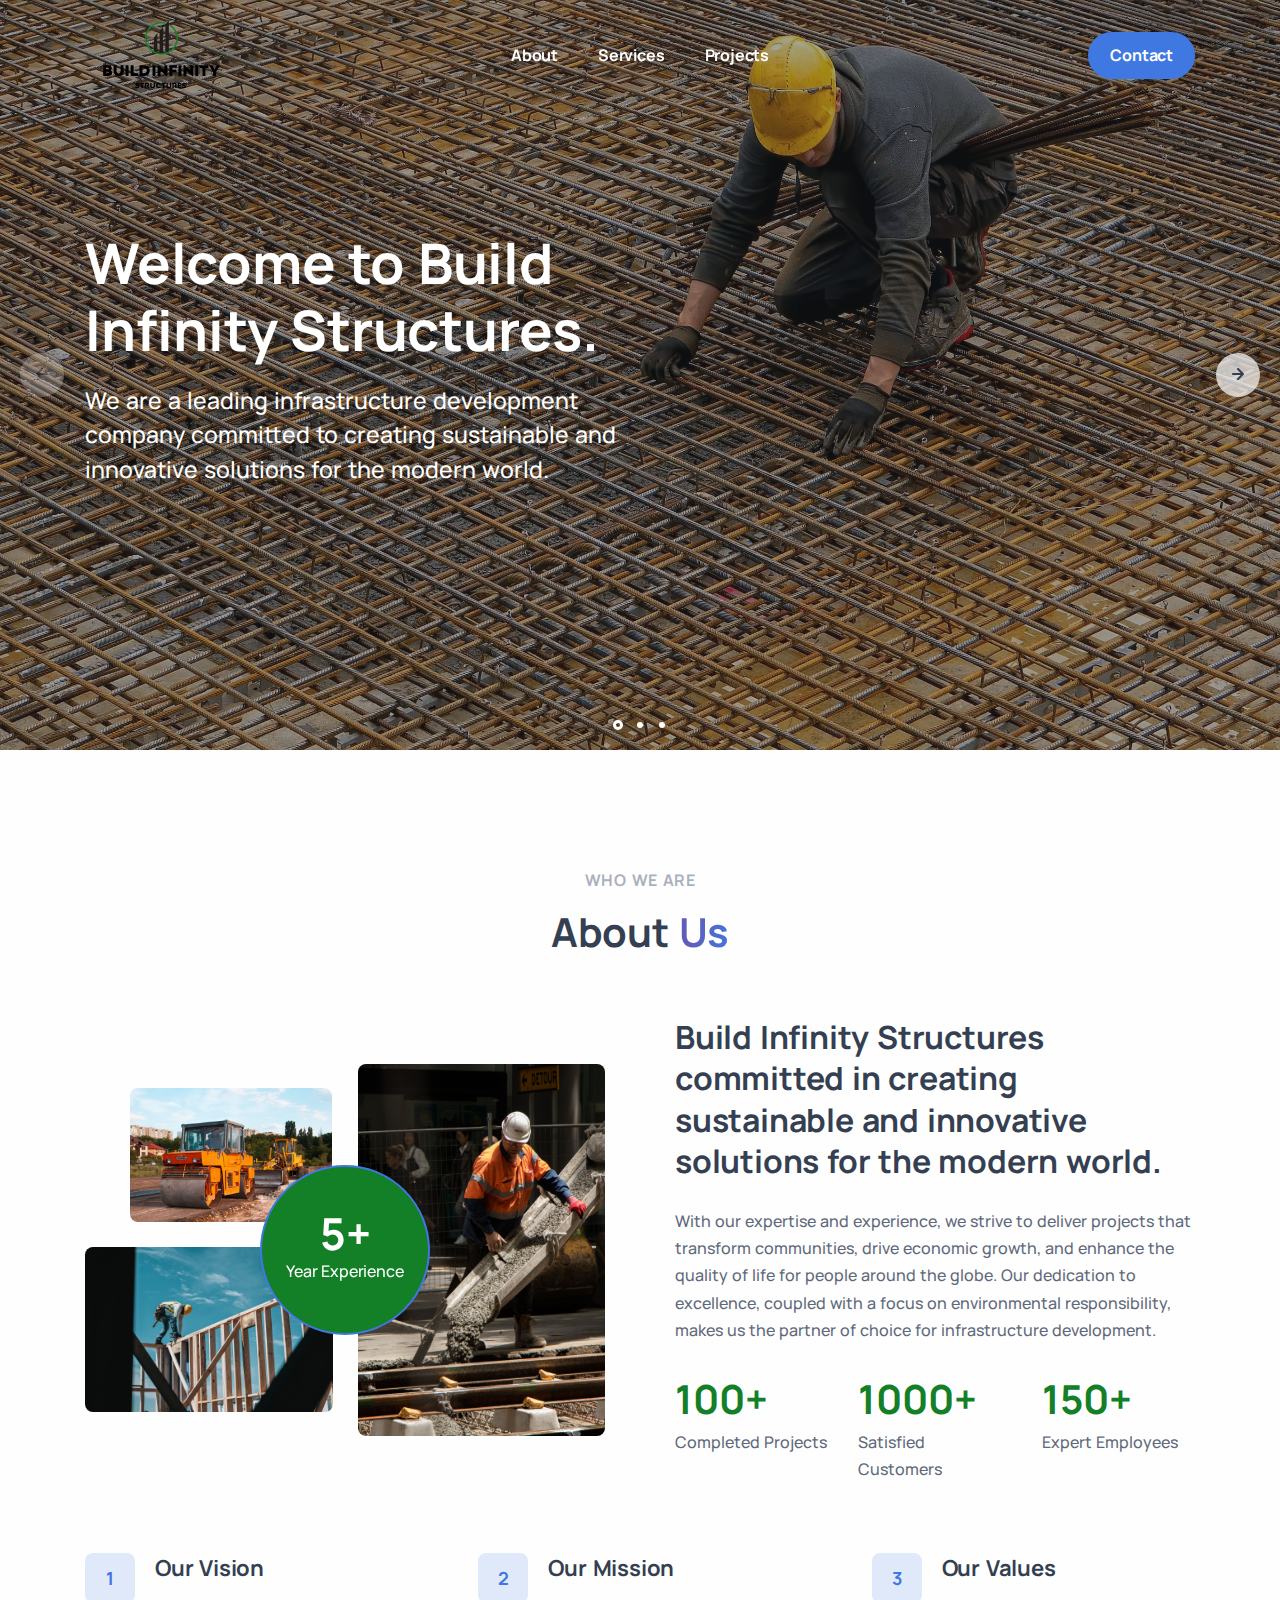
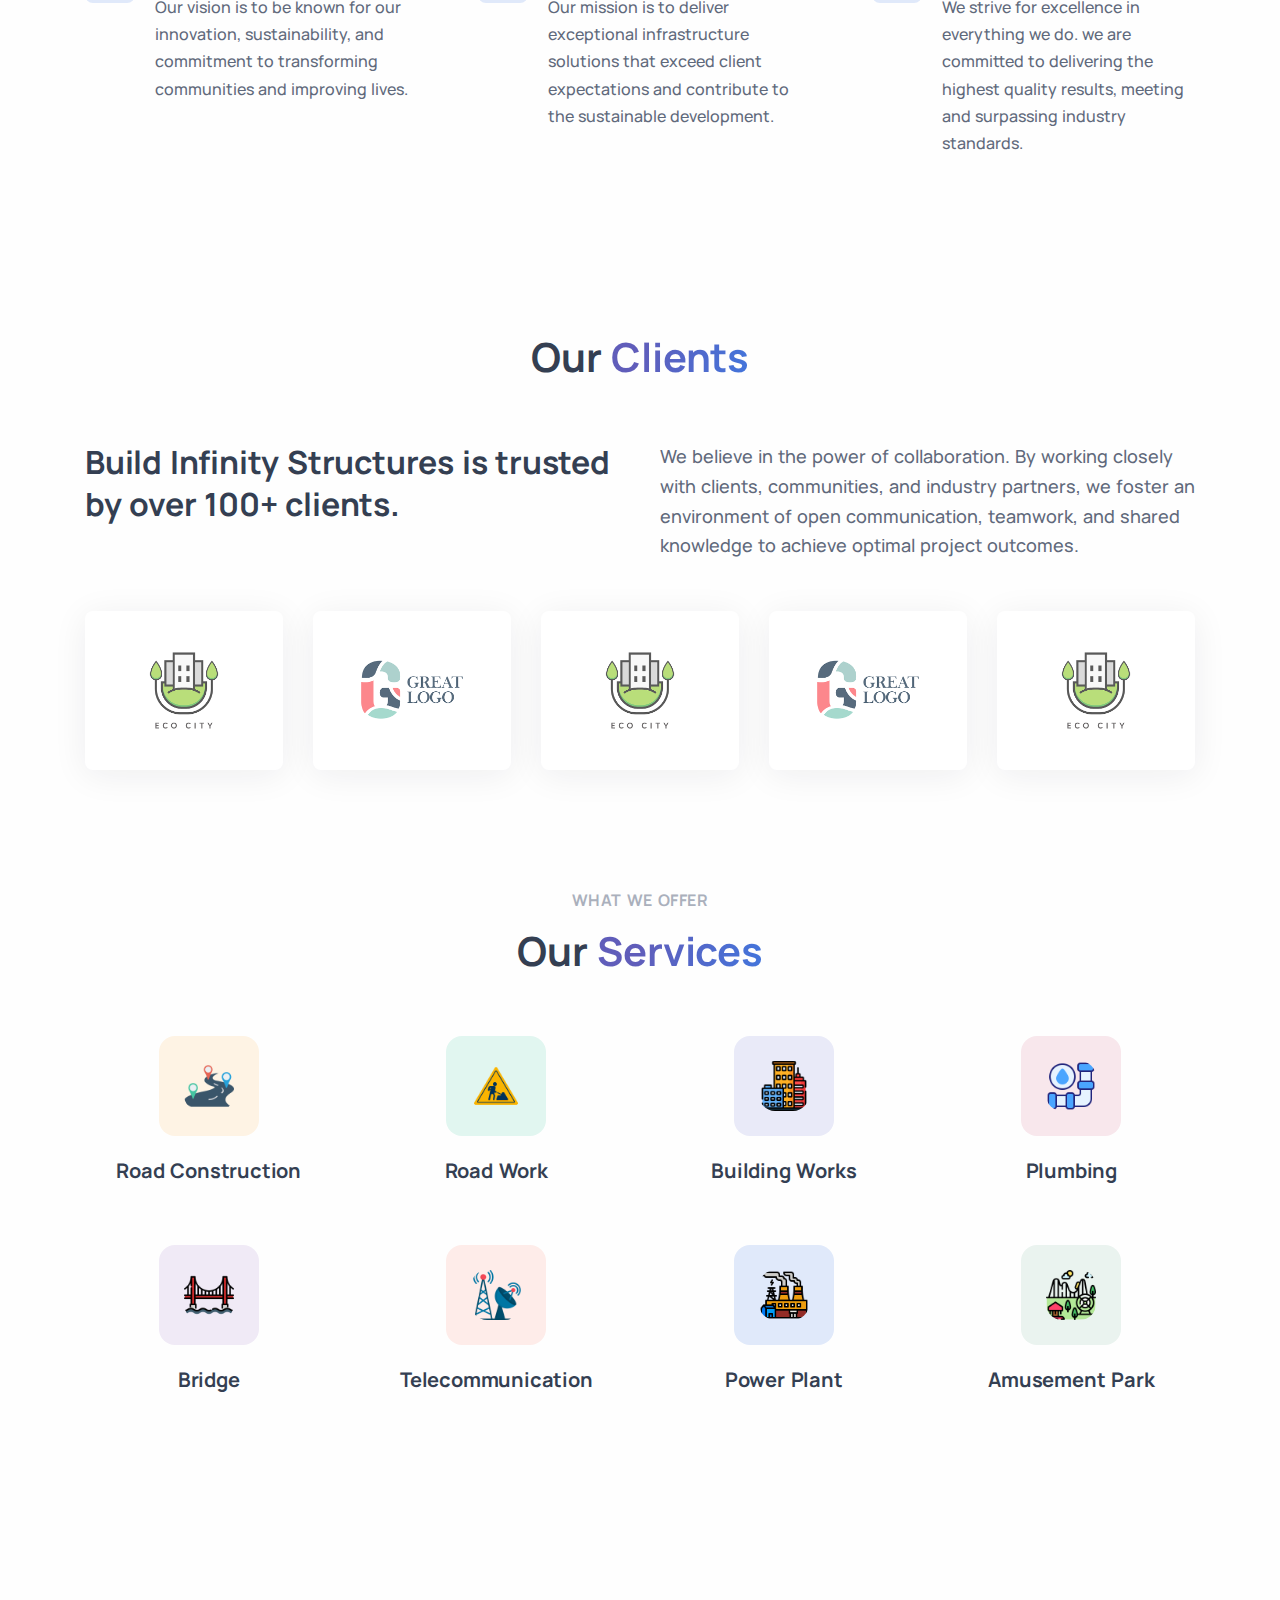
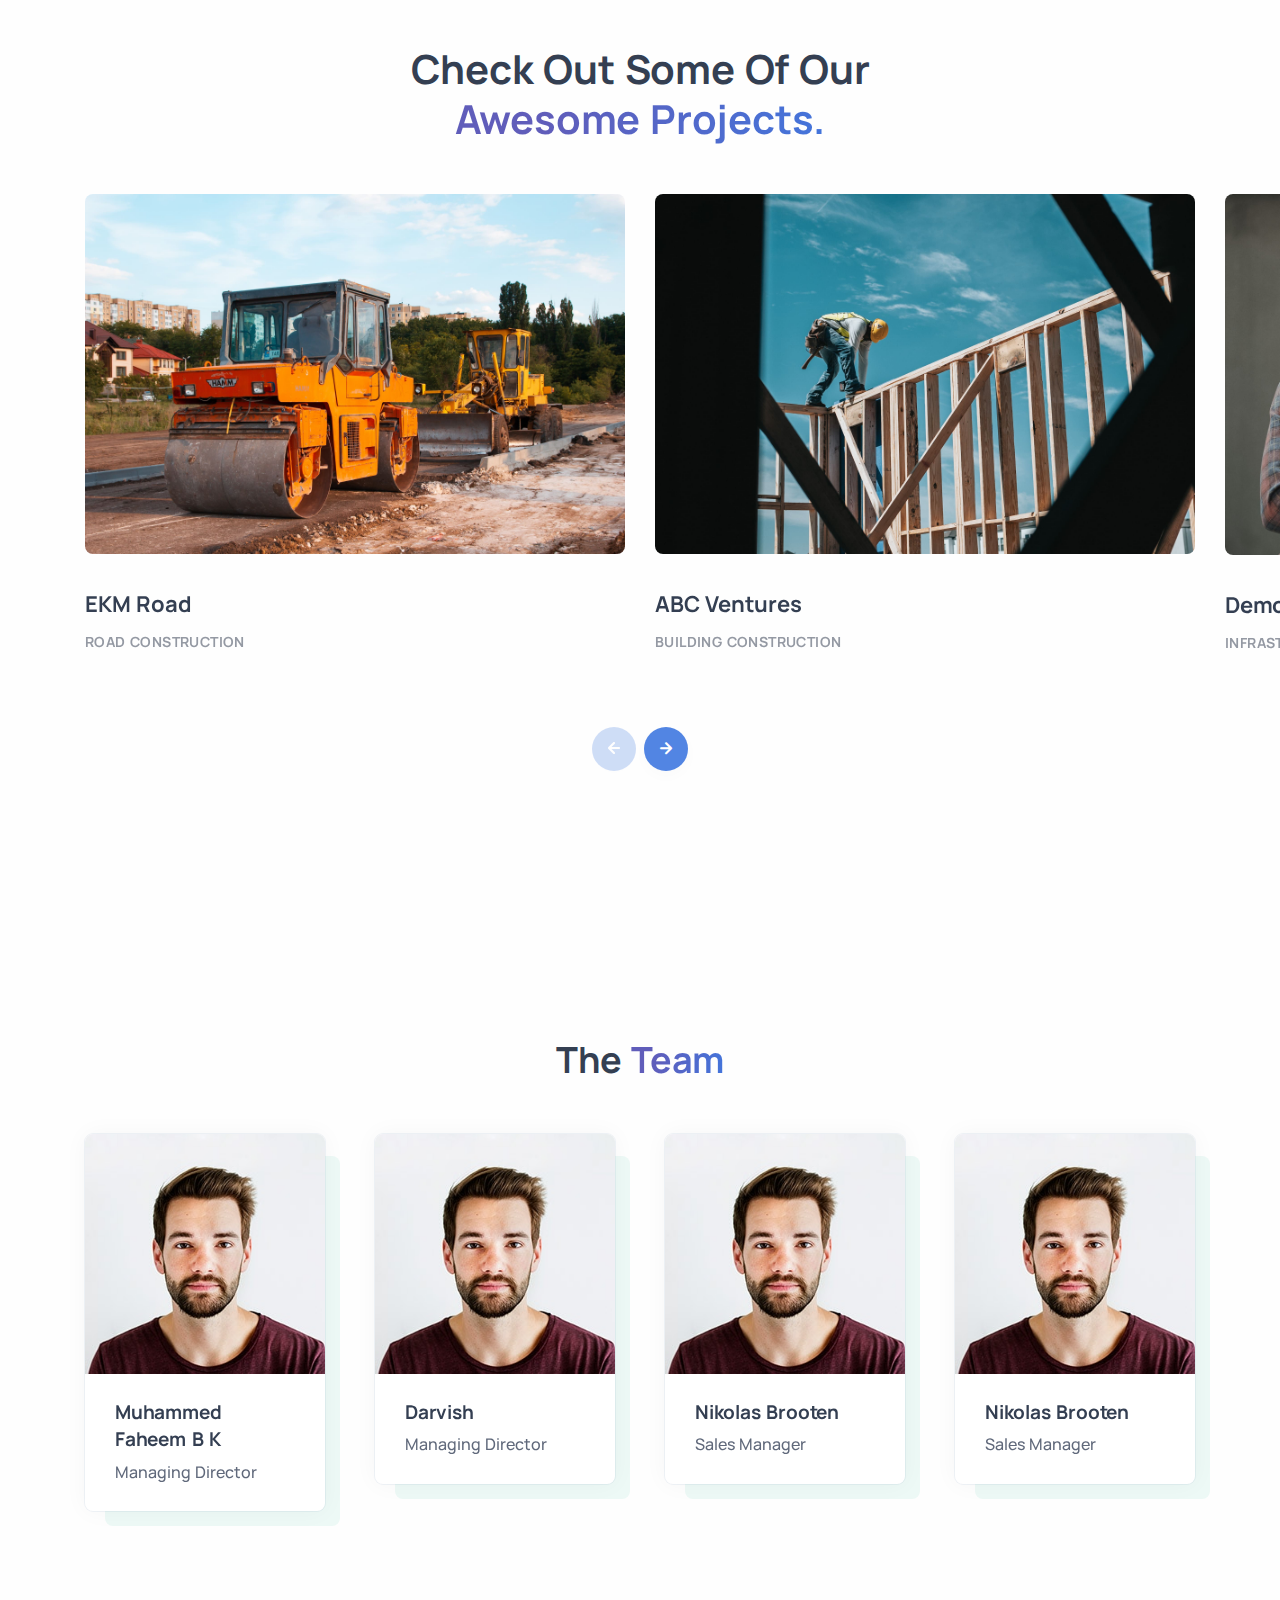
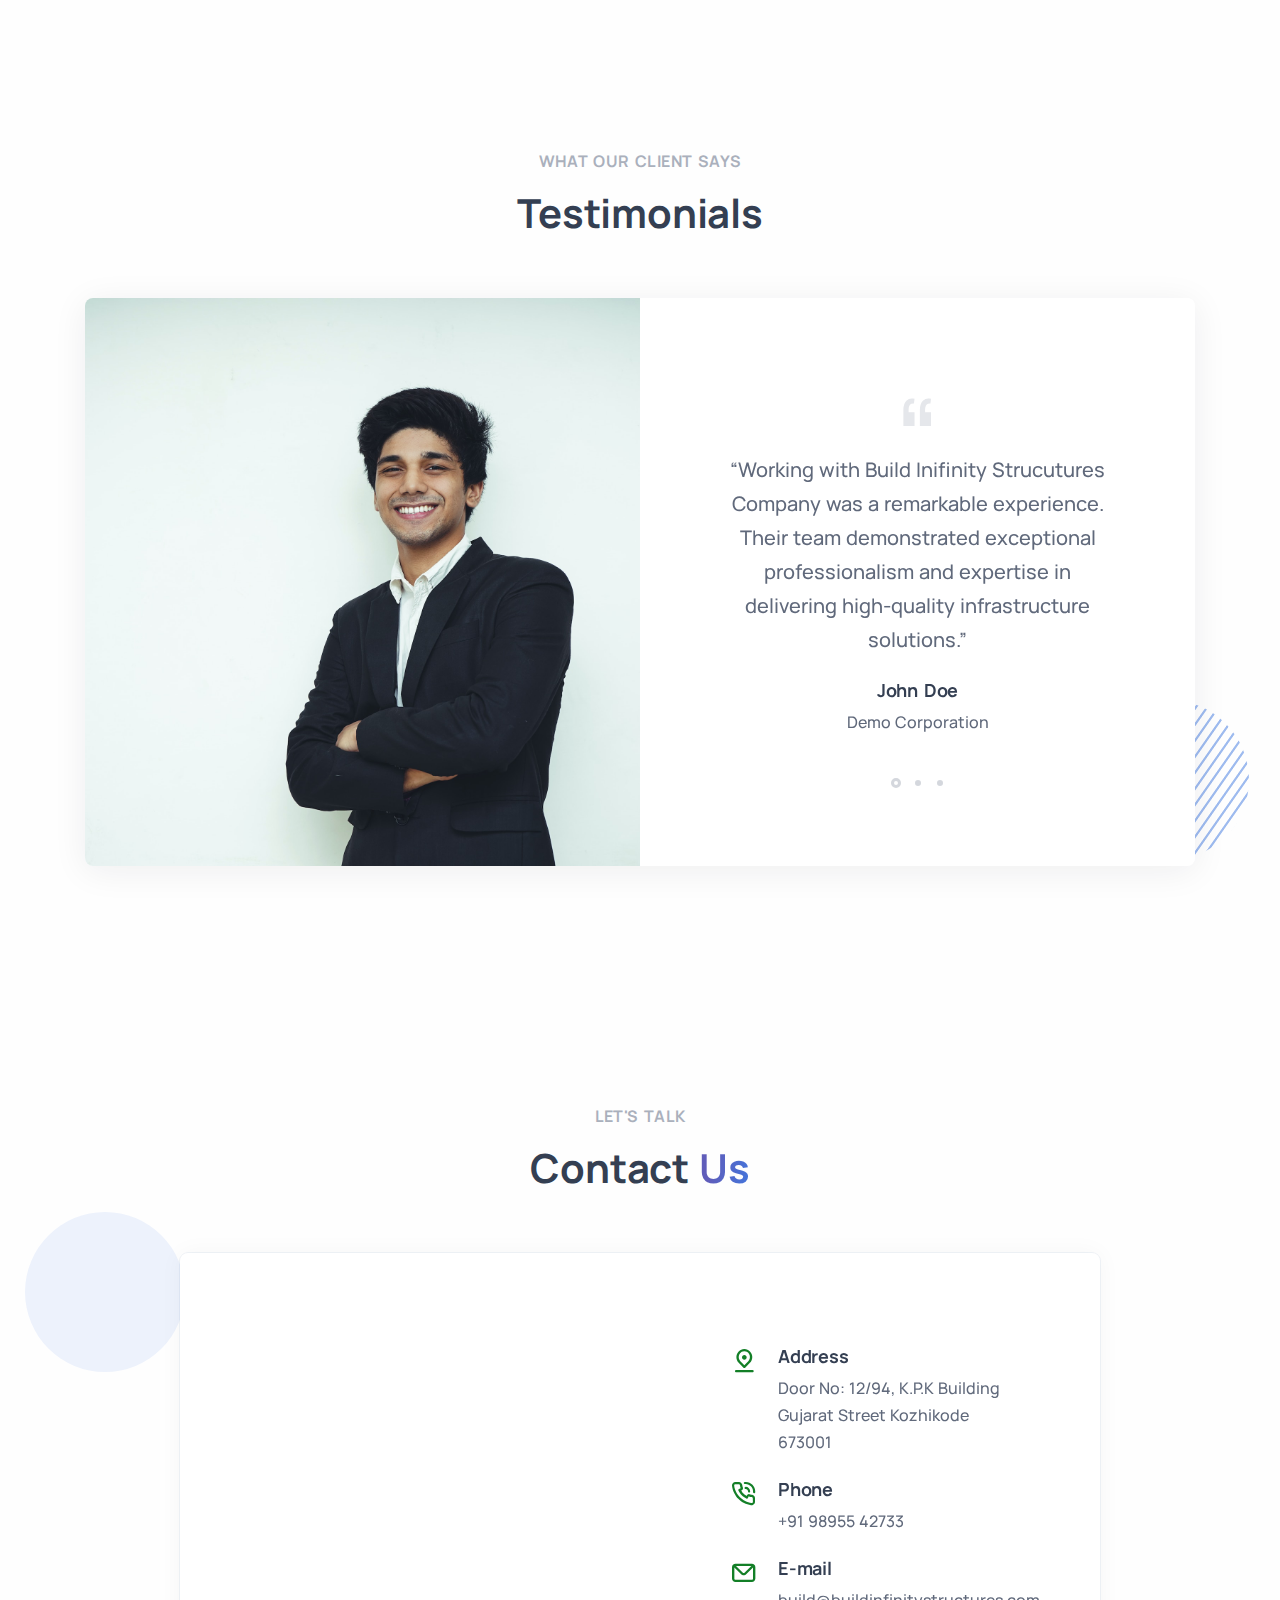
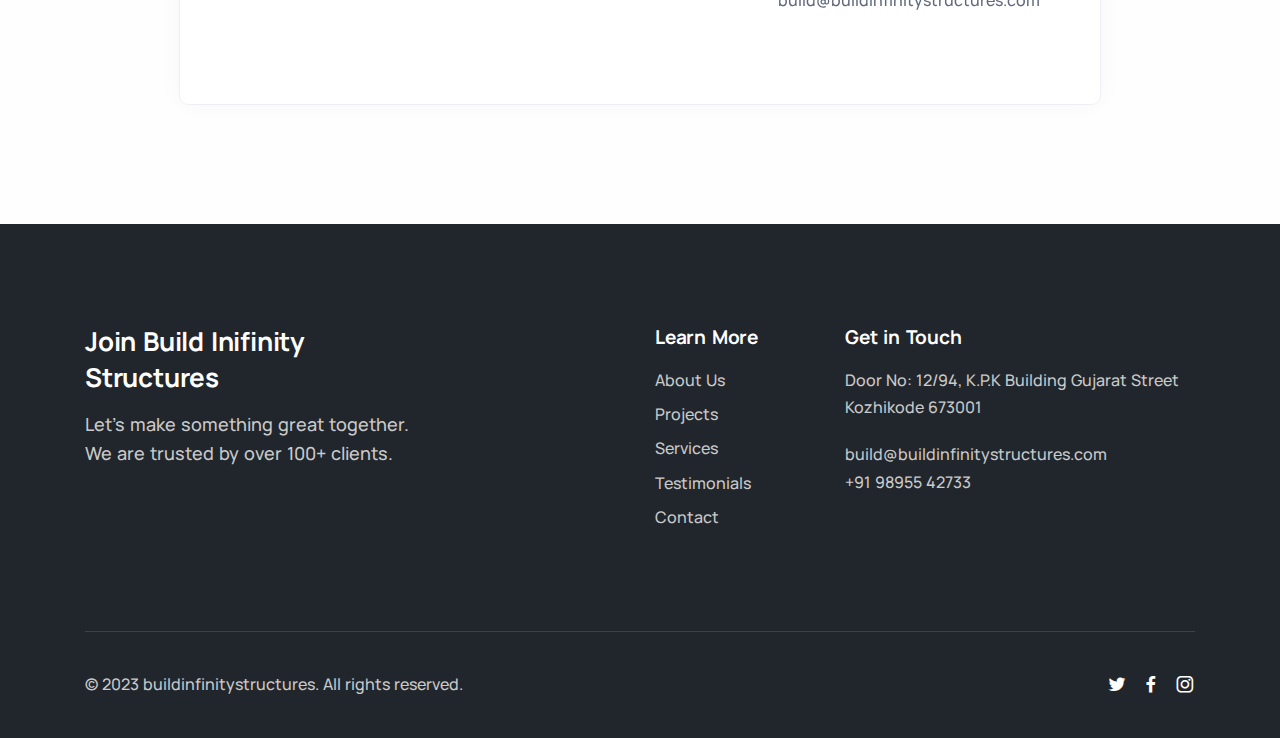
<file: index.html>
<!DOCTYPE html>
<html lang="en">
  <head>
    <meta charset="utf-8" />
    <meta name="viewport" content="width=device-width, initial-scale=1.0" />
    <meta
      name="description"
      content="Build Infinity Structures committed in creating sustainable and innovative solutions for the modern world."
    />
    <meta
      name="keywords"
      content="bootstrap 5, business, corporate, creative, gulp, marketing, minimal, modern, one page, responsive, saas, sass, seo, startup"
    />
    <meta name="author" content="elemis" />
    <title>Build Infinity Structures</title>
    <link rel="shortcut icon" href="./assets/img/favicon.png" />
    <link rel="stylesheet" href="./assets/css/plugins.css" />
    <link rel="stylesheet" href="./assets/css/style.css" />
  </head>

  <body>
    <div class="content-wrapper">
      <header class="wrapper bg-soft-primary">
        <nav
          class="navbar navbar-expand-lg center-nav transparent position-absolute navbar-dark caret-none"
        >
          <div class="container flex-lg-row flex-nowrap align-items-center">
            <div class="navbar-brand w-100">
              <a href="./index.html">
                <div class="buildin-nav-logo-wrapper">
                  <img
                    class="logo-dark"
                    src="./assets/img/build-inf-logo.svg"
                    alt=""
                  />
                </div>
                <div class="buildin-nav-logo-wrapper">
                  <img
                    class="logo-light"
                    src="./assets/img/build-inf-logo.svg"
                    alt=""
                  />
                </div>
              </a>
            </div>
            <div
              class="navbar-collapse offcanvas offcanvas-nav offcanvas-start"
            >
              <div class="offcanvas-header d-lg-none">
                <!-- <h3 class="text-white fs-30 mb-0">buildinfinitystructures</h3> -->
                <button
                  type="button"
                  class="btn-close btn-close-white"
                  data-bs-dismiss="offcanvas"
                  aria-label="Close"
                ></button>
              </div>
              <div class="offcanvas-body ms-lg-auto d-flex flex-column h-100">
                <ul class="navbar-nav">
                  <!-- <li class="nav-item dropdown">
                    <a
                      class="nav-link dropdown-toggle"
                      href="#"
                      data-bs-toggle="dropdown"
                      >Pages</a
                    >
                    <ul class="dropdown-menu">
                      <li class="dropdown dropdown-submenu dropend">
                        <a
                          class="dropdown-item dropdown-toggle"
                          href="#"
                          data-bs-toggle="dropdown"
                          >Services</a
                        >
                        <ul class="dropdown-menu">
                          <li class="nav-item">
                            <a class="dropdown-item" href="./services.html"
                              >Services I</a
                            >
                          </li>
                          <li class="nav-item">
                            <a class="dropdown-item" href="./services2.html"
                              >Services II</a
                            >
                          </li>
                        </ul>
                      </li>
                      <li class="dropdown dropdown-submenu dropend">
                        <a
                          class="dropdown-item dropdown-toggle"
                          href="#"
                          data-bs-toggle="dropdown"
                          >About</a
                        >
                        <ul class="dropdown-menu">
                          <li class="nav-item">
                            <a class="dropdown-item" href="./about.html"
                              >About I</a
                            >
                          </li>
                          <li class="nav-item">
                            <a class="dropdown-item" href="./about2.html"
                              >About II</a
                            >
                          </li>
                        </ul>
                      </li>
                      <li class="dropdown dropdown-submenu dropend">
                        <a
                          class="dropdown-item dropdown-toggle"
                          href="#"
                          data-bs-toggle="dropdown"
                          >Shop</a
                        >
                        <ul class="dropdown-menu">
                          <li class="nav-item">
                            <a class="dropdown-item" href="./shop.html"
                              >Shop I</a
                            >
                          </li>
                          <li class="nav-item">
                            <a class="dropdown-item" href="./shop2.html"
                              >Shop II</a
                            >
                          </li>
                          <li class="nav-item">
                            <a class="dropdown-item" href="./shop-product.html"
                              >Product Page</a
                            >
                          </li>
                          <li class="nav-item">
                            <a class="dropdown-item" href="./shop-cart.html"
                              >Shopping Cart</a
                            >
                          </li>
                          <li class="nav-item">
                            <a class="dropdown-item" href="./shop-checkout.html"
                              >Checkout</a
                            >
                          </li>
                        </ul>
                      </li>
                      <li class="dropdown dropdown-submenu dropend">
                        <a
                          class="dropdown-item dropdown-toggle"
                          href="#"
                          data-bs-toggle="dropdown"
                          >Contact</a
                        >
                        <ul class="dropdown-menu">
                          <li class="nav-item">
                            <a class="dropdown-item" href="./contact.html"
                              >Contact I</a
                            >
                          </li>
                          <li class="nav-item">
                            <a class="dropdown-item" href="./contact2.html"
                              >Contact II</a
                            >
                          </li>
                          <li class="nav-item">
                            <a class="dropdown-item" href="./contact3.html"
                              >Contact III</a
                            >
                          </li>
                        </ul>
                      </li>
                      <li class="dropdown dropdown-submenu dropend">
                        <a
                          class="dropdown-item dropdown-toggle"
                          href="#"
                          data-bs-toggle="dropdown"
                          >Career</a
                        >
                        <ul class="dropdown-menu">
                          <li class="nav-item">
                            <a class="dropdown-item" href="./career.html"
                              >Job Listing I</a
                            >
                          </li>
                          <li class="nav-item">
                            <a class="dropdown-item" href="./career2.html"
                              >Job Listing II</a
                            >
                          </li>
                          <li class="nav-item">
                            <a class="dropdown-item" href="./career-job.html"
                              >Job Description</a
                            >
                          </li>
                        </ul>
                      </li>
                      <li class="dropdown dropdown-submenu dropend">
                        <a
                          class="dropdown-item dropdown-toggle"
                          href="#"
                          data-bs-toggle="dropdown"
                          >Utility</a
                        >
                        <ul class="dropdown-menu">
                          <li class="nav-item">
                            <a class="dropdown-item" href="./404.html"
                              >404 Not Found</a
                            >
                          </li>
                          <li class="nav-item">
                            <a class="dropdown-item" href="./page-loader.html"
                              >Page Loader</a
                            >
                          </li>
                          <li class="nav-item">
                            <a class="dropdown-item" href="./signin.html"
                              >Sign In I</a
                            >
                          </li>
                          <li class="nav-item">
                            <a class="dropdown-item" href="./signin2.html"
                              >Sign In II</a
                            >
                          </li>
                          <li class="nav-item">
                            <a class="dropdown-item" href="./signup.html"
                              >Sign Up I</a
                            >
                          </li>
                          <li class="nav-item">
                            <a class="dropdown-item" href="./signup2.html"
                              >Sign Up II</a
                            >
                          </li>
                          <li class="nav-item">
                            <a class="dropdown-item" href="./terms.html"
                              >Terms</a
                            >
                          </li>
                        </ul>
                      </li>
                      <li class="nav-item">
                        <a class="dropdown-item" href="./pricing.html"
                          >Pricing</a
                        >
                      </li>
                      <li class="nav-item">
                        <a class="dropdown-item" href="./onepage.html"
                          >One Page</a
                        >
                      </li>
                    </ul>
                  </li> -->
                  <li class="nav-item">
                    <a class="nav-link" href="#about-us">About</a>
                  </li>
                  <li class="nav-item">
                    <a class="nav-link" href="#services">Services</a>
                  </li>
                  <li class="nav-item">
                    <a class="nav-link" href="#projects">Projects</a>
                  </li>
                  <!-- <li class="nav-item">
                    <a class="nav-link" href="#projects">Projects</a>
                  </li> -->
                  <!-- <li class="nav-item dropdown">
                    <a
                      class="nav-link dropdown-toggle"
                      href="#"
                      data-bs-toggle="dropdown"
                      >Projects</a
                    >
                  </li> -->
                </ul>
                <!-- /.navbar-nav -->
                <div class="offcanvas-footer d-lg-none">
                  <div>
                    <a
                      href="mailto:build@buildinfinitystructures.com"
                      class="link-inverse"
                      >build@buildinfinitystructures.com</a
                    >
                    <br />
                    +91 98955 42733 <br />
                    <nav class="nav social social-white mt-4">
                      <a href="#"><i class="uil uil-twitter"></i></a>
                      <a href="#"><i class="uil uil-facebook-f"></i></a>
                      <!-- <a href="#"><i class="uil uil-dribbble"></i></a> -->
                      <a href="#"><i class="uil uil-instagram"></i></a>
                      <!-- <a href="#"><i class="uil uil-youtube"></i></a> -->
                    </nav>
                    <!-- /.social -->
                  </div>
                </div>
                <!-- /.offcanvas-footer -->
              </div>
              <!-- /.offcanvas-body -->
            </div>
            <!-- /.navbar-collapse -->
            <div class="navbar-other w-100 d-flex ms-auto">
              <ul class="navbar-nav flex-row align-items-center ms-auto">
                <!-- <li class="nav-item">
                  <a
                    class="nav-link"
                    data-bs-toggle="offcanvas"
                    data-bs-target="#offcanvas-info"
                    ><i class="uil uil-info-circle"></i
                  ></a>
                </li> -->
                <li class="nav-item d-none d-md-block">
                  <a
                    href="#contact-us"
                    class="btn btn-sm btn-primary rounded-pill"
                    >Contact</a
                  >
                </li>
                <li class="nav-item d-lg-none">
                  <button class="hamburger offcanvas-nav-btn">
                    <span></span>
                  </button>
                </li>
              </ul>
            </div>
            <!-- /.navbar-other -->
          </div>
          <!-- /.container -->
        </nav>
        <!-- /.navbar -->
        <div
          class="offcanvas offcanvas-end text-inverse"
          id="offcanvas-info"
          data-bs-scroll="true"
        >
          <div class="offcanvas-header">
            <h3 class="text-white fs-30 mb-0">buildinfinitystructures</h3>
            <button
              type="button"
              class="btn-close btn-close-white"
              data-bs-dismiss="offcanvas"
              aria-label="Close"
            ></button>
          </div>
          <div class="offcanvas-body pb-6">
            <div class="widget mb-8">
              <p>
                buildinfinitystructures is a multipurpose HTML5 template with
                various layouts which will be a great solution for your
                business.
              </p>
            </div>
            <!-- /.widget -->
            <div class="widget mb-8">
              <h4 class="widget-title text-white mb-3">Contact Info</h4>
              <address>
                Moonshine St. 14/05 <br />
                Light City, London
              </address>
              <a href="mailto:first.last@email.com">info@email.com</a><br />
              00 (123) 456 78 90
            </div>
            <!-- /.widget -->
            <div class="widget mb-8">
              <h4 class="widget-title text-white mb-3">Learn More</h4>
              <ul class="list-unstyled">
                <li><a href="#">Our Story</a></li>
                <li><a href="#">Terms of Use</a></li>
                <li><a href="#">Privacy Policy</a></li>
                <li><a href="#">Contact Us</a></li>
              </ul>
            </div>
            <!-- /.widget -->
            <div class="widget">
              <h4 class="widget-title text-white mb-3">Follow Us</h4>
              <nav class="nav social social-white">
                <a href="#"><i class="uil uil-twitter"></i></a>
                <a href="#"><i class="uil uil-facebook-f"></i></a>
                <a href="#"><i class="uil uil-dribbble"></i></a>
                <a href="#"><i class="uil uil-instagram"></i></a>
                <a href="#"><i class="uil uil-youtube"></i></a>
              </nav>
              <!-- /.social -->
            </div>
            <!-- /.widget -->
          </div>
          <!-- /.offcanvas-body -->
        </div>
        <!-- /.offcanvas -->
      </header>
      <!-- /header -->
      <section class="wrapper bg-dark">
        <div
          class="swiper-container swiper-hero dots-over"
          data-margin="0"
          data-autoplay="true"
          data-autoplaytime="7000"
          data-nav="true"
          data-dots="true"
          data-items="1"
        >
          <div class="swiper">
            <div class="swiper-wrapper">
              <div
                class="swiper-slide bg-overlay bg-overlay-400 bg-dark bg-image"
                data-image-src="./assets/img/infra-img/infra-3.jpg"
              >
                <div class="container h-100">
                  <div class="row h-100">
                    <div
                      class="col-md-10 offset-md-1 col-lg-7 offset-lg-0 col-xl-6 col-xxl-5 text-center text-lg-start justify-content-center align-self-center align-items-start buildin-swiper-slider-text-wrapper"
                    >
                      <h2
                        class="display-1 fs-56 mb-4 text-white animate__animated animate__slideInDown animate__delay-1s"
                      >
                        Welcome to Build Infinity Structures.
                      </h2>
                      <p
                        class="lead fs-23 lh-sm mb-7 text-white animate__animated animate__slideInRight animate__delay-2s"
                      >
                        We are a leading infrastructure development company
                        committed to creating sustainable and innovative
                        solutions for the modern world.
                      </p>
                      <div
                        class="animate__animated animate__slideInUp animate__delay-3s"
                      >
                        <!-- <a
                          href="#"
                          class="btn btn-lg btn-outline-white rounded-pill"
                          >Read More</a
                        > -->
                      </div>
                    </div>
                    <!--/column -->
                  </div>
                  <!--/.row -->
                </div>
                <!--/.container -->
              </div>
              <!--/.swiper-slide -->
              <div
                class="swiper-slide bg-overlay bg-overlay-400 bg-dark bg-image"
                data-image-src="./assets/img/infra-img/infra-4.jpg"
              >
                <div class="container h-100">
                  <div class="row h-100">
                    <div
                      class="col-md-11 col-lg-8 col-xl-7 col-xxl-6 mx-auto text-center justify-content-center align-self-center buildin-swiper-slider-text-wrapper"
                    >
                      <h2
                        class="display-1 fs-56 mb-4 text-white animate__animated animate__slideInDown animate__delay-1s"
                      >
                        We are trusted by 100's of customers.
                      </h2>
                      <p
                        class="lead fs-23 lh-sm mb-7 text-white animate__animated animate__slideInRight animate__delay-2s"
                      >
                        We offer comprehensive project planning and design
                        services, ensuring that every aspect of your
                        infrastructure project is carefully considered and
                        optimized for success.
                      </p>
                      <div
                        class="animate__animated animate__slideInUp animate__delay-3s"
                      >
                        <a
                          href="./assets/media/movie.mp4"
                          class="btn btn-circle btn-white btn-play ripple mx-auto mb-5"
                          data-glightbox
                          ><i class="icn-caret-right"></i
                        ></a>
                      </div>
                    </div>
                    <!--/column -->
                  </div>
                  <!--/.row -->
                </div>
                <!--/.container -->
              </div>
              <!--/.swiper-slide -->
              <div
                class="swiper-slide bg-overlay bg-overlay-400 bg-dark bg-image"
                data-image-src="./assets/img/infra-img/infra-7.jpg"
              >
                <div class="container h-100">
                  <div class="row h-100">
                    <div
                      class="col-md-10 offset-md-1 col-lg-7 offset-lg-5 col-xl-6 offset-xl-6 col-xxl-5 offset-xxl-6 text-center text-lg-start justify-content-center align-self-center align-items-start buildin-swiper-slider-text-wrapper"
                    >
                      <h2
                        class="display-1 fs-56 mb-4 text-white animate__animated animate__slideInDown animate__delay-1s"
                      >
                        Known for Commitment to Quality
                      </h2>
                      <p
                        class="lead fs-23 lh-sm mb-7 text-white animate__animated animate__slideInRight animate__delay-2s"
                      >
                        We have an unwavering commitment to delivering
                        exceptional quality in every aspect of our work.
                      </p>
                      <div
                        class="animate__animated animate__slideInUp animate__delay-3s"
                      >
                        <a
                          href="#"
                          class="btn btn-lg btn-outline-white rounded-pill"
                          >Contact Us</a
                        >
                      </div>
                    </div>
                    <!--/column -->
                  </div>
                  <!--/.row -->
                </div>
                <!--/.container -->
              </div>
              <!--/.swiper-slide -->
            </div>
            <!--/.swiper-wrapper -->
          </div>
          <!-- /.swiper -->
        </div>
        <!-- /.swiper-container -->
      </section>

      <section id="about-us" class="wrapper bg-light">
        <div class="container pt-14 pt-md-16">
          <div class="row text-center">
            <div class="col-lg-10 col-xl-9 col-xxl-8 mx-auto position-relative">
              <h2 class="fs-16 text-uppercase text-muted mb-3">Who We Are</h2>
              <h3 class="display-3 mb-11 px-lg-5 px-xl-0 px-xxl-3">
                About
                <span class="text-gradient gradient-7">Us</span>
              </h3>
            </div>
            <!-- /column -->
          </div>
          <div class="row gx-lg-8 gx-xl-12 gy-12 align-items-center">
            <div class="col-lg-6 position-relative">
              <div
                class="btn btn-circle btn-primary pe-none position-absolute counter-wrapper flex-column d-none d-md-flex"
                style="
                  top: 50%;
                  left: 50%;
                  transform: translate(-50%, -50%);
                  width: 170px;
                  height: 170px;
                  background: #137f27;
                "
              >
                <h3 class="text-white mb-1 mt-n2">
                  <span class="counter counter-lg">5+</span>
                </h3>
                <p>Year Experience</p>
              </div>
              <div class="row gx-md-5 gy-5 align-items-center">
                <div class="col-md-6">
                  <div class="row gx-md-5 gy-5">
                    <div class="col-md-10 offset-md-2">
                      <figure class="rounded">
                        <img src="./assets/img/infra-img/infra-5.jpg" alt="" />
                      </figure>
                    </div>
                    <!--/column -->
                    <div class="col-md-12">
                      <figure class="rounded">
                        <img src="./assets/img/infra-img/infra-1.jpg" alt="" />
                      </figure>
                    </div>
                    <!--/column -->
                  </div>
                  <!--/.row -->
                </div>
                <!--/column -->
                <div class="col-md-6">
                  <figure class="rounded">
                    <img src="./assets/img/infra-img/infra-8.jpg" alt="" />
                  </figure>
                </div>
                <!--/column -->
              </div>
              <!--/.row -->
            </div>
            <!--/column -->
            <div class="col-lg-6">
              <!-- <img
                src="./assets/img/icons/lineal/handshake.svg"
                class="svg-inject icon-svg icon-svg-md mb-4"
                alt=""
              /> -->
              <h3 class="display-5 mb-5">
                Build Infinity Structures committed in creating sustainable and
                innovative solutions for the modern world.
              </h3>
              <p class="mb-7">
                With our expertise and experience, we strive to deliver projects
                that transform communities, drive economic growth, and enhance
                the quality of life for people around the globe. Our dedication
                to excellence, coupled with a focus on environmental
                responsibility, makes us the partner of choice for
                infrastructure development.
              </p>
              <div class="row counter-wrapper gy-6">
                <div class="col-md-4">
                  <h3 class="counter text-primary">100+</h3>
                  <p>Completed Projects</p>
                </div>
                <!--/column -->
                <div class="col-md-4">
                  <h3 class="counter text-primary">1000+</h3>
                  <p>Satisfied Customers</p>
                </div>
                <!--/column -->
                <div class="col-md-4">
                  <h3 class="counter text-primary">150+</h3>
                  <p>Expert Employees</p>
                </div>
                <!--/column -->
              </div>
              <!--/.row -->
            </div>
            <!--/column -->
          </div>
          <!--/.row -->
          <div
            class="row gx-lg-8 gx-xl-12 gy-6 mb-7 mb-md-9 buildin-vision-mission-wrapper"
          >
            <div class="col-lg-4">
              <div class="d-flex flex-row">
                <div>
                  <div
                    class="icon btn btn-block pe-none btn-soft-primary me-4 w-10 h-10"
                  >
                    <span class="number fs-18">1</span>
                  </div>
                </div>
                <div>
                  <h3>Our Vision</h3>
                  <p class="mb-2">
                    Our vision is to be known for our innovation,
                    sustainability, and commitment to transforming communities
                    and improving lives.
                  </p>
                </div>
              </div>
            </div>
            <!--/column -->
            <div class="col-lg-4">
              <div class="d-flex flex-row">
                <div>
                  <div
                    class="icon btn btn-block pe-none btn-soft-primary me-4 w-10 h-10"
                  >
                    <span class="number fs-18">2</span>
                  </div>
                </div>
                <div>
                  <h3>Our Mission</h3>
                  <p class="mb-2">
                    Our mission is to deliver exceptional infrastructure
                    solutions that exceed client expectations and contribute to
                    the sustainable development.
                  </p>
                </div>
              </div>
            </div>
            <!--/column -->
            <div class="col-lg-4">
              <div class="d-flex flex-row">
                <div>
                  <div
                    class="icon btn btn-block pe-none btn-soft-primary me-4 w-10 h-10"
                  >
                    <span class="number fs-18">3</span>
                  </div>
                </div>
                <div>
                  <h3>Our Values</h3>
                  <p class="mb-2">
                    We strive for excellence in everything we do. we are
                    committed to delivering the highest quality results, meeting
                    and surpassing industry standards.
                  </p>
                </div>
              </div>
            </div>
            <!--/column -->
          </div>
          <!--/.row -->
        </div>
        <!-- /.container -->
      </section>
      <!-- /section -->

      <!-- Our Clients -->
      <section id="clients" class="wrapper bg-light">
        <div class="container pt-14 pt-md-16">
          <div class="row d-flex justify-content-center align-items-center">
            <h3
              class="display-3 mb-11 px-lg-5 px-xl-0 px-xxl-3 d-flex justify-content-center"
            >
              Our
              <span class="text-gradient gradient-7">&nbsp;Clients</span>
            </h3>
          </div>
          <!-- <h2 class="fs-15 text-uppercase text-muted mb-3">Our Clients</h2> -->
          <div class="row gx-lg-8 mb-10 gy-5">
            <div class="col-lg-6">
              <h3 class="display-5 mb-0">
                Build Infinity Structures is trusted by over 100+ clients.
              </h3>
            </div>
            <!-- /column -->
            <div class="col-lg-6">
              <p class="lead mb-0">
                We believe in the power of collaboration. By working closely
                with clients, communities, and industry partners, we foster an
                environment of open communication, teamwork, and shared
                knowledge to achieve optimal project outcomes.
              </p>
            </div>
            <!-- /column -->
          </div>
          <!-- /.row -->
          <div
            class="row row-cols-2 row-cols-md-3 row-cols-xl-5 gx-lg-6 gy-6 justify-content-center"
          >
            <div class="col">
              <div class="card shadow-lg h-100 align-items-center">
                <div
                  class="card-body align-items-center d-flex px-3 py-6 p-md-8"
                >
                  <figure class="px-md-3 px-xl-0 px-xxl-3 mb-0">
                    <img src="./assets/img/brands/z3.png" alt="" />
                  </figure>
                </div>
                <!--/.card-body -->
              </div>
              <!--/.card -->
            </div>
            <!--/column -->
            <div class="col">
              <div class="card shadow-lg h-100 align-items-center">
                <div
                  class="card-body align-items-center d-flex px-3 py-6 p-md-8"
                >
                  <figure class="px-md-3 px-xl-0 px-xxl-3 mb-0">
                    <img src="./assets/img/brands/z4.png" alt="" />
                  </figure>
                </div>
                <!--/.card-body -->
              </div>
              <!--/.card -->
            </div>
            <!--/column -->
            <div class="col">
              <div class="card shadow-lg h-100 align-items-center">
                <div
                  class="card-body align-items-center d-flex px-3 py-6 p-md-8"
                >
                  <figure class="px-md-3 px-xl-0 px-xxl-3 mb-0">
                    <img src="./assets/img/brands/z3.png" alt="" />
                  </figure>
                </div>
                <!--/.card-body -->
              </div>
              <!--/.card -->
            </div>
            <!--/column -->
            <div class="col">
              <div class="card shadow-lg h-100 align-items-center">
                <div
                  class="card-body align-items-center d-flex px-3 py-6 p-md-8"
                >
                  <figure class="px-md-3 px-xl-0 px-xxl-3 mb-0">
                    <img src="./assets/img/brands/z4.png" alt="" />
                  </figure>
                </div>
                <!--/.card-body -->
              </div>
              <!--/.card -->
            </div>
            <!--/column -->
            <div class="col">
              <div class="card shadow-lg h-100 align-items-center">
                <div
                  class="card-body align-items-center d-flex px-3 py-6 p-md-8"
                >
                  <figure class="px-md-3 px-xl-0 px-xxl-3 mb-0">
                    <img src="./assets/img/brands/z3.png" alt="" />
                  </figure>
                </div>
                <!--/.card-body -->
              </div>
              <!--/.card -->
            </div>
            <!--/column -->
          </div>
          <!--/.row -->
        </div>
        <!-- /.container -->
      </section>
      <!-- /section -->
      <!-- /Our Clients -->

      <!-- Services -->

      <section id="services" class="wrapper">
        <div class="container py-14 py-md-16">
          <div class="row text-center">
            <div class="col-lg-10 col-xl-9 col-xxl-8 mx-auto position-relative">
              <h2 class="fs-16 text-uppercase text-muted mb-3">
                What We Offer
              </h2>
              <h3 class="display-3 mb-11 px-lg-5 px-xl-0 px-xxl-3">
                Our
                <span class="text-gradient gradient-7">Services</span>
              </h3>
            </div>
            <!-- /column -->
          </div>
          <!-- /.row -->
          <div class="row">
            <div class="col-xxl-11 mx-auto">
              <div class="row gx-md-8 gy-10 text-center">
                <div class="col-md-6 col-lg-3">
                  <div class="svg-bg svg-bg-lg bg-pale-yellow rounded-xl mb-4">
                    <img
                      src="./assets/img/infra-icon/road.png"
                      class="svg-inject icon-svg solid text-navy"
                      alt=""
                    />
                  </div>
                  <h4 class="fs-20">Road Construction</h4>
                </div>
                <!--/column -->
                <div class="col-md-6 col-lg-3">
                  <div class="svg-bg svg-bg-lg bg-pale-green rounded-xl mb-4">
                    <img
                      src="./assets/img/infra-icon/roadwork.png"
                      class="svg-inject icon-svg solid text-navy"
                      alt=""
                    />
                  </div>
                  <h4 class="fs-20">Road Work</h4>
                </div>
                <!--/column -->
                <div class="col-md-6 col-lg-3">
                  <div class="svg-bg svg-bg-lg bg-pale-purple rounded-xl mb-4">
                    <img
                      src="./assets/img/infra-icon/building.png"
                      class="svg-inject icon-svg solid text-navy"
                      alt=""
                    />
                  </div>
                  <h4 class="fs-20">Building Works</h4>
                </div>
                <!--/column -->
                <div class="col-md-6 col-lg-3">
                  <div class="svg-bg svg-bg-lg bg-pale-pink rounded-xl mb-4">
                    <img
                      src="./assets/img/infra-icon/water-pipe.png"
                      class="svg-inject icon-svg solid text-navy"
                      alt=""
                    />
                  </div>
                  <h4 class="fs-20">Plumbing</h4>
                </div>
                <!--/column -->
                <div class="col-md-6 col-lg-3">
                  <div class="svg-bg svg-bg-lg bg-pale-violet rounded-xl mb-4">
                    <img
                      src="./assets/img/infra-icon/golden-gate-bridge.png"
                      class="svg-inject icon-svg solid text-navy"
                      alt=""
                    />
                  </div>
                  <h4 class="fs-20">Bridge</h4>
                </div>
                <!--/column -->
                <div class="col-md-6 col-lg-3">
                  <div class="svg-bg svg-bg-lg bg-pale-orange rounded-xl mb-4">
                    <img
                      src="./assets/img/infra-icon/telecommunication.png"
                      class="svg-inject icon-svg solid text-navy"
                      alt=""
                    />
                  </div>
                  <h4 class="fs-20">Telecommunication</h4>
                </div>
                <!--/column -->
                <div class="col-md-6 col-lg-3">
                  <div class="svg-bg svg-bg-lg bg-pale-blue rounded-xl mb-4">
                    <img
                      src="./assets/img/infra-icon/power-plant.png"
                      class="svg-inject icon-svg solid text-navy"
                      alt=""
                    />
                  </div>
                  <h4 class="fs-20">Power Plant</h4>
                </div>
                <!--/column -->
                <div class="col-md-6 col-lg-3">
                  <div class="svg-bg svg-bg-lg bg-pale-leaf rounded-xl mb-4">
                    <img
                      src="./assets/img/infra-icon/amusement-park.png"
                      class="svg-inject icon-svg solid text-navy"
                      alt=""
                    />
                  </div>
                  <h4 class="fs-20">Amusement Park</h4>
                </div>
                <!--/column -->
              </div>
              <!--/.row -->
            </div>
            <!-- /column -->
          </div>
          <!-- /.row -->
        </div>
        <!-- /.container -->
      </section>
      <!-- /section -->
      <!-- /Services -->

      <!-- Our Works -->

      <section id="projects" class="wrapper bg-light">
        <div class="overflow-hidden">
          <div class="container py-14 py-md-16">
            <div class="row">
              <div class="col-lg-10 col-xl-9 col-xxl-8 mx-auto text-center">
                <!-- <h2 class="fs-16 text-uppercase text-primary mb-3">
                  Latest Projects
                </h2> -->
                <h3 class="display-3 mb-10">
                  Check Out Some Of Our
                  <span class="text-gradient gradient-7">
                    Awesome Projects.</span
                  >
                </h3>
              </div>
              <!-- /column -->
            </div>
            <!-- /.row -->
            <div
              class="swiper-container grid-view nav-bottom nav-color mb-14"
              data-margin="30"
              data-dots="false"
              data-nav="true"
              data-items-md="2"
              data-items-xs="1"
            >
              <div class="swiper overflow-visible">
                <div class="swiper-wrapper">
                  <div class="swiper-slide">
                    <figure class="rounded mb-7">
                      <!-- <a href=""> -->
                      <img src="./assets/img/infra-img/infra-5.jpg" alt="" />
                      <!-- </a> -->
                    </figure>
                    <div
                      class="project-details d-flex justify-content-center flex-column"
                    >
                      <div class="post-header">
                        <h2 class="post-title h3">
                          <!-- <a href="./single-project.html" class="link-dark"> -->
                          EKM Road
                          <!-- </a> -->
                        </h2>
                        <div class="post-category text-ash">
                          Road Construction
                        </div>
                      </div>
                    </div>
                  </div>
                  <div class="swiper-slide">
                    <figure class="rounded mb-7">
                      <!-- <a href="./single-project.html"> -->
                      <img src="./assets/img/infra-img/infra-1.jpg" alt="" />
                      <!-- </a> -->
                    </figure>
                    <div
                      class="project-details d-flex justify-content-center flex-column"
                    >
                      <div class="post-header">
                        <h2 class="post-title h3">
                          <!-- <a href="./single-project.html" class="link-dark"> -->
                          ABC Ventures
                          <!-- </a> -->
                        </h2>
                        <div class="post-category text-ash">
                          Building Construction
                        </div>
                      </div>
                    </div>
                  </div>
                  <div class="swiper-slide">
                    <figure class="rounded mb-7">
                      <!-- <a href=""> -->
                      <img src="./assets/img/infra-img/infra-2.jpg" alt="" />
                      <!-- </a> -->
                    </figure>
                    <div
                      class="project-details d-flex justify-content-center flex-column"
                    >
                      <div class="post-header">
                        <h2 class="post-title h3">
                          <!-- <a href="./single-project.html" class="link-dark"> -->
                          Demo Work 3
                          <!-- </a> -->
                        </h2>
                        <div class="post-category text-ash">
                          Infrastructure Development
                        </div>
                      </div>
                    </div>
                  </div>
                  <div class="swiper-slide">
                    <figure class="rounded mb-7">
                      <!-- <a href="./single-project.html"> -->
                      <img src="./assets/img/infra-img/infra-4.jpg" alt="" />
                      <!-- </a> -->
                    </figure>
                    <div
                      class="project-details d-flex justify-content-center flex-column"
                    >
                      <div class="post-header">
                        <h2 class="post-title h3">
                          <!-- <a href="./single-project.html" class="link-dark"> -->
                          Demo Work 4
                          <!-- </a> -->
                        </h2>
                        <div class="post-category text-ash">
                          Demo Construction
                        </div>
                      </div>
                    </div>
                  </div>
                  <div class="swiper-slide">
                    <figure class="rounded mb-7">
                      <!-- <a href=""> -->
                      <img src="./assets/img/infra-img/infra-5.jpg" alt="" />
                      <!-- </a> -->
                    </figure>
                    <div
                      class="project-details d-flex justify-content-center flex-column"
                    >
                      <div class="post-header">
                        <h2 class="post-title h3">
                          <!-- <a href="./single-project.html" class="link-dark"> -->
                          Demo Work 5
                          <!-- </a> -->
                        </h2>
                        <div class="post-category text-ash">
                          Demo Construction
                        </div>
                      </div>
                    </div>
                  </div>

                  <!-- <div class="swiper-slide">
                    <figure class="rounded mb-7">
                      <a href="./single-project.html"
                        ><img
                          src="./assets/img/photos/sp6.jpg"
                          srcset="./assets/img/photos/sp6@2x.jpg 2x"
                          alt=""
                      /></a>
                    </figure>
                    <div
                      class="project-details d-flex justify-content-center flex-column"
                    >
                      <div class="post-header">
                        <h2 class="post-title h3">
                          <a href="./single-project.html" class="link-dark"
                            >Fringilla Quam Vulputate</a
                          >
                        </h2>
                        <div class="post-category text-ash">Stationary</div>
                      </div>
                    </div>
                  </div> -->
                </div>
                <!--/.swiper-wrapper -->
              </div>
              <!-- /.swiper -->
            </div>
            <!-- /.swiper-container -->
          </div>
          <!-- /.container -->
        </div>
        <!-- /.overflow-hidden -->
      </section>
      <!-- /section -->

      <!-- Our Works -->

      <!-- Our Team -->
      <section id="teams" class="wrapper bg-light">
        <div class="container py-14 py-md-16">
          <div class="row mb-3">
            <div
              class="col-md-10 col-lg-12 col-xl-10 col-xxl-9 mx-auto text-center"
            >
              <!-- <h2 class="fs-15 text-uppercase text-muted mb-3">Our Team</h2> -->
              <h3 class="display-4 mb-7 px-lg-19 px-xl-18">
                The <span class="text-gradient gradient-7"> Team</span>
              </h3>
            </div>
            <!--/column -->
          </div>
          <!--/.row -->
          <div class="row grid-view gx-md-8 gx-xl-10 gy-8 gy-lg-0">
            <div class="col-md-6 col-lg-3">
              <div class="position-relative">
                <div
                  class="shape rounded bg-soft-green rellax d-md-block"
                  data-rellax-speed="0"
                  style="
                    bottom: -0.75rem;
                    right: -0.75rem;
                    width: 98%;
                    height: 98%;
                    z-index: 0;
                  "
                ></div>
                <div class="card">
                  <figure class="card-img-top">
                    <img
                      class="img-fluid"
                      src="./assets/img/avatars/t3.jpg"
                      alt=""
                    />
                  </figure>
                  <div class="card-body px-6 py-5">
                    <h4 class="mb-1">Muhammed Faheem B K</h4>
                    <p class="mb-0">Managing Director</p>
                  </div>
                  <!--/.card-body -->
                </div>
                <!-- /.card -->
              </div>
              <!-- /div -->
            </div>
            <div class="col-md-6 col-lg-3">
              <div class="position-relative">
                <div
                  class="shape rounded bg-soft-green rellax d-md-block"
                  data-rellax-speed="0"
                  style="
                    bottom: -0.75rem;
                    right: -0.75rem;
                    width: 98%;
                    height: 98%;
                    z-index: 0;
                  "
                ></div>
                <div class="card">
                  <figure class="card-img-top">
                    <img
                      class="img-fluid"
                      src="./assets/img/avatars/t3.jpg"
                      alt=""
                    />
                  </figure>
                  <div class="card-body px-6 py-5">
                    <h4 class="mb-1">Darvish</h4>
                    <p class="mb-0">Managing Director</p>
                  </div>
                  <!--/.card-body -->
                </div>
                <!-- /.card -->
              </div>
              <!-- /div -->
            </div>
            <div class="col-md-6 col-lg-3">
              <div class="position-relative">
                <div
                  class="shape rounded bg-soft-green rellax d-md-block"
                  data-rellax-speed="0"
                  style="
                    bottom: -0.75rem;
                    right: -0.75rem;
                    width: 98%;
                    height: 98%;
                    z-index: 0;
                  "
                ></div>
                <div class="card">
                  <figure class="card-img-top">
                    <img
                      class="img-fluid"
                      src="./assets/img/avatars/t3.jpg"
                      alt=""
                    />
                  </figure>
                  <div class="card-body px-6 py-5">
                    <h4 class="mb-1">Nikolas Brooten</h4>
                    <p class="mb-0">Sales Manager</p>
                  </div>
                  <!--/.card-body -->
                </div>
                <!-- /.card -->
              </div>
              <!-- /div -->
            </div>
            <!--/column -->
            <div class="col-md-6 col-lg-3">
              <div class="position-relative">
                <div
                  class="shape rounded bg-soft-green rellax d-md-block"
                  data-rellax-speed="0"
                  style="
                    bottom: -0.75rem;
                    right: -0.75rem;
                    width: 98%;
                    height: 98%;
                    z-index: 0;
                  "
                ></div>
                <div class="card">
                  <figure class="card-img-top">
                    <img
                      class="img-fluid"
                      src="./assets/img/avatars/t3.jpg"
                      alt=""
                    />
                  </figure>
                  <div class="card-body px-6 py-5">
                    <h4 class="mb-1">Nikolas Brooten</h4>
                    <p class="mb-0">Sales Manager</p>
                  </div>
                  <!--/.card-body -->
                </div>
                <!-- /.card -->
              </div>
              <!-- /div -->
            </div>
            <!--/column -->
          </div>
          <!--/.row -->
        </div>
        <!-- /.container -->
      </section>
      <!-- /section -->

      <!-- /Our Team -->

      <!-- Testimonials -->
      <section id="testimonials" class="wrapper bg-light">
        <div class="container py-14 py-md-16">
          <h2
            class="fs-16 text-uppercase text-muted mb-3 d-flex justify-content-center"
          >
            What Our Client Says
          </h2>
          <h3
            class="display-3 mb-11 px-lg-5 px-xl-0 px-xxl-3 d-flex justify-content-center"
          >
            Testimonials
            <!-- <span class="text-gradient gradient-7"></span> -->
          </h3>
          <div class="position-relative">
            <div
              class="shape rounded-circle bg-line primary rellax w-18 h-18"
              data-rellax-speed="1"
              style="top: -2rem; right: -2.7rem; z-index: 0"
            ></div>
            <div
              class="shape rounded-circle bg-soft-primary rellax w-18 h-18"
              data-rellax-speed="1"
              style="bottom: -1rem; left: -3rem; z-index: 0"
            ></div>
            <div class="card shadow-lg">
              <div class="row gx-0">
                <div
                  class="col-lg-6 image-wrapper bg-image bg-cover rounded-top rounded-lg-start"
                  data-image-src="./assets/img/infra-img/boy-hands-fold.jpg"
                ></div>
                <!--/column -->
                <div class="col-lg-6">
                  <div class="p-10 p-md-11 p-lg-13">
                    <div
                      class="swiper-container dots-closer mb-6"
                      data-margin="30"
                      data-dots="true"
                    >
                      <div class="swiper">
                        <div class="swiper-wrapper">
                          <div class="swiper-slide">
                            <blockquote class="icon icon-top fs-lg text-center">
                              <p>
                                “Working with Build Inifinity Strucutures
                                Company was a remarkable experience. Their team
                                demonstrated exceptional professionalism and
                                expertise in delivering high-quality
                                infrastructure solutions.”
                              </p>

                              <p></p>
                              <div
                                class="blockquote-details justify-content-center text-center"
                              >
                                <div class="info ps-0">
                                  <h5 class="mb-1">John Doe</h5>
                                  <p class="mb-0">Demo Corporation</p>
                                </div>
                              </div>
                            </blockquote>
                          </div>
                          <!--/.swiper-slide -->
                          <div class="swiper-slide">
                            <blockquote class="icon icon-top fs-lg text-center">
                              <p>
                                “Build Inifinity Strucutures proved to be a
                                reliable partner for our construction needs.
                                Their attention to detail, efficient project
                                management, and skilled workforce ensured that
                                our infrastructure project was executed
                                flawlessly.”
                              </p>
                              <div
                                class="blockquote-details justify-content-center text-center"
                              >
                                <div class="info ps-0">
                                  <h5 class="mb-1">Cory Zamora</h5>
                                  <p class="mb-0">LMN Technology</p>
                                </div>
                              </div>
                            </blockquote>
                          </div>
                          <!--/.swiper-slide -->
                          <div class="swiper-slide">
                            <blockquote class="icon icon-top fs-lg text-center">
                              <p>
                                “Choosing Build Inifinity Strucutures was the
                                best decision we made for our infrastructure
                                requirements. Their team demonstrated deep
                                industry knowledge and a customer-centric
                                approach.”
                              </p>
                              <div
                                class="blockquote-details justify-content-center text-center"
                              >
                                <div class="info ps-0">
                                  <h5 class="mb-1">Ahammed</h5>
                                  <p class="mb-0">Civil Strategist</p>
                                </div>
                              </div>
                            </blockquote>
                          </div>
                          <!--/.swiper-slide -->
                        </div>
                        <!--/.swiper-wrapper -->
                      </div>
                      <!-- /.swiper -->
                    </div>
                    <!-- /.swiper-container -->
                  </div>
                  <!--/div -->
                </div>
                <!--/column -->
              </div>
              <!--/.row -->
            </div>
            <!-- /.card -->
          </div>
          <!-- /div -->
        </div>
        <!-- /.container -->
      </section>
      <!-- /section -->
      <!-- /Testimonials -->

      <!-- Contact -->
      <section id="contact-us" class="wrapper bg-light">
        <div class="container py-14 py-md-16">
          <div class="row text-center">
            <div class="col-lg-10 col-xl-9 col-xxl-8 mx-auto position-relative">
              <h2 class="fs-16 text-uppercase text-muted mb-3">Let's Talk</h2>
              <h3 class="display-3 mb-11 px-lg-5 px-xl-0 px-xxl-3">
                Contact
                <span class="text-gradient gradient-7"> Us</span>
              </h3>
            </div>
            <!-- /column -->
          </div>
          <div class="row">
            <div class="col-xl-10 mx-auto">
              <div class="card">
                <div class="row gx-0">
                  <div class="col-lg-6 align-self-stretch">
                    <div class="map map-full rounded-top rounded-lg-start">
                      <iframe
                        src="https://www.google.com/maps/embed?pb=!1m18!1m12!1m3!1d1106.0578683288463!2d75.77278543413583!3d11.247767667280206!2m3!1f0!2f0!3f0!3m2!1i1024!2i768!4f13.1!3m3!1m2!1s0x3ba6593d43c04b01%3A0x25b958b1d69ec393!2sGujarati%20St%2C%20Kuttichira%2C%20Kozhikode%2C%20Kerala%20673001!5e0!3m2!1sen!2sin!4v1684211366192!5m2!1sen!2sin"
                        style="width: 100%; height: 100%; border: 0"
                        allowfullscreen
                      ></iframe>
                    </div>
                    <!-- /.map -->
                  </div>
                  <!--/column -->
                  <div class="col-lg-6">
                    <div class="p-10 p-md-11 p-lg-14">
                      <div class="d-flex flex-row">
                        <div>
                          <div class="icon text-primary fs-28 me-4 mt-n1">
                            <i class="uil uil-location-pin-alt"></i>
                          </div>
                        </div>
                        <div class="align-self-start justify-content-start">
                          <h5 class="mb-1">Address</h5>
                          <address>
                            Door No: 12/94, K.P.K Building Gujarat Street
                            Kozhikode 673001
                          </address>
                        </div>
                      </div>
                      <!--/div -->
                      <div class="d-flex flex-row">
                        <div>
                          <div class="icon text-primary fs-28 me-4 mt-n1">
                            <i class="uil uil-phone-volume"></i>
                          </div>
                        </div>
                        <div>
                          <h5 class="mb-1">Phone</h5>
                          <p>
                            +91 98955 42733
                            <!-- <br class="d-none d-md-block" />00 (987) 654 32 10 -->
                          </p>
                        </div>
                      </div>
                      <!--/div -->
                      <div class="d-flex flex-row">
                        <div>
                          <div class="icon text-primary fs-28 me-4 mt-n1">
                            <i class="uil uil-envelope"></i>
                          </div>
                        </div>
                        <div>
                          <h5 class="mb-1">E-mail</h5>
                          <!-- <p class="mb-0">
                            <a
                              href="mailto:buildinfinitystructures@email.com"
                              class="link-body"
                              >buildinfinitystructures@email.com</a
                            >
                          </p> -->
                          <p class="mb-0">
                            <a
                              href="mailto:build@buildinfinitystructures.com"
                              class="link-body"
                              >build@buildinfinitystructures.com</a
                            >
                          </p>
                        </div>
                      </div>
                      <!--/div -->
                    </div>
                    <!--/div -->
                  </div>
                  <!--/column -->
                </div>
                <!--/.row -->
              </div>
              <!-- /.card -->
            </div>
            <!-- /column -->
          </div>
          <!-- /.row -->
        </div>
        <!-- /.container -->
      </section>
      <!-- /section -->
      <!-- /Contact -->
    </div>
    <!-- /.content-wrapper -->
    <footer class="bg-dark text-inverse">
      <div class="container pt-13 pt-md-15 pb-7">
        <div class="row gy-6 gy-lg-0">
          <div class="col-lg-4">
            <div class="widget">
              <h3 class="h2 mb-3 text-white">
                Join Build Inifinity Structures
              </h3>
              <p class="lead mb-5">
                Let's make something great together. We are trusted by over 100+
                clients.
              </p>
              <!-- <a href="#" class="btn btn-white rounded-pill">Join Us</a> -->
            </div>
            <!-- /.widget -->
          </div>
          <!-- /column -->
          <!-- <div class="col-md-4 col-lg-2">
            <div class="widget">
              <h4 class="widget-title text-white mb-3">Need Help?</h4>
              <ul class="list-unstyled text-reset mb-0">
                <li><a href="#">Support</a></li>
                <li><a href="#">Get Started</a></li>
                <li><a href="#">Terms of Use</a></li>
                <li><a href="#">Privacy Policy</a></li>
              </ul>
            </div>
          </div> -->
          <!-- /column -->
          <div class="col-md-4 col-lg-2 offset-lg-2">
            <div class="widget">
              <h4 class="widget-title text-white mb-3">Learn More</h4>
              <ul class="list-unstyled mb-0">
                <li><a href="#about-us">About Us</a></li>
                <!-- <li><a href="#clients">Our Clients</a></li> -->
                <li><a href="#projects">Projects</a></li>
                <li><a href="#services">Services</a></li>
                <li><a href="#testimonials">Testimonials</a></li>
                <li><a href="#contact-us">Contact</a></li>
              </ul>
            </div>
            <!-- /.widget -->
          </div>
          <!-- /column -->
          <div class="col-md-4 col-lg-4">
            <div class="widget">
              <h4 class="widget-title text-white mb-3">Get in Touch</h4>
              <address>
                Door No: 12/94, K.P.K Building Gujarat Street Kozhikode 673001
              </address>
              <a href="mailto:build@buildinfinitystructures.com"
                >build@buildinfinitystructures.com</a
              ><br />
              +91 98955 42733
            </div>
            <!-- /.widget -->
          </div>
          <!-- /column -->
        </div>
        <!--/.row -->
        <hr class="mt-13 mt-md-15 mb-7" />
        <div class="d-md-flex align-items-center justify-content-between">
          <p class="mb-2 mb-lg-0">
            © 2023 buildinfinitystructures. All rights reserved.
          </p>
          <nav class="nav social social-white text-md-end">
            <a href="#"><i class="uil uil-twitter"></i></a>
            <a href="#"><i class="uil uil-facebook-f"></i></a>
            <!-- <a href="#"><i class="uil uil-dribbble"></i></a> -->
            <a href="#"><i class="uil uil-instagram"></i></a>
            <!-- <a href="#"><i class="uil uil-youtube"></i></a> -->
          </nav>
          <!-- /.social -->
        </div>
        <!-- /div -->
      </div>
      <!-- /.container -->
    </footer>
    <div class="progress-wrap">
      <svg
        class="progress-circle svg-content"
        width="100%"
        height="100%"
        viewBox="-1 -1 102 102"
      >
        <path d="M50,1 a49,49 0 0,1 0,98 a49,49 0 0,1 0,-98" />
      </svg>
    </div>
    <script src="./assets/js/plugins.js"></script>
    <script src="./assets/js/theme.js"></script>
  </body>
</html>
</file>
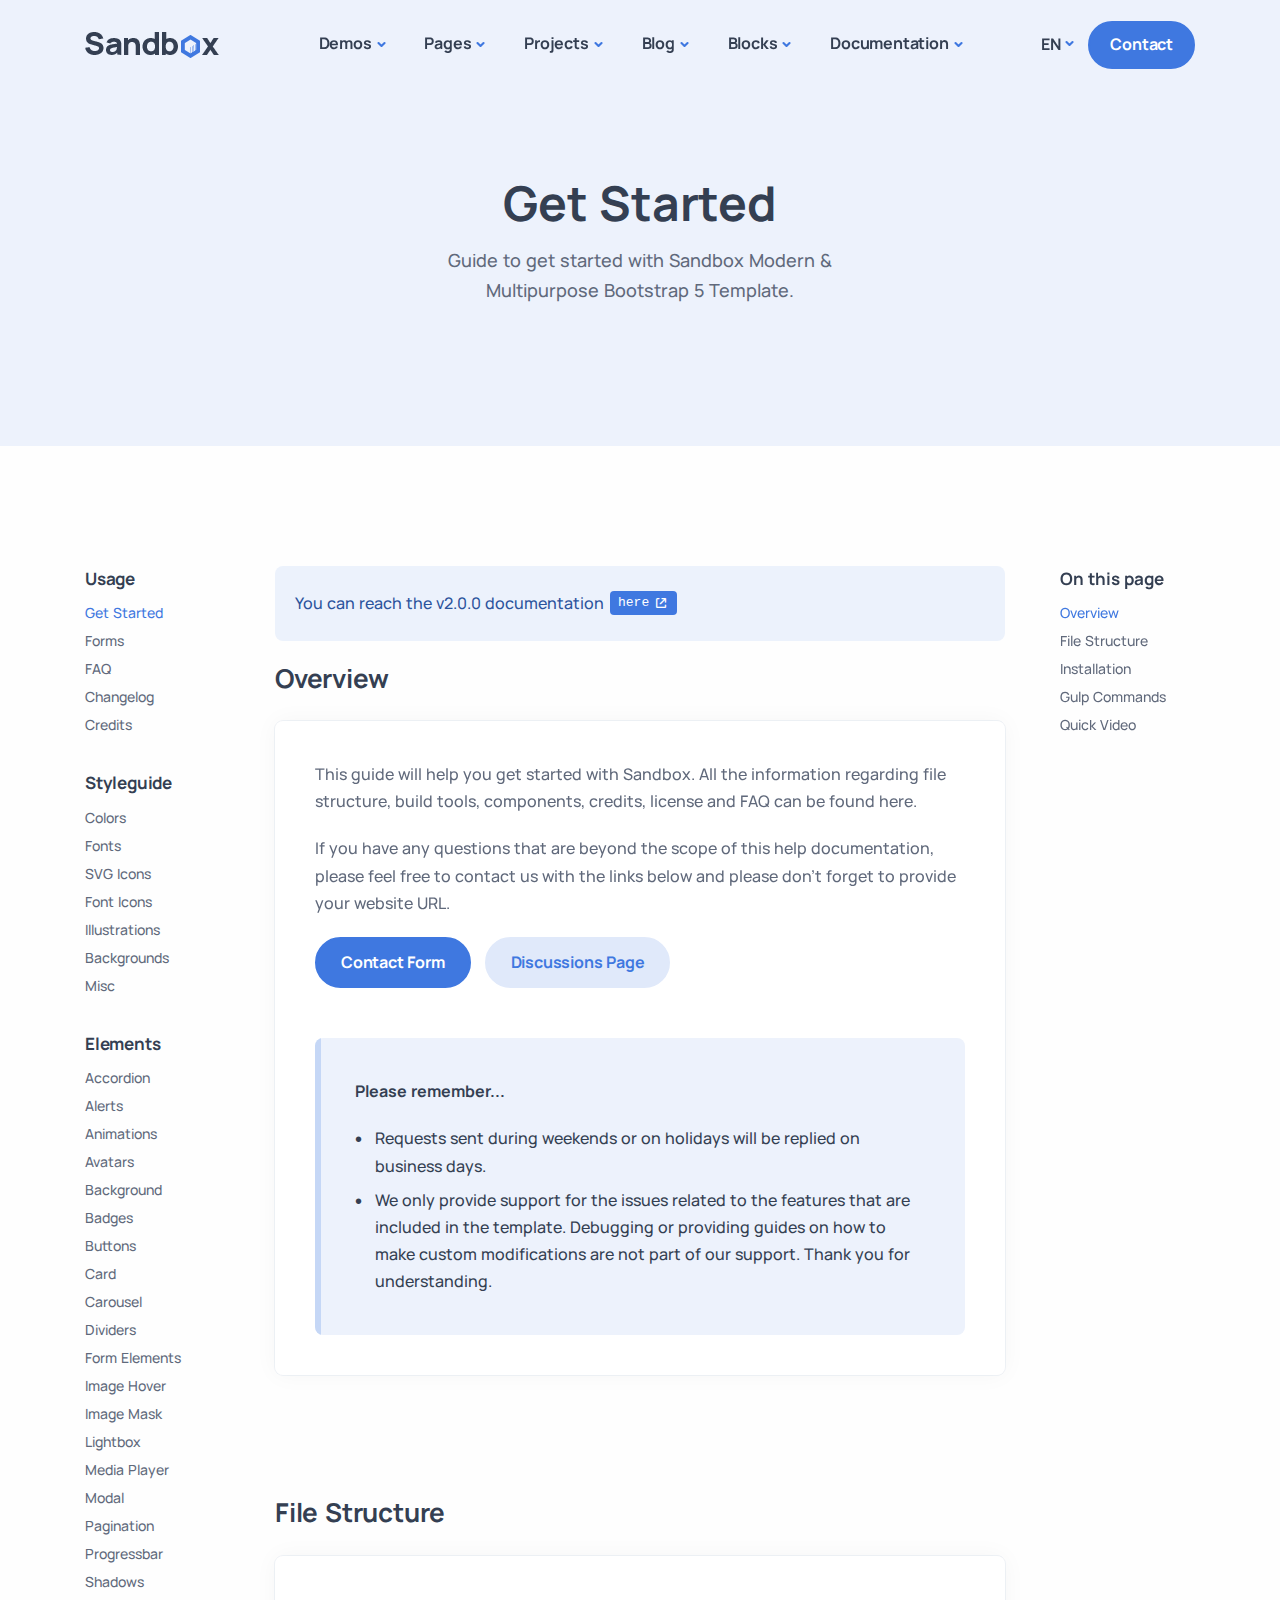
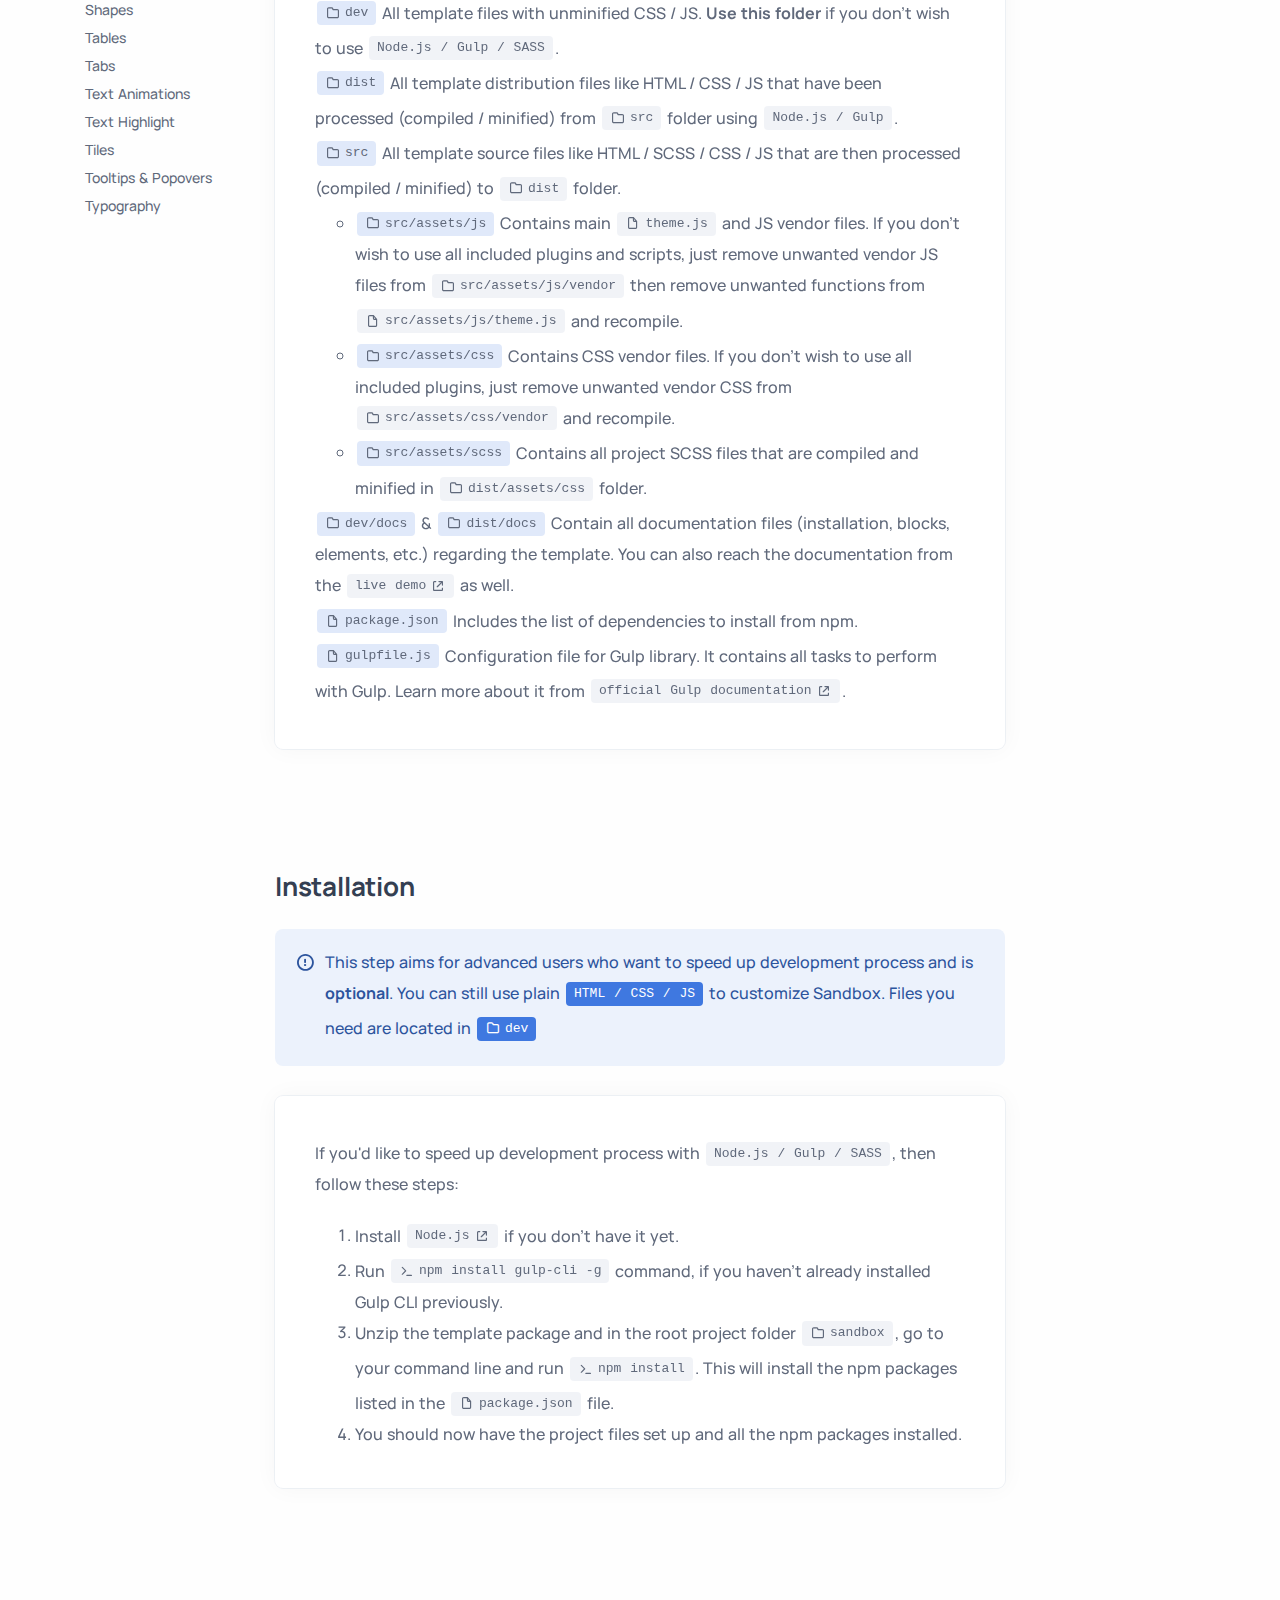
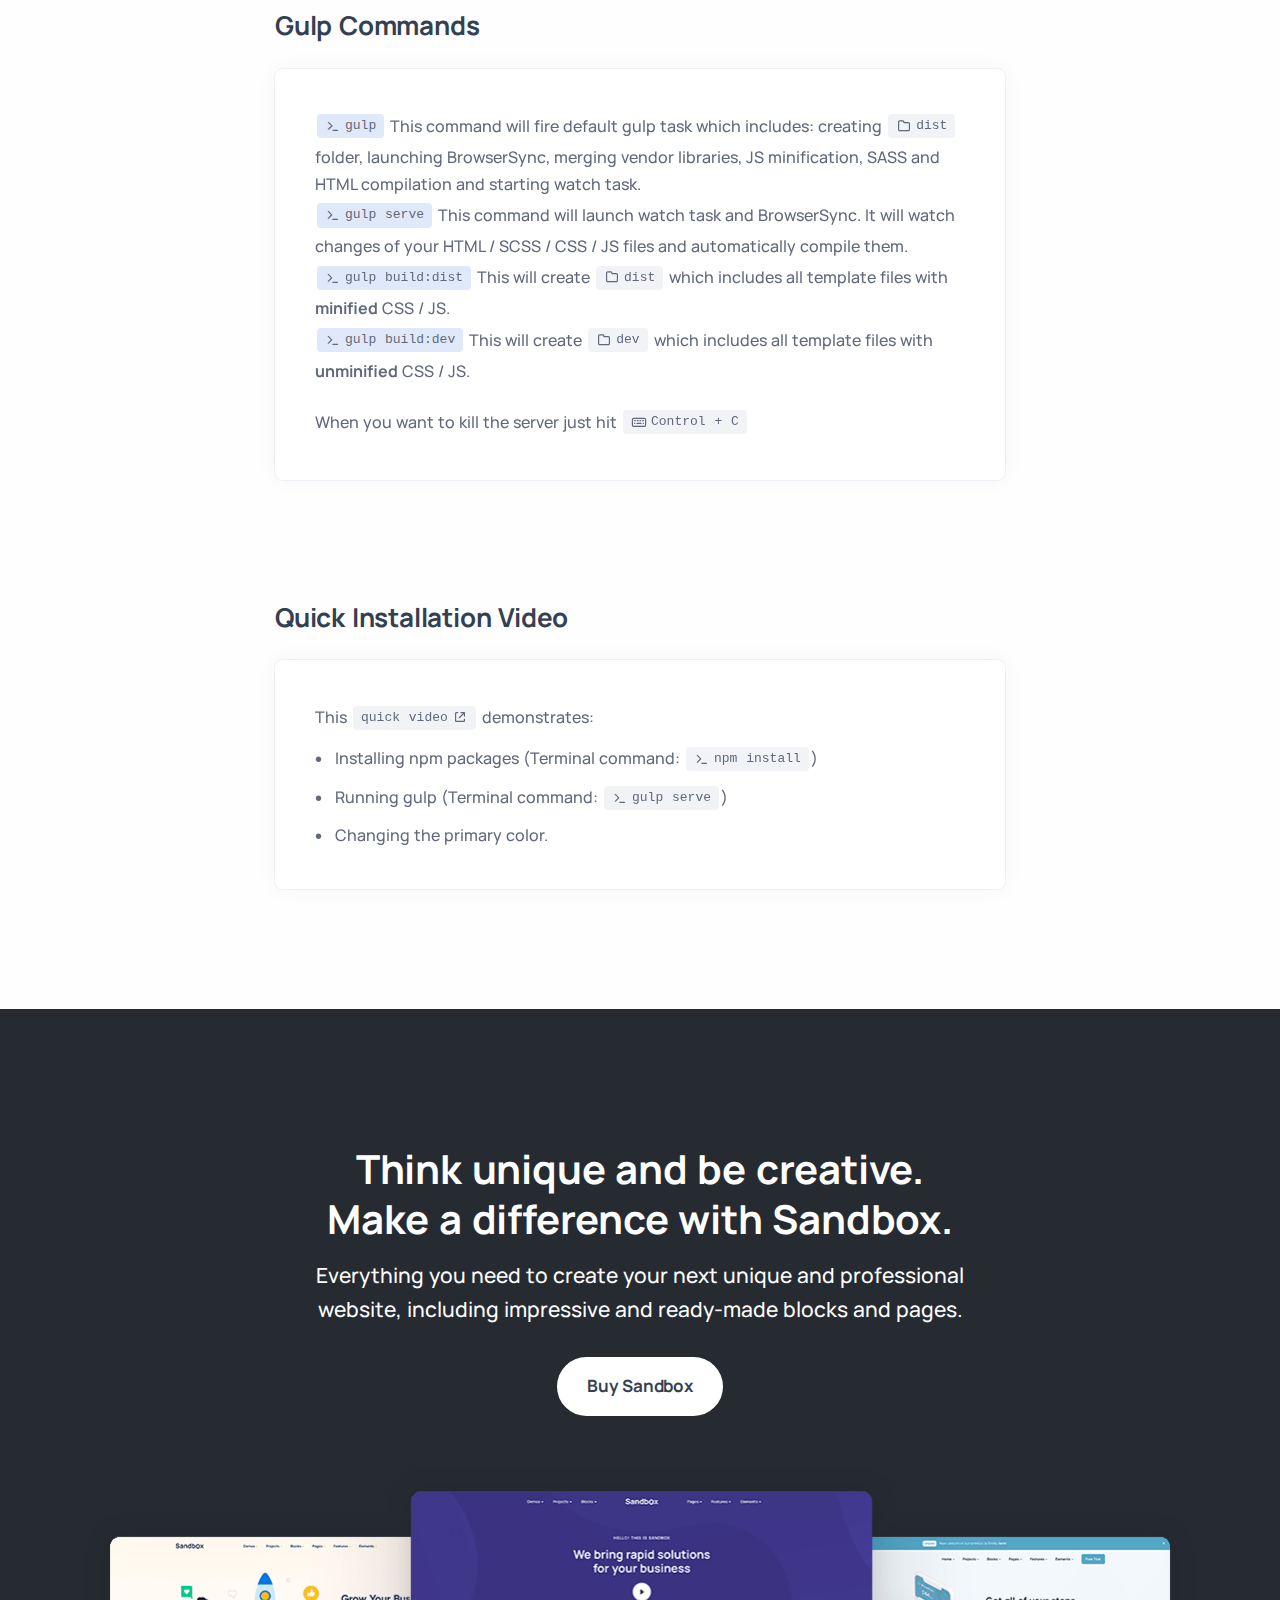
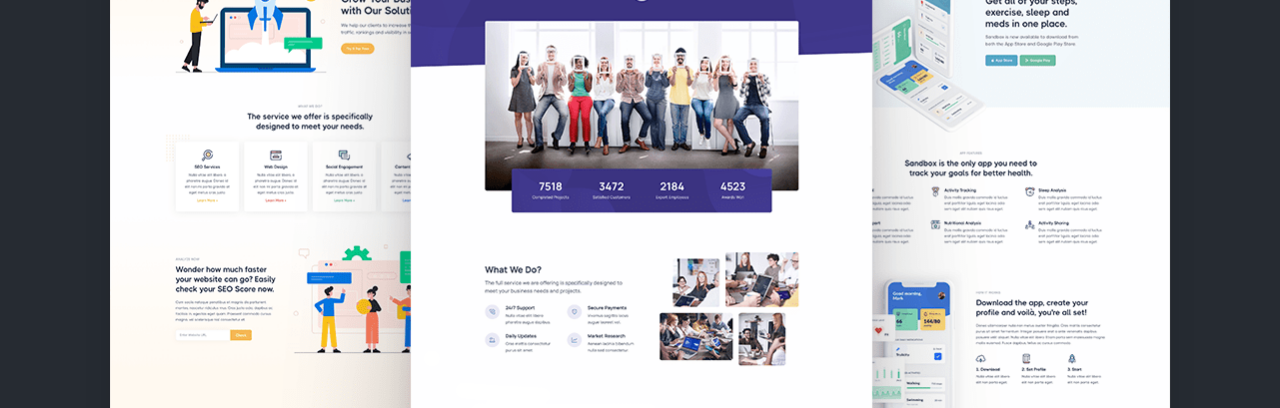
<file: docs/index.html>
<!DOCTYPE html>
<html lang="en">

<head>
  <meta charset="utf-8">
  <meta name="viewport" content="width=device-width, initial-scale=1.0">
  <meta name="description" content="An impressive and flawless site template that includes various UI elements and countless features, attractive ready-made blocks and rich pages, basically everything you need to create a unique and professional website.">
  <meta name="keywords" content="bootstrap 5, business, corporate, creative, gulp, marketing, minimal, modern, multipurpose, one page, responsive, saas, sass, seo, startup, html5 template, site template">
  <meta name="author" content="elemis">
  <title>Sandbox - Modern & Multipurpose Bootstrap 5 Template</title>
  <link rel="shortcut icon" href="../assets/img/favicon.png">
  <link rel="stylesheet" href="../assets/css/plugins.css">
  <link rel="stylesheet" href="../assets/css/style.css">
</head>

<body>
  <div class="content-wrapper">
    <header class="wrapper bg-soft-primary">
      <nav class="navbar navbar-expand-lg center-nav transparent navbar-light">
        <div class="container flex-lg-row flex-nowrap align-items-center">
          <div class="navbar-brand w-100">
            <a href="../index.html">
              <img src="../assets/img/logo.png" srcset="../assets/img/logo@2x.png 2x" alt="" />
            </a>
          </div>
          <div class="navbar-collapse offcanvas offcanvas-nav offcanvas-start">
            <div class="offcanvas-header d-lg-none">
              <h3 class="text-white fs-30 mb-0">Sandbox</h3>
              <button type="button" class="btn-close btn-close-white" data-bs-dismiss="offcanvas" aria-label="Close"></button>
            </div>
            <div class="offcanvas-body ms-lg-auto d-flex flex-column h-100">
              <ul class="navbar-nav">
                <li class="nav-item dropdown dropdown-mega">
                  <a class="nav-link dropdown-toggle" href="#" data-bs-toggle="dropdown">Demos</a>
                  <ul class="dropdown-menu mega-menu mega-menu-dark mega-menu-img">
                    <li class="mega-menu-content mega-menu-scroll">
                      <ul class="row row-cols-1 row-cols-lg-6 gx-0 gx-lg-4 gy-lg-2 list-unstyled">
                        <li class="col">
                          <a class="dropdown-item" href="../demo1.html">
                            <figure class="rounded lift d-none d-lg-block"><img src="../assets/img/demos/mi1.jpg" srcset="../assets/img/demos/mi1@2x.jpg 2x" alt=""></figure>
                            <span class="d-lg-none">Demo 1</span>
                          </a>
                        </li>
                        <li class="col">
                          <a class="dropdown-item" href="../demo2.html">
                            <figure class="rounded lift d-none d-lg-block"><img src="../assets/img/demos/mi2.jpg" srcset="../assets/img/demos/mi2@2x.jpg 2x" alt=""></figure>
                            <span class="d-lg-none">Demo 2</span>
                          </a>
                        </li>
                        <li class="col">
                          <a class="dropdown-item" href="../demo3.html">
                            <figure class="rounded lift d-none d-lg-block"><img src="../assets/img/demos/mi3.jpg" srcset="../assets/img/demos/mi3@2x.jpg 2x" alt=""></figure>
                            <span class="d-lg-none">Demo 3</span>
                          </a>
                        </li>
                        <li class="col">
                          <a class="dropdown-item" href="../demo4.html">
                            <figure class="rounded lift d-none d-lg-block"><img src="../assets/img/demos/mi4.jpg" srcset="../assets/img/demos/mi4@2x.jpg 2x" alt=""></figure>
                            <span class="d-lg-none">Demo 4</span>
                          </a>
                        </li>
                        <li class="col">
                          <a class="dropdown-item" href="../demo5.html">
                            <figure class="rounded lift d-none d-lg-block"><img src="../assets/img/demos/mi5.jpg" srcset="../assets/img/demos/mi5@2x.jpg 2x" alt=""></figure>
                            <span class="d-lg-none">Demo 5</span>
                          </a>
                        </li>
                        <li class="col">
                          <a class="dropdown-item" href="../demo6.html">
                            <figure class="rounded lift d-none d-lg-block"><img src="../assets/img/demos/mi6.jpg" srcset="../assets/img/demos/mi6@2x.jpg 2x" alt=""></figure>
                            <span class="d-lg-none">Demo 6</span>
                          </a>
                        </li>
                        <li class="col">
                          <a class="dropdown-item" href="../demo7.html">
                            <figure class="rounded lift d-none d-lg-block"><img src="../assets/img/demos/mi7.jpg" srcset="../assets/img/demos/mi7@2x.jpg 2x" alt=""></figure>
                            <span class="d-lg-none">Demo 7</span>
                          </a>
                        </li>
                        <li class="col">
                          <a class="dropdown-item" href="../demo8.html">
                            <figure class="rounded lift d-none d-lg-block"><img src="../assets/img/demos/mi8.jpg" srcset="../assets/img/demos/mi8@2x.jpg 2x" alt=""></figure>
                            <span class="d-lg-none">Demo 8</span>
                          </a>
                        </li>
                        <li class="col">
                          <a class="dropdown-item" href="../demo9.html">
                            <figure class="rounded lift d-none d-lg-block"><img src="../assets/img/demos/mi9.jpg" srcset="../assets/img/demos/mi9@2x.jpg 2x" alt=""></figure>
                            <span class="d-lg-none">Demo 9</span>
                          </a>
                        </li>
                        <li class="col">
                          <a class="dropdown-item" href="../demo10.html">
                            <figure class="rounded lift d-none d-lg-block"><img src="../assets/img/demos/mi10.jpg" srcset="../assets/img/demos/mi10@2x.jpg 2x" alt=""></figure>
                            <span class="d-lg-none">Demo 10</span>
                          </a>
                        </li>
                        <li class="col">
                          <a class="dropdown-item" href="../demo11.html">
                            <figure class="rounded lift d-none d-lg-block"><img src="../assets/img/demos/mi11.jpg" srcset="../assets/img/demos/mi11@2x.jpg 2x" alt=""></figure>
                            <span class="d-lg-none">Demo 11</span>
                          </a>
                        </li>
                        <li class="col">
                          <a class="dropdown-item" href="../demo12.html">
                            <figure class="rounded lift d-none d-lg-block"><img src="../assets/img/demos/mi12.jpg" srcset="../assets/img/demos/mi12@2x.jpg 2x" alt=""></figure>
                            <span class="d-lg-none">Demo 12</span>
                          </a>
                        </li>
                        <li class="col">
                          <a class="dropdown-item" href="../demo13.html">
                            <figure class="rounded lift d-none d-lg-block"><img src="../assets/img/demos/mi13.jpg" srcset="../assets/img/demos/mi13@2x.jpg 2x" alt=""></figure>
                            <span class="d-lg-none">Demo 13</span>
                          </a>
                        </li>
                        <li class="col">
                          <a class="dropdown-item" href="../demo14.html">
                            <figure class="rounded lift d-none d-lg-block"><img src="../assets/img/demos/mi14.jpg" srcset="../assets/img/demos/mi14@2x.jpg 2x" alt=""></figure>
                            <span class="d-lg-none">Demo 14</span>
                          </a>
                        </li>
                        <li class="col">
                          <a class="dropdown-item" href="../demo15.html">
                            <figure class="rounded lift d-none d-lg-block"><img src="../assets/img/demos/mi15.jpg" srcset="../assets/img/demos/mi15@2x.jpg 2x" alt=""></figure>
                            <span class="d-lg-none">Demo 15</span>
                          </a>
                        </li>
                        <li class="col">
                          <a class="dropdown-item" href="../demo16.html">
                            <figure class="rounded lift d-none d-lg-block"><img src="../assets/img/demos/mi16.jpg" srcset="../assets/img/demos/mi16@2x.jpg 2x" alt=""></figure>
                            <span class="d-lg-none">Demo 16</span>
                          </a>
                        </li>
                        <li class="col">
                          <a class="dropdown-item" href="../demo17.html">
                            <figure class="rounded lift d-none d-lg-block"><img src="../assets/img/demos/mi17.jpg" srcset="../assets/img/demos/mi17@2x.jpg 2x" alt=""></figure>
                            <span class="d-lg-none">Demo 17</span>
                          </a>
                        </li>
                        <li class="col">
                          <a class="dropdown-item" href="../demo18.html">
                            <figure class="rounded lift d-none d-lg-block"><img src="../assets/img/demos/mi18.jpg" srcset="../assets/img/demos/mi18@2x.jpg 2x" alt=""></figure>
                            <span class="d-lg-none">Demo 18</span>
                          </a>
                        </li>
                        <li class="col">
                          <a class="dropdown-item" href="../demo19.html">
                            <figure class="rounded lift d-none d-lg-block"><img src="../assets/img/demos/mi19.jpg" srcset="../assets/img/demos/mi19@2x.jpg 2x" alt=""></figure>
                            <span class="d-lg-none">Demo 19</span>
                          </a>
                        </li>
                        <li class="col">
                          <a class="dropdown-item" href="../demo20.html">
                            <figure class="rounded lift d-none d-lg-block"><img src="../assets/img/demos/mi20.jpg" srcset="../assets/img/demos/mi20@2x.jpg 2x" alt=""></figure>
                            <span class="d-lg-none">Demo 20</span>
                          </a>
                        </li>
                        <li class="col">
                          <a class="dropdown-item" href="../demo21.html">
                            <figure class="rounded lift d-none d-lg-block"><img src="../assets/img/demos/mi21.jpg" srcset="../assets/img/demos/mi21@2x.jpg 2x" alt=""></figure>
                            <span class="d-lg-none">Demo 21</span>
                          </a>
                        </li>
                        <li class="col">
                          <a class="dropdown-item" href="../demo22.html">
                            <figure class="rounded lift d-none d-lg-block"><img src="../assets/img/demos/mi22.jpg" srcset="../assets/img/demos/mi22@2x.jpg 2x" alt=""></figure>
                            <span class="d-lg-none">Demo 22</span>
                          </a>
                        </li>
                        <li class="col">
                          <a class="dropdown-item" href="../demo23.html">
                            <figure class="rounded lift d-none d-lg-block"><img src="../assets/img/demos/mi23.jpg" srcset="../assets/img/demos/mi23@2x.jpg 2x" alt=""></figure>
                            <span class="d-lg-none">Demo 23</span>
                          </a>
                        </li>
                        <li class="col">
                          <a class="dropdown-item" href="../demo24.html">
                            <figure class="rounded lift d-none d-lg-block"><img src="../assets/img/demos/mi24.jpg" srcset="../assets/img/demos/mi24@2x.jpg 2x" alt=""></figure>
                            <span class="d-lg-none">Demo 24</span>
                          </a>
                        </li>
                        <li class="col">
                          <a class="dropdown-item" href="../demo25.html">
                            <figure class="rounded lift d-none d-lg-block"><img src="../assets/img/demos/mi25.jpg" srcset="../assets/img/demos/mi25@2x.jpg 2x" alt=""></figure>
                            <span class="d-lg-none">Demo 25</span>
                          </a>
                        </li>
                        <li class="col">
                          <a class="dropdown-item" href="../demo26.html">
                            <figure class="rounded lift d-none d-lg-block"><img src="../assets/img/demos/mi26.jpg" srcset="../assets/img/demos/mi26@2x.jpg 2x" alt=""></figure>
                            <span class="d-lg-none">Demo 26</span>
                          </a>
                        </li>
                        <li class="col">
                          <a class="dropdown-item" href="../demo27.html">
                            <figure class="rounded lift d-none d-lg-block"><img src="../assets/img/demos/mi27.jpg" srcset="../assets/img/demos/mi27@2x.jpg 2x" alt=""></figure>
                            <span class="d-lg-none">Demo 27</span>
                          </a>
                        </li>
                        <li class="col">
                          <a class="dropdown-item" href="../demo28.html">
                            <figure class="rounded lift d-none d-lg-block"><img src="../assets/img/demos/mi28.jpg" srcset="../assets/img/demos/mi28@2x.jpg 2x" alt=""></figure>
                            <span class="d-lg-none">Demo 28</span>
                          </a>
                        </li>
                        <li class="col">
                          <a class="dropdown-item" href="../demo29.html">
                            <figure class="rounded lift d-none d-lg-block"><img src="../assets/img/demos/mi29.jpg" srcset="../assets/img/demos/mi29@2x.jpg 2x" alt=""></figure>
                            <span class="d-lg-none">Demo 29</span>
                          </a>
                        </li>
                        <li class="col">
                          <a class="dropdown-item" href="../demo30.html">
                            <figure class="rounded lift d-none d-lg-block"><img src="../assets/img/demos/mi30.jpg" srcset="../assets/img/demos/mi30@2x.jpg 2x" alt=""></figure>
                            <span class="d-lg-none">Demo 30</span>
                          </a>
                        </li>
                        <li class="col">
                          <a class="dropdown-item" href="../demo31.html">
                            <figure class="rounded lift d-none d-lg-block"><img src="../assets/img/demos/mi31.jpg" srcset="../assets/img/demos/mi31@2x.jpg 2x" alt=""></figure>
                            <span class="d-lg-none">Demo 31</span>
                          </a>
                        </li>
                        <li class="col">
                          <a class="dropdown-item" href="../demo32.html">
                            <figure class="rounded lift d-none d-lg-block"><img src="../assets/img/demos/mi32.jpg" srcset="../assets/img/demos/mi32@2x.jpg 2x" alt=""></figure>
                            <span class="d-lg-none">Demo 32</span>
                          </a>
                        </li>
                        <li class="col">
                          <a class="dropdown-item" href="../demo33.html">
                            <figure class="rounded lift d-none d-lg-block"><img src="../assets/img/demos/mi33.jpg" srcset="../assets/img/demos/mi33@2x.jpg 2x" alt=""></figure>
                            <span class="d-lg-none">Demo 33</span>
                          </a>
                        </li>
                        <li class="col">
                          <a class="dropdown-item" href="../demo34.html">
                            <figure class="rounded lift d-none d-lg-block"><img src="../assets/img/demos/mi34.jpg" srcset="../assets/img/demos/mi34@2x.jpg 2x" alt=""></figure>
                            <span class="d-lg-none">Demo 34</span>
                          </a>
                        </li>
                      </ul>
                      <!--/.row -->
                      <span class="d-none d-lg-flex"><i class="uil uil-direction"></i><strong>Scroll to view more</strong></span>
                    </li>
                    <!--/.mega-menu-content-->
                  </ul>
                  <!--/.dropdown-menu -->
                </li>
                <li class="nav-item dropdown">
                  <a class="nav-link dropdown-toggle" href="#" data-bs-toggle="dropdown">Pages</a>
                  <ul class="dropdown-menu">
                    <li class="dropdown dropdown-submenu dropend"><a class="dropdown-item dropdown-toggle" href="#" data-bs-toggle="dropdown">Services</a>
                      <ul class="dropdown-menu">
                        <li class="nav-item"><a class="dropdown-item" href="../services.html">Services I</a></li>
                        <li class="nav-item"><a class="dropdown-item" href="../services2.html">Services II</a></li>
                      </ul>
                    </li>
                    <li class="dropdown dropdown-submenu dropend"><a class="dropdown-item dropdown-toggle" href="#" data-bs-toggle="dropdown">About</a>
                      <ul class="dropdown-menu">
                        <li class="nav-item"><a class="dropdown-item" href="../about.html">About I</a></li>
                        <li class="nav-item"><a class="dropdown-item" href="../about2.html">About II</a></li>
                      </ul>
                    </li>
                    <li class="dropdown dropdown-submenu dropend"><a class="dropdown-item dropdown-toggle" href="#" data-bs-toggle="dropdown">Shop</a>
                      <ul class="dropdown-menu">
                        <li class="nav-item"><a class="dropdown-item" href="../shop.html">Shop I</a></li>
                        <li class="nav-item"><a class="dropdown-item" href="../shop2.html">Shop II</a></li>
                        <li class="nav-item"><a class="dropdown-item" href="../shop-product.html">Product Page</a></li>
                        <li class="nav-item"><a class="dropdown-item" href="../shop-cart.html">Shopping Cart</a></li>
                        <li class="nav-item"><a class="dropdown-item" href="../shop-checkout.html">Checkout</a></li>
                      </ul>
                    </li>
                    <li class="dropdown dropdown-submenu dropend"><a class="dropdown-item dropdown-toggle" href="#" data-bs-toggle="dropdown">Contact</a>
                      <ul class="dropdown-menu">
                        <li class="nav-item"><a class="dropdown-item" href="../contact.html">Contact I</a></li>
                        <li class="nav-item"><a class="dropdown-item" href="../contact2.html">Contact II</a></li>
                        <li class="nav-item"><a class="dropdown-item" href="../contact3.html">Contact III</a></li>
                      </ul>
                    </li>
                    <li class="dropdown dropdown-submenu dropend"><a class="dropdown-item dropdown-toggle" href="#" data-bs-toggle="dropdown">Career</a>
                      <ul class="dropdown-menu">
                        <li class="nav-item"><a class="dropdown-item" href="../career.html">Job Listing I</a></li>
                        <li class="nav-item"><a class="dropdown-item" href="../career2.html">Job Listing II</a></li>
                        <li class="nav-item"><a class="dropdown-item" href="../career-job.html">Job Description</a></li>
                      </ul>
                    </li>
                    <li class="dropdown dropdown-submenu dropend"><a class="dropdown-item dropdown-toggle" href="#" data-bs-toggle="dropdown">Utility</a>
                      <ul class="dropdown-menu">
                        <li class="nav-item"><a class="dropdown-item" href="../404.html">404 Not Found</a></li>
                        <li class="nav-item"><a class="dropdown-item" href="../page-loader.html">Page Loader</a></li>
                        <li class="nav-item"><a class="dropdown-item" href="../signin.html">Sign In I</a></li>
                        <li class="nav-item"><a class="dropdown-item" href="../signin2.html">Sign In II</a></li>
                        <li class="nav-item"><a class="dropdown-item" href="../signup.html">Sign Up I</a></li>
                        <li class="nav-item"><a class="dropdown-item" href="../signup2.html">Sign Up II</a></li>
                        <li class="nav-item"><a class="dropdown-item" href="../terms.html">Terms</a></li>
                      </ul>
                    </li>
                    <li class="nav-item"><a class="dropdown-item" href="../pricing.html">Pricing</a></li>
                    <li class="nav-item"><a class="dropdown-item" href="../onepage.html">One Page</a></li>
                  </ul>
                </li>
                <li class="nav-item dropdown">
                  <a class="nav-link dropdown-toggle" href="#" data-bs-toggle="dropdown">Projects</a>
                  <div class="dropdown-menu dropdown-lg">
                    <div class="dropdown-lg-content">
                      <div>
                        <h6 class="dropdown-header">Project Pages</h6>
                        <ul class="list-unstyled">
                          <li><a class="dropdown-item" href="../projects.html">Projects I</a></li>
                          <li><a class="dropdown-item" href="../projects2.html">Projects II</a></li>
                          <li><a class="dropdown-item" href="../projects3.html">Projects III</a></li>
                          <li><a class="dropdown-item" href="../projects4.html">Projects IV</a></li>
                        </ul>
                      </div>
                      <!-- /.column -->
                      <div>
                        <h6 class="dropdown-header">Single Projects</h6>
                        <ul class="list-unstyled">
                          <li><a class="dropdown-item" href="../single-project.html">Single Project I</a></li>
                          <li><a class="dropdown-item" href="../single-project2.html">Single Project II</a></li>
                          <li><a class="dropdown-item" href="../single-project3.html">Single Project III</a></li>
                          <li><a class="dropdown-item" href="../single-project4.html">Single Project IV</a></li>
                        </ul>
                      </div>
                      <!-- /.column -->
                    </div>
                    <!-- /auto-column -->
                  </div>
                </li>
                <li class="nav-item dropdown">
                  <a class="nav-link dropdown-toggle" href="#" data-bs-toggle="dropdown">Blog</a>
                  <ul class="dropdown-menu">
                    <li class="nav-item"><a class="dropdown-item" href="../blog.html">Blog without Sidebar</a></li>
                    <li class="nav-item"><a class="dropdown-item" href="../blog2.html">Blog with Sidebar</a></li>
                    <li class="nav-item"><a class="dropdown-item" href="../blog3.html">Blog with Left Sidebar</a></li>
                    <li class="dropdown dropdown-submenu dropend"><a class="dropdown-item dropdown-toggle" href="#" data-bs-toggle="dropdown">Blog Posts</a>
                      <ul class="dropdown-menu">
                        <li class="nav-item"><a class="dropdown-item" href="../blog-post.html">Post without Sidebar</a></li>
                        <li class="nav-item"><a class="dropdown-item" href="../blog-post2.html">Post with Sidebar</a></li>
                        <li class="nav-item"><a class="dropdown-item" href="../blog-post3.html">Post with Left Sidebar</a></li>
                      </ul>
                    </li>
                  </ul>
                </li>
                <li class="nav-item dropdown dropdown-mega">
                  <a class="nav-link dropdown-toggle" href="#" data-bs-toggle="dropdown">Blocks</a>
                  <ul class="dropdown-menu mega-menu mega-menu-dark mega-menu-img">
                    <li class="mega-menu-content">
                      <ul class="row row-cols-1 row-cols-lg-6 gx-0 gx-lg-6 gy-lg-4 list-unstyled">
                        <li class="col"><a class="dropdown-item" href="../docs/blocks/about.html">
                            <div class="rounded img-svg d-none d-lg-block p-4 mb-lg-2"><img class="rounded-0" src="../assets/img/demos/block1.svg" alt=""></div>
                            <span>About</span>
                          </a>
                        </li>
                        <li class="col"><a class="dropdown-item" href="../docs/blocks/blog.html">
                            <div class="rounded img-svg d-none d-lg-block p-4 mb-lg-2"><img class="rounded-0" src="../assets/img/demos/block2.svg" alt=""></div>
                            <span>Blog</span>
                          </a>
                        </li>
                        <li class="col"><a class="dropdown-item" href="../docs/blocks/call-to-action.html">
                            <div class="rounded img-svg d-none d-lg-block p-4 mb-lg-2"><img class="rounded-0" src="../assets/img/demos/block3.svg" alt=""></div>
                            <span>Call to Action</span>
                          </a>
                        </li>
                        <li class="col"><a class="dropdown-item" href="../docs/blocks/clients.html">
                            <div class="rounded img-svg d-none d-lg-block p-4 mb-lg-2"><img class="rounded-0" src="../assets/img/demos/block4.svg" alt=""></div>
                            <span>Clients</span>
                          </a>
                        </li>
                        <li class="col"><a class="dropdown-item" href="../docs/blocks/contact.html">
                            <div class="rounded img-svg d-none d-lg-block p-4 mb-lg-2"><img class="rounded-0" src="../assets/img/demos/block5.svg" alt=""></div>
                            <span>Contact</span>
                          </a>
                        </li>
                        <li class="col"><a class="dropdown-item" href="../docs/blocks/facts.html">
                            <div class="rounded img-svg d-none d-lg-block p-4 mb-lg-2"><img class="rounded-0" src="../assets/img/demos/block6.svg" alt=""></div>
                            <span>Facts</span>
                          </a>
                        </li>
                        <li class="col"><a class="dropdown-item" href="../docs/blocks/faq.html">
                            <div class="rounded img-svg d-none d-lg-block p-4 mb-lg-2"><img class="rounded-0" src="../assets/img/demos/block7.svg" alt=""></div>
                            <span>FAQ</span>
                          </a>
                        </li>
                        <li class="col"><a class="dropdown-item" href="../docs/blocks/features.html">
                            <div class="rounded img-svg d-none d-lg-block p-4 mb-lg-2"><img class="rounded-0" src="../assets/img/demos/block8.svg" alt=""></div>
                            <span>Features</span>
                          </a>
                        </li>
                        <li class="col"><a class="dropdown-item" href="../docs/blocks/footer.html">
                            <div class="rounded img-svg d-none d-lg-block p-4 mb-lg-2"><img class="rounded-0" src="../assets/img/demos/block9.svg" alt=""></div>
                            <span>Footer</span>
                          </a>
                        </li>
                        <li class="col"><a class="dropdown-item" href="../docs/blocks/hero.html">
                            <div class="rounded img-svg d-none d-lg-block p-4 mb-lg-2"><img class="rounded-0" src="../assets/img/demos/block10.svg" alt=""></div>
                            <span>Hero</span>
                          </a>
                        </li>
                        <li class="col"><a class="dropdown-item" href="../docs/blocks/misc.html">
                            <div class="rounded img-svg d-none d-lg-block p-4 mb-lg-2"><img class="rounded-0" src="../assets/img/demos/block17.svg" alt=""></div>
                            <span>Misc</span>
                          </a>
                        </li>
                        <li class="col"><a class="dropdown-item" href="../docs/blocks/navbar.html">
                            <div class="rounded img-svg d-none d-lg-block p-4 mb-lg-2"><img class="rounded-0" src="../assets/img/demos/block11.svg" alt=""></div>
                            <span>Navbar</span>
                          </a>
                        </li>
                        <li class="col"><a class="dropdown-item" href="../docs/blocks/portfolio.html">
                            <div class="rounded img-svg d-none d-lg-block p-4 mb-lg-2"><img class="rounded-0" src="../assets/img/demos/block12.svg" alt=""></div>
                            <span>Portfolio</span>
                          </a>
                        </li>
                        <li class="col"><a class="dropdown-item" href="../docs/blocks/pricing.html">
                            <div class="rounded img-svg d-none d-lg-block p-4 mb-lg-2"><img class="rounded-0" src="../assets/img/demos/block13.svg" alt=""></div>
                            <span>Pricing</span>
                          </a>
                        </li>
                        <li class="col"><a class="dropdown-item" href="../docs/blocks/process.html">
                            <div class="rounded img-svg d-none d-lg-block p-4 mb-lg-2"><img class="rounded-0" src="../assets/img/demos/block14.svg" alt=""></div>
                            <span>Process</span>
                          </a>
                        </li>
                        <li class="col"><a class="dropdown-item" href="../docs/blocks/team.html">
                            <div class="rounded img-svg d-none d-lg-block p-4 mb-lg-2"><img class="rounded-0" src="../assets/img/demos/block15.svg" alt=""></div>
                            <span>Team</span>
                          </a>
                        </li>
                        <li class="col"><a class="dropdown-item" href="../docs/blocks/testimonials.html">
                            <div class="rounded img-svg d-none d-lg-block p-4 mb-lg-2"><img class="rounded-0" src="../assets/img/demos/block16.svg" alt=""></div>
                            <span>Testimonials</span>
                          </a>
                        </li>
                      </ul>
                      <!--/.row -->
                    </li>
                    <!--/.mega-menu-content-->
                  </ul>
                  <!--/.dropdown-menu -->
                </li>
                <li class="nav-item dropdown dropdown-mega">
                  <a class="nav-link dropdown-toggle" href="#" data-bs-toggle="dropdown">Documentation</a>
                  <ul class="dropdown-menu mega-menu">
                    <li class="mega-menu-content">
                      <div class="row gx-0 gx-lg-3">
                        <div class="col-lg-4">
                          <h6 class="dropdown-header">Usage</h6>
                          <ul class="list-unstyled cc-2 pb-lg-1">
                            <li><a class="dropdown-item" href="../docs/index.html">Get Started</a></li>
                            <li><a class="dropdown-item" href="../docs/forms.html">Forms</a></li>
                            <li><a class="dropdown-item" href="../docs/faq.html">FAQ</a></li>
                            <li><a class="dropdown-item" href="../docs/changelog.html">Changelog</a></li>
                            <li><a class="dropdown-item" href="../docs/credits.html">Credits</a></li>
                          </ul>
                          <h6 class="dropdown-header mt-lg-6">Styleguide</h6>
                          <ul class="list-unstyled cc-2">
                            <li><a class="dropdown-item" href="../docs/styleguide/colors.html">Colors</a></li>
                            <li><a class="dropdown-item" href="../docs/styleguide/fonts.html">Fonts</a></li>
                            <li><a class="dropdown-item" href="../docs/styleguide/icons-svg.html">SVG Icons</a></li>
                            <li><a class="dropdown-item" href="../docs/styleguide/icons-font.html">Font Icons</a></li>
                            <li><a class="dropdown-item" href="../docs/styleguide/illustrations.html">Illustrations</a></li>
                            <li><a class="dropdown-item" href="../docs/styleguide/backgrounds.html">Backgrounds</a></li>
                            <li><a class="dropdown-item" href="../docs/styleguide/misc.html">Misc</a></li>
                          </ul>
                        </div>
                        <!--/column -->
                        <div class="col-lg-8">
                          <h6 class="dropdown-header">Elements</h6>
                          <ul class="list-unstyled cc-3">
                            <li><a class="dropdown-item" href="../docs/elements/accordion.html">Accordion</a></li>
                            <li><a class="dropdown-item" href="../docs/elements/alerts.html">Alerts</a></li>
                            <li><a class="dropdown-item" href="../docs/elements/animations.html">Animations</a></li>
                            <li><a class="dropdown-item" href="../docs/elements/avatars.html">Avatars</a></li>
                            <li><a class="dropdown-item" href="../docs/elements/background.html">Background</a></li>
                            <li><a class="dropdown-item" href="../docs/elements/badges.html">Badges</a></li>
                            <li><a class="dropdown-item" href="../docs/elements/buttons.html">Buttons</a></li>
                            <li><a class="dropdown-item" href="../docs/elements/card.html">Card</a></li>
                            <li><a class="dropdown-item" href="../docs/elements/carousel.html">Carousel</a></li>
                            <li><a class="dropdown-item" href="../docs/elements/dividers.html">Dividers</a></li>
                            <li><a class="dropdown-item" href="../docs/elements/form-elements.html">Form Elements</a></li>
                            <li><a class="dropdown-item" href="../docs/elements/image-hover.html">Image Hover</a></li>
                            <li><a class="dropdown-item" href="../docs/elements/image-mask.html">Image Mask</a></li>
                            <li><a class="dropdown-item" href="../docs/elements/lightbox.html">Lightbox</a></li>
                            <li><a class="dropdown-item" href="../docs/elements/player.html">Media Player</a></li>
                            <li><a class="dropdown-item" href="../docs/elements/modal.html">Modal</a></li>
                            <li><a class="dropdown-item" href="../docs/elements/pagination.html">Pagination</a></li>
                            <li><a class="dropdown-item" href="../docs/elements/progressbar.html">Progressbar</a></li>
                            <li><a class="dropdown-item" href="../docs/elements/shadows.html">Shadows</a></li>
                            <li><a class="dropdown-item" href="../docs/elements/shapes.html">Shapes</a></li>
                            <li><a class="dropdown-item" href="../docs/elements/tables.html">Tables</a></li>
                            <li><a class="dropdown-item" href="../docs/elements/tabs.html">Tabs</a></li>
                            <li><a class="dropdown-item" href="../docs/elements/text-animations.html">Text Animations</a></li>
                            <li><a class="dropdown-item" href="../docs/elements/text-highlight.html">Text Highlight</a></li>
                            <li><a class="dropdown-item" href="../docs/elements/tiles.html">Tiles</a></li>
                            <li><a class="dropdown-item" href="../docs/elements/tooltips-popovers.html">Tooltips & Popovers</a></li>
                            <li><a class="dropdown-item" href="../docs/elements/typography.html">Typography</a></li>
                          </ul>
                        </div>
                        <!--/column -->
                      </div>
                      <!--/.row -->
                    </li>
                    <!--/.mega-menu-content-->
                  </ul>
                  <!--/.dropdown-menu -->
                </li>
              </ul>
              <!-- /.navbar-nav -->
              <div class="offcanvas-footer d-lg-none">
                <div>
                  <a href="mailto:first.last@email.com" class="link-inverse">info@email.com</a>
                  <br /> 00 (123) 456 78 90 <br />
                  <nav class="nav social social-white mt-4">
                    <a href="#"><i class="uil uil-twitter"></i></a>
                    <a href="#"><i class="uil uil-facebook-f"></i></a>
                    <a href="#"><i class="uil uil-dribbble"></i></a>
                    <a href="#"><i class="uil uil-instagram"></i></a>
                    <a href="#"><i class="uil uil-youtube"></i></a>
                  </nav>
                  <!-- /.social -->
                </div>
              </div>
              <!-- /.offcanvas-footer -->
            </div>
            <!-- /.offcanvas-body -->
          </div>
          <!-- /.navbar-collapse -->
          <div class="navbar-other w-100 d-flex ms-auto">
            <ul class="navbar-nav flex-row align-items-center ms-auto">
              <li class="nav-item dropdown language-select text-uppercase">
                <a class="nav-link dropdown-item dropdown-toggle" href="#" role="button" data-bs-toggle="dropdown" aria-haspopup="true" aria-expanded="false">En</a>
                <ul class="dropdown-menu">
                  <li class="nav-item"><a class="dropdown-item" href="#">En</a></li>
                  <li class="nav-item"><a class="dropdown-item" href="#">De</a></li>
                  <li class="nav-item"><a class="dropdown-item" href="#">Es</a></li>
                </ul>
              </li>
              <li class="nav-item d-none d-md-block">
                <a href="../contact.html" class="btn btn-sm btn-primary rounded-pill">Contact</a>
              </li>
              <li class="nav-item d-lg-none">
                <button class="hamburger offcanvas-nav-btn"><span></span></button>
              </li>
            </ul>
            <!-- /.navbar-nav -->
          </div>
          <!-- /.navbar-other -->
        </div>
        <!-- /.container -->
      </nav>
      <!-- /.navbar -->
    </header>
    <!-- /header -->
    <section class="wrapper bg-soft-primary">
      <div class="container pt-10 pb-12 pt-md-14 pb-md-16 text-center">
        <div class="row">
          <div class="col-md-9 col-lg-7 col-xl-5 mx-auto">
            <h1 class="display-1 mb-3">Get Started</h1>
            <p class="lead px-xxl-11">Guide to get started with Sandbox Modern & Multipurpose Bootstrap 5 Template.</p>
          </div>
          <!-- /column -->
        </div>
        <!-- /.row -->
      </div>
      <!-- /.container -->
    </section>
    <!-- /section -->
    <div class="container">
      <div class="row">
        <aside class="col-xl-2 sidebar doc-sidebar mt-md-0 py-16 d-none d-xl-block">
          <div class="widget pb-3">
            <h6 class="widget-title fs-17 mb-2">Usage</h6>
            <nav id="collapse-usage">
              <ul class="list-unstyled fs-sm lh-sm text-reset">
                <li><a href="../docs/index.html" class="active">Get Started</a></li>
                <li><a href="../docs/forms.html">Forms</a></li>
                <li><a href="../docs/faq.html">FAQ</a></li>
                <li><a href="../docs/changelog.html">Changelog</a></li>
                <li><a href="../docs/credits.html">Credits</a></li>
              </ul>
            </nav>
            <!-- /nav -->
          </div>
          <!-- /.widget -->
          <div class="widget pb-3">
            <h6 class="widget-title fs-17 mb-2">Styleguide</h6>
            <nav id="collapse-style">
              <ul class="list-unstyled fs-sm lh-sm text-reset">
                <li><a href="../docs/styleguide/colors.html">Colors</a></li>
                <li><a href="../docs/styleguide/fonts.html">Fonts</a></li>
                <li><a href="../docs/styleguide/icons-svg.html">SVG Icons</a></li>
                <li><a href="../docs/styleguide/icons-font.html">Font Icons</a></li>
                <li><a href="../docs/styleguide/illustrations.html">Illustrations</a></li>
                <li><a href="../docs/styleguide/backgrounds.html">Backgrounds</a></li>
                <li><a href="../docs/styleguide/misc.html">Misc</a></li>
              </ul>
            </nav>
            <!-- /nav -->
          </div>
          <!-- /.widget -->
          <div class="widget pb-3">
            <h6 class="widget-title fs-17 mb-2">Elements</h6>
            <nav id="collapse-elements">
              <ul class="list-unstyled fs-sm lh-sm text-reset">
                <li><a href="../docs/elements/accordion.html">Accordion</a></li>
                <li><a href="../docs/elements/alerts.html">Alerts</a></li>
                <li><a href="../docs/elements/animations.html">Animations</a></li>
                <li><a href="../docs/elements/avatars.html">Avatars</a></li>
                <li><a href="../docs/elements/background.html">Background</a></li>
                <li><a href="../docs/elements/badges.html">Badges</a></li>
                <li><a href="../docs/elements/buttons.html">Buttons</a></li>
                <li><a href="../docs/elements/card.html">Card</a></li>
                <li><a href="../docs/elements/carousel.html">Carousel</a></li>
                <li><a href="../docs/elements/dividers.html">Dividers</a></li>
                <li><a href="../docs/elements/form-elements.html">Form Elements</a></li>
                <li><a href="../docs/elements/image-hover.html">Image Hover</a></li>
                <li><a href="../docs/elements/image-mask.html">Image Mask</a></li>
                <li><a href="../docs/elements/lightbox.html">Lightbox</a></li>
                <li><a href="../docs/elements/player.html">Media Player</a></li>
                <li><a href="../docs/elements/modal.html">Modal</a></li>
                <li><a href="../docs/elements/pagination.html">Pagination</a></li>
                <li><a href="../docs/elements/progressbar.html">Progressbar</a></li>
                <li><a href="../docs/elements/shadows.html">Shadows</a></li>
                <li><a href="../docs/elements/shapes.html">Shapes</a></li>
                <li><a href="../docs/elements/tables.html">Tables</a></li>
                <li><a href="../docs/elements/tabs.html">Tabs</a></li>
                <li><a href="../docs/elements/text-animations.html">Text Animations</a></li>
                <li><a href="../docs/elements/text-highlight.html">Text Highlight</a></li>
                <li><a href="../docs/elements/tiles.html">Tiles</a></li>
                <li><a href="../docs/elements/tooltips-popovers.html">Tooltips & Popovers</a></li>
                <li><a href="../docs/elements/typography.html">Typography</a></li>
              </ul>
            </nav>
            <!-- /nav -->
          </div>
          <!-- /.widget -->
        </aside>
        <!-- /column -->
        <aside class="col-xl-2 order-xl-3 sidebar sticky-sidebar mt-md-0 py-16 d-none d-xl-block">
          <div class="widget">
            <h6 class="widget-title fs-17 mb-2 ps-xl-5">On this page</h6>
            <nav class="ps-xl-5" id="sidebar-nav">
              <ul class="list-unstyled fs-sm lh-sm text-reset">
                <li><a class="nav-link scroll active" href="#snippet-1">Overview</a></li>
                <li><a class="nav-link scroll" href="#snippet-2">File Structure</a></li>
                <li><a class="nav-link scroll" href="#snippet-3">Installation</a></li>
                <li><a class="nav-link scroll" href="#snippet-4">Gulp Commands</a></li>
                <li><a class="nav-link scroll" href="#snippet-5">Quick Video</a></li>
              </ul>
            </nav>
            <!-- /nav -->
          </div>
          <!-- /.widget -->
        </aside>
        <!-- /column -->
        <div class="col-xl-8 order-xl-2">
          <section id="snippet-1" class="wrapper pt-16">
            <div class="alert alert-blue" role="alert">You can reach the v2.0.0 documentation <a href="https://sandbox.elemisthemes.com/sandbox200/docs/index.html" class="external bg-primary text-white" target="_blank">here</a></div>
            <h2 class="mb-5">Overview</h2>
            <div class="card">
              <div class="card-body">
                <p>This guide will help you get started with Sandbox. All the information regarding file structure, build tools, components, credits, license and FAQ can be found here.</p>
                <p>If you have any questions that are beyond the scope of this help documentation, please feel free to contact us with the links below and please don't forget to provide your website URL.</p>
                <a href="https://1.envato.market/VKeok" class="btn btn-primary rounded-pill me-2" target="_blank">Contact Form</a>
                <a href="https://1.envato.market/ZdVOOX" class="btn btn-soft-primary rounded-pill" target="_blank">Discussions Page</a>
                <div class="card bg-soft-blue shadow-lg card-border-start border-soft-blue text-navy mt-10">
                  <div class="card-body">
                    <p><strong>Please remember...</strong></p>
                    <ul class="unordered-list mb-0">
                      <li>Requests sent during weekends or on holidays will be replied on business days.</li>
                      <li>We only provide support for the issues related to the features that are included in the template. Debugging or providing guides on how to make custom modifications are not part of our support. Thank you for understanding.</li>
                    </ul>
                  </div>
                  <!--/.card-body -->
                </div>
                <!--/.card -->
              </div>
              <!--/.card-body -->
            </div>
            <!--/.card -->
          </section>
          <section id="snippet-2" class="wrapper pt-16">
            <h2 class="mb-5">File Structure</h2>
            <div class="card">
              <div class="card-body">
                <ul class="list-unstyled mb-0">
                  <li><code class="folder bg-pale-primary">dev</code> All template files with unminified CSS / JS. <strong>Use this folder</strong> if you don't wish to use <mark class="doc">Node.js / Gulp / SASS</mark>.</li>
                  <li><code class="folder bg-pale-primary">dist</code> All template distribution files like HTML / CSS / JS that have been processed (compiled / minified) from <code class="folder">src</code> folder using <mark class="doc">Node.js / Gulp</mark>.</li>
                  <li><code class="folder bg-pale-primary">src</code> All template source files like HTML / SCSS / CSS / JS that are then processed (compiled / minified) to <code class="folder">dist</code> folder. <ul>
                      <li><code class="folder bg-pale-primary">src/assets/js</code> Contains main <code class="file">theme.js</code> and JS vendor files. If you don't wish to use all included plugins and scripts, just remove unwanted vendor JS files from <code class="folder">src/assets/js/vendor</code> then remove unwanted functions from <code class="file">src/assets/js/theme.js</code> and recompile.</li>
                      <li><code class="folder bg-pale-primary">src/assets/css</code> Contains CSS vendor files. If you don't wish to use all included plugins, just remove unwanted vendor CSS from <code class="folder">src/assets/css/vendor</code> and recompile.</li>
                      <li><code class="folder bg-pale-primary">src/assets/scss</code> Contains all project SCSS files that are compiled and minified in <code class="folder">dist/assets/css</code> folder.</li>
                    </ul>
                  </li>
                  <li><code class="folder bg-pale-primary">dev/docs</code> & <code class="folder bg-pale-primary">dist/docs</code> Contain all documentation files (installation, blocks, elements, etc.) regarding the template. You can also reach the documentation from the <a href="https://sandbox.elemisthemes.com/docs/index.html" class="external" target="_blank">live demo</a> as well.</li>
                  <li><code class="file bg-pale-primary">package.json</code> Includes the list of dependencies to install from npm.</li>
                  <li><code class="file bg-pale-primary">gulpfile.js</code> Configuration file for Gulp library. It contains all tasks to perform with Gulp. Learn more about it from <a href="https://github.com/gulpjs/gulp/blob/v4.0.0/docs/API.md" class="external" target="_blank">official Gulp documentation</a>.</li>
                </ul>
              </div>
              <!--/.card-body -->
            </div>
            <!--/.card -->
          </section>
          <section id="snippet-3" class="wrapper pt-16">
            <h2 class="mb-5">Installation</h2>
            <div class="alert alert-blue alert-icon mb-6" role="alert"><i class="uil uil-exclamation-circle"></i> This step aims for advanced users who want to speed up development process and is <strong>optional</strong>. You can still use plain <mark class="doc bg-primary text-white">HTML / CSS / JS</mark> to customize Sandbox. Files you need are located in <code class="folder bg-primary text-white">dev</code></div>
            <div class="card">
              <div class="card-body">
                <p>If you'd like to speed up development process with <mark class="doc">Node.js / Gulp / SASS</mark>, then follow these steps:</p>
                <ol class="mb-0">
                  <li>Install <a href="https://nodejs.org/en/" class="external" target="_blank">Node.js</a> if you don’t have it yet.</li>
                  <li>Run <kbd class="terminal">npm install gulp-cli -g</kbd> command, if you haven't already installed Gulp CLI previously.</li>
                  <li>Unzip the template package and in the root project folder <code class="folder">sandbox</code>, go to your command line and run <kbd class="terminal">npm install</kbd>. This will install the npm packages listed in the <code class="file">package.json</code> file.</li>
                  <li>You should now have the project files set up and all the npm packages installed.</li>
                </ol>
              </div>
              <!--/.card-body -->
            </div>
            <!--/.card -->
          </section>
          <section id="snippet-4" class="wrapper pt-16">
            <h2 class="mb-5">Gulp Commands</h2>
            <div class="card">
              <div class="card-body">
                <ul class="list-unstyled">
                  <li><kbd class="terminal bg-pale-primary">gulp</kbd> This command will fire default gulp task which includes: creating <code class="folder">dist</code> folder, launching BrowserSync, merging vendor libraries, JS minification, SASS and HTML compilation and starting watch task.</li>
                  <li><kbd class="terminal bg-pale-primary">gulp serve</kbd> This command will launch watch task and BrowserSync. It will watch changes of your HTML / SCSS / CSS / JS files and automatically compile them.</li>
                  <li><kbd class="terminal bg-pale-primary">gulp build:dist</kbd> This will create <code class="folder">dist</code> which includes all template files with <strong>minified</strong> CSS / JS.</li>
                  <li><kbd class="terminal bg-pale-primary">gulp build:dev</kbd> This will create <code class="folder">dev</code> which includes all template files with <strong>unminified</strong> CSS / JS.</li>
                </ul>
                <p class="mb-0">When you want to kill the server just hit <kbd class="kbd">Control + C</kbd></p>
              </div>
              <!--/.card-body -->
            </div>
            <!--/.card -->
          </section>
          <section id="snippet-5" class="wrapper py-16">
            <h2 class="mb-5">Quick Installation Video</h2>
            <div class="card">
              <div class="card-body">
                <p class="mb-2">This <a href="https://www.youtube.com/watch?v=kQow-YDksXA" class="external" target="_blank">quick video</a> demonstrates:</p>
                <ul class="unordered-list mb-0">
                  <li>Installing npm packages (Terminal command: <kbd class="terminal mt-n1">npm install</kbd>)</li>
                  <li>Running gulp (Terminal command: <kbd class="terminal mt-n1">gulp serve</kbd>)</li>
                  <li>Changing the primary color.</li>
                </ul>
              </div>
              <!--/.card-body -->
            </div>
            <!--/.card -->
          </section>
        </div>
        <!-- /column -->
      </div>
      <!-- /.row -->
    </div>
    <!-- /.container -->
  </div>
  <!-- /.content-wrapper -->
  <section class="wrapper bg-dark text-white">
    <div class="container pt-14 pt-md-16 text-center">
      <div class="row">
        <div class="col-md-10 col-lg-9 col-xl-8 col-xxl-7 mx-auto">
          <h2 class="display-3 text-white mt-3 mb-3 px-lg-8">Think unique and be creative. Make a difference with Sandbox.</h2>
          <p class="lead fs-lg mb-6">Everything you need to create your next unique and professional website, including impressive and ready-made blocks and pages.</p>
          <a href="https://1.envato.market/NKGrx2" target="_blank" class="btn btn-lg btn-white rounded-pill mb-10">Buy Sandbox</a>
        </div>
        <!-- /column -->
      </div>
      <!-- /.row -->
      <img class="img-fluid" src="../assets/img/demos/f1.png" srcset="../assets/img/demos/f1@2x.png 2x" alt="" />
    </div>
    <!-- /.container -->
  </section>
  <!-- /section -->
  <div class="progress-wrap">
    <svg class="progress-circle svg-content" width="100%" height="100%" viewBox="-1 -1 102 102">
      <path d="M50,1 a49,49 0 0,1 0,98 a49,49 0 0,1 0,-98" />
    </svg>
  </div>
  <script src="../assets/js/plugins.js"></script>
  <script src="../assets/js/theme.js"></script>
</body>

</html>
</file>
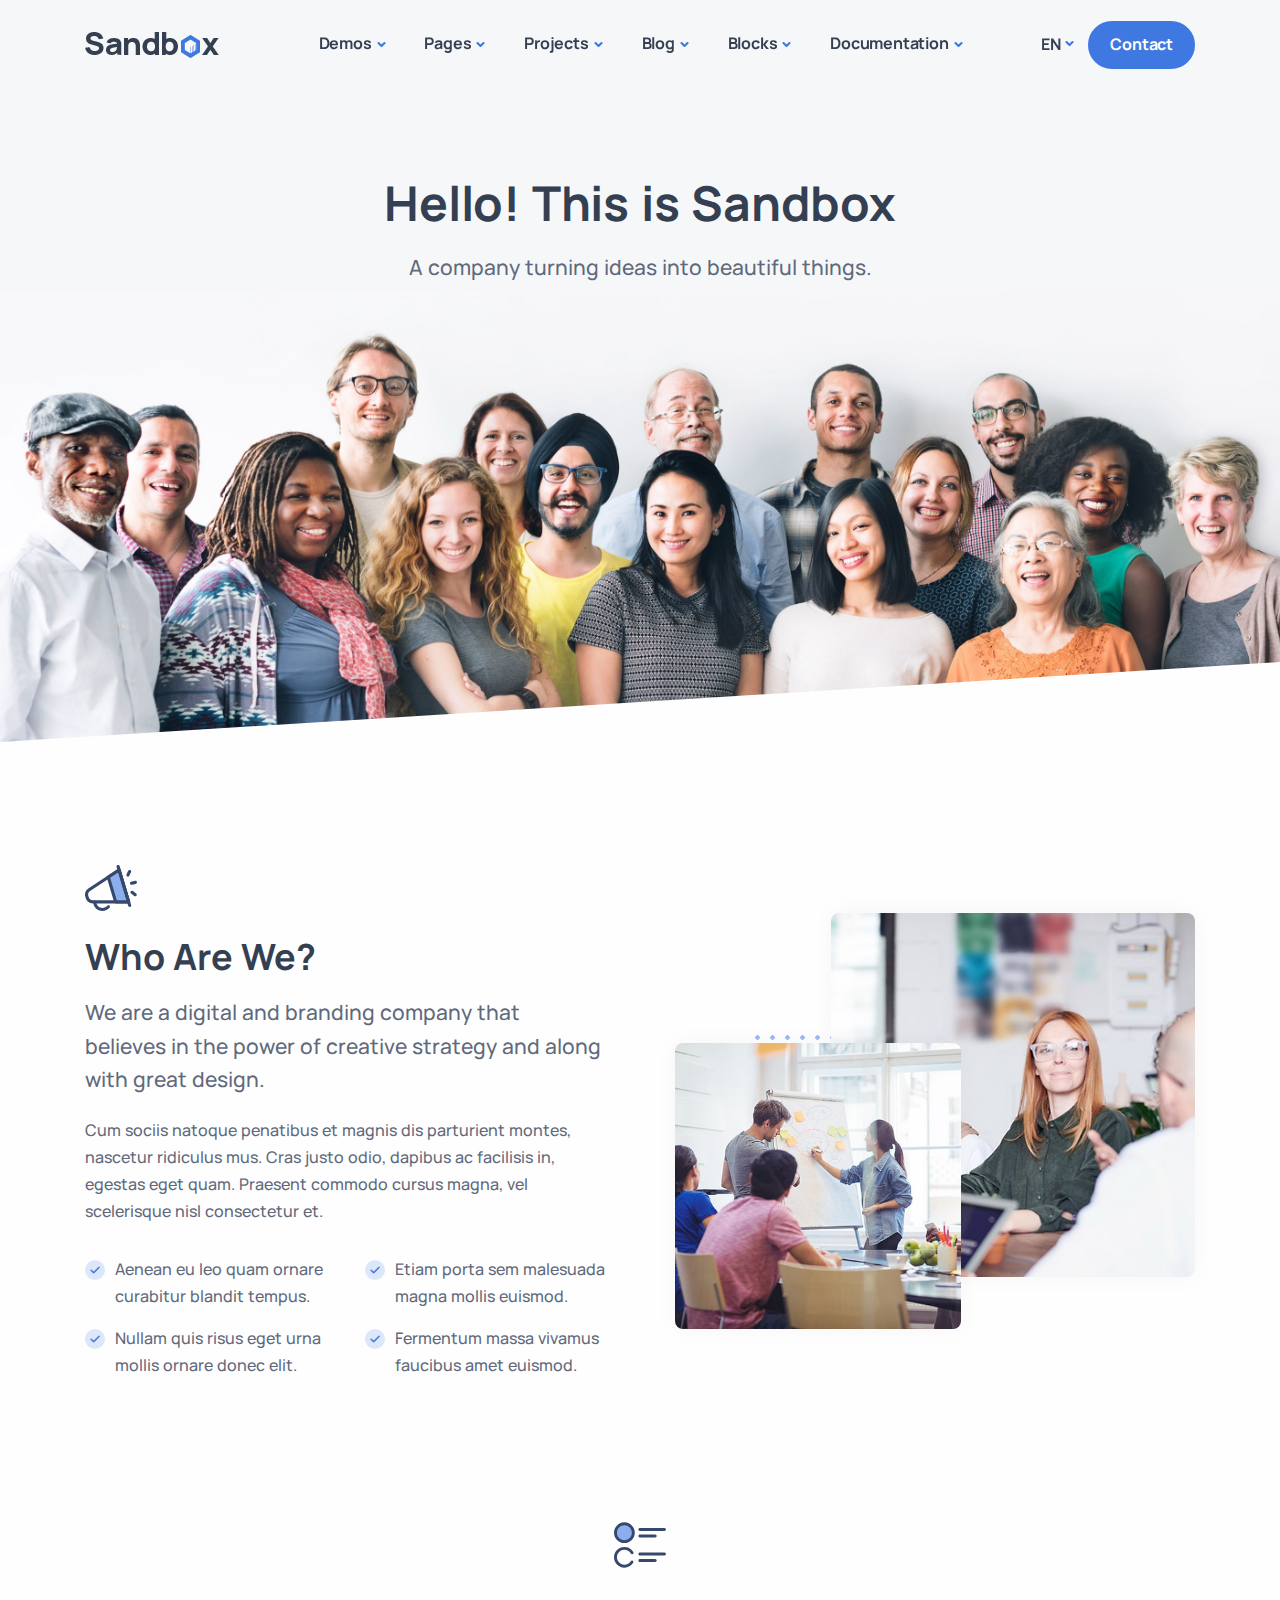
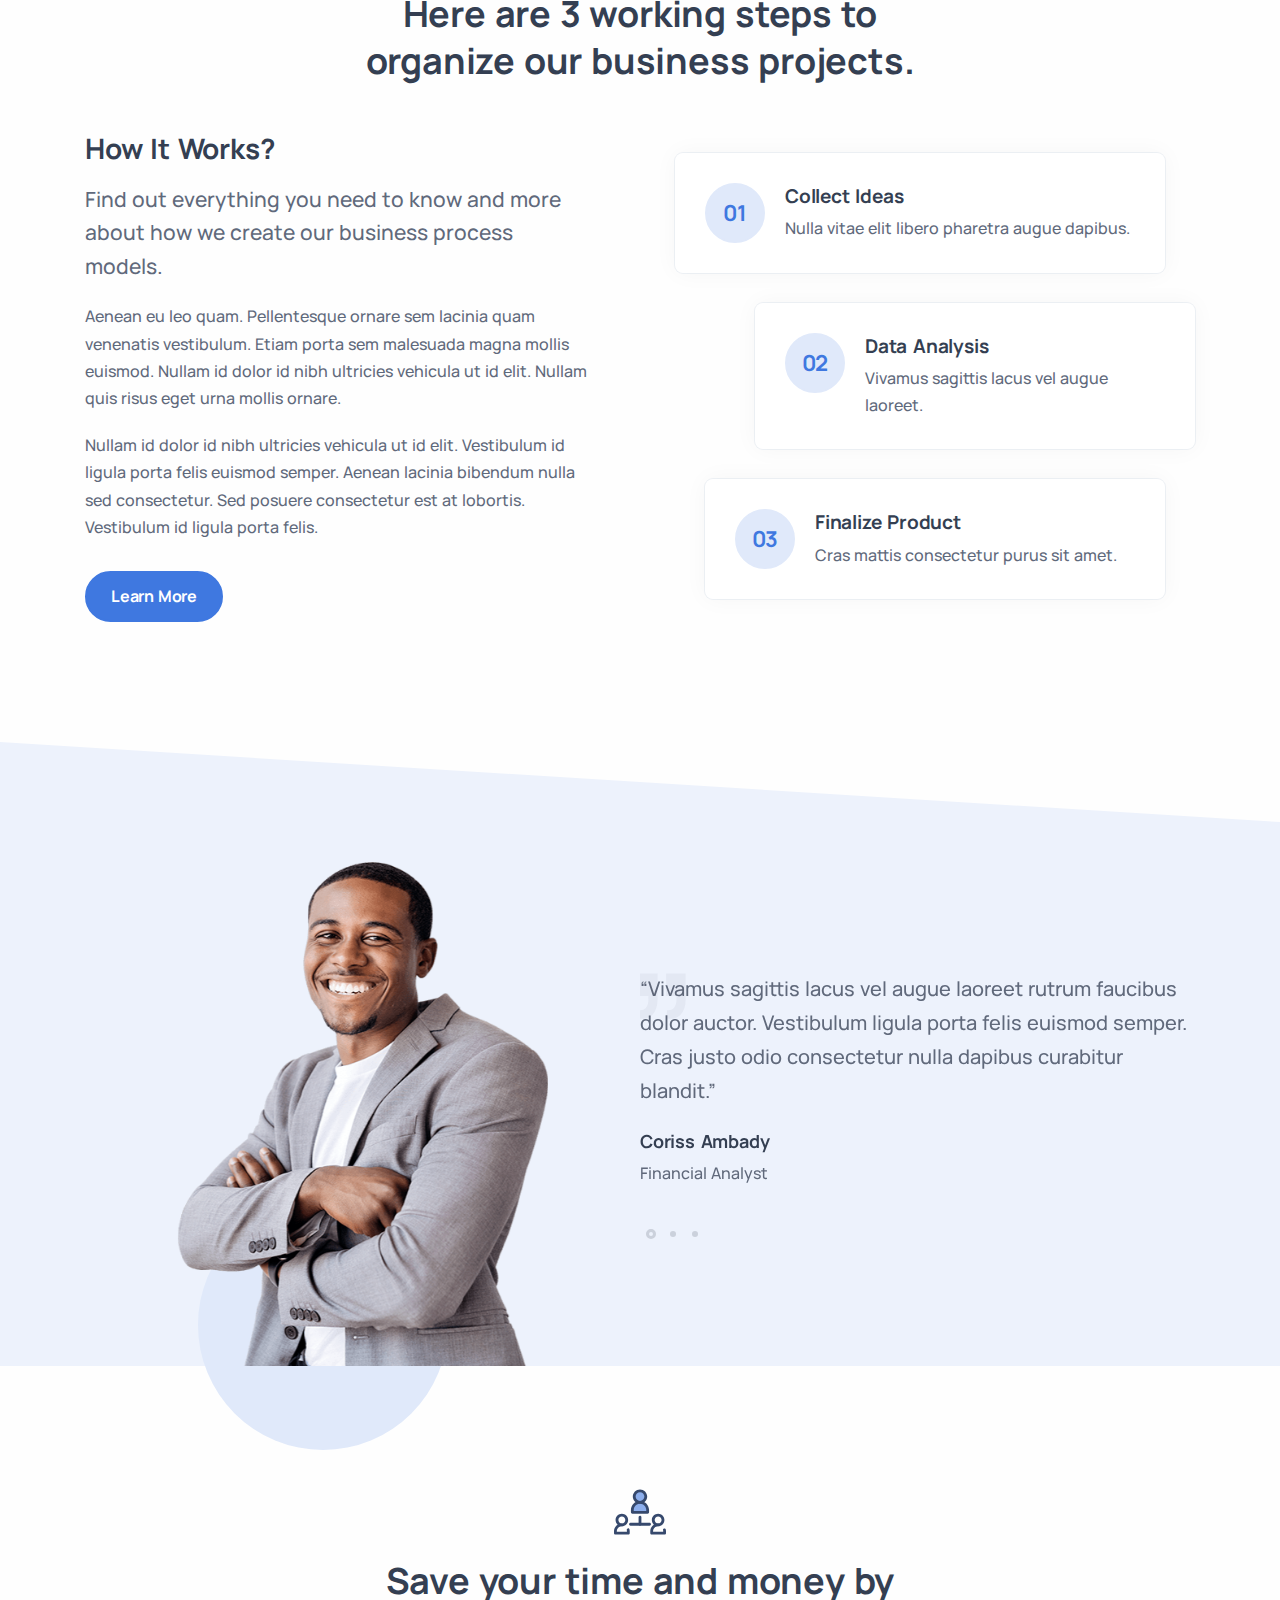
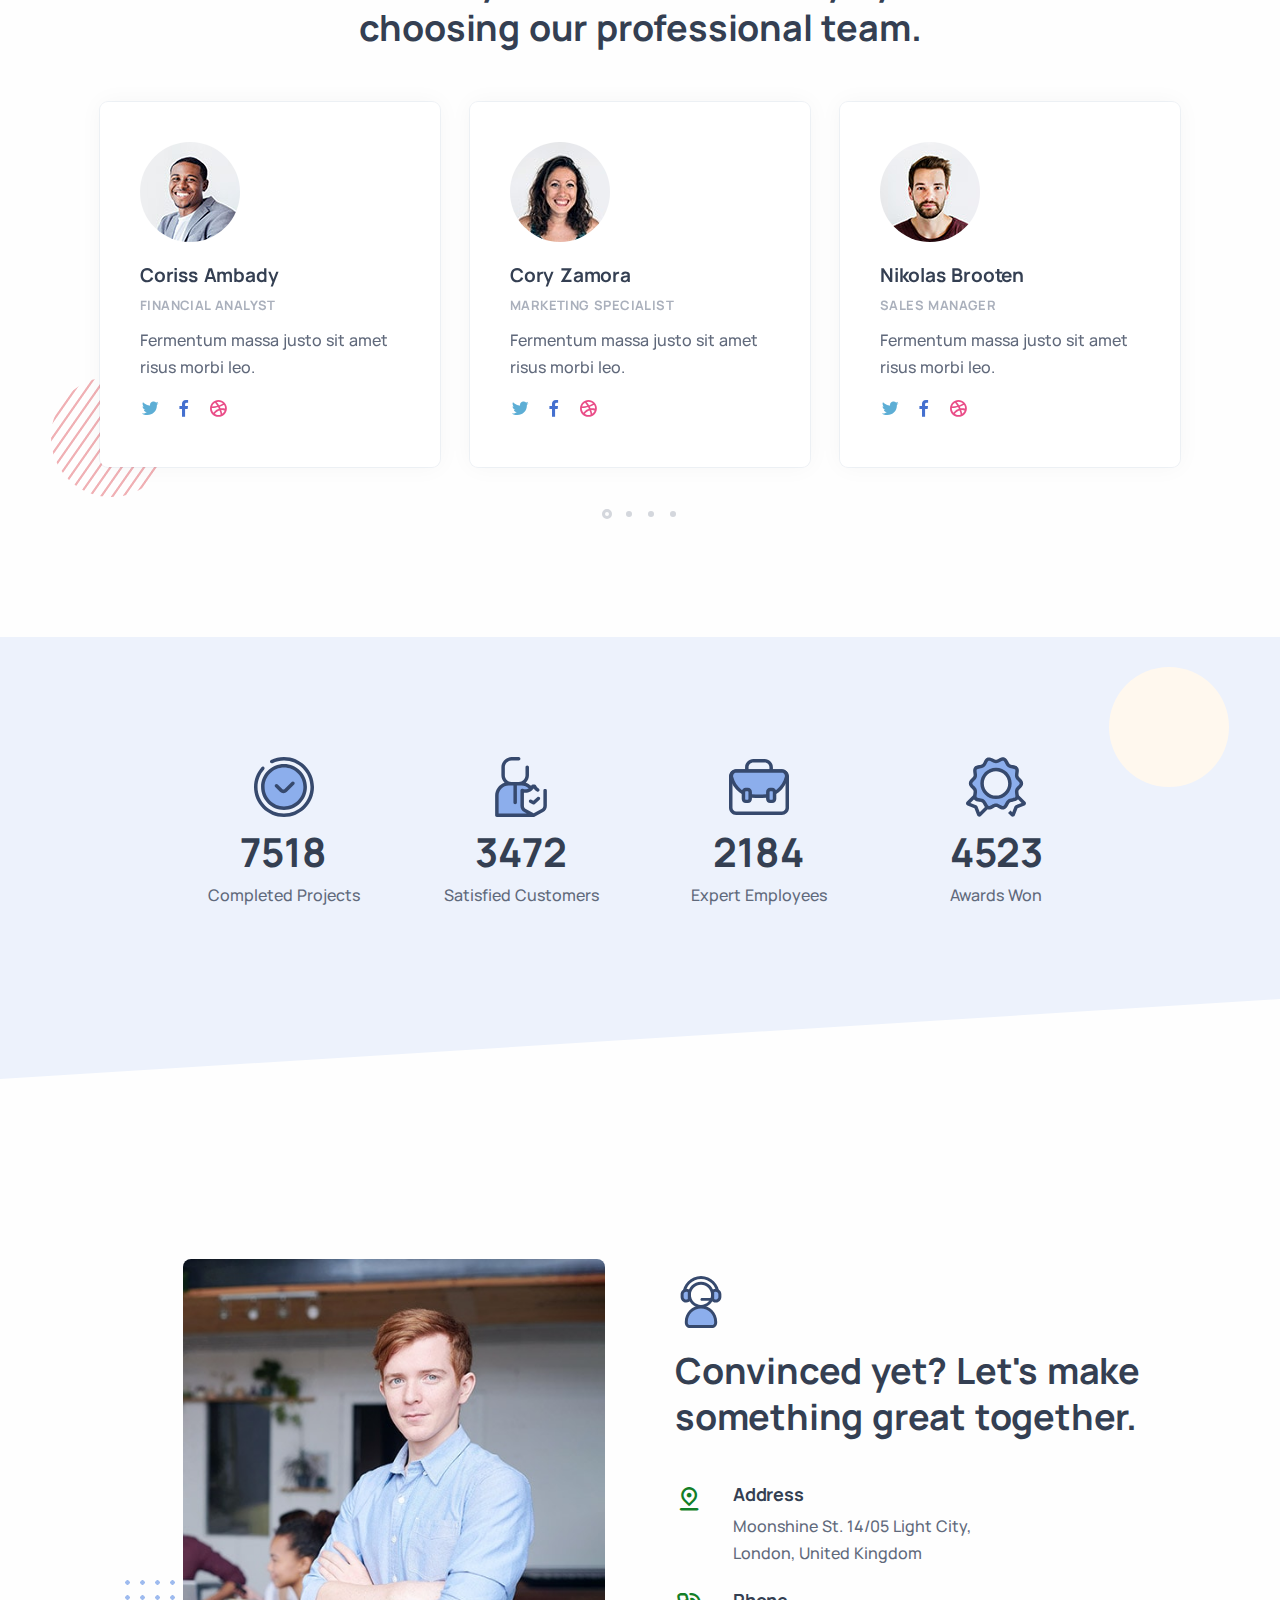
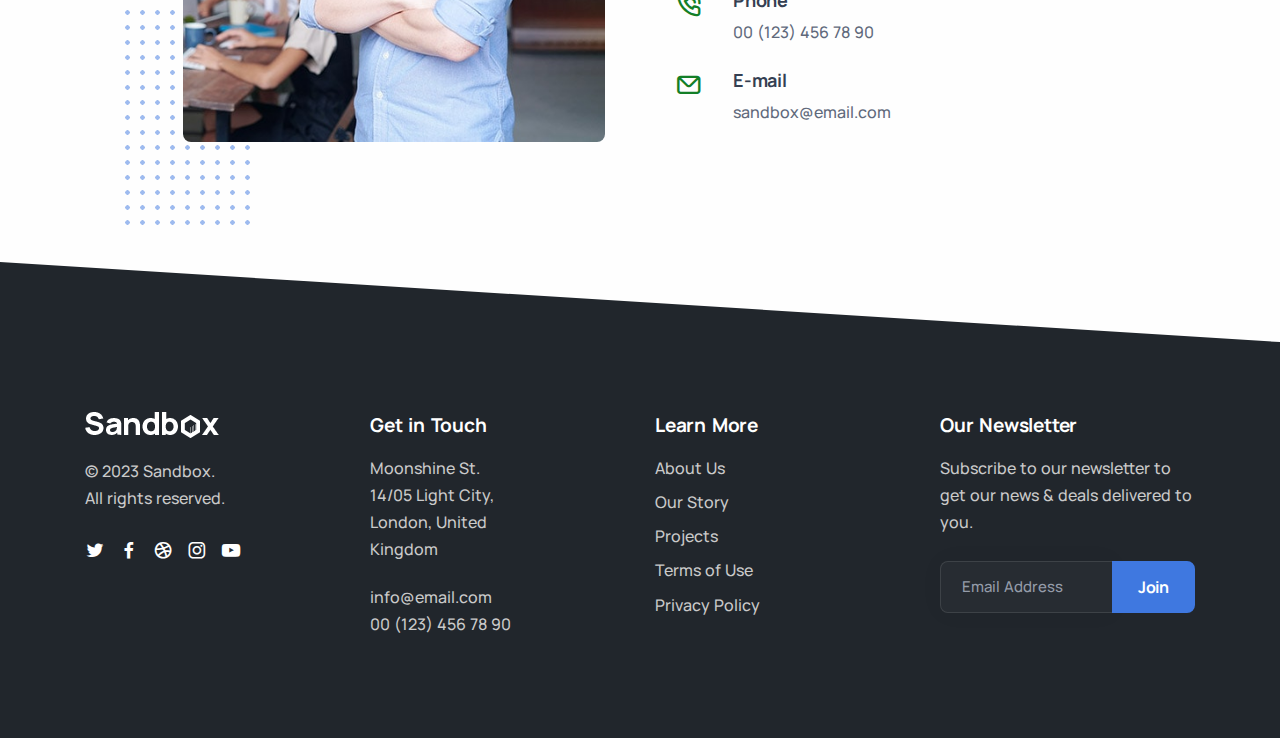
<file: about.html>
<!DOCTYPE html>
<html lang="en">

<head>
  <meta charset="utf-8">
  <meta name="viewport" content="width=device-width, initial-scale=1.0">
  <meta name="description" content="An impressive and flawless site template that includes various UI elements and countless features, attractive ready-made blocks and rich pages, basically everything you need to create a unique and professional website.">
  <meta name="keywords" content="bootstrap 5, business, corporate, creative, gulp, marketing, minimal, modern, multipurpose, one page, responsive, saas, sass, seo, startup, html5 template, site template">
  <meta name="author" content="elemis">
  <title>Sandbox - Modern & Multipurpose Bootstrap 5 Template</title>
  <link rel="shortcut icon" href="./assets/img/favicon.png">
  <link rel="stylesheet" href="./assets/css/plugins.css">
  <link rel="stylesheet" href="./assets/css/style.css">
</head>

<body>
  <div class="content-wrapper">
    <header class="wrapper bg-gray">
      <nav class="navbar navbar-expand-lg center-nav transparent navbar-light">
        <div class="container flex-lg-row flex-nowrap align-items-center">
          <div class="navbar-brand w-100">
            <a href="./index.html">
              <img src="./assets/img/logo.png" srcset="./assets/img/logo@2x.png 2x" alt="" />
            </a>
          </div>
          <div class="navbar-collapse offcanvas offcanvas-nav offcanvas-start">
            <div class="offcanvas-header d-lg-none">
              <h3 class="text-white fs-30 mb-0">Sandbox</h3>
              <button type="button" class="btn-close btn-close-white" data-bs-dismiss="offcanvas" aria-label="Close"></button>
            </div>
            <div class="offcanvas-body ms-lg-auto d-flex flex-column h-100">
              <ul class="navbar-nav">
                <li class="nav-item dropdown dropdown-mega">
                  <a class="nav-link dropdown-toggle" href="#" data-bs-toggle="dropdown">Demos</a>
                  <ul class="dropdown-menu mega-menu mega-menu-dark mega-menu-img">
                    <li class="mega-menu-content mega-menu-scroll">
                      <ul class="row row-cols-1 row-cols-lg-6 gx-0 gx-lg-4 gy-lg-2 list-unstyled">
                        <li class="col">
                          <a class="dropdown-item" href="./demo1.html">
                            <figure class="rounded lift d-none d-lg-block"><img src="./assets/img/demos/mi1.jpg" srcset="./assets/img/demos/mi1@2x.jpg 2x" alt=""></figure>
                            <span class="d-lg-none">Demo 1</span>
                          </a>
                        </li>
                        <li class="col">
                          <a class="dropdown-item" href="./demo2.html">
                            <figure class="rounded lift d-none d-lg-block"><img src="./assets/img/demos/mi2.jpg" srcset="./assets/img/demos/mi2@2x.jpg 2x" alt=""></figure>
                            <span class="d-lg-none">Demo 2</span>
                          </a>
                        </li>
                        <li class="col">
                          <a class="dropdown-item" href="./demo3.html">
                            <figure class="rounded lift d-none d-lg-block"><img src="./assets/img/demos/mi3.jpg" srcset="./assets/img/demos/mi3@2x.jpg 2x" alt=""></figure>
                            <span class="d-lg-none">Demo 3</span>
                          </a>
                        </li>
                        <li class="col">
                          <a class="dropdown-item" href="./demo4.html">
                            <figure class="rounded lift d-none d-lg-block"><img src="./assets/img/demos/mi4.jpg" srcset="./assets/img/demos/mi4@2x.jpg 2x" alt=""></figure>
                            <span class="d-lg-none">Demo 4</span>
                          </a>
                        </li>
                        <li class="col">
                          <a class="dropdown-item" href="./demo5.html">
                            <figure class="rounded lift d-none d-lg-block"><img src="./assets/img/demos/mi5.jpg" srcset="./assets/img/demos/mi5@2x.jpg 2x" alt=""></figure>
                            <span class="d-lg-none">Demo 5</span>
                          </a>
                        </li>
                        <li class="col">
                          <a class="dropdown-item" href="./demo6.html">
                            <figure class="rounded lift d-none d-lg-block"><img src="./assets/img/demos/mi6.jpg" srcset="./assets/img/demos/mi6@2x.jpg 2x" alt=""></figure>
                            <span class="d-lg-none">Demo 6</span>
                          </a>
                        </li>
                        <li class="col">
                          <a class="dropdown-item" href="./demo7.html">
                            <figure class="rounded lift d-none d-lg-block"><img src="./assets/img/demos/mi7.jpg" srcset="./assets/img/demos/mi7@2x.jpg 2x" alt=""></figure>
                            <span class="d-lg-none">Demo 7</span>
                          </a>
                        </li>
                        <li class="col">
                          <a class="dropdown-item" href="./demo8.html">
                            <figure class="rounded lift d-none d-lg-block"><img src="./assets/img/demos/mi8.jpg" srcset="./assets/img/demos/mi8@2x.jpg 2x" alt=""></figure>
                            <span class="d-lg-none">Demo 8</span>
                          </a>
                        </li>
                        <li class="col">
                          <a class="dropdown-item" href="./demo9.html">
                            <figure class="rounded lift d-none d-lg-block"><img src="./assets/img/demos/mi9.jpg" srcset="./assets/img/demos/mi9@2x.jpg 2x" alt=""></figure>
                            <span class="d-lg-none">Demo 9</span>
                          </a>
                        </li>
                        <li class="col">
                          <a class="dropdown-item" href="./demo10.html">
                            <figure class="rounded lift d-none d-lg-block"><img src="./assets/img/demos/mi10.jpg" srcset="./assets/img/demos/mi10@2x.jpg 2x" alt=""></figure>
                            <span class="d-lg-none">Demo 10</span>
                          </a>
                        </li>
                        <li class="col">
                          <a class="dropdown-item" href="./demo11.html">
                            <figure class="rounded lift d-none d-lg-block"><img src="./assets/img/demos/mi11.jpg" srcset="./assets/img/demos/mi11@2x.jpg 2x" alt=""></figure>
                            <span class="d-lg-none">Demo 11</span>
                          </a>
                        </li>
                        <li class="col">
                          <a class="dropdown-item" href="./demo12.html">
                            <figure class="rounded lift d-none d-lg-block"><img src="./assets/img/demos/mi12.jpg" srcset="./assets/img/demos/mi12@2x.jpg 2x" alt=""></figure>
                            <span class="d-lg-none">Demo 12</span>
                          </a>
                        </li>
                        <li class="col">
                          <a class="dropdown-item" href="./demo13.html">
                            <figure class="rounded lift d-none d-lg-block"><img src="./assets/img/demos/mi13.jpg" srcset="./assets/img/demos/mi13@2x.jpg 2x" alt=""></figure>
                            <span class="d-lg-none">Demo 13</span>
                          </a>
                        </li>
                        <li class="col">
                          <a class="dropdown-item" href="./demo14.html">
                            <figure class="rounded lift d-none d-lg-block"><img src="./assets/img/demos/mi14.jpg" srcset="./assets/img/demos/mi14@2x.jpg 2x" alt=""></figure>
                            <span class="d-lg-none">Demo 14</span>
                          </a>
                        </li>
                        <li class="col">
                          <a class="dropdown-item" href="./demo15.html">
                            <figure class="rounded lift d-none d-lg-block"><img src="./assets/img/demos/mi15.jpg" srcset="./assets/img/demos/mi15@2x.jpg 2x" alt=""></figure>
                            <span class="d-lg-none">Demo 15</span>
                          </a>
                        </li>
                        <li class="col">
                          <a class="dropdown-item" href="./demo16.html">
                            <figure class="rounded lift d-none d-lg-block"><img src="./assets/img/demos/mi16.jpg" srcset="./assets/img/demos/mi16@2x.jpg 2x" alt=""></figure>
                            <span class="d-lg-none">Demo 16</span>
                          </a>
                        </li>
                        <li class="col">
                          <a class="dropdown-item" href="./demo17.html">
                            <figure class="rounded lift d-none d-lg-block"><img src="./assets/img/demos/mi17.jpg" srcset="./assets/img/demos/mi17@2x.jpg 2x" alt=""></figure>
                            <span class="d-lg-none">Demo 17</span>
                          </a>
                        </li>
                        <li class="col">
                          <a class="dropdown-item" href="./demo18.html">
                            <figure class="rounded lift d-none d-lg-block"><img src="./assets/img/demos/mi18.jpg" srcset="./assets/img/demos/mi18@2x.jpg 2x" alt=""></figure>
                            <span class="d-lg-none">Demo 18</span>
                          </a>
                        </li>
                        <li class="col">
                          <a class="dropdown-item" href="./demo19.html">
                            <figure class="rounded lift d-none d-lg-block"><img src="./assets/img/demos/mi19.jpg" srcset="./assets/img/demos/mi19@2x.jpg 2x" alt=""></figure>
                            <span class="d-lg-none">Demo 19</span>
                          </a>
                        </li>
                        <li class="col">
                          <a class="dropdown-item" href="./demo20.html">
                            <figure class="rounded lift d-none d-lg-block"><img src="./assets/img/demos/mi20.jpg" srcset="./assets/img/demos/mi20@2x.jpg 2x" alt=""></figure>
                            <span class="d-lg-none">Demo 20</span>
                          </a>
                        </li>
                        <li class="col">
                          <a class="dropdown-item" href="./demo21.html">
                            <figure class="rounded lift d-none d-lg-block"><img src="./assets/img/demos/mi21.jpg" srcset="./assets/img/demos/mi21@2x.jpg 2x" alt=""></figure>
                            <span class="d-lg-none">Demo 21</span>
                          </a>
                        </li>
                        <li class="col">
                          <a class="dropdown-item" href="./demo22.html">
                            <figure class="rounded lift d-none d-lg-block"><img src="./assets/img/demos/mi22.jpg" srcset="./assets/img/demos/mi22@2x.jpg 2x" alt=""></figure>
                            <span class="d-lg-none">Demo 22</span>
                          </a>
                        </li>
                        <li class="col">
                          <a class="dropdown-item" href="./demo23.html">
                            <figure class="rounded lift d-none d-lg-block"><img src="./assets/img/demos/mi23.jpg" srcset="./assets/img/demos/mi23@2x.jpg 2x" alt=""></figure>
                            <span class="d-lg-none">Demo 23</span>
                          </a>
                        </li>
                        <li class="col">
                          <a class="dropdown-item" href="./demo24.html">
                            <figure class="rounded lift d-none d-lg-block"><img src="./assets/img/demos/mi24.jpg" srcset="./assets/img/demos/mi24@2x.jpg 2x" alt=""></figure>
                            <span class="d-lg-none">Demo 24</span>
                          </a>
                        </li>
                        <li class="col">
                          <a class="dropdown-item" href="./demo25.html">
                            <figure class="rounded lift d-none d-lg-block"><img src="./assets/img/demos/mi25.jpg" srcset="./assets/img/demos/mi25@2x.jpg 2x" alt=""></figure>
                            <span class="d-lg-none">Demo 25</span>
                          </a>
                        </li>
                        <li class="col">
                          <a class="dropdown-item" href="./demo26.html">
                            <figure class="rounded lift d-none d-lg-block"><img src="./assets/img/demos/mi26.jpg" srcset="./assets/img/demos/mi26@2x.jpg 2x" alt=""></figure>
                            <span class="d-lg-none">Demo 26</span>
                          </a>
                        </li>
                        <li class="col">
                          <a class="dropdown-item" href="./demo27.html">
                            <figure class="rounded lift d-none d-lg-block"><img src="./assets/img/demos/mi27.jpg" srcset="./assets/img/demos/mi27@2x.jpg 2x" alt=""></figure>
                            <span class="d-lg-none">Demo 27</span>
                          </a>
                        </li>
                        <li class="col">
                          <a class="dropdown-item" href="./demo28.html">
                            <figure class="rounded lift d-none d-lg-block"><img src="./assets/img/demos/mi28.jpg" srcset="./assets/img/demos/mi28@2x.jpg 2x" alt=""></figure>
                            <span class="d-lg-none">Demo 28</span>
                          </a>
                        </li>
                        <li class="col">
                          <a class="dropdown-item" href="./demo29.html">
                            <figure class="rounded lift d-none d-lg-block"><img src="./assets/img/demos/mi29.jpg" srcset="./assets/img/demos/mi29@2x.jpg 2x" alt=""></figure>
                            <span class="d-lg-none">Demo 29</span>
                          </a>
                        </li>
                        <li class="col">
                          <a class="dropdown-item" href="./demo30.html">
                            <figure class="rounded lift d-none d-lg-block"><img src="./assets/img/demos/mi30.jpg" srcset="./assets/img/demos/mi30@2x.jpg 2x" alt=""></figure>
                            <span class="d-lg-none">Demo 30</span>
                          </a>
                        </li>
                        <li class="col">
                          <a class="dropdown-item" href="./demo31.html">
                            <figure class="rounded lift d-none d-lg-block"><img src="./assets/img/demos/mi31.jpg" srcset="./assets/img/demos/mi31@2x.jpg 2x" alt=""></figure>
                            <span class="d-lg-none">Demo 31</span>
                          </a>
                        </li>
                        <li class="col">
                          <a class="dropdown-item" href="./demo32.html">
                            <figure class="rounded lift d-none d-lg-block"><img src="./assets/img/demos/mi32.jpg" srcset="./assets/img/demos/mi32@2x.jpg 2x" alt=""></figure>
                            <span class="d-lg-none">Demo 32</span>
                          </a>
                        </li>
                        <li class="col">
                          <a class="dropdown-item" href="./demo33.html">
                            <figure class="rounded lift d-none d-lg-block"><img src="./assets/img/demos/mi33.jpg" srcset="./assets/img/demos/mi33@2x.jpg 2x" alt=""></figure>
                            <span class="d-lg-none">Demo 33</span>
                          </a>
                        </li>
                        <li class="col">
                          <a class="dropdown-item" href="./demo34.html">
                            <figure class="rounded lift d-none d-lg-block"><img src="./assets/img/demos/mi34.jpg" srcset="./assets/img/demos/mi34@2x.jpg 2x" alt=""></figure>
                            <span class="d-lg-none">Demo 34</span>
                          </a>
                        </li>
                      </ul>
                      <!--/.row -->
                      <span class="d-none d-lg-flex"><i class="uil uil-direction"></i><strong>Scroll to view more</strong></span>
                    </li>
                    <!--/.mega-menu-content-->
                  </ul>
                  <!--/.dropdown-menu -->
                </li>
                <li class="nav-item dropdown">
                  <a class="nav-link dropdown-toggle" href="#" data-bs-toggle="dropdown">Pages</a>
                  <ul class="dropdown-menu">
                    <li class="dropdown dropdown-submenu dropend"><a class="dropdown-item dropdown-toggle" href="#" data-bs-toggle="dropdown">Services</a>
                      <ul class="dropdown-menu">
                        <li class="nav-item"><a class="dropdown-item" href="./services.html">Services I</a></li>
                        <li class="nav-item"><a class="dropdown-item" href="./services2.html">Services II</a></li>
                      </ul>
                    </li>
                    <li class="dropdown dropdown-submenu dropend"><a class="dropdown-item dropdown-toggle" href="#" data-bs-toggle="dropdown">About</a>
                      <ul class="dropdown-menu">
                        <li class="nav-item"><a class="dropdown-item" href="./about.html">About I</a></li>
                        <li class="nav-item"><a class="dropdown-item" href="./about2.html">About II</a></li>
                      </ul>
                    </li>
                    <li class="dropdown dropdown-submenu dropend"><a class="dropdown-item dropdown-toggle" href="#" data-bs-toggle="dropdown">Shop</a>
                      <ul class="dropdown-menu">
                        <li class="nav-item"><a class="dropdown-item" href="./shop.html">Shop I</a></li>
                        <li class="nav-item"><a class="dropdown-item" href="./shop2.html">Shop II</a></li>
                        <li class="nav-item"><a class="dropdown-item" href="./shop-product.html">Product Page</a></li>
                        <li class="nav-item"><a class="dropdown-item" href="./shop-cart.html">Shopping Cart</a></li>
                        <li class="nav-item"><a class="dropdown-item" href="./shop-checkout.html">Checkout</a></li>
                      </ul>
                    </li>
                    <li class="dropdown dropdown-submenu dropend"><a class="dropdown-item dropdown-toggle" href="#" data-bs-toggle="dropdown">Contact</a>
                      <ul class="dropdown-menu">
                        <li class="nav-item"><a class="dropdown-item" href="./contact.html">Contact I</a></li>
                        <li class="nav-item"><a class="dropdown-item" href="./contact2.html">Contact II</a></li>
                        <li class="nav-item"><a class="dropdown-item" href="./contact3.html">Contact III</a></li>
                      </ul>
                    </li>
                    <li class="dropdown dropdown-submenu dropend"><a class="dropdown-item dropdown-toggle" href="#" data-bs-toggle="dropdown">Career</a>
                      <ul class="dropdown-menu">
                        <li class="nav-item"><a class="dropdown-item" href="./career.html">Job Listing I</a></li>
                        <li class="nav-item"><a class="dropdown-item" href="./career2.html">Job Listing II</a></li>
                        <li class="nav-item"><a class="dropdown-item" href="./career-job.html">Job Description</a></li>
                      </ul>
                    </li>
                    <li class="dropdown dropdown-submenu dropend"><a class="dropdown-item dropdown-toggle" href="#" data-bs-toggle="dropdown">Utility</a>
                      <ul class="dropdown-menu">
                        <li class="nav-item"><a class="dropdown-item" href="./404.html">404 Not Found</a></li>
                        <li class="nav-item"><a class="dropdown-item" href="./page-loader.html">Page Loader</a></li>
                        <li class="nav-item"><a class="dropdown-item" href="./signin.html">Sign In I</a></li>
                        <li class="nav-item"><a class="dropdown-item" href="./signin2.html">Sign In II</a></li>
                        <li class="nav-item"><a class="dropdown-item" href="./signup.html">Sign Up I</a></li>
                        <li class="nav-item"><a class="dropdown-item" href="./signup2.html">Sign Up II</a></li>
                        <li class="nav-item"><a class="dropdown-item" href="./terms.html">Terms</a></li>
                      </ul>
                    </li>
                    <li class="nav-item"><a class="dropdown-item" href="./pricing.html">Pricing</a></li>
                    <li class="nav-item"><a class="dropdown-item" href="./onepage.html">One Page</a></li>
                  </ul>
                </li>
                <li class="nav-item dropdown">
                  <a class="nav-link dropdown-toggle" href="#" data-bs-toggle="dropdown">Projects</a>
                  <div class="dropdown-menu dropdown-lg">
                    <div class="dropdown-lg-content">
                      <div>
                        <h6 class="dropdown-header">Project Pages</h6>
                        <ul class="list-unstyled">
                          <li><a class="dropdown-item" href="./projects.html">Projects I</a></li>
                          <li><a class="dropdown-item" href="./projects2.html">Projects II</a></li>
                          <li><a class="dropdown-item" href="./projects3.html">Projects III</a></li>
                          <li><a class="dropdown-item" href="./projects4.html">Projects IV</a></li>
                        </ul>
                      </div>
                      <!-- /.column -->
                      <div>
                        <h6 class="dropdown-header">Single Projects</h6>
                        <ul class="list-unstyled">
                          <li><a class="dropdown-item" href="./single-project.html">Single Project I</a></li>
                          <li><a class="dropdown-item" href="./single-project2.html">Single Project II</a></li>
                          <li><a class="dropdown-item" href="./single-project3.html">Single Project III</a></li>
                          <li><a class="dropdown-item" href="./single-project4.html">Single Project IV</a></li>
                        </ul>
                      </div>
                      <!-- /.column -->
                    </div>
                    <!-- /auto-column -->
                  </div>
                </li>
                <li class="nav-item dropdown">
                  <a class="nav-link dropdown-toggle" href="#" data-bs-toggle="dropdown">Blog</a>
                  <ul class="dropdown-menu">
                    <li class="nav-item"><a class="dropdown-item" href="./blog.html">Blog without Sidebar</a></li>
                    <li class="nav-item"><a class="dropdown-item" href="./blog2.html">Blog with Sidebar</a></li>
                    <li class="nav-item"><a class="dropdown-item" href="./blog3.html">Blog with Left Sidebar</a></li>
                    <li class="dropdown dropdown-submenu dropend"><a class="dropdown-item dropdown-toggle" href="#" data-bs-toggle="dropdown">Blog Posts</a>
                      <ul class="dropdown-menu">
                        <li class="nav-item"><a class="dropdown-item" href="./blog-post.html">Post without Sidebar</a></li>
                        <li class="nav-item"><a class="dropdown-item" href="./blog-post2.html">Post with Sidebar</a></li>
                        <li class="nav-item"><a class="dropdown-item" href="./blog-post3.html">Post with Left Sidebar</a></li>
                      </ul>
                    </li>
                  </ul>
                </li>
                <li class="nav-item dropdown dropdown-mega">
                  <a class="nav-link dropdown-toggle" href="#" data-bs-toggle="dropdown">Blocks</a>
                  <ul class="dropdown-menu mega-menu mega-menu-dark mega-menu-img">
                    <li class="mega-menu-content">
                      <ul class="row row-cols-1 row-cols-lg-6 gx-0 gx-lg-6 gy-lg-4 list-unstyled">
                        <li class="col"><a class="dropdown-item" href="./docs/blocks/about.html">
                            <div class="rounded img-svg d-none d-lg-block p-4 mb-lg-2"><img class="rounded-0" src="./assets/img/demos/block1.svg" alt=""></div>
                            <span>About</span>
                          </a>
                        </li>
                        <li class="col"><a class="dropdown-item" href="./docs/blocks/blog.html">
                            <div class="rounded img-svg d-none d-lg-block p-4 mb-lg-2"><img class="rounded-0" src="./assets/img/demos/block2.svg" alt=""></div>
                            <span>Blog</span>
                          </a>
                        </li>
                        <li class="col"><a class="dropdown-item" href="./docs/blocks/call-to-action.html">
                            <div class="rounded img-svg d-none d-lg-block p-4 mb-lg-2"><img class="rounded-0" src="./assets/img/demos/block3.svg" alt=""></div>
                            <span>Call to Action</span>
                          </a>
                        </li>
                        <li class="col"><a class="dropdown-item" href="./docs/blocks/clients.html">
                            <div class="rounded img-svg d-none d-lg-block p-4 mb-lg-2"><img class="rounded-0" src="./assets/img/demos/block4.svg" alt=""></div>
                            <span>Clients</span>
                          </a>
                        </li>
                        <li class="col"><a class="dropdown-item" href="./docs/blocks/contact.html">
                            <div class="rounded img-svg d-none d-lg-block p-4 mb-lg-2"><img class="rounded-0" src="./assets/img/demos/block5.svg" alt=""></div>
                            <span>Contact</span>
                          </a>
                        </li>
                        <li class="col"><a class="dropdown-item" href="./docs/blocks/facts.html">
                            <div class="rounded img-svg d-none d-lg-block p-4 mb-lg-2"><img class="rounded-0" src="./assets/img/demos/block6.svg" alt=""></div>
                            <span>Facts</span>
                          </a>
                        </li>
                        <li class="col"><a class="dropdown-item" href="./docs/blocks/faq.html">
                            <div class="rounded img-svg d-none d-lg-block p-4 mb-lg-2"><img class="rounded-0" src="./assets/img/demos/block7.svg" alt=""></div>
                            <span>FAQ</span>
                          </a>
                        </li>
                        <li class="col"><a class="dropdown-item" href="./docs/blocks/features.html">
                            <div class="rounded img-svg d-none d-lg-block p-4 mb-lg-2"><img class="rounded-0" src="./assets/img/demos/block8.svg" alt=""></div>
                            <span>Features</span>
                          </a>
                        </li>
                        <li class="col"><a class="dropdown-item" href="./docs/blocks/footer.html">
                            <div class="rounded img-svg d-none d-lg-block p-4 mb-lg-2"><img class="rounded-0" src="./assets/img/demos/block9.svg" alt=""></div>
                            <span>Footer</span>
                          </a>
                        </li>
                        <li class="col"><a class="dropdown-item" href="./docs/blocks/hero.html">
                            <div class="rounded img-svg d-none d-lg-block p-4 mb-lg-2"><img class="rounded-0" src="./assets/img/demos/block10.svg" alt=""></div>
                            <span>Hero</span>
                          </a>
                        </li>
                        <li class="col"><a class="dropdown-item" href="./docs/blocks/misc.html">
                            <div class="rounded img-svg d-none d-lg-block p-4 mb-lg-2"><img class="rounded-0" src="./assets/img/demos/block17.svg" alt=""></div>
                            <span>Misc</span>
                          </a>
                        </li>
                        <li class="col"><a class="dropdown-item" href="./docs/blocks/navbar.html">
                            <div class="rounded img-svg d-none d-lg-block p-4 mb-lg-2"><img class="rounded-0" src="./assets/img/demos/block11.svg" alt=""></div>
                            <span>Navbar</span>
                          </a>
                        </li>
                        <li class="col"><a class="dropdown-item" href="./docs/blocks/portfolio.html">
                            <div class="rounded img-svg d-none d-lg-block p-4 mb-lg-2"><img class="rounded-0" src="./assets/img/demos/block12.svg" alt=""></div>
                            <span>Portfolio</span>
                          </a>
                        </li>
                        <li class="col"><a class="dropdown-item" href="./docs/blocks/pricing.html">
                            <div class="rounded img-svg d-none d-lg-block p-4 mb-lg-2"><img class="rounded-0" src="./assets/img/demos/block13.svg" alt=""></div>
                            <span>Pricing</span>
                          </a>
                        </li>
                        <li class="col"><a class="dropdown-item" href="./docs/blocks/process.html">
                            <div class="rounded img-svg d-none d-lg-block p-4 mb-lg-2"><img class="rounded-0" src="./assets/img/demos/block14.svg" alt=""></div>
                            <span>Process</span>
                          </a>
                        </li>
                        <li class="col"><a class="dropdown-item" href="./docs/blocks/team.html">
                            <div class="rounded img-svg d-none d-lg-block p-4 mb-lg-2"><img class="rounded-0" src="./assets/img/demos/block15.svg" alt=""></div>
                            <span>Team</span>
                          </a>
                        </li>
                        <li class="col"><a class="dropdown-item" href="./docs/blocks/testimonials.html">
                            <div class="rounded img-svg d-none d-lg-block p-4 mb-lg-2"><img class="rounded-0" src="./assets/img/demos/block16.svg" alt=""></div>
                            <span>Testimonials</span>
                          </a>
                        </li>
                      </ul>
                      <!--/.row -->
                    </li>
                    <!--/.mega-menu-content-->
                  </ul>
                  <!--/.dropdown-menu -->
                </li>
                <li class="nav-item dropdown dropdown-mega">
                  <a class="nav-link dropdown-toggle" href="#" data-bs-toggle="dropdown">Documentation</a>
                  <ul class="dropdown-menu mega-menu">
                    <li class="mega-menu-content">
                      <div class="row gx-0 gx-lg-3">
                        <div class="col-lg-4">
                          <h6 class="dropdown-header">Usage</h6>
                          <ul class="list-unstyled cc-2 pb-lg-1">
                            <li><a class="dropdown-item" href="./docs/index.html">Get Started</a></li>
                            <li><a class="dropdown-item" href="./docs/forms.html">Forms</a></li>
                            <li><a class="dropdown-item" href="./docs/faq.html">FAQ</a></li>
                            <li><a class="dropdown-item" href="./docs/changelog.html">Changelog</a></li>
                            <li><a class="dropdown-item" href="./docs/credits.html">Credits</a></li>
                          </ul>
                          <h6 class="dropdown-header mt-lg-6">Styleguide</h6>
                          <ul class="list-unstyled cc-2">
                            <li><a class="dropdown-item" href="./docs/styleguide/colors.html">Colors</a></li>
                            <li><a class="dropdown-item" href="./docs/styleguide/fonts.html">Fonts</a></li>
                            <li><a class="dropdown-item" href="./docs/styleguide/icons-svg.html">SVG Icons</a></li>
                            <li><a class="dropdown-item" href="./docs/styleguide/icons-font.html">Font Icons</a></li>
                            <li><a class="dropdown-item" href="./docs/styleguide/illustrations.html">Illustrations</a></li>
                            <li><a class="dropdown-item" href="./docs/styleguide/backgrounds.html">Backgrounds</a></li>
                            <li><a class="dropdown-item" href="./docs/styleguide/misc.html">Misc</a></li>
                          </ul>
                        </div>
                        <!--/column -->
                        <div class="col-lg-8">
                          <h6 class="dropdown-header">Elements</h6>
                          <ul class="list-unstyled cc-3">
                            <li><a class="dropdown-item" href="./docs/elements/accordion.html">Accordion</a></li>
                            <li><a class="dropdown-item" href="./docs/elements/alerts.html">Alerts</a></li>
                            <li><a class="dropdown-item" href="./docs/elements/animations.html">Animations</a></li>
                            <li><a class="dropdown-item" href="./docs/elements/avatars.html">Avatars</a></li>
                            <li><a class="dropdown-item" href="./docs/elements/background.html">Background</a></li>
                            <li><a class="dropdown-item" href="./docs/elements/badges.html">Badges</a></li>
                            <li><a class="dropdown-item" href="./docs/elements/buttons.html">Buttons</a></li>
                            <li><a class="dropdown-item" href="./docs/elements/card.html">Card</a></li>
                            <li><a class="dropdown-item" href="./docs/elements/carousel.html">Carousel</a></li>
                            <li><a class="dropdown-item" href="./docs/elements/dividers.html">Dividers</a></li>
                            <li><a class="dropdown-item" href="./docs/elements/form-elements.html">Form Elements</a></li>
                            <li><a class="dropdown-item" href="./docs/elements/image-hover.html">Image Hover</a></li>
                            <li><a class="dropdown-item" href="./docs/elements/image-mask.html">Image Mask</a></li>
                            <li><a class="dropdown-item" href="./docs/elements/lightbox.html">Lightbox</a></li>
                            <li><a class="dropdown-item" href="./docs/elements/player.html">Media Player</a></li>
                            <li><a class="dropdown-item" href="./docs/elements/modal.html">Modal</a></li>
                            <li><a class="dropdown-item" href="./docs/elements/pagination.html">Pagination</a></li>
                            <li><a class="dropdown-item" href="./docs/elements/progressbar.html">Progressbar</a></li>
                            <li><a class="dropdown-item" href="./docs/elements/shadows.html">Shadows</a></li>
                            <li><a class="dropdown-item" href="./docs/elements/shapes.html">Shapes</a></li>
                            <li><a class="dropdown-item" href="./docs/elements/tables.html">Tables</a></li>
                            <li><a class="dropdown-item" href="./docs/elements/tabs.html">Tabs</a></li>
                            <li><a class="dropdown-item" href="./docs/elements/text-animations.html">Text Animations</a></li>
                            <li><a class="dropdown-item" href="./docs/elements/text-highlight.html">Text Highlight</a></li>
                            <li><a class="dropdown-item" href="./docs/elements/tiles.html">Tiles</a></li>
                            <li><a class="dropdown-item" href="./docs/elements/tooltips-popovers.html">Tooltips & Popovers</a></li>
                            <li><a class="dropdown-item" href="./docs/elements/typography.html">Typography</a></li>
                          </ul>
                        </div>
                        <!--/column -->
                      </div>
                      <!--/.row -->
                    </li>
                    <!--/.mega-menu-content-->
                  </ul>
                  <!--/.dropdown-menu -->
                </li>
              </ul>
              <!-- /.navbar-nav -->
              <div class="offcanvas-footer d-lg-none">
                <div>
                  <a href="mailto:first.last@email.com" class="link-inverse">info@email.com</a>
                  <br /> 00 (123) 456 78 90 <br />
                  <nav class="nav social social-white mt-4">
                    <a href="#"><i class="uil uil-twitter"></i></a>
                    <a href="#"><i class="uil uil-facebook-f"></i></a>
                    <a href="#"><i class="uil uil-dribbble"></i></a>
                    <a href="#"><i class="uil uil-instagram"></i></a>
                    <a href="#"><i class="uil uil-youtube"></i></a>
                  </nav>
                  <!-- /.social -->
                </div>
              </div>
              <!-- /.offcanvas-footer -->
            </div>
            <!-- /.offcanvas-body -->
          </div>
          <!-- /.navbar-collapse -->
          <div class="navbar-other w-100 d-flex ms-auto">
            <ul class="navbar-nav flex-row align-items-center ms-auto">
              <li class="nav-item dropdown language-select text-uppercase">
                <a class="nav-link dropdown-item dropdown-toggle" href="#" role="button" data-bs-toggle="dropdown" aria-haspopup="true" aria-expanded="false">En</a>
                <ul class="dropdown-menu">
                  <li class="nav-item"><a class="dropdown-item" href="#">En</a></li>
                  <li class="nav-item"><a class="dropdown-item" href="#">De</a></li>
                  <li class="nav-item"><a class="dropdown-item" href="#">Es</a></li>
                </ul>
              </li>
              <li class="nav-item d-none d-md-block">
                <a href="./contact.html" class="btn btn-sm btn-primary rounded-pill">Contact</a>
              </li>
              <li class="nav-item d-lg-none">
                <button class="hamburger offcanvas-nav-btn"><span></span></button>
              </li>
            </ul>
            <!-- /.navbar-nav -->
          </div>
          <!-- /.navbar-other -->
        </div>
        <!-- /.container -->
      </nav>
      <!-- /.navbar -->
    </header>
    <!-- /header -->
    <section class="wrapper bg-gray">
      <div class="container pt-10 pt-md-14 text-center">
        <div class="row">
          <div class="col-xl-6 mx-auto">
            <h1 class="display-1 mb-4">Hello! This is Sandbox</h1>
            <p class="lead fs-lg mb-0">A company turning ideas into beautiful things.</p>
          </div>
          <!-- /column -->
        </div>
        <!-- /.row -->
      </div>
      <!-- /.container -->
      <figure class="position-absoute" style="bottom: 0; left: 0; z-index: 2;"><img src="./assets/img/photos/bg12.jpg" alt="" /></figure>
    </section>
    <!-- /section -->
    <section class="wrapper bg-light angled upper-end lower-end">
      <div class="container py-14 py-md-16">
        <div class="row gx-lg-8 gx-xl-12 gy-10 mb-14 mb-md-17 align-items-center">
          <div class="col-lg-6 position-relative order-lg-2">
            <div class="shape bg-dot primary rellax w-16 h-20" data-rellax-speed="1" style="top: 3rem; left: 5.5rem"></div>
            <div class="overlap-grid overlap-grid-2">
              <div class="item">
                <figure class="rounded shadow"><img src="./assets/img/photos/about2.jpg" srcset="./assets/img/photos/about2@2x.jpg 2x" alt=""></figure>
              </div>
              <div class="item">
                <figure class="rounded shadow"><img src="./assets/img/photos/about3.jpg" srcset="./assets/img/photos/about3@2x.jpg 2x" alt=""></figure>
              </div>
            </div>
          </div>
          <!--/column -->
          <div class="col-lg-6">
            <img src="./assets/img/icons/lineal/megaphone.svg" class="svg-inject icon-svg icon-svg-md mb-4" alt="" />
            <h2 class="display-4 mb-3">Who Are We?</h2>
            <p class="lead fs-lg">We are a digital and branding company that believes in the power of creative strategy and along with great design.</p>
            <p class="mb-6">Cum sociis natoque penatibus et magnis dis parturient montes, nascetur ridiculus mus. Cras justo odio, dapibus ac facilisis in, egestas eget quam. Praesent commodo cursus magna, vel scelerisque nisl consectetur et.</p>
            <div class="row gy-3 gx-xl-8">
              <div class="col-xl-6">
                <ul class="icon-list bullet-bg bullet-soft-primary mb-0">
                  <li><span><i class="uil uil-check"></i></span><span>Aenean eu leo quam ornare curabitur blandit tempus.</span></li>
                  <li class="mt-3"><span><i class="uil uil-check"></i></span><span>Nullam quis risus eget urna mollis ornare donec elit.</span></li>
                </ul>
              </div>
              <!--/column -->
              <div class="col-xl-6">
                <ul class="icon-list bullet-bg bullet-soft-primary mb-0">
                  <li><span><i class="uil uil-check"></i></span><span>Etiam porta sem malesuada magna mollis euismod.</span></li>
                  <li class="mt-3"><span><i class="uil uil-check"></i></span><span>Fermentum massa vivamus faucibus amet euismod.</span></li>
                </ul>
              </div>
              <!--/column -->
            </div>
            <!--/.row -->
          </div>
          <!--/column -->
        </div>
        <!--/.row -->
        <div class="row mb-5">
          <div class="col-md-10 col-xl-8 col-xxl-7 mx-auto text-center">
            <img src="./assets/img/icons/lineal/list.svg" class="svg-inject icon-svg icon-svg-md mb-4" alt="" />
            <h2 class="display-4 mb-4 px-lg-14">Here are 3 working steps to organize our business projects.</h2>
          </div>
          <!-- /column -->
        </div>
        <!-- /.row -->
        <div class="row gx-lg-8 gx-xl-12 gy-10 align-items-center">
          <div class="col-lg-6 order-lg-2">
            <div class="card me-lg-6">
              <div class="card-body p-6">
                <div class="d-flex flex-row">
                  <div>
                    <span class="icon btn btn-circle btn-lg btn-soft-primary pe-none me-4"><span class="number">01</span></span>
                  </div>
                  <div>
                    <h4 class="mb-1">Collect Ideas</h4>
                    <p class="mb-0">Nulla vitae elit libero pharetra augue dapibus.</p>
                  </div>
                </div>
              </div>
              <!--/.card-body -->
            </div>
            <!--/.card -->
            <div class="card ms-lg-13 mt-6">
              <div class="card-body p-6">
                <div class="d-flex flex-row">
                  <div>
                    <span class="icon btn btn-circle btn-lg btn-soft-primary pe-none me-4"><span class="number">02</span></span>
                  </div>
                  <div>
                    <h4 class="mb-1">Data Analysis</h4>
                    <p class="mb-0">Vivamus sagittis lacus vel augue laoreet.</p>
                  </div>
                </div>
              </div>
              <!--/.card-body -->
            </div>
            <!--/.card -->
            <div class="card mx-lg-6 mt-6">
              <div class="card-body p-6">
                <div class="d-flex flex-row">
                  <div>
                    <span class="icon btn btn-circle btn-lg btn-soft-primary pe-none me-4"><span class="number">03</span></span>
                  </div>
                  <div>
                    <h4 class="mb-1">Finalize Product</h4>
                    <p class="mb-0">Cras mattis consectetur purus sit amet.</p>
                  </div>
                </div>
              </div>
              <!--/.card-body -->
            </div>
            <!--/.card -->
          </div>
          <!--/column -->
          <div class="col-lg-6">
            <h2 class="display-6 mb-3">How It Works?</h2>
            <p class="lead fs-lg pe-lg-5">Find out everything you need to know and more about how we create our business process models.</p>
            <p>Aenean eu leo quam. Pellentesque ornare sem lacinia quam venenatis vestibulum. Etiam porta sem malesuada magna mollis euismod. Nullam id dolor id nibh ultricies vehicula ut id elit. Nullam quis risus eget urna mollis ornare.</p>
            <p class="mb-6">Nullam id dolor id nibh ultricies vehicula ut id elit. Vestibulum id ligula porta felis euismod semper. Aenean lacinia bibendum nulla sed consectetur. Sed posuere consectetur est at lobortis. Vestibulum id ligula porta felis.</p>
            <a href="#" class="btn btn-primary rounded-pill mb-0">Learn More</a>
          </div>
          <!--/column -->
        </div>
        <!--/.row -->
      </div>
      <!-- /.container -->
    </section>
    <!-- /section -->
    <section class="wrapper bg-soft-primary">
      <div class="container pt-16 pb-14 pb-md-0">
        <div class="row gx-lg-8 gx-xl-0 align-items-center">
          <div class="col-md-5 col-lg-5 col-xl-4 offset-xl-1 d-none d-md-flex position-relative align-self-end">
            <div class="shape rounded-circle bg-pale-primary rellax w-21 h-21 d-md-none d-lg-block" data-rellax-speed="1" style="top: 7rem; left: 1rem"></div>
            <figure><img src="./assets/img/photos/co1.png" srcset="./assets/img/photos/co1@2x.png 2x" alt=""></figure>
          </div>
          <!--/column -->
          <div class="col-md-7 col-lg-6 col-xl-6 col-xxl-5 offset-xl-1">
            <div class="swiper-container dots-start dots-closer mt-md-10 mb-md-15" data-margin="30" data-dots="true">
              <div class="swiper">
                <div class="swiper-wrapper">
                  <div class="swiper-slide">
                    <blockquote class="icon fs-lg">
                      <p>“Vivamus sagittis lacus vel augue laoreet rutrum faucibus dolor auctor. Vestibulum ligula porta felis euismod semper. Cras justo odio consectetur nulla dapibus curabitur blandit.”</p>
                      <div class="blockquote-details">
                        <div class="info ps-0">
                          <h5 class="mb-1">Coriss Ambady</h5>
                          <p class="mb-0">Financial Analyst</p>
                        </div>
                      </div>
                    </blockquote>
                  </div>
                  <!--/.swiper-slide -->
                  <div class="swiper-slide">
                    <blockquote class="icon fs-lg">
                      <p>“Vivamus sagittis lacus vel augue laoreet rutrum faucibus dolor auctor. Vestibulum ligula porta felis euismod semper. Cras justo odio consectetur adipiscing dapibus curabitur blandit.”</p>
                      <div class="blockquote-details">
                        <div class="info ps-0">
                          <h5 class="mb-1">Cory Zamora</h5>
                          <p class="mb-0">Marketing Specialist</p>
                        </div>
                      </div>
                    </blockquote>
                  </div>
                  <!--/.swiper-slide -->
                  <div class="swiper-slide">
                    <blockquote class="icon fs-lg">
                      <p>“Vivamus sagittis lacus vel augue laoreet rutrum faucibus dolor auctor. Vestibulum ligula porta felis euismod semper. Cras justo odio consectetur adipiscing dapibus curabitur blandit.”</p>
                      <div class="blockquote-details">
                        <div class="info ps-0">
                          <h5 class="mb-1">Nikolas Brooten</h5>
                          <p class="mb-0">Sales Manager</p>
                        </div>
                      </div>
                    </blockquote>
                  </div>
                  <!--/.swiper-slide -->
                </div>
                <!--/.swiper-wrapper -->
              </div>
              <!-- /.swiper -->
            </div>
            <!-- /.swiper-container -->
          </div>
          <!--/column -->
        </div>
        <!--/.row -->
      </div>
      <!-- /.container -->
    </section>
    <!-- /section -->
    <section class="wrapper bg-light">
      <div class="container py-14 py-md-16">
        <div class="row mb-3">
          <div class="col-md-10 col-xl-9 col-xxl-7 mx-auto text-center">
            <img src="./assets/img/icons/lineal/team.svg" class="svg-inject icon-svg icon-svg-md mb-4" alt="" />
            <h2 class="display-4 mb-3 px-lg-14">Save your time and money by choosing our professional team.</h2>
          </div>
          <!--/column -->
        </div>
        <!--/.row -->
        <div class="position-relative">
          <div class="shape rounded-circle bg-soft-yellow rellax w-16 h-16" data-rellax-speed="1" style="bottom: 0.5rem; right: -1.7rem;"></div>
          <div class="shape rounded-circle bg-line red rellax w-16 h-16" data-rellax-speed="1" style="top: 0.5rem; left: -1.7rem;"></div>
          <div class="swiper-container dots-closer mb-6" data-margin="0" data-dots="true" data-items-xxl="4" data-items-xl="3" data-items-lg="3" data-items-md="2" data-items-xs="1">
            <div class="swiper">
              <div class="swiper-wrapper">
                <div class="swiper-slide">
                  <div class="item-inner">
                    <div class="card">
                      <div class="card-body">
                        <img class="rounded-circle w-15 mb-4" src="./assets/img/avatars/te1.jpg" srcset="./assets/img/avatars/te1@2x.jpg 2x" alt="" />
                        <h4 class="mb-1">Coriss Ambady</h4>
                        <div class="meta mb-2">Financial Analyst</div>
                        <p class="mb-2">Fermentum massa justo sit amet risus morbi leo.</p>
                        <nav class="nav social mb-0">
                          <a href="#"><i class="uil uil-twitter"></i></a>
                          <a href="#"><i class="uil uil-facebook-f"></i></a>
                          <a href="#"><i class="uil uil-dribbble"></i></a>
                        </nav>
                        <!-- /.social -->
                      </div>
                      <!--/.card-body -->
                    </div>
                    <!-- /.card -->
                  </div>
                  <!-- /.item-inner -->
                </div>
                <!--/.swiper-slide -->
                <div class="swiper-slide">
                  <div class="item-inner">
                    <div class="card">
                      <div class="card-body">
                        <img class="rounded-circle w-15 mb-4" src="./assets/img/avatars/te2.jpg" srcset="./assets/img/avatars/te2@2x.jpg 2x" alt="" />
                        <h4 class="mb-1">Cory Zamora</h4>
                        <div class="meta mb-2">Marketing Specialist</div>
                        <p class="mb-2">Fermentum massa justo sit amet risus morbi leo.</p>
                        <nav class="nav social mb-0">
                          <a href="#"><i class="uil uil-twitter"></i></a>
                          <a href="#"><i class="uil uil-facebook-f"></i></a>
                          <a href="#"><i class="uil uil-dribbble"></i></a>
                        </nav>
                        <!-- /.social -->
                      </div>
                      <!--/.card-body -->
                    </div>
                    <!-- /.card -->
                  </div>
                  <!-- /.item-inner -->
                </div>
                <!--/.swiper-slide -->
                <div class="swiper-slide">
                  <div class="item-inner">
                    <div class="card">
                      <div class="card-body">
                        <img class="rounded-circle w-15 mb-4" src="./assets/img/avatars/te3.jpg" srcset="./assets/img/avatars/te3@2x.jpg 2x" alt="" />
                        <h4 class="mb-1">Nikolas Brooten</h4>
                        <div class="meta mb-2">Sales Manager</div>
                        <p class="mb-2">Fermentum massa justo sit amet risus morbi leo.</p>
                        <nav class="nav social mb-0">
                          <a href="#"><i class="uil uil-twitter"></i></a>
                          <a href="#"><i class="uil uil-facebook-f"></i></a>
                          <a href="#"><i class="uil uil-dribbble"></i></a>
                        </nav>
                        <!-- /.social -->
                      </div>
                      <!--/.card-body -->
                    </div>
                    <!-- /.card -->
                  </div>
                  <!-- /.item-inner -->
                </div>
                <!--/.swiper-slide -->
                <div class="swiper-slide">
                  <div class="item-inner">
                    <div class="card">
                      <div class="card-body">
                        <img class="rounded-circle w-15 mb-4" src="./assets/img/avatars/te4.jpg" srcset="./assets/img/avatars/te4@2x.jpg 2x" alt="" />
                        <h4 class="mb-1">Jackie Sanders</h4>
                        <div class="meta mb-2">Investment Planner</div>
                        <p class="mb-2">Fermentum massa justo sit amet risus morbi leo.</p>
                        <nav class="nav social mb-0">
                          <a href="#"><i class="uil uil-twitter"></i></a>
                          <a href="#"><i class="uil uil-facebook-f"></i></a>
                          <a href="#"><i class="uil uil-dribbble"></i></a>
                        </nav>
                        <!-- /.social -->
                      </div>
                      <!--/.card-body -->
                    </div>
                    <!-- /.card -->
                  </div>
                  <!-- /.item-inner -->
                </div>
                <!--/.swiper-slide -->
                <div class="swiper-slide">
                  <div class="item-inner">
                    <div class="card">
                      <div class="card-body">
                        <img class="rounded-circle w-15 mb-4" src="./assets/img/avatars/te5.jpg" srcset="./assets/img/avatars/te5@2x.jpg 2x" alt="" />
                        <h4 class="mb-1">Laura Widerski</h4>
                        <div class="meta mb-2">Sales Specialist</div>
                        <p class="mb-2">Fermentum massa justo sit amet risus morbi leo.</p>
                        <nav class="nav social mb-0">
                          <a href="#"><i class="uil uil-twitter"></i></a>
                          <a href="#"><i class="uil uil-facebook-f"></i></a>
                          <a href="#"><i class="uil uil-dribbble"></i></a>
                        </nav>
                        <!-- /.social -->
                      </div>
                      <!--/.card-body -->
                    </div>
                    <!-- /.card -->
                  </div>
                  <!-- /.item-inner -->
                </div>
                <!--/.swiper-slide -->
                <div class="swiper-slide">
                  <div class="item-inner">
                    <div class="card">
                      <div class="card-body">
                        <img class="rounded-circle w-15 mb-4" src="./assets/img/avatars/te6.jpg" srcset="./assets/img/avatars/te6@2x.jpg 2x" alt="" />
                        <h4 class="mb-1">Tina Geller</h4>
                        <div class="meta mb-2">Financial Analyst</div>
                        <p class="mb-2">Fermentum massa justo sit amet risus morbi leo.</p>
                        <nav class="nav social mb-0">
                          <a href="#"><i class="uil uil-twitter"></i></a>
                          <a href="#"><i class="uil uil-facebook-f"></i></a>
                          <a href="#"><i class="uil uil-dribbble"></i></a>
                        </nav>
                        <!-- /.social -->
                      </div>
                      <!--/.card-body -->
                    </div>
                    <!-- /.card -->
                  </div>
                  <!-- /.item-inner -->
                </div>
                <!--/.swiper-slide -->
              </div>
              <!--/.swiper-wrapper -->
            </div>
            <!-- /.swiper -->
          </div>
          <!-- /.swiper-container -->
        </div>
        <!-- /.position-relative -->
      </div>
      <!-- /.container -->
    </section>
    <!-- /section -->
    <section class="wrapper bg-soft-primary">
      <div class="container py-14 py-md-16">
        <div class="row mb-10">
          <div class="col-xl-10 mx-auto">
            <div class="row align-items-center counter-wrapper gy-6 text-center">
              <div class="col-md-3">
                <img src="./assets/img/icons/lineal/check.svg" class="svg-inject icon-svg icon-svg-lg text-primary mb-3" alt="" />
                <h3 class="counter">7518</h3>
                <p>Completed Projects</p>
              </div>
              <!--/column -->
              <div class="col-md-3">
                <img src="./assets/img/icons/lineal/user.svg" class="svg-inject icon-svg icon-svg-lg text-primary mb-3" alt="" />
                <h3 class="counter">3472</h3>
                <p>Satisfied Customers</p>
              </div>
              <!--/column -->
              <div class="col-md-3">
                <img src="./assets/img/icons/lineal/briefcase-2.svg" class="svg-inject icon-svg icon-svg-lg text-primary mb-3" alt="" />
                <h3 class="counter">2184</h3>
                <p>Expert Employees</p>
              </div>
              <!--/column -->
              <div class="col-md-3">
                <img src="./assets/img/icons/lineal/award-2.svg" class="svg-inject icon-svg icon-svg-lg text-primary mb-3" alt="" />
                <h3 class="counter">4523</h3>
                <p>Awards Won</p>
              </div>
              <!--/column -->
            </div>
            <!--/.row -->
          </div>
          <!-- /column -->
        </div>
        <!-- /.row -->
      </div>
      <!-- /.container -->
    </section>
    <!-- /section -->
    <section class="wrapper bg-light angled upper-end lower-end">
      <div class="container pt-18 pb-14 pt-md-19 pb-md-16">
        <div class="row gx-md-8 gx-xl-12 gy-10 align-items-center">
          <div class="col-md-8 col-lg-6 offset-lg-0 col-xl-5 offset-xl-1 position-relative">
            <div class="shape bg-dot primary rellax w-17 h-21" data-rellax-speed="1" style="top: -2rem; left: -1.4rem;"></div>
            <figure class="rounded"><img src="./assets/img/photos/about4.jpg" srcset="./assets/img/photos/about4@2x.jpg 2x" alt=""></figure>
          </div>
          <!--/column -->
          <div class="col-lg-6">
            <img src="./assets/img/icons/lineal/telemarketer.svg" class="svg-inject icon-svg icon-svg-md mb-4" alt="" />
            <h2 class="display-4 mb-8">Convinced yet? Let's make something great together.</h2>
            <div class="d-flex flex-row">
              <div>
                <div class="icon text-primary fs-28 me-6 mt-n1"> <i class="uil uil-location-pin-alt"></i> </div>
              </div>
              <div>
                <h5 class="mb-1">Address</h5>
                <address>Moonshine St. 14/05 Light City, <br class="d-none d-md-block" />London, United Kingdom</address>
              </div>
            </div>
            <div class="d-flex flex-row">
              <div>
                <div class="icon text-primary fs-28 me-6 mt-n1"> <i class="uil uil-phone-volume"></i> </div>
              </div>
              <div>
                <h5 class="mb-1">Phone</h5>
                <p>00 (123) 456 78 90</p>
              </div>
            </div>
            <div class="d-flex flex-row">
              <div>
                <div class="icon text-primary fs-28 me-6 mt-n1"> <i class="uil uil-envelope"></i> </div>
              </div>
              <div>
                <h5 class="mb-1">E-mail</h5>
                <p class="mb-0"><a href="mailto:sandbox@email.com" class="link-body">sandbox@email.com</a></p>
              </div>
            </div>
          </div>
          <!--/column -->
        </div>
        <!--/.row -->
      </div>
      <!-- /.container -->
    </section>
    <!-- /section -->
  </div>
  <!-- /.content-wrapper -->
  <footer class="bg-dark text-inverse">
    <div class="container py-13 py-md-15">
      <div class="mt-10"></div>
      <div class="row gy-6 gy-lg-0">
        <div class="col-md-4 col-lg-3">
          <div class="widget">
            <img class="mb-4" src="./assets/img/logo-light.png" srcset="./assets/img/logo-light@2x.png 2x" alt="" />
            <p class="mb-4">© 2023 Sandbox. <br class="d-none d-lg-block" />All rights reserved.</p>
            <nav class="nav social social-white">
              <a href="#"><i class="uil uil-twitter"></i></a>
              <a href="#"><i class="uil uil-facebook-f"></i></a>
              <a href="#"><i class="uil uil-dribbble"></i></a>
              <a href="#"><i class="uil uil-instagram"></i></a>
              <a href="#"><i class="uil uil-youtube"></i></a>
            </nav>
            <!-- /.social -->
          </div>
          <!-- /.widget -->
        </div>
        <!-- /column -->
        <div class="col-md-4 col-lg-3">
          <div class="widget">
            <h4 class="widget-title text-white mb-3">Get in Touch</h4>
            <address class="pe-xl-15 pe-xxl-17">Moonshine St. 14/05 Light City, London, United Kingdom</address>
            <a href="mailto:#">info@email.com</a><br /> 00 (123) 456 78 90
          </div>
          <!-- /.widget -->
        </div>
        <!-- /column -->
        <div class="col-md-4 col-lg-3">
          <div class="widget">
            <h4 class="widget-title text-white mb-3">Learn More</h4>
            <ul class="list-unstyled  mb-0">
              <li><a href="#">About Us</a></li>
              <li><a href="#">Our Story</a></li>
              <li><a href="#">Projects</a></li>
              <li><a href="#">Terms of Use</a></li>
              <li><a href="#">Privacy Policy</a></li>
            </ul>
          </div>
          <!-- /.widget -->
        </div>
        <!-- /column -->
        <div class="col-md-12 col-lg-3">
          <div class="widget">
            <h4 class="widget-title text-white mb-3">Our Newsletter</h4>
            <p class="mb-5">Subscribe to our newsletter to get our news & deals delivered to you.</p>
            <div class="newsletter-wrapper">
              <!-- Begin Mailchimp Signup Form -->
              <div id="mc_embed_signup2">
                <form action="https://elemisfreebies.us20.list-manage.com/subscribe/post?u=aa4947f70a475ce162057838d&amp;id=b49ef47a9a" method="post" id="mc-embedded-subscribe-form2" name="mc-embedded-subscribe-form" class="validate dark-fields" target="_blank" novalidate>
                  <div id="mc_embed_signup_scroll2">
                    <div class="mc-field-group input-group form-floating">
                      <input type="email" value="" name="EMAIL" class="required email form-control" placeholder="Email Address" id="mce-EMAIL2">
                      <label for="mce-EMAIL2">Email Address</label>
                      <input type="submit" value="Join" name="subscribe" id="mc-embedded-subscribe2" class="btn btn-primary ">
                    </div>
                    <div id="mce-responses2" class="clear">
                      <div class="response" id="mce-error-response2" style="display:none"></div>
                      <div class="response" id="mce-success-response2" style="display:none"></div>
                    </div> <!-- real people should not fill this in and expect good things - do not remove this or risk form bot signups-->
                    <div style="position: absolute; left: -5000px;" aria-hidden="true"><input type="text" name="b_ddc180777a163e0f9f66ee014_4b1bcfa0bc" tabindex="-1" value=""></div>
                    <div class="clear"></div>
                  </div>
                </form>
              </div>
              <!--End mc_embed_signup-->
            </div>
            <!-- /.newsletter-wrapper -->
          </div>
          <!-- /.widget -->
        </div>
        <!-- /column -->
      </div>
      <!--/.row -->
    </div>
    <!-- /.container -->
  </footer>
  <div class="progress-wrap">
    <svg class="progress-circle svg-content" width="100%" height="100%" viewBox="-1 -1 102 102">
      <path d="M50,1 a49,49 0 0,1 0,98 a49,49 0 0,1 0,-98" />
    </svg>
  </div>
  <script src="./assets/js/plugins.js"></script>
  <script src="./assets/js/theme.js"></script>
</body>

</html>
</file>
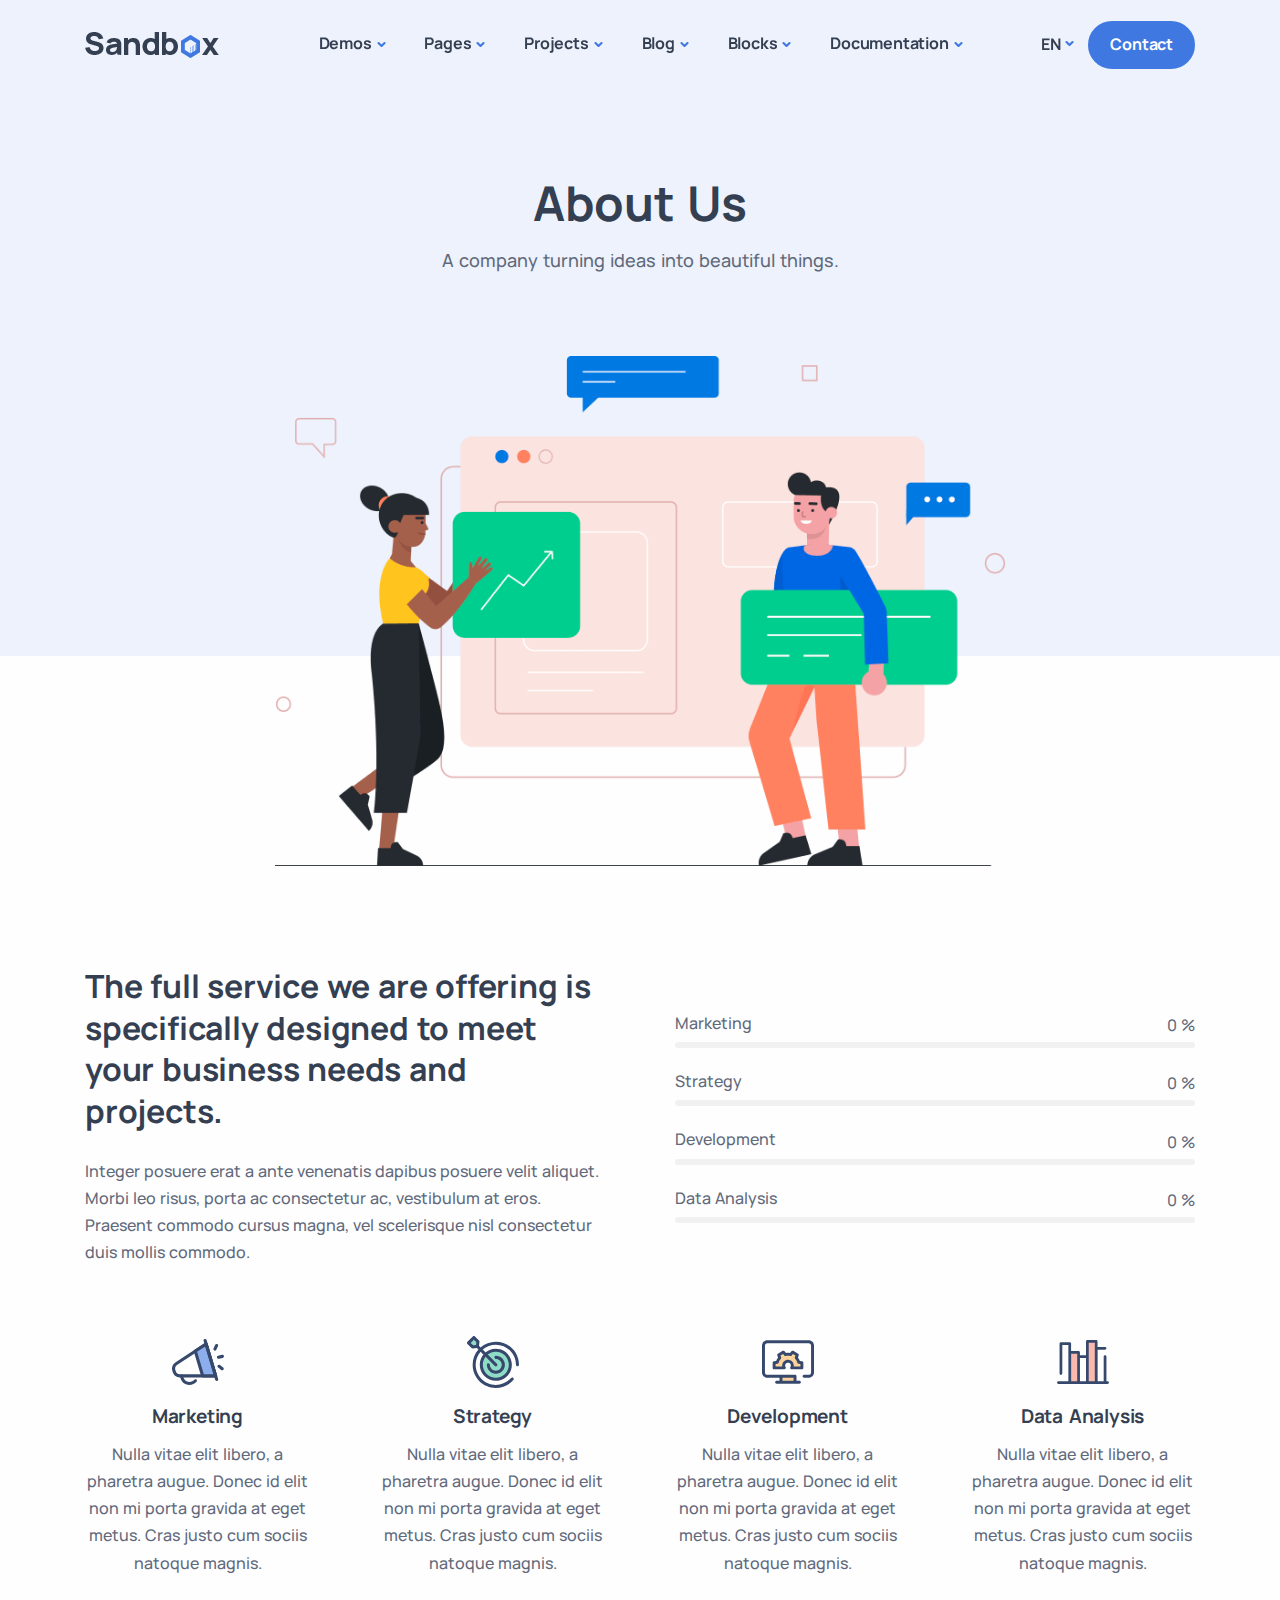
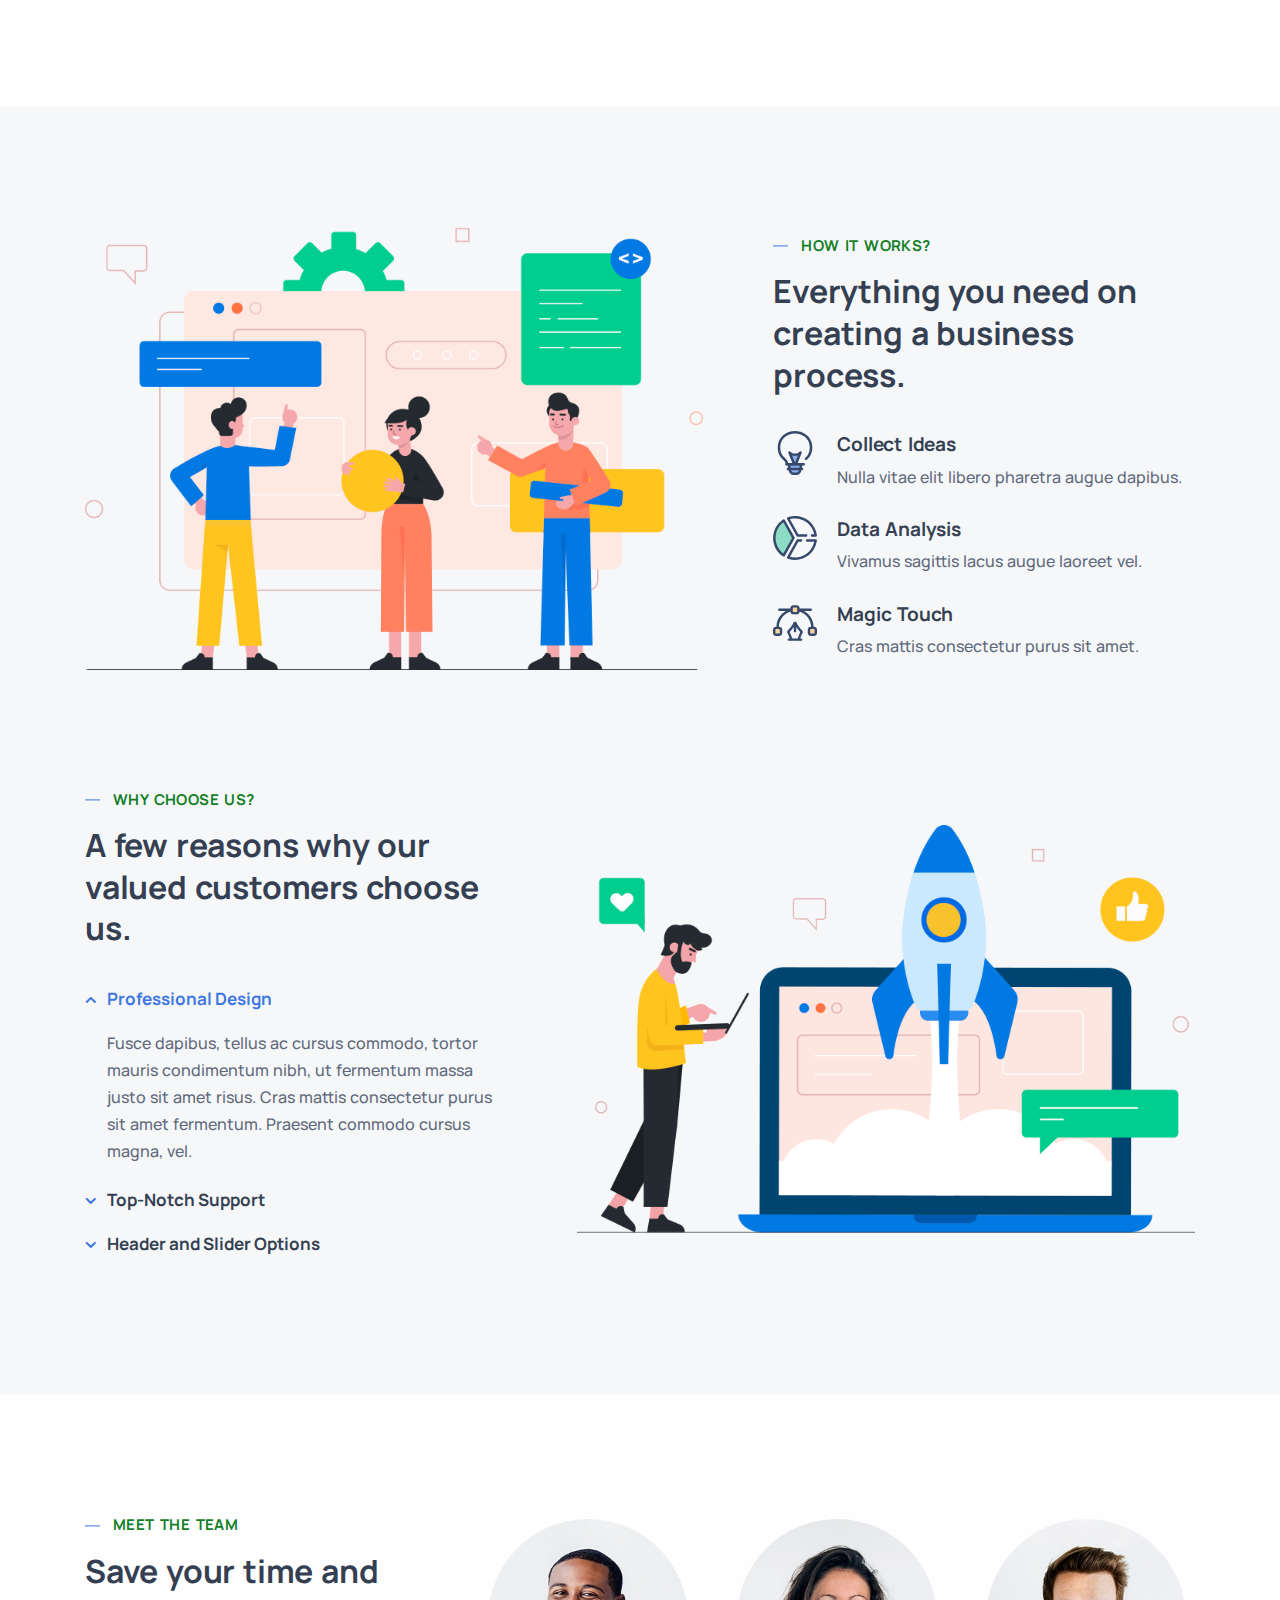
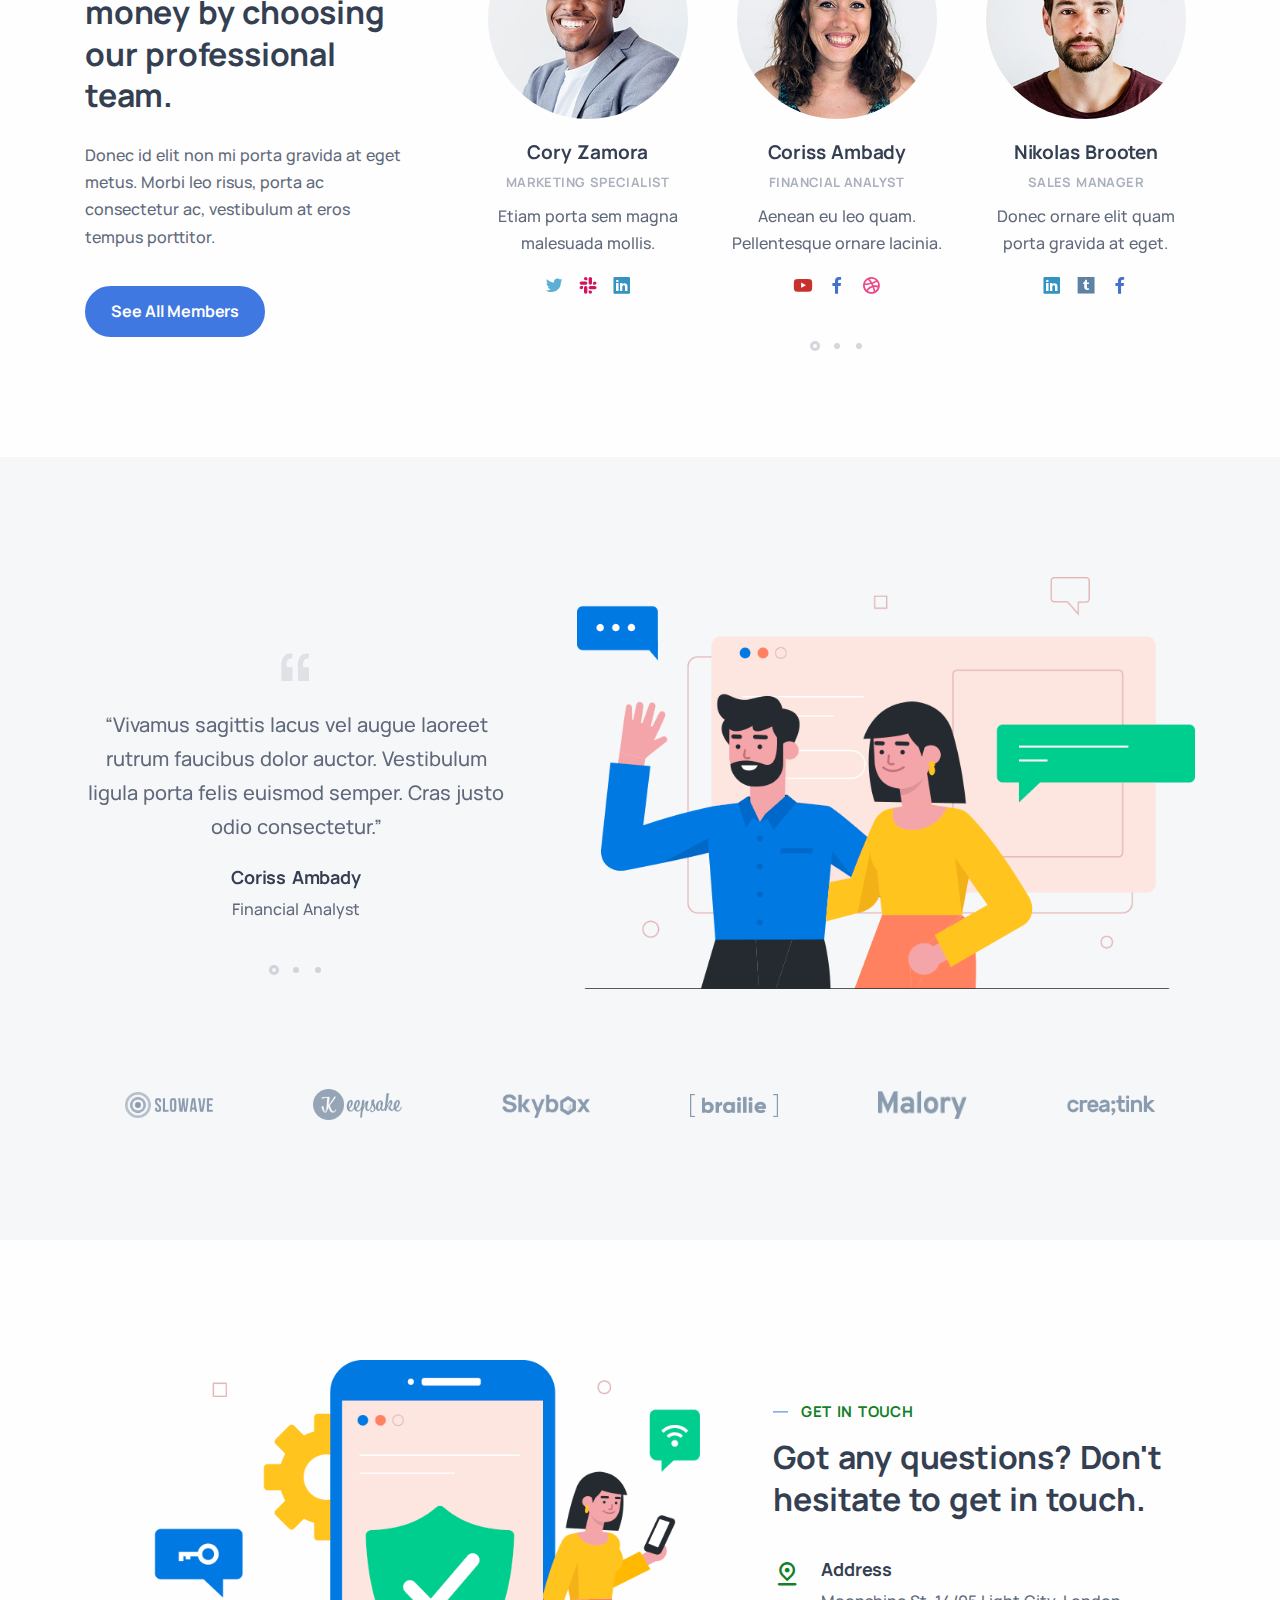
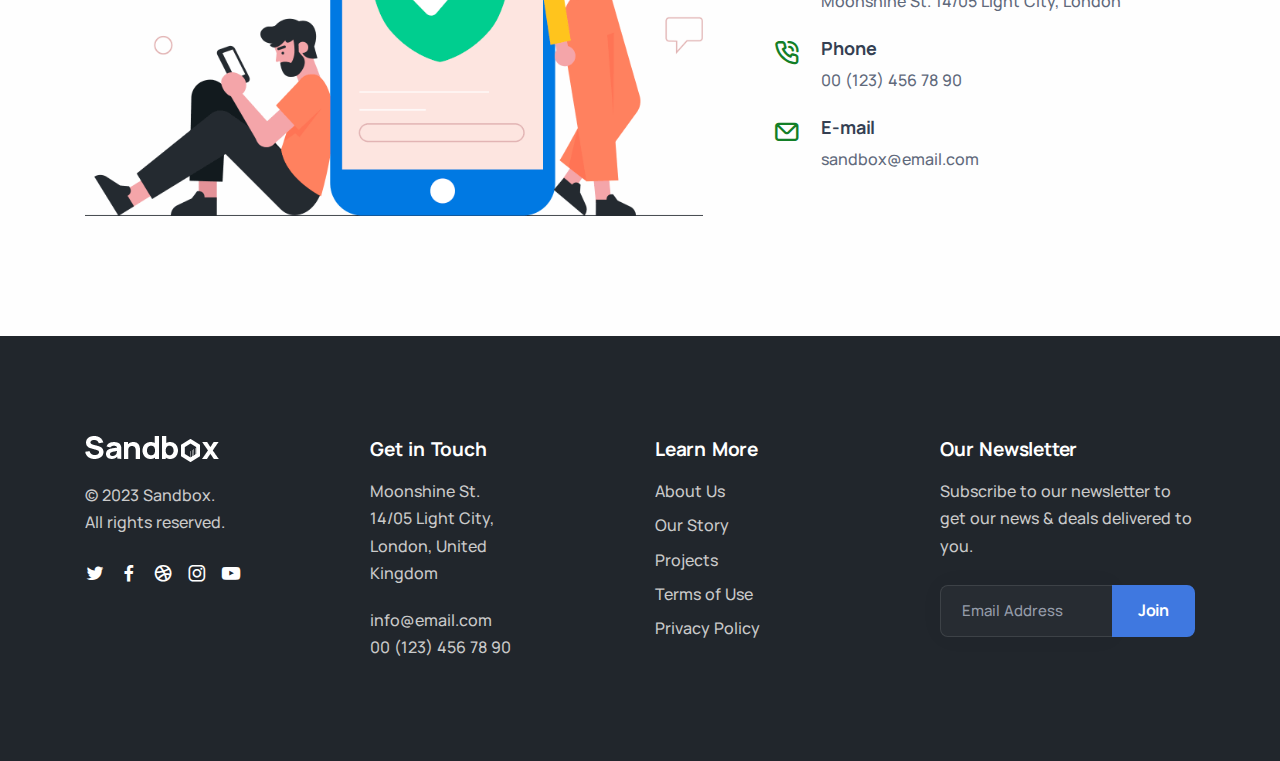
<file: about2.html>
<!DOCTYPE html>
<html lang="en">

<head>
  <meta charset="utf-8">
  <meta name="viewport" content="width=device-width, initial-scale=1.0">
  <meta name="description" content="An impressive and flawless site template that includes various UI elements and countless features, attractive ready-made blocks and rich pages, basically everything you need to create a unique and professional website.">
  <meta name="keywords" content="bootstrap 5, business, corporate, creative, gulp, marketing, minimal, modern, multipurpose, one page, responsive, saas, sass, seo, startup, html5 template, site template">
  <meta name="author" content="elemis">
  <title>Sandbox - Modern & Multipurpose Bootstrap 5 Template</title>
  <link rel="shortcut icon" href="./assets/img/favicon.png">
  <link rel="stylesheet" href="./assets/css/plugins.css">
  <link rel="stylesheet" href="./assets/css/style.css">
</head>

<body>
  <div class="content-wrapper">
    <header class="wrapper bg-soft-primary">
      <nav class="navbar navbar-expand-lg center-nav transparent navbar-light">
        <div class="container flex-lg-row flex-nowrap align-items-center">
          <div class="navbar-brand w-100">
            <a href="./index.html">
              <img src="./assets/img/logo.png" srcset="./assets/img/logo@2x.png 2x" alt="" />
            </a>
          </div>
          <div class="navbar-collapse offcanvas offcanvas-nav offcanvas-start">
            <div class="offcanvas-header d-lg-none">
              <h3 class="text-white fs-30 mb-0">Sandbox</h3>
              <button type="button" class="btn-close btn-close-white" data-bs-dismiss="offcanvas" aria-label="Close"></button>
            </div>
            <div class="offcanvas-body ms-lg-auto d-flex flex-column h-100">
              <ul class="navbar-nav">
                <li class="nav-item dropdown dropdown-mega">
                  <a class="nav-link dropdown-toggle" href="#" data-bs-toggle="dropdown">Demos</a>
                  <ul class="dropdown-menu mega-menu mega-menu-dark mega-menu-img">
                    <li class="mega-menu-content mega-menu-scroll">
                      <ul class="row row-cols-1 row-cols-lg-6 gx-0 gx-lg-4 gy-lg-2 list-unstyled">
                        <li class="col">
                          <a class="dropdown-item" href="./demo1.html">
                            <figure class="rounded lift d-none d-lg-block"><img src="./assets/img/demos/mi1.jpg" srcset="./assets/img/demos/mi1@2x.jpg 2x" alt=""></figure>
                            <span class="d-lg-none">Demo 1</span>
                          </a>
                        </li>
                        <li class="col">
                          <a class="dropdown-item" href="./demo2.html">
                            <figure class="rounded lift d-none d-lg-block"><img src="./assets/img/demos/mi2.jpg" srcset="./assets/img/demos/mi2@2x.jpg 2x" alt=""></figure>
                            <span class="d-lg-none">Demo 2</span>
                          </a>
                        </li>
                        <li class="col">
                          <a class="dropdown-item" href="./demo3.html">
                            <figure class="rounded lift d-none d-lg-block"><img src="./assets/img/demos/mi3.jpg" srcset="./assets/img/demos/mi3@2x.jpg 2x" alt=""></figure>
                            <span class="d-lg-none">Demo 3</span>
                          </a>
                        </li>
                        <li class="col">
                          <a class="dropdown-item" href="./demo4.html">
                            <figure class="rounded lift d-none d-lg-block"><img src="./assets/img/demos/mi4.jpg" srcset="./assets/img/demos/mi4@2x.jpg 2x" alt=""></figure>
                            <span class="d-lg-none">Demo 4</span>
                          </a>
                        </li>
                        <li class="col">
                          <a class="dropdown-item" href="./demo5.html">
                            <figure class="rounded lift d-none d-lg-block"><img src="./assets/img/demos/mi5.jpg" srcset="./assets/img/demos/mi5@2x.jpg 2x" alt=""></figure>
                            <span class="d-lg-none">Demo 5</span>
                          </a>
                        </li>
                        <li class="col">
                          <a class="dropdown-item" href="./demo6.html">
                            <figure class="rounded lift d-none d-lg-block"><img src="./assets/img/demos/mi6.jpg" srcset="./assets/img/demos/mi6@2x.jpg 2x" alt=""></figure>
                            <span class="d-lg-none">Demo 6</span>
                          </a>
                        </li>
                        <li class="col">
                          <a class="dropdown-item" href="./demo7.html">
                            <figure class="rounded lift d-none d-lg-block"><img src="./assets/img/demos/mi7.jpg" srcset="./assets/img/demos/mi7@2x.jpg 2x" alt=""></figure>
                            <span class="d-lg-none">Demo 7</span>
                          </a>
                        </li>
                        <li class="col">
                          <a class="dropdown-item" href="./demo8.html">
                            <figure class="rounded lift d-none d-lg-block"><img src="./assets/img/demos/mi8.jpg" srcset="./assets/img/demos/mi8@2x.jpg 2x" alt=""></figure>
                            <span class="d-lg-none">Demo 8</span>
                          </a>
                        </li>
                        <li class="col">
                          <a class="dropdown-item" href="./demo9.html">
                            <figure class="rounded lift d-none d-lg-block"><img src="./assets/img/demos/mi9.jpg" srcset="./assets/img/demos/mi9@2x.jpg 2x" alt=""></figure>
                            <span class="d-lg-none">Demo 9</span>
                          </a>
                        </li>
                        <li class="col">
                          <a class="dropdown-item" href="./demo10.html">
                            <figure class="rounded lift d-none d-lg-block"><img src="./assets/img/demos/mi10.jpg" srcset="./assets/img/demos/mi10@2x.jpg 2x" alt=""></figure>
                            <span class="d-lg-none">Demo 10</span>
                          </a>
                        </li>
                        <li class="col">
                          <a class="dropdown-item" href="./demo11.html">
                            <figure class="rounded lift d-none d-lg-block"><img src="./assets/img/demos/mi11.jpg" srcset="./assets/img/demos/mi11@2x.jpg 2x" alt=""></figure>
                            <span class="d-lg-none">Demo 11</span>
                          </a>
                        </li>
                        <li class="col">
                          <a class="dropdown-item" href="./demo12.html">
                            <figure class="rounded lift d-none d-lg-block"><img src="./assets/img/demos/mi12.jpg" srcset="./assets/img/demos/mi12@2x.jpg 2x" alt=""></figure>
                            <span class="d-lg-none">Demo 12</span>
                          </a>
                        </li>
                        <li class="col">
                          <a class="dropdown-item" href="./demo13.html">
                            <figure class="rounded lift d-none d-lg-block"><img src="./assets/img/demos/mi13.jpg" srcset="./assets/img/demos/mi13@2x.jpg 2x" alt=""></figure>
                            <span class="d-lg-none">Demo 13</span>
                          </a>
                        </li>
                        <li class="col">
                          <a class="dropdown-item" href="./demo14.html">
                            <figure class="rounded lift d-none d-lg-block"><img src="./assets/img/demos/mi14.jpg" srcset="./assets/img/demos/mi14@2x.jpg 2x" alt=""></figure>
                            <span class="d-lg-none">Demo 14</span>
                          </a>
                        </li>
                        <li class="col">
                          <a class="dropdown-item" href="./demo15.html">
                            <figure class="rounded lift d-none d-lg-block"><img src="./assets/img/demos/mi15.jpg" srcset="./assets/img/demos/mi15@2x.jpg 2x" alt=""></figure>
                            <span class="d-lg-none">Demo 15</span>
                          </a>
                        </li>
                        <li class="col">
                          <a class="dropdown-item" href="./demo16.html">
                            <figure class="rounded lift d-none d-lg-block"><img src="./assets/img/demos/mi16.jpg" srcset="./assets/img/demos/mi16@2x.jpg 2x" alt=""></figure>
                            <span class="d-lg-none">Demo 16</span>
                          </a>
                        </li>
                        <li class="col">
                          <a class="dropdown-item" href="./demo17.html">
                            <figure class="rounded lift d-none d-lg-block"><img src="./assets/img/demos/mi17.jpg" srcset="./assets/img/demos/mi17@2x.jpg 2x" alt=""></figure>
                            <span class="d-lg-none">Demo 17</span>
                          </a>
                        </li>
                        <li class="col">
                          <a class="dropdown-item" href="./demo18.html">
                            <figure class="rounded lift d-none d-lg-block"><img src="./assets/img/demos/mi18.jpg" srcset="./assets/img/demos/mi18@2x.jpg 2x" alt=""></figure>
                            <span class="d-lg-none">Demo 18</span>
                          </a>
                        </li>
                        <li class="col">
                          <a class="dropdown-item" href="./demo19.html">
                            <figure class="rounded lift d-none d-lg-block"><img src="./assets/img/demos/mi19.jpg" srcset="./assets/img/demos/mi19@2x.jpg 2x" alt=""></figure>
                            <span class="d-lg-none">Demo 19</span>
                          </a>
                        </li>
                        <li class="col">
                          <a class="dropdown-item" href="./demo20.html">
                            <figure class="rounded lift d-none d-lg-block"><img src="./assets/img/demos/mi20.jpg" srcset="./assets/img/demos/mi20@2x.jpg 2x" alt=""></figure>
                            <span class="d-lg-none">Demo 20</span>
                          </a>
                        </li>
                        <li class="col">
                          <a class="dropdown-item" href="./demo21.html">
                            <figure class="rounded lift d-none d-lg-block"><img src="./assets/img/demos/mi21.jpg" srcset="./assets/img/demos/mi21@2x.jpg 2x" alt=""></figure>
                            <span class="d-lg-none">Demo 21</span>
                          </a>
                        </li>
                        <li class="col">
                          <a class="dropdown-item" href="./demo22.html">
                            <figure class="rounded lift d-none d-lg-block"><img src="./assets/img/demos/mi22.jpg" srcset="./assets/img/demos/mi22@2x.jpg 2x" alt=""></figure>
                            <span class="d-lg-none">Demo 22</span>
                          </a>
                        </li>
                        <li class="col">
                          <a class="dropdown-item" href="./demo23.html">
                            <figure class="rounded lift d-none d-lg-block"><img src="./assets/img/demos/mi23.jpg" srcset="./assets/img/demos/mi23@2x.jpg 2x" alt=""></figure>
                            <span class="d-lg-none">Demo 23</span>
                          </a>
                        </li>
                        <li class="col">
                          <a class="dropdown-item" href="./demo24.html">
                            <figure class="rounded lift d-none d-lg-block"><img src="./assets/img/demos/mi24.jpg" srcset="./assets/img/demos/mi24@2x.jpg 2x" alt=""></figure>
                            <span class="d-lg-none">Demo 24</span>
                          </a>
                        </li>
                        <li class="col">
                          <a class="dropdown-item" href="./demo25.html">
                            <figure class="rounded lift d-none d-lg-block"><img src="./assets/img/demos/mi25.jpg" srcset="./assets/img/demos/mi25@2x.jpg 2x" alt=""></figure>
                            <span class="d-lg-none">Demo 25</span>
                          </a>
                        </li>
                        <li class="col">
                          <a class="dropdown-item" href="./demo26.html">
                            <figure class="rounded lift d-none d-lg-block"><img src="./assets/img/demos/mi26.jpg" srcset="./assets/img/demos/mi26@2x.jpg 2x" alt=""></figure>
                            <span class="d-lg-none">Demo 26</span>
                          </a>
                        </li>
                        <li class="col">
                          <a class="dropdown-item" href="./demo27.html">
                            <figure class="rounded lift d-none d-lg-block"><img src="./assets/img/demos/mi27.jpg" srcset="./assets/img/demos/mi27@2x.jpg 2x" alt=""></figure>
                            <span class="d-lg-none">Demo 27</span>
                          </a>
                        </li>
                        <li class="col">
                          <a class="dropdown-item" href="./demo28.html">
                            <figure class="rounded lift d-none d-lg-block"><img src="./assets/img/demos/mi28.jpg" srcset="./assets/img/demos/mi28@2x.jpg 2x" alt=""></figure>
                            <span class="d-lg-none">Demo 28</span>
                          </a>
                        </li>
                        <li class="col">
                          <a class="dropdown-item" href="./demo29.html">
                            <figure class="rounded lift d-none d-lg-block"><img src="./assets/img/demos/mi29.jpg" srcset="./assets/img/demos/mi29@2x.jpg 2x" alt=""></figure>
                            <span class="d-lg-none">Demo 29</span>
                          </a>
                        </li>
                        <li class="col">
                          <a class="dropdown-item" href="./demo30.html">
                            <figure class="rounded lift d-none d-lg-block"><img src="./assets/img/demos/mi30.jpg" srcset="./assets/img/demos/mi30@2x.jpg 2x" alt=""></figure>
                            <span class="d-lg-none">Demo 30</span>
                          </a>
                        </li>
                        <li class="col">
                          <a class="dropdown-item" href="./demo31.html">
                            <figure class="rounded lift d-none d-lg-block"><img src="./assets/img/demos/mi31.jpg" srcset="./assets/img/demos/mi31@2x.jpg 2x" alt=""></figure>
                            <span class="d-lg-none">Demo 31</span>
                          </a>
                        </li>
                        <li class="col">
                          <a class="dropdown-item" href="./demo32.html">
                            <figure class="rounded lift d-none d-lg-block"><img src="./assets/img/demos/mi32.jpg" srcset="./assets/img/demos/mi32@2x.jpg 2x" alt=""></figure>
                            <span class="d-lg-none">Demo 32</span>
                          </a>
                        </li>
                        <li class="col">
                          <a class="dropdown-item" href="./demo33.html">
                            <figure class="rounded lift d-none d-lg-block"><img src="./assets/img/demos/mi33.jpg" srcset="./assets/img/demos/mi33@2x.jpg 2x" alt=""></figure>
                            <span class="d-lg-none">Demo 33</span>
                          </a>
                        </li>
                        <li class="col">
                          <a class="dropdown-item" href="./demo34.html">
                            <figure class="rounded lift d-none d-lg-block"><img src="./assets/img/demos/mi34.jpg" srcset="./assets/img/demos/mi34@2x.jpg 2x" alt=""></figure>
                            <span class="d-lg-none">Demo 34</span>
                          </a>
                        </li>
                      </ul>
                      <!--/.row -->
                      <span class="d-none d-lg-flex"><i class="uil uil-direction"></i><strong>Scroll to view more</strong></span>
                    </li>
                    <!--/.mega-menu-content-->
                  </ul>
                  <!--/.dropdown-menu -->
                </li>
                <li class="nav-item dropdown">
                  <a class="nav-link dropdown-toggle" href="#" data-bs-toggle="dropdown">Pages</a>
                  <ul class="dropdown-menu">
                    <li class="dropdown dropdown-submenu dropend"><a class="dropdown-item dropdown-toggle" href="#" data-bs-toggle="dropdown">Services</a>
                      <ul class="dropdown-menu">
                        <li class="nav-item"><a class="dropdown-item" href="./services.html">Services I</a></li>
                        <li class="nav-item"><a class="dropdown-item" href="./services2.html">Services II</a></li>
                      </ul>
                    </li>
                    <li class="dropdown dropdown-submenu dropend"><a class="dropdown-item dropdown-toggle" href="#" data-bs-toggle="dropdown">About</a>
                      <ul class="dropdown-menu">
                        <li class="nav-item"><a class="dropdown-item" href="./about.html">About I</a></li>
                        <li class="nav-item"><a class="dropdown-item" href="./about2.html">About II</a></li>
                      </ul>
                    </li>
                    <li class="dropdown dropdown-submenu dropend"><a class="dropdown-item dropdown-toggle" href="#" data-bs-toggle="dropdown">Shop</a>
                      <ul class="dropdown-menu">
                        <li class="nav-item"><a class="dropdown-item" href="./shop.html">Shop I</a></li>
                        <li class="nav-item"><a class="dropdown-item" href="./shop2.html">Shop II</a></li>
                        <li class="nav-item"><a class="dropdown-item" href="./shop-product.html">Product Page</a></li>
                        <li class="nav-item"><a class="dropdown-item" href="./shop-cart.html">Shopping Cart</a></li>
                        <li class="nav-item"><a class="dropdown-item" href="./shop-checkout.html">Checkout</a></li>
                      </ul>
                    </li>
                    <li class="dropdown dropdown-submenu dropend"><a class="dropdown-item dropdown-toggle" href="#" data-bs-toggle="dropdown">Contact</a>
                      <ul class="dropdown-menu">
                        <li class="nav-item"><a class="dropdown-item" href="./contact.html">Contact I</a></li>
                        <li class="nav-item"><a class="dropdown-item" href="./contact2.html">Contact II</a></li>
                        <li class="nav-item"><a class="dropdown-item" href="./contact3.html">Contact III</a></li>
                      </ul>
                    </li>
                    <li class="dropdown dropdown-submenu dropend"><a class="dropdown-item dropdown-toggle" href="#" data-bs-toggle="dropdown">Career</a>
                      <ul class="dropdown-menu">
                        <li class="nav-item"><a class="dropdown-item" href="./career.html">Job Listing I</a></li>
                        <li class="nav-item"><a class="dropdown-item" href="./career2.html">Job Listing II</a></li>
                        <li class="nav-item"><a class="dropdown-item" href="./career-job.html">Job Description</a></li>
                      </ul>
                    </li>
                    <li class="dropdown dropdown-submenu dropend"><a class="dropdown-item dropdown-toggle" href="#" data-bs-toggle="dropdown">Utility</a>
                      <ul class="dropdown-menu">
                        <li class="nav-item"><a class="dropdown-item" href="./404.html">404 Not Found</a></li>
                        <li class="nav-item"><a class="dropdown-item" href="./page-loader.html">Page Loader</a></li>
                        <li class="nav-item"><a class="dropdown-item" href="./signin.html">Sign In I</a></li>
                        <li class="nav-item"><a class="dropdown-item" href="./signin2.html">Sign In II</a></li>
                        <li class="nav-item"><a class="dropdown-item" href="./signup.html">Sign Up I</a></li>
                        <li class="nav-item"><a class="dropdown-item" href="./signup2.html">Sign Up II</a></li>
                        <li class="nav-item"><a class="dropdown-item" href="./terms.html">Terms</a></li>
                      </ul>
                    </li>
                    <li class="nav-item"><a class="dropdown-item" href="./pricing.html">Pricing</a></li>
                    <li class="nav-item"><a class="dropdown-item" href="./onepage.html">One Page</a></li>
                  </ul>
                </li>
                <li class="nav-item dropdown">
                  <a class="nav-link dropdown-toggle" href="#" data-bs-toggle="dropdown">Projects</a>
                  <div class="dropdown-menu dropdown-lg">
                    <div class="dropdown-lg-content">
                      <div>
                        <h6 class="dropdown-header">Project Pages</h6>
                        <ul class="list-unstyled">
                          <li><a class="dropdown-item" href="./projects.html">Projects I</a></li>
                          <li><a class="dropdown-item" href="./projects2.html">Projects II</a></li>
                          <li><a class="dropdown-item" href="./projects3.html">Projects III</a></li>
                          <li><a class="dropdown-item" href="./projects4.html">Projects IV</a></li>
                        </ul>
                      </div>
                      <!-- /.column -->
                      <div>
                        <h6 class="dropdown-header">Single Projects</h6>
                        <ul class="list-unstyled">
                          <li><a class="dropdown-item" href="./single-project.html">Single Project I</a></li>
                          <li><a class="dropdown-item" href="./single-project2.html">Single Project II</a></li>
                          <li><a class="dropdown-item" href="./single-project3.html">Single Project III</a></li>
                          <li><a class="dropdown-item" href="./single-project4.html">Single Project IV</a></li>
                        </ul>
                      </div>
                      <!-- /.column -->
                    </div>
                    <!-- /auto-column -->
                  </div>
                </li>
                <li class="nav-item dropdown">
                  <a class="nav-link dropdown-toggle" href="#" data-bs-toggle="dropdown">Blog</a>
                  <ul class="dropdown-menu">
                    <li class="nav-item"><a class="dropdown-item" href="./blog.html">Blog without Sidebar</a></li>
                    <li class="nav-item"><a class="dropdown-item" href="./blog2.html">Blog with Sidebar</a></li>
                    <li class="nav-item"><a class="dropdown-item" href="./blog3.html">Blog with Left Sidebar</a></li>
                    <li class="dropdown dropdown-submenu dropend"><a class="dropdown-item dropdown-toggle" href="#" data-bs-toggle="dropdown">Blog Posts</a>
                      <ul class="dropdown-menu">
                        <li class="nav-item"><a class="dropdown-item" href="./blog-post.html">Post without Sidebar</a></li>
                        <li class="nav-item"><a class="dropdown-item" href="./blog-post2.html">Post with Sidebar</a></li>
                        <li class="nav-item"><a class="dropdown-item" href="./blog-post3.html">Post with Left Sidebar</a></li>
                      </ul>
                    </li>
                  </ul>
                </li>
                <li class="nav-item dropdown dropdown-mega">
                  <a class="nav-link dropdown-toggle" href="#" data-bs-toggle="dropdown">Blocks</a>
                  <ul class="dropdown-menu mega-menu mega-menu-dark mega-menu-img">
                    <li class="mega-menu-content">
                      <ul class="row row-cols-1 row-cols-lg-6 gx-0 gx-lg-6 gy-lg-4 list-unstyled">
                        <li class="col"><a class="dropdown-item" href="./docs/blocks/about.html">
                            <div class="rounded img-svg d-none d-lg-block p-4 mb-lg-2"><img class="rounded-0" src="./assets/img/demos/block1.svg" alt=""></div>
                            <span>About</span>
                          </a>
                        </li>
                        <li class="col"><a class="dropdown-item" href="./docs/blocks/blog.html">
                            <div class="rounded img-svg d-none d-lg-block p-4 mb-lg-2"><img class="rounded-0" src="./assets/img/demos/block2.svg" alt=""></div>
                            <span>Blog</span>
                          </a>
                        </li>
                        <li class="col"><a class="dropdown-item" href="./docs/blocks/call-to-action.html">
                            <div class="rounded img-svg d-none d-lg-block p-4 mb-lg-2"><img class="rounded-0" src="./assets/img/demos/block3.svg" alt=""></div>
                            <span>Call to Action</span>
                          </a>
                        </li>
                        <li class="col"><a class="dropdown-item" href="./docs/blocks/clients.html">
                            <div class="rounded img-svg d-none d-lg-block p-4 mb-lg-2"><img class="rounded-0" src="./assets/img/demos/block4.svg" alt=""></div>
                            <span>Clients</span>
                          </a>
                        </li>
                        <li class="col"><a class="dropdown-item" href="./docs/blocks/contact.html">
                            <div class="rounded img-svg d-none d-lg-block p-4 mb-lg-2"><img class="rounded-0" src="./assets/img/demos/block5.svg" alt=""></div>
                            <span>Contact</span>
                          </a>
                        </li>
                        <li class="col"><a class="dropdown-item" href="./docs/blocks/facts.html">
                            <div class="rounded img-svg d-none d-lg-block p-4 mb-lg-2"><img class="rounded-0" src="./assets/img/demos/block6.svg" alt=""></div>
                            <span>Facts</span>
                          </a>
                        </li>
                        <li class="col"><a class="dropdown-item" href="./docs/blocks/faq.html">
                            <div class="rounded img-svg d-none d-lg-block p-4 mb-lg-2"><img class="rounded-0" src="./assets/img/demos/block7.svg" alt=""></div>
                            <span>FAQ</span>
                          </a>
                        </li>
                        <li class="col"><a class="dropdown-item" href="./docs/blocks/features.html">
                            <div class="rounded img-svg d-none d-lg-block p-4 mb-lg-2"><img class="rounded-0" src="./assets/img/demos/block8.svg" alt=""></div>
                            <span>Features</span>
                          </a>
                        </li>
                        <li class="col"><a class="dropdown-item" href="./docs/blocks/footer.html">
                            <div class="rounded img-svg d-none d-lg-block p-4 mb-lg-2"><img class="rounded-0" src="./assets/img/demos/block9.svg" alt=""></div>
                            <span>Footer</span>
                          </a>
                        </li>
                        <li class="col"><a class="dropdown-item" href="./docs/blocks/hero.html">
                            <div class="rounded img-svg d-none d-lg-block p-4 mb-lg-2"><img class="rounded-0" src="./assets/img/demos/block10.svg" alt=""></div>
                            <span>Hero</span>
                          </a>
                        </li>
                        <li class="col"><a class="dropdown-item" href="./docs/blocks/misc.html">
                            <div class="rounded img-svg d-none d-lg-block p-4 mb-lg-2"><img class="rounded-0" src="./assets/img/demos/block17.svg" alt=""></div>
                            <span>Misc</span>
                          </a>
                        </li>
                        <li class="col"><a class="dropdown-item" href="./docs/blocks/navbar.html">
                            <div class="rounded img-svg d-none d-lg-block p-4 mb-lg-2"><img class="rounded-0" src="./assets/img/demos/block11.svg" alt=""></div>
                            <span>Navbar</span>
                          </a>
                        </li>
                        <li class="col"><a class="dropdown-item" href="./docs/blocks/portfolio.html">
                            <div class="rounded img-svg d-none d-lg-block p-4 mb-lg-2"><img class="rounded-0" src="./assets/img/demos/block12.svg" alt=""></div>
                            <span>Portfolio</span>
                          </a>
                        </li>
                        <li class="col"><a class="dropdown-item" href="./docs/blocks/pricing.html">
                            <div class="rounded img-svg d-none d-lg-block p-4 mb-lg-2"><img class="rounded-0" src="./assets/img/demos/block13.svg" alt=""></div>
                            <span>Pricing</span>
                          </a>
                        </li>
                        <li class="col"><a class="dropdown-item" href="./docs/blocks/process.html">
                            <div class="rounded img-svg d-none d-lg-block p-4 mb-lg-2"><img class="rounded-0" src="./assets/img/demos/block14.svg" alt=""></div>
                            <span>Process</span>
                          </a>
                        </li>
                        <li class="col"><a class="dropdown-item" href="./docs/blocks/team.html">
                            <div class="rounded img-svg d-none d-lg-block p-4 mb-lg-2"><img class="rounded-0" src="./assets/img/demos/block15.svg" alt=""></div>
                            <span>Team</span>
                          </a>
                        </li>
                        <li class="col"><a class="dropdown-item" href="./docs/blocks/testimonials.html">
                            <div class="rounded img-svg d-none d-lg-block p-4 mb-lg-2"><img class="rounded-0" src="./assets/img/demos/block16.svg" alt=""></div>
                            <span>Testimonials</span>
                          </a>
                        </li>
                      </ul>
                      <!--/.row -->
                    </li>
                    <!--/.mega-menu-content-->
                  </ul>
                  <!--/.dropdown-menu -->
                </li>
                <li class="nav-item dropdown dropdown-mega">
                  <a class="nav-link dropdown-toggle" href="#" data-bs-toggle="dropdown">Documentation</a>
                  <ul class="dropdown-menu mega-menu">
                    <li class="mega-menu-content">
                      <div class="row gx-0 gx-lg-3">
                        <div class="col-lg-4">
                          <h6 class="dropdown-header">Usage</h6>
                          <ul class="list-unstyled cc-2 pb-lg-1">
                            <li><a class="dropdown-item" href="./docs/index.html">Get Started</a></li>
                            <li><a class="dropdown-item" href="./docs/forms.html">Forms</a></li>
                            <li><a class="dropdown-item" href="./docs/faq.html">FAQ</a></li>
                            <li><a class="dropdown-item" href="./docs/changelog.html">Changelog</a></li>
                            <li><a class="dropdown-item" href="./docs/credits.html">Credits</a></li>
                          </ul>
                          <h6 class="dropdown-header mt-lg-6">Styleguide</h6>
                          <ul class="list-unstyled cc-2">
                            <li><a class="dropdown-item" href="./docs/styleguide/colors.html">Colors</a></li>
                            <li><a class="dropdown-item" href="./docs/styleguide/fonts.html">Fonts</a></li>
                            <li><a class="dropdown-item" href="./docs/styleguide/icons-svg.html">SVG Icons</a></li>
                            <li><a class="dropdown-item" href="./docs/styleguide/icons-font.html">Font Icons</a></li>
                            <li><a class="dropdown-item" href="./docs/styleguide/illustrations.html">Illustrations</a></li>
                            <li><a class="dropdown-item" href="./docs/styleguide/backgrounds.html">Backgrounds</a></li>
                            <li><a class="dropdown-item" href="./docs/styleguide/misc.html">Misc</a></li>
                          </ul>
                        </div>
                        <!--/column -->
                        <div class="col-lg-8">
                          <h6 class="dropdown-header">Elements</h6>
                          <ul class="list-unstyled cc-3">
                            <li><a class="dropdown-item" href="./docs/elements/accordion.html">Accordion</a></li>
                            <li><a class="dropdown-item" href="./docs/elements/alerts.html">Alerts</a></li>
                            <li><a class="dropdown-item" href="./docs/elements/animations.html">Animations</a></li>
                            <li><a class="dropdown-item" href="./docs/elements/avatars.html">Avatars</a></li>
                            <li><a class="dropdown-item" href="./docs/elements/background.html">Background</a></li>
                            <li><a class="dropdown-item" href="./docs/elements/badges.html">Badges</a></li>
                            <li><a class="dropdown-item" href="./docs/elements/buttons.html">Buttons</a></li>
                            <li><a class="dropdown-item" href="./docs/elements/card.html">Card</a></li>
                            <li><a class="dropdown-item" href="./docs/elements/carousel.html">Carousel</a></li>
                            <li><a class="dropdown-item" href="./docs/elements/dividers.html">Dividers</a></li>
                            <li><a class="dropdown-item" href="./docs/elements/form-elements.html">Form Elements</a></li>
                            <li><a class="dropdown-item" href="./docs/elements/image-hover.html">Image Hover</a></li>
                            <li><a class="dropdown-item" href="./docs/elements/image-mask.html">Image Mask</a></li>
                            <li><a class="dropdown-item" href="./docs/elements/lightbox.html">Lightbox</a></li>
                            <li><a class="dropdown-item" href="./docs/elements/player.html">Media Player</a></li>
                            <li><a class="dropdown-item" href="./docs/elements/modal.html">Modal</a></li>
                            <li><a class="dropdown-item" href="./docs/elements/pagination.html">Pagination</a></li>
                            <li><a class="dropdown-item" href="./docs/elements/progressbar.html">Progressbar</a></li>
                            <li><a class="dropdown-item" href="./docs/elements/shadows.html">Shadows</a></li>
                            <li><a class="dropdown-item" href="./docs/elements/shapes.html">Shapes</a></li>
                            <li><a class="dropdown-item" href="./docs/elements/tables.html">Tables</a></li>
                            <li><a class="dropdown-item" href="./docs/elements/tabs.html">Tabs</a></li>
                            <li><a class="dropdown-item" href="./docs/elements/text-animations.html">Text Animations</a></li>
                            <li><a class="dropdown-item" href="./docs/elements/text-highlight.html">Text Highlight</a></li>
                            <li><a class="dropdown-item" href="./docs/elements/tiles.html">Tiles</a></li>
                            <li><a class="dropdown-item" href="./docs/elements/tooltips-popovers.html">Tooltips & Popovers</a></li>
                            <li><a class="dropdown-item" href="./docs/elements/typography.html">Typography</a></li>
                          </ul>
                        </div>
                        <!--/column -->
                      </div>
                      <!--/.row -->
                    </li>
                    <!--/.mega-menu-content-->
                  </ul>
                  <!--/.dropdown-menu -->
                </li>
              </ul>
              <!-- /.navbar-nav -->
              <div class="offcanvas-footer d-lg-none">
                <div>
                  <a href="mailto:first.last@email.com" class="link-inverse">info@email.com</a>
                  <br /> 00 (123) 456 78 90 <br />
                  <nav class="nav social social-white mt-4">
                    <a href="#"><i class="uil uil-twitter"></i></a>
                    <a href="#"><i class="uil uil-facebook-f"></i></a>
                    <a href="#"><i class="uil uil-dribbble"></i></a>
                    <a href="#"><i class="uil uil-instagram"></i></a>
                    <a href="#"><i class="uil uil-youtube"></i></a>
                  </nav>
                  <!-- /.social -->
                </div>
              </div>
              <!-- /.offcanvas-footer -->
            </div>
            <!-- /.offcanvas-body -->
          </div>
          <!-- /.navbar-collapse -->
          <div class="navbar-other w-100 d-flex ms-auto">
            <ul class="navbar-nav flex-row align-items-center ms-auto">
              <li class="nav-item dropdown language-select text-uppercase">
                <a class="nav-link dropdown-item dropdown-toggle" href="#" role="button" data-bs-toggle="dropdown" aria-haspopup="true" aria-expanded="false">En</a>
                <ul class="dropdown-menu">
                  <li class="nav-item"><a class="dropdown-item" href="#">En</a></li>
                  <li class="nav-item"><a class="dropdown-item" href="#">De</a></li>
                  <li class="nav-item"><a class="dropdown-item" href="#">Es</a></li>
                </ul>
              </li>
              <li class="nav-item d-none d-md-block">
                <a href="./contact.html" class="btn btn-sm btn-primary rounded-pill">Contact</a>
              </li>
              <li class="nav-item d-lg-none">
                <button class="hamburger offcanvas-nav-btn"><span></span></button>
              </li>
            </ul>
            <!-- /.navbar-nav -->
          </div>
          <!-- /.navbar-other -->
        </div>
        <!-- /.container -->
      </nav>
      <!-- /.navbar -->
    </header>
    <!-- /header -->
    <section class="wrapper bg-soft-primary">
      <div class="container pt-10 pb-20 pt-md-14 pb-md-23 text-center">
        <div class="row">
          <div class="col-xl-5 mx-auto mb-6">
            <h1 class="display-1 mb-3">About Us</h1>
            <p class="lead mb-0">A company turning ideas into beautiful things.</p>
          </div>
          <!-- /column -->
        </div>
        <!-- /.row -->
      </div>
      <!-- /.container -->
    </section>
    <!-- /section -->
    <section class="wrapper bg-light">
      <div class="container pb-14 pb-md-16">
        <div class="row text-center mb-12 mb-md-15">
          <div class="col-md-10 offset-md-1 col-lg-8 offset-lg-2 mt-n18 mt-md-n22">
            <figure><img class="w-auto" src="./assets/img/illustrations/i8.png" srcset="./assets/img/illustrations/i8@2x.png 2x" alt="" /></figure>
          </div>
          <!-- /column -->
        </div>
        <!-- /.row -->
        <div class="row gx-lg-8 gx-xl-12 gy-6 mb-10 align-items-center">
          <div class="col-lg-6 order-lg-2">
            <ul class="progress-list">
              <li>
                <p>Marketing</p>
                <div class="progressbar line blue" data-value="100"></div>
              </li>
              <li>
                <p>Strategy</p>
                <div class="progressbar line green" data-value="80"></div>
              </li>
              <li>
                <p>Development</p>
                <div class="progressbar line yellow" data-value="85"></div>
              </li>
              <li>
                <p>Data Analysis</p>
                <div class="progressbar line orange" data-value="90"></div>
              </li>
            </ul>
            <!-- /.progress-list -->
          </div>
          <!--/column -->
          <div class="col-lg-6">
            <h3 class="display-5 mb-5">The full service we are offering is specifically designed to meet your business needs and projects.</h3>
            <p>Integer posuere erat a ante venenatis dapibus posuere velit aliquet. Morbi leo risus, porta ac consectetur ac, vestibulum at eros. Praesent commodo cursus magna, vel scelerisque nisl consectetur duis mollis commodo.</p>
          </div>
          <!--/column -->
        </div>
        <!--/.row -->
        <div class="row gx-lg-8 gx-xl-12 gy-6 gy-md-0 text-center">
          <div class="col-md-6 col-lg-3">
            <img src="./assets/img/icons/lineal/megaphone.svg" class="svg-inject icon-svg icon-svg-md text-blue mb-3" alt="" />
            <h4>Marketing</h4>
            <p class="mb-2">Nulla vitae elit libero, a pharetra augue. Donec id elit non mi porta gravida at eget metus. Cras justo cum sociis natoque magnis.</p>
          </div>
          <!--/column -->
          <div class="col-md-6 col-lg-3">
            <img src="./assets/img/icons/lineal/target.svg" class="svg-inject icon-svg icon-svg-md text-green mb-3" alt="" />
            <h4>Strategy</h4>
            <p class="mb-2">Nulla vitae elit libero, a pharetra augue. Donec id elit non mi porta gravida at eget metus. Cras justo cum sociis natoque magnis.</p>
          </div>
          <!--/column -->
          <div class="col-md-6 col-lg-3">
            <img src="./assets/img/icons/lineal/settings-3.svg" class="svg-inject icon-svg icon-svg-md text-yellow mb-3" alt="" />
            <h4>Development</h4>
            <p class="mb-2">Nulla vitae elit libero, a pharetra augue. Donec id elit non mi porta gravida at eget metus. Cras justo cum sociis natoque magnis.</p>
          </div>
          <!--/column -->
          <div class="col-md-6 col-lg-3">
            <img src="./assets/img/icons/lineal/bar-chart.svg" class="svg-inject icon-svg icon-svg-md text-orange mb-3" alt="" />
            <h4>Data Analysis</h4>
            <p class="mb-2">Nulla vitae elit libero, a pharetra augue. Donec id elit non mi porta gravida at eget metus. Cras justo cum sociis natoque magnis.</p>
          </div>
          <!--/column -->
        </div>
        <!--/.row -->
      </div>
      <!-- /.container -->
    </section>
    <!-- /section -->
    <section class="wrapper bg-gray">
      <div class="container py-14 py-md-16">
        <div class="row gx-lg-8 gx-xl-12 gy-10 mb-14 mb-md-16 align-items-center">
          <div class="col-lg-7">
            <figure><img class="w-auto" src="./assets/img/illustrations/i3.png" srcset="./assets/img/illustrations/i3@2x.png 2x" alt="" /></figure>
          </div>
          <!--/column -->
          <div class="col-lg-5">
            <h2 class="fs-15 text-uppercase text-line text-primary mb-3">How It Works?</h2>
            <h3 class="display-5 mb-7 pe-xxl-5">Everything you need on creating a business process.</h3>
            <div class="d-flex flex-row mb-4">
              <div>
                <img src="./assets/img/icons/lineal/light-bulb.svg" class="svg-inject icon-svg icon-svg-sm text-blue me-4" alt="" />
              </div>
              <div>
                <h4 class="mb-1">Collect Ideas</h4>
                <p class="mb-1">Nulla vitae elit libero pharetra augue dapibus.</p>
              </div>
            </div>
            <div class="d-flex flex-row mb-4">
              <div>
                <img src="./assets/img/icons/lineal/pie-chart-2.svg" class="svg-inject icon-svg icon-svg-sm text-green me-4" alt="" />
              </div>
              <div>
                <h4 class="mb-1">Data Analysis</h4>
                <p class="mb-1">Vivamus sagittis lacus augue laoreet vel.</p>
              </div>
            </div>
            <div class="d-flex flex-row">
              <div>
                <img src="./assets/img/icons/lineal/design.svg" class="svg-inject icon-svg icon-svg-sm text-yellow me-4" alt="" />
              </div>
              <div>
                <h4 class="mb-1">Magic Touch</h4>
                <p class="mb-0">Cras mattis consectetur purus sit amet.</p>
              </div>
            </div>
          </div>
          <!--/column -->
        </div>
        <!--/.row -->
        <div class="row gx-lg-8 gx-xl-12 gy-10 align-items-center">
          <div class="col-lg-7 order-lg-2">
            <figure><img class="w-auto" src="./assets/img/illustrations/i2.png" srcset="./assets/img/illustrations/i2@2x.png 2x" alt="" /></figure>
          </div>
          <!--/column -->
          <div class="col-lg-5">
            <h2 class="fs-15 text-uppercase text-line text-primary mb-3">Why Choose Us?</h2>
            <h3 class="display-5 mb-7">A few reasons why our valued customers choose us.</h3>
            <div class="accordion accordion-wrapper" id="accordionExample">
              <div class="card plain accordion-item">
                <div class="card-header" id="headingOne">
                  <button class="accordion-button" data-bs-toggle="collapse" data-bs-target="#collapseOne" aria-expanded="true" aria-controls="collapseOne"> Professional Design </button>
                </div>
                <!--/.card-header -->
                <div id="collapseOne" class="accordion-collapse collapse show" aria-labelledby="headingOne" data-bs-parent="#accordionExample">
                  <div class="card-body">
                    <p>Fusce dapibus, tellus ac cursus commodo, tortor mauris condimentum nibh, ut fermentum massa justo sit amet risus. Cras mattis consectetur purus sit amet fermentum. Praesent commodo cursus magna, vel.</p>
                  </div>
                  <!--/.card-body -->
                </div>
                <!--/.accordion-collapse -->
              </div>
              <!--/.accordion-item -->
              <div class="card plain accordion-item">
                <div class="card-header" id="headingTwo">
                  <button class="collapsed" data-bs-toggle="collapse" data-bs-target="#collapseTwo" aria-expanded="false" aria-controls="collapseTwo"> Top-Notch Support </button>
                </div>
                <!--/.card-header -->
                <div id="collapseTwo" class="accordion-collapse collapse" aria-labelledby="headingTwo" data-bs-parent="#accordionExample">
                  <div class="card-body">
                    <p>Fusce dapibus, tellus ac cursus commodo, tortor mauris condimentum nibh, ut fermentum massa justo sit amet risus. Cras mattis consectetur purus sit amet fermentum. Praesent commodo cursus magna, vel.</p>
                  </div>
                  <!--/.card-body -->
                </div>
                <!--/.accordion-collapse -->
              </div>
              <!--/.accordion-item -->
              <div class="card plain accordion-item">
                <div class="card-header" id="headingThree">
                  <button class="collapsed" data-bs-toggle="collapse" data-bs-target="#collapseThree" aria-expanded="false" aria-controls="collapseThree"> Header and Slider Options </button>
                </div>
                <!--/.card-header -->
                <div id="collapseThree" class="accordion-collapse collapse" aria-labelledby="headingThree" data-bs-parent="#accordionExample">
                  <div class="card-body">
                    <p>Fusce dapibus, tellus ac cursus commodo, tortor mauris condimentum nibh, ut fermentum massa justo sit amet risus. Cras mattis consectetur purus sit amet fermentum. Praesent commodo cursus magna, vel.</p>
                  </div>
                  <!--/.card-body -->
                </div>
                <!--/.accordion-collapse -->
              </div>
              <!--/.accordion-item -->
            </div>
            <!--/.accordion -->
          </div>
          <!--/column -->
        </div>
        <!--/.row -->
      </div>
      <!-- /.container -->
    </section>
    <!-- /section -->
    <section class="wrapper bg-light">
      <div class="container py-14 py-md-16">
        <div class="row gx-lg-8 gx-xl-12 gy-10 align-items-center">
          <div class="col-lg-4">
            <h2 class="fs-15 text-uppercase text-line text-primary text-center mb-3">Meet the Team</h2>
            <h3 class="display-5 mb-5">Save your time and money by choosing our professional team.</h3>
            <p>Donec id elit non mi porta gravida at eget metus. Morbi leo risus, porta ac consectetur ac, vestibulum at eros tempus porttitor.</p>
            <a href="#" class="btn btn-primary rounded-pill mt-3">See All Members</a>
          </div>
          <!--/column -->
          <div class="col-lg-8">
            <div class="swiper-container text-center mb-6" data-margin="30" data-dots="true" data-items-xl="3" data-items-md="2" data-items-xs="1">
              <div class="swiper">
                <div class="swiper-wrapper">
                  <div class="swiper-slide">
                    <img class="rounded-circle w-20 mx-auto mb-4" src="./assets/img/avatars/t1.jpg" srcset="./assets/img/avatars/t1@2x.jpg 2x" alt="" />
                    <h4 class="mb-1">Cory Zamora</h4>
                    <div class="meta mb-2">Marketing Specialist</div>
                    <p class="mb-2">Etiam porta sem magna malesuada mollis.</p>
                    <nav class="nav social justify-content-center text-center mb-0">
                      <a href="#"><i class="uil uil-twitter"></i></a>
                      <a href="#"><i class="uil uil-slack"></i></a>
                      <a href="#"><i class="uil uil-linkedin"></i></a>
                    </nav>
                    <!-- /.social -->
                  </div>
                  <!--/.swiper-slide -->
                  <div class="swiper-slide">
                    <img class="rounded-circle w-20 mx-auto mb-4" src="./assets/img/avatars/t2.jpg" srcset="./assets/img/avatars/t2@2x.jpg 2x" alt="" />
                    <h4 class="mb-1">Coriss Ambady</h4>
                    <div class="meta mb-2">Financial Analyst</div>
                    <p class="mb-2">Aenean eu leo quam. Pellentesque ornare lacinia.</p>
                    <nav class="nav social justify-content-center text-center mb-0">
                      <a href="#"><i class="uil uil-youtube"></i></a>
                      <a href="#"><i class="uil uil-facebook-f"></i></a>
                      <a href="#"><i class="uil uil-dribbble"></i></a>
                    </nav>
                    <!-- /.social -->
                  </div>
                  <!--/.swiper-slide -->
                  <div class="swiper-slide">
                    <img class="rounded-circle w-20 mx-auto mb-4" src="./assets/img/avatars/t3.jpg" srcset="./assets/img/avatars/t3@2x.jpg 2x" alt="" />
                    <h4 class="mb-1">Nikolas Brooten</h4>
                    <div class="meta mb-2">Sales Manager</div>
                    <p class="mb-2">Donec ornare elit quam porta gravida at eget.</p>
                    <nav class="nav social justify-content-center text-center mb-0">
                      <a href="#"><i class="uil uil-linkedin"></i></a>
                      <a href="#"><i class="uil uil-tumblr-square"></i></a>
                      <a href="#"><i class="uil uil-facebook-f"></i></a>
                    </nav>
                    <!-- /.social -->
                  </div>
                  <!--/.swiper-slide -->
                  <div class="swiper-slide">
                    <img class="rounded-circle w-20 mx-auto mb-4" src="./assets/img/avatars/t4.jpg" srcset="./assets/img/avatars/t4@2x.jpg 2x" alt="" />
                    <h4 class="mb-1">Jackie Sanders</h4>
                    <div class="meta mb-2">Investment Planner</div>
                    <p class="mb-2">Nullam risus eget urna mollis ornare vel eu leo.</p>
                    <nav class="nav social justify-content-center text-center mb-0">
                      <a href="#"><i class="uil uil-twitter"></i></a>
                      <a href="#"><i class="uil uil-facebook-f"></i></a>
                      <a href="#"><i class="uil uil-dribbble"></i></a>
                    </nav>
                    <!-- /.social -->
                  </div>
                  <!--/.swiper-slide -->
                  <div class="swiper-slide">
                    <img class="rounded-circle w-20 mx-auto mb-4" src="./assets/img/avatars/t5.jpg" srcset="./assets/img/avatars/t5@2x.jpg 2x" alt="" />
                    <h4 class="mb-1">Tina Geller</h4>
                    <div class="meta mb-2">Assistant Buyer</div>
                    <p class="mb-2">Vivamus sagittis lacus vel augue laoreet rutrum.</p>
                    <nav class="nav social justify-content-center text-center mb-0">
                      <a href="#"><i class="uil uil-facebook-f"></i></a>
                      <a href="#"><i class="uil uil-slack"></i></a>
                      <a href="#"><i class="uil uil-dribbble"></i></a>
                    </nav>
                    <!-- /.social -->
                  </div>
                  <!--/.swiper-slide -->
                </div>
                <!--/.swiper-wrapper -->
              </div>
              <!-- /.swiper -->
            </div>
            <!-- /.swiper-container -->
          </div>
          <!--/column -->
        </div>
        <!--/.row -->
      </div>
      <!-- /.container -->
    </section>
    <!-- /section -->
    <section class="wrapper bg-gray">
      <div class="container py-14 py-md-16">
        <div class="row gx-lg-8 gx-xl-12 gy-6 mb-15 align-items-center">
          <div class="col-lg-7 order-lg-2">
            <figure><img class="w-auto" src="./assets/img/illustrations/i4.png" srcset="./assets/img/illustrations/i4@2x.png 2x" alt="" /></figure>
          </div>
          <!--/column -->
          <div class="col-lg-5 mt-lg-12">
            <div class="swiper-container dots-closer mb-6" data-margin="30" data-dots="true">
              <div class="swiper">
                <div class="swiper-wrapper">
                  <div class="swiper-slide">
                    <blockquote class="icon icon-top fs-lg text-center">
                      <p>“Vivamus sagittis lacus vel augue laoreet rutrum faucibus dolor auctor. Vestibulum ligula porta felis euismod semper. Cras justo odio consectetur.”</p>
                      <div class="blockquote-details justify-content-center text-center">
                        <div class="info ps-0">
                          <h5 class="mb-1">Coriss Ambady</h5>
                          <p class="mb-0">Financial Analyst</p>
                        </div>
                      </div>
                    </blockquote>
                  </div>
                  <!--/.swiper-slide -->
                  <div class="swiper-slide">
                    <blockquote class="icon icon-top fs-lg text-center">
                      <p>“Vivamus sagittis lacus vel augue laoreet rutrum faucibus dolor auctor. Vestibulum ligula porta felis euismod semper. Cras justo odio consectetur.”</p>
                      <div class="blockquote-details justify-content-center text-center">
                        <div class="info ps-0">
                          <h5 class="mb-1">Cory Zamora</h5>
                          <p class="mb-0">Marketing Specialist</p>
                        </div>
                      </div>
                    </blockquote>
                  </div>
                  <!--/.swiper-slide -->
                  <div class="swiper-slide">
                    <blockquote class="icon icon-top fs-lg text-center">
                      <p>“Vivamus sagittis lacus vel augue laoreet rutrum faucibus dolor auctor. Vestibulum ligula porta felis euismod semper. Cras justo odio consectetur.”</p>
                      <div class="blockquote-details justify-content-center text-center">
                        <div class="info ps-0">
                          <h5 class="mb-1">Nikolas Brooten</h5>
                          <p class="mb-0">Sales Manager</p>
                        </div>
                      </div>
                    </blockquote>
                  </div>
                  <!--/.swiper-slide -->
                </div>
                <!--/.swiper-wrapper -->
              </div>
              <!-- /.swiper -->
            </div>
            <!-- /.swiper-container -->
          </div>
          <!--/column -->
        </div>
        <!--/.row -->
        <div class="px-lg-5">
          <div class="row gx-0 gx-md-8 gx-xl-12 gy-8 align-items-center">
            <div class="col-4 col-md-2">
              <figure class="px-5 px-md-0 px-lg-2 px-xl-3 px-xxl-4"><img src="./assets/img/brands/c1.png" alt="" /></figure>
            </div>
            <!--/column -->
            <div class="col-4 col-md-2">
              <figure class="px-5 px-md-0 px-lg-2 px-xl-3 px-xxl-4"><img src="./assets/img/brands/c2.png" alt="" /></figure>
            </div>
            <!--/column -->
            <div class="col-4 col-md-2">
              <figure class="px-5 px-md-0 px-lg-2 px-xl-3 px-xxl-4"><img src="./assets/img/brands/c3.png" alt="" /></figure>
            </div>
            <!--/column -->
            <div class="col-4 col-md-2">
              <figure class="px-5 px-md-0 px-lg-2 px-xl-3 px-xxl-4"><img src="./assets/img/brands/c4.png" alt="" /></figure>
            </div>
            <!--/column -->
            <div class="col-4 col-md-2">
              <figure class="px-5 px-md-0 px-lg-2 px-xl-3 px-xxl-4"><img src="./assets/img/brands/c5.png" alt="" /></figure>
            </div>
            <!--/column -->
            <div class="col-4 col-md-2">
              <figure class="px-5 px-md-0 px-lg-2 px-xl-3 px-xxl-4"><img src="./assets/img/brands/c6.png" alt="" /></figure>
            </div>
            <!--/column -->
          </div>
          <!--/.row -->
        </div>
        <!-- /div -->
      </div>
      <!-- /.container -->
    </section>
    <!-- /section -->
    <section class="wrapper bg-light">
      <div class="container py-14 py-md-16">
        <div class="row gx-lg-8 gx-xl-12 gy-10 align-items-center">
          <div class="col-lg-7">
            <figure><img class="w-auto" src="./assets/img/illustrations/i5.png" srcset="./assets/img/illustrations/i5@2x.png 2x" alt="" /></figure>
          </div>
          <!--/column -->
          <div class="col-lg-5">
            <h2 class="fs-15 text-uppercase text-line text-primary text-center mb-3">Get In Touch</h2>
            <h3 class="display-5 mb-7">Got any questions? Don't hesitate to get in touch.</h3>
            <div class="d-flex flex-row">
              <div>
                <div class="icon text-primary fs-28 me-4 mt-n1"> <i class="uil uil-location-pin-alt"></i> </div>
              </div>
              <div>
                <h5 class="mb-1">Address</h5>
                <address>Moonshine St. 14/05 Light City, London</address>
              </div>
            </div>
            <div class="d-flex flex-row">
              <div>
                <div class="icon text-primary fs-28 me-4 mt-n1"> <i class="uil uil-phone-volume"></i> </div>
              </div>
              <div>
                <h5 class="mb-1">Phone</h5>
                <p>00 (123) 456 78 90</p>
              </div>
            </div>
            <div class="d-flex flex-row">
              <div>
                <div class="icon text-primary fs-28 me-4 mt-n1"> <i class="uil uil-envelope"></i> </div>
              </div>
              <div>
                <h5 class="mb-1">E-mail</h5>
                <p class="mb-0"><a href="mailto:sandbox@email.com" class="link-body">sandbox@email.com</a></p>
              </div>
            </div>
          </div>
          <!--/column -->
        </div>
        <!--/.row -->
      </div>
      <!-- /.container -->
    </section>
    <!-- /section -->
  </div>
  <!-- /.content-wrapper -->
  <footer class="bg-dark text-inverse">
    <div class="container py-13 py-md-15">
      <div class="row gy-6 gy-lg-0">
        <div class="col-md-4 col-lg-3">
          <div class="widget">
            <img class="mb-4" src="./assets/img/logo-light.png" srcset="./assets/img/logo-light@2x.png 2x" alt="" />
            <p class="mb-4">© 2023 Sandbox. <br class="d-none d-lg-block" />All rights reserved.</p>
            <nav class="nav social social-white">
              <a href="#"><i class="uil uil-twitter"></i></a>
              <a href="#"><i class="uil uil-facebook-f"></i></a>
              <a href="#"><i class="uil uil-dribbble"></i></a>
              <a href="#"><i class="uil uil-instagram"></i></a>
              <a href="#"><i class="uil uil-youtube"></i></a>
            </nav>
            <!-- /.social -->
          </div>
          <!-- /.widget -->
        </div>
        <!-- /column -->
        <div class="col-md-4 col-lg-3">
          <div class="widget">
            <h4 class="widget-title text-white mb-3">Get in Touch</h4>
            <address class="pe-xl-15 pe-xxl-17">Moonshine St. 14/05 Light City, London, United Kingdom</address>
            <a href="mailto:#">info@email.com</a><br /> 00 (123) 456 78 90
          </div>
          <!-- /.widget -->
        </div>
        <!-- /column -->
        <div class="col-md-4 col-lg-3">
          <div class="widget">
            <h4 class="widget-title text-white mb-3">Learn More</h4>
            <ul class="list-unstyled  mb-0">
              <li><a href="#">About Us</a></li>
              <li><a href="#">Our Story</a></li>
              <li><a href="#">Projects</a></li>
              <li><a href="#">Terms of Use</a></li>
              <li><a href="#">Privacy Policy</a></li>
            </ul>
          </div>
          <!-- /.widget -->
        </div>
        <!-- /column -->
        <div class="col-md-12 col-lg-3">
          <div class="widget">
            <h4 class="widget-title text-white mb-3">Our Newsletter</h4>
            <p class="mb-5">Subscribe to our newsletter to get our news & deals delivered to you.</p>
            <div class="newsletter-wrapper">
              <!-- Begin Mailchimp Signup Form -->
              <div id="mc_embed_signup2">
                <form action="https://elemisfreebies.us20.list-manage.com/subscribe/post?u=aa4947f70a475ce162057838d&amp;id=b49ef47a9a" method="post" id="mc-embedded-subscribe-form2" name="mc-embedded-subscribe-form" class="validate dark-fields" target="_blank" novalidate>
                  <div id="mc_embed_signup_scroll2">
                    <div class="mc-field-group input-group form-floating">
                      <input type="email" value="" name="EMAIL" class="required email form-control" placeholder="Email Address" id="mce-EMAIL2">
                      <label for="mce-EMAIL2">Email Address</label>
                      <input type="submit" value="Join" name="subscribe" id="mc-embedded-subscribe2" class="btn btn-primary ">
                    </div>
                    <div id="mce-responses2" class="clear">
                      <div class="response" id="mce-error-response2" style="display:none"></div>
                      <div class="response" id="mce-success-response2" style="display:none"></div>
                    </div> <!-- real people should not fill this in and expect good things - do not remove this or risk form bot signups-->
                    <div style="position: absolute; left: -5000px;" aria-hidden="true"><input type="text" name="b_ddc180777a163e0f9f66ee014_4b1bcfa0bc" tabindex="-1" value=""></div>
                    <div class="clear"></div>
                  </div>
                </form>
              </div>
              <!--End mc_embed_signup-->
            </div>
            <!-- /.newsletter-wrapper -->
          </div>
          <!-- /.widget -->
        </div>
        <!-- /column -->
      </div>
      <!--/.row -->
    </div>
    <!-- /.container -->
  </footer>
  <div class="progress-wrap">
    <svg class="progress-circle svg-content" width="100%" height="100%" viewBox="-1 -1 102 102">
      <path d="M50,1 a49,49 0 0,1 0,98 a49,49 0 0,1 0,-98" />
    </svg>
  </div>
  <script src="./assets/js/plugins.js"></script>
  <script src="./assets/js/theme.js"></script>
</body>

</html>
</file>
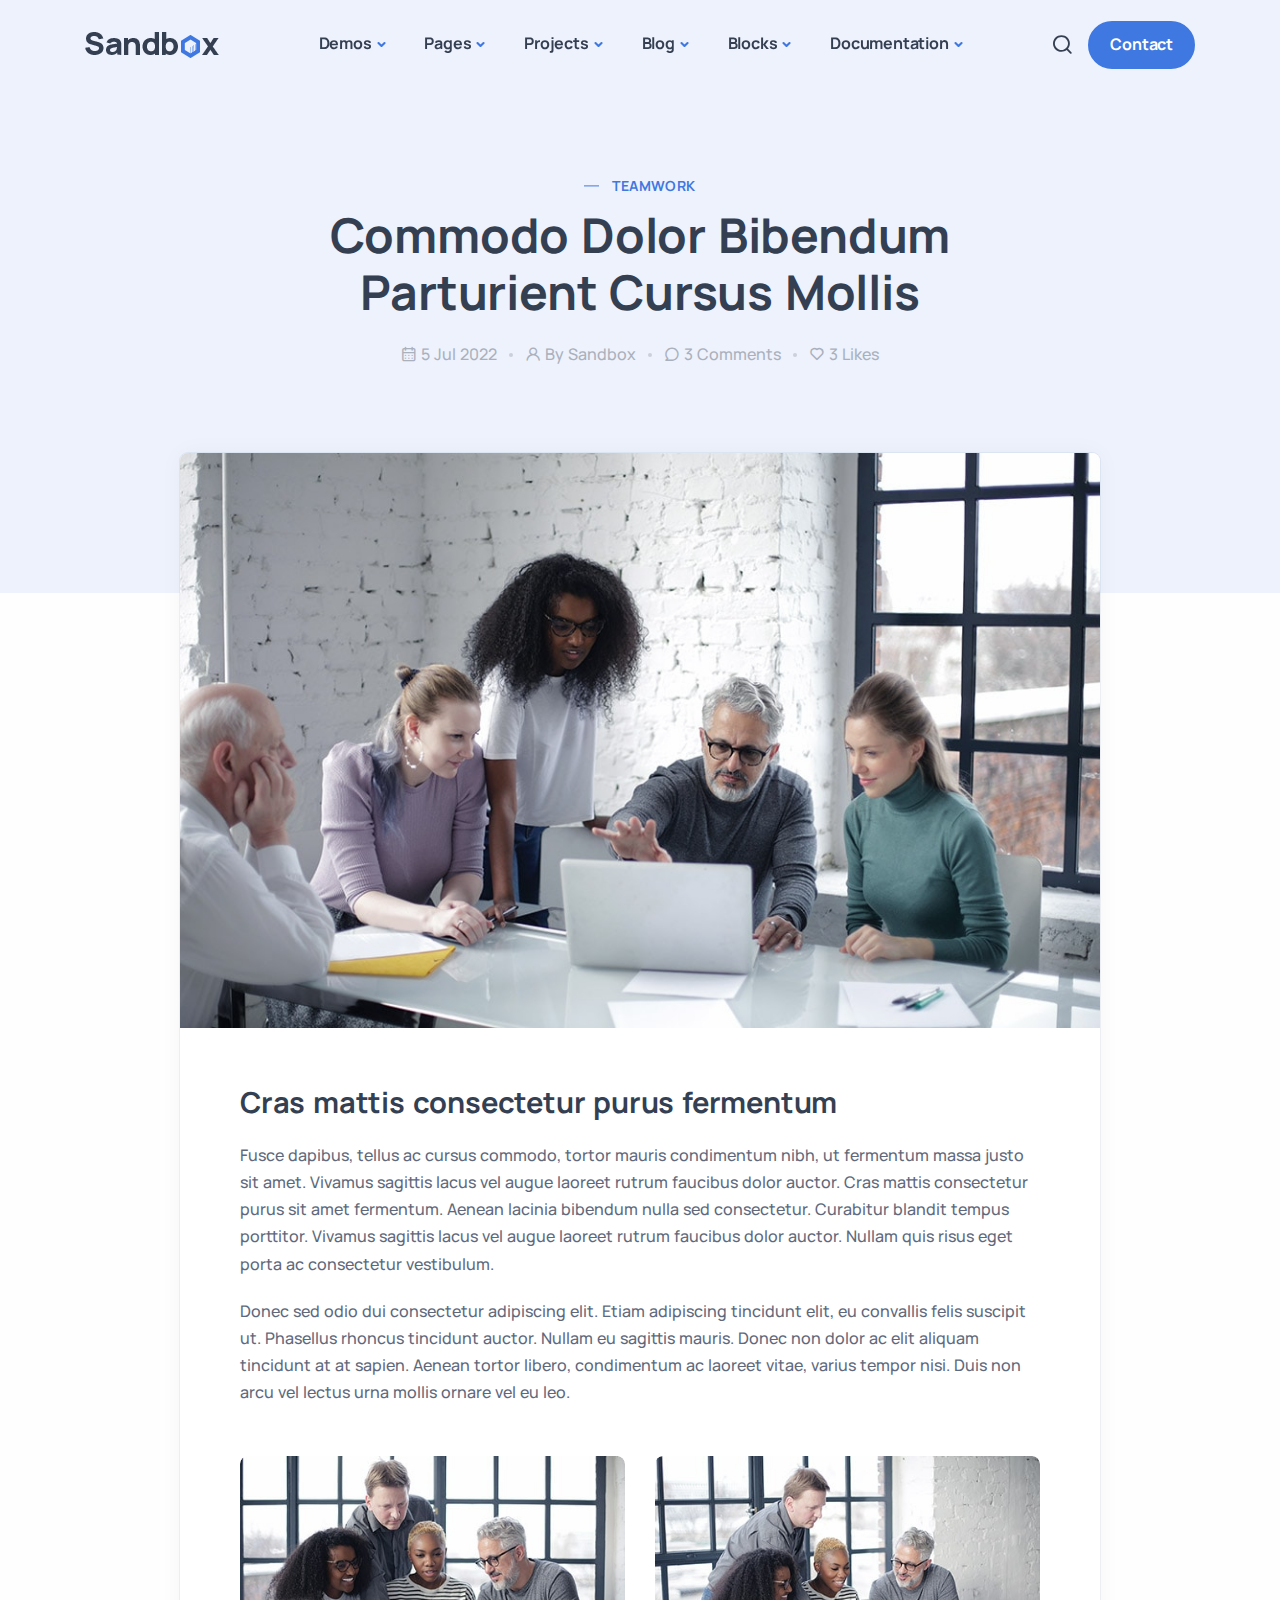
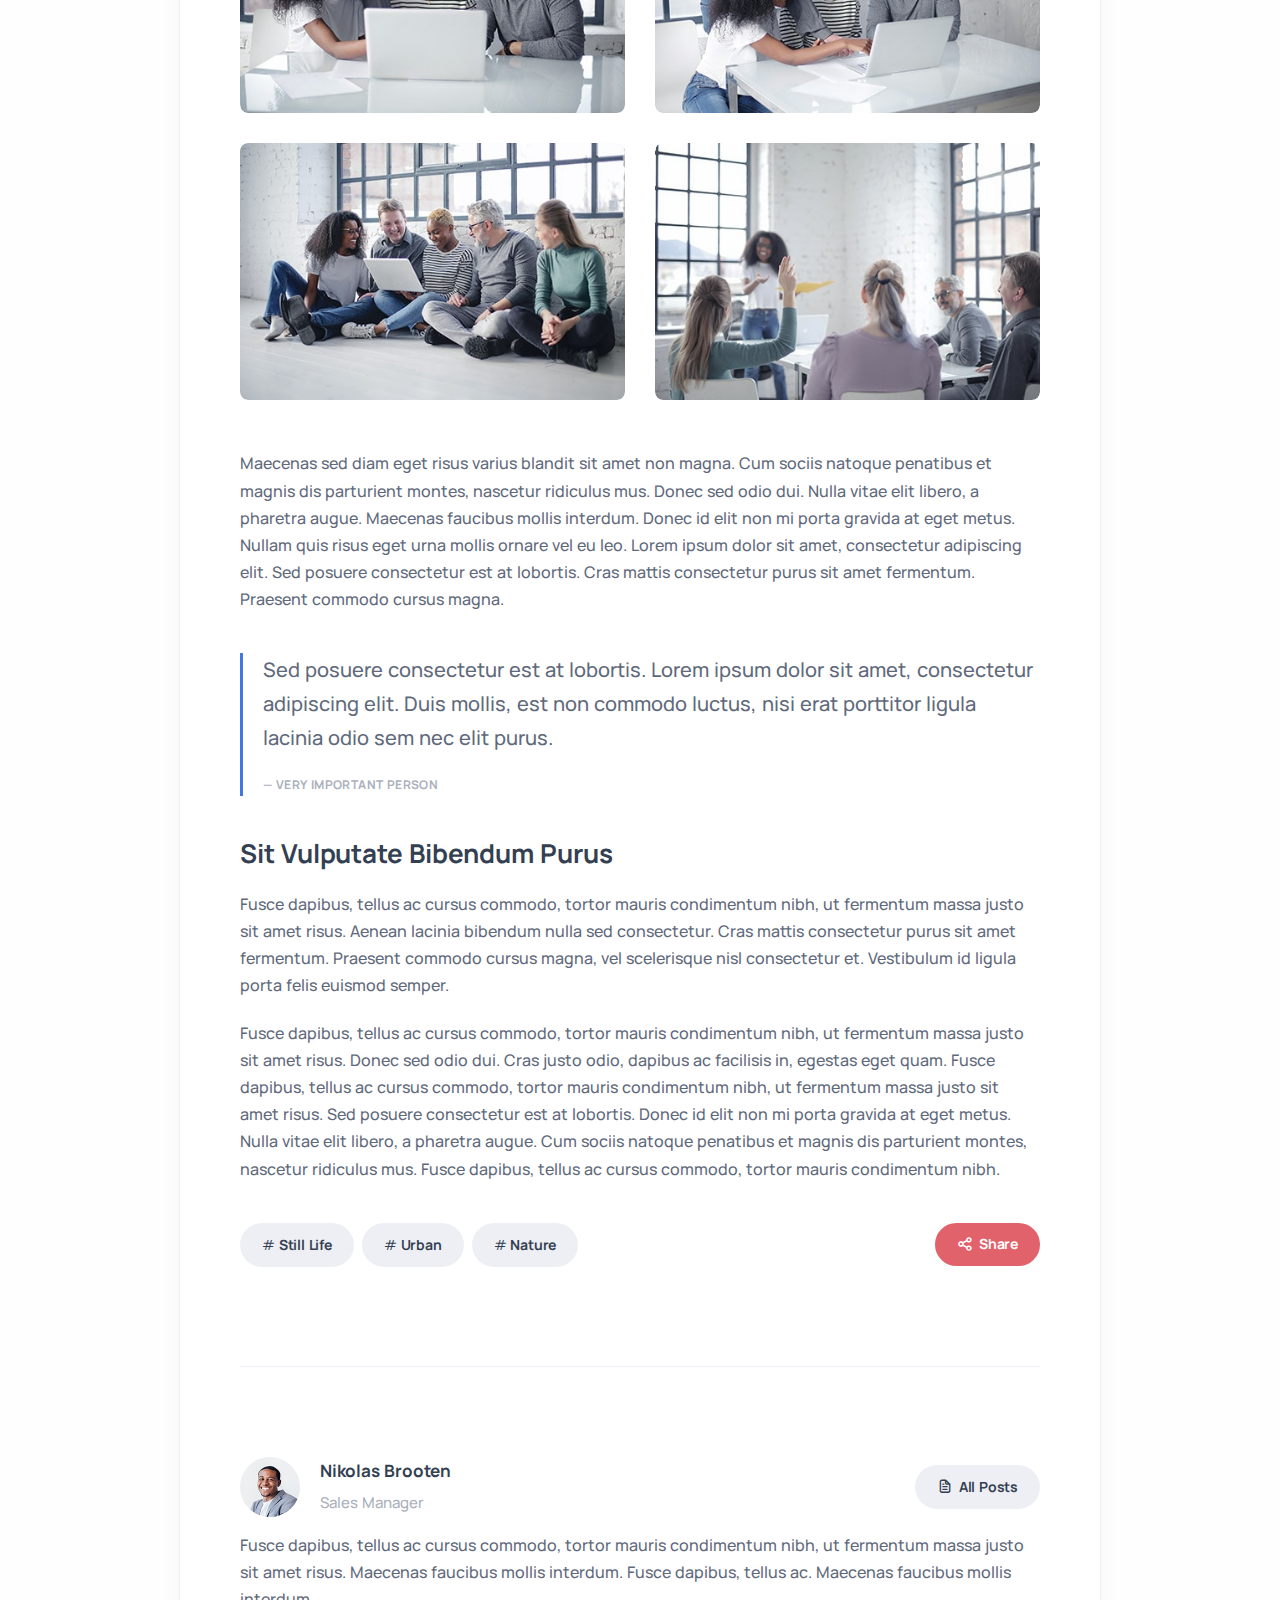
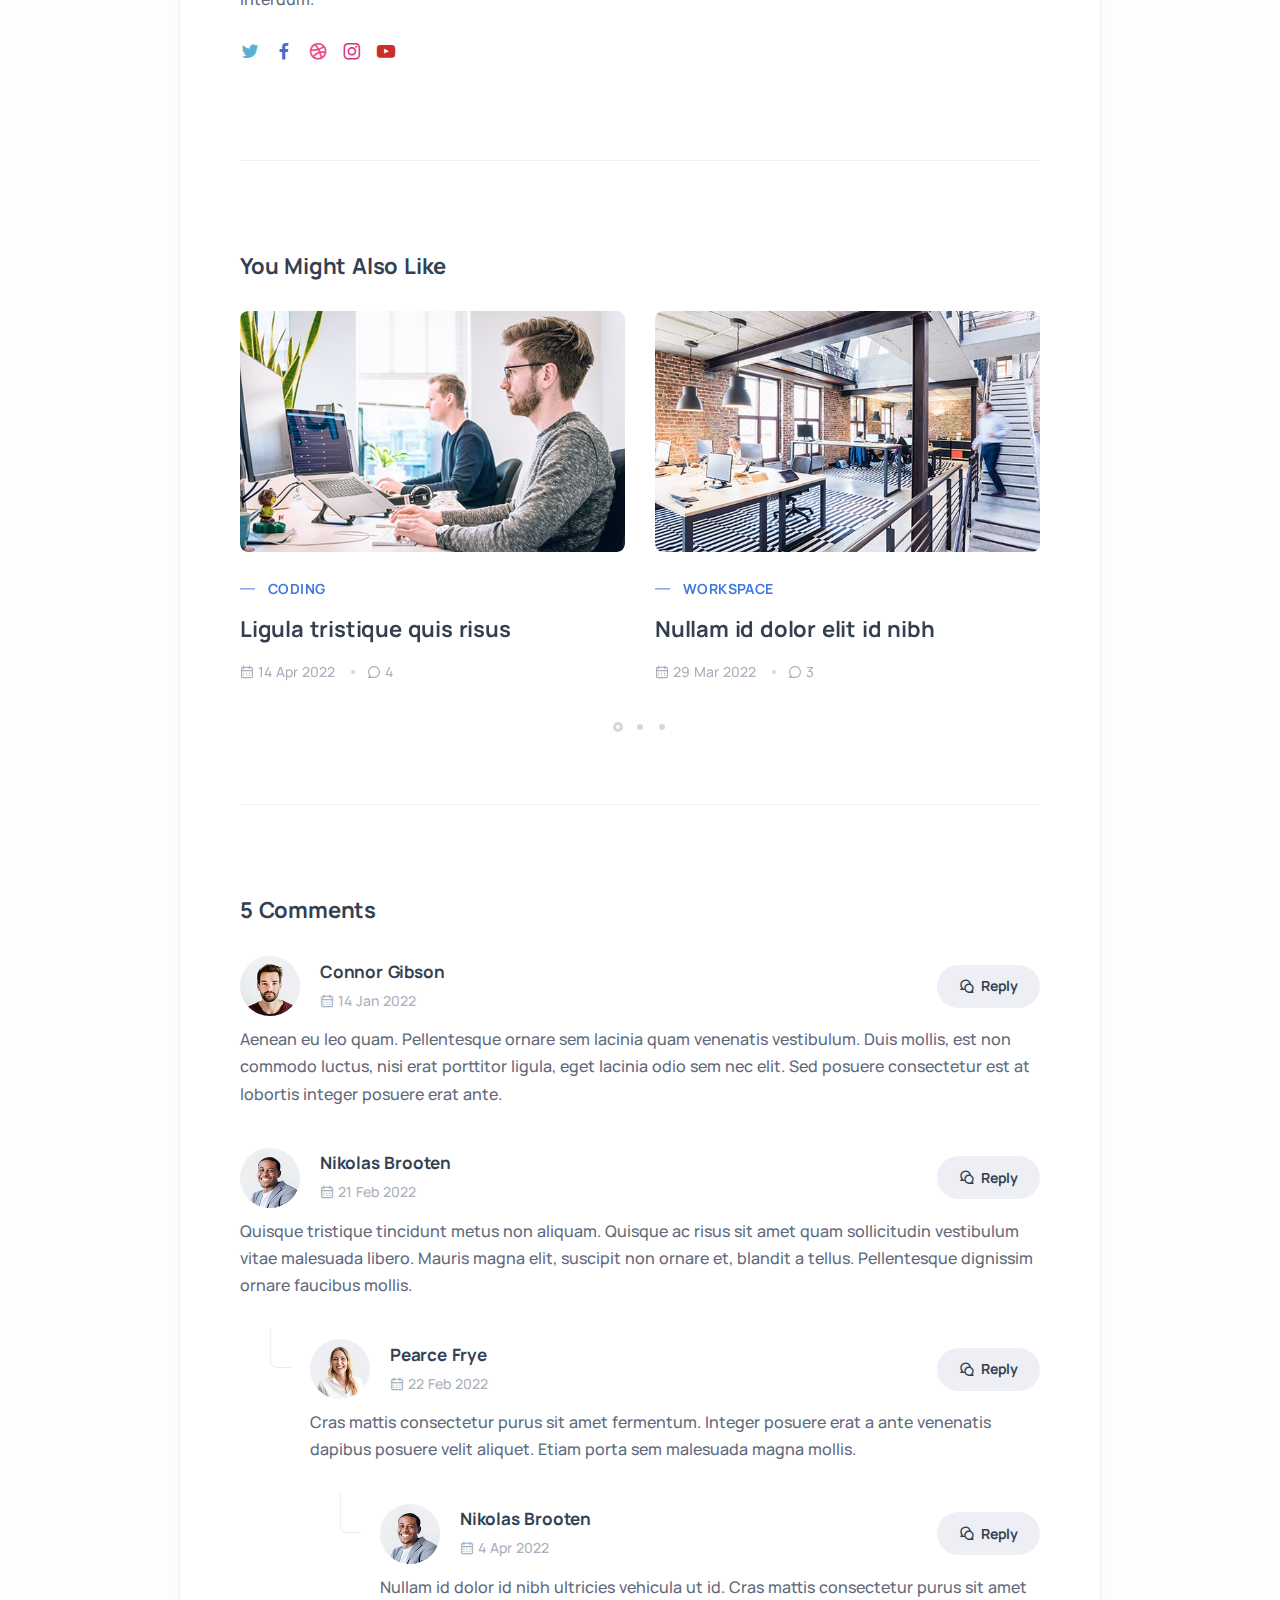
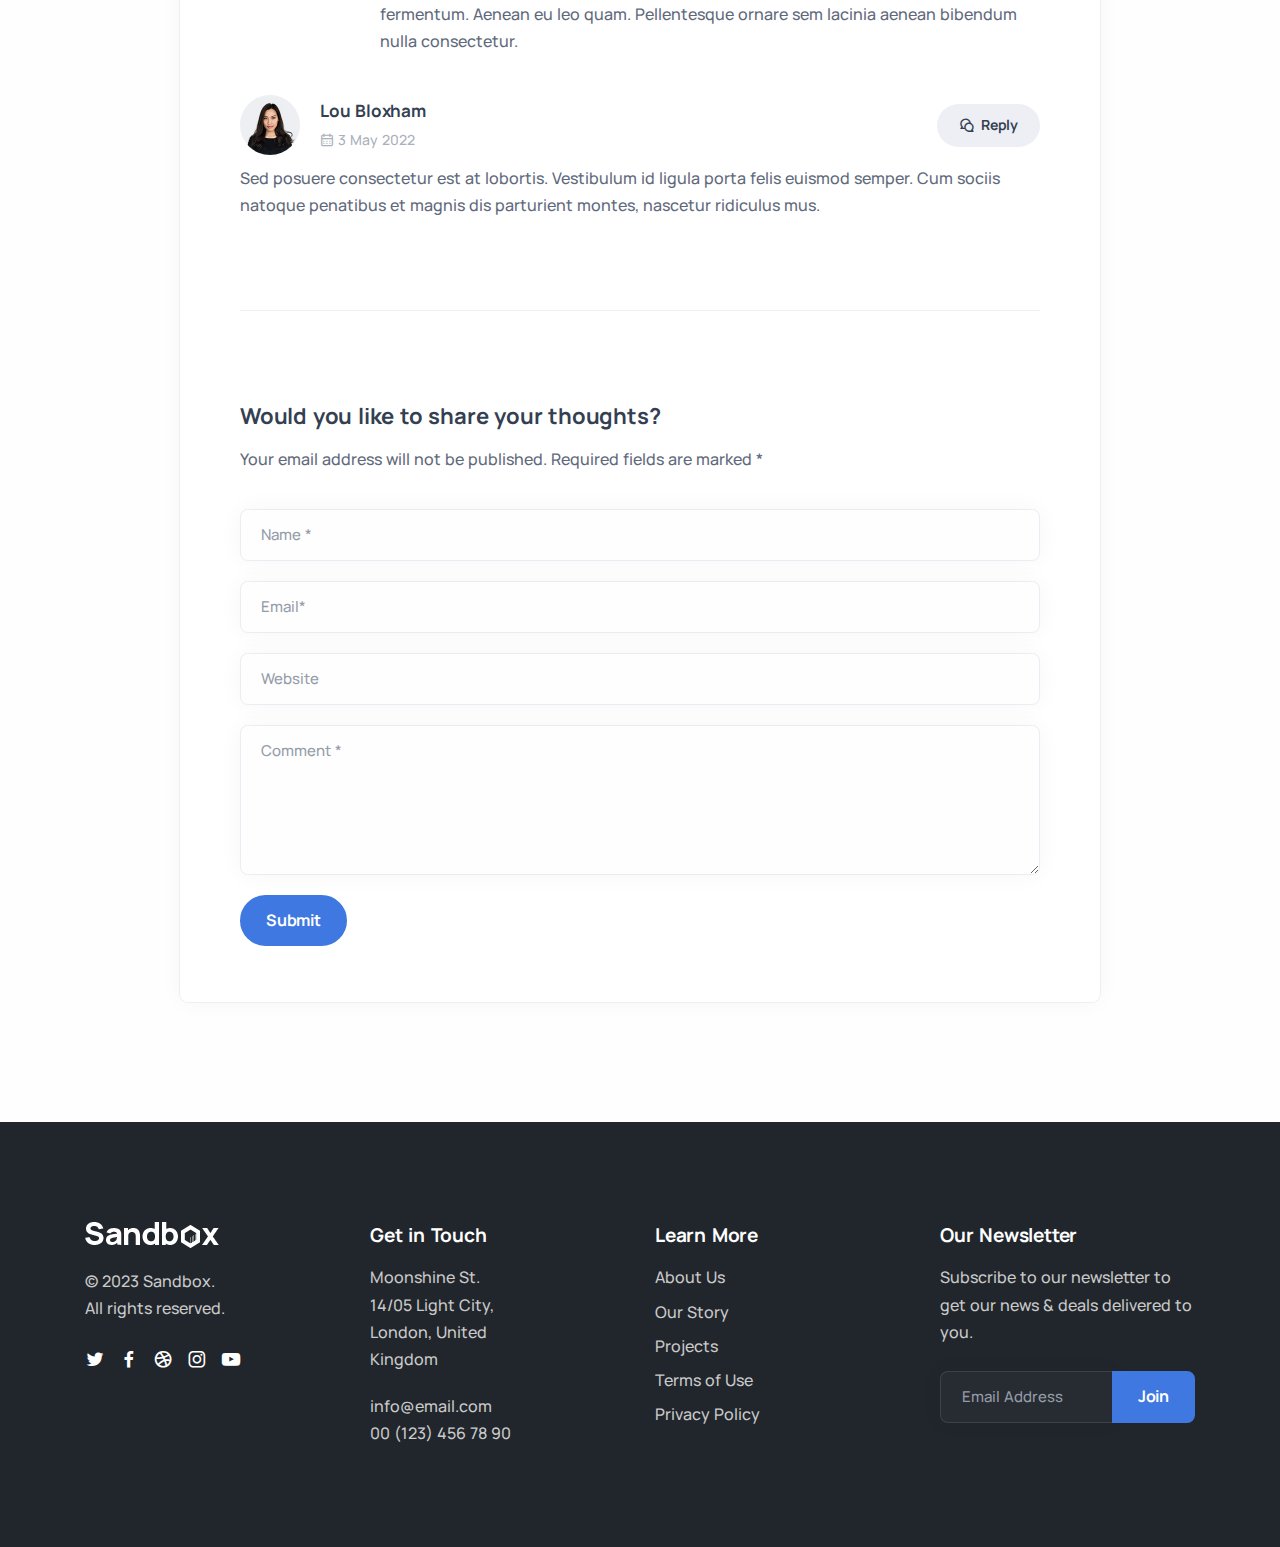
<file: blog-post.html>
<!DOCTYPE html>
<html lang="en">

<head>
  <meta charset="utf-8">
  <meta name="viewport" content="width=device-width, initial-scale=1.0">
  <meta name="description" content="An impressive and flawless site template that includes various UI elements and countless features, attractive ready-made blocks and rich pages, basically everything you need to create a unique and professional website.">
  <meta name="keywords" content="bootstrap 5, business, corporate, creative, gulp, marketing, minimal, modern, multipurpose, one page, responsive, saas, sass, seo, startup, html5 template, site template">
  <meta name="author" content="elemis">
  <title>Sandbox - Modern & Multipurpose Bootstrap 5 Template</title>
  <link rel="shortcut icon" href="./assets/img/favicon.png">
  <link rel="stylesheet" href="./assets/css/plugins.css">
  <link rel="stylesheet" href="./assets/css/style.css">
</head>

<body>
  <div class="content-wrapper">
    <header class="wrapper bg-soft-primary">
      <nav class="navbar navbar-expand-lg center-nav transparent navbar-light">
        <div class="container flex-lg-row flex-nowrap align-items-center">
          <div class="navbar-brand w-100">
            <a href="./index.html">
              <img src="./assets/img/logo.png" srcset="./assets/img/logo@2x.png 2x" alt="" />
            </a>
          </div>
          <div class="navbar-collapse offcanvas offcanvas-nav offcanvas-start">
            <div class="offcanvas-header d-lg-none">
              <h3 class="text-white fs-30 mb-0">Sandbox</h3>
              <button type="button" class="btn-close btn-close-white" data-bs-dismiss="offcanvas" aria-label="Close"></button>
            </div>
            <div class="offcanvas-body ms-lg-auto d-flex flex-column h-100">
              <ul class="navbar-nav">
                <li class="nav-item dropdown dropdown-mega">
                  <a class="nav-link dropdown-toggle" href="#" data-bs-toggle="dropdown">Demos</a>
                  <ul class="dropdown-menu mega-menu mega-menu-dark mega-menu-img">
                    <li class="mega-menu-content mega-menu-scroll">
                      <ul class="row row-cols-1 row-cols-lg-6 gx-0 gx-lg-4 gy-lg-2 list-unstyled">
                        <li class="col">
                          <a class="dropdown-item" href="./demo1.html">
                            <figure class="rounded lift d-none d-lg-block"><img src="./assets/img/demos/mi1.jpg" srcset="./assets/img/demos/mi1@2x.jpg 2x" alt=""></figure>
                            <span class="d-lg-none">Demo 1</span>
                          </a>
                        </li>
                        <li class="col">
                          <a class="dropdown-item" href="./demo2.html">
                            <figure class="rounded lift d-none d-lg-block"><img src="./assets/img/demos/mi2.jpg" srcset="./assets/img/demos/mi2@2x.jpg 2x" alt=""></figure>
                            <span class="d-lg-none">Demo 2</span>
                          </a>
                        </li>
                        <li class="col">
                          <a class="dropdown-item" href="./demo3.html">
                            <figure class="rounded lift d-none d-lg-block"><img src="./assets/img/demos/mi3.jpg" srcset="./assets/img/demos/mi3@2x.jpg 2x" alt=""></figure>
                            <span class="d-lg-none">Demo 3</span>
                          </a>
                        </li>
                        <li class="col">
                          <a class="dropdown-item" href="./demo4.html">
                            <figure class="rounded lift d-none d-lg-block"><img src="./assets/img/demos/mi4.jpg" srcset="./assets/img/demos/mi4@2x.jpg 2x" alt=""></figure>
                            <span class="d-lg-none">Demo 4</span>
                          </a>
                        </li>
                        <li class="col">
                          <a class="dropdown-item" href="./demo5.html">
                            <figure class="rounded lift d-none d-lg-block"><img src="./assets/img/demos/mi5.jpg" srcset="./assets/img/demos/mi5@2x.jpg 2x" alt=""></figure>
                            <span class="d-lg-none">Demo 5</span>
                          </a>
                        </li>
                        <li class="col">
                          <a class="dropdown-item" href="./demo6.html">
                            <figure class="rounded lift d-none d-lg-block"><img src="./assets/img/demos/mi6.jpg" srcset="./assets/img/demos/mi6@2x.jpg 2x" alt=""></figure>
                            <span class="d-lg-none">Demo 6</span>
                          </a>
                        </li>
                        <li class="col">
                          <a class="dropdown-item" href="./demo7.html">
                            <figure class="rounded lift d-none d-lg-block"><img src="./assets/img/demos/mi7.jpg" srcset="./assets/img/demos/mi7@2x.jpg 2x" alt=""></figure>
                            <span class="d-lg-none">Demo 7</span>
                          </a>
                        </li>
                        <li class="col">
                          <a class="dropdown-item" href="./demo8.html">
                            <figure class="rounded lift d-none d-lg-block"><img src="./assets/img/demos/mi8.jpg" srcset="./assets/img/demos/mi8@2x.jpg 2x" alt=""></figure>
                            <span class="d-lg-none">Demo 8</span>
                          </a>
                        </li>
                        <li class="col">
                          <a class="dropdown-item" href="./demo9.html">
                            <figure class="rounded lift d-none d-lg-block"><img src="./assets/img/demos/mi9.jpg" srcset="./assets/img/demos/mi9@2x.jpg 2x" alt=""></figure>
                            <span class="d-lg-none">Demo 9</span>
                          </a>
                        </li>
                        <li class="col">
                          <a class="dropdown-item" href="./demo10.html">
                            <figure class="rounded lift d-none d-lg-block"><img src="./assets/img/demos/mi10.jpg" srcset="./assets/img/demos/mi10@2x.jpg 2x" alt=""></figure>
                            <span class="d-lg-none">Demo 10</span>
                          </a>
                        </li>
                        <li class="col">
                          <a class="dropdown-item" href="./demo11.html">
                            <figure class="rounded lift d-none d-lg-block"><img src="./assets/img/demos/mi11.jpg" srcset="./assets/img/demos/mi11@2x.jpg 2x" alt=""></figure>
                            <span class="d-lg-none">Demo 11</span>
                          </a>
                        </li>
                        <li class="col">
                          <a class="dropdown-item" href="./demo12.html">
                            <figure class="rounded lift d-none d-lg-block"><img src="./assets/img/demos/mi12.jpg" srcset="./assets/img/demos/mi12@2x.jpg 2x" alt=""></figure>
                            <span class="d-lg-none">Demo 12</span>
                          </a>
                        </li>
                        <li class="col">
                          <a class="dropdown-item" href="./demo13.html">
                            <figure class="rounded lift d-none d-lg-block"><img src="./assets/img/demos/mi13.jpg" srcset="./assets/img/demos/mi13@2x.jpg 2x" alt=""></figure>
                            <span class="d-lg-none">Demo 13</span>
                          </a>
                        </li>
                        <li class="col">
                          <a class="dropdown-item" href="./demo14.html">
                            <figure class="rounded lift d-none d-lg-block"><img src="./assets/img/demos/mi14.jpg" srcset="./assets/img/demos/mi14@2x.jpg 2x" alt=""></figure>
                            <span class="d-lg-none">Demo 14</span>
                          </a>
                        </li>
                        <li class="col">
                          <a class="dropdown-item" href="./demo15.html">
                            <figure class="rounded lift d-none d-lg-block"><img src="./assets/img/demos/mi15.jpg" srcset="./assets/img/demos/mi15@2x.jpg 2x" alt=""></figure>
                            <span class="d-lg-none">Demo 15</span>
                          </a>
                        </li>
                        <li class="col">
                          <a class="dropdown-item" href="./demo16.html">
                            <figure class="rounded lift d-none d-lg-block"><img src="./assets/img/demos/mi16.jpg" srcset="./assets/img/demos/mi16@2x.jpg 2x" alt=""></figure>
                            <span class="d-lg-none">Demo 16</span>
                          </a>
                        </li>
                        <li class="col">
                          <a class="dropdown-item" href="./demo17.html">
                            <figure class="rounded lift d-none d-lg-block"><img src="./assets/img/demos/mi17.jpg" srcset="./assets/img/demos/mi17@2x.jpg 2x" alt=""></figure>
                            <span class="d-lg-none">Demo 17</span>
                          </a>
                        </li>
                        <li class="col">
                          <a class="dropdown-item" href="./demo18.html">
                            <figure class="rounded lift d-none d-lg-block"><img src="./assets/img/demos/mi18.jpg" srcset="./assets/img/demos/mi18@2x.jpg 2x" alt=""></figure>
                            <span class="d-lg-none">Demo 18</span>
                          </a>
                        </li>
                        <li class="col">
                          <a class="dropdown-item" href="./demo19.html">
                            <figure class="rounded lift d-none d-lg-block"><img src="./assets/img/demos/mi19.jpg" srcset="./assets/img/demos/mi19@2x.jpg 2x" alt=""></figure>
                            <span class="d-lg-none">Demo 19</span>
                          </a>
                        </li>
                        <li class="col">
                          <a class="dropdown-item" href="./demo20.html">
                            <figure class="rounded lift d-none d-lg-block"><img src="./assets/img/demos/mi20.jpg" srcset="./assets/img/demos/mi20@2x.jpg 2x" alt=""></figure>
                            <span class="d-lg-none">Demo 20</span>
                          </a>
                        </li>
                        <li class="col">
                          <a class="dropdown-item" href="./demo21.html">
                            <figure class="rounded lift d-none d-lg-block"><img src="./assets/img/demos/mi21.jpg" srcset="./assets/img/demos/mi21@2x.jpg 2x" alt=""></figure>
                            <span class="d-lg-none">Demo 21</span>
                          </a>
                        </li>
                        <li class="col">
                          <a class="dropdown-item" href="./demo22.html">
                            <figure class="rounded lift d-none d-lg-block"><img src="./assets/img/demos/mi22.jpg" srcset="./assets/img/demos/mi22@2x.jpg 2x" alt=""></figure>
                            <span class="d-lg-none">Demo 22</span>
                          </a>
                        </li>
                        <li class="col">
                          <a class="dropdown-item" href="./demo23.html">
                            <figure class="rounded lift d-none d-lg-block"><img src="./assets/img/demos/mi23.jpg" srcset="./assets/img/demos/mi23@2x.jpg 2x" alt=""></figure>
                            <span class="d-lg-none">Demo 23</span>
                          </a>
                        </li>
                        <li class="col">
                          <a class="dropdown-item" href="./demo24.html">
                            <figure class="rounded lift d-none d-lg-block"><img src="./assets/img/demos/mi24.jpg" srcset="./assets/img/demos/mi24@2x.jpg 2x" alt=""></figure>
                            <span class="d-lg-none">Demo 24</span>
                          </a>
                        </li>
                        <li class="col">
                          <a class="dropdown-item" href="./demo25.html">
                            <figure class="rounded lift d-none d-lg-block"><img src="./assets/img/demos/mi25.jpg" srcset="./assets/img/demos/mi25@2x.jpg 2x" alt=""></figure>
                            <span class="d-lg-none">Demo 25</span>
                          </a>
                        </li>
                        <li class="col">
                          <a class="dropdown-item" href="./demo26.html">
                            <figure class="rounded lift d-none d-lg-block"><img src="./assets/img/demos/mi26.jpg" srcset="./assets/img/demos/mi26@2x.jpg 2x" alt=""></figure>
                            <span class="d-lg-none">Demo 26</span>
                          </a>
                        </li>
                        <li class="col">
                          <a class="dropdown-item" href="./demo27.html">
                            <figure class="rounded lift d-none d-lg-block"><img src="./assets/img/demos/mi27.jpg" srcset="./assets/img/demos/mi27@2x.jpg 2x" alt=""></figure>
                            <span class="d-lg-none">Demo 27</span>
                          </a>
                        </li>
                        <li class="col">
                          <a class="dropdown-item" href="./demo28.html">
                            <figure class="rounded lift d-none d-lg-block"><img src="./assets/img/demos/mi28.jpg" srcset="./assets/img/demos/mi28@2x.jpg 2x" alt=""></figure>
                            <span class="d-lg-none">Demo 28</span>
                          </a>
                        </li>
                        <li class="col">
                          <a class="dropdown-item" href="./demo29.html">
                            <figure class="rounded lift d-none d-lg-block"><img src="./assets/img/demos/mi29.jpg" srcset="./assets/img/demos/mi29@2x.jpg 2x" alt=""></figure>
                            <span class="d-lg-none">Demo 29</span>
                          </a>
                        </li>
                        <li class="col">
                          <a class="dropdown-item" href="./demo30.html">
                            <figure class="rounded lift d-none d-lg-block"><img src="./assets/img/demos/mi30.jpg" srcset="./assets/img/demos/mi30@2x.jpg 2x" alt=""></figure>
                            <span class="d-lg-none">Demo 30</span>
                          </a>
                        </li>
                        <li class="col">
                          <a class="dropdown-item" href="./demo31.html">
                            <figure class="rounded lift d-none d-lg-block"><img src="./assets/img/demos/mi31.jpg" srcset="./assets/img/demos/mi31@2x.jpg 2x" alt=""></figure>
                            <span class="d-lg-none">Demo 31</span>
                          </a>
                        </li>
                        <li class="col">
                          <a class="dropdown-item" href="./demo32.html">
                            <figure class="rounded lift d-none d-lg-block"><img src="./assets/img/demos/mi32.jpg" srcset="./assets/img/demos/mi32@2x.jpg 2x" alt=""></figure>
                            <span class="d-lg-none">Demo 32</span>
                          </a>
                        </li>
                        <li class="col">
                          <a class="dropdown-item" href="./demo33.html">
                            <figure class="rounded lift d-none d-lg-block"><img src="./assets/img/demos/mi33.jpg" srcset="./assets/img/demos/mi33@2x.jpg 2x" alt=""></figure>
                            <span class="d-lg-none">Demo 33</span>
                          </a>
                        </li>
                        <li class="col">
                          <a class="dropdown-item" href="./demo34.html">
                            <figure class="rounded lift d-none d-lg-block"><img src="./assets/img/demos/mi34.jpg" srcset="./assets/img/demos/mi34@2x.jpg 2x" alt=""></figure>
                            <span class="d-lg-none">Demo 34</span>
                          </a>
                        </li>
                      </ul>
                      <!--/.row -->
                      <span class="d-none d-lg-flex"><i class="uil uil-direction"></i><strong>Scroll to view more</strong></span>
                    </li>
                    <!--/.mega-menu-content-->
                  </ul>
                  <!--/.dropdown-menu -->
                </li>
                <li class="nav-item dropdown">
                  <a class="nav-link dropdown-toggle" href="#" data-bs-toggle="dropdown">Pages</a>
                  <ul class="dropdown-menu">
                    <li class="dropdown dropdown-submenu dropend"><a class="dropdown-item dropdown-toggle" href="#" data-bs-toggle="dropdown">Services</a>
                      <ul class="dropdown-menu">
                        <li class="nav-item"><a class="dropdown-item" href="./services.html">Services I</a></li>
                        <li class="nav-item"><a class="dropdown-item" href="./services2.html">Services II</a></li>
                      </ul>
                    </li>
                    <li class="dropdown dropdown-submenu dropend"><a class="dropdown-item dropdown-toggle" href="#" data-bs-toggle="dropdown">About</a>
                      <ul class="dropdown-menu">
                        <li class="nav-item"><a class="dropdown-item" href="./about.html">About I</a></li>
                        <li class="nav-item"><a class="dropdown-item" href="./about2.html">About II</a></li>
                      </ul>
                    </li>
                    <li class="dropdown dropdown-submenu dropend"><a class="dropdown-item dropdown-toggle" href="#" data-bs-toggle="dropdown">Shop</a>
                      <ul class="dropdown-menu">
                        <li class="nav-item"><a class="dropdown-item" href="./shop.html">Shop I</a></li>
                        <li class="nav-item"><a class="dropdown-item" href="./shop2.html">Shop II</a></li>
                        <li class="nav-item"><a class="dropdown-item" href="./shop-product.html">Product Page</a></li>
                        <li class="nav-item"><a class="dropdown-item" href="./shop-cart.html">Shopping Cart</a></li>
                        <li class="nav-item"><a class="dropdown-item" href="./shop-checkout.html">Checkout</a></li>
                      </ul>
                    </li>
                    <li class="dropdown dropdown-submenu dropend"><a class="dropdown-item dropdown-toggle" href="#" data-bs-toggle="dropdown">Contact</a>
                      <ul class="dropdown-menu">
                        <li class="nav-item"><a class="dropdown-item" href="./contact.html">Contact I</a></li>
                        <li class="nav-item"><a class="dropdown-item" href="./contact2.html">Contact II</a></li>
                        <li class="nav-item"><a class="dropdown-item" href="./contact3.html">Contact III</a></li>
                      </ul>
                    </li>
                    <li class="dropdown dropdown-submenu dropend"><a class="dropdown-item dropdown-toggle" href="#" data-bs-toggle="dropdown">Career</a>
                      <ul class="dropdown-menu">
                        <li class="nav-item"><a class="dropdown-item" href="./career.html">Job Listing I</a></li>
                        <li class="nav-item"><a class="dropdown-item" href="./career2.html">Job Listing II</a></li>
                        <li class="nav-item"><a class="dropdown-item" href="./career-job.html">Job Description</a></li>
                      </ul>
                    </li>
                    <li class="dropdown dropdown-submenu dropend"><a class="dropdown-item dropdown-toggle" href="#" data-bs-toggle="dropdown">Utility</a>
                      <ul class="dropdown-menu">
                        <li class="nav-item"><a class="dropdown-item" href="./404.html">404 Not Found</a></li>
                        <li class="nav-item"><a class="dropdown-item" href="./page-loader.html">Page Loader</a></li>
                        <li class="nav-item"><a class="dropdown-item" href="./signin.html">Sign In I</a></li>
                        <li class="nav-item"><a class="dropdown-item" href="./signin2.html">Sign In II</a></li>
                        <li class="nav-item"><a class="dropdown-item" href="./signup.html">Sign Up I</a></li>
                        <li class="nav-item"><a class="dropdown-item" href="./signup2.html">Sign Up II</a></li>
                        <li class="nav-item"><a class="dropdown-item" href="./terms.html">Terms</a></li>
                      </ul>
                    </li>
                    <li class="nav-item"><a class="dropdown-item" href="./pricing.html">Pricing</a></li>
                    <li class="nav-item"><a class="dropdown-item" href="./onepage.html">One Page</a></li>
                  </ul>
                </li>
                <li class="nav-item dropdown">
                  <a class="nav-link dropdown-toggle" href="#" data-bs-toggle="dropdown">Projects</a>
                  <div class="dropdown-menu dropdown-lg">
                    <div class="dropdown-lg-content">
                      <div>
                        <h6 class="dropdown-header">Project Pages</h6>
                        <ul class="list-unstyled">
                          <li><a class="dropdown-item" href="./projects.html">Projects I</a></li>
                          <li><a class="dropdown-item" href="./projects2.html">Projects II</a></li>
                          <li><a class="dropdown-item" href="./projects3.html">Projects III</a></li>
                          <li><a class="dropdown-item" href="./projects4.html">Projects IV</a></li>
                        </ul>
                      </div>
                      <!-- /.column -->
                      <div>
                        <h6 class="dropdown-header">Single Projects</h6>
                        <ul class="list-unstyled">
                          <li><a class="dropdown-item" href="./single-project.html">Single Project I</a></li>
                          <li><a class="dropdown-item" href="./single-project2.html">Single Project II</a></li>
                          <li><a class="dropdown-item" href="./single-project3.html">Single Project III</a></li>
                          <li><a class="dropdown-item" href="./single-project4.html">Single Project IV</a></li>
                        </ul>
                      </div>
                      <!-- /.column -->
                    </div>
                    <!-- /auto-column -->
                  </div>
                </li>
                <li class="nav-item dropdown">
                  <a class="nav-link dropdown-toggle" href="#" data-bs-toggle="dropdown">Blog</a>
                  <ul class="dropdown-menu">
                    <li class="nav-item"><a class="dropdown-item" href="./blog.html">Blog without Sidebar</a></li>
                    <li class="nav-item"><a class="dropdown-item" href="./blog2.html">Blog with Sidebar</a></li>
                    <li class="nav-item"><a class="dropdown-item" href="./blog3.html">Blog with Left Sidebar</a></li>
                    <li class="dropdown dropdown-submenu dropend"><a class="dropdown-item dropdown-toggle" href="#" data-bs-toggle="dropdown">Blog Posts</a>
                      <ul class="dropdown-menu">
                        <li class="nav-item"><a class="dropdown-item" href="./blog-post.html">Post without Sidebar</a></li>
                        <li class="nav-item"><a class="dropdown-item" href="./blog-post2.html">Post with Sidebar</a></li>
                        <li class="nav-item"><a class="dropdown-item" href="./blog-post3.html">Post with Left Sidebar</a></li>
                      </ul>
                    </li>
                  </ul>
                </li>
                <li class="nav-item dropdown dropdown-mega">
                  <a class="nav-link dropdown-toggle" href="#" data-bs-toggle="dropdown">Blocks</a>
                  <ul class="dropdown-menu mega-menu mega-menu-dark mega-menu-img">
                    <li class="mega-menu-content">
                      <ul class="row row-cols-1 row-cols-lg-6 gx-0 gx-lg-6 gy-lg-4 list-unstyled">
                        <li class="col"><a class="dropdown-item" href="./docs/blocks/about.html">
                            <div class="rounded img-svg d-none d-lg-block p-4 mb-lg-2"><img class="rounded-0" src="./assets/img/demos/block1.svg" alt=""></div>
                            <span>About</span>
                          </a>
                        </li>
                        <li class="col"><a class="dropdown-item" href="./docs/blocks/blog.html">
                            <div class="rounded img-svg d-none d-lg-block p-4 mb-lg-2"><img class="rounded-0" src="./assets/img/demos/block2.svg" alt=""></div>
                            <span>Blog</span>
                          </a>
                        </li>
                        <li class="col"><a class="dropdown-item" href="./docs/blocks/call-to-action.html">
                            <div class="rounded img-svg d-none d-lg-block p-4 mb-lg-2"><img class="rounded-0" src="./assets/img/demos/block3.svg" alt=""></div>
                            <span>Call to Action</span>
                          </a>
                        </li>
                        <li class="col"><a class="dropdown-item" href="./docs/blocks/clients.html">
                            <div class="rounded img-svg d-none d-lg-block p-4 mb-lg-2"><img class="rounded-0" src="./assets/img/demos/block4.svg" alt=""></div>
                            <span>Clients</span>
                          </a>
                        </li>
                        <li class="col"><a class="dropdown-item" href="./docs/blocks/contact.html">
                            <div class="rounded img-svg d-none d-lg-block p-4 mb-lg-2"><img class="rounded-0" src="./assets/img/demos/block5.svg" alt=""></div>
                            <span>Contact</span>
                          </a>
                        </li>
                        <li class="col"><a class="dropdown-item" href="./docs/blocks/facts.html">
                            <div class="rounded img-svg d-none d-lg-block p-4 mb-lg-2"><img class="rounded-0" src="./assets/img/demos/block6.svg" alt=""></div>
                            <span>Facts</span>
                          </a>
                        </li>
                        <li class="col"><a class="dropdown-item" href="./docs/blocks/faq.html">
                            <div class="rounded img-svg d-none d-lg-block p-4 mb-lg-2"><img class="rounded-0" src="./assets/img/demos/block7.svg" alt=""></div>
                            <span>FAQ</span>
                          </a>
                        </li>
                        <li class="col"><a class="dropdown-item" href="./docs/blocks/features.html">
                            <div class="rounded img-svg d-none d-lg-block p-4 mb-lg-2"><img class="rounded-0" src="./assets/img/demos/block8.svg" alt=""></div>
                            <span>Features</span>
                          </a>
                        </li>
                        <li class="col"><a class="dropdown-item" href="./docs/blocks/footer.html">
                            <div class="rounded img-svg d-none d-lg-block p-4 mb-lg-2"><img class="rounded-0" src="./assets/img/demos/block9.svg" alt=""></div>
                            <span>Footer</span>
                          </a>
                        </li>
                        <li class="col"><a class="dropdown-item" href="./docs/blocks/hero.html">
                            <div class="rounded img-svg d-none d-lg-block p-4 mb-lg-2"><img class="rounded-0" src="./assets/img/demos/block10.svg" alt=""></div>
                            <span>Hero</span>
                          </a>
                        </li>
                        <li class="col"><a class="dropdown-item" href="./docs/blocks/misc.html">
                            <div class="rounded img-svg d-none d-lg-block p-4 mb-lg-2"><img class="rounded-0" src="./assets/img/demos/block17.svg" alt=""></div>
                            <span>Misc</span>
                          </a>
                        </li>
                        <li class="col"><a class="dropdown-item" href="./docs/blocks/navbar.html">
                            <div class="rounded img-svg d-none d-lg-block p-4 mb-lg-2"><img class="rounded-0" src="./assets/img/demos/block11.svg" alt=""></div>
                            <span>Navbar</span>
                          </a>
                        </li>
                        <li class="col"><a class="dropdown-item" href="./docs/blocks/portfolio.html">
                            <div class="rounded img-svg d-none d-lg-block p-4 mb-lg-2"><img class="rounded-0" src="./assets/img/demos/block12.svg" alt=""></div>
                            <span>Portfolio</span>
                          </a>
                        </li>
                        <li class="col"><a class="dropdown-item" href="./docs/blocks/pricing.html">
                            <div class="rounded img-svg d-none d-lg-block p-4 mb-lg-2"><img class="rounded-0" src="./assets/img/demos/block13.svg" alt=""></div>
                            <span>Pricing</span>
                          </a>
                        </li>
                        <li class="col"><a class="dropdown-item" href="./docs/blocks/process.html">
                            <div class="rounded img-svg d-none d-lg-block p-4 mb-lg-2"><img class="rounded-0" src="./assets/img/demos/block14.svg" alt=""></div>
                            <span>Process</span>
                          </a>
                        </li>
                        <li class="col"><a class="dropdown-item" href="./docs/blocks/team.html">
                            <div class="rounded img-svg d-none d-lg-block p-4 mb-lg-2"><img class="rounded-0" src="./assets/img/demos/block15.svg" alt=""></div>
                            <span>Team</span>
                          </a>
                        </li>
                        <li class="col"><a class="dropdown-item" href="./docs/blocks/testimonials.html">
                            <div class="rounded img-svg d-none d-lg-block p-4 mb-lg-2"><img class="rounded-0" src="./assets/img/demos/block16.svg" alt=""></div>
                            <span>Testimonials</span>
                          </a>
                        </li>
                      </ul>
                      <!--/.row -->
                    </li>
                    <!--/.mega-menu-content-->
                  </ul>
                  <!--/.dropdown-menu -->
                </li>
                <li class="nav-item dropdown dropdown-mega">
                  <a class="nav-link dropdown-toggle" href="#" data-bs-toggle="dropdown">Documentation</a>
                  <ul class="dropdown-menu mega-menu">
                    <li class="mega-menu-content">
                      <div class="row gx-0 gx-lg-3">
                        <div class="col-lg-4">
                          <h6 class="dropdown-header">Usage</h6>
                          <ul class="list-unstyled cc-2 pb-lg-1">
                            <li><a class="dropdown-item" href="./docs/index.html">Get Started</a></li>
                            <li><a class="dropdown-item" href="./docs/forms.html">Forms</a></li>
                            <li><a class="dropdown-item" href="./docs/faq.html">FAQ</a></li>
                            <li><a class="dropdown-item" href="./docs/changelog.html">Changelog</a></li>
                            <li><a class="dropdown-item" href="./docs/credits.html">Credits</a></li>
                          </ul>
                          <h6 class="dropdown-header mt-lg-6">Styleguide</h6>
                          <ul class="list-unstyled cc-2">
                            <li><a class="dropdown-item" href="./docs/styleguide/colors.html">Colors</a></li>
                            <li><a class="dropdown-item" href="./docs/styleguide/fonts.html">Fonts</a></li>
                            <li><a class="dropdown-item" href="./docs/styleguide/icons-svg.html">SVG Icons</a></li>
                            <li><a class="dropdown-item" href="./docs/styleguide/icons-font.html">Font Icons</a></li>
                            <li><a class="dropdown-item" href="./docs/styleguide/illustrations.html">Illustrations</a></li>
                            <li><a class="dropdown-item" href="./docs/styleguide/backgrounds.html">Backgrounds</a></li>
                            <li><a class="dropdown-item" href="./docs/styleguide/misc.html">Misc</a></li>
                          </ul>
                        </div>
                        <!--/column -->
                        <div class="col-lg-8">
                          <h6 class="dropdown-header">Elements</h6>
                          <ul class="list-unstyled cc-3">
                            <li><a class="dropdown-item" href="./docs/elements/accordion.html">Accordion</a></li>
                            <li><a class="dropdown-item" href="./docs/elements/alerts.html">Alerts</a></li>
                            <li><a class="dropdown-item" href="./docs/elements/animations.html">Animations</a></li>
                            <li><a class="dropdown-item" href="./docs/elements/avatars.html">Avatars</a></li>
                            <li><a class="dropdown-item" href="./docs/elements/background.html">Background</a></li>
                            <li><a class="dropdown-item" href="./docs/elements/badges.html">Badges</a></li>
                            <li><a class="dropdown-item" href="./docs/elements/buttons.html">Buttons</a></li>
                            <li><a class="dropdown-item" href="./docs/elements/card.html">Card</a></li>
                            <li><a class="dropdown-item" href="./docs/elements/carousel.html">Carousel</a></li>
                            <li><a class="dropdown-item" href="./docs/elements/dividers.html">Dividers</a></li>
                            <li><a class="dropdown-item" href="./docs/elements/form-elements.html">Form Elements</a></li>
                            <li><a class="dropdown-item" href="./docs/elements/image-hover.html">Image Hover</a></li>
                            <li><a class="dropdown-item" href="./docs/elements/image-mask.html">Image Mask</a></li>
                            <li><a class="dropdown-item" href="./docs/elements/lightbox.html">Lightbox</a></li>
                            <li><a class="dropdown-item" href="./docs/elements/player.html">Media Player</a></li>
                            <li><a class="dropdown-item" href="./docs/elements/modal.html">Modal</a></li>
                            <li><a class="dropdown-item" href="./docs/elements/pagination.html">Pagination</a></li>
                            <li><a class="dropdown-item" href="./docs/elements/progressbar.html">Progressbar</a></li>
                            <li><a class="dropdown-item" href="./docs/elements/shadows.html">Shadows</a></li>
                            <li><a class="dropdown-item" href="./docs/elements/shapes.html">Shapes</a></li>
                            <li><a class="dropdown-item" href="./docs/elements/tables.html">Tables</a></li>
                            <li><a class="dropdown-item" href="./docs/elements/tabs.html">Tabs</a></li>
                            <li><a class="dropdown-item" href="./docs/elements/text-animations.html">Text Animations</a></li>
                            <li><a class="dropdown-item" href="./docs/elements/text-highlight.html">Text Highlight</a></li>
                            <li><a class="dropdown-item" href="./docs/elements/tiles.html">Tiles</a></li>
                            <li><a class="dropdown-item" href="./docs/elements/tooltips-popovers.html">Tooltips & Popovers</a></li>
                            <li><a class="dropdown-item" href="./docs/elements/typography.html">Typography</a></li>
                          </ul>
                        </div>
                        <!--/column -->
                      </div>
                      <!--/.row -->
                    </li>
                    <!--/.mega-menu-content-->
                  </ul>
                  <!--/.dropdown-menu -->
                </li>
              </ul>
              <!-- /.navbar-nav -->
              <div class="offcanvas-footer d-lg-none">
                <div>
                  <a href="mailto:first.last@email.com" class="link-inverse">info@email.com</a>
                  <br /> 00 (123) 456 78 90 <br />
                  <nav class="nav social social-white mt-4">
                    <a href="#"><i class="uil uil-twitter"></i></a>
                    <a href="#"><i class="uil uil-facebook-f"></i></a>
                    <a href="#"><i class="uil uil-dribbble"></i></a>
                    <a href="#"><i class="uil uil-instagram"></i></a>
                    <a href="#"><i class="uil uil-youtube"></i></a>
                  </nav>
                  <!-- /.social -->
                </div>
              </div>
              <!-- /.offcanvas-footer -->
            </div>
            <!-- /.offcanvas-body -->
          </div>
          <!-- /.navbar-collapse -->
          <div class="navbar-other w-100 d-flex ms-auto">
            <ul class="navbar-nav flex-row align-items-center ms-auto">
              <li class="nav-item"><a class="nav-link" data-bs-toggle="offcanvas" data-bs-target="#offcanvas-search"><i class="uil uil-search"></i></a></li>
              <li class="nav-item d-none d-md-block">
                <a href="./contact.html" class="btn btn-sm btn-primary rounded-pill">Contact</a>
              </li>
              <li class="nav-item d-lg-none">
                <button class="hamburger offcanvas-nav-btn"><span></span></button>
              </li>
            </ul>
            <!-- /.navbar-nav -->
          </div>
          <!-- /.navbar-other -->
        </div>
        <!-- /.container -->
      </nav>
      <!-- /.navbar -->
      <div class="offcanvas offcanvas-top bg-light" id="offcanvas-search" data-bs-scroll="true">
        <div class="container d-flex flex-row py-6">
          <form class="search-form w-100">
            <input id="search-form" type="text" class="form-control" placeholder="Type keyword and hit enter">
          </form>
          <!-- /.search-form -->
          <button type="button" class="btn-close" data-bs-dismiss="offcanvas" aria-label="Close"></button>
        </div>
        <!-- /.container -->
      </div>
      <!-- /.offcanvas -->
    </header>
    <!-- /header -->
    <section class="wrapper bg-soft-primary">
      <div class="container pt-10 pb-19 pt-md-14 pb-md-20 text-center">
        <div class="row">
          <div class="col-md-10 col-xl-8 mx-auto">
            <div class="post-header">
              <div class="post-category text-line">
                <a href="#" class="hover" rel="category">Teamwork</a>
              </div>
              <!-- /.post-category -->
              <h1 class="display-1 mb-4">Commodo Dolor Bibendum Parturient Cursus Mollis</h1>
              <ul class="post-meta mb-5">
                <li class="post-date"><i class="uil uil-calendar-alt"></i><span>5 Jul 2022</span></li>
                <li class="post-author"><a href="#"><i class="uil uil-user"></i><span>By Sandbox</span></a></li>
                <li class="post-comments"><a href="#"><i class="uil uil-comment"></i>3<span> Comments</span></a></li>
                <li class="post-likes"><a href="#"><i class="uil uil-heart-alt"></i>3<span> Likes</span></a></li>
              </ul>
              <!-- /.post-meta -->
            </div>
            <!-- /.post-header -->
          </div>
          <!-- /column -->
        </div>
        <!-- /.row -->
      </div>
      <!-- /.container -->
    </section>
    <!-- /section -->
    <section class="wrapper bg-light">
      <div class="container pb-14 pb-md-16">
        <div class="row">
          <div class="col-lg-10 mx-auto">
            <div class="blog single mt-n17">
              <div class="card">
                <figure class="card-img-top"><img src="./assets/img/photos/b1.jpg" alt="" /></figure>
                <div class="card-body">
                  <div class="classic-view">
                    <article class="post">
                      <div class="post-content mb-5">
                        <h2 class="h1 mb-4">Cras mattis consectetur purus fermentum</h2>
                        <p>Fusce dapibus, tellus ac cursus commodo, tortor mauris condimentum nibh, ut fermentum massa justo sit amet. Vivamus sagittis lacus vel augue laoreet rutrum faucibus dolor auctor. Cras mattis consectetur purus sit amet fermentum. Aenean lacinia bibendum nulla sed consectetur. Curabitur blandit tempus porttitor. Vivamus sagittis lacus vel augue laoreet rutrum faucibus dolor auctor. Nullam quis risus eget porta ac consectetur vestibulum.</p>
                        <p>Donec sed odio dui consectetur adipiscing elit. Etiam adipiscing tincidunt elit, eu convallis felis suscipit ut. Phasellus rhoncus tincidunt auctor. Nullam eu sagittis mauris. Donec non dolor ac elit aliquam tincidunt at at sapien. Aenean tortor libero, condimentum ac laoreet vitae, varius tempor nisi. Duis non arcu vel lectus urna mollis ornare vel eu leo.</p>
                        <div class="row g-6 mt-3 mb-10">
                          <div class="col-md-6">
                            <figure class="hover-scale rounded cursor-dark"><a href="./assets/img/photos/b8-full.jpg" data-glightbox="title: Heading; description: Purus Vulputate Sem Tellus Quam" data-gallery="post"> <img src="./assets/img/photos/b8.jpg" alt="" /></a></figure>
                          </div>
                          <!--/column -->
                          <div class="col-md-6">
                            <figure class="hover-scale rounded cursor-dark"><a href="./assets/img/photos/b9-full.jpg" data-glightbox data-gallery="post"> <img src="./assets/img/photos/b9.jpg" alt="" /></a></figure>
                          </div>
                          <!--/column -->
                          <div class="col-md-6">
                            <figure class="hover-scale rounded cursor-dark"><a href="./assets/img/photos/b10-full.jpg" data-glightbox data-gallery="post"> <img src="./assets/img/photos/b10.jpg" alt="" /></a></figure>
                          </div>
                          <!--/column -->
                          <div class="col-md-6">
                            <figure class="hover-scale rounded cursor-dark"><a href="./assets/img/photos/b11-full.jpg" data-glightbox data-gallery="post"> <img src="./assets/img/photos/b11.jpg" alt="" /></a></figure>
                          </div>
                          <!--/column -->
                        </div>
                        <!-- /.row -->
                        <p>Maecenas sed diam eget risus varius blandit sit amet non magna. Cum sociis natoque penatibus et magnis dis parturient montes, nascetur ridiculus mus. Donec sed odio dui. Nulla vitae elit libero, a pharetra augue. Maecenas faucibus mollis interdum. Donec id elit non mi porta gravida at eget metus. Nullam quis risus eget urna mollis ornare vel eu leo. Lorem ipsum dolor sit amet, consectetur adipiscing elit. Sed posuere consectetur est at lobortis. Cras mattis consectetur purus sit amet fermentum. Praesent commodo cursus magna.</p>
                        <blockquote class="fs-lg my-8">
                          <p>Sed posuere consectetur est at lobortis. Lorem ipsum dolor sit amet, consectetur adipiscing elit. Duis mollis, est non commodo luctus, nisi erat porttitor ligula lacinia odio sem nec elit purus.</p>
                          <footer class="blockquote-footer">Very important person</footer>
                        </blockquote>
                        <h3 class="h2 mb-4">Sit Vulputate Bibendum Purus</h3>
                        <p>Fusce dapibus, tellus ac cursus commodo, tortor mauris condimentum nibh, ut fermentum massa justo sit amet risus. Aenean lacinia bibendum nulla sed consectetur. Cras mattis consectetur purus sit amet fermentum. Praesent commodo cursus magna, vel scelerisque nisl consectetur et. Vestibulum id ligula porta felis euismod semper.</p>
                        <p>Fusce dapibus, tellus ac cursus commodo, tortor mauris condimentum nibh, ut fermentum massa justo sit amet risus. Donec sed odio dui. Cras justo odio, dapibus ac facilisis in, egestas eget quam. Fusce dapibus, tellus ac cursus commodo, tortor mauris condimentum nibh, ut fermentum massa justo sit amet risus. Sed posuere consectetur est at lobortis. Donec id elit non mi porta gravida at eget metus. Nulla vitae elit libero, a pharetra augue. Cum sociis natoque penatibus et magnis dis parturient montes, nascetur ridiculus mus. Fusce dapibus, tellus ac cursus commodo, tortor mauris condimentum nibh.</p>
                      </div>
                      <!-- /.post-content -->
                      <div class="post-footer d-md-flex flex-md-row justify-content-md-between align-items-center mt-8">
                        <div>
                          <ul class="list-unstyled tag-list mb-0">
                            <li><a href="#" class="btn btn-soft-ash btn-sm rounded-pill mb-0">Still Life</a></li>
                            <li><a href="#" class="btn btn-soft-ash btn-sm rounded-pill mb-0">Urban</a></li>
                            <li><a href="#" class="btn btn-soft-ash btn-sm rounded-pill mb-0">Nature</a></li>
                          </ul>
                        </div>
                        <div class="mb-0 mb-md-2">
                          <div class="dropdown share-dropdown btn-group">
                            <button class="btn btn-sm btn-red rounded-pill btn-icon btn-icon-start dropdown-toggle mb-0 me-0" data-bs-toggle="dropdown" aria-haspopup="true" aria-expanded="false">
                              <i class="uil uil-share-alt"></i> Share </button>
                            <div class="dropdown-menu">
                              <a class="dropdown-item" href="#"><i class="uil uil-twitter"></i>Twitter</a>
                              <a class="dropdown-item" href="#"><i class="uil uil-facebook-f"></i>Facebook</a>
                              <a class="dropdown-item" href="#"><i class="uil uil-linkedin"></i>Linkedin</a>
                            </div>
                            <!--/.dropdown-menu -->
                          </div>
                          <!--/.share-dropdown -->
                        </div>
                      </div>
                      <!-- /.post-footer -->
                    </article>
                    <!-- /.post -->
                  </div>
                  <!-- /.classic-view -->
                  <hr />
                  <div class="author-info d-md-flex align-items-center mb-3">
                    <div class="d-flex align-items-center">
                      <figure class="user-avatar"><img class="rounded-circle" alt="" src="./assets/img/avatars/u5.jpg" /></figure>
                      <div>
                        <h6><a href="#" class="link-dark">Nikolas Brooten</a></h6>
                        <span class="post-meta fs-15">Sales Manager</span>
                      </div>
                    </div>
                    <div class="mt-3 mt-md-0 ms-auto">
                      <a href="#" class="btn btn-sm btn-soft-ash rounded-pill btn-icon btn-icon-start mb-0"><i class="uil uil-file-alt"></i> All Posts</a>
                    </div>
                  </div>
                  <!-- /.author-info -->
                  <p>Fusce dapibus, tellus ac cursus commodo, tortor mauris condimentum nibh, ut fermentum massa justo sit amet risus. Maecenas faucibus mollis interdum. Fusce dapibus, tellus ac. Maecenas faucibus mollis interdum.</p>
                  <nav class="nav social">
                    <a href="#"><i class="uil uil-twitter"></i></a>
                    <a href="#"><i class="uil uil-facebook-f"></i></a>
                    <a href="#"><i class="uil uil-dribbble"></i></a>
                    <a href="#"><i class="uil uil-instagram"></i></a>
                    <a href="#"><i class="uil uil-youtube"></i></a>
                  </nav>
                  <!-- /.social -->
                  <hr />
                  <h3 class="mb-6">You Might Also Like</h3>
                  <div class="swiper-container blog grid-view mb-16" data-margin="30" data-dots="true" data-items-md="2" data-items-xs="1">
                    <div class="swiper">
                      <div class="swiper-wrapper">
                        <div class="swiper-slide">
                          <article>
                            <figure class="overlay overlay-1 hover-scale rounded mb-5"><a href="#"> <img src="./assets/img/photos/b4.jpg" alt="" /></a>
                              <figcaption>
                                <h5 class="from-top mb-0">Read More</h5>
                              </figcaption>
                            </figure>
                            <div class="post-header">
                              <div class="post-category text-line">
                                <a href="#" class="hover" rel="category">Coding</a>
                              </div>
                              <!-- /.post-category -->
                              <h2 class="post-title h3 mt-1 mb-3"><a class="link-dark" href="./blog-post.html">Ligula tristique quis risus</a></h2>
                            </div>
                            <!-- /.post-header -->
                            <div class="post-footer">
                              <ul class="post-meta mb-0">
                                <li class="post-date"><i class="uil uil-calendar-alt"></i><span>14 Apr 2022</span></li>
                                <li class="post-comments"><a href="#"><i class="uil uil-comment"></i>4</a></li>
                              </ul>
                              <!-- /.post-meta -->
                            </div>
                            <!-- /.post-footer -->
                          </article>
                          <!-- /article -->
                        </div>
                        <!--/.swiper-slide -->
                        <div class="swiper-slide">
                          <article>
                            <figure class="overlay overlay-1 hover-scale rounded mb-5"><a href="#"> <img src="./assets/img/photos/b5.jpg" alt="" /></a>
                              <figcaption>
                                <h5 class="from-top mb-0">Read More</h5>
                              </figcaption>
                            </figure>
                            <div class="post-header">
                              <div class="post-category text-line">
                                <a href="#" class="hover" rel="category">Workspace</a>
                              </div>
                              <!-- /.post-category -->
                              <h2 class="post-title h3 mt-1 mb-3"><a class="link-dark" href="./blog-post.html">Nullam id dolor elit id nibh</a></h2>
                            </div>
                            <!-- /.post-header -->
                            <div class="post-footer">
                              <ul class="post-meta mb-0">
                                <li class="post-date"><i class="uil uil-calendar-alt"></i><span>29 Mar 2022</span></li>
                                <li class="post-comments"><a href="#"><i class="uil uil-comment"></i>3</a></li>
                              </ul>
                              <!-- /.post-meta -->
                            </div>
                            <!-- /.post-footer -->
                          </article>
                          <!-- /article -->
                        </div>
                        <!--/.swiper-slide -->
                        <div class="swiper-slide">
                          <article>
                            <figure class="overlay overlay-1 hover-scale rounded mb-5"><a href="#"> <img src="./assets/img/photos/b6.jpg" alt="" /></a>
                              <figcaption>
                                <h5 class="from-top mb-0">Read More</h5>
                              </figcaption>
                            </figure>
                            <div class="post-header">
                              <div class="post-category text-line">
                                <a href="#" class="hover" rel="category">Meeting</a>
                              </div>
                              <!-- /.post-category -->
                              <h2 class="post-title h3 mt-1 mb-3"><a class="link-dark" href="./blog-post.html">Ultricies fusce porta elit</a></h2>
                            </div>
                            <!-- /.post-header -->
                            <div class="post-footer">
                              <ul class="post-meta mb-0">
                                <li class="post-date"><i class="uil uil-calendar-alt"></i><span>26 Feb 2022</span></li>
                                <li class="post-comments"><a href="#"><i class="uil uil-comment"></i>6</a></li>
                              </ul>
                              <!-- /.post-meta -->
                            </div>
                            <!-- /.post-footer -->
                          </article>
                          <!-- /article -->
                        </div>
                        <!--/.swiper-slide -->
                        <div class="swiper-slide">
                          <article>
                            <figure class="overlay overlay-1 hover-scale rounded mb-5"><a href="#"> <img src="./assets/img/photos/b7.jpg" alt="" /></a>
                              <figcaption>
                                <h5 class="from-top mb-0">Read More</h5>
                              </figcaption>
                            </figure>
                            <div class="post-header">
                              <div class="post-category text-line">
                                <a href="#" class="hover" rel="category">Business Tips</a>
                              </div>
                              <!-- /.post-category -->
                              <h2 class="post-title h3 mt-1 mb-3"><a class="link-dark" href="./blog-post.html">Morbi leo risus porta eget</a></h2>
                            </div>
                            <div class="post-footer">
                              <ul class="post-meta mb-0">
                                <li class="post-date"><i class="uil uil-calendar-alt"></i><span>7 Jan 2022</span></li>
                                <li class="post-comments"><a href="#"><i class="uil uil-comment"></i>2</a></li>
                              </ul>
                              <!-- /.post-meta -->
                            </div>
                            <!-- /.post-footer -->
                          </article>
                          <!-- /article -->
                        </div>
                        <!--/.swiper-slide -->
                      </div>
                      <!--/.swiper-wrapper -->
                    </div>
                    <!-- /.swiper -->
                  </div>
                  <!-- /.swiper-container -->
                  <hr />
                  <div id="comments">
                    <h3 class="mb-6">5 Comments</h3>
                    <ol id="singlecomments" class="commentlist">
                      <li class="comment">
                        <div class="comment-header d-md-flex align-items-center">
                          <div class="d-flex align-items-center">
                            <figure class="user-avatar"><img class="rounded-circle" alt="" src="./assets/img/avatars/u1.jpg" /></figure>
                            <div>
                              <h6 class="comment-author"><a href="#" class="link-dark">Connor Gibson</a></h6>
                              <ul class="post-meta">
                                <li><i class="uil uil-calendar-alt"></i>14 Jan 2022</li>
                              </ul>
                              <!-- /.post-meta -->
                            </div>
                            <!-- /div -->
                          </div>
                          <!-- /div -->
                          <div class="mt-3 mt-md-0 ms-auto">
                            <a href="#" class="btn btn-soft-ash btn-sm rounded-pill btn-icon btn-icon-start mb-0"><i class="uil uil-comments"></i> Reply</a>
                          </div>
                          <!-- /div -->
                        </div>
                        <!-- /.comment-header -->
                        <p>Aenean eu leo quam. Pellentesque ornare sem lacinia quam venenatis vestibulum. Duis mollis, est non commodo luctus, nisi erat porttitor ligula, eget lacinia odio sem nec elit. Sed posuere consectetur est at lobortis integer posuere erat ante.</p>
                      </li>
                      <li class="comment">
                        <div class="comment-header d-md-flex align-items-center">
                          <div class="d-flex align-items-center">
                            <figure class="user-avatar"><img class="rounded-circle" alt="" src="./assets/img/avatars/u2.jpg" /></figure>
                            <div>
                              <h6 class="comment-author"><a href="#" class="link-dark">Nikolas Brooten</a></h6>
                              <ul class="post-meta">
                                <li><i class="uil uil-calendar-alt"></i>21 Feb 2022</li>
                              </ul>
                              <!-- /.post-meta -->
                            </div>
                            <!-- /div -->
                          </div>
                          <!-- /div -->
                          <div class="mt-3 mt-md-0 ms-auto">
                            <a href="#" class="btn btn-soft-ash btn-sm rounded-pill btn-icon btn-icon-start mb-0"><i class="uil uil-comments"></i> Reply</a>
                          </div>
                          <!-- /div -->
                        </div>
                        <!-- /.comment-header -->
                        <p>Quisque tristique tincidunt metus non aliquam. Quisque ac risus sit amet quam sollicitudin vestibulum vitae malesuada libero. Mauris magna elit, suscipit non ornare et, blandit a tellus. Pellentesque dignissim ornare faucibus mollis.</p>
                        <ul class="children">
                          <li class="comment">
                            <div class="comment-header d-md-flex align-items-center">
                              <div class="d-flex align-items-center">
                                <figure class="user-avatar"><img class="rounded-circle" alt="" src="./assets/img/avatars/u3.jpg" /></figure>
                                <div>
                                  <h6 class="comment-author"><a href="#" class="link-dark">Pearce Frye</a></h6>
                                  <ul class="post-meta">
                                    <li><i class="uil uil-calendar-alt"></i>22 Feb 2022</li>
                                  </ul>
                                  <!-- /.post-meta -->
                                </div>
                                <!-- /div -->
                              </div>
                              <!-- /div -->
                              <div class="mt-3 mt-md-0 ms-auto">
                                <a href="#" class="btn btn-soft-ash btn-sm rounded-pill btn-icon btn-icon-start mb-0"><i class="uil uil-comments"></i> Reply</a>
                              </div>
                              <!-- /div -->
                            </div>
                            <!-- /.comment-header -->
                            <p>Cras mattis consectetur purus sit amet fermentum. Integer posuere erat a ante venenatis dapibus posuere velit aliquet. Etiam porta sem malesuada magna mollis.</p>
                            <ul class="children">
                              <li class="comment">
                                <div class="comment-header d-md-flex align-items-center">
                                  <div class="d-flex align-items-center">
                                    <figure class="user-avatar"><img class="rounded-circle" alt="" src="./assets/img/avatars/u2.jpg" /></figure>
                                    <div>
                                      <h6 class="comment-author"><a href="#" class="link-dark">Nikolas Brooten</a></h6>
                                      <ul class="post-meta">
                                        <li><i class="uil uil-calendar-alt"></i>4 Apr 2022</li>
                                      </ul>
                                      <!-- /.post-meta -->
                                    </div>
                                    <!-- /div -->
                                  </div>
                                  <!-- /div -->
                                  <div class="mt-3 mt-md-0 ms-auto">
                                    <a href="#" class="btn btn-soft-ash btn-sm rounded-pill btn-icon btn-icon-start mb-0"><i class="uil uil-comments"></i> Reply</a>
                                  </div>
                                  <!-- /div -->
                                </div>
                                <!-- /.comment-header -->
                                <p>Nullam id dolor id nibh ultricies vehicula ut id. Cras mattis consectetur purus sit amet fermentum. Aenean eu leo quam. Pellentesque ornare sem lacinia aenean bibendum nulla consectetur.</p>
                              </li>
                            </ul>
                          </li>
                        </ul>
                      </li>
                      <li class="comment">
                        <div class="comment-header d-md-flex align-items-center">
                          <div class="d-flex align-items-center">
                            <figure class="user-avatar"><img class="rounded-circle" alt="" src="./assets/img/avatars/u4.jpg" /></figure>
                            <div>
                              <h6 class="comment-author"><a href="#" class="link-dark">Lou Bloxham</a></h6>
                              <ul class="post-meta">
                                <li><i class="uil uil-calendar-alt"></i>3 May 2022</li>
                              </ul>
                              <!-- /.post-meta -->
                            </div>
                            <!-- /div -->
                          </div>
                          <!-- /div -->
                          <div class="mt-3 mt-md-0 ms-auto">
                            <a href="#" class="btn btn-soft-ash btn-sm rounded-pill btn-icon btn-icon-start mb-0"><i class="uil uil-comments"></i> Reply</a>
                          </div>
                          <!-- /div -->
                        </div>
                        <!-- /.comment-header -->
                        <p>Sed posuere consectetur est at lobortis. Vestibulum id ligula porta felis euismod semper. Cum sociis natoque penatibus et magnis dis parturient montes, nascetur ridiculus mus.</p>
                      </li>
                    </ol>
                  </div>
                  <!-- /#comments -->
                  <hr />
                  <h3 class="mb-3">Would you like to share your thoughts?</h3>
                  <p class="mb-7">Your email address will not be published. Required fields are marked *</p>
                  <form class="comment-form">
                    <div class="form-floating mb-4">
                      <input type="text" class="form-control" placeholder="Name*" id="c-name">
                      <label for="c-name">Name *</label>
                    </div>
                    <div class="form-floating mb-4">
                      <input type="email" class="form-control" placeholder="Email*" id="c-email">
                      <label for="c-email">Email*</label>
                    </div>
                    <div class="form-floating mb-4">
                      <input type="text" class="form-control" placeholder="Website" id="c-web">
                      <label for="c-web">Website</label>
                    </div>
                    <div class="form-floating mb-4">
                      <textarea name="textarea" class="form-control" placeholder="Comment" style="height: 150px"></textarea>
                      <label>Comment *</label>
                    </div>
                    <button type="submit" class="btn btn-primary rounded-pill mb-0">Submit</button>
                  </form>
                  <!-- /.comment-form -->
                </div>
                <!-- /.card-body -->
              </div>
              <!-- /.card -->
            </div>
            <!-- /.blog -->
          </div>
          <!-- /column -->
        </div>
        <!-- /.row -->
      </div>
      <!-- /.container -->
    </section>
    <!-- /section -->
  </div>
  <!-- /.content-wrapper -->
  <footer class="bg-dark text-inverse">
    <div class="container py-13 py-md-15">
      <div class="row gy-6 gy-lg-0">
        <div class="col-md-4 col-lg-3">
          <div class="widget">
            <img class="mb-4" src="./assets/img/logo-light.png" srcset="./assets/img/logo-light@2x.png 2x" alt="" />
            <p class="mb-4">© 2023 Sandbox. <br class="d-none d-lg-block" />All rights reserved.</p>
            <nav class="nav social social-white">
              <a href="#"><i class="uil uil-twitter"></i></a>
              <a href="#"><i class="uil uil-facebook-f"></i></a>
              <a href="#"><i class="uil uil-dribbble"></i></a>
              <a href="#"><i class="uil uil-instagram"></i></a>
              <a href="#"><i class="uil uil-youtube"></i></a>
            </nav>
            <!-- /.social -->
          </div>
          <!-- /.widget -->
        </div>
        <!-- /column -->
        <div class="col-md-4 col-lg-3">
          <div class="widget">
            <h4 class="widget-title text-white mb-3">Get in Touch</h4>
            <address class="pe-xl-15 pe-xxl-17">Moonshine St. 14/05 Light City, London, United Kingdom</address>
            <a href="mailto:#">info@email.com</a><br /> 00 (123) 456 78 90
          </div>
          <!-- /.widget -->
        </div>
        <!-- /column -->
        <div class="col-md-4 col-lg-3">
          <div class="widget">
            <h4 class="widget-title text-white mb-3">Learn More</h4>
            <ul class="list-unstyled  mb-0">
              <li><a href="#">About Us</a></li>
              <li><a href="#">Our Story</a></li>
              <li><a href="#">Projects</a></li>
              <li><a href="#">Terms of Use</a></li>
              <li><a href="#">Privacy Policy</a></li>
            </ul>
          </div>
          <!-- /.widget -->
        </div>
        <!-- /column -->
        <div class="col-md-12 col-lg-3">
          <div class="widget">
            <h4 class="widget-title text-white mb-3">Our Newsletter</h4>
            <p class="mb-5">Subscribe to our newsletter to get our news & deals delivered to you.</p>
            <div class="newsletter-wrapper">
              <!-- Begin Mailchimp Signup Form -->
              <div id="mc_embed_signup2">
                <form action="https://elemisfreebies.us20.list-manage.com/subscribe/post?u=aa4947f70a475ce162057838d&amp;id=b49ef47a9a" method="post" id="mc-embedded-subscribe-form2" name="mc-embedded-subscribe-form" class="validate dark-fields" target="_blank" novalidate>
                  <div id="mc_embed_signup_scroll2">
                    <div class="mc-field-group input-group form-floating">
                      <input type="email" value="" name="EMAIL" class="required email form-control" placeholder="Email Address" id="mce-EMAIL2">
                      <label for="mce-EMAIL2">Email Address</label>
                      <input type="submit" value="Join" name="subscribe" id="mc-embedded-subscribe2" class="btn btn-primary ">
                    </div>
                    <div id="mce-responses2" class="clear">
                      <div class="response" id="mce-error-response2" style="display:none"></div>
                      <div class="response" id="mce-success-response2" style="display:none"></div>
                    </div> <!-- real people should not fill this in and expect good things - do not remove this or risk form bot signups-->
                    <div style="position: absolute; left: -5000px;" aria-hidden="true"><input type="text" name="b_ddc180777a163e0f9f66ee014_4b1bcfa0bc" tabindex="-1" value=""></div>
                    <div class="clear"></div>
                  </div>
                </form>
              </div>
              <!--End mc_embed_signup-->
            </div>
            <!-- /.newsletter-wrapper -->
          </div>
          <!-- /.widget -->
        </div>
        <!-- /column -->
      </div>
      <!--/.row -->
    </div>
    <!-- /.container -->
  </footer>
  <div class="progress-wrap">
    <svg class="progress-circle svg-content" width="100%" height="100%" viewBox="-1 -1 102 102">
      <path d="M50,1 a49,49 0 0,1 0,98 a49,49 0 0,1 0,-98" />
    </svg>
  </div>
  <script src="./assets/js/plugins.js"></script>
  <script src="./assets/js/theme.js"></script>
</body>

</html>
</file>
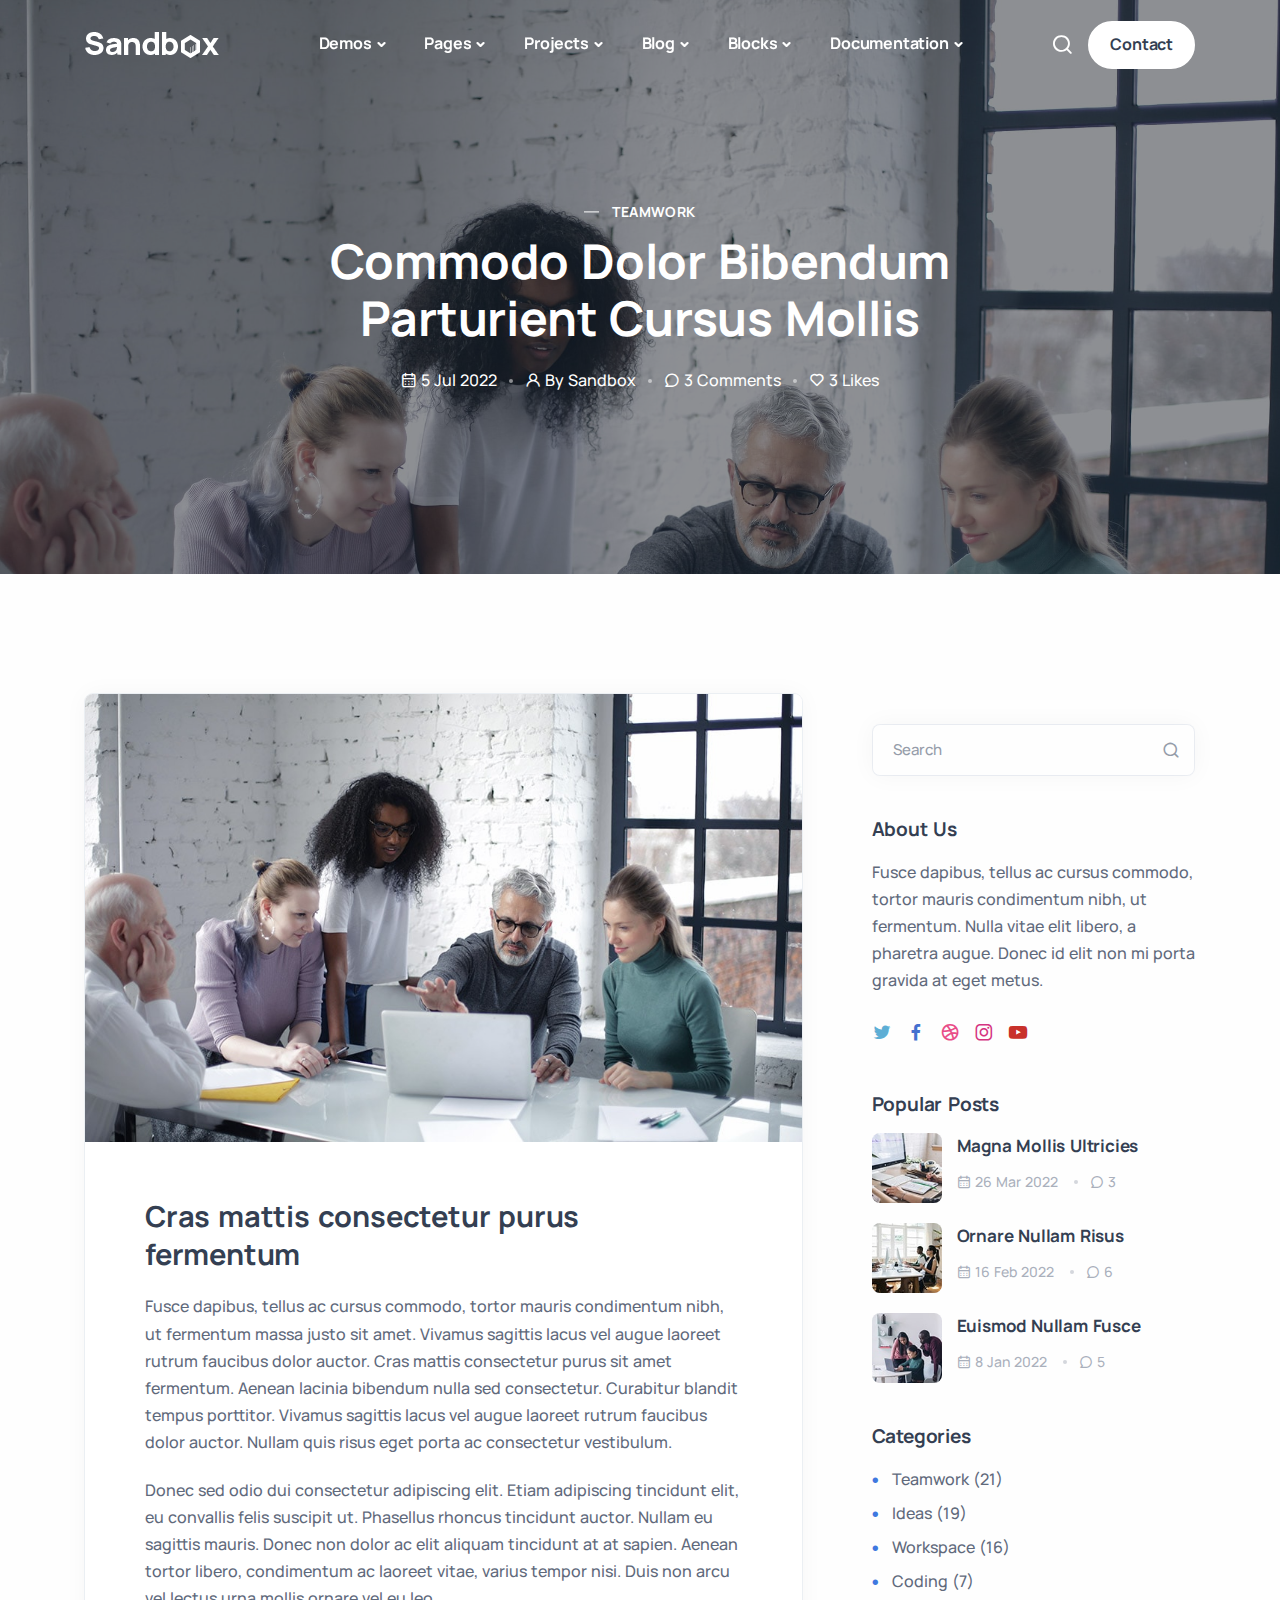
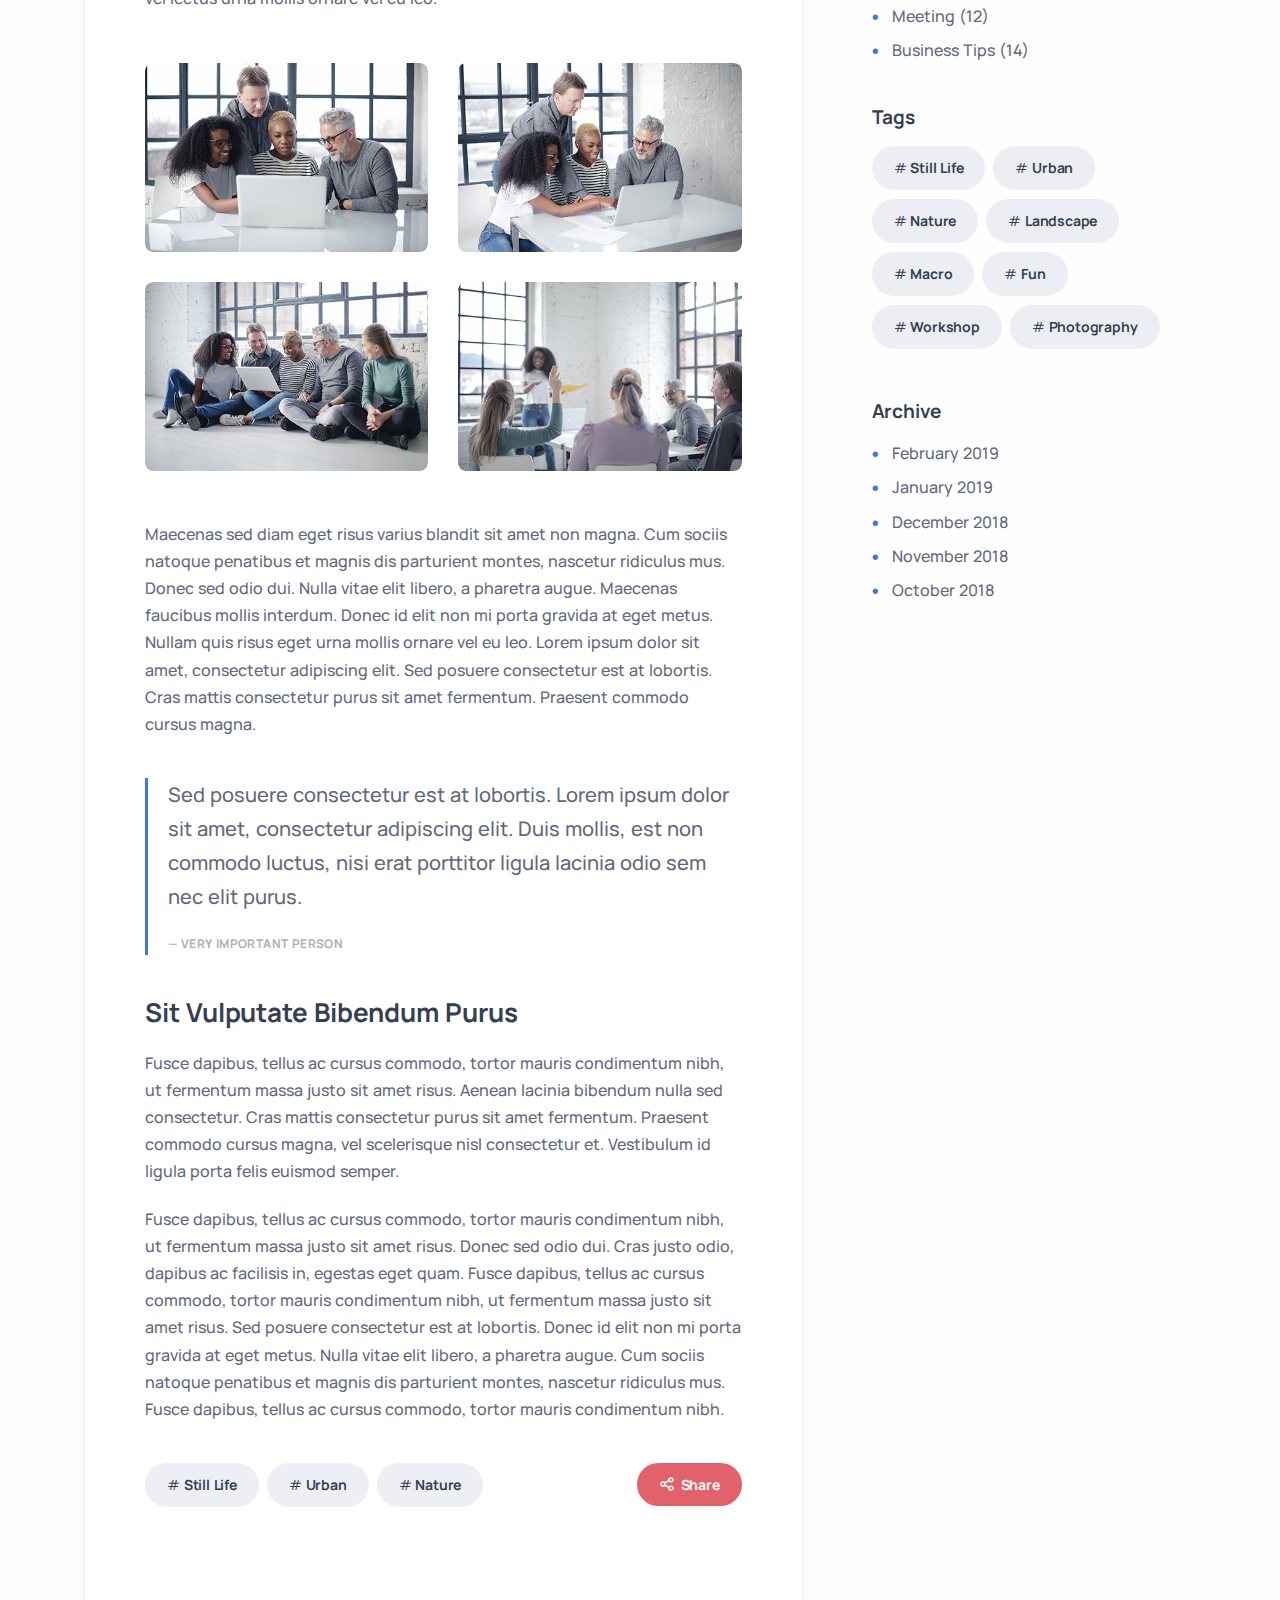
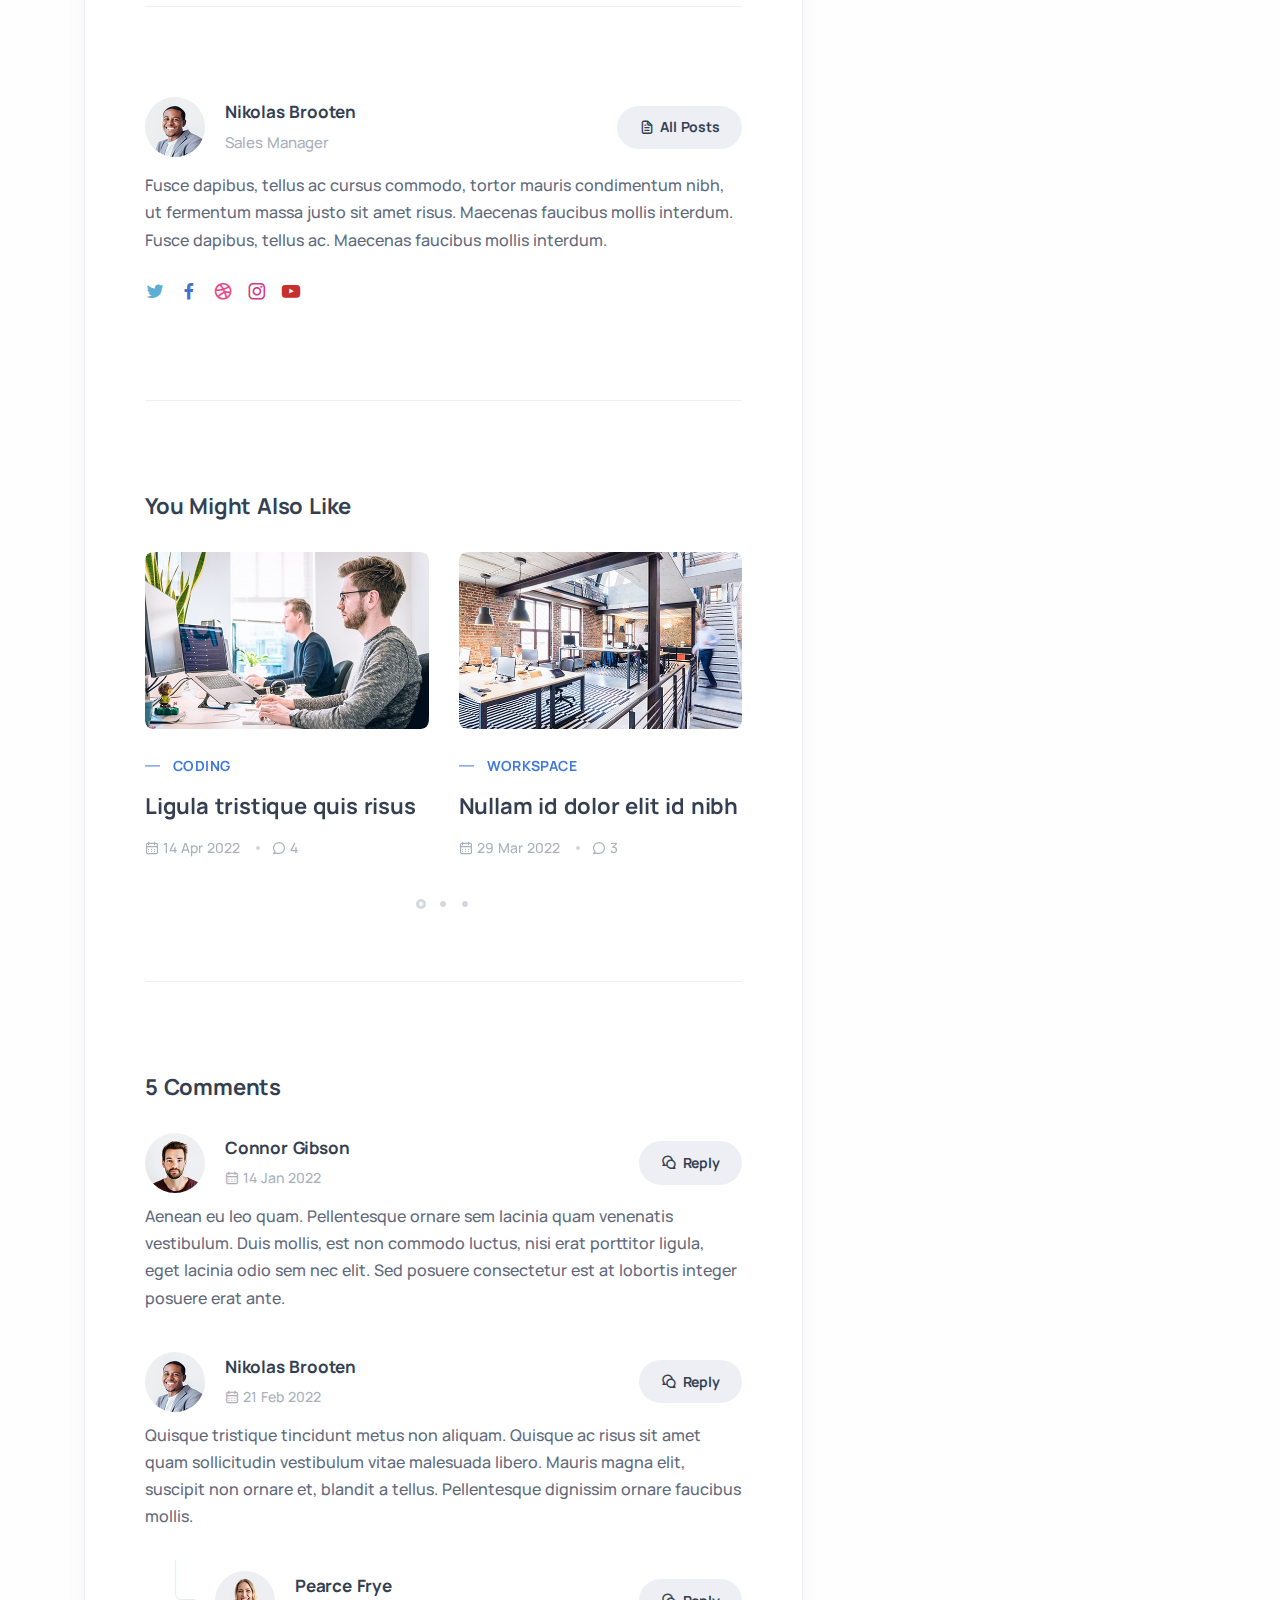
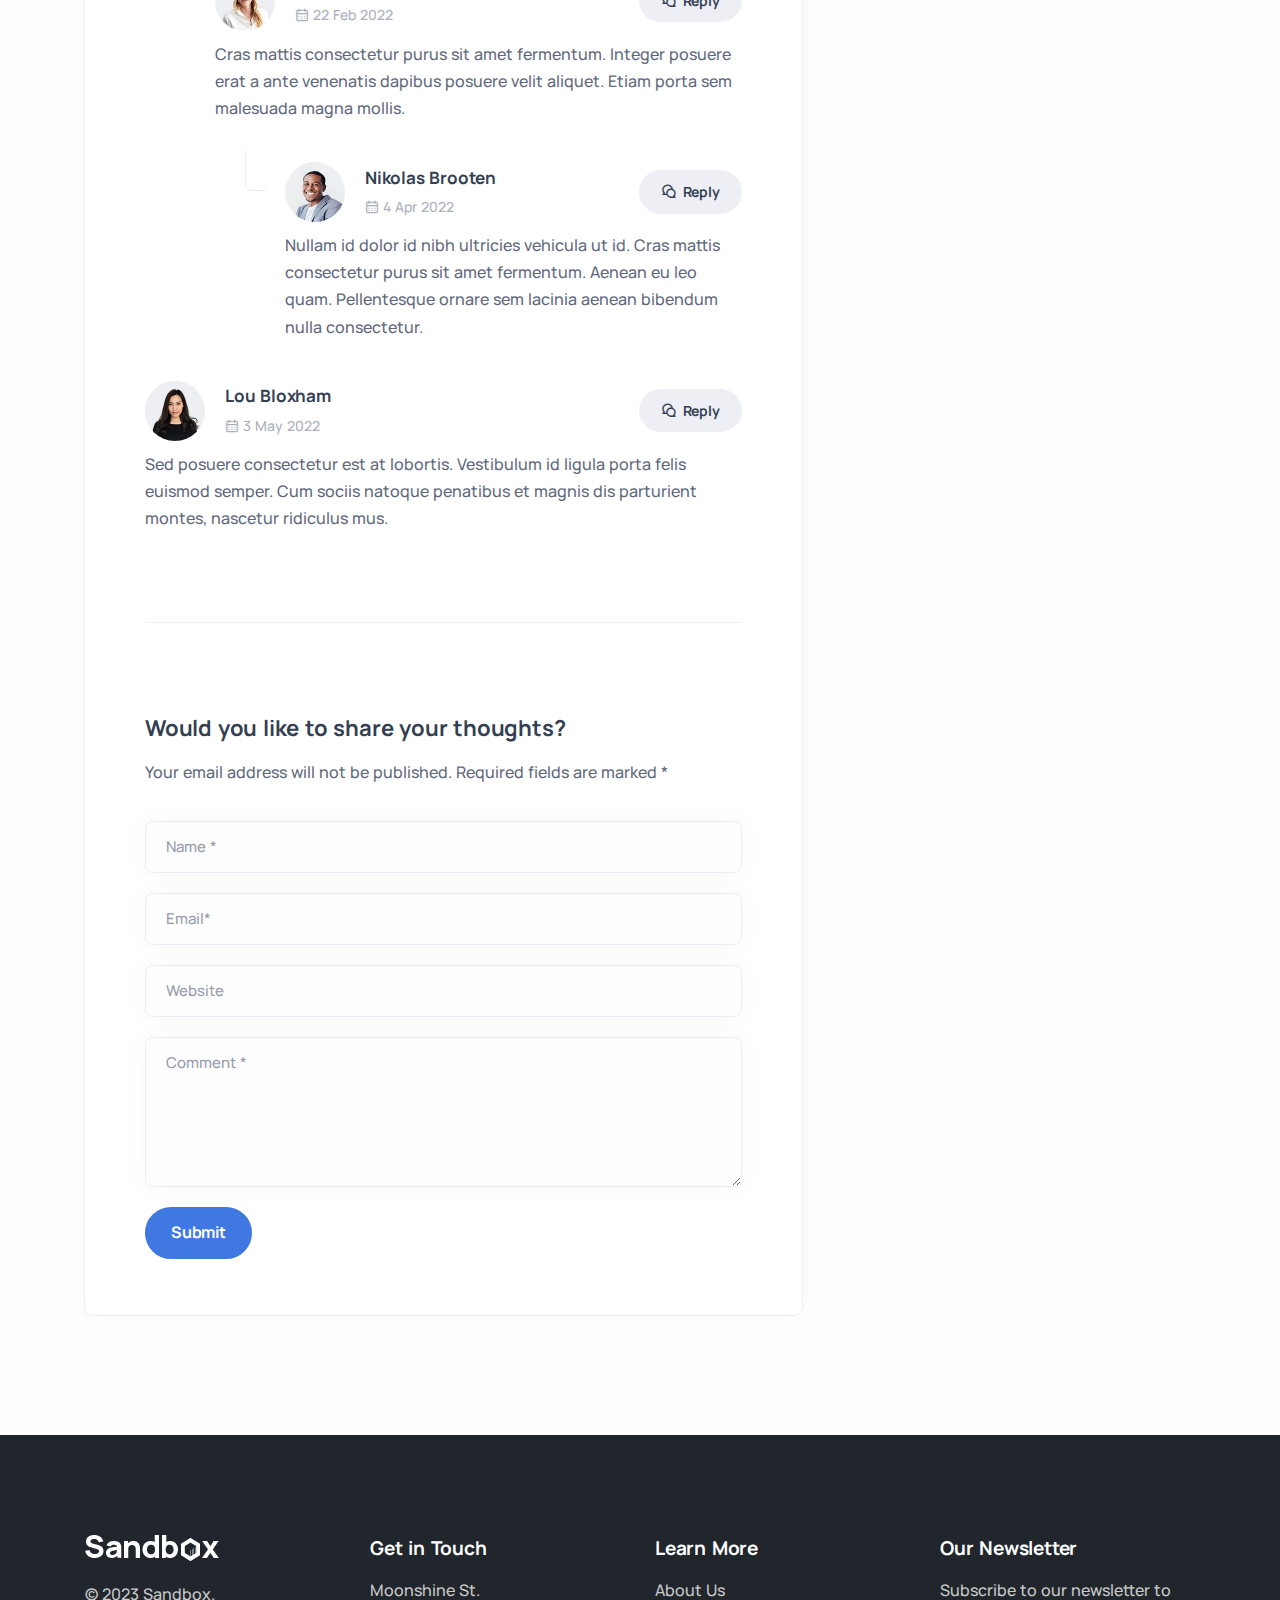
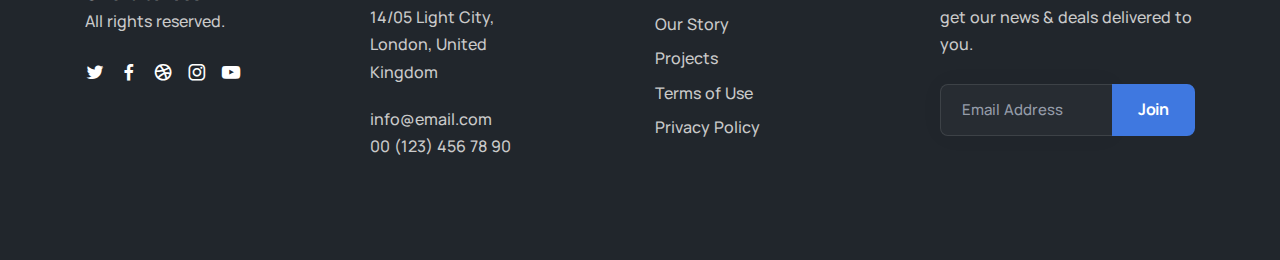
<file: blog-post2.html>
<!DOCTYPE html>
<html lang="en">

<head>
  <meta charset="utf-8">
  <meta name="viewport" content="width=device-width, initial-scale=1.0">
  <meta name="description" content="An impressive and flawless site template that includes various UI elements and countless features, attractive ready-made blocks and rich pages, basically everything you need to create a unique and professional website.">
  <meta name="keywords" content="bootstrap 5, business, corporate, creative, gulp, marketing, minimal, modern, multipurpose, one page, responsive, saas, sass, seo, startup, html5 template, site template">
  <meta name="author" content="elemis">
  <title>Sandbox - Modern & Multipurpose Bootstrap 5 Template</title>
  <link rel="shortcut icon" href="./assets/img/favicon.png">
  <link rel="stylesheet" href="./assets/css/plugins.css">
  <link rel="stylesheet" href="./assets/css/style.css">
</head>

<body>
  <div class="content-wrapper">
    <header class="wrapper bg-soft-primary">
      <nav class="navbar navbar-expand-lg center-nav transparent position-absolute navbar-dark">
        <div class="container flex-lg-row flex-nowrap align-items-center">
          <div class="navbar-brand w-100">
            <a href="./index.html">
              <img class="logo-dark" src="./assets/img/logo.png" srcset="./assets/img/logo@2x.png 2x" alt="" />
              <img class="logo-light" src="./assets/img/logo-light.png" srcset="./assets/img/logo-light@2x.png 2x" alt="" />
            </a>
          </div>
          <div class="navbar-collapse offcanvas offcanvas-nav offcanvas-start">
            <div class="offcanvas-header d-lg-none">
              <h3 class="text-white fs-30 mb-0">Sandbox</h3>
              <button type="button" class="btn-close btn-close-white" data-bs-dismiss="offcanvas" aria-label="Close"></button>
            </div>
            <div class="offcanvas-body ms-lg-auto d-flex flex-column h-100">
              <ul class="navbar-nav">
                <li class="nav-item dropdown dropdown-mega">
                  <a class="nav-link dropdown-toggle" href="#" data-bs-toggle="dropdown">Demos</a>
                  <ul class="dropdown-menu mega-menu mega-menu-dark mega-menu-img">
                    <li class="mega-menu-content mega-menu-scroll">
                      <ul class="row row-cols-1 row-cols-lg-6 gx-0 gx-lg-4 gy-lg-2 list-unstyled">
                        <li class="col">
                          <a class="dropdown-item" href="./demo1.html">
                            <figure class="rounded lift d-none d-lg-block"><img src="./assets/img/demos/mi1.jpg" srcset="./assets/img/demos/mi1@2x.jpg 2x" alt=""></figure>
                            <span class="d-lg-none">Demo 1</span>
                          </a>
                        </li>
                        <li class="col">
                          <a class="dropdown-item" href="./demo2.html">
                            <figure class="rounded lift d-none d-lg-block"><img src="./assets/img/demos/mi2.jpg" srcset="./assets/img/demos/mi2@2x.jpg 2x" alt=""></figure>
                            <span class="d-lg-none">Demo 2</span>
                          </a>
                        </li>
                        <li class="col">
                          <a class="dropdown-item" href="./demo3.html">
                            <figure class="rounded lift d-none d-lg-block"><img src="./assets/img/demos/mi3.jpg" srcset="./assets/img/demos/mi3@2x.jpg 2x" alt=""></figure>
                            <span class="d-lg-none">Demo 3</span>
                          </a>
                        </li>
                        <li class="col">
                          <a class="dropdown-item" href="./demo4.html">
                            <figure class="rounded lift d-none d-lg-block"><img src="./assets/img/demos/mi4.jpg" srcset="./assets/img/demos/mi4@2x.jpg 2x" alt=""></figure>
                            <span class="d-lg-none">Demo 4</span>
                          </a>
                        </li>
                        <li class="col">
                          <a class="dropdown-item" href="./demo5.html">
                            <figure class="rounded lift d-none d-lg-block"><img src="./assets/img/demos/mi5.jpg" srcset="./assets/img/demos/mi5@2x.jpg 2x" alt=""></figure>
                            <span class="d-lg-none">Demo 5</span>
                          </a>
                        </li>
                        <li class="col">
                          <a class="dropdown-item" href="./demo6.html">
                            <figure class="rounded lift d-none d-lg-block"><img src="./assets/img/demos/mi6.jpg" srcset="./assets/img/demos/mi6@2x.jpg 2x" alt=""></figure>
                            <span class="d-lg-none">Demo 6</span>
                          </a>
                        </li>
                        <li class="col">
                          <a class="dropdown-item" href="./demo7.html">
                            <figure class="rounded lift d-none d-lg-block"><img src="./assets/img/demos/mi7.jpg" srcset="./assets/img/demos/mi7@2x.jpg 2x" alt=""></figure>
                            <span class="d-lg-none">Demo 7</span>
                          </a>
                        </li>
                        <li class="col">
                          <a class="dropdown-item" href="./demo8.html">
                            <figure class="rounded lift d-none d-lg-block"><img src="./assets/img/demos/mi8.jpg" srcset="./assets/img/demos/mi8@2x.jpg 2x" alt=""></figure>
                            <span class="d-lg-none">Demo 8</span>
                          </a>
                        </li>
                        <li class="col">
                          <a class="dropdown-item" href="./demo9.html">
                            <figure class="rounded lift d-none d-lg-block"><img src="./assets/img/demos/mi9.jpg" srcset="./assets/img/demos/mi9@2x.jpg 2x" alt=""></figure>
                            <span class="d-lg-none">Demo 9</span>
                          </a>
                        </li>
                        <li class="col">
                          <a class="dropdown-item" href="./demo10.html">
                            <figure class="rounded lift d-none d-lg-block"><img src="./assets/img/demos/mi10.jpg" srcset="./assets/img/demos/mi10@2x.jpg 2x" alt=""></figure>
                            <span class="d-lg-none">Demo 10</span>
                          </a>
                        </li>
                        <li class="col">
                          <a class="dropdown-item" href="./demo11.html">
                            <figure class="rounded lift d-none d-lg-block"><img src="./assets/img/demos/mi11.jpg" srcset="./assets/img/demos/mi11@2x.jpg 2x" alt=""></figure>
                            <span class="d-lg-none">Demo 11</span>
                          </a>
                        </li>
                        <li class="col">
                          <a class="dropdown-item" href="./demo12.html">
                            <figure class="rounded lift d-none d-lg-block"><img src="./assets/img/demos/mi12.jpg" srcset="./assets/img/demos/mi12@2x.jpg 2x" alt=""></figure>
                            <span class="d-lg-none">Demo 12</span>
                          </a>
                        </li>
                        <li class="col">
                          <a class="dropdown-item" href="./demo13.html">
                            <figure class="rounded lift d-none d-lg-block"><img src="./assets/img/demos/mi13.jpg" srcset="./assets/img/demos/mi13@2x.jpg 2x" alt=""></figure>
                            <span class="d-lg-none">Demo 13</span>
                          </a>
                        </li>
                        <li class="col">
                          <a class="dropdown-item" href="./demo14.html">
                            <figure class="rounded lift d-none d-lg-block"><img src="./assets/img/demos/mi14.jpg" srcset="./assets/img/demos/mi14@2x.jpg 2x" alt=""></figure>
                            <span class="d-lg-none">Demo 14</span>
                          </a>
                        </li>
                        <li class="col">
                          <a class="dropdown-item" href="./demo15.html">
                            <figure class="rounded lift d-none d-lg-block"><img src="./assets/img/demos/mi15.jpg" srcset="./assets/img/demos/mi15@2x.jpg 2x" alt=""></figure>
                            <span class="d-lg-none">Demo 15</span>
                          </a>
                        </li>
                        <li class="col">
                          <a class="dropdown-item" href="./demo16.html">
                            <figure class="rounded lift d-none d-lg-block"><img src="./assets/img/demos/mi16.jpg" srcset="./assets/img/demos/mi16@2x.jpg 2x" alt=""></figure>
                            <span class="d-lg-none">Demo 16</span>
                          </a>
                        </li>
                        <li class="col">
                          <a class="dropdown-item" href="./demo17.html">
                            <figure class="rounded lift d-none d-lg-block"><img src="./assets/img/demos/mi17.jpg" srcset="./assets/img/demos/mi17@2x.jpg 2x" alt=""></figure>
                            <span class="d-lg-none">Demo 17</span>
                          </a>
                        </li>
                        <li class="col">
                          <a class="dropdown-item" href="./demo18.html">
                            <figure class="rounded lift d-none d-lg-block"><img src="./assets/img/demos/mi18.jpg" srcset="./assets/img/demos/mi18@2x.jpg 2x" alt=""></figure>
                            <span class="d-lg-none">Demo 18</span>
                          </a>
                        </li>
                        <li class="col">
                          <a class="dropdown-item" href="./demo19.html">
                            <figure class="rounded lift d-none d-lg-block"><img src="./assets/img/demos/mi19.jpg" srcset="./assets/img/demos/mi19@2x.jpg 2x" alt=""></figure>
                            <span class="d-lg-none">Demo 19</span>
                          </a>
                        </li>
                        <li class="col">
                          <a class="dropdown-item" href="./demo20.html">
                            <figure class="rounded lift d-none d-lg-block"><img src="./assets/img/demos/mi20.jpg" srcset="./assets/img/demos/mi20@2x.jpg 2x" alt=""></figure>
                            <span class="d-lg-none">Demo 20</span>
                          </a>
                        </li>
                        <li class="col">
                          <a class="dropdown-item" href="./demo21.html">
                            <figure class="rounded lift d-none d-lg-block"><img src="./assets/img/demos/mi21.jpg" srcset="./assets/img/demos/mi21@2x.jpg 2x" alt=""></figure>
                            <span class="d-lg-none">Demo 21</span>
                          </a>
                        </li>
                        <li class="col">
                          <a class="dropdown-item" href="./demo22.html">
                            <figure class="rounded lift d-none d-lg-block"><img src="./assets/img/demos/mi22.jpg" srcset="./assets/img/demos/mi22@2x.jpg 2x" alt=""></figure>
                            <span class="d-lg-none">Demo 22</span>
                          </a>
                        </li>
                        <li class="col">
                          <a class="dropdown-item" href="./demo23.html">
                            <figure class="rounded lift d-none d-lg-block"><img src="./assets/img/demos/mi23.jpg" srcset="./assets/img/demos/mi23@2x.jpg 2x" alt=""></figure>
                            <span class="d-lg-none">Demo 23</span>
                          </a>
                        </li>
                        <li class="col">
                          <a class="dropdown-item" href="./demo24.html">
                            <figure class="rounded lift d-none d-lg-block"><img src="./assets/img/demos/mi24.jpg" srcset="./assets/img/demos/mi24@2x.jpg 2x" alt=""></figure>
                            <span class="d-lg-none">Demo 24</span>
                          </a>
                        </li>
                        <li class="col">
                          <a class="dropdown-item" href="./demo25.html">
                            <figure class="rounded lift d-none d-lg-block"><img src="./assets/img/demos/mi25.jpg" srcset="./assets/img/demos/mi25@2x.jpg 2x" alt=""></figure>
                            <span class="d-lg-none">Demo 25</span>
                          </a>
                        </li>
                        <li class="col">
                          <a class="dropdown-item" href="./demo26.html">
                            <figure class="rounded lift d-none d-lg-block"><img src="./assets/img/demos/mi26.jpg" srcset="./assets/img/demos/mi26@2x.jpg 2x" alt=""></figure>
                            <span class="d-lg-none">Demo 26</span>
                          </a>
                        </li>
                        <li class="col">
                          <a class="dropdown-item" href="./demo27.html">
                            <figure class="rounded lift d-none d-lg-block"><img src="./assets/img/demos/mi27.jpg" srcset="./assets/img/demos/mi27@2x.jpg 2x" alt=""></figure>
                            <span class="d-lg-none">Demo 27</span>
                          </a>
                        </li>
                        <li class="col">
                          <a class="dropdown-item" href="./demo28.html">
                            <figure class="rounded lift d-none d-lg-block"><img src="./assets/img/demos/mi28.jpg" srcset="./assets/img/demos/mi28@2x.jpg 2x" alt=""></figure>
                            <span class="d-lg-none">Demo 28</span>
                          </a>
                        </li>
                        <li class="col">
                          <a class="dropdown-item" href="./demo29.html">
                            <figure class="rounded lift d-none d-lg-block"><img src="./assets/img/demos/mi29.jpg" srcset="./assets/img/demos/mi29@2x.jpg 2x" alt=""></figure>
                            <span class="d-lg-none">Demo 29</span>
                          </a>
                        </li>
                        <li class="col">
                          <a class="dropdown-item" href="./demo30.html">
                            <figure class="rounded lift d-none d-lg-block"><img src="./assets/img/demos/mi30.jpg" srcset="./assets/img/demos/mi30@2x.jpg 2x" alt=""></figure>
                            <span class="d-lg-none">Demo 30</span>
                          </a>
                        </li>
                        <li class="col">
                          <a class="dropdown-item" href="./demo31.html">
                            <figure class="rounded lift d-none d-lg-block"><img src="./assets/img/demos/mi31.jpg" srcset="./assets/img/demos/mi31@2x.jpg 2x" alt=""></figure>
                            <span class="d-lg-none">Demo 31</span>
                          </a>
                        </li>
                        <li class="col">
                          <a class="dropdown-item" href="./demo32.html">
                            <figure class="rounded lift d-none d-lg-block"><img src="./assets/img/demos/mi32.jpg" srcset="./assets/img/demos/mi32@2x.jpg 2x" alt=""></figure>
                            <span class="d-lg-none">Demo 32</span>
                          </a>
                        </li>
                        <li class="col">
                          <a class="dropdown-item" href="./demo33.html">
                            <figure class="rounded lift d-none d-lg-block"><img src="./assets/img/demos/mi33.jpg" srcset="./assets/img/demos/mi33@2x.jpg 2x" alt=""></figure>
                            <span class="d-lg-none">Demo 33</span>
                          </a>
                        </li>
                        <li class="col">
                          <a class="dropdown-item" href="./demo34.html">
                            <figure class="rounded lift d-none d-lg-block"><img src="./assets/img/demos/mi34.jpg" srcset="./assets/img/demos/mi34@2x.jpg 2x" alt=""></figure>
                            <span class="d-lg-none">Demo 34</span>
                          </a>
                        </li>
                      </ul>
                      <!--/.row -->
                      <span class="d-none d-lg-flex"><i class="uil uil-direction"></i><strong>Scroll to view more</strong></span>
                    </li>
                    <!--/.mega-menu-content-->
                  </ul>
                  <!--/.dropdown-menu -->
                </li>
                <li class="nav-item dropdown">
                  <a class="nav-link dropdown-toggle" href="#" data-bs-toggle="dropdown">Pages</a>
                  <ul class="dropdown-menu">
                    <li class="dropdown dropdown-submenu dropend"><a class="dropdown-item dropdown-toggle" href="#" data-bs-toggle="dropdown">Services</a>
                      <ul class="dropdown-menu">
                        <li class="nav-item"><a class="dropdown-item" href="./services.html">Services I</a></li>
                        <li class="nav-item"><a class="dropdown-item" href="./services2.html">Services II</a></li>
                      </ul>
                    </li>
                    <li class="dropdown dropdown-submenu dropend"><a class="dropdown-item dropdown-toggle" href="#" data-bs-toggle="dropdown">About</a>
                      <ul class="dropdown-menu">
                        <li class="nav-item"><a class="dropdown-item" href="./about.html">About I</a></li>
                        <li class="nav-item"><a class="dropdown-item" href="./about2.html">About II</a></li>
                      </ul>
                    </li>
                    <li class="dropdown dropdown-submenu dropend"><a class="dropdown-item dropdown-toggle" href="#" data-bs-toggle="dropdown">Shop</a>
                      <ul class="dropdown-menu">
                        <li class="nav-item"><a class="dropdown-item" href="./shop.html">Shop I</a></li>
                        <li class="nav-item"><a class="dropdown-item" href="./shop2.html">Shop II</a></li>
                        <li class="nav-item"><a class="dropdown-item" href="./shop-product.html">Product Page</a></li>
                        <li class="nav-item"><a class="dropdown-item" href="./shop-cart.html">Shopping Cart</a></li>
                        <li class="nav-item"><a class="dropdown-item" href="./shop-checkout.html">Checkout</a></li>
                      </ul>
                    </li>
                    <li class="dropdown dropdown-submenu dropend"><a class="dropdown-item dropdown-toggle" href="#" data-bs-toggle="dropdown">Contact</a>
                      <ul class="dropdown-menu">
                        <li class="nav-item"><a class="dropdown-item" href="./contact.html">Contact I</a></li>
                        <li class="nav-item"><a class="dropdown-item" href="./contact2.html">Contact II</a></li>
                        <li class="nav-item"><a class="dropdown-item" href="./contact3.html">Contact III</a></li>
                      </ul>
                    </li>
                    <li class="dropdown dropdown-submenu dropend"><a class="dropdown-item dropdown-toggle" href="#" data-bs-toggle="dropdown">Career</a>
                      <ul class="dropdown-menu">
                        <li class="nav-item"><a class="dropdown-item" href="./career.html">Job Listing I</a></li>
                        <li class="nav-item"><a class="dropdown-item" href="./career2.html">Job Listing II</a></li>
                        <li class="nav-item"><a class="dropdown-item" href="./career-job.html">Job Description</a></li>
                      </ul>
                    </li>
                    <li class="dropdown dropdown-submenu dropend"><a class="dropdown-item dropdown-toggle" href="#" data-bs-toggle="dropdown">Utility</a>
                      <ul class="dropdown-menu">
                        <li class="nav-item"><a class="dropdown-item" href="./404.html">404 Not Found</a></li>
                        <li class="nav-item"><a class="dropdown-item" href="./page-loader.html">Page Loader</a></li>
                        <li class="nav-item"><a class="dropdown-item" href="./signin.html">Sign In I</a></li>
                        <li class="nav-item"><a class="dropdown-item" href="./signin2.html">Sign In II</a></li>
                        <li class="nav-item"><a class="dropdown-item" href="./signup.html">Sign Up I</a></li>
                        <li class="nav-item"><a class="dropdown-item" href="./signup2.html">Sign Up II</a></li>
                        <li class="nav-item"><a class="dropdown-item" href="./terms.html">Terms</a></li>
                      </ul>
                    </li>
                    <li class="nav-item"><a class="dropdown-item" href="./pricing.html">Pricing</a></li>
                    <li class="nav-item"><a class="dropdown-item" href="./onepage.html">One Page</a></li>
                  </ul>
                </li>
                <li class="nav-item dropdown">
                  <a class="nav-link dropdown-toggle" href="#" data-bs-toggle="dropdown">Projects</a>
                  <div class="dropdown-menu dropdown-lg">
                    <div class="dropdown-lg-content">
                      <div>
                        <h6 class="dropdown-header">Project Pages</h6>
                        <ul class="list-unstyled">
                          <li><a class="dropdown-item" href="./projects.html">Projects I</a></li>
                          <li><a class="dropdown-item" href="./projects2.html">Projects II</a></li>
                          <li><a class="dropdown-item" href="./projects3.html">Projects III</a></li>
                          <li><a class="dropdown-item" href="./projects4.html">Projects IV</a></li>
                        </ul>
                      </div>
                      <!-- /.column -->
                      <div>
                        <h6 class="dropdown-header">Single Projects</h6>
                        <ul class="list-unstyled">
                          <li><a class="dropdown-item" href="./single-project.html">Single Project I</a></li>
                          <li><a class="dropdown-item" href="./single-project2.html">Single Project II</a></li>
                          <li><a class="dropdown-item" href="./single-project3.html">Single Project III</a></li>
                          <li><a class="dropdown-item" href="./single-project4.html">Single Project IV</a></li>
                        </ul>
                      </div>
                      <!-- /.column -->
                    </div>
                    <!-- /auto-column -->
                  </div>
                </li>
                <li class="nav-item dropdown">
                  <a class="nav-link dropdown-toggle" href="#" data-bs-toggle="dropdown">Blog</a>
                  <ul class="dropdown-menu">
                    <li class="nav-item"><a class="dropdown-item" href="./blog.html">Blog without Sidebar</a></li>
                    <li class="nav-item"><a class="dropdown-item" href="./blog2.html">Blog with Sidebar</a></li>
                    <li class="nav-item"><a class="dropdown-item" href="./blog3.html">Blog with Left Sidebar</a></li>
                    <li class="dropdown dropdown-submenu dropend"><a class="dropdown-item dropdown-toggle" href="#" data-bs-toggle="dropdown">Blog Posts</a>
                      <ul class="dropdown-menu">
                        <li class="nav-item"><a class="dropdown-item" href="./blog-post.html">Post without Sidebar</a></li>
                        <li class="nav-item"><a class="dropdown-item" href="./blog-post2.html">Post with Sidebar</a></li>
                        <li class="nav-item"><a class="dropdown-item" href="./blog-post3.html">Post with Left Sidebar</a></li>
                      </ul>
                    </li>
                  </ul>
                </li>
                <li class="nav-item dropdown dropdown-mega">
                  <a class="nav-link dropdown-toggle" href="#" data-bs-toggle="dropdown">Blocks</a>
                  <ul class="dropdown-menu mega-menu mega-menu-dark mega-menu-img">
                    <li class="mega-menu-content">
                      <ul class="row row-cols-1 row-cols-lg-6 gx-0 gx-lg-6 gy-lg-4 list-unstyled">
                        <li class="col"><a class="dropdown-item" href="./docs/blocks/about.html">
                            <div class="rounded img-svg d-none d-lg-block p-4 mb-lg-2"><img class="rounded-0" src="./assets/img/demos/block1.svg" alt=""></div>
                            <span>About</span>
                          </a>
                        </li>
                        <li class="col"><a class="dropdown-item" href="./docs/blocks/blog.html">
                            <div class="rounded img-svg d-none d-lg-block p-4 mb-lg-2"><img class="rounded-0" src="./assets/img/demos/block2.svg" alt=""></div>
                            <span>Blog</span>
                          </a>
                        </li>
                        <li class="col"><a class="dropdown-item" href="./docs/blocks/call-to-action.html">
                            <div class="rounded img-svg d-none d-lg-block p-4 mb-lg-2"><img class="rounded-0" src="./assets/img/demos/block3.svg" alt=""></div>
                            <span>Call to Action</span>
                          </a>
                        </li>
                        <li class="col"><a class="dropdown-item" href="./docs/blocks/clients.html">
                            <div class="rounded img-svg d-none d-lg-block p-4 mb-lg-2"><img class="rounded-0" src="./assets/img/demos/block4.svg" alt=""></div>
                            <span>Clients</span>
                          </a>
                        </li>
                        <li class="col"><a class="dropdown-item" href="./docs/blocks/contact.html">
                            <div class="rounded img-svg d-none d-lg-block p-4 mb-lg-2"><img class="rounded-0" src="./assets/img/demos/block5.svg" alt=""></div>
                            <span>Contact</span>
                          </a>
                        </li>
                        <li class="col"><a class="dropdown-item" href="./docs/blocks/facts.html">
                            <div class="rounded img-svg d-none d-lg-block p-4 mb-lg-2"><img class="rounded-0" src="./assets/img/demos/block6.svg" alt=""></div>
                            <span>Facts</span>
                          </a>
                        </li>
                        <li class="col"><a class="dropdown-item" href="./docs/blocks/faq.html">
                            <div class="rounded img-svg d-none d-lg-block p-4 mb-lg-2"><img class="rounded-0" src="./assets/img/demos/block7.svg" alt=""></div>
                            <span>FAQ</span>
                          </a>
                        </li>
                        <li class="col"><a class="dropdown-item" href="./docs/blocks/features.html">
                            <div class="rounded img-svg d-none d-lg-block p-4 mb-lg-2"><img class="rounded-0" src="./assets/img/demos/block8.svg" alt=""></div>
                            <span>Features</span>
                          </a>
                        </li>
                        <li class="col"><a class="dropdown-item" href="./docs/blocks/footer.html">
                            <div class="rounded img-svg d-none d-lg-block p-4 mb-lg-2"><img class="rounded-0" src="./assets/img/demos/block9.svg" alt=""></div>
                            <span>Footer</span>
                          </a>
                        </li>
                        <li class="col"><a class="dropdown-item" href="./docs/blocks/hero.html">
                            <div class="rounded img-svg d-none d-lg-block p-4 mb-lg-2"><img class="rounded-0" src="./assets/img/demos/block10.svg" alt=""></div>
                            <span>Hero</span>
                          </a>
                        </li>
                        <li class="col"><a class="dropdown-item" href="./docs/blocks/misc.html">
                            <div class="rounded img-svg d-none d-lg-block p-4 mb-lg-2"><img class="rounded-0" src="./assets/img/demos/block17.svg" alt=""></div>
                            <span>Misc</span>
                          </a>
                        </li>
                        <li class="col"><a class="dropdown-item" href="./docs/blocks/navbar.html">
                            <div class="rounded img-svg d-none d-lg-block p-4 mb-lg-2"><img class="rounded-0" src="./assets/img/demos/block11.svg" alt=""></div>
                            <span>Navbar</span>
                          </a>
                        </li>
                        <li class="col"><a class="dropdown-item" href="./docs/blocks/portfolio.html">
                            <div class="rounded img-svg d-none d-lg-block p-4 mb-lg-2"><img class="rounded-0" src="./assets/img/demos/block12.svg" alt=""></div>
                            <span>Portfolio</span>
                          </a>
                        </li>
                        <li class="col"><a class="dropdown-item" href="./docs/blocks/pricing.html">
                            <div class="rounded img-svg d-none d-lg-block p-4 mb-lg-2"><img class="rounded-0" src="./assets/img/demos/block13.svg" alt=""></div>
                            <span>Pricing</span>
                          </a>
                        </li>
                        <li class="col"><a class="dropdown-item" href="./docs/blocks/process.html">
                            <div class="rounded img-svg d-none d-lg-block p-4 mb-lg-2"><img class="rounded-0" src="./assets/img/demos/block14.svg" alt=""></div>
                            <span>Process</span>
                          </a>
                        </li>
                        <li class="col"><a class="dropdown-item" href="./docs/blocks/team.html">
                            <div class="rounded img-svg d-none d-lg-block p-4 mb-lg-2"><img class="rounded-0" src="./assets/img/demos/block15.svg" alt=""></div>
                            <span>Team</span>
                          </a>
                        </li>
                        <li class="col"><a class="dropdown-item" href="./docs/blocks/testimonials.html">
                            <div class="rounded img-svg d-none d-lg-block p-4 mb-lg-2"><img class="rounded-0" src="./assets/img/demos/block16.svg" alt=""></div>
                            <span>Testimonials</span>
                          </a>
                        </li>
                      </ul>
                      <!--/.row -->
                    </li>
                    <!--/.mega-menu-content-->
                  </ul>
                  <!--/.dropdown-menu -->
                </li>
                <li class="nav-item dropdown dropdown-mega">
                  <a class="nav-link dropdown-toggle" href="#" data-bs-toggle="dropdown">Documentation</a>
                  <ul class="dropdown-menu mega-menu">
                    <li class="mega-menu-content">
                      <div class="row gx-0 gx-lg-3">
                        <div class="col-lg-4">
                          <h6 class="dropdown-header">Usage</h6>
                          <ul class="list-unstyled cc-2 pb-lg-1">
                            <li><a class="dropdown-item" href="./docs/index.html">Get Started</a></li>
                            <li><a class="dropdown-item" href="./docs/forms.html">Forms</a></li>
                            <li><a class="dropdown-item" href="./docs/faq.html">FAQ</a></li>
                            <li><a class="dropdown-item" href="./docs/changelog.html">Changelog</a></li>
                            <li><a class="dropdown-item" href="./docs/credits.html">Credits</a></li>
                          </ul>
                          <h6 class="dropdown-header mt-lg-6">Styleguide</h6>
                          <ul class="list-unstyled cc-2">
                            <li><a class="dropdown-item" href="./docs/styleguide/colors.html">Colors</a></li>
                            <li><a class="dropdown-item" href="./docs/styleguide/fonts.html">Fonts</a></li>
                            <li><a class="dropdown-item" href="./docs/styleguide/icons-svg.html">SVG Icons</a></li>
                            <li><a class="dropdown-item" href="./docs/styleguide/icons-font.html">Font Icons</a></li>
                            <li><a class="dropdown-item" href="./docs/styleguide/illustrations.html">Illustrations</a></li>
                            <li><a class="dropdown-item" href="./docs/styleguide/backgrounds.html">Backgrounds</a></li>
                            <li><a class="dropdown-item" href="./docs/styleguide/misc.html">Misc</a></li>
                          </ul>
                        </div>
                        <!--/column -->
                        <div class="col-lg-8">
                          <h6 class="dropdown-header">Elements</h6>
                          <ul class="list-unstyled cc-3">
                            <li><a class="dropdown-item" href="./docs/elements/accordion.html">Accordion</a></li>
                            <li><a class="dropdown-item" href="./docs/elements/alerts.html">Alerts</a></li>
                            <li><a class="dropdown-item" href="./docs/elements/animations.html">Animations</a></li>
                            <li><a class="dropdown-item" href="./docs/elements/avatars.html">Avatars</a></li>
                            <li><a class="dropdown-item" href="./docs/elements/background.html">Background</a></li>
                            <li><a class="dropdown-item" href="./docs/elements/badges.html">Badges</a></li>
                            <li><a class="dropdown-item" href="./docs/elements/buttons.html">Buttons</a></li>
                            <li><a class="dropdown-item" href="./docs/elements/card.html">Card</a></li>
                            <li><a class="dropdown-item" href="./docs/elements/carousel.html">Carousel</a></li>
                            <li><a class="dropdown-item" href="./docs/elements/dividers.html">Dividers</a></li>
                            <li><a class="dropdown-item" href="./docs/elements/form-elements.html">Form Elements</a></li>
                            <li><a class="dropdown-item" href="./docs/elements/image-hover.html">Image Hover</a></li>
                            <li><a class="dropdown-item" href="./docs/elements/image-mask.html">Image Mask</a></li>
                            <li><a class="dropdown-item" href="./docs/elements/lightbox.html">Lightbox</a></li>
                            <li><a class="dropdown-item" href="./docs/elements/player.html">Media Player</a></li>
                            <li><a class="dropdown-item" href="./docs/elements/modal.html">Modal</a></li>
                            <li><a class="dropdown-item" href="./docs/elements/pagination.html">Pagination</a></li>
                            <li><a class="dropdown-item" href="./docs/elements/progressbar.html">Progressbar</a></li>
                            <li><a class="dropdown-item" href="./docs/elements/shadows.html">Shadows</a></li>
                            <li><a class="dropdown-item" href="./docs/elements/shapes.html">Shapes</a></li>
                            <li><a class="dropdown-item" href="./docs/elements/tables.html">Tables</a></li>
                            <li><a class="dropdown-item" href="./docs/elements/tabs.html">Tabs</a></li>
                            <li><a class="dropdown-item" href="./docs/elements/text-animations.html">Text Animations</a></li>
                            <li><a class="dropdown-item" href="./docs/elements/text-highlight.html">Text Highlight</a></li>
                            <li><a class="dropdown-item" href="./docs/elements/tiles.html">Tiles</a></li>
                            <li><a class="dropdown-item" href="./docs/elements/tooltips-popovers.html">Tooltips & Popovers</a></li>
                            <li><a class="dropdown-item" href="./docs/elements/typography.html">Typography</a></li>
                          </ul>
                        </div>
                        <!--/column -->
                      </div>
                      <!--/.row -->
                    </li>
                    <!--/.mega-menu-content-->
                  </ul>
                  <!--/.dropdown-menu -->
                </li>
              </ul>
              <!-- /.navbar-nav -->
              <div class="offcanvas-footer d-lg-none">
                <div>
                  <a href="mailto:first.last@email.com" class="link-inverse">info@email.com</a>
                  <br /> 00 (123) 456 78 90 <br />
                  <nav class="nav social social-white mt-4">
                    <a href="#"><i class="uil uil-twitter"></i></a>
                    <a href="#"><i class="uil uil-facebook-f"></i></a>
                    <a href="#"><i class="uil uil-dribbble"></i></a>
                    <a href="#"><i class="uil uil-instagram"></i></a>
                    <a href="#"><i class="uil uil-youtube"></i></a>
                  </nav>
                  <!-- /.social -->
                </div>
              </div>
              <!-- /.offcanvas-footer -->
            </div>
            <!-- /.offcanvas-body -->
          </div>
          <!-- /.navbar-collapse -->
          <div class="navbar-other w-100 d-flex ms-auto">
            <ul class="navbar-nav flex-row align-items-center ms-auto">
              <li class="nav-item"><a class="nav-link" data-bs-toggle="offcanvas" data-bs-target="#offcanvas-search"><i class="uil uil-search"></i></a></li>
              <li class="nav-item d-none d-md-block">
                <a href="./contact.html" class="btn btn-sm btn-white rounded-pill">Contact</a>
              </li>
              <li class="nav-item d-lg-none">
                <button class="hamburger offcanvas-nav-btn"><span></span></button>
              </li>
            </ul>
            <!-- /.navbar-nav -->
          </div>
          <!-- /.navbar-other -->
        </div>
        <!-- /.container -->
      </nav>
      <!-- /.navbar -->
      <div class="offcanvas offcanvas-top bg-light" id="offcanvas-search" data-bs-scroll="true">
        <div class="container d-flex flex-row py-6">
          <form class="search-form w-100">
            <input id="search-form" type="text" class="form-control" placeholder="Type keyword and hit enter">
          </form>
          <!-- /.search-form -->
          <button type="button" class="btn-close" data-bs-dismiss="offcanvas" aria-label="Close"></button>
        </div>
        <!-- /.container -->
      </div>
      <!-- /.offcanvas -->
    </header>
    <!-- /header -->
    <section class="wrapper image-wrapper bg-image bg-overlay text-white" data-image-src="./assets/img/photos/bg5.jpg">
      <div class="container pt-18 pb-15 pt-md-20 pb-md-19 text-center">
        <div class="row">
          <div class="col-md-10 col-xl-8 mx-auto">
            <div class="post-header">
              <div class="post-category text-line text-white">
                <a href="#" class="text-reset" rel="category">Teamwork</a>
              </div>
              <!-- /.post-category -->
              <h1 class="display-1 mb-4 text-white">Commodo Dolor Bibendum Parturient Cursus Mollis</h1>
              <ul class="post-meta text-white">
                <li class="post-date"><i class="uil uil-calendar-alt"></i><span>5 Jul 2022</span></li>
                <li class="post-author"><i class="uil uil-user"></i><a href="#" class="text-reset"><span>By Sandbox</span></a></li>
                <li class="post-comments"><i class="uil uil-comment"></i><a href="#" class="text-reset">3<span> Comments</span></a></li>
                <li class="post-likes"><i class="uil uil-heart-alt"></i><a href="#" class="text-reset">3<span> Likes</span></a></li>
              </ul>
              <!-- /.post-meta -->
            </div>
            <!-- /.post-header -->
          </div>
          <!-- /column -->
        </div>
        <!-- /.row -->
      </div>
      <!-- /.container -->
    </section>
    <!-- /section -->
    <section class="wrapper bg-light">
      <div class="container py-14 py-md-16">
        <div class="row gx-lg-8 gx-xl-12">
          <div class="col-lg-8">
            <div class="blog single">
              <div class="card">
                <figure class="card-img-top"><img src="./assets/img/photos/b1.jpg" alt="" /></figure>
                <div class="card-body">
                  <div class="classic-view">
                    <article class="post">
                      <div class="post-content mb-5">
                        <h2 class="h1 mb-4">Cras mattis consectetur purus fermentum</h2>
                        <p>Fusce dapibus, tellus ac cursus commodo, tortor mauris condimentum nibh, ut fermentum massa justo sit amet. Vivamus sagittis lacus vel augue laoreet rutrum faucibus dolor auctor. Cras mattis consectetur purus sit amet fermentum. Aenean lacinia bibendum nulla sed consectetur. Curabitur blandit tempus porttitor. Vivamus sagittis lacus vel augue laoreet rutrum faucibus dolor auctor. Nullam quis risus eget porta ac consectetur vestibulum.</p>
                        <p>Donec sed odio dui consectetur adipiscing elit. Etiam adipiscing tincidunt elit, eu convallis felis suscipit ut. Phasellus rhoncus tincidunt auctor. Nullam eu sagittis mauris. Donec non dolor ac elit aliquam tincidunt at at sapien. Aenean tortor libero, condimentum ac laoreet vitae, varius tempor nisi. Duis non arcu vel lectus urna mollis ornare vel eu leo.</p>
                        <div class="row g-6 mt-3 mb-10">
                          <div class="col-md-6">
                            <figure class="hover-scale rounded cursor-dark"><a href="./assets/img/photos/b8-full.jpg" data-glightbox="title: Heading; description: Purus Vulputate Sem Tellus Quam" data-gallery="post"> <img src="./assets/img/photos/b8.jpg" alt="" /></a></figure>
                          </div>
                          <!--/column -->
                          <div class="col-md-6">
                            <figure class="hover-scale rounded cursor-dark"><a href="./assets/img/photos/b9-full.jpg" data-glightbox data-gallery="post"> <img src="./assets/img/photos/b9.jpg" alt="" /></a></figure>
                          </div>
                          <!--/column -->
                          <div class="col-md-6">
                            <figure class="hover-scale rounded cursor-dark"><a href="./assets/img/photos/b10-full.jpg" data-glightbox data-gallery="post"> <img src="./assets/img/photos/b10.jpg" alt="" /></a></figure>
                          </div>
                          <!--/column -->
                          <div class="col-md-6">
                            <figure class="hover-scale rounded cursor-dark"><a href="./assets/img/photos/b11-full.jpg" data-glightbox data-gallery="post"> <img src="./assets/img/photos/b11.jpg" alt="" /></a></figure>
                          </div>
                          <!--/column -->
                        </div>
                        <!-- /.row -->
                        <p>Maecenas sed diam eget risus varius blandit sit amet non magna. Cum sociis natoque penatibus et magnis dis parturient montes, nascetur ridiculus mus. Donec sed odio dui. Nulla vitae elit libero, a pharetra augue. Maecenas faucibus mollis interdum. Donec id elit non mi porta gravida at eget metus. Nullam quis risus eget urna mollis ornare vel eu leo. Lorem ipsum dolor sit amet, consectetur adipiscing elit. Sed posuere consectetur est at lobortis. Cras mattis consectetur purus sit amet fermentum. Praesent commodo cursus magna.</p>
                        <blockquote class="fs-lg my-8">
                          <p>Sed posuere consectetur est at lobortis. Lorem ipsum dolor sit amet, consectetur adipiscing elit. Duis mollis, est non commodo luctus, nisi erat porttitor ligula lacinia odio sem nec elit purus.</p>
                          <footer class="blockquote-footer">Very important person</footer>
                        </blockquote>
                        <h3 class="h2 mb-4">Sit Vulputate Bibendum Purus</h3>
                        <p>Fusce dapibus, tellus ac cursus commodo, tortor mauris condimentum nibh, ut fermentum massa justo sit amet risus. Aenean lacinia bibendum nulla sed consectetur. Cras mattis consectetur purus sit amet fermentum. Praesent commodo cursus magna, vel scelerisque nisl consectetur et. Vestibulum id ligula porta felis euismod semper.</p>
                        <p>Fusce dapibus, tellus ac cursus commodo, tortor mauris condimentum nibh, ut fermentum massa justo sit amet risus. Donec sed odio dui. Cras justo odio, dapibus ac facilisis in, egestas eget quam. Fusce dapibus, tellus ac cursus commodo, tortor mauris condimentum nibh, ut fermentum massa justo sit amet risus. Sed posuere consectetur est at lobortis. Donec id elit non mi porta gravida at eget metus. Nulla vitae elit libero, a pharetra augue. Cum sociis natoque penatibus et magnis dis parturient montes, nascetur ridiculus mus. Fusce dapibus, tellus ac cursus commodo, tortor mauris condimentum nibh.</p>
                      </div>
                      <!-- /.post-content -->
                      <div class="post-footer d-md-flex flex-md-row justify-content-md-between align-items-center mt-8">
                        <div>
                          <ul class="list-unstyled tag-list mb-0">
                            <li><a href="#" class="btn btn-soft-ash btn-sm rounded-pill mb-0">Still Life</a></li>
                            <li><a href="#" class="btn btn-soft-ash btn-sm rounded-pill mb-0">Urban</a></li>
                            <li><a href="#" class="btn btn-soft-ash btn-sm rounded-pill mb-0">Nature</a></li>
                          </ul>
                        </div>
                        <div class="mb-0 mb-md-2">
                          <div class="dropdown share-dropdown btn-group">
                            <button class="btn btn-sm btn-red rounded-pill btn-icon btn-icon-start dropdown-toggle mb-0 me-0" data-bs-toggle="dropdown" aria-haspopup="true" aria-expanded="false">
                              <i class="uil uil-share-alt"></i> Share </button>
                            <div class="dropdown-menu">
                              <a class="dropdown-item" href="#"><i class="uil uil-twitter"></i>Twitter</a>
                              <a class="dropdown-item" href="#"><i class="uil uil-facebook-f"></i>Facebook</a>
                              <a class="dropdown-item" href="#"><i class="uil uil-linkedin"></i>Linkedin</a>
                            </div>
                            <!--/.dropdown-menu -->
                          </div>
                          <!--/.share-dropdown -->
                        </div>
                      </div>
                      <!-- /.post-footer -->
                    </article>
                    <!-- /.post -->
                  </div>
                  <!-- /.classic-view -->
                  <hr />
                  <div class="author-info d-md-flex align-items-center mb-3">
                    <div class="d-flex align-items-center">
                      <figure class="user-avatar"><img class="rounded-circle" alt="" src="./assets/img/avatars/u5.jpg" /></figure>
                      <div>
                        <h6><a href="#" class="link-dark">Nikolas Brooten</a></h6>
                        <span class="post-meta fs-15">Sales Manager</span>
                      </div>
                    </div>
                    <div class="mt-3 mt-md-0 ms-auto">
                      <a href="#" class="btn btn-sm btn-soft-ash rounded-pill btn-icon btn-icon-start mb-0"><i class="uil uil-file-alt"></i> All Posts</a>
                    </div>
                  </div>
                  <!-- /.author-info -->
                  <p>Fusce dapibus, tellus ac cursus commodo, tortor mauris condimentum nibh, ut fermentum massa justo sit amet risus. Maecenas faucibus mollis interdum. Fusce dapibus, tellus ac. Maecenas faucibus mollis interdum.</p>
                  <nav class="nav social">
                    <a href="#"><i class="uil uil-twitter"></i></a>
                    <a href="#"><i class="uil uil-facebook-f"></i></a>
                    <a href="#"><i class="uil uil-dribbble"></i></a>
                    <a href="#"><i class="uil uil-instagram"></i></a>
                    <a href="#"><i class="uil uil-youtube"></i></a>
                  </nav>
                  <!-- /.social -->
                  <hr />
                  <h3 class="mb-6">You Might Also Like</h3>
                  <div class="swiper-container blog grid-view mb-16" data-margin="30" data-dots="true" data-items-md="2" data-items-xs="1">
                    <div class="swiper">
                      <div class="swiper-wrapper">
                        <div class="swiper-slide">
                          <article>
                            <figure class="overlay overlay-1 hover-scale rounded mb-5"><a href="#"> <img src="./assets/img/photos/b4.jpg" alt="" /></a>
                              <figcaption>
                                <h5 class="from-top mb-0">Read More</h5>
                              </figcaption>
                            </figure>
                            <div class="post-header">
                              <div class="post-category text-line">
                                <a href="#" class="hover" rel="category">Coding</a>
                              </div>
                              <!-- /.post-category -->
                              <h2 class="post-title h3 mt-1 mb-3"><a class="link-dark" href="./blog-post.html">Ligula tristique quis risus</a></h2>
                            </div>
                            <!-- /.post-header -->
                            <div class="post-footer">
                              <ul class="post-meta mb-0">
                                <li class="post-date"><i class="uil uil-calendar-alt"></i><span>14 Apr 2022</span></li>
                                <li class="post-comments"><a href="#"><i class="uil uil-comment"></i>4</a></li>
                              </ul>
                              <!-- /.post-meta -->
                            </div>
                            <!-- /.post-footer -->
                          </article>
                          <!-- /article -->
                        </div>
                        <!--/.swiper-slide -->
                        <div class="swiper-slide">
                          <article>
                            <figure class="overlay overlay-1 hover-scale rounded mb-5"><a href="#"> <img src="./assets/img/photos/b5.jpg" alt="" /></a>
                              <figcaption>
                                <h5 class="from-top mb-0">Read More</h5>
                              </figcaption>
                            </figure>
                            <div class="post-header">
                              <div class="post-category text-line">
                                <a href="#" class="hover" rel="category">Workspace</a>
                              </div>
                              <!-- /.post-category -->
                              <h2 class="post-title h3 mt-1 mb-3"><a class="link-dark" href="./blog-post.html">Nullam id dolor elit id nibh</a></h2>
                            </div>
                            <!-- /.post-header -->
                            <div class="post-footer">
                              <ul class="post-meta mb-0">
                                <li class="post-date"><i class="uil uil-calendar-alt"></i><span>29 Mar 2022</span></li>
                                <li class="post-comments"><a href="#"><i class="uil uil-comment"></i>3</a></li>
                              </ul>
                              <!-- /.post-meta -->
                            </div>
                            <!-- /.post-footer -->
                          </article>
                          <!-- /article -->
                        </div>
                        <!--/.swiper-slide -->
                        <div class="swiper-slide">
                          <article>
                            <figure class="overlay overlay-1 hover-scale rounded mb-5"><a href="#"> <img src="./assets/img/photos/b6.jpg" alt="" /></a>
                              <figcaption>
                                <h5 class="from-top mb-0">Read More</h5>
                              </figcaption>
                            </figure>
                            <div class="post-header">
                              <div class="post-category text-line">
                                <a href="#" class="hover" rel="category">Meeting</a>
                              </div>
                              <!-- /.post-category -->
                              <h2 class="post-title h3 mt-1 mb-3"><a class="link-dark" href="./blog-post.html">Ultricies fusce porta elit</a></h2>
                            </div>
                            <!-- /.post-header -->
                            <div class="post-footer">
                              <ul class="post-meta mb-0">
                                <li class="post-date"><i class="uil uil-calendar-alt"></i><span>26 Feb 2022</span></li>
                                <li class="post-comments"><a href="#"><i class="uil uil-comment"></i>6</a></li>
                              </ul>
                              <!-- /.post-meta -->
                            </div>
                            <!-- /.post-footer -->
                          </article>
                          <!-- /article -->
                        </div>
                        <!--/.swiper-slide -->
                        <div class="swiper-slide">
                          <article>
                            <figure class="overlay overlay-1 hover-scale rounded mb-5"><a href="#"> <img src="./assets/img/photos/b7.jpg" alt="" /></a>
                              <figcaption>
                                <h5 class="from-top mb-0">Read More</h5>
                              </figcaption>
                            </figure>
                            <div class="post-header">
                              <div class="post-category text-line">
                                <a href="#" class="hover" rel="category">Business Tips</a>
                              </div>
                              <!-- /.post-category -->
                              <h2 class="post-title h3 mt-1 mb-3"><a class="link-dark" href="./blog-post.html">Morbi leo risus porta eget</a></h2>
                            </div>
                            <div class="post-footer">
                              <ul class="post-meta mb-0">
                                <li class="post-date"><i class="uil uil-calendar-alt"></i><span>7 Jan 2022</span></li>
                                <li class="post-comments"><a href="#"><i class="uil uil-comment"></i>2</a></li>
                              </ul>
                              <!-- /.post-meta -->
                            </div>
                            <!-- /.post-footer -->
                          </article>
                          <!-- /article -->
                        </div>
                        <!--/.swiper-slide -->
                      </div>
                      <!--/.swiper-wrapper -->
                    </div>
                    <!-- /.swiper -->
                  </div>
                  <!-- /.swiper-container -->
                  <hr />
                  <div id="comments">
                    <h3 class="mb-6">5 Comments</h3>
                    <ol id="singlecomments" class="commentlist">
                      <li class="comment">
                        <div class="comment-header d-md-flex align-items-center">
                          <div class="d-flex align-items-center">
                            <figure class="user-avatar"><img class="rounded-circle" alt="" src="./assets/img/avatars/u1.jpg" /></figure>
                            <div>
                              <h6 class="comment-author"><a href="#" class="link-dark">Connor Gibson</a></h6>
                              <ul class="post-meta">
                                <li><i class="uil uil-calendar-alt"></i>14 Jan 2022</li>
                              </ul>
                              <!-- /.post-meta -->
                            </div>
                            <!-- /div -->
                          </div>
                          <!-- /div -->
                          <div class="mt-3 mt-md-0 ms-auto">
                            <a href="#" class="btn btn-soft-ash btn-sm rounded-pill btn-icon btn-icon-start mb-0"><i class="uil uil-comments"></i> Reply</a>
                          </div>
                          <!-- /div -->
                        </div>
                        <!-- /.comment-header -->
                        <p>Aenean eu leo quam. Pellentesque ornare sem lacinia quam venenatis vestibulum. Duis mollis, est non commodo luctus, nisi erat porttitor ligula, eget lacinia odio sem nec elit. Sed posuere consectetur est at lobortis integer posuere erat ante.</p>
                      </li>
                      <li class="comment">
                        <div class="comment-header d-md-flex align-items-center">
                          <div class="d-flex align-items-center">
                            <figure class="user-avatar"><img class="rounded-circle" alt="" src="./assets/img/avatars/u2.jpg" /></figure>
                            <div>
                              <h6 class="comment-author"><a href="#" class="link-dark">Nikolas Brooten</a></h6>
                              <ul class="post-meta">
                                <li><i class="uil uil-calendar-alt"></i>21 Feb 2022</li>
                              </ul>
                              <!-- /.post-meta -->
                            </div>
                            <!-- /div -->
                          </div>
                          <!-- /div -->
                          <div class="mt-3 mt-md-0 ms-auto">
                            <a href="#" class="btn btn-soft-ash btn-sm rounded-pill btn-icon btn-icon-start mb-0"><i class="uil uil-comments"></i> Reply</a>
                          </div>
                          <!-- /div -->
                        </div>
                        <!-- /.comment-header -->
                        <p>Quisque tristique tincidunt metus non aliquam. Quisque ac risus sit amet quam sollicitudin vestibulum vitae malesuada libero. Mauris magna elit, suscipit non ornare et, blandit a tellus. Pellentesque dignissim ornare faucibus mollis.</p>
                        <ul class="children">
                          <li class="comment">
                            <div class="comment-header d-md-flex align-items-center">
                              <div class="d-flex align-items-center">
                                <figure class="user-avatar"><img class="rounded-circle" alt="" src="./assets/img/avatars/u3.jpg" /></figure>
                                <div>
                                  <h6 class="comment-author"><a href="#" class="link-dark">Pearce Frye</a></h6>
                                  <ul class="post-meta">
                                    <li><i class="uil uil-calendar-alt"></i>22 Feb 2022</li>
                                  </ul>
                                  <!-- /.post-meta -->
                                </div>
                                <!-- /div -->
                              </div>
                              <!-- /div -->
                              <div class="mt-3 mt-md-0 ms-auto">
                                <a href="#" class="btn btn-soft-ash btn-sm rounded-pill btn-icon btn-icon-start mb-0"><i class="uil uil-comments"></i> Reply</a>
                              </div>
                              <!-- /div -->
                            </div>
                            <!-- /.comment-header -->
                            <p>Cras mattis consectetur purus sit amet fermentum. Integer posuere erat a ante venenatis dapibus posuere velit aliquet. Etiam porta sem malesuada magna mollis.</p>
                            <ul class="children">
                              <li class="comment">
                                <div class="comment-header d-md-flex align-items-center">
                                  <div class="d-flex align-items-center">
                                    <figure class="user-avatar"><img class="rounded-circle" alt="" src="./assets/img/avatars/u2.jpg" /></figure>
                                    <div>
                                      <h6 class="comment-author"><a href="#" class="link-dark">Nikolas Brooten</a></h6>
                                      <ul class="post-meta">
                                        <li><i class="uil uil-calendar-alt"></i>4 Apr 2022</li>
                                      </ul>
                                      <!-- /.post-meta -->
                                    </div>
                                    <!-- /div -->
                                  </div>
                                  <!-- /div -->
                                  <div class="mt-3 mt-md-0 ms-auto">
                                    <a href="#" class="btn btn-soft-ash btn-sm rounded-pill btn-icon btn-icon-start mb-0"><i class="uil uil-comments"></i> Reply</a>
                                  </div>
                                  <!-- /div -->
                                </div>
                                <!-- /.comment-header -->
                                <p>Nullam id dolor id nibh ultricies vehicula ut id. Cras mattis consectetur purus sit amet fermentum. Aenean eu leo quam. Pellentesque ornare sem lacinia aenean bibendum nulla consectetur.</p>
                              </li>
                            </ul>
                          </li>
                        </ul>
                      </li>
                      <li class="comment">
                        <div class="comment-header d-md-flex align-items-center">
                          <div class="d-flex align-items-center">
                            <figure class="user-avatar"><img class="rounded-circle" alt="" src="./assets/img/avatars/u4.jpg" /></figure>
                            <div>
                              <h6 class="comment-author"><a href="#" class="link-dark">Lou Bloxham</a></h6>
                              <ul class="post-meta">
                                <li><i class="uil uil-calendar-alt"></i>3 May 2022</li>
                              </ul>
                              <!-- /.post-meta -->
                            </div>
                            <!-- /div -->
                          </div>
                          <!-- /div -->
                          <div class="mt-3 mt-md-0 ms-auto">
                            <a href="#" class="btn btn-soft-ash btn-sm rounded-pill btn-icon btn-icon-start mb-0"><i class="uil uil-comments"></i> Reply</a>
                          </div>
                          <!-- /div -->
                        </div>
                        <!-- /.comment-header -->
                        <p>Sed posuere consectetur est at lobortis. Vestibulum id ligula porta felis euismod semper. Cum sociis natoque penatibus et magnis dis parturient montes, nascetur ridiculus mus.</p>
                      </li>
                    </ol>
                  </div>
                  <!-- /#comments -->
                  <hr />
                  <h3 class="mb-3">Would you like to share your thoughts?</h3>
                  <p class="mb-7">Your email address will not be published. Required fields are marked *</p>
                  <form class="comment-form">
                    <div class="form-floating mb-4">
                      <input type="text" class="form-control" placeholder="Name*" id="c-name">
                      <label for="c-name">Name *</label>
                    </div>
                    <div class="form-floating mb-4">
                      <input type="email" class="form-control" placeholder="Email*" id="c-email">
                      <label for="c-email">Email*</label>
                    </div>
                    <div class="form-floating mb-4">
                      <input type="text" class="form-control" placeholder="Website" id="c-web">
                      <label for="c-web">Website</label>
                    </div>
                    <div class="form-floating mb-4">
                      <textarea name="textarea" class="form-control" placeholder="Comment" style="height: 150px"></textarea>
                      <label>Comment *</label>
                    </div>
                    <button type="submit" class="btn btn-primary rounded-pill mb-0">Submit</button>
                  </form>
                  <!-- /.comment-form -->
                </div>
                <!-- /.card-body -->
              </div>
              <!-- /.card -->
            </div>
            <!-- /.blog -->
          </div>
          <!-- /column -->
          <aside class="col-lg-4 sidebar mt-11 mt-lg-6">
            <div class="widget">
              <form class="search-form">
                <div class="form-floating mb-0">
                  <input id="search-form" type="text" class="form-control" placeholder="Search">
                  <label for="search-form">Search</label>
                </div>
              </form>
              <!-- /.search-form -->
            </div>
            <!-- /.widget -->
            <div class="widget">
              <h4 class="widget-title mb-3">About Us</h4>
              <p>Fusce dapibus, tellus ac cursus commodo, tortor mauris condimentum nibh, ut fermentum. Nulla vitae elit libero, a pharetra augue. Donec id elit non mi porta gravida at eget metus.</p>
              <nav class="nav social">
                <a href="#"><i class="uil uil-twitter"></i></a>
                <a href="#"><i class="uil uil-facebook-f"></i></a>
                <a href="#"><i class="uil uil-dribbble"></i></a>
                <a href="#"><i class="uil uil-instagram"></i></a>
                <a href="#"><i class="uil uil-youtube"></i></a>
              </nav>
              <!-- /.social -->
            </div>
            <!-- /.widget -->
            <div class="widget">
              <h4 class="widget-title mb-3">Popular Posts</h4>
              <ul class="image-list">
                <li>
                  <figure class="rounded"><a href="./blog-post.html"><img src="./assets/img/photos/a1.jpg" alt="" /></a></figure>
                  <div class="post-content">
                    <h6 class="mb-2"> <a class="link-dark" href="./blog-post.html">Magna Mollis Ultricies</a> </h6>
                    <ul class="post-meta">
                      <li class="post-date"><i class="uil uil-calendar-alt"></i><span>26 Mar 2022</span></li>
                      <li class="post-comments"><a href="#"><i class="uil uil-comment"></i>3</a></li>
                    </ul>
                    <!-- /.post-meta -->
                  </div>
                </li>
                <li>
                  <figure class="rounded"> <a href="./blog-post.html"><img src="./assets/img/photos/a2.jpg" alt="" /></a></figure>
                  <div class="post-content">
                    <h6 class="mb-2"> <a class="link-dark" href="./blog-post.html">Ornare Nullam Risus</a> </h6>
                    <ul class="post-meta">
                      <li class="post-date"><i class="uil uil-calendar-alt"></i><span>16 Feb 2022</span></li>
                      <li class="post-comments"><a href="#"><i class="uil uil-comment"></i>6</a></li>
                    </ul>
                    <!-- /.post-meta -->
                  </div>
                </li>
                <li>
                  <figure class="rounded"><a href="./blog-post.html"><img src="./assets/img/photos/a3.jpg" alt="" /></a></figure>
                  <div class="post-content">
                    <h6 class="mb-2"> <a class="link-dark" href="./blog-post.html">Euismod Nullam Fusce</a> </h6>
                    <ul class="post-meta">
                      <li class="post-date"><i class="uil uil-calendar-alt"></i><span>8 Jan 2022</span></li>
                      <li class="post-comments"><a href="#"><i class="uil uil-comment"></i>5</a></li>
                    </ul>
                    <!-- /.post-meta -->
                  </div>
                </li>
              </ul>
              <!-- /.image-list -->
            </div>
            <!-- /.widget -->
            <div class="widget">
              <h4 class="widget-title mb-3">Categories</h4>
              <ul class="unordered-list bullet-primary text-reset">
                <li><a href="#">Teamwork (21)</a></li>
                <li><a href="#">Ideas (19)</a></li>
                <li><a href="#">Workspace (16)</a></li>
                <li><a href="#">Coding (7)</a></li>
                <li><a href="#">Meeting (12)</a></li>
                <li><a href="#">Business Tips (14)</a></li>
              </ul>
            </div>
            <!-- /.widget -->
            <div class="widget">
              <h4 class="widget-title mb-3">Tags</h4>
              <ul class="list-unstyled tag-list">
                <li><a href="#" class="btn btn-soft-ash btn-sm rounded-pill">Still Life</a></li>
                <li><a href="#" class="btn btn-soft-ash btn-sm rounded-pill">Urban</a></li>
                <li><a href="#" class="btn btn-soft-ash btn-sm rounded-pill">Nature</a></li>
                <li><a href="#" class="btn btn-soft-ash btn-sm rounded-pill">Landscape</a></li>
                <li><a href="#" class="btn btn-soft-ash btn-sm rounded-pill">Macro</a></li>
                <li><a href="#" class="btn btn-soft-ash btn-sm rounded-pill">Fun</a></li>
                <li><a href="#" class="btn btn-soft-ash btn-sm rounded-pill">Workshop</a></li>
                <li><a href="#" class="btn btn-soft-ash btn-sm rounded-pill">Photography</a></li>
              </ul>
            </div>
            <!-- /.widget -->
            <div class="widget">
              <h4 class="widget-title mb-3">Archive</h4>
              <ul class="unordered-list bullet-primary text-reset">
                <li><a href="#">February 2019</a></li>
                <li><a href="#">January 2019</a></li>
                <li><a href="#">December 2018</a></li>
                <li><a href="#">November 2018</a></li>
                <li><a href="#">October 2018</a></li>
              </ul>
            </div>
            <!-- /.widget -->
          </aside>
          <!-- /column .sidebar -->
        </div>
        <!-- /.row -->
      </div>
      <!-- /.container -->
    </section>
    <!-- /section -->
  </div>
  <!-- /.content-wrapper -->
  <footer class="bg-dark text-inverse">
    <div class="container py-13 py-md-15">
      <div class="row gy-6 gy-lg-0">
        <div class="col-md-4 col-lg-3">
          <div class="widget">
            <img class="mb-4" src="./assets/img/logo-light.png" srcset="./assets/img/logo-light@2x.png 2x" alt="" />
            <p class="mb-4">© 2023 Sandbox. <br class="d-none d-lg-block" />All rights reserved.</p>
            <nav class="nav social social-white">
              <a href="#"><i class="uil uil-twitter"></i></a>
              <a href="#"><i class="uil uil-facebook-f"></i></a>
              <a href="#"><i class="uil uil-dribbble"></i></a>
              <a href="#"><i class="uil uil-instagram"></i></a>
              <a href="#"><i class="uil uil-youtube"></i></a>
            </nav>
            <!-- /.social -->
          </div>
          <!-- /.widget -->
        </div>
        <!-- /column -->
        <div class="col-md-4 col-lg-3">
          <div class="widget">
            <h4 class="widget-title text-white mb-3">Get in Touch</h4>
            <address class="pe-xl-15 pe-xxl-17">Moonshine St. 14/05 Light City, London, United Kingdom</address>
            <a href="mailto:#">info@email.com</a><br /> 00 (123) 456 78 90
          </div>
          <!-- /.widget -->
        </div>
        <!-- /column -->
        <div class="col-md-4 col-lg-3">
          <div class="widget">
            <h4 class="widget-title text-white mb-3">Learn More</h4>
            <ul class="list-unstyled  mb-0">
              <li><a href="#">About Us</a></li>
              <li><a href="#">Our Story</a></li>
              <li><a href="#">Projects</a></li>
              <li><a href="#">Terms of Use</a></li>
              <li><a href="#">Privacy Policy</a></li>
            </ul>
          </div>
          <!-- /.widget -->
        </div>
        <!-- /column -->
        <div class="col-md-12 col-lg-3">
          <div class="widget">
            <h4 class="widget-title text-white mb-3">Our Newsletter</h4>
            <p class="mb-5">Subscribe to our newsletter to get our news & deals delivered to you.</p>
            <div class="newsletter-wrapper">
              <!-- Begin Mailchimp Signup Form -->
              <div id="mc_embed_signup2">
                <form action="https://elemisfreebies.us20.list-manage.com/subscribe/post?u=aa4947f70a475ce162057838d&amp;id=b49ef47a9a" method="post" id="mc-embedded-subscribe-form2" name="mc-embedded-subscribe-form" class="validate dark-fields" target="_blank" novalidate>
                  <div id="mc_embed_signup_scroll2">
                    <div class="mc-field-group input-group form-floating">
                      <input type="email" value="" name="EMAIL" class="required email form-control" placeholder="Email Address" id="mce-EMAIL2">
                      <label for="mce-EMAIL2">Email Address</label>
                      <input type="submit" value="Join" name="subscribe" id="mc-embedded-subscribe2" class="btn btn-primary ">
                    </div>
                    <div id="mce-responses2" class="clear">
                      <div class="response" id="mce-error-response2" style="display:none"></div>
                      <div class="response" id="mce-success-response2" style="display:none"></div>
                    </div> <!-- real people should not fill this in and expect good things - do not remove this or risk form bot signups-->
                    <div style="position: absolute; left: -5000px;" aria-hidden="true"><input type="text" name="b_ddc180777a163e0f9f66ee014_4b1bcfa0bc" tabindex="-1" value=""></div>
                    <div class="clear"></div>
                  </div>
                </form>
              </div>
              <!--End mc_embed_signup-->
            </div>
            <!-- /.newsletter-wrapper -->
          </div>
          <!-- /.widget -->
        </div>
        <!-- /column -->
      </div>
      <!--/.row -->
    </div>
    <!-- /.container -->
  </footer>
  <div class="progress-wrap">
    <svg class="progress-circle svg-content" width="100%" height="100%" viewBox="-1 -1 102 102">
      <path d="M50,1 a49,49 0 0,1 0,98 a49,49 0 0,1 0,-98" />
    </svg>
  </div>
  <script src="./assets/js/plugins.js"></script>
  <script src="./assets/js/theme.js"></script>
</body>

</html>
</file>
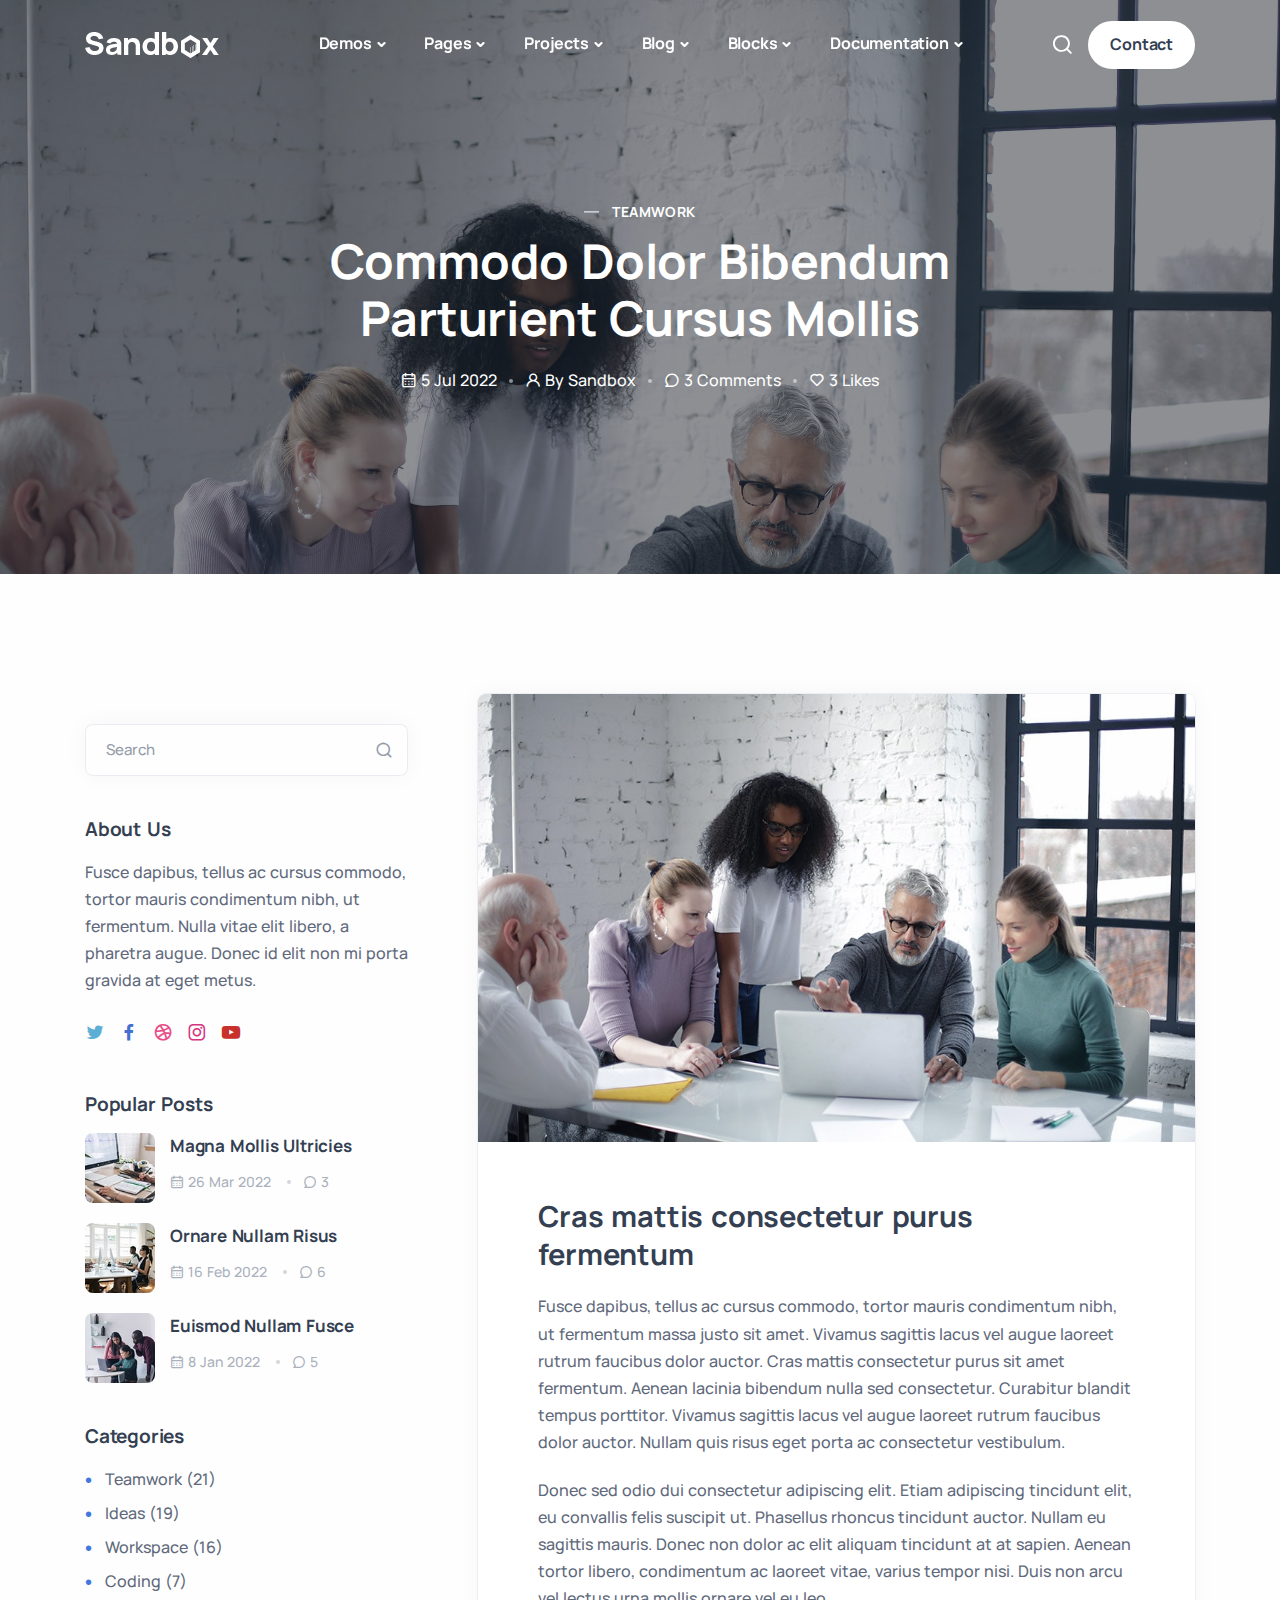
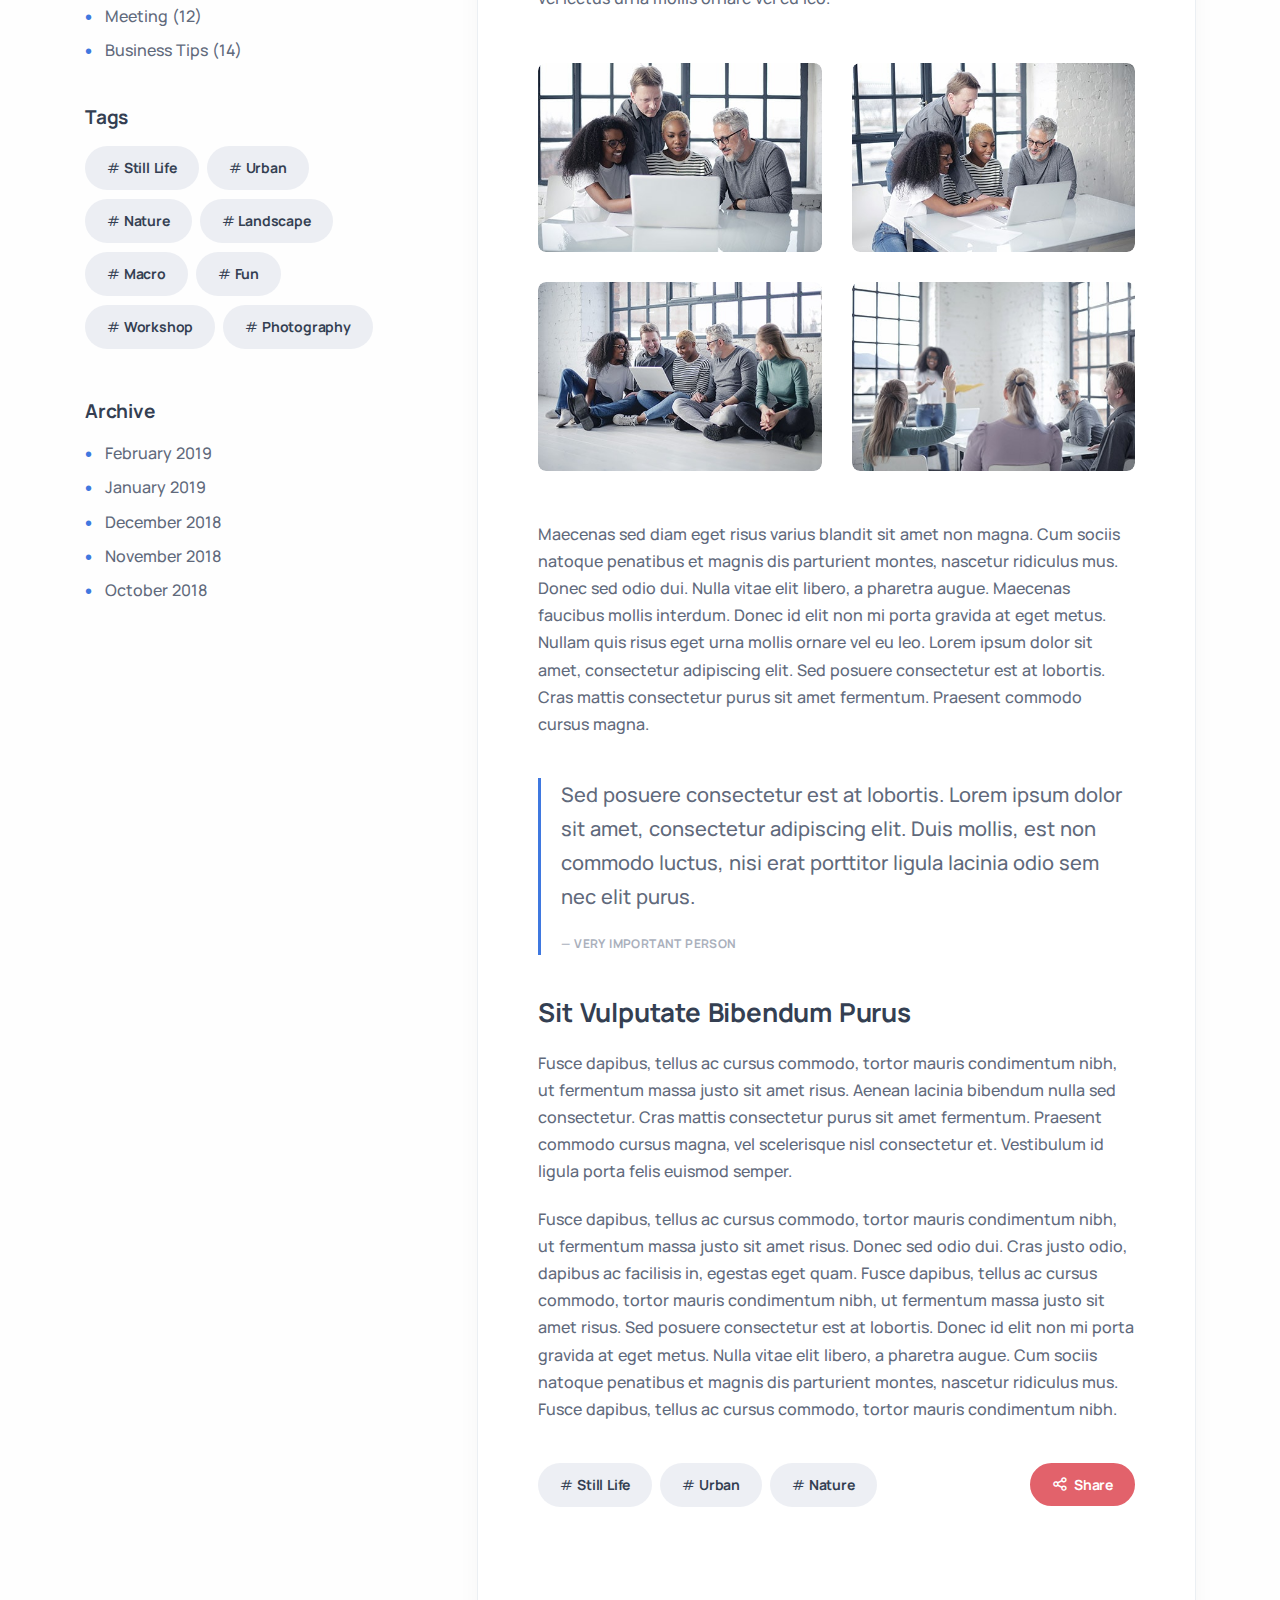
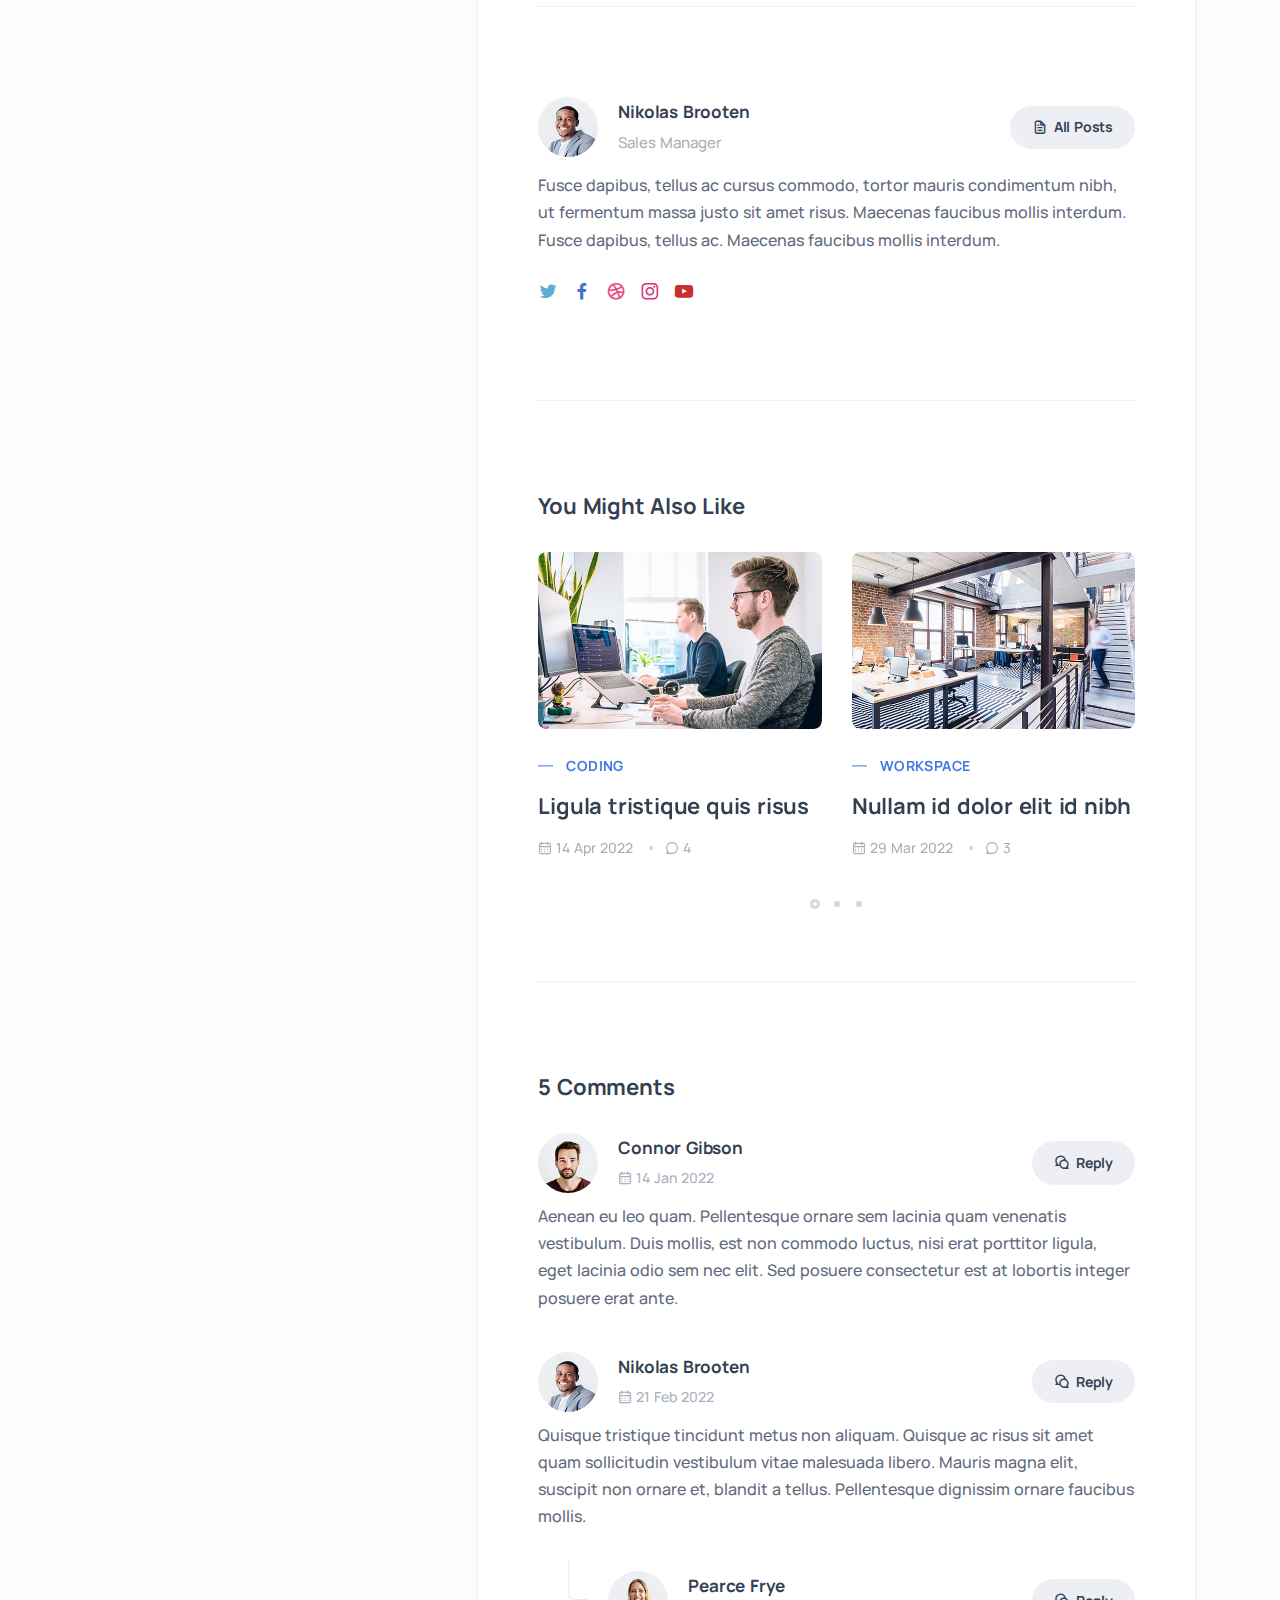
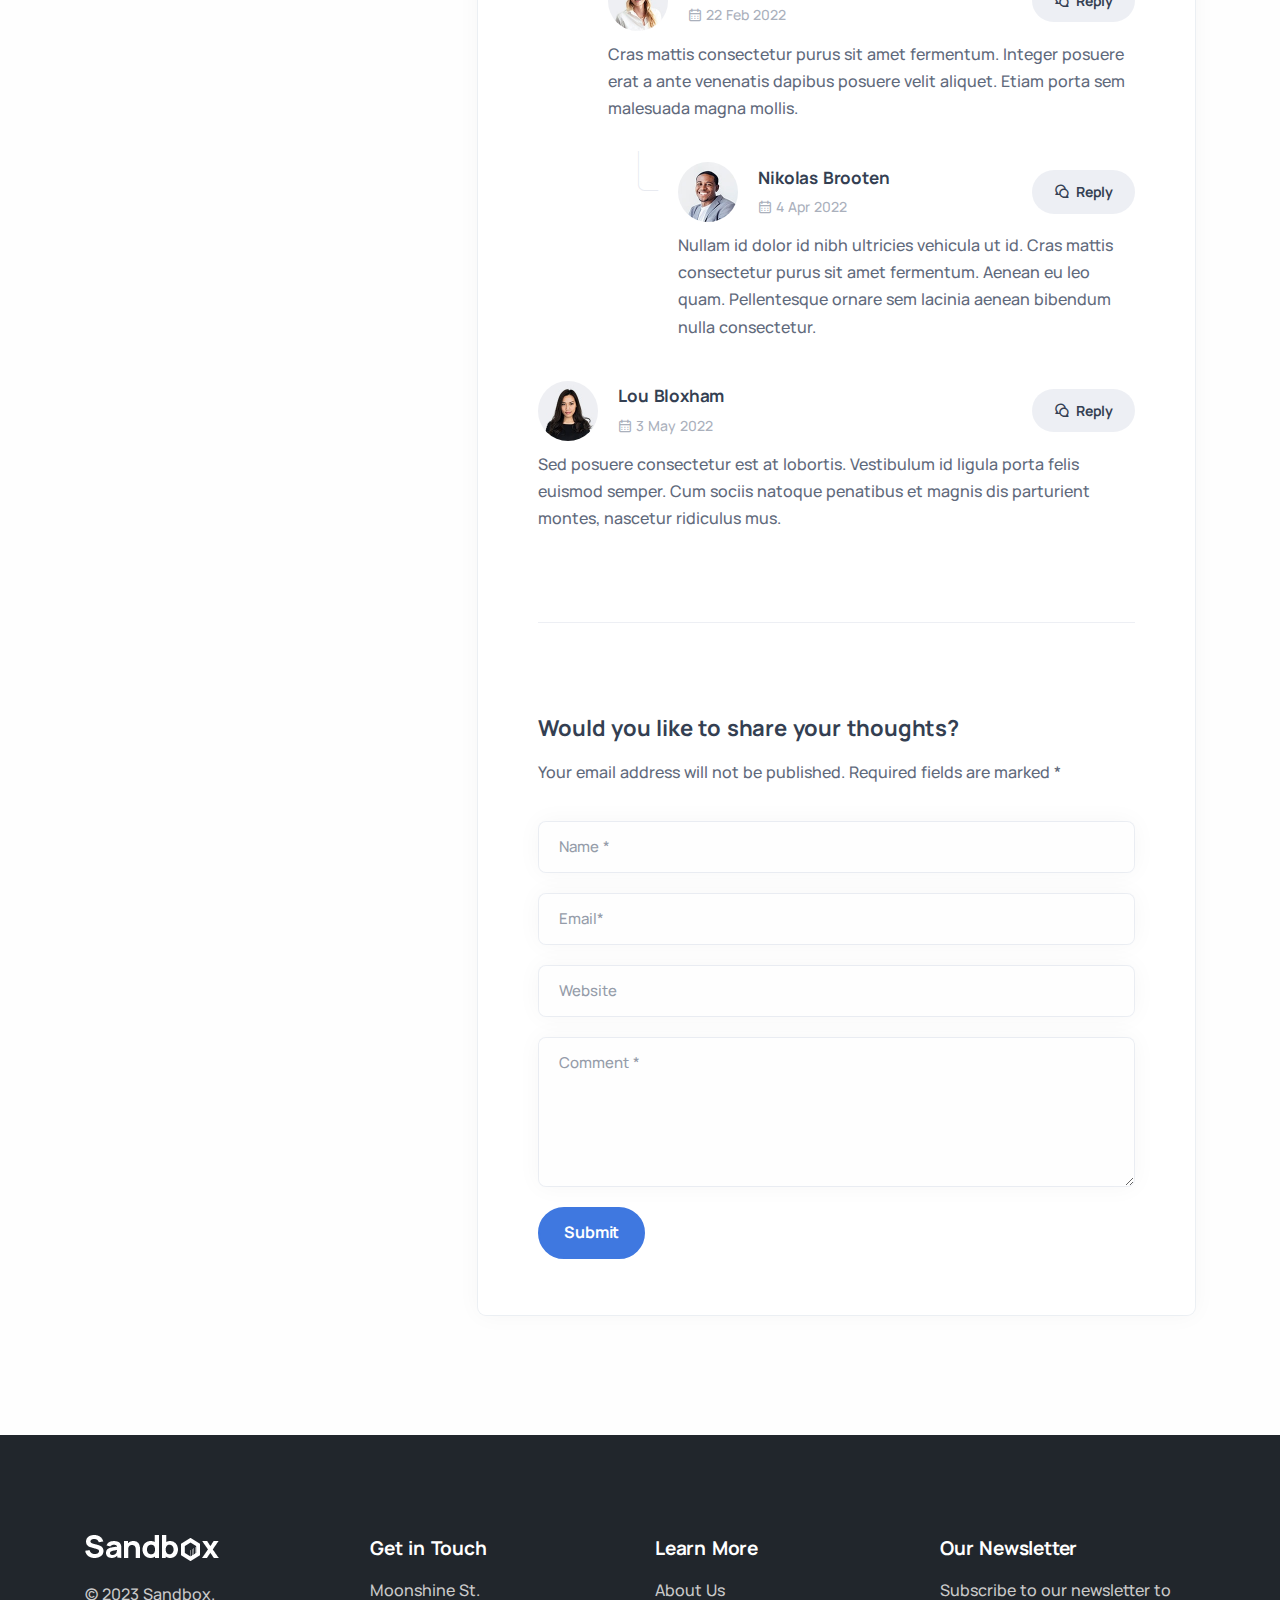
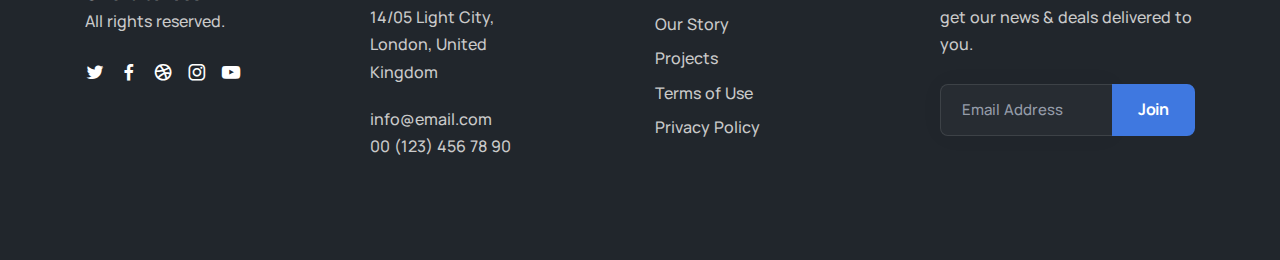
<file: blog-post3.html>
<!DOCTYPE html>
<html lang="en">

<head>
  <meta charset="utf-8">
  <meta name="viewport" content="width=device-width, initial-scale=1.0">
  <meta name="description" content="An impressive and flawless site template that includes various UI elements and countless features, attractive ready-made blocks and rich pages, basically everything you need to create a unique and professional website.">
  <meta name="keywords" content="bootstrap 5, business, corporate, creative, gulp, marketing, minimal, modern, multipurpose, one page, responsive, saas, sass, seo, startup, html5 template, site template">
  <meta name="author" content="elemis">
  <title>Sandbox - Modern & Multipurpose Bootstrap 5 Template</title>
  <link rel="shortcut icon" href="./assets/img/favicon.png">
  <link rel="stylesheet" href="./assets/css/plugins.css">
  <link rel="stylesheet" href="./assets/css/style.css">
</head>

<body>
  <div class="content-wrapper">
    <header class="wrapper bg-soft-primary">
      <nav class="navbar navbar-expand-lg center-nav transparent position-absolute navbar-dark">
        <div class="container flex-lg-row flex-nowrap align-items-center">
          <div class="navbar-brand w-100">
            <a href="./index.html">
              <img class="logo-dark" src="./assets/img/logo.png" srcset="./assets/img/logo@2x.png 2x" alt="" />
              <img class="logo-light" src="./assets/img/logo-light.png" srcset="./assets/img/logo-light@2x.png 2x" alt="" />
            </a>
          </div>
          <div class="navbar-collapse offcanvas offcanvas-nav offcanvas-start">
            <div class="offcanvas-header d-lg-none">
              <h3 class="text-white fs-30 mb-0">Sandbox</h3>
              <button type="button" class="btn-close btn-close-white" data-bs-dismiss="offcanvas" aria-label="Close"></button>
            </div>
            <div class="offcanvas-body ms-lg-auto d-flex flex-column h-100">
              <ul class="navbar-nav">
                <li class="nav-item dropdown dropdown-mega">
                  <a class="nav-link dropdown-toggle" href="#" data-bs-toggle="dropdown">Demos</a>
                  <ul class="dropdown-menu mega-menu mega-menu-dark mega-menu-img">
                    <li class="mega-menu-content mega-menu-scroll">
                      <ul class="row row-cols-1 row-cols-lg-6 gx-0 gx-lg-4 gy-lg-2 list-unstyled">
                        <li class="col">
                          <a class="dropdown-item" href="./demo1.html">
                            <figure class="rounded lift d-none d-lg-block"><img src="./assets/img/demos/mi1.jpg" srcset="./assets/img/demos/mi1@2x.jpg 2x" alt=""></figure>
                            <span class="d-lg-none">Demo 1</span>
                          </a>
                        </li>
                        <li class="col">
                          <a class="dropdown-item" href="./demo2.html">
                            <figure class="rounded lift d-none d-lg-block"><img src="./assets/img/demos/mi2.jpg" srcset="./assets/img/demos/mi2@2x.jpg 2x" alt=""></figure>
                            <span class="d-lg-none">Demo 2</span>
                          </a>
                        </li>
                        <li class="col">
                          <a class="dropdown-item" href="./demo3.html">
                            <figure class="rounded lift d-none d-lg-block"><img src="./assets/img/demos/mi3.jpg" srcset="./assets/img/demos/mi3@2x.jpg 2x" alt=""></figure>
                            <span class="d-lg-none">Demo 3</span>
                          </a>
                        </li>
                        <li class="col">
                          <a class="dropdown-item" href="./demo4.html">
                            <figure class="rounded lift d-none d-lg-block"><img src="./assets/img/demos/mi4.jpg" srcset="./assets/img/demos/mi4@2x.jpg 2x" alt=""></figure>
                            <span class="d-lg-none">Demo 4</span>
                          </a>
                        </li>
                        <li class="col">
                          <a class="dropdown-item" href="./demo5.html">
                            <figure class="rounded lift d-none d-lg-block"><img src="./assets/img/demos/mi5.jpg" srcset="./assets/img/demos/mi5@2x.jpg 2x" alt=""></figure>
                            <span class="d-lg-none">Demo 5</span>
                          </a>
                        </li>
                        <li class="col">
                          <a class="dropdown-item" href="./demo6.html">
                            <figure class="rounded lift d-none d-lg-block"><img src="./assets/img/demos/mi6.jpg" srcset="./assets/img/demos/mi6@2x.jpg 2x" alt=""></figure>
                            <span class="d-lg-none">Demo 6</span>
                          </a>
                        </li>
                        <li class="col">
                          <a class="dropdown-item" href="./demo7.html">
                            <figure class="rounded lift d-none d-lg-block"><img src="./assets/img/demos/mi7.jpg" srcset="./assets/img/demos/mi7@2x.jpg 2x" alt=""></figure>
                            <span class="d-lg-none">Demo 7</span>
                          </a>
                        </li>
                        <li class="col">
                          <a class="dropdown-item" href="./demo8.html">
                            <figure class="rounded lift d-none d-lg-block"><img src="./assets/img/demos/mi8.jpg" srcset="./assets/img/demos/mi8@2x.jpg 2x" alt=""></figure>
                            <span class="d-lg-none">Demo 8</span>
                          </a>
                        </li>
                        <li class="col">
                          <a class="dropdown-item" href="./demo9.html">
                            <figure class="rounded lift d-none d-lg-block"><img src="./assets/img/demos/mi9.jpg" srcset="./assets/img/demos/mi9@2x.jpg 2x" alt=""></figure>
                            <span class="d-lg-none">Demo 9</span>
                          </a>
                        </li>
                        <li class="col">
                          <a class="dropdown-item" href="./demo10.html">
                            <figure class="rounded lift d-none d-lg-block"><img src="./assets/img/demos/mi10.jpg" srcset="./assets/img/demos/mi10@2x.jpg 2x" alt=""></figure>
                            <span class="d-lg-none">Demo 10</span>
                          </a>
                        </li>
                        <li class="col">
                          <a class="dropdown-item" href="./demo11.html">
                            <figure class="rounded lift d-none d-lg-block"><img src="./assets/img/demos/mi11.jpg" srcset="./assets/img/demos/mi11@2x.jpg 2x" alt=""></figure>
                            <span class="d-lg-none">Demo 11</span>
                          </a>
                        </li>
                        <li class="col">
                          <a class="dropdown-item" href="./demo12.html">
                            <figure class="rounded lift d-none d-lg-block"><img src="./assets/img/demos/mi12.jpg" srcset="./assets/img/demos/mi12@2x.jpg 2x" alt=""></figure>
                            <span class="d-lg-none">Demo 12</span>
                          </a>
                        </li>
                        <li class="col">
                          <a class="dropdown-item" href="./demo13.html">
                            <figure class="rounded lift d-none d-lg-block"><img src="./assets/img/demos/mi13.jpg" srcset="./assets/img/demos/mi13@2x.jpg 2x" alt=""></figure>
                            <span class="d-lg-none">Demo 13</span>
                          </a>
                        </li>
                        <li class="col">
                          <a class="dropdown-item" href="./demo14.html">
                            <figure class="rounded lift d-none d-lg-block"><img src="./assets/img/demos/mi14.jpg" srcset="./assets/img/demos/mi14@2x.jpg 2x" alt=""></figure>
                            <span class="d-lg-none">Demo 14</span>
                          </a>
                        </li>
                        <li class="col">
                          <a class="dropdown-item" href="./demo15.html">
                            <figure class="rounded lift d-none d-lg-block"><img src="./assets/img/demos/mi15.jpg" srcset="./assets/img/demos/mi15@2x.jpg 2x" alt=""></figure>
                            <span class="d-lg-none">Demo 15</span>
                          </a>
                        </li>
                        <li class="col">
                          <a class="dropdown-item" href="./demo16.html">
                            <figure class="rounded lift d-none d-lg-block"><img src="./assets/img/demos/mi16.jpg" srcset="./assets/img/demos/mi16@2x.jpg 2x" alt=""></figure>
                            <span class="d-lg-none">Demo 16</span>
                          </a>
                        </li>
                        <li class="col">
                          <a class="dropdown-item" href="./demo17.html">
                            <figure class="rounded lift d-none d-lg-block"><img src="./assets/img/demos/mi17.jpg" srcset="./assets/img/demos/mi17@2x.jpg 2x" alt=""></figure>
                            <span class="d-lg-none">Demo 17</span>
                          </a>
                        </li>
                        <li class="col">
                          <a class="dropdown-item" href="./demo18.html">
                            <figure class="rounded lift d-none d-lg-block"><img src="./assets/img/demos/mi18.jpg" srcset="./assets/img/demos/mi18@2x.jpg 2x" alt=""></figure>
                            <span class="d-lg-none">Demo 18</span>
                          </a>
                        </li>
                        <li class="col">
                          <a class="dropdown-item" href="./demo19.html">
                            <figure class="rounded lift d-none d-lg-block"><img src="./assets/img/demos/mi19.jpg" srcset="./assets/img/demos/mi19@2x.jpg 2x" alt=""></figure>
                            <span class="d-lg-none">Demo 19</span>
                          </a>
                        </li>
                        <li class="col">
                          <a class="dropdown-item" href="./demo20.html">
                            <figure class="rounded lift d-none d-lg-block"><img src="./assets/img/demos/mi20.jpg" srcset="./assets/img/demos/mi20@2x.jpg 2x" alt=""></figure>
                            <span class="d-lg-none">Demo 20</span>
                          </a>
                        </li>
                        <li class="col">
                          <a class="dropdown-item" href="./demo21.html">
                            <figure class="rounded lift d-none d-lg-block"><img src="./assets/img/demos/mi21.jpg" srcset="./assets/img/demos/mi21@2x.jpg 2x" alt=""></figure>
                            <span class="d-lg-none">Demo 21</span>
                          </a>
                        </li>
                        <li class="col">
                          <a class="dropdown-item" href="./demo22.html">
                            <figure class="rounded lift d-none d-lg-block"><img src="./assets/img/demos/mi22.jpg" srcset="./assets/img/demos/mi22@2x.jpg 2x" alt=""></figure>
                            <span class="d-lg-none">Demo 22</span>
                          </a>
                        </li>
                        <li class="col">
                          <a class="dropdown-item" href="./demo23.html">
                            <figure class="rounded lift d-none d-lg-block"><img src="./assets/img/demos/mi23.jpg" srcset="./assets/img/demos/mi23@2x.jpg 2x" alt=""></figure>
                            <span class="d-lg-none">Demo 23</span>
                          </a>
                        </li>
                        <li class="col">
                          <a class="dropdown-item" href="./demo24.html">
                            <figure class="rounded lift d-none d-lg-block"><img src="./assets/img/demos/mi24.jpg" srcset="./assets/img/demos/mi24@2x.jpg 2x" alt=""></figure>
                            <span class="d-lg-none">Demo 24</span>
                          </a>
                        </li>
                        <li class="col">
                          <a class="dropdown-item" href="./demo25.html">
                            <figure class="rounded lift d-none d-lg-block"><img src="./assets/img/demos/mi25.jpg" srcset="./assets/img/demos/mi25@2x.jpg 2x" alt=""></figure>
                            <span class="d-lg-none">Demo 25</span>
                          </a>
                        </li>
                        <li class="col">
                          <a class="dropdown-item" href="./demo26.html">
                            <figure class="rounded lift d-none d-lg-block"><img src="./assets/img/demos/mi26.jpg" srcset="./assets/img/demos/mi26@2x.jpg 2x" alt=""></figure>
                            <span class="d-lg-none">Demo 26</span>
                          </a>
                        </li>
                        <li class="col">
                          <a class="dropdown-item" href="./demo27.html">
                            <figure class="rounded lift d-none d-lg-block"><img src="./assets/img/demos/mi27.jpg" srcset="./assets/img/demos/mi27@2x.jpg 2x" alt=""></figure>
                            <span class="d-lg-none">Demo 27</span>
                          </a>
                        </li>
                        <li class="col">
                          <a class="dropdown-item" href="./demo28.html">
                            <figure class="rounded lift d-none d-lg-block"><img src="./assets/img/demos/mi28.jpg" srcset="./assets/img/demos/mi28@2x.jpg 2x" alt=""></figure>
                            <span class="d-lg-none">Demo 28</span>
                          </a>
                        </li>
                        <li class="col">
                          <a class="dropdown-item" href="./demo29.html">
                            <figure class="rounded lift d-none d-lg-block"><img src="./assets/img/demos/mi29.jpg" srcset="./assets/img/demos/mi29@2x.jpg 2x" alt=""></figure>
                            <span class="d-lg-none">Demo 29</span>
                          </a>
                        </li>
                        <li class="col">
                          <a class="dropdown-item" href="./demo30.html">
                            <figure class="rounded lift d-none d-lg-block"><img src="./assets/img/demos/mi30.jpg" srcset="./assets/img/demos/mi30@2x.jpg 2x" alt=""></figure>
                            <span class="d-lg-none">Demo 30</span>
                          </a>
                        </li>
                        <li class="col">
                          <a class="dropdown-item" href="./demo31.html">
                            <figure class="rounded lift d-none d-lg-block"><img src="./assets/img/demos/mi31.jpg" srcset="./assets/img/demos/mi31@2x.jpg 2x" alt=""></figure>
                            <span class="d-lg-none">Demo 31</span>
                          </a>
                        </li>
                        <li class="col">
                          <a class="dropdown-item" href="./demo32.html">
                            <figure class="rounded lift d-none d-lg-block"><img src="./assets/img/demos/mi32.jpg" srcset="./assets/img/demos/mi32@2x.jpg 2x" alt=""></figure>
                            <span class="d-lg-none">Demo 32</span>
                          </a>
                        </li>
                        <li class="col">
                          <a class="dropdown-item" href="./demo33.html">
                            <figure class="rounded lift d-none d-lg-block"><img src="./assets/img/demos/mi33.jpg" srcset="./assets/img/demos/mi33@2x.jpg 2x" alt=""></figure>
                            <span class="d-lg-none">Demo 33</span>
                          </a>
                        </li>
                        <li class="col">
                          <a class="dropdown-item" href="./demo34.html">
                            <figure class="rounded lift d-none d-lg-block"><img src="./assets/img/demos/mi34.jpg" srcset="./assets/img/demos/mi34@2x.jpg 2x" alt=""></figure>
                            <span class="d-lg-none">Demo 34</span>
                          </a>
                        </li>
                      </ul>
                      <!--/.row -->
                      <span class="d-none d-lg-flex"><i class="uil uil-direction"></i><strong>Scroll to view more</strong></span>
                    </li>
                    <!--/.mega-menu-content-->
                  </ul>
                  <!--/.dropdown-menu -->
                </li>
                <li class="nav-item dropdown">
                  <a class="nav-link dropdown-toggle" href="#" data-bs-toggle="dropdown">Pages</a>
                  <ul class="dropdown-menu">
                    <li class="dropdown dropdown-submenu dropend"><a class="dropdown-item dropdown-toggle" href="#" data-bs-toggle="dropdown">Services</a>
                      <ul class="dropdown-menu">
                        <li class="nav-item"><a class="dropdown-item" href="./services.html">Services I</a></li>
                        <li class="nav-item"><a class="dropdown-item" href="./services2.html">Services II</a></li>
                      </ul>
                    </li>
                    <li class="dropdown dropdown-submenu dropend"><a class="dropdown-item dropdown-toggle" href="#" data-bs-toggle="dropdown">About</a>
                      <ul class="dropdown-menu">
                        <li class="nav-item"><a class="dropdown-item" href="./about.html">About I</a></li>
                        <li class="nav-item"><a class="dropdown-item" href="./about2.html">About II</a></li>
                      </ul>
                    </li>
                    <li class="dropdown dropdown-submenu dropend"><a class="dropdown-item dropdown-toggle" href="#" data-bs-toggle="dropdown">Shop</a>
                      <ul class="dropdown-menu">
                        <li class="nav-item"><a class="dropdown-item" href="./shop.html">Shop I</a></li>
                        <li class="nav-item"><a class="dropdown-item" href="./shop2.html">Shop II</a></li>
                        <li class="nav-item"><a class="dropdown-item" href="./shop-product.html">Product Page</a></li>
                        <li class="nav-item"><a class="dropdown-item" href="./shop-cart.html">Shopping Cart</a></li>
                        <li class="nav-item"><a class="dropdown-item" href="./shop-checkout.html">Checkout</a></li>
                      </ul>
                    </li>
                    <li class="dropdown dropdown-submenu dropend"><a class="dropdown-item dropdown-toggle" href="#" data-bs-toggle="dropdown">Contact</a>
                      <ul class="dropdown-menu">
                        <li class="nav-item"><a class="dropdown-item" href="./contact.html">Contact I</a></li>
                        <li class="nav-item"><a class="dropdown-item" href="./contact2.html">Contact II</a></li>
                        <li class="nav-item"><a class="dropdown-item" href="./contact3.html">Contact III</a></li>
                      </ul>
                    </li>
                    <li class="dropdown dropdown-submenu dropend"><a class="dropdown-item dropdown-toggle" href="#" data-bs-toggle="dropdown">Career</a>
                      <ul class="dropdown-menu">
                        <li class="nav-item"><a class="dropdown-item" href="./career.html">Job Listing I</a></li>
                        <li class="nav-item"><a class="dropdown-item" href="./career2.html">Job Listing II</a></li>
                        <li class="nav-item"><a class="dropdown-item" href="./career-job.html">Job Description</a></li>
                      </ul>
                    </li>
                    <li class="dropdown dropdown-submenu dropend"><a class="dropdown-item dropdown-toggle" href="#" data-bs-toggle="dropdown">Utility</a>
                      <ul class="dropdown-menu">
                        <li class="nav-item"><a class="dropdown-item" href="./404.html">404 Not Found</a></li>
                        <li class="nav-item"><a class="dropdown-item" href="./page-loader.html">Page Loader</a></li>
                        <li class="nav-item"><a class="dropdown-item" href="./signin.html">Sign In I</a></li>
                        <li class="nav-item"><a class="dropdown-item" href="./signin2.html">Sign In II</a></li>
                        <li class="nav-item"><a class="dropdown-item" href="./signup.html">Sign Up I</a></li>
                        <li class="nav-item"><a class="dropdown-item" href="./signup2.html">Sign Up II</a></li>
                        <li class="nav-item"><a class="dropdown-item" href="./terms.html">Terms</a></li>
                      </ul>
                    </li>
                    <li class="nav-item"><a class="dropdown-item" href="./pricing.html">Pricing</a></li>
                    <li class="nav-item"><a class="dropdown-item" href="./onepage.html">One Page</a></li>
                  </ul>
                </li>
                <li class="nav-item dropdown">
                  <a class="nav-link dropdown-toggle" href="#" data-bs-toggle="dropdown">Projects</a>
                  <div class="dropdown-menu dropdown-lg">
                    <div class="dropdown-lg-content">
                      <div>
                        <h6 class="dropdown-header">Project Pages</h6>
                        <ul class="list-unstyled">
                          <li><a class="dropdown-item" href="./projects.html">Projects I</a></li>
                          <li><a class="dropdown-item" href="./projects2.html">Projects II</a></li>
                          <li><a class="dropdown-item" href="./projects3.html">Projects III</a></li>
                          <li><a class="dropdown-item" href="./projects4.html">Projects IV</a></li>
                        </ul>
                      </div>
                      <!-- /.column -->
                      <div>
                        <h6 class="dropdown-header">Single Projects</h6>
                        <ul class="list-unstyled">
                          <li><a class="dropdown-item" href="./single-project.html">Single Project I</a></li>
                          <li><a class="dropdown-item" href="./single-project2.html">Single Project II</a></li>
                          <li><a class="dropdown-item" href="./single-project3.html">Single Project III</a></li>
                          <li><a class="dropdown-item" href="./single-project4.html">Single Project IV</a></li>
                        </ul>
                      </div>
                      <!-- /.column -->
                    </div>
                    <!-- /auto-column -->
                  </div>
                </li>
                <li class="nav-item dropdown">
                  <a class="nav-link dropdown-toggle" href="#" data-bs-toggle="dropdown">Blog</a>
                  <ul class="dropdown-menu">
                    <li class="nav-item"><a class="dropdown-item" href="./blog.html">Blog without Sidebar</a></li>
                    <li class="nav-item"><a class="dropdown-item" href="./blog2.html">Blog with Sidebar</a></li>
                    <li class="nav-item"><a class="dropdown-item" href="./blog3.html">Blog with Left Sidebar</a></li>
                    <li class="dropdown dropdown-submenu dropend"><a class="dropdown-item dropdown-toggle" href="#" data-bs-toggle="dropdown">Blog Posts</a>
                      <ul class="dropdown-menu">
                        <li class="nav-item"><a class="dropdown-item" href="./blog-post.html">Post without Sidebar</a></li>
                        <li class="nav-item"><a class="dropdown-item" href="./blog-post2.html">Post with Sidebar</a></li>
                        <li class="nav-item"><a class="dropdown-item" href="./blog-post3.html">Post with Left Sidebar</a></li>
                      </ul>
                    </li>
                  </ul>
                </li>
                <li class="nav-item dropdown dropdown-mega">
                  <a class="nav-link dropdown-toggle" href="#" data-bs-toggle="dropdown">Blocks</a>
                  <ul class="dropdown-menu mega-menu mega-menu-dark mega-menu-img">
                    <li class="mega-menu-content">
                      <ul class="row row-cols-1 row-cols-lg-6 gx-0 gx-lg-6 gy-lg-4 list-unstyled">
                        <li class="col"><a class="dropdown-item" href="./docs/blocks/about.html">
                            <div class="rounded img-svg d-none d-lg-block p-4 mb-lg-2"><img class="rounded-0" src="./assets/img/demos/block1.svg" alt=""></div>
                            <span>About</span>
                          </a>
                        </li>
                        <li class="col"><a class="dropdown-item" href="./docs/blocks/blog.html">
                            <div class="rounded img-svg d-none d-lg-block p-4 mb-lg-2"><img class="rounded-0" src="./assets/img/demos/block2.svg" alt=""></div>
                            <span>Blog</span>
                          </a>
                        </li>
                        <li class="col"><a class="dropdown-item" href="./docs/blocks/call-to-action.html">
                            <div class="rounded img-svg d-none d-lg-block p-4 mb-lg-2"><img class="rounded-0" src="./assets/img/demos/block3.svg" alt=""></div>
                            <span>Call to Action</span>
                          </a>
                        </li>
                        <li class="col"><a class="dropdown-item" href="./docs/blocks/clients.html">
                            <div class="rounded img-svg d-none d-lg-block p-4 mb-lg-2"><img class="rounded-0" src="./assets/img/demos/block4.svg" alt=""></div>
                            <span>Clients</span>
                          </a>
                        </li>
                        <li class="col"><a class="dropdown-item" href="./docs/blocks/contact.html">
                            <div class="rounded img-svg d-none d-lg-block p-4 mb-lg-2"><img class="rounded-0" src="./assets/img/demos/block5.svg" alt=""></div>
                            <span>Contact</span>
                          </a>
                        </li>
                        <li class="col"><a class="dropdown-item" href="./docs/blocks/facts.html">
                            <div class="rounded img-svg d-none d-lg-block p-4 mb-lg-2"><img class="rounded-0" src="./assets/img/demos/block6.svg" alt=""></div>
                            <span>Facts</span>
                          </a>
                        </li>
                        <li class="col"><a class="dropdown-item" href="./docs/blocks/faq.html">
                            <div class="rounded img-svg d-none d-lg-block p-4 mb-lg-2"><img class="rounded-0" src="./assets/img/demos/block7.svg" alt=""></div>
                            <span>FAQ</span>
                          </a>
                        </li>
                        <li class="col"><a class="dropdown-item" href="./docs/blocks/features.html">
                            <div class="rounded img-svg d-none d-lg-block p-4 mb-lg-2"><img class="rounded-0" src="./assets/img/demos/block8.svg" alt=""></div>
                            <span>Features</span>
                          </a>
                        </li>
                        <li class="col"><a class="dropdown-item" href="./docs/blocks/footer.html">
                            <div class="rounded img-svg d-none d-lg-block p-4 mb-lg-2"><img class="rounded-0" src="./assets/img/demos/block9.svg" alt=""></div>
                            <span>Footer</span>
                          </a>
                        </li>
                        <li class="col"><a class="dropdown-item" href="./docs/blocks/hero.html">
                            <div class="rounded img-svg d-none d-lg-block p-4 mb-lg-2"><img class="rounded-0" src="./assets/img/demos/block10.svg" alt=""></div>
                            <span>Hero</span>
                          </a>
                        </li>
                        <li class="col"><a class="dropdown-item" href="./docs/blocks/misc.html">
                            <div class="rounded img-svg d-none d-lg-block p-4 mb-lg-2"><img class="rounded-0" src="./assets/img/demos/block17.svg" alt=""></div>
                            <span>Misc</span>
                          </a>
                        </li>
                        <li class="col"><a class="dropdown-item" href="./docs/blocks/navbar.html">
                            <div class="rounded img-svg d-none d-lg-block p-4 mb-lg-2"><img class="rounded-0" src="./assets/img/demos/block11.svg" alt=""></div>
                            <span>Navbar</span>
                          </a>
                        </li>
                        <li class="col"><a class="dropdown-item" href="./docs/blocks/portfolio.html">
                            <div class="rounded img-svg d-none d-lg-block p-4 mb-lg-2"><img class="rounded-0" src="./assets/img/demos/block12.svg" alt=""></div>
                            <span>Portfolio</span>
                          </a>
                        </li>
                        <li class="col"><a class="dropdown-item" href="./docs/blocks/pricing.html">
                            <div class="rounded img-svg d-none d-lg-block p-4 mb-lg-2"><img class="rounded-0" src="./assets/img/demos/block13.svg" alt=""></div>
                            <span>Pricing</span>
                          </a>
                        </li>
                        <li class="col"><a class="dropdown-item" href="./docs/blocks/process.html">
                            <div class="rounded img-svg d-none d-lg-block p-4 mb-lg-2"><img class="rounded-0" src="./assets/img/demos/block14.svg" alt=""></div>
                            <span>Process</span>
                          </a>
                        </li>
                        <li class="col"><a class="dropdown-item" href="./docs/blocks/team.html">
                            <div class="rounded img-svg d-none d-lg-block p-4 mb-lg-2"><img class="rounded-0" src="./assets/img/demos/block15.svg" alt=""></div>
                            <span>Team</span>
                          </a>
                        </li>
                        <li class="col"><a class="dropdown-item" href="./docs/blocks/testimonials.html">
                            <div class="rounded img-svg d-none d-lg-block p-4 mb-lg-2"><img class="rounded-0" src="./assets/img/demos/block16.svg" alt=""></div>
                            <span>Testimonials</span>
                          </a>
                        </li>
                      </ul>
                      <!--/.row -->
                    </li>
                    <!--/.mega-menu-content-->
                  </ul>
                  <!--/.dropdown-menu -->
                </li>
                <li class="nav-item dropdown dropdown-mega">
                  <a class="nav-link dropdown-toggle" href="#" data-bs-toggle="dropdown">Documentation</a>
                  <ul class="dropdown-menu mega-menu">
                    <li class="mega-menu-content">
                      <div class="row gx-0 gx-lg-3">
                        <div class="col-lg-4">
                          <h6 class="dropdown-header">Usage</h6>
                          <ul class="list-unstyled cc-2 pb-lg-1">
                            <li><a class="dropdown-item" href="./docs/index.html">Get Started</a></li>
                            <li><a class="dropdown-item" href="./docs/forms.html">Forms</a></li>
                            <li><a class="dropdown-item" href="./docs/faq.html">FAQ</a></li>
                            <li><a class="dropdown-item" href="./docs/changelog.html">Changelog</a></li>
                            <li><a class="dropdown-item" href="./docs/credits.html">Credits</a></li>
                          </ul>
                          <h6 class="dropdown-header mt-lg-6">Styleguide</h6>
                          <ul class="list-unstyled cc-2">
                            <li><a class="dropdown-item" href="./docs/styleguide/colors.html">Colors</a></li>
                            <li><a class="dropdown-item" href="./docs/styleguide/fonts.html">Fonts</a></li>
                            <li><a class="dropdown-item" href="./docs/styleguide/icons-svg.html">SVG Icons</a></li>
                            <li><a class="dropdown-item" href="./docs/styleguide/icons-font.html">Font Icons</a></li>
                            <li><a class="dropdown-item" href="./docs/styleguide/illustrations.html">Illustrations</a></li>
                            <li><a class="dropdown-item" href="./docs/styleguide/backgrounds.html">Backgrounds</a></li>
                            <li><a class="dropdown-item" href="./docs/styleguide/misc.html">Misc</a></li>
                          </ul>
                        </div>
                        <!--/column -->
                        <div class="col-lg-8">
                          <h6 class="dropdown-header">Elements</h6>
                          <ul class="list-unstyled cc-3">
                            <li><a class="dropdown-item" href="./docs/elements/accordion.html">Accordion</a></li>
                            <li><a class="dropdown-item" href="./docs/elements/alerts.html">Alerts</a></li>
                            <li><a class="dropdown-item" href="./docs/elements/animations.html">Animations</a></li>
                            <li><a class="dropdown-item" href="./docs/elements/avatars.html">Avatars</a></li>
                            <li><a class="dropdown-item" href="./docs/elements/background.html">Background</a></li>
                            <li><a class="dropdown-item" href="./docs/elements/badges.html">Badges</a></li>
                            <li><a class="dropdown-item" href="./docs/elements/buttons.html">Buttons</a></li>
                            <li><a class="dropdown-item" href="./docs/elements/card.html">Card</a></li>
                            <li><a class="dropdown-item" href="./docs/elements/carousel.html">Carousel</a></li>
                            <li><a class="dropdown-item" href="./docs/elements/dividers.html">Dividers</a></li>
                            <li><a class="dropdown-item" href="./docs/elements/form-elements.html">Form Elements</a></li>
                            <li><a class="dropdown-item" href="./docs/elements/image-hover.html">Image Hover</a></li>
                            <li><a class="dropdown-item" href="./docs/elements/image-mask.html">Image Mask</a></li>
                            <li><a class="dropdown-item" href="./docs/elements/lightbox.html">Lightbox</a></li>
                            <li><a class="dropdown-item" href="./docs/elements/player.html">Media Player</a></li>
                            <li><a class="dropdown-item" href="./docs/elements/modal.html">Modal</a></li>
                            <li><a class="dropdown-item" href="./docs/elements/pagination.html">Pagination</a></li>
                            <li><a class="dropdown-item" href="./docs/elements/progressbar.html">Progressbar</a></li>
                            <li><a class="dropdown-item" href="./docs/elements/shadows.html">Shadows</a></li>
                            <li><a class="dropdown-item" href="./docs/elements/shapes.html">Shapes</a></li>
                            <li><a class="dropdown-item" href="./docs/elements/tables.html">Tables</a></li>
                            <li><a class="dropdown-item" href="./docs/elements/tabs.html">Tabs</a></li>
                            <li><a class="dropdown-item" href="./docs/elements/text-animations.html">Text Animations</a></li>
                            <li><a class="dropdown-item" href="./docs/elements/text-highlight.html">Text Highlight</a></li>
                            <li><a class="dropdown-item" href="./docs/elements/tiles.html">Tiles</a></li>
                            <li><a class="dropdown-item" href="./docs/elements/tooltips-popovers.html">Tooltips & Popovers</a></li>
                            <li><a class="dropdown-item" href="./docs/elements/typography.html">Typography</a></li>
                          </ul>
                        </div>
                        <!--/column -->
                      </div>
                      <!--/.row -->
                    </li>
                    <!--/.mega-menu-content-->
                  </ul>
                  <!--/.dropdown-menu -->
                </li>
              </ul>
              <!-- /.navbar-nav -->
              <div class="offcanvas-footer d-lg-none">
                <div>
                  <a href="mailto:first.last@email.com" class="link-inverse">info@email.com</a>
                  <br /> 00 (123) 456 78 90 <br />
                  <nav class="nav social social-white mt-4">
                    <a href="#"><i class="uil uil-twitter"></i></a>
                    <a href="#"><i class="uil uil-facebook-f"></i></a>
                    <a href="#"><i class="uil uil-dribbble"></i></a>
                    <a href="#"><i class="uil uil-instagram"></i></a>
                    <a href="#"><i class="uil uil-youtube"></i></a>
                  </nav>
                  <!-- /.social -->
                </div>
              </div>
              <!-- /.offcanvas-footer -->
            </div>
            <!-- /.offcanvas-body -->
          </div>
          <!-- /.navbar-collapse -->
          <div class="navbar-other w-100 d-flex ms-auto">
            <ul class="navbar-nav flex-row align-items-center ms-auto">
              <li class="nav-item"><a class="nav-link" data-bs-toggle="offcanvas" data-bs-target="#offcanvas-search"><i class="uil uil-search"></i></a></li>
              <li class="nav-item d-none d-md-block">
                <a href="./contact.html" class="btn btn-sm btn-white rounded-pill">Contact</a>
              </li>
              <li class="nav-item d-lg-none">
                <button class="hamburger offcanvas-nav-btn"><span></span></button>
              </li>
            </ul>
            <!-- /.navbar-nav -->
          </div>
          <!-- /.navbar-other -->
        </div>
        <!-- /.container -->
      </nav>
      <!-- /.navbar -->
      <div class="offcanvas offcanvas-top bg-light" id="offcanvas-search" data-bs-scroll="true">
        <div class="container d-flex flex-row py-6">
          <form class="search-form w-100">
            <input id="search-form" type="text" class="form-control" placeholder="Type keyword and hit enter">
          </form>
          <!-- /.search-form -->
          <button type="button" class="btn-close" data-bs-dismiss="offcanvas" aria-label="Close"></button>
        </div>
        <!-- /.container -->
      </div>
      <!-- /.offcanvas -->
    </header>
    <!-- /header -->
    <section class="wrapper image-wrapper bg-image bg-overlay text-white" data-image-src="./assets/img/photos/bg5.jpg">
      <div class="container pt-18 pb-15 pt-md-20 pb-md-19 text-center">
        <div class="row">
          <div class="col-md-10 col-xl-8 mx-auto">
            <div class="post-header">
              <div class="post-category text-line text-white">
                <a href="#" class="text-reset" rel="category">Teamwork</a>
              </div>
              <!-- /.post-category -->
              <h1 class="display-1 mb-4 text-white">Commodo Dolor Bibendum Parturient Cursus Mollis</h1>
              <ul class="post-meta text-white">
                <li class="post-date"><i class="uil uil-calendar-alt"></i><span>5 Jul 2022</span></li>
                <li class="post-author"><i class="uil uil-user"></i><a href="#" class="text-reset"><span>By Sandbox</span></a></li>
                <li class="post-comments"><i class="uil uil-comment"></i><a href="#" class="text-reset">3<span> Comments</span></a></li>
                <li class="post-likes"><i class="uil uil-heart-alt"></i><a href="#" class="text-reset">3<span> Likes</span></a></li>
              </ul>
              <!-- /.post-meta -->
            </div>
            <!-- /.post-header -->
          </div>
          <!-- /column -->
        </div>
        <!-- /.row -->
      </div>
      <!-- /.container -->
    </section>
    <!-- /section -->
    <section class="wrapper bg-light">
      <div class="container py-14 py-md-16">
        <div class="row gx-lg-8 gx-xl-12">
          <div class="col-lg-8 order-lg-2">
            <div class="blog single">
              <div class="card">
                <figure class="card-img-top"><img src="./assets/img/photos/b1.jpg" alt="" /></figure>
                <div class="card-body">
                  <div class="classic-view">
                    <article class="post">
                      <div class="post-content mb-5">
                        <h2 class="h1 mb-4">Cras mattis consectetur purus fermentum</h2>
                        <p>Fusce dapibus, tellus ac cursus commodo, tortor mauris condimentum nibh, ut fermentum massa justo sit amet. Vivamus sagittis lacus vel augue laoreet rutrum faucibus dolor auctor. Cras mattis consectetur purus sit amet fermentum. Aenean lacinia bibendum nulla sed consectetur. Curabitur blandit tempus porttitor. Vivamus sagittis lacus vel augue laoreet rutrum faucibus dolor auctor. Nullam quis risus eget porta ac consectetur vestibulum.</p>
                        <p>Donec sed odio dui consectetur adipiscing elit. Etiam adipiscing tincidunt elit, eu convallis felis suscipit ut. Phasellus rhoncus tincidunt auctor. Nullam eu sagittis mauris. Donec non dolor ac elit aliquam tincidunt at at sapien. Aenean tortor libero, condimentum ac laoreet vitae, varius tempor nisi. Duis non arcu vel lectus urna mollis ornare vel eu leo.</p>
                        <div class="row g-6 mt-3 mb-10">
                          <div class="col-md-6">
                            <figure class="hover-scale rounded cursor-dark"><a href="./assets/img/photos/b8-full.jpg" data-glightbox="title: Heading; description: Purus Vulputate Sem Tellus Quam" data-gallery="post"> <img src="./assets/img/photos/b8.jpg" alt="" /></a></figure>
                          </div>
                          <!--/column -->
                          <div class="col-md-6">
                            <figure class="hover-scale rounded cursor-dark"><a href="./assets/img/photos/b9-full.jpg" data-glightbox data-gallery="post"> <img src="./assets/img/photos/b9.jpg" alt="" /></a></figure>
                          </div>
                          <!--/column -->
                          <div class="col-md-6">
                            <figure class="hover-scale rounded cursor-dark"><a href="./assets/img/photos/b10-full.jpg" data-glightbox data-gallery="post"> <img src="./assets/img/photos/b10.jpg" alt="" /></a></figure>
                          </div>
                          <!--/column -->
                          <div class="col-md-6">
                            <figure class="hover-scale rounded cursor-dark"><a href="./assets/img/photos/b11-full.jpg" data-glightbox data-gallery="post"> <img src="./assets/img/photos/b11.jpg" alt="" /></a></figure>
                          </div>
                          <!--/column -->
                        </div>
                        <!-- /.row -->
                        <p>Maecenas sed diam eget risus varius blandit sit amet non magna. Cum sociis natoque penatibus et magnis dis parturient montes, nascetur ridiculus mus. Donec sed odio dui. Nulla vitae elit libero, a pharetra augue. Maecenas faucibus mollis interdum. Donec id elit non mi porta gravida at eget metus. Nullam quis risus eget urna mollis ornare vel eu leo. Lorem ipsum dolor sit amet, consectetur adipiscing elit. Sed posuere consectetur est at lobortis. Cras mattis consectetur purus sit amet fermentum. Praesent commodo cursus magna.</p>
                        <blockquote class="fs-lg my-8">
                          <p>Sed posuere consectetur est at lobortis. Lorem ipsum dolor sit amet, consectetur adipiscing elit. Duis mollis, est non commodo luctus, nisi erat porttitor ligula lacinia odio sem nec elit purus.</p>
                          <footer class="blockquote-footer">Very important person</footer>
                        </blockquote>
                        <h3 class="h2 mb-4">Sit Vulputate Bibendum Purus</h3>
                        <p>Fusce dapibus, tellus ac cursus commodo, tortor mauris condimentum nibh, ut fermentum massa justo sit amet risus. Aenean lacinia bibendum nulla sed consectetur. Cras mattis consectetur purus sit amet fermentum. Praesent commodo cursus magna, vel scelerisque nisl consectetur et. Vestibulum id ligula porta felis euismod semper.</p>
                        <p>Fusce dapibus, tellus ac cursus commodo, tortor mauris condimentum nibh, ut fermentum massa justo sit amet risus. Donec sed odio dui. Cras justo odio, dapibus ac facilisis in, egestas eget quam. Fusce dapibus, tellus ac cursus commodo, tortor mauris condimentum nibh, ut fermentum massa justo sit amet risus. Sed posuere consectetur est at lobortis. Donec id elit non mi porta gravida at eget metus. Nulla vitae elit libero, a pharetra augue. Cum sociis natoque penatibus et magnis dis parturient montes, nascetur ridiculus mus. Fusce dapibus, tellus ac cursus commodo, tortor mauris condimentum nibh.</p>
                      </div>
                      <!-- /.post-content -->
                      <div class="post-footer d-md-flex flex-md-row justify-content-md-between align-items-center mt-8">
                        <div>
                          <ul class="list-unstyled tag-list mb-0">
                            <li><a href="#" class="btn btn-soft-ash btn-sm rounded-pill mb-0">Still Life</a></li>
                            <li><a href="#" class="btn btn-soft-ash btn-sm rounded-pill mb-0">Urban</a></li>
                            <li><a href="#" class="btn btn-soft-ash btn-sm rounded-pill mb-0">Nature</a></li>
                          </ul>
                        </div>
                        <div class="mb-0 mb-md-2">
                          <div class="dropdown share-dropdown btn-group">
                            <button class="btn btn-sm btn-red rounded-pill btn-icon btn-icon-start dropdown-toggle mb-0 me-0" data-bs-toggle="dropdown" aria-haspopup="true" aria-expanded="false">
                              <i class="uil uil-share-alt"></i> Share </button>
                            <div class="dropdown-menu">
                              <a class="dropdown-item" href="#"><i class="uil uil-twitter"></i>Twitter</a>
                              <a class="dropdown-item" href="#"><i class="uil uil-facebook-f"></i>Facebook</a>
                              <a class="dropdown-item" href="#"><i class="uil uil-linkedin"></i>Linkedin</a>
                            </div>
                            <!--/.dropdown-menu -->
                          </div>
                          <!--/.share-dropdown -->
                        </div>
                      </div>
                      <!-- /.post-footer -->
                    </article>
                    <!-- /.post -->
                  </div>
                  <!-- /.classic-view -->
                  <hr />
                  <div class="author-info d-md-flex align-items-center mb-3">
                    <div class="d-flex align-items-center">
                      <figure class="user-avatar"><img class="rounded-circle" alt="" src="./assets/img/avatars/u5.jpg" /></figure>
                      <div>
                        <h6><a href="#" class="link-dark">Nikolas Brooten</a></h6>
                        <span class="post-meta fs-15">Sales Manager</span>
                      </div>
                    </div>
                    <div class="mt-3 mt-md-0 ms-auto">
                      <a href="#" class="btn btn-sm btn-soft-ash rounded-pill btn-icon btn-icon-start mb-0"><i class="uil uil-file-alt"></i> All Posts</a>
                    </div>
                  </div>
                  <!-- /.author-info -->
                  <p>Fusce dapibus, tellus ac cursus commodo, tortor mauris condimentum nibh, ut fermentum massa justo sit amet risus. Maecenas faucibus mollis interdum. Fusce dapibus, tellus ac. Maecenas faucibus mollis interdum.</p>
                  <nav class="nav social">
                    <a href="#"><i class="uil uil-twitter"></i></a>
                    <a href="#"><i class="uil uil-facebook-f"></i></a>
                    <a href="#"><i class="uil uil-dribbble"></i></a>
                    <a href="#"><i class="uil uil-instagram"></i></a>
                    <a href="#"><i class="uil uil-youtube"></i></a>
                  </nav>
                  <!-- /.social -->
                  <hr />
                  <h3 class="mb-6">You Might Also Like</h3>
                  <div class="swiper-container blog grid-view mb-16" data-margin="30" data-dots="true" data-items-md="2" data-items-xs="1">
                    <div class="swiper">
                      <div class="swiper-wrapper">
                        <div class="swiper-slide">
                          <article>
                            <figure class="overlay overlay-1 hover-scale rounded mb-5"><a href="#"> <img src="./assets/img/photos/b4.jpg" alt="" /></a>
                              <figcaption>
                                <h5 class="from-top mb-0">Read More</h5>
                              </figcaption>
                            </figure>
                            <div class="post-header">
                              <div class="post-category text-line">
                                <a href="#" class="hover" rel="category">Coding</a>
                              </div>
                              <!-- /.post-category -->
                              <h2 class="post-title h3 mt-1 mb-3"><a class="link-dark" href="./blog-post.html">Ligula tristique quis risus</a></h2>
                            </div>
                            <!-- /.post-header -->
                            <div class="post-footer">
                              <ul class="post-meta mb-0">
                                <li class="post-date"><i class="uil uil-calendar-alt"></i><span>14 Apr 2022</span></li>
                                <li class="post-comments"><a href="#"><i class="uil uil-comment"></i>4</a></li>
                              </ul>
                              <!-- /.post-meta -->
                            </div>
                            <!-- /.post-footer -->
                          </article>
                          <!-- /article -->
                        </div>
                        <!--/.swiper-slide -->
                        <div class="swiper-slide">
                          <article>
                            <figure class="overlay overlay-1 hover-scale rounded mb-5"><a href="#"> <img src="./assets/img/photos/b5.jpg" alt="" /></a>
                              <figcaption>
                                <h5 class="from-top mb-0">Read More</h5>
                              </figcaption>
                            </figure>
                            <div class="post-header">
                              <div class="post-category text-line">
                                <a href="#" class="hover" rel="category">Workspace</a>
                              </div>
                              <!-- /.post-category -->
                              <h2 class="post-title h3 mt-1 mb-3"><a class="link-dark" href="./blog-post.html">Nullam id dolor elit id nibh</a></h2>
                            </div>
                            <!-- /.post-header -->
                            <div class="post-footer">
                              <ul class="post-meta mb-0">
                                <li class="post-date"><i class="uil uil-calendar-alt"></i><span>29 Mar 2022</span></li>
                                <li class="post-comments"><a href="#"><i class="uil uil-comment"></i>3</a></li>
                              </ul>
                              <!-- /.post-meta -->
                            </div>
                            <!-- /.post-footer -->
                          </article>
                          <!-- /article -->
                        </div>
                        <!--/.swiper-slide -->
                        <div class="swiper-slide">
                          <article>
                            <figure class="overlay overlay-1 hover-scale rounded mb-5"><a href="#"> <img src="./assets/img/photos/b6.jpg" alt="" /></a>
                              <figcaption>
                                <h5 class="from-top mb-0">Read More</h5>
                              </figcaption>
                            </figure>
                            <div class="post-header">
                              <div class="post-category text-line">
                                <a href="#" class="hover" rel="category">Meeting</a>
                              </div>
                              <!-- /.post-category -->
                              <h2 class="post-title h3 mt-1 mb-3"><a class="link-dark" href="./blog-post.html">Ultricies fusce porta elit</a></h2>
                            </div>
                            <!-- /.post-header -->
                            <div class="post-footer">
                              <ul class="post-meta mb-0">
                                <li class="post-date"><i class="uil uil-calendar-alt"></i><span>26 Feb 2022</span></li>
                                <li class="post-comments"><a href="#"><i class="uil uil-comment"></i>6</a></li>
                              </ul>
                              <!-- /.post-meta -->
                            </div>
                            <!-- /.post-footer -->
                          </article>
                          <!-- /article -->
                        </div>
                        <!--/.swiper-slide -->
                        <div class="swiper-slide">
                          <article>
                            <figure class="overlay overlay-1 hover-scale rounded mb-5"><a href="#"> <img src="./assets/img/photos/b7.jpg" alt="" /></a>
                              <figcaption>
                                <h5 class="from-top mb-0">Read More</h5>
                              </figcaption>
                            </figure>
                            <div class="post-header">
                              <div class="post-category text-line">
                                <a href="#" class="hover" rel="category">Business Tips</a>
                              </div>
                              <!-- /.post-category -->
                              <h2 class="post-title h3 mt-1 mb-3"><a class="link-dark" href="./blog-post.html">Morbi leo risus porta eget</a></h2>
                            </div>
                            <div class="post-footer">
                              <ul class="post-meta mb-0">
                                <li class="post-date"><i class="uil uil-calendar-alt"></i><span>7 Jan 2022</span></li>
                                <li class="post-comments"><a href="#"><i class="uil uil-comment"></i>2</a></li>
                              </ul>
                              <!-- /.post-meta -->
                            </div>
                            <!-- /.post-footer -->
                          </article>
                          <!-- /article -->
                        </div>
                        <!--/.swiper-slide -->
                      </div>
                      <!--/.swiper-wrapper -->
                    </div>
                    <!-- /.swiper -->
                  </div>
                  <!-- /.swiper-container -->
                  <hr />
                  <div id="comments">
                    <h3 class="mb-6">5 Comments</h3>
                    <ol id="singlecomments" class="commentlist">
                      <li class="comment">
                        <div class="comment-header d-md-flex align-items-center">
                          <div class="d-flex align-items-center">
                            <figure class="user-avatar"><img class="rounded-circle" alt="" src="./assets/img/avatars/u1.jpg" /></figure>
                            <div>
                              <h6 class="comment-author"><a href="#" class="link-dark">Connor Gibson</a></h6>
                              <ul class="post-meta">
                                <li><i class="uil uil-calendar-alt"></i>14 Jan 2022</li>
                              </ul>
                              <!-- /.post-meta -->
                            </div>
                            <!-- /div -->
                          </div>
                          <!-- /div -->
                          <div class="mt-3 mt-md-0 ms-auto">
                            <a href="#" class="btn btn-soft-ash btn-sm rounded-pill btn-icon btn-icon-start mb-0"><i class="uil uil-comments"></i> Reply</a>
                          </div>
                          <!-- /div -->
                        </div>
                        <!-- /.comment-header -->
                        <p>Aenean eu leo quam. Pellentesque ornare sem lacinia quam venenatis vestibulum. Duis mollis, est non commodo luctus, nisi erat porttitor ligula, eget lacinia odio sem nec elit. Sed posuere consectetur est at lobortis integer posuere erat ante.</p>
                      </li>
                      <li class="comment">
                        <div class="comment-header d-md-flex align-items-center">
                          <div class="d-flex align-items-center">
                            <figure class="user-avatar"><img class="rounded-circle" alt="" src="./assets/img/avatars/u2.jpg" /></figure>
                            <div>
                              <h6 class="comment-author"><a href="#" class="link-dark">Nikolas Brooten</a></h6>
                              <ul class="post-meta">
                                <li><i class="uil uil-calendar-alt"></i>21 Feb 2022</li>
                              </ul>
                              <!-- /.post-meta -->
                            </div>
                            <!-- /div -->
                          </div>
                          <!-- /div -->
                          <div class="mt-3 mt-md-0 ms-auto">
                            <a href="#" class="btn btn-soft-ash btn-sm rounded-pill btn-icon btn-icon-start mb-0"><i class="uil uil-comments"></i> Reply</a>
                          </div>
                          <!-- /div -->
                        </div>
                        <!-- /.comment-header -->
                        <p>Quisque tristique tincidunt metus non aliquam. Quisque ac risus sit amet quam sollicitudin vestibulum vitae malesuada libero. Mauris magna elit, suscipit non ornare et, blandit a tellus. Pellentesque dignissim ornare faucibus mollis.</p>
                        <ul class="children">
                          <li class="comment">
                            <div class="comment-header d-md-flex align-items-center">
                              <div class="d-flex align-items-center">
                                <figure class="user-avatar"><img class="rounded-circle" alt="" src="./assets/img/avatars/u3.jpg" /></figure>
                                <div>
                                  <h6 class="comment-author"><a href="#" class="link-dark">Pearce Frye</a></h6>
                                  <ul class="post-meta">
                                    <li><i class="uil uil-calendar-alt"></i>22 Feb 2022</li>
                                  </ul>
                                  <!-- /.post-meta -->
                                </div>
                                <!-- /div -->
                              </div>
                              <!-- /div -->
                              <div class="mt-3 mt-md-0 ms-auto">
                                <a href="#" class="btn btn-soft-ash btn-sm rounded-pill btn-icon btn-icon-start mb-0"><i class="uil uil-comments"></i> Reply</a>
                              </div>
                              <!-- /div -->
                            </div>
                            <!-- /.comment-header -->
                            <p>Cras mattis consectetur purus sit amet fermentum. Integer posuere erat a ante venenatis dapibus posuere velit aliquet. Etiam porta sem malesuada magna mollis.</p>
                            <ul class="children">
                              <li class="comment">
                                <div class="comment-header d-md-flex align-items-center">
                                  <div class="d-flex align-items-center">
                                    <figure class="user-avatar"><img class="rounded-circle" alt="" src="./assets/img/avatars/u2.jpg" /></figure>
                                    <div>
                                      <h6 class="comment-author"><a href="#" class="link-dark">Nikolas Brooten</a></h6>
                                      <ul class="post-meta">
                                        <li><i class="uil uil-calendar-alt"></i>4 Apr 2022</li>
                                      </ul>
                                      <!-- /.post-meta -->
                                    </div>
                                    <!-- /div -->
                                  </div>
                                  <!-- /div -->
                                  <div class="mt-3 mt-md-0 ms-auto">
                                    <a href="#" class="btn btn-soft-ash btn-sm rounded-pill btn-icon btn-icon-start mb-0"><i class="uil uil-comments"></i> Reply</a>
                                  </div>
                                  <!-- /div -->
                                </div>
                                <!-- /.comment-header -->
                                <p>Nullam id dolor id nibh ultricies vehicula ut id. Cras mattis consectetur purus sit amet fermentum. Aenean eu leo quam. Pellentesque ornare sem lacinia aenean bibendum nulla consectetur.</p>
                              </li>
                            </ul>
                          </li>
                        </ul>
                      </li>
                      <li class="comment">
                        <div class="comment-header d-md-flex align-items-center">
                          <div class="d-flex align-items-center">
                            <figure class="user-avatar"><img class="rounded-circle" alt="" src="./assets/img/avatars/u4.jpg" /></figure>
                            <div>
                              <h6 class="comment-author"><a href="#" class="link-dark">Lou Bloxham</a></h6>
                              <ul class="post-meta">
                                <li><i class="uil uil-calendar-alt"></i>3 May 2022</li>
                              </ul>
                              <!-- /.post-meta -->
                            </div>
                            <!-- /div -->
                          </div>
                          <!-- /div -->
                          <div class="mt-3 mt-md-0 ms-auto">
                            <a href="#" class="btn btn-soft-ash btn-sm rounded-pill btn-icon btn-icon-start mb-0"><i class="uil uil-comments"></i> Reply</a>
                          </div>
                          <!-- /div -->
                        </div>
                        <!-- /.comment-header -->
                        <p>Sed posuere consectetur est at lobortis. Vestibulum id ligula porta felis euismod semper. Cum sociis natoque penatibus et magnis dis parturient montes, nascetur ridiculus mus.</p>
                      </li>
                    </ol>
                  </div>
                  <!-- /#comments -->
                  <hr />
                  <h3 class="mb-3">Would you like to share your thoughts?</h3>
                  <p class="mb-7">Your email address will not be published. Required fields are marked *</p>
                  <form class="comment-form">
                    <div class="form-floating mb-4">
                      <input type="text" class="form-control" placeholder="Name*" id="c-name">
                      <label for="c-name">Name *</label>
                    </div>
                    <div class="form-floating mb-4">
                      <input type="email" class="form-control" placeholder="Email*" id="c-email">
                      <label for="c-email">Email*</label>
                    </div>
                    <div class="form-floating mb-4">
                      <input type="text" class="form-control" placeholder="Website" id="c-web">
                      <label for="c-web">Website</label>
                    </div>
                    <div class="form-floating mb-4">
                      <textarea name="textarea" class="form-control" placeholder="Comment" style="height: 150px"></textarea>
                      <label>Comment *</label>
                    </div>
                    <button type="submit" class="btn btn-primary rounded-pill mb-0">Submit</button>
                  </form>
                  <!-- /.comment-form -->
                </div>
                <!-- /.card-body -->
              </div>
              <!-- /.card -->
            </div>
            <!-- /.blog -->
          </div>
          <!-- /column -->
          <aside class="col-lg-4 sidebar mt-11 mt-lg-6">
            <div class="widget">
              <form class="search-form">
                <div class="form-floating mb-0">
                  <input id="search-form" type="text" class="form-control" placeholder="Search">
                  <label for="search-form">Search</label>
                </div>
              </form>
              <!-- /.search-form -->
            </div>
            <!-- /.widget -->
            <div class="widget">
              <h4 class="widget-title mb-3">About Us</h4>
              <p>Fusce dapibus, tellus ac cursus commodo, tortor mauris condimentum nibh, ut fermentum. Nulla vitae elit libero, a pharetra augue. Donec id elit non mi porta gravida at eget metus.</p>
              <nav class="nav social">
                <a href="#"><i class="uil uil-twitter"></i></a>
                <a href="#"><i class="uil uil-facebook-f"></i></a>
                <a href="#"><i class="uil uil-dribbble"></i></a>
                <a href="#"><i class="uil uil-instagram"></i></a>
                <a href="#"><i class="uil uil-youtube"></i></a>
              </nav>
              <!-- /.social -->
            </div>
            <!-- /.widget -->
            <div class="widget">
              <h4 class="widget-title mb-3">Popular Posts</h4>
              <ul class="image-list">
                <li>
                  <figure class="rounded"><a href="./blog-post.html"><img src="./assets/img/photos/a1.jpg" alt="" /></a></figure>
                  <div class="post-content">
                    <h6 class="mb-2"> <a class="link-dark" href="./blog-post.html">Magna Mollis Ultricies</a> </h6>
                    <ul class="post-meta">
                      <li class="post-date"><i class="uil uil-calendar-alt"></i><span>26 Mar 2022</span></li>
                      <li class="post-comments"><a href="#"><i class="uil uil-comment"></i>3</a></li>
                    </ul>
                    <!-- /.post-meta -->
                  </div>
                </li>
                <li>
                  <figure class="rounded"> <a href="./blog-post.html"><img src="./assets/img/photos/a2.jpg" alt="" /></a></figure>
                  <div class="post-content">
                    <h6 class="mb-2"> <a class="link-dark" href="./blog-post.html">Ornare Nullam Risus</a> </h6>
                    <ul class="post-meta">
                      <li class="post-date"><i class="uil uil-calendar-alt"></i><span>16 Feb 2022</span></li>
                      <li class="post-comments"><a href="#"><i class="uil uil-comment"></i>6</a></li>
                    </ul>
                    <!-- /.post-meta -->
                  </div>
                </li>
                <li>
                  <figure class="rounded"><a href="./blog-post.html"><img src="./assets/img/photos/a3.jpg" alt="" /></a></figure>
                  <div class="post-content">
                    <h6 class="mb-2"> <a class="link-dark" href="./blog-post.html">Euismod Nullam Fusce</a> </h6>
                    <ul class="post-meta">
                      <li class="post-date"><i class="uil uil-calendar-alt"></i><span>8 Jan 2022</span></li>
                      <li class="post-comments"><a href="#"><i class="uil uil-comment"></i>5</a></li>
                    </ul>
                    <!-- /.post-meta -->
                  </div>
                </li>
              </ul>
              <!-- /.image-list -->
            </div>
            <!-- /.widget -->
            <div class="widget">
              <h4 class="widget-title mb-3">Categories</h4>
              <ul class="unordered-list bullet-primary text-reset">
                <li><a href="#">Teamwork (21)</a></li>
                <li><a href="#">Ideas (19)</a></li>
                <li><a href="#">Workspace (16)</a></li>
                <li><a href="#">Coding (7)</a></li>
                <li><a href="#">Meeting (12)</a></li>
                <li><a href="#">Business Tips (14)</a></li>
              </ul>
            </div>
            <!-- /.widget -->
            <div class="widget">
              <h4 class="widget-title mb-3">Tags</h4>
              <ul class="list-unstyled tag-list">
                <li><a href="#" class="btn btn-soft-ash btn-sm rounded-pill">Still Life</a></li>
                <li><a href="#" class="btn btn-soft-ash btn-sm rounded-pill">Urban</a></li>
                <li><a href="#" class="btn btn-soft-ash btn-sm rounded-pill">Nature</a></li>
                <li><a href="#" class="btn btn-soft-ash btn-sm rounded-pill">Landscape</a></li>
                <li><a href="#" class="btn btn-soft-ash btn-sm rounded-pill">Macro</a></li>
                <li><a href="#" class="btn btn-soft-ash btn-sm rounded-pill">Fun</a></li>
                <li><a href="#" class="btn btn-soft-ash btn-sm rounded-pill">Workshop</a></li>
                <li><a href="#" class="btn btn-soft-ash btn-sm rounded-pill">Photography</a></li>
              </ul>
            </div>
            <!-- /.widget -->
            <div class="widget">
              <h4 class="widget-title mb-3">Archive</h4>
              <ul class="unordered-list bullet-primary text-reset">
                <li><a href="#">February 2019</a></li>
                <li><a href="#">January 2019</a></li>
                <li><a href="#">December 2018</a></li>
                <li><a href="#">November 2018</a></li>
                <li><a href="#">October 2018</a></li>
              </ul>
            </div>
            <!-- /.widget -->
          </aside>
          <!-- /column .sidebar -->
        </div>
        <!-- /.row -->
      </div>
      <!-- /.container -->
    </section>
    <!-- /section -->
  </div>
  <!-- /.content-wrapper -->
  <footer class="bg-dark text-inverse">
    <div class="container py-13 py-md-15">
      <div class="row gy-6 gy-lg-0">
        <div class="col-md-4 col-lg-3">
          <div class="widget">
            <img class="mb-4" src="./assets/img/logo-light.png" srcset="./assets/img/logo-light@2x.png 2x" alt="" />
            <p class="mb-4">© 2023 Sandbox. <br class="d-none d-lg-block" />All rights reserved.</p>
            <nav class="nav social social-white">
              <a href="#"><i class="uil uil-twitter"></i></a>
              <a href="#"><i class="uil uil-facebook-f"></i></a>
              <a href="#"><i class="uil uil-dribbble"></i></a>
              <a href="#"><i class="uil uil-instagram"></i></a>
              <a href="#"><i class="uil uil-youtube"></i></a>
            </nav>
            <!-- /.social -->
          </div>
          <!-- /.widget -->
        </div>
        <!-- /column -->
        <div class="col-md-4 col-lg-3">
          <div class="widget">
            <h4 class="widget-title text-white mb-3">Get in Touch</h4>
            <address class="pe-xl-15 pe-xxl-17">Moonshine St. 14/05 Light City, London, United Kingdom</address>
            <a href="mailto:#">info@email.com</a><br /> 00 (123) 456 78 90
          </div>
          <!-- /.widget -->
        </div>
        <!-- /column -->
        <div class="col-md-4 col-lg-3">
          <div class="widget">
            <h4 class="widget-title text-white mb-3">Learn More</h4>
            <ul class="list-unstyled  mb-0">
              <li><a href="#">About Us</a></li>
              <li><a href="#">Our Story</a></li>
              <li><a href="#">Projects</a></li>
              <li><a href="#">Terms of Use</a></li>
              <li><a href="#">Privacy Policy</a></li>
            </ul>
          </div>
          <!-- /.widget -->
        </div>
        <!-- /column -->
        <div class="col-md-12 col-lg-3">
          <div class="widget">
            <h4 class="widget-title text-white mb-3">Our Newsletter</h4>
            <p class="mb-5">Subscribe to our newsletter to get our news & deals delivered to you.</p>
            <div class="newsletter-wrapper">
              <!-- Begin Mailchimp Signup Form -->
              <div id="mc_embed_signup2">
                <form action="https://elemisfreebies.us20.list-manage.com/subscribe/post?u=aa4947f70a475ce162057838d&amp;id=b49ef47a9a" method="post" id="mc-embedded-subscribe-form2" name="mc-embedded-subscribe-form" class="validate dark-fields" target="_blank" novalidate>
                  <div id="mc_embed_signup_scroll2">
                    <div class="mc-field-group input-group form-floating">
                      <input type="email" value="" name="EMAIL" class="required email form-control" placeholder="Email Address" id="mce-EMAIL2">
                      <label for="mce-EMAIL2">Email Address</label>
                      <input type="submit" value="Join" name="subscribe" id="mc-embedded-subscribe2" class="btn btn-primary ">
                    </div>
                    <div id="mce-responses2" class="clear">
                      <div class="response" id="mce-error-response2" style="display:none"></div>
                      <div class="response" id="mce-success-response2" style="display:none"></div>
                    </div> <!-- real people should not fill this in and expect good things - do not remove this or risk form bot signups-->
                    <div style="position: absolute; left: -5000px;" aria-hidden="true"><input type="text" name="b_ddc180777a163e0f9f66ee014_4b1bcfa0bc" tabindex="-1" value=""></div>
                    <div class="clear"></div>
                  </div>
                </form>
              </div>
              <!--End mc_embed_signup-->
            </div>
            <!-- /.newsletter-wrapper -->
          </div>
          <!-- /.widget -->
        </div>
        <!-- /column -->
      </div>
      <!--/.row -->
    </div>
    <!-- /.container -->
  </footer>
  <div class="progress-wrap">
    <svg class="progress-circle svg-content" width="100%" height="100%" viewBox="-1 -1 102 102">
      <path d="M50,1 a49,49 0 0,1 0,98 a49,49 0 0,1 0,-98" />
    </svg>
  </div>
  <script src="./assets/js/plugins.js"></script>
  <script src="./assets/js/theme.js"></script>
</body>

</html>
</file>
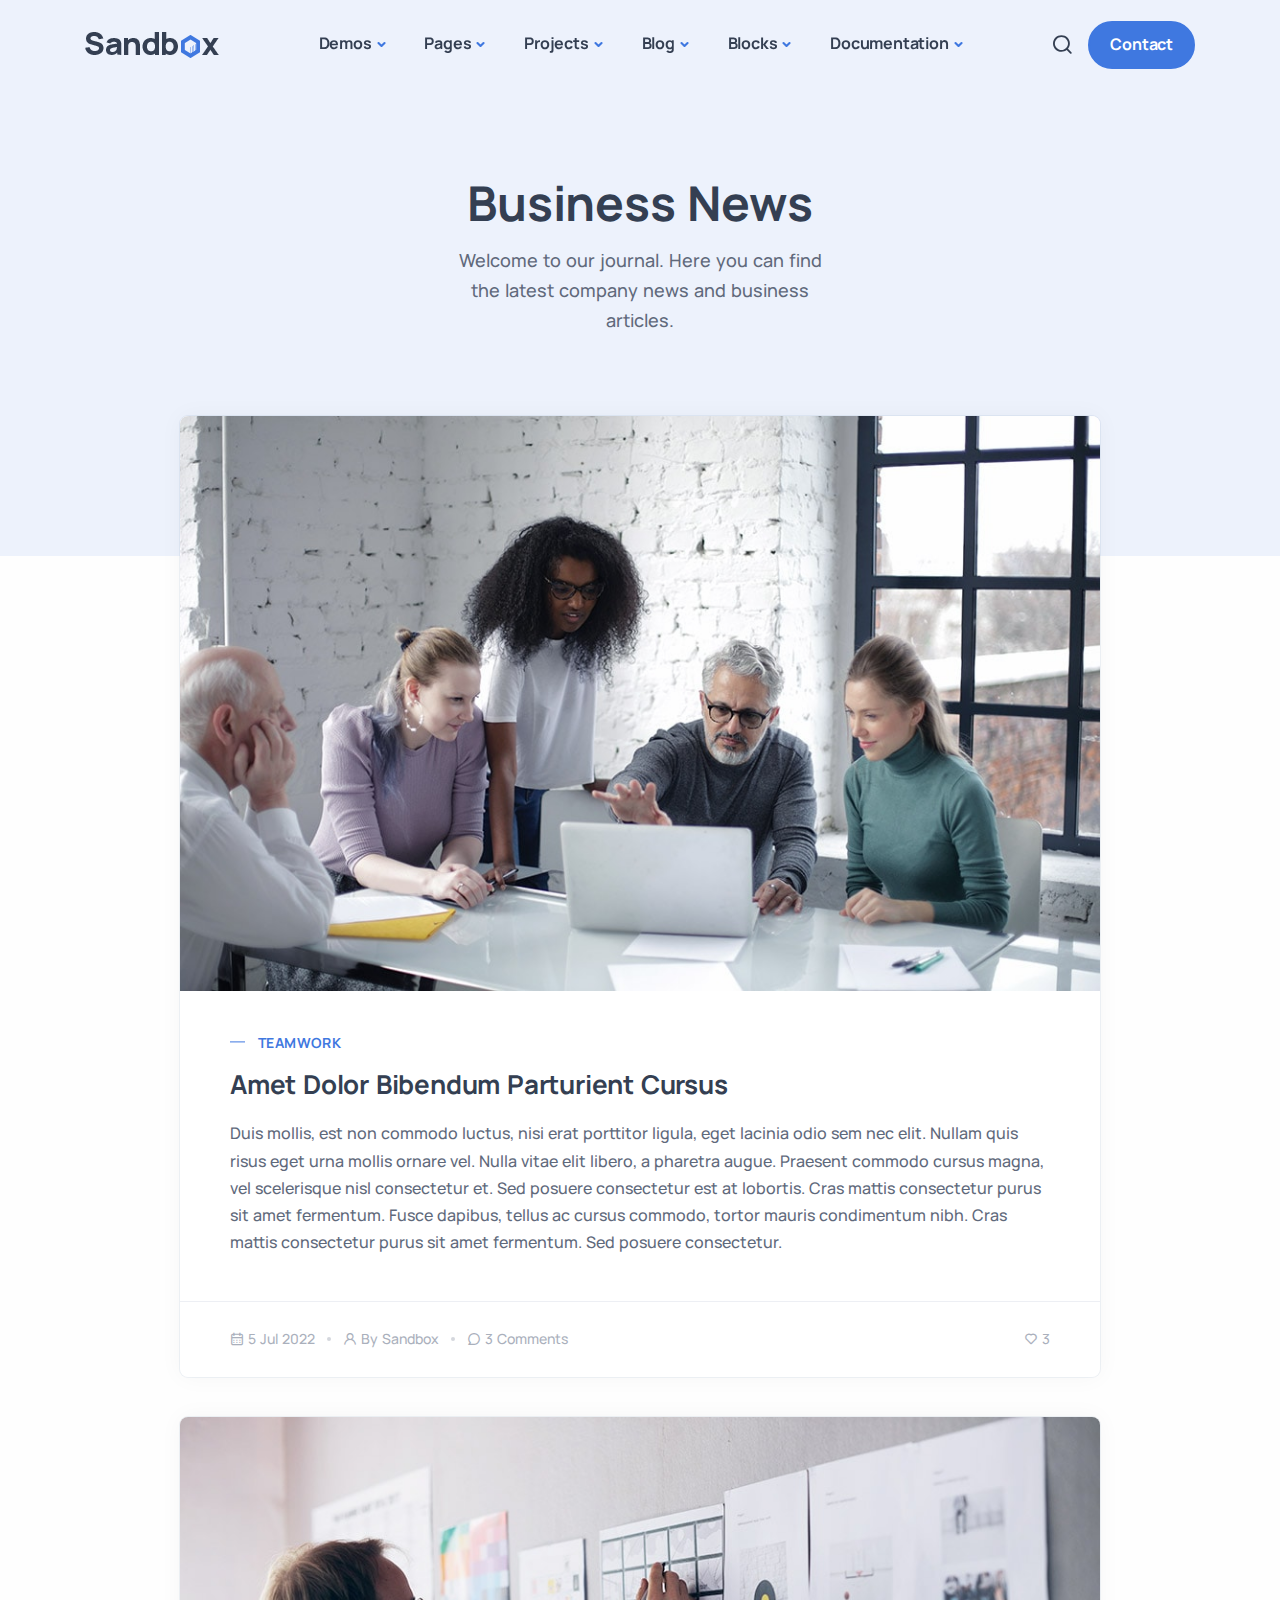
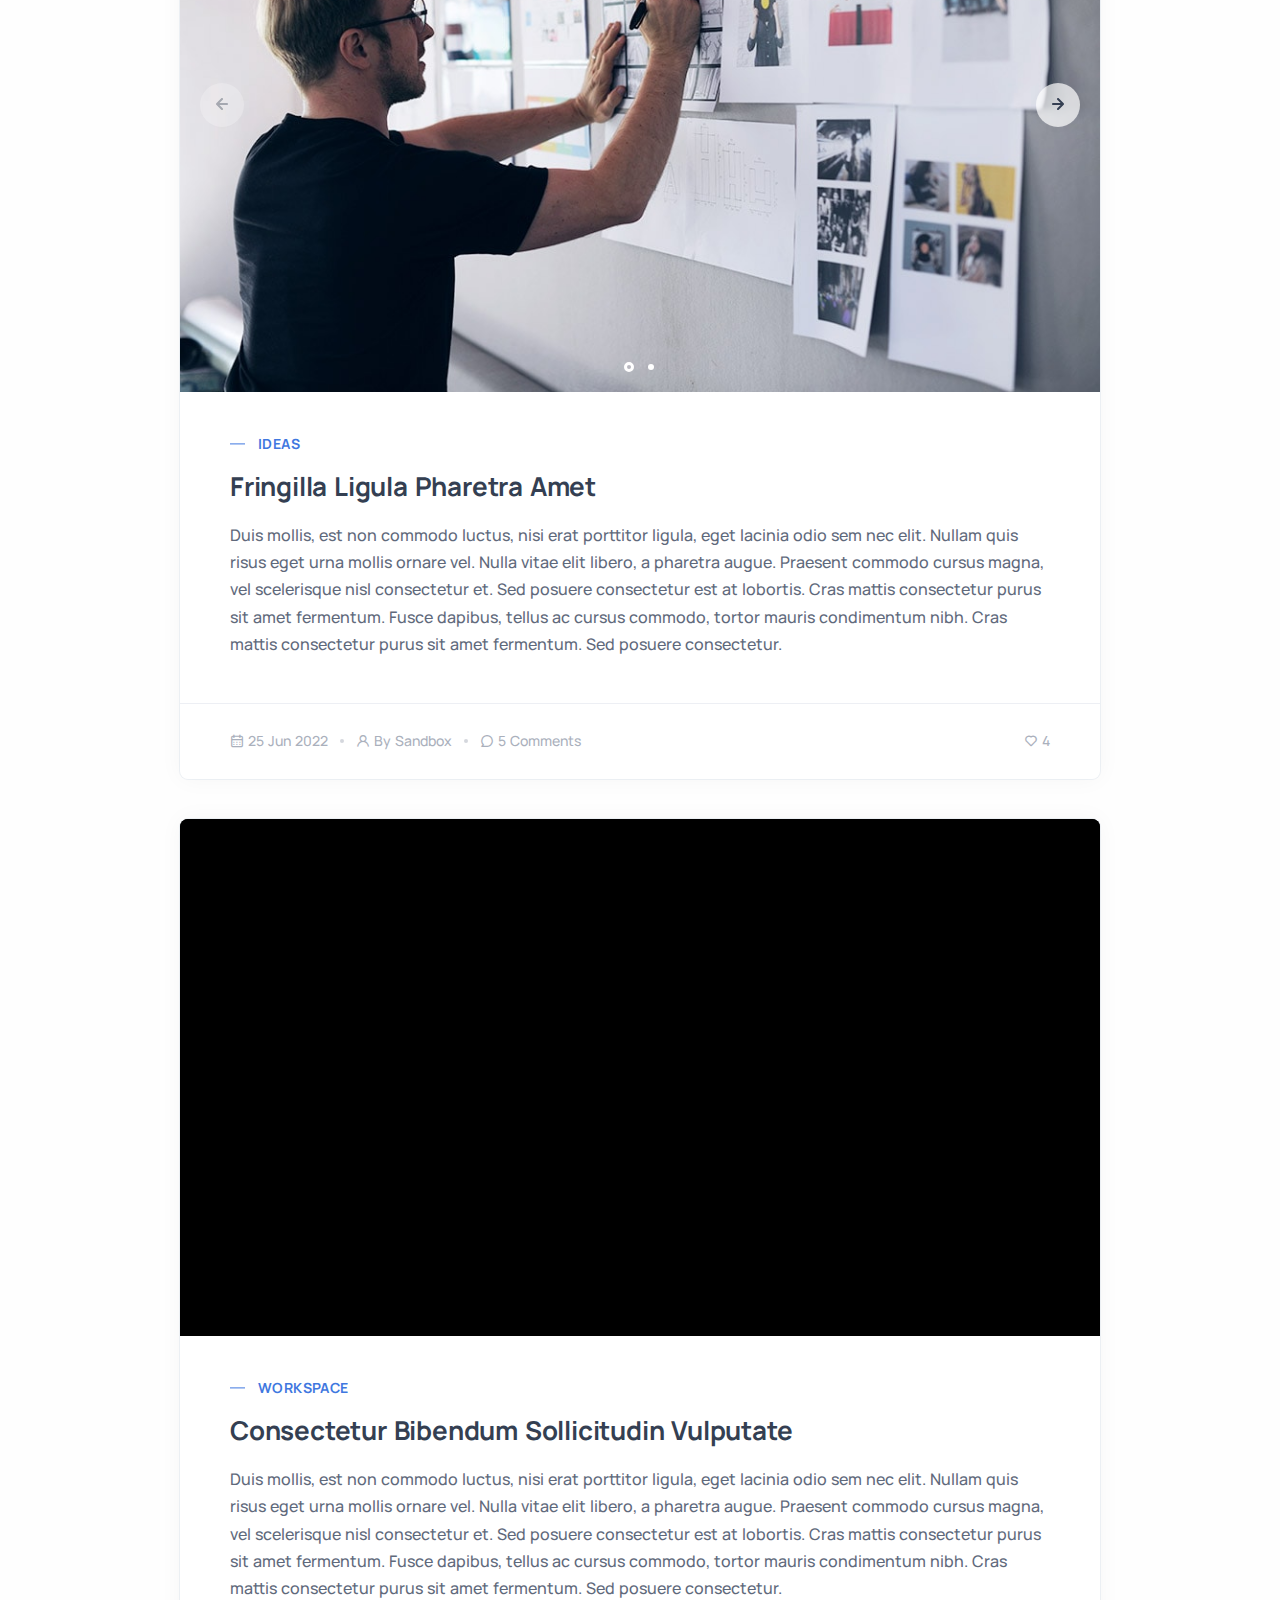
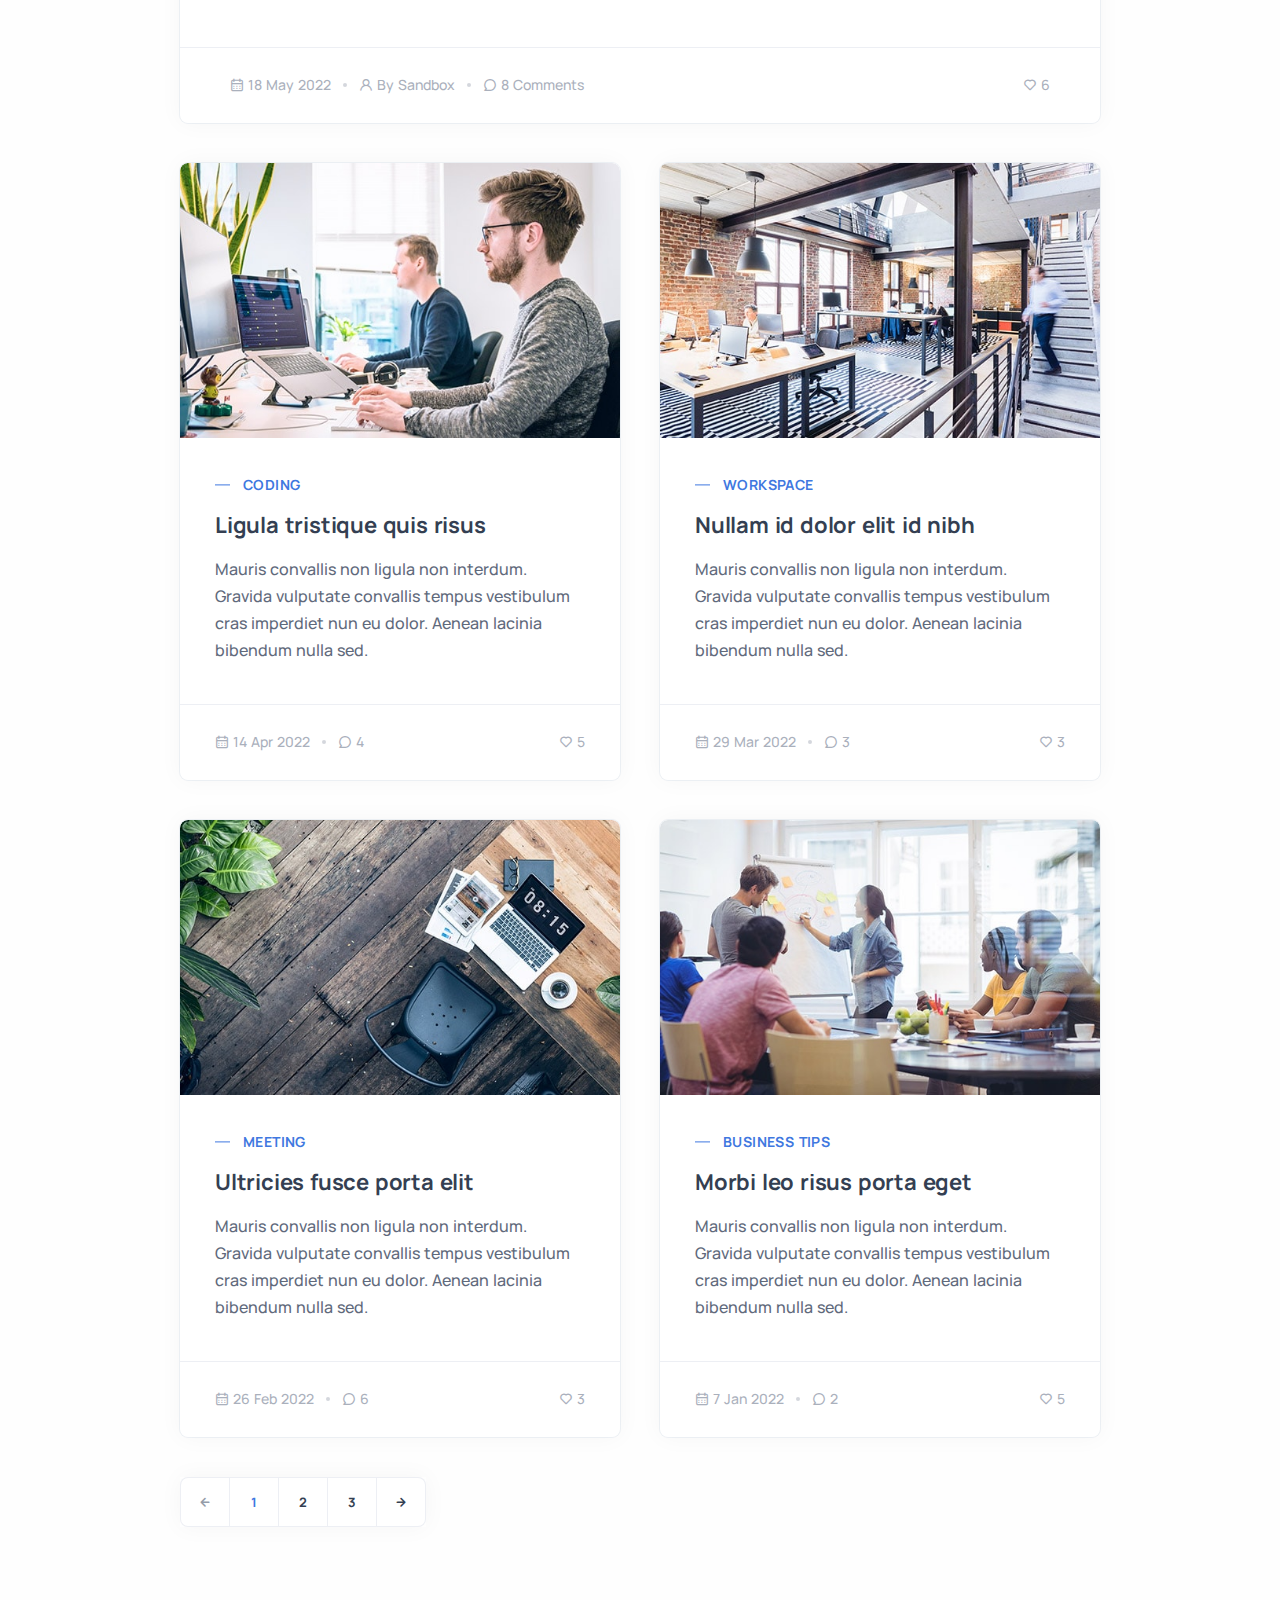
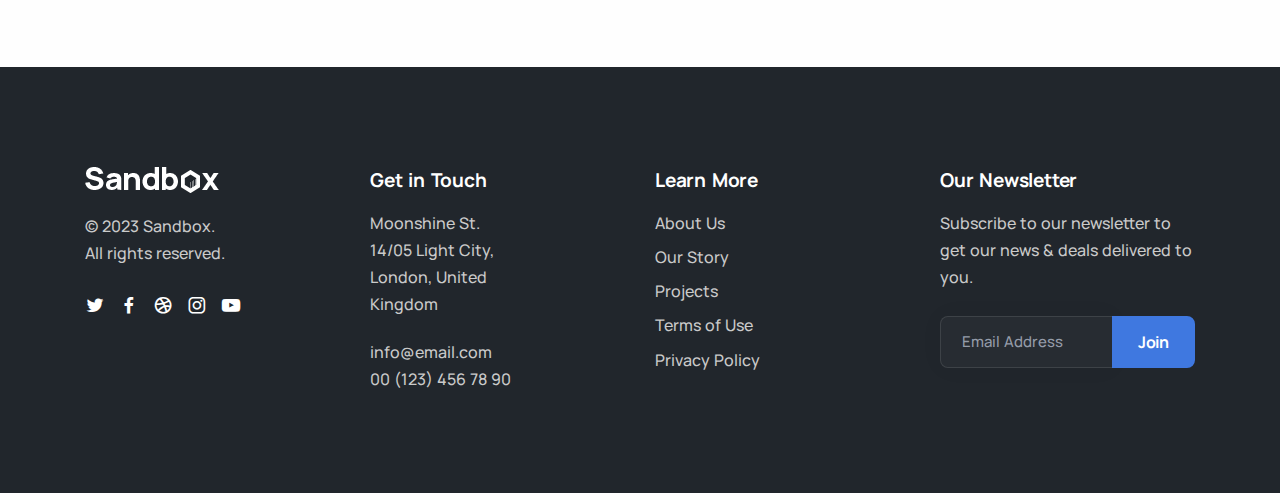
<file: blog.html>
<!DOCTYPE html>
<html lang="en">

<head>
  <meta charset="utf-8">
  <meta name="viewport" content="width=device-width, initial-scale=1.0">
  <meta name="description" content="An impressive and flawless site template that includes various UI elements and countless features, attractive ready-made blocks and rich pages, basically everything you need to create a unique and professional website.">
  <meta name="keywords" content="bootstrap 5, business, corporate, creative, gulp, marketing, minimal, modern, multipurpose, one page, responsive, saas, sass, seo, startup, html5 template, site template">
  <meta name="author" content="elemis">
  <title>Sandbox - Modern & Multipurpose Bootstrap 5 Template</title>
  <link rel="shortcut icon" href="./assets/img/favicon.png">
  <link rel="stylesheet" href="./assets/css/plugins.css">
  <link rel="stylesheet" href="./assets/css/style.css">
</head>

<body>
  <div class="content-wrapper">
    <header class="wrapper bg-soft-primary">
      <nav class="navbar navbar-expand-lg center-nav transparent navbar-light">
        <div class="container flex-lg-row flex-nowrap align-items-center">
          <div class="navbar-brand w-100">
            <a href="./index.html">
              <img src="./assets/img/logo.png" srcset="./assets/img/logo@2x.png 2x" alt="" />
            </a>
          </div>
          <div class="navbar-collapse offcanvas offcanvas-nav offcanvas-start">
            <div class="offcanvas-header d-lg-none">
              <h3 class="text-white fs-30 mb-0">Sandbox</h3>
              <button type="button" class="btn-close btn-close-white" data-bs-dismiss="offcanvas" aria-label="Close"></button>
            </div>
            <div class="offcanvas-body ms-lg-auto d-flex flex-column h-100">
              <ul class="navbar-nav">
                <li class="nav-item dropdown dropdown-mega">
                  <a class="nav-link dropdown-toggle" href="#" data-bs-toggle="dropdown">Demos</a>
                  <ul class="dropdown-menu mega-menu mega-menu-dark mega-menu-img">
                    <li class="mega-menu-content mega-menu-scroll">
                      <ul class="row row-cols-1 row-cols-lg-6 gx-0 gx-lg-4 gy-lg-2 list-unstyled">
                        <li class="col">
                          <a class="dropdown-item" href="./demo1.html">
                            <figure class="rounded lift d-none d-lg-block"><img src="./assets/img/demos/mi1.jpg" srcset="./assets/img/demos/mi1@2x.jpg 2x" alt=""></figure>
                            <span class="d-lg-none">Demo 1</span>
                          </a>
                        </li>
                        <li class="col">
                          <a class="dropdown-item" href="./demo2.html">
                            <figure class="rounded lift d-none d-lg-block"><img src="./assets/img/demos/mi2.jpg" srcset="./assets/img/demos/mi2@2x.jpg 2x" alt=""></figure>
                            <span class="d-lg-none">Demo 2</span>
                          </a>
                        </li>
                        <li class="col">
                          <a class="dropdown-item" href="./demo3.html">
                            <figure class="rounded lift d-none d-lg-block"><img src="./assets/img/demos/mi3.jpg" srcset="./assets/img/demos/mi3@2x.jpg 2x" alt=""></figure>
                            <span class="d-lg-none">Demo 3</span>
                          </a>
                        </li>
                        <li class="col">
                          <a class="dropdown-item" href="./demo4.html">
                            <figure class="rounded lift d-none d-lg-block"><img src="./assets/img/demos/mi4.jpg" srcset="./assets/img/demos/mi4@2x.jpg 2x" alt=""></figure>
                            <span class="d-lg-none">Demo 4</span>
                          </a>
                        </li>
                        <li class="col">
                          <a class="dropdown-item" href="./demo5.html">
                            <figure class="rounded lift d-none d-lg-block"><img src="./assets/img/demos/mi5.jpg" srcset="./assets/img/demos/mi5@2x.jpg 2x" alt=""></figure>
                            <span class="d-lg-none">Demo 5</span>
                          </a>
                        </li>
                        <li class="col">
                          <a class="dropdown-item" href="./demo6.html">
                            <figure class="rounded lift d-none d-lg-block"><img src="./assets/img/demos/mi6.jpg" srcset="./assets/img/demos/mi6@2x.jpg 2x" alt=""></figure>
                            <span class="d-lg-none">Demo 6</span>
                          </a>
                        </li>
                        <li class="col">
                          <a class="dropdown-item" href="./demo7.html">
                            <figure class="rounded lift d-none d-lg-block"><img src="./assets/img/demos/mi7.jpg" srcset="./assets/img/demos/mi7@2x.jpg 2x" alt=""></figure>
                            <span class="d-lg-none">Demo 7</span>
                          </a>
                        </li>
                        <li class="col">
                          <a class="dropdown-item" href="./demo8.html">
                            <figure class="rounded lift d-none d-lg-block"><img src="./assets/img/demos/mi8.jpg" srcset="./assets/img/demos/mi8@2x.jpg 2x" alt=""></figure>
                            <span class="d-lg-none">Demo 8</span>
                          </a>
                        </li>
                        <li class="col">
                          <a class="dropdown-item" href="./demo9.html">
                            <figure class="rounded lift d-none d-lg-block"><img src="./assets/img/demos/mi9.jpg" srcset="./assets/img/demos/mi9@2x.jpg 2x" alt=""></figure>
                            <span class="d-lg-none">Demo 9</span>
                          </a>
                        </li>
                        <li class="col">
                          <a class="dropdown-item" href="./demo10.html">
                            <figure class="rounded lift d-none d-lg-block"><img src="./assets/img/demos/mi10.jpg" srcset="./assets/img/demos/mi10@2x.jpg 2x" alt=""></figure>
                            <span class="d-lg-none">Demo 10</span>
                          </a>
                        </li>
                        <li class="col">
                          <a class="dropdown-item" href="./demo11.html">
                            <figure class="rounded lift d-none d-lg-block"><img src="./assets/img/demos/mi11.jpg" srcset="./assets/img/demos/mi11@2x.jpg 2x" alt=""></figure>
                            <span class="d-lg-none">Demo 11</span>
                          </a>
                        </li>
                        <li class="col">
                          <a class="dropdown-item" href="./demo12.html">
                            <figure class="rounded lift d-none d-lg-block"><img src="./assets/img/demos/mi12.jpg" srcset="./assets/img/demos/mi12@2x.jpg 2x" alt=""></figure>
                            <span class="d-lg-none">Demo 12</span>
                          </a>
                        </li>
                        <li class="col">
                          <a class="dropdown-item" href="./demo13.html">
                            <figure class="rounded lift d-none d-lg-block"><img src="./assets/img/demos/mi13.jpg" srcset="./assets/img/demos/mi13@2x.jpg 2x" alt=""></figure>
                            <span class="d-lg-none">Demo 13</span>
                          </a>
                        </li>
                        <li class="col">
                          <a class="dropdown-item" href="./demo14.html">
                            <figure class="rounded lift d-none d-lg-block"><img src="./assets/img/demos/mi14.jpg" srcset="./assets/img/demos/mi14@2x.jpg 2x" alt=""></figure>
                            <span class="d-lg-none">Demo 14</span>
                          </a>
                        </li>
                        <li class="col">
                          <a class="dropdown-item" href="./demo15.html">
                            <figure class="rounded lift d-none d-lg-block"><img src="./assets/img/demos/mi15.jpg" srcset="./assets/img/demos/mi15@2x.jpg 2x" alt=""></figure>
                            <span class="d-lg-none">Demo 15</span>
                          </a>
                        </li>
                        <li class="col">
                          <a class="dropdown-item" href="./demo16.html">
                            <figure class="rounded lift d-none d-lg-block"><img src="./assets/img/demos/mi16.jpg" srcset="./assets/img/demos/mi16@2x.jpg 2x" alt=""></figure>
                            <span class="d-lg-none">Demo 16</span>
                          </a>
                        </li>
                        <li class="col">
                          <a class="dropdown-item" href="./demo17.html">
                            <figure class="rounded lift d-none d-lg-block"><img src="./assets/img/demos/mi17.jpg" srcset="./assets/img/demos/mi17@2x.jpg 2x" alt=""></figure>
                            <span class="d-lg-none">Demo 17</span>
                          </a>
                        </li>
                        <li class="col">
                          <a class="dropdown-item" href="./demo18.html">
                            <figure class="rounded lift d-none d-lg-block"><img src="./assets/img/demos/mi18.jpg" srcset="./assets/img/demos/mi18@2x.jpg 2x" alt=""></figure>
                            <span class="d-lg-none">Demo 18</span>
                          </a>
                        </li>
                        <li class="col">
                          <a class="dropdown-item" href="./demo19.html">
                            <figure class="rounded lift d-none d-lg-block"><img src="./assets/img/demos/mi19.jpg" srcset="./assets/img/demos/mi19@2x.jpg 2x" alt=""></figure>
                            <span class="d-lg-none">Demo 19</span>
                          </a>
                        </li>
                        <li class="col">
                          <a class="dropdown-item" href="./demo20.html">
                            <figure class="rounded lift d-none d-lg-block"><img src="./assets/img/demos/mi20.jpg" srcset="./assets/img/demos/mi20@2x.jpg 2x" alt=""></figure>
                            <span class="d-lg-none">Demo 20</span>
                          </a>
                        </li>
                        <li class="col">
                          <a class="dropdown-item" href="./demo21.html">
                            <figure class="rounded lift d-none d-lg-block"><img src="./assets/img/demos/mi21.jpg" srcset="./assets/img/demos/mi21@2x.jpg 2x" alt=""></figure>
                            <span class="d-lg-none">Demo 21</span>
                          </a>
                        </li>
                        <li class="col">
                          <a class="dropdown-item" href="./demo22.html">
                            <figure class="rounded lift d-none d-lg-block"><img src="./assets/img/demos/mi22.jpg" srcset="./assets/img/demos/mi22@2x.jpg 2x" alt=""></figure>
                            <span class="d-lg-none">Demo 22</span>
                          </a>
                        </li>
                        <li class="col">
                          <a class="dropdown-item" href="./demo23.html">
                            <figure class="rounded lift d-none d-lg-block"><img src="./assets/img/demos/mi23.jpg" srcset="./assets/img/demos/mi23@2x.jpg 2x" alt=""></figure>
                            <span class="d-lg-none">Demo 23</span>
                          </a>
                        </li>
                        <li class="col">
                          <a class="dropdown-item" href="./demo24.html">
                            <figure class="rounded lift d-none d-lg-block"><img src="./assets/img/demos/mi24.jpg" srcset="./assets/img/demos/mi24@2x.jpg 2x" alt=""></figure>
                            <span class="d-lg-none">Demo 24</span>
                          </a>
                        </li>
                        <li class="col">
                          <a class="dropdown-item" href="./demo25.html">
                            <figure class="rounded lift d-none d-lg-block"><img src="./assets/img/demos/mi25.jpg" srcset="./assets/img/demos/mi25@2x.jpg 2x" alt=""></figure>
                            <span class="d-lg-none">Demo 25</span>
                          </a>
                        </li>
                        <li class="col">
                          <a class="dropdown-item" href="./demo26.html">
                            <figure class="rounded lift d-none d-lg-block"><img src="./assets/img/demos/mi26.jpg" srcset="./assets/img/demos/mi26@2x.jpg 2x" alt=""></figure>
                            <span class="d-lg-none">Demo 26</span>
                          </a>
                        </li>
                        <li class="col">
                          <a class="dropdown-item" href="./demo27.html">
                            <figure class="rounded lift d-none d-lg-block"><img src="./assets/img/demos/mi27.jpg" srcset="./assets/img/demos/mi27@2x.jpg 2x" alt=""></figure>
                            <span class="d-lg-none">Demo 27</span>
                          </a>
                        </li>
                        <li class="col">
                          <a class="dropdown-item" href="./demo28.html">
                            <figure class="rounded lift d-none d-lg-block"><img src="./assets/img/demos/mi28.jpg" srcset="./assets/img/demos/mi28@2x.jpg 2x" alt=""></figure>
                            <span class="d-lg-none">Demo 28</span>
                          </a>
                        </li>
                        <li class="col">
                          <a class="dropdown-item" href="./demo29.html">
                            <figure class="rounded lift d-none d-lg-block"><img src="./assets/img/demos/mi29.jpg" srcset="./assets/img/demos/mi29@2x.jpg 2x" alt=""></figure>
                            <span class="d-lg-none">Demo 29</span>
                          </a>
                        </li>
                        <li class="col">
                          <a class="dropdown-item" href="./demo30.html">
                            <figure class="rounded lift d-none d-lg-block"><img src="./assets/img/demos/mi30.jpg" srcset="./assets/img/demos/mi30@2x.jpg 2x" alt=""></figure>
                            <span class="d-lg-none">Demo 30</span>
                          </a>
                        </li>
                        <li class="col">
                          <a class="dropdown-item" href="./demo31.html">
                            <figure class="rounded lift d-none d-lg-block"><img src="./assets/img/demos/mi31.jpg" srcset="./assets/img/demos/mi31@2x.jpg 2x" alt=""></figure>
                            <span class="d-lg-none">Demo 31</span>
                          </a>
                        </li>
                        <li class="col">
                          <a class="dropdown-item" href="./demo32.html">
                            <figure class="rounded lift d-none d-lg-block"><img src="./assets/img/demos/mi32.jpg" srcset="./assets/img/demos/mi32@2x.jpg 2x" alt=""></figure>
                            <span class="d-lg-none">Demo 32</span>
                          </a>
                        </li>
                        <li class="col">
                          <a class="dropdown-item" href="./demo33.html">
                            <figure class="rounded lift d-none d-lg-block"><img src="./assets/img/demos/mi33.jpg" srcset="./assets/img/demos/mi33@2x.jpg 2x" alt=""></figure>
                            <span class="d-lg-none">Demo 33</span>
                          </a>
                        </li>
                        <li class="col">
                          <a class="dropdown-item" href="./demo34.html">
                            <figure class="rounded lift d-none d-lg-block"><img src="./assets/img/demos/mi34.jpg" srcset="./assets/img/demos/mi34@2x.jpg 2x" alt=""></figure>
                            <span class="d-lg-none">Demo 34</span>
                          </a>
                        </li>
                      </ul>
                      <!--/.row -->
                      <span class="d-none d-lg-flex"><i class="uil uil-direction"></i><strong>Scroll to view more</strong></span>
                    </li>
                    <!--/.mega-menu-content-->
                  </ul>
                  <!--/.dropdown-menu -->
                </li>
                <li class="nav-item dropdown">
                  <a class="nav-link dropdown-toggle" href="#" data-bs-toggle="dropdown">Pages</a>
                  <ul class="dropdown-menu">
                    <li class="dropdown dropdown-submenu dropend"><a class="dropdown-item dropdown-toggle" href="#" data-bs-toggle="dropdown">Services</a>
                      <ul class="dropdown-menu">
                        <li class="nav-item"><a class="dropdown-item" href="./services.html">Services I</a></li>
                        <li class="nav-item"><a class="dropdown-item" href="./services2.html">Services II</a></li>
                      </ul>
                    </li>
                    <li class="dropdown dropdown-submenu dropend"><a class="dropdown-item dropdown-toggle" href="#" data-bs-toggle="dropdown">About</a>
                      <ul class="dropdown-menu">
                        <li class="nav-item"><a class="dropdown-item" href="./about.html">About I</a></li>
                        <li class="nav-item"><a class="dropdown-item" href="./about2.html">About II</a></li>
                      </ul>
                    </li>
                    <li class="dropdown dropdown-submenu dropend"><a class="dropdown-item dropdown-toggle" href="#" data-bs-toggle="dropdown">Shop</a>
                      <ul class="dropdown-menu">
                        <li class="nav-item"><a class="dropdown-item" href="./shop.html">Shop I</a></li>
                        <li class="nav-item"><a class="dropdown-item" href="./shop2.html">Shop II</a></li>
                        <li class="nav-item"><a class="dropdown-item" href="./shop-product.html">Product Page</a></li>
                        <li class="nav-item"><a class="dropdown-item" href="./shop-cart.html">Shopping Cart</a></li>
                        <li class="nav-item"><a class="dropdown-item" href="./shop-checkout.html">Checkout</a></li>
                      </ul>
                    </li>
                    <li class="dropdown dropdown-submenu dropend"><a class="dropdown-item dropdown-toggle" href="#" data-bs-toggle="dropdown">Contact</a>
                      <ul class="dropdown-menu">
                        <li class="nav-item"><a class="dropdown-item" href="./contact.html">Contact I</a></li>
                        <li class="nav-item"><a class="dropdown-item" href="./contact2.html">Contact II</a></li>
                        <li class="nav-item"><a class="dropdown-item" href="./contact3.html">Contact III</a></li>
                      </ul>
                    </li>
                    <li class="dropdown dropdown-submenu dropend"><a class="dropdown-item dropdown-toggle" href="#" data-bs-toggle="dropdown">Career</a>
                      <ul class="dropdown-menu">
                        <li class="nav-item"><a class="dropdown-item" href="./career.html">Job Listing I</a></li>
                        <li class="nav-item"><a class="dropdown-item" href="./career2.html">Job Listing II</a></li>
                        <li class="nav-item"><a class="dropdown-item" href="./career-job.html">Job Description</a></li>
                      </ul>
                    </li>
                    <li class="dropdown dropdown-submenu dropend"><a class="dropdown-item dropdown-toggle" href="#" data-bs-toggle="dropdown">Utility</a>
                      <ul class="dropdown-menu">
                        <li class="nav-item"><a class="dropdown-item" href="./404.html">404 Not Found</a></li>
                        <li class="nav-item"><a class="dropdown-item" href="./page-loader.html">Page Loader</a></li>
                        <li class="nav-item"><a class="dropdown-item" href="./signin.html">Sign In I</a></li>
                        <li class="nav-item"><a class="dropdown-item" href="./signin2.html">Sign In II</a></li>
                        <li class="nav-item"><a class="dropdown-item" href="./signup.html">Sign Up I</a></li>
                        <li class="nav-item"><a class="dropdown-item" href="./signup2.html">Sign Up II</a></li>
                        <li class="nav-item"><a class="dropdown-item" href="./terms.html">Terms</a></li>
                      </ul>
                    </li>
                    <li class="nav-item"><a class="dropdown-item" href="./pricing.html">Pricing</a></li>
                    <li class="nav-item"><a class="dropdown-item" href="./onepage.html">One Page</a></li>
                  </ul>
                </li>
                <li class="nav-item dropdown">
                  <a class="nav-link dropdown-toggle" href="#" data-bs-toggle="dropdown">Projects</a>
                  <div class="dropdown-menu dropdown-lg">
                    <div class="dropdown-lg-content">
                      <div>
                        <h6 class="dropdown-header">Project Pages</h6>
                        <ul class="list-unstyled">
                          <li><a class="dropdown-item" href="./projects.html">Projects I</a></li>
                          <li><a class="dropdown-item" href="./projects2.html">Projects II</a></li>
                          <li><a class="dropdown-item" href="./projects3.html">Projects III</a></li>
                          <li><a class="dropdown-item" href="./projects4.html">Projects IV</a></li>
                        </ul>
                      </div>
                      <!-- /.column -->
                      <div>
                        <h6 class="dropdown-header">Single Projects</h6>
                        <ul class="list-unstyled">
                          <li><a class="dropdown-item" href="./single-project.html">Single Project I</a></li>
                          <li><a class="dropdown-item" href="./single-project2.html">Single Project II</a></li>
                          <li><a class="dropdown-item" href="./single-project3.html">Single Project III</a></li>
                          <li><a class="dropdown-item" href="./single-project4.html">Single Project IV</a></li>
                        </ul>
                      </div>
                      <!-- /.column -->
                    </div>
                    <!-- /auto-column -->
                  </div>
                </li>
                <li class="nav-item dropdown">
                  <a class="nav-link dropdown-toggle" href="#" data-bs-toggle="dropdown">Blog</a>
                  <ul class="dropdown-menu">
                    <li class="nav-item"><a class="dropdown-item" href="./blog.html">Blog without Sidebar</a></li>
                    <li class="nav-item"><a class="dropdown-item" href="./blog2.html">Blog with Sidebar</a></li>
                    <li class="nav-item"><a class="dropdown-item" href="./blog3.html">Blog with Left Sidebar</a></li>
                    <li class="dropdown dropdown-submenu dropend"><a class="dropdown-item dropdown-toggle" href="#" data-bs-toggle="dropdown">Blog Posts</a>
                      <ul class="dropdown-menu">
                        <li class="nav-item"><a class="dropdown-item" href="./blog-post.html">Post without Sidebar</a></li>
                        <li class="nav-item"><a class="dropdown-item" href="./blog-post2.html">Post with Sidebar</a></li>
                        <li class="nav-item"><a class="dropdown-item" href="./blog-post3.html">Post with Left Sidebar</a></li>
                      </ul>
                    </li>
                  </ul>
                </li>
                <li class="nav-item dropdown dropdown-mega">
                  <a class="nav-link dropdown-toggle" href="#" data-bs-toggle="dropdown">Blocks</a>
                  <ul class="dropdown-menu mega-menu mega-menu-dark mega-menu-img">
                    <li class="mega-menu-content">
                      <ul class="row row-cols-1 row-cols-lg-6 gx-0 gx-lg-6 gy-lg-4 list-unstyled">
                        <li class="col"><a class="dropdown-item" href="./docs/blocks/about.html">
                            <div class="rounded img-svg d-none d-lg-block p-4 mb-lg-2"><img class="rounded-0" src="./assets/img/demos/block1.svg" alt=""></div>
                            <span>About</span>
                          </a>
                        </li>
                        <li class="col"><a class="dropdown-item" href="./docs/blocks/blog.html">
                            <div class="rounded img-svg d-none d-lg-block p-4 mb-lg-2"><img class="rounded-0" src="./assets/img/demos/block2.svg" alt=""></div>
                            <span>Blog</span>
                          </a>
                        </li>
                        <li class="col"><a class="dropdown-item" href="./docs/blocks/call-to-action.html">
                            <div class="rounded img-svg d-none d-lg-block p-4 mb-lg-2"><img class="rounded-0" src="./assets/img/demos/block3.svg" alt=""></div>
                            <span>Call to Action</span>
                          </a>
                        </li>
                        <li class="col"><a class="dropdown-item" href="./docs/blocks/clients.html">
                            <div class="rounded img-svg d-none d-lg-block p-4 mb-lg-2"><img class="rounded-0" src="./assets/img/demos/block4.svg" alt=""></div>
                            <span>Clients</span>
                          </a>
                        </li>
                        <li class="col"><a class="dropdown-item" href="./docs/blocks/contact.html">
                            <div class="rounded img-svg d-none d-lg-block p-4 mb-lg-2"><img class="rounded-0" src="./assets/img/demos/block5.svg" alt=""></div>
                            <span>Contact</span>
                          </a>
                        </li>
                        <li class="col"><a class="dropdown-item" href="./docs/blocks/facts.html">
                            <div class="rounded img-svg d-none d-lg-block p-4 mb-lg-2"><img class="rounded-0" src="./assets/img/demos/block6.svg" alt=""></div>
                            <span>Facts</span>
                          </a>
                        </li>
                        <li class="col"><a class="dropdown-item" href="./docs/blocks/faq.html">
                            <div class="rounded img-svg d-none d-lg-block p-4 mb-lg-2"><img class="rounded-0" src="./assets/img/demos/block7.svg" alt=""></div>
                            <span>FAQ</span>
                          </a>
                        </li>
                        <li class="col"><a class="dropdown-item" href="./docs/blocks/features.html">
                            <div class="rounded img-svg d-none d-lg-block p-4 mb-lg-2"><img class="rounded-0" src="./assets/img/demos/block8.svg" alt=""></div>
                            <span>Features</span>
                          </a>
                        </li>
                        <li class="col"><a class="dropdown-item" href="./docs/blocks/footer.html">
                            <div class="rounded img-svg d-none d-lg-block p-4 mb-lg-2"><img class="rounded-0" src="./assets/img/demos/block9.svg" alt=""></div>
                            <span>Footer</span>
                          </a>
                        </li>
                        <li class="col"><a class="dropdown-item" href="./docs/blocks/hero.html">
                            <div class="rounded img-svg d-none d-lg-block p-4 mb-lg-2"><img class="rounded-0" src="./assets/img/demos/block10.svg" alt=""></div>
                            <span>Hero</span>
                          </a>
                        </li>
                        <li class="col"><a class="dropdown-item" href="./docs/blocks/misc.html">
                            <div class="rounded img-svg d-none d-lg-block p-4 mb-lg-2"><img class="rounded-0" src="./assets/img/demos/block17.svg" alt=""></div>
                            <span>Misc</span>
                          </a>
                        </li>
                        <li class="col"><a class="dropdown-item" href="./docs/blocks/navbar.html">
                            <div class="rounded img-svg d-none d-lg-block p-4 mb-lg-2"><img class="rounded-0" src="./assets/img/demos/block11.svg" alt=""></div>
                            <span>Navbar</span>
                          </a>
                        </li>
                        <li class="col"><a class="dropdown-item" href="./docs/blocks/portfolio.html">
                            <div class="rounded img-svg d-none d-lg-block p-4 mb-lg-2"><img class="rounded-0" src="./assets/img/demos/block12.svg" alt=""></div>
                            <span>Portfolio</span>
                          </a>
                        </li>
                        <li class="col"><a class="dropdown-item" href="./docs/blocks/pricing.html">
                            <div class="rounded img-svg d-none d-lg-block p-4 mb-lg-2"><img class="rounded-0" src="./assets/img/demos/block13.svg" alt=""></div>
                            <span>Pricing</span>
                          </a>
                        </li>
                        <li class="col"><a class="dropdown-item" href="./docs/blocks/process.html">
                            <div class="rounded img-svg d-none d-lg-block p-4 mb-lg-2"><img class="rounded-0" src="./assets/img/demos/block14.svg" alt=""></div>
                            <span>Process</span>
                          </a>
                        </li>
                        <li class="col"><a class="dropdown-item" href="./docs/blocks/team.html">
                            <div class="rounded img-svg d-none d-lg-block p-4 mb-lg-2"><img class="rounded-0" src="./assets/img/demos/block15.svg" alt=""></div>
                            <span>Team</span>
                          </a>
                        </li>
                        <li class="col"><a class="dropdown-item" href="./docs/blocks/testimonials.html">
                            <div class="rounded img-svg d-none d-lg-block p-4 mb-lg-2"><img class="rounded-0" src="./assets/img/demos/block16.svg" alt=""></div>
                            <span>Testimonials</span>
                          </a>
                        </li>
                      </ul>
                      <!--/.row -->
                    </li>
                    <!--/.mega-menu-content-->
                  </ul>
                  <!--/.dropdown-menu -->
                </li>
                <li class="nav-item dropdown dropdown-mega">
                  <a class="nav-link dropdown-toggle" href="#" data-bs-toggle="dropdown">Documentation</a>
                  <ul class="dropdown-menu mega-menu">
                    <li class="mega-menu-content">
                      <div class="row gx-0 gx-lg-3">
                        <div class="col-lg-4">
                          <h6 class="dropdown-header">Usage</h6>
                          <ul class="list-unstyled cc-2 pb-lg-1">
                            <li><a class="dropdown-item" href="./docs/index.html">Get Started</a></li>
                            <li><a class="dropdown-item" href="./docs/forms.html">Forms</a></li>
                            <li><a class="dropdown-item" href="./docs/faq.html">FAQ</a></li>
                            <li><a class="dropdown-item" href="./docs/changelog.html">Changelog</a></li>
                            <li><a class="dropdown-item" href="./docs/credits.html">Credits</a></li>
                          </ul>
                          <h6 class="dropdown-header mt-lg-6">Styleguide</h6>
                          <ul class="list-unstyled cc-2">
                            <li><a class="dropdown-item" href="./docs/styleguide/colors.html">Colors</a></li>
                            <li><a class="dropdown-item" href="./docs/styleguide/fonts.html">Fonts</a></li>
                            <li><a class="dropdown-item" href="./docs/styleguide/icons-svg.html">SVG Icons</a></li>
                            <li><a class="dropdown-item" href="./docs/styleguide/icons-font.html">Font Icons</a></li>
                            <li><a class="dropdown-item" href="./docs/styleguide/illustrations.html">Illustrations</a></li>
                            <li><a class="dropdown-item" href="./docs/styleguide/backgrounds.html">Backgrounds</a></li>
                            <li><a class="dropdown-item" href="./docs/styleguide/misc.html">Misc</a></li>
                          </ul>
                        </div>
                        <!--/column -->
                        <div class="col-lg-8">
                          <h6 class="dropdown-header">Elements</h6>
                          <ul class="list-unstyled cc-3">
                            <li><a class="dropdown-item" href="./docs/elements/accordion.html">Accordion</a></li>
                            <li><a class="dropdown-item" href="./docs/elements/alerts.html">Alerts</a></li>
                            <li><a class="dropdown-item" href="./docs/elements/animations.html">Animations</a></li>
                            <li><a class="dropdown-item" href="./docs/elements/avatars.html">Avatars</a></li>
                            <li><a class="dropdown-item" href="./docs/elements/background.html">Background</a></li>
                            <li><a class="dropdown-item" href="./docs/elements/badges.html">Badges</a></li>
                            <li><a class="dropdown-item" href="./docs/elements/buttons.html">Buttons</a></li>
                            <li><a class="dropdown-item" href="./docs/elements/card.html">Card</a></li>
                            <li><a class="dropdown-item" href="./docs/elements/carousel.html">Carousel</a></li>
                            <li><a class="dropdown-item" href="./docs/elements/dividers.html">Dividers</a></li>
                            <li><a class="dropdown-item" href="./docs/elements/form-elements.html">Form Elements</a></li>
                            <li><a class="dropdown-item" href="./docs/elements/image-hover.html">Image Hover</a></li>
                            <li><a class="dropdown-item" href="./docs/elements/image-mask.html">Image Mask</a></li>
                            <li><a class="dropdown-item" href="./docs/elements/lightbox.html">Lightbox</a></li>
                            <li><a class="dropdown-item" href="./docs/elements/player.html">Media Player</a></li>
                            <li><a class="dropdown-item" href="./docs/elements/modal.html">Modal</a></li>
                            <li><a class="dropdown-item" href="./docs/elements/pagination.html">Pagination</a></li>
                            <li><a class="dropdown-item" href="./docs/elements/progressbar.html">Progressbar</a></li>
                            <li><a class="dropdown-item" href="./docs/elements/shadows.html">Shadows</a></li>
                            <li><a class="dropdown-item" href="./docs/elements/shapes.html">Shapes</a></li>
                            <li><a class="dropdown-item" href="./docs/elements/tables.html">Tables</a></li>
                            <li><a class="dropdown-item" href="./docs/elements/tabs.html">Tabs</a></li>
                            <li><a class="dropdown-item" href="./docs/elements/text-animations.html">Text Animations</a></li>
                            <li><a class="dropdown-item" href="./docs/elements/text-highlight.html">Text Highlight</a></li>
                            <li><a class="dropdown-item" href="./docs/elements/tiles.html">Tiles</a></li>
                            <li><a class="dropdown-item" href="./docs/elements/tooltips-popovers.html">Tooltips & Popovers</a></li>
                            <li><a class="dropdown-item" href="./docs/elements/typography.html">Typography</a></li>
                          </ul>
                        </div>
                        <!--/column -->
                      </div>
                      <!--/.row -->
                    </li>
                    <!--/.mega-menu-content-->
                  </ul>
                  <!--/.dropdown-menu -->
                </li>
              </ul>
              <!-- /.navbar-nav -->
              <div class="offcanvas-footer d-lg-none">
                <div>
                  <a href="mailto:first.last@email.com" class="link-inverse">info@email.com</a>
                  <br /> 00 (123) 456 78 90 <br />
                  <nav class="nav social social-white mt-4">
                    <a href="#"><i class="uil uil-twitter"></i></a>
                    <a href="#"><i class="uil uil-facebook-f"></i></a>
                    <a href="#"><i class="uil uil-dribbble"></i></a>
                    <a href="#"><i class="uil uil-instagram"></i></a>
                    <a href="#"><i class="uil uil-youtube"></i></a>
                  </nav>
                  <!-- /.social -->
                </div>
              </div>
              <!-- /.offcanvas-footer -->
            </div>
            <!-- /.offcanvas-body -->
          </div>
          <!-- /.navbar-collapse -->
          <div class="navbar-other w-100 d-flex ms-auto">
            <ul class="navbar-nav flex-row align-items-center ms-auto">
              <li class="nav-item"><a class="nav-link" data-bs-toggle="offcanvas" data-bs-target="#offcanvas-search"><i class="uil uil-search"></i></a></li>
              <li class="nav-item d-none d-md-block">
                <a href="./contact.html" class="btn btn-sm btn-primary rounded-pill">Contact</a>
              </li>
              <li class="nav-item d-lg-none">
                <button class="hamburger offcanvas-nav-btn"><span></span></button>
              </li>
            </ul>
            <!-- /.navbar-nav -->
          </div>
          <!-- /.navbar-other -->
        </div>
        <!-- /.container -->
      </nav>
      <!-- /.navbar -->
      <div class="offcanvas offcanvas-top bg-light" id="offcanvas-search" data-bs-scroll="true">
        <div class="container d-flex flex-row py-6">
          <form class="search-form w-100">
            <input id="search-form" type="text" class="form-control" placeholder="Type keyword and hit enter">
          </form>
          <!-- /.search-form -->
          <button type="button" class="btn-close" data-bs-dismiss="offcanvas" aria-label="Close"></button>
        </div>
        <!-- /.container -->
      </div>
      <!-- /.offcanvas -->
    </header>
    <!-- /header -->
    <section class="wrapper bg-soft-primary">
      <div class="container pt-10 pb-19 pt-md-14 pb-md-20 text-center">
        <div class="row">
          <div class="col-md-7 col-lg-6 col-xl-5 mx-auto">
            <h1 class="display-1 mb-3">Business News</h1>
            <p class="lead px-lg-5 px-xxl-8">Welcome to our journal. Here you can find the latest company news and business articles.</p>
          </div>
          <!-- /column -->
        </div>
        <!-- /.row -->
      </div>
      <!-- /.container -->
    </section>
    <!-- /section -->
    <section class="wrapper bg-light">
      <div class="container pb-14 pb-md-16">
        <div class="row">
          <div class="col-lg-10 mx-auto">
            <div class="blog classic-view mt-n17">
              <article class="post">
                <div class="card">
                  <figure class="card-img-top overlay overlay-1 hover-scale"><a class="link-dark" href="./blog-post.html"><img src="./assets/img/photos/b1.jpg" alt="" /></a>
                    <figcaption>
                      <h5 class="from-top mb-0">Read More</h5>
                    </figcaption>
                  </figure>
                  <div class="card-body">
                    <div class="post-header">
                      <div class="post-category text-line">
                        <a href="#" class="hover" rel="category">Teamwork</a>
                      </div>
                      <!-- /.post-category -->
                      <h2 class="post-title mt-1 mb-0"><a class="link-dark" href="./blog-post.html">Amet Dolor Bibendum Parturient Cursus</a></h2>
                    </div>
                    <!-- /.post-header -->
                    <div class="post-content">
                      <p>Duis mollis, est non commodo luctus, nisi erat porttitor ligula, eget lacinia odio sem nec elit. Nullam quis risus eget urna mollis ornare vel. Nulla vitae elit libero, a pharetra augue. Praesent commodo cursus magna, vel scelerisque nisl consectetur et. Sed posuere consectetur est at lobortis. Cras mattis consectetur purus sit amet fermentum. Fusce dapibus, tellus ac cursus commodo, tortor mauris condimentum nibh. Cras mattis consectetur purus sit amet fermentum. Sed posuere consectetur.</p>
                    </div>
                    <!-- /.post-content -->
                  </div>
                  <!--/.card-body -->
                  <div class="card-footer">
                    <ul class="post-meta d-flex mb-0">
                      <li class="post-date"><i class="uil uil-calendar-alt"></i><span>5 Jul 2022</span></li>
                      <li class="post-author"><a href="#"><i class="uil uil-user"></i><span>By Sandbox</span></a></li>
                      <li class="post-comments"><a href="#"><i class="uil uil-comment"></i>3<span> Comments</span></a></li>
                      <li class="post-likes ms-auto"><a href="#"><i class="uil uil-heart-alt"></i>3</a></li>
                    </ul>
                    <!-- /.post-meta -->
                  </div>
                  <!-- /.card-footer -->
                </div>
                <!-- /.card -->
              </article>
              <!-- /.post -->
              <article class="post">
                <div class="card">
                  <div class="post-slider card-img-top">
                    <div class="swiper-container dots-over" data-margin="5" data-nav="true" data-dots="true">
                      <div class="swiper">
                        <div class="swiper-wrapper">
                          <div class="swiper-slide"><img src="./assets/img/photos/b2.jpg" alt="" /></div>
                          <div class="swiper-slide"><img src="./assets/img/photos/b3.jpg" alt="" /></div>
                        </div>
                        <!--/.swiper-wrapper -->
                      </div>
                      <!-- /.swiper -->
                    </div>
                    <!-- /.swiper-container -->
                  </div>
                  <!-- /.post-slider -->
                  <div class="card-body">
                    <div class="post-header">
                      <div class="post-category text-line">
                        <a href="#" class="hover" rel="category">Ideas</a>
                      </div>
                      <!-- /.post-category -->
                      <h2 class="post-title mt-1 mb-0"><a class="link-dark" href="./blog-post.html">Fringilla Ligula Pharetra Amet</a></h2>
                    </div>
                    <!-- /.post-header -->
                    <div class="post-content">
                      <p>Duis mollis, est non commodo luctus, nisi erat porttitor ligula, eget lacinia odio sem nec elit. Nullam quis risus eget urna mollis ornare vel. Nulla vitae elit libero, a pharetra augue. Praesent commodo cursus magna, vel scelerisque nisl consectetur et. Sed posuere consectetur est at lobortis. Cras mattis consectetur purus sit amet fermentum. Fusce dapibus, tellus ac cursus commodo, tortor mauris condimentum nibh. Cras mattis consectetur purus sit amet fermentum. Sed posuere consectetur.</p>
                    </div>
                    <!-- /.post-content -->
                  </div>
                  <!--/.card-body -->
                  <div class="card-footer">
                    <ul class="post-meta d-flex mb-0">
                      <li class="post-date"><i class="uil uil-calendar-alt"></i><span>25 Jun 2022</span></li>
                      <li class="post-author"><a href="#"><i class="uil uil-user"></i><span>By Sandbox</span></a></li>
                      <li class="post-comments"><a href="#"><i class="uil uil-comment"></i>5<span> Comments</span></a></li>
                      <li class="post-likes ms-auto"><a href="#"><i class="uil uil-heart-alt"></i>4</a></li>
                    </ul>
                    <!-- /.post-meta -->
                  </div>
                  <!-- /.card-footer -->
                </div>
                <!-- /.card -->
              </article>
              <!-- /.post -->
              <article class="post">
                <div class="card">
                  <div class="card-img-top">
                    <div class="player" data-plyr-provider="youtube" data-plyr-embed-id="j_Y2Gwaj7Gs"></div>
                  </div>
                  <div class="card-body">
                    <div class="post-header">
                      <div class="post-category text-line">
                        <a href="#" class="hover" rel="category">Workspace</a>
                      </div>
                      <!-- /.post-category -->
                      <h2 class="post-title mt-1 mb-0"><a class="link-dark" href="./blog-post.html">Consectetur Bibendum Sollicitudin Vulputate</a></h2>
                    </div>
                    <!-- /.post-header -->
                    <div class="post-content">
                      <p>Duis mollis, est non commodo luctus, nisi erat porttitor ligula, eget lacinia odio sem nec elit. Nullam quis risus eget urna mollis ornare vel. Nulla vitae elit libero, a pharetra augue. Praesent commodo cursus magna, vel scelerisque nisl consectetur et. Sed posuere consectetur est at lobortis. Cras mattis consectetur purus sit amet fermentum. Fusce dapibus, tellus ac cursus commodo, tortor mauris condimentum nibh. Cras mattis consectetur purus sit amet fermentum. Sed posuere consectetur.</p>
                    </div>
                    <!-- /.post-content -->
                  </div>
                  <!--/.card-body -->
                  <div class="card-footer">
                    <ul class="post-meta d-flex mb-0">
                      <li class="post-date"><i class="uil uil-calendar-alt"></i><span>18 May 2022</span></li>
                      <li class="post-author"><a href="#"><i class="uil uil-user"></i><span>By Sandbox</span></a></li>
                      <li class="post-comments"><a href="#"><i class="uil uil-comment"></i>8<span> Comments</span></a></li>
                      <li class="post-likes ms-auto"><a href="#"><i class="uil uil-heart-alt"></i>6</a></li>
                    </ul>
                    <!-- /.post-meta -->
                  </div>
                  <!-- /.card-footer -->
                </div>
                <!-- /.card -->
              </article>
              <!-- /.post -->
            </div>
            <!-- /.blog -->
            <div class="blog grid grid-view">
              <div class="row isotope gx-md-8 gy-8 mb-8">
                <article class="item post col-md-6">
                  <div class="card">
                    <figure class="card-img-top overlay overlay-1 hover-scale"><a href="#"> <img src="./assets/img/photos/b4.jpg" alt="" /></a>
                      <figcaption>
                        <h5 class="from-top mb-0">Read More</h5>
                      </figcaption>
                    </figure>
                    <div class="card-body">
                      <div class="post-header">
                        <div class="post-category text-line">
                          <a href="#" class="hover" rel="category">Coding</a>
                        </div>
                        <!-- /.post-category -->
                        <h2 class="post-title h3 mt-1 mb-3"><a class="link-dark" href="./blog-post.html">Ligula tristique quis risus</a></h2>
                      </div>
                      <!-- /.post-header -->
                      <div class="post-content">
                        <p>Mauris convallis non ligula non interdum. Gravida vulputate convallis tempus vestibulum cras imperdiet nun eu dolor. Aenean lacinia bibendum nulla sed.</p>
                      </div>
                      <!-- /.post-content -->
                    </div>
                    <!--/.card-body -->
                    <div class="card-footer">
                      <ul class="post-meta d-flex mb-0">
                        <li class="post-date"><i class="uil uil-calendar-alt"></i><span>14 Apr 2022</span></li>
                        <li class="post-comments"><a href="#"><i class="uil uil-comment"></i>4</a></li>
                        <li class="post-likes ms-auto"><a href="#"><i class="uil uil-heart-alt"></i>5</a></li>
                      </ul>
                      <!-- /.post-meta -->
                    </div>
                    <!-- /.card-footer -->
                  </div>
                  <!-- /.card -->
                </article>
                <!-- /.post -->
                <article class="item post col-md-6">
                  <div class="card">
                    <figure class="card-img-top overlay overlay-1 hover-scale"><a href="#"> <img src="./assets/img/photos/b5.jpg" alt="" /></a>
                      <figcaption>
                        <h5 class="from-top mb-0">Read More</h5>
                      </figcaption>
                    </figure>
                    <div class="card-body">
                      <div class="post-header">
                        <div class="post-category text-line">
                          <a href="#" class="hover" rel="category">Workspace</a>
                        </div>
                        <!-- /.post-category -->
                        <h2 class="post-title h3 mt-1 mb-3"><a class="link-dark" href="./blog-post.html">Nullam id dolor elit id nibh</a></h2>
                      </div>
                      <!-- /.post-header -->
                      <div class="post-content">
                        <p>Mauris convallis non ligula non interdum. Gravida vulputate convallis tempus vestibulum cras imperdiet nun eu dolor. Aenean lacinia bibendum nulla sed.</p>
                      </div>
                      <!-- /.post-content -->
                    </div>
                    <!--/.card-body -->
                    <div class="card-footer">
                      <ul class="post-meta d-flex mb-0">
                        <li class="post-date"><i class="uil uil-calendar-alt"></i><span>29 Mar 2022</span></li>
                        <li class="post-comments"><a href="#"><i class="uil uil-comment"></i>3</a></li>
                        <li class="post-likes ms-auto"><a href="#"><i class="uil uil-heart-alt"></i>3</a></li>
                      </ul>
                      <!-- /.post-meta -->
                    </div>
                    <!-- /.card-footer -->
                  </div>
                  <!-- /.card -->
                </article>
                <!-- /.post -->
                <article class="item post col-md-6">
                  <div class="card">
                    <figure class="card-img-top overlay overlay-1 hover-scale"><a href="#"> <img src="./assets/img/photos/b6.jpg" alt="" /></a>
                      <figcaption>
                        <h5 class="from-top mb-0">Read More</h5>
                      </figcaption>
                    </figure>
                    <div class="card-body">
                      <div class="post-header">
                        <div class="post-category text-line">
                          <a href="#" class="hover" rel="category">Meeting</a>
                        </div>
                        <!-- /.post-category -->
                        <h2 class="post-title h3 mt-1 mb-3"><a class="link-dark" href="./blog-post.html">Ultricies fusce porta elit</a></h2>
                      </div>
                      <!-- /.post-header -->
                      <div class="post-content">
                        <p>Mauris convallis non ligula non interdum. Gravida vulputate convallis tempus vestibulum cras imperdiet nun eu dolor. Aenean lacinia bibendum nulla sed.</p>
                      </div>
                      <!-- /.post-content -->
                    </div>
                    <!--/.card-body -->
                    <div class="card-footer">
                      <ul class="post-meta d-flex mb-0">
                        <li class="post-date"><i class="uil uil-calendar-alt"></i><span>26 Feb 2022</span></li>
                        <li class="post-comments"><a href="#"><i class="uil uil-comment"></i>6</a></li>
                        <li class="post-likes ms-auto"><a href="#"><i class="uil uil-heart-alt"></i>3</a></li>
                      </ul>
                      <!-- /.post-meta -->
                    </div>
                    <!-- /.card-footer -->
                  </div>
                  <!-- /.card -->
                </article>
                <!-- /.post -->
                <article class="item post col-md-6">
                  <div class="card">
                    <figure class="card-img-top overlay overlay-1 hover-scale"><a href="#"> <img src="./assets/img/photos/b7.jpg" alt="" /></a>
                      <figcaption>
                        <h5 class="from-top mb-0">Read More</h5>
                      </figcaption>
                    </figure>
                    <div class="card-body">
                      <div class="post-header">
                        <div class="post-category text-line">
                          <a href="#" class="hover" rel="category">Business Tips</a>
                        </div>
                        <!-- /.post-category -->
                        <h2 class="post-title h3 mt-1 mb-3"><a class="link-dark" href="./blog-post.html">Morbi leo risus porta eget</a></h2>
                      </div>
                      <div class="post-content">
                        <p>Mauris convallis non ligula non interdum. Gravida vulputate convallis tempus vestibulum cras imperdiet nun eu dolor. Aenean lacinia bibendum nulla sed.</p>
                      </div>
                      <!-- /.post-content -->
                    </div>
                    <!--/.card-body -->
                    <div class="card-footer">
                      <ul class="post-meta d-flex mb-0">
                        <li class="post-date"><i class="uil uil-calendar-alt"></i><span>7 Jan 2022</span></li>
                        <li class="post-comments"><a href="#"><i class="uil uil-comment"></i>2</a></li>
                        <li class="post-likes ms-auto"><a href="#"><i class="uil uil-heart-alt"></i>5</a></li>
                      </ul>
                      <!-- /.post-meta -->
                    </div>
                    <!-- /.card-footer -->
                  </div>
                  <!-- /.card -->
                </article>
                <!-- /.post -->
              </div>
              <!-- /.row -->
            </div>
            <!-- /.blog -->
            <nav class="d-flex" aria-label="pagination">
              <ul class="pagination">
                <li class="page-item disabled">
                  <a class="page-link" href="#" aria-label="Previous">
                    <span aria-hidden="true"><i class="uil uil-arrow-left"></i></span>
                  </a>
                </li>
                <li class="page-item active"><a class="page-link" href="#">1</a></li>
                <li class="page-item"><a class="page-link" href="#">2</a></li>
                <li class="page-item"><a class="page-link" href="#">3</a></li>
                <li class="page-item">
                  <a class="page-link" href="#" aria-label="Next">
                    <span aria-hidden="true"><i class="uil uil-arrow-right"></i></span>
                  </a>
                </li>
              </ul>
              <!-- /.pagination -->
            </nav>
            <!-- /nav -->
          </div>
          <!-- /column -->
        </div>
        <!-- /.row -->
      </div>
      <!-- /.container -->
    </section>
    <!-- /section -->
  </div>
  <!-- /.content-wrapper -->
  <footer class="bg-dark text-inverse">
    <div class="container py-13 py-md-15">
      <div class="row gy-6 gy-lg-0">
        <div class="col-md-4 col-lg-3">
          <div class="widget">
            <img class="mb-4" src="./assets/img/logo-light.png" srcset="./assets/img/logo-light@2x.png 2x" alt="" />
            <p class="mb-4">© 2023 Sandbox. <br class="d-none d-lg-block" />All rights reserved.</p>
            <nav class="nav social social-white">
              <a href="#"><i class="uil uil-twitter"></i></a>
              <a href="#"><i class="uil uil-facebook-f"></i></a>
              <a href="#"><i class="uil uil-dribbble"></i></a>
              <a href="#"><i class="uil uil-instagram"></i></a>
              <a href="#"><i class="uil uil-youtube"></i></a>
            </nav>
            <!-- /.social -->
          </div>
          <!-- /.widget -->
        </div>
        <!-- /column -->
        <div class="col-md-4 col-lg-3">
          <div class="widget">
            <h4 class="widget-title text-white mb-3">Get in Touch</h4>
            <address class="pe-xl-15 pe-xxl-17">Moonshine St. 14/05 Light City, London, United Kingdom</address>
            <a href="mailto:#">info@email.com</a><br /> 00 (123) 456 78 90
          </div>
          <!-- /.widget -->
        </div>
        <!-- /column -->
        <div class="col-md-4 col-lg-3">
          <div class="widget">
            <h4 class="widget-title text-white mb-3">Learn More</h4>
            <ul class="list-unstyled  mb-0">
              <li><a href="#">About Us</a></li>
              <li><a href="#">Our Story</a></li>
              <li><a href="#">Projects</a></li>
              <li><a href="#">Terms of Use</a></li>
              <li><a href="#">Privacy Policy</a></li>
            </ul>
          </div>
          <!-- /.widget -->
        </div>
        <!-- /column -->
        <div class="col-md-12 col-lg-3">
          <div class="widget">
            <h4 class="widget-title text-white mb-3">Our Newsletter</h4>
            <p class="mb-5">Subscribe to our newsletter to get our news & deals delivered to you.</p>
            <div class="newsletter-wrapper">
              <!-- Begin Mailchimp Signup Form -->
              <div id="mc_embed_signup2">
                <form action="https://elemisfreebies.us20.list-manage.com/subscribe/post?u=aa4947f70a475ce162057838d&amp;id=b49ef47a9a" method="post" id="mc-embedded-subscribe-form2" name="mc-embedded-subscribe-form" class="validate dark-fields" target="_blank" novalidate>
                  <div id="mc_embed_signup_scroll2">
                    <div class="mc-field-group input-group form-floating">
                      <input type="email" value="" name="EMAIL" class="required email form-control" placeholder="Email Address" id="mce-EMAIL2">
                      <label for="mce-EMAIL2">Email Address</label>
                      <input type="submit" value="Join" name="subscribe" id="mc-embedded-subscribe2" class="btn btn-primary ">
                    </div>
                    <div id="mce-responses2" class="clear">
                      <div class="response" id="mce-error-response2" style="display:none"></div>
                      <div class="response" id="mce-success-response2" style="display:none"></div>
                    </div> <!-- real people should not fill this in and expect good things - do not remove this or risk form bot signups-->
                    <div style="position: absolute; left: -5000px;" aria-hidden="true"><input type="text" name="b_ddc180777a163e0f9f66ee014_4b1bcfa0bc" tabindex="-1" value=""></div>
                    <div class="clear"></div>
                  </div>
                </form>
              </div>
              <!--End mc_embed_signup-->
            </div>
            <!-- /.newsletter-wrapper -->
          </div>
          <!-- /.widget -->
        </div>
        <!-- /column -->
      </div>
      <!--/.row -->
    </div>
    <!-- /.container -->
  </footer>
  <div class="progress-wrap">
    <svg class="progress-circle svg-content" width="100%" height="100%" viewBox="-1 -1 102 102">
      <path d="M50,1 a49,49 0 0,1 0,98 a49,49 0 0,1 0,-98" />
    </svg>
  </div>
  <script src="./assets/js/plugins.js"></script>
  <script src="./assets/js/theme.js"></script>
</body>

</html>
</file>
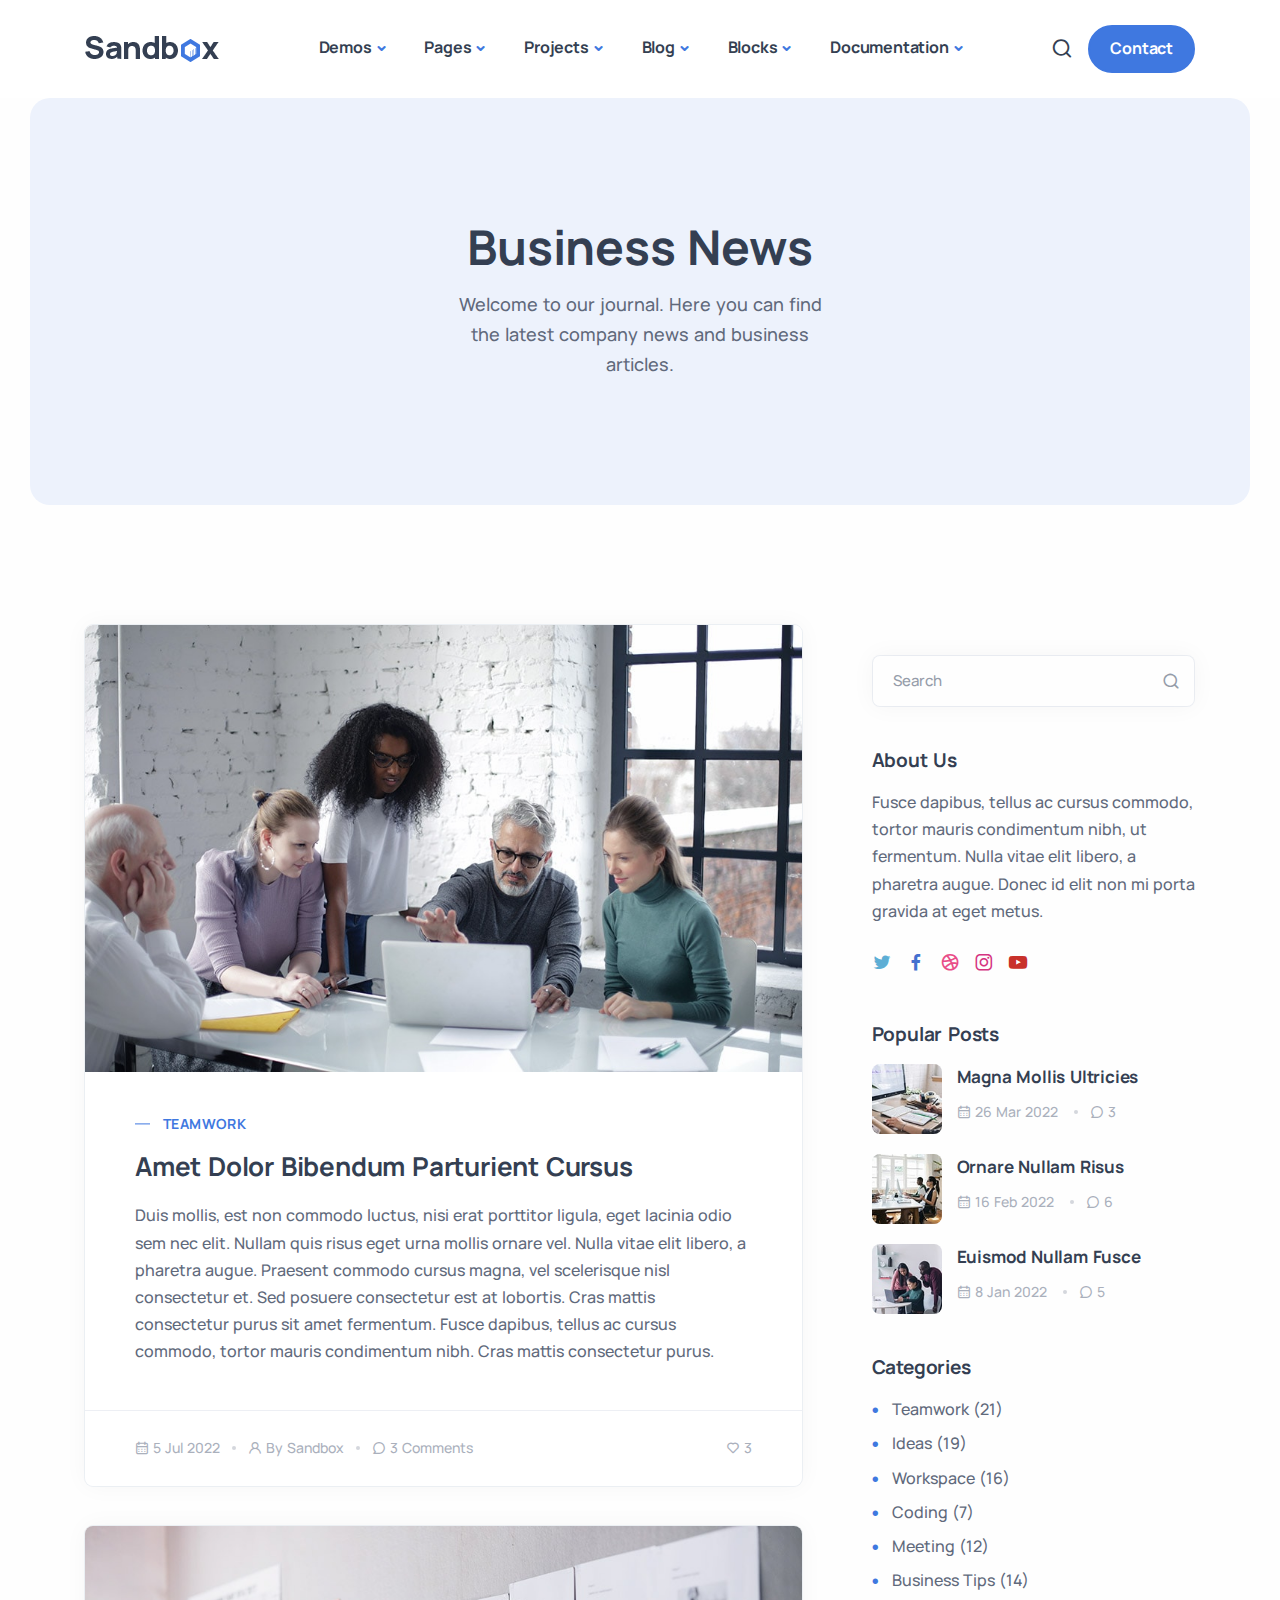
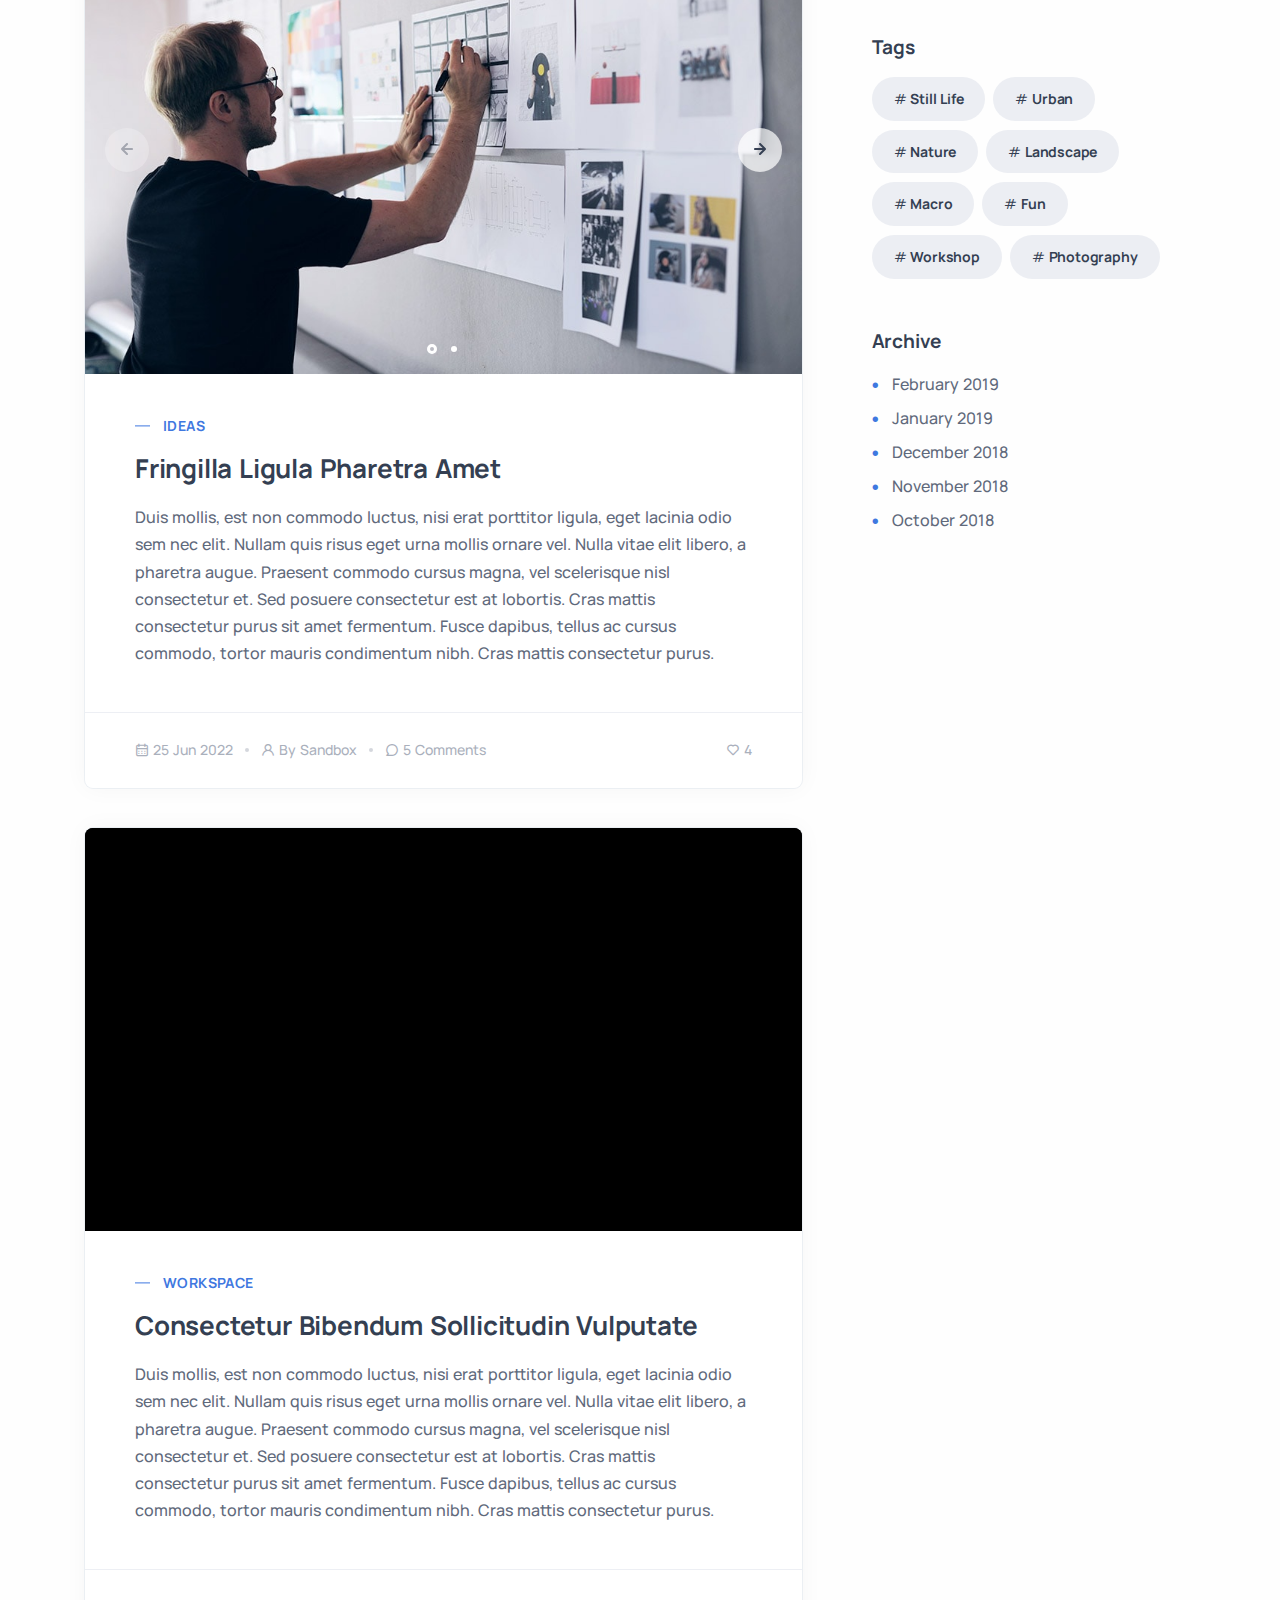
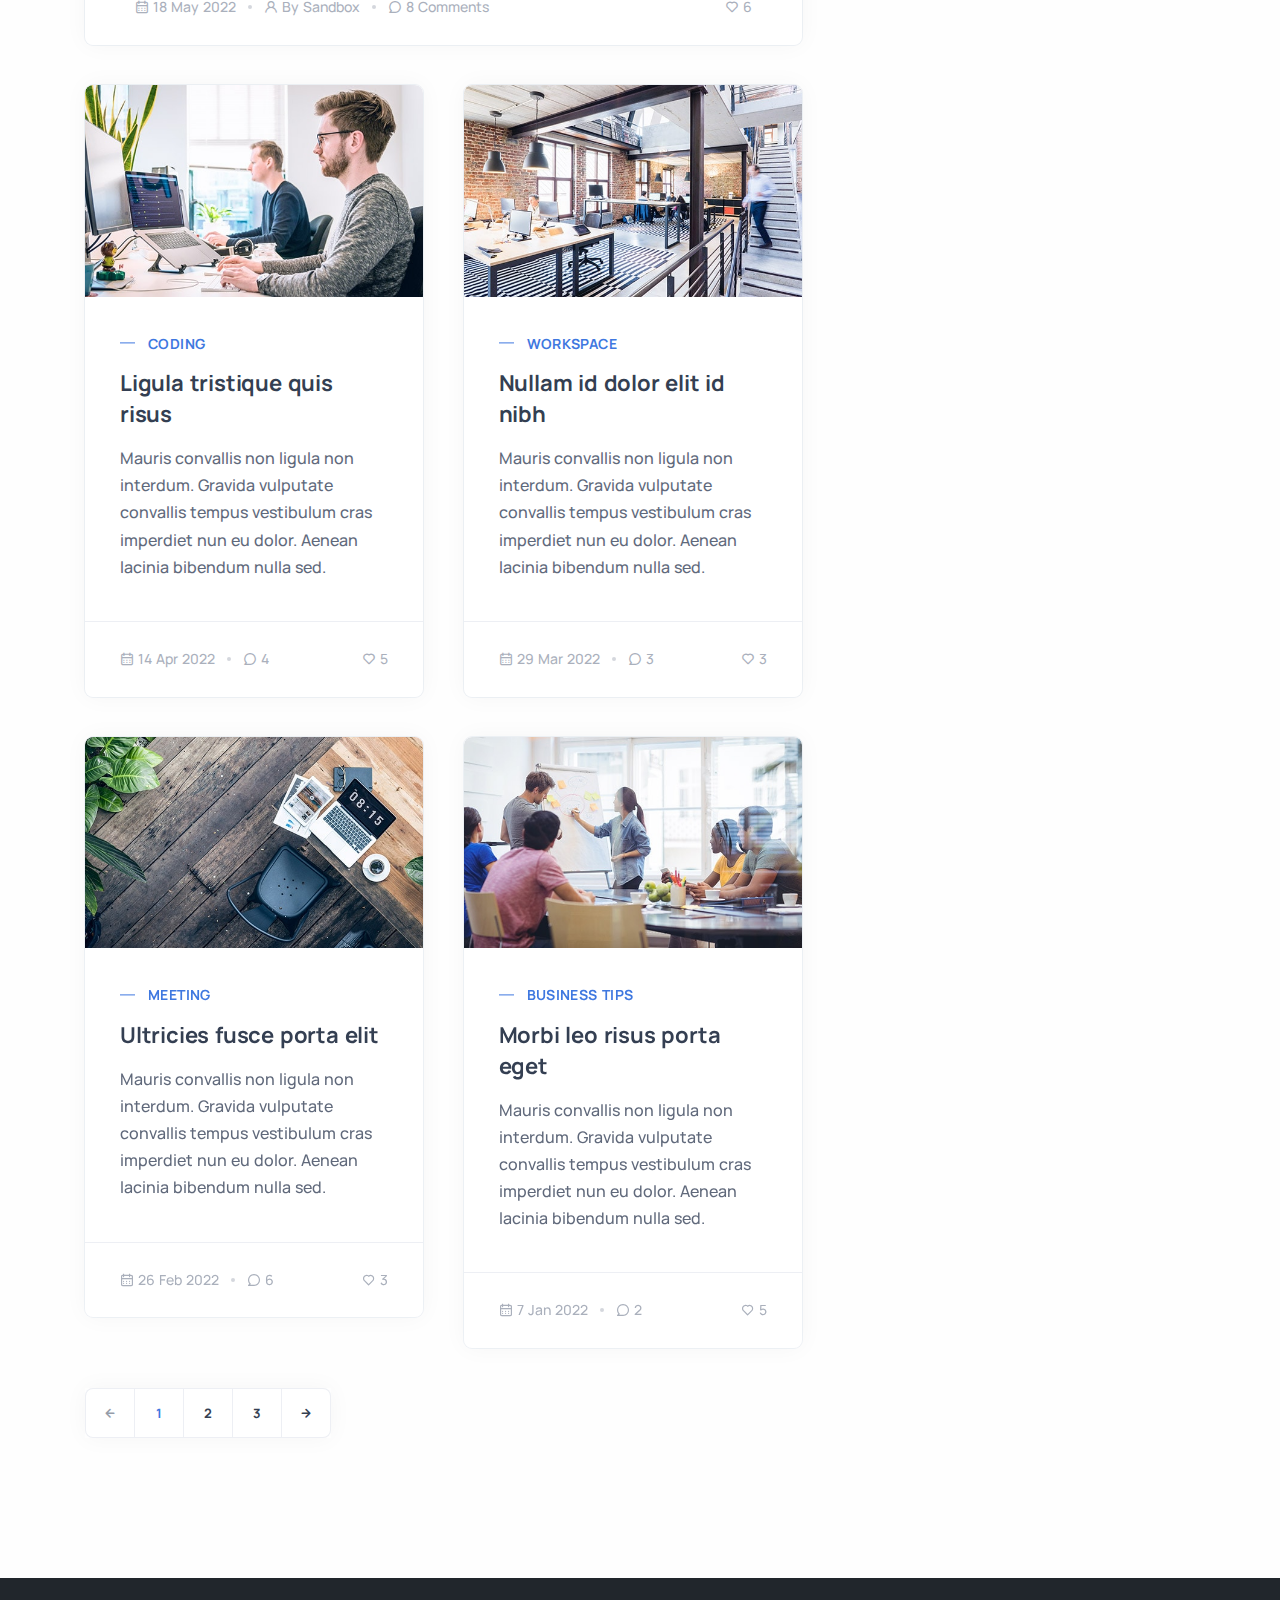
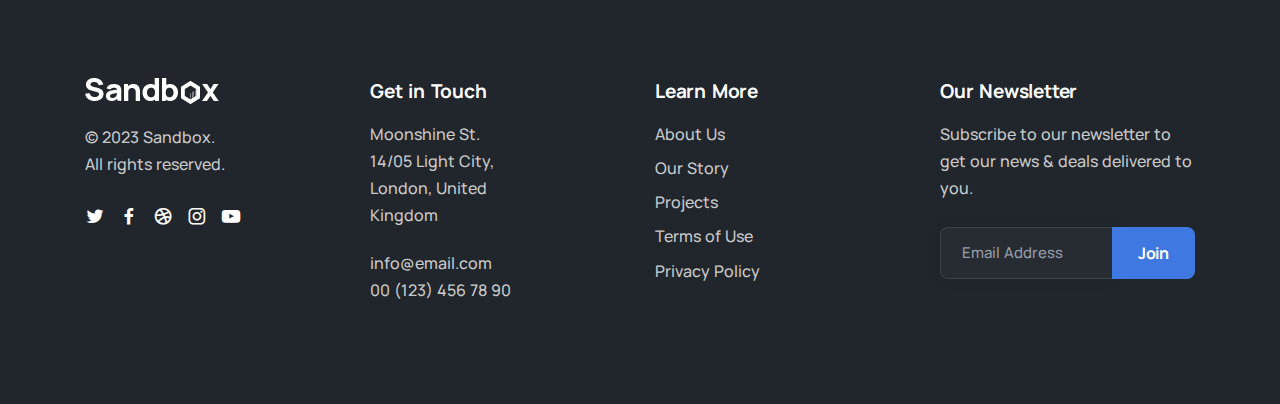
<file: blog2.html>
<!DOCTYPE html>
<html lang="en">

<head>
  <meta charset="utf-8">
  <meta name="viewport" content="width=device-width, initial-scale=1.0">
  <meta name="description" content="An impressive and flawless site template that includes various UI elements and countless features, attractive ready-made blocks and rich pages, basically everything you need to create a unique and professional website.">
  <meta name="keywords" content="bootstrap 5, business, corporate, creative, gulp, marketing, minimal, modern, multipurpose, one page, responsive, saas, sass, seo, startup, html5 template, site template">
  <meta name="author" content="elemis">
  <title>Sandbox - Modern & Multipurpose Bootstrap 5 Template</title>
  <link rel="shortcut icon" href="./assets/img/favicon.png">
  <link rel="stylesheet" href="./assets/css/plugins.css">
  <link rel="stylesheet" href="./assets/css/style.css">
</head>

<body>
  <div class="content-wrapper">
    <header class="wrapper bg-soft-primary">
      <nav class="navbar navbar-expand-lg center-nav navbar-light navbar-bg-light">
        <div class="container flex-lg-row flex-nowrap align-items-center">
          <div class="navbar-brand w-100">
            <a href="./index.html">
              <img src="./assets/img/logo.png" srcset="./assets/img/logo@2x.png 2x" alt="" />
            </a>
          </div>
          <div class="navbar-collapse offcanvas offcanvas-nav offcanvas-start">
            <div class="offcanvas-header d-lg-none">
              <h3 class="text-white fs-30 mb-0">Sandbox</h3>
              <button type="button" class="btn-close btn-close-white" data-bs-dismiss="offcanvas" aria-label="Close"></button>
            </div>
            <div class="offcanvas-body ms-lg-auto d-flex flex-column h-100">
              <ul class="navbar-nav">
                <li class="nav-item dropdown dropdown-mega">
                  <a class="nav-link dropdown-toggle" href="#" data-bs-toggle="dropdown">Demos</a>
                  <ul class="dropdown-menu mega-menu mega-menu-dark mega-menu-img">
                    <li class="mega-menu-content mega-menu-scroll">
                      <ul class="row row-cols-1 row-cols-lg-6 gx-0 gx-lg-4 gy-lg-2 list-unstyled">
                        <li class="col">
                          <a class="dropdown-item" href="./demo1.html">
                            <figure class="rounded lift d-none d-lg-block"><img src="./assets/img/demos/mi1.jpg" srcset="./assets/img/demos/mi1@2x.jpg 2x" alt=""></figure>
                            <span class="d-lg-none">Demo 1</span>
                          </a>
                        </li>
                        <li class="col">
                          <a class="dropdown-item" href="./demo2.html">
                            <figure class="rounded lift d-none d-lg-block"><img src="./assets/img/demos/mi2.jpg" srcset="./assets/img/demos/mi2@2x.jpg 2x" alt=""></figure>
                            <span class="d-lg-none">Demo 2</span>
                          </a>
                        </li>
                        <li class="col">
                          <a class="dropdown-item" href="./demo3.html">
                            <figure class="rounded lift d-none d-lg-block"><img src="./assets/img/demos/mi3.jpg" srcset="./assets/img/demos/mi3@2x.jpg 2x" alt=""></figure>
                            <span class="d-lg-none">Demo 3</span>
                          </a>
                        </li>
                        <li class="col">
                          <a class="dropdown-item" href="./demo4.html">
                            <figure class="rounded lift d-none d-lg-block"><img src="./assets/img/demos/mi4.jpg" srcset="./assets/img/demos/mi4@2x.jpg 2x" alt=""></figure>
                            <span class="d-lg-none">Demo 4</span>
                          </a>
                        </li>
                        <li class="col">
                          <a class="dropdown-item" href="./demo5.html">
                            <figure class="rounded lift d-none d-lg-block"><img src="./assets/img/demos/mi5.jpg" srcset="./assets/img/demos/mi5@2x.jpg 2x" alt=""></figure>
                            <span class="d-lg-none">Demo 5</span>
                          </a>
                        </li>
                        <li class="col">
                          <a class="dropdown-item" href="./demo6.html">
                            <figure class="rounded lift d-none d-lg-block"><img src="./assets/img/demos/mi6.jpg" srcset="./assets/img/demos/mi6@2x.jpg 2x" alt=""></figure>
                            <span class="d-lg-none">Demo 6</span>
                          </a>
                        </li>
                        <li class="col">
                          <a class="dropdown-item" href="./demo7.html">
                            <figure class="rounded lift d-none d-lg-block"><img src="./assets/img/demos/mi7.jpg" srcset="./assets/img/demos/mi7@2x.jpg 2x" alt=""></figure>
                            <span class="d-lg-none">Demo 7</span>
                          </a>
                        </li>
                        <li class="col">
                          <a class="dropdown-item" href="./demo8.html">
                            <figure class="rounded lift d-none d-lg-block"><img src="./assets/img/demos/mi8.jpg" srcset="./assets/img/demos/mi8@2x.jpg 2x" alt=""></figure>
                            <span class="d-lg-none">Demo 8</span>
                          </a>
                        </li>
                        <li class="col">
                          <a class="dropdown-item" href="./demo9.html">
                            <figure class="rounded lift d-none d-lg-block"><img src="./assets/img/demos/mi9.jpg" srcset="./assets/img/demos/mi9@2x.jpg 2x" alt=""></figure>
                            <span class="d-lg-none">Demo 9</span>
                          </a>
                        </li>
                        <li class="col">
                          <a class="dropdown-item" href="./demo10.html">
                            <figure class="rounded lift d-none d-lg-block"><img src="./assets/img/demos/mi10.jpg" srcset="./assets/img/demos/mi10@2x.jpg 2x" alt=""></figure>
                            <span class="d-lg-none">Demo 10</span>
                          </a>
                        </li>
                        <li class="col">
                          <a class="dropdown-item" href="./demo11.html">
                            <figure class="rounded lift d-none d-lg-block"><img src="./assets/img/demos/mi11.jpg" srcset="./assets/img/demos/mi11@2x.jpg 2x" alt=""></figure>
                            <span class="d-lg-none">Demo 11</span>
                          </a>
                        </li>
                        <li class="col">
                          <a class="dropdown-item" href="./demo12.html">
                            <figure class="rounded lift d-none d-lg-block"><img src="./assets/img/demos/mi12.jpg" srcset="./assets/img/demos/mi12@2x.jpg 2x" alt=""></figure>
                            <span class="d-lg-none">Demo 12</span>
                          </a>
                        </li>
                        <li class="col">
                          <a class="dropdown-item" href="./demo13.html">
                            <figure class="rounded lift d-none d-lg-block"><img src="./assets/img/demos/mi13.jpg" srcset="./assets/img/demos/mi13@2x.jpg 2x" alt=""></figure>
                            <span class="d-lg-none">Demo 13</span>
                          </a>
                        </li>
                        <li class="col">
                          <a class="dropdown-item" href="./demo14.html">
                            <figure class="rounded lift d-none d-lg-block"><img src="./assets/img/demos/mi14.jpg" srcset="./assets/img/demos/mi14@2x.jpg 2x" alt=""></figure>
                            <span class="d-lg-none">Demo 14</span>
                          </a>
                        </li>
                        <li class="col">
                          <a class="dropdown-item" href="./demo15.html">
                            <figure class="rounded lift d-none d-lg-block"><img src="./assets/img/demos/mi15.jpg" srcset="./assets/img/demos/mi15@2x.jpg 2x" alt=""></figure>
                            <span class="d-lg-none">Demo 15</span>
                          </a>
                        </li>
                        <li class="col">
                          <a class="dropdown-item" href="./demo16.html">
                            <figure class="rounded lift d-none d-lg-block"><img src="./assets/img/demos/mi16.jpg" srcset="./assets/img/demos/mi16@2x.jpg 2x" alt=""></figure>
                            <span class="d-lg-none">Demo 16</span>
                          </a>
                        </li>
                        <li class="col">
                          <a class="dropdown-item" href="./demo17.html">
                            <figure class="rounded lift d-none d-lg-block"><img src="./assets/img/demos/mi17.jpg" srcset="./assets/img/demos/mi17@2x.jpg 2x" alt=""></figure>
                            <span class="d-lg-none">Demo 17</span>
                          </a>
                        </li>
                        <li class="col">
                          <a class="dropdown-item" href="./demo18.html">
                            <figure class="rounded lift d-none d-lg-block"><img src="./assets/img/demos/mi18.jpg" srcset="./assets/img/demos/mi18@2x.jpg 2x" alt=""></figure>
                            <span class="d-lg-none">Demo 18</span>
                          </a>
                        </li>
                        <li class="col">
                          <a class="dropdown-item" href="./demo19.html">
                            <figure class="rounded lift d-none d-lg-block"><img src="./assets/img/demos/mi19.jpg" srcset="./assets/img/demos/mi19@2x.jpg 2x" alt=""></figure>
                            <span class="d-lg-none">Demo 19</span>
                          </a>
                        </li>
                        <li class="col">
                          <a class="dropdown-item" href="./demo20.html">
                            <figure class="rounded lift d-none d-lg-block"><img src="./assets/img/demos/mi20.jpg" srcset="./assets/img/demos/mi20@2x.jpg 2x" alt=""></figure>
                            <span class="d-lg-none">Demo 20</span>
                          </a>
                        </li>
                        <li class="col">
                          <a class="dropdown-item" href="./demo21.html">
                            <figure class="rounded lift d-none d-lg-block"><img src="./assets/img/demos/mi21.jpg" srcset="./assets/img/demos/mi21@2x.jpg 2x" alt=""></figure>
                            <span class="d-lg-none">Demo 21</span>
                          </a>
                        </li>
                        <li class="col">
                          <a class="dropdown-item" href="./demo22.html">
                            <figure class="rounded lift d-none d-lg-block"><img src="./assets/img/demos/mi22.jpg" srcset="./assets/img/demos/mi22@2x.jpg 2x" alt=""></figure>
                            <span class="d-lg-none">Demo 22</span>
                          </a>
                        </li>
                        <li class="col">
                          <a class="dropdown-item" href="./demo23.html">
                            <figure class="rounded lift d-none d-lg-block"><img src="./assets/img/demos/mi23.jpg" srcset="./assets/img/demos/mi23@2x.jpg 2x" alt=""></figure>
                            <span class="d-lg-none">Demo 23</span>
                          </a>
                        </li>
                        <li class="col">
                          <a class="dropdown-item" href="./demo24.html">
                            <figure class="rounded lift d-none d-lg-block"><img src="./assets/img/demos/mi24.jpg" srcset="./assets/img/demos/mi24@2x.jpg 2x" alt=""></figure>
                            <span class="d-lg-none">Demo 24</span>
                          </a>
                        </li>
                        <li class="col">
                          <a class="dropdown-item" href="./demo25.html">
                            <figure class="rounded lift d-none d-lg-block"><img src="./assets/img/demos/mi25.jpg" srcset="./assets/img/demos/mi25@2x.jpg 2x" alt=""></figure>
                            <span class="d-lg-none">Demo 25</span>
                          </a>
                        </li>
                        <li class="col">
                          <a class="dropdown-item" href="./demo26.html">
                            <figure class="rounded lift d-none d-lg-block"><img src="./assets/img/demos/mi26.jpg" srcset="./assets/img/demos/mi26@2x.jpg 2x" alt=""></figure>
                            <span class="d-lg-none">Demo 26</span>
                          </a>
                        </li>
                        <li class="col">
                          <a class="dropdown-item" href="./demo27.html">
                            <figure class="rounded lift d-none d-lg-block"><img src="./assets/img/demos/mi27.jpg" srcset="./assets/img/demos/mi27@2x.jpg 2x" alt=""></figure>
                            <span class="d-lg-none">Demo 27</span>
                          </a>
                        </li>
                        <li class="col">
                          <a class="dropdown-item" href="./demo28.html">
                            <figure class="rounded lift d-none d-lg-block"><img src="./assets/img/demos/mi28.jpg" srcset="./assets/img/demos/mi28@2x.jpg 2x" alt=""></figure>
                            <span class="d-lg-none">Demo 28</span>
                          </a>
                        </li>
                        <li class="col">
                          <a class="dropdown-item" href="./demo29.html">
                            <figure class="rounded lift d-none d-lg-block"><img src="./assets/img/demos/mi29.jpg" srcset="./assets/img/demos/mi29@2x.jpg 2x" alt=""></figure>
                            <span class="d-lg-none">Demo 29</span>
                          </a>
                        </li>
                        <li class="col">
                          <a class="dropdown-item" href="./demo30.html">
                            <figure class="rounded lift d-none d-lg-block"><img src="./assets/img/demos/mi30.jpg" srcset="./assets/img/demos/mi30@2x.jpg 2x" alt=""></figure>
                            <span class="d-lg-none">Demo 30</span>
                          </a>
                        </li>
                        <li class="col">
                          <a class="dropdown-item" href="./demo31.html">
                            <figure class="rounded lift d-none d-lg-block"><img src="./assets/img/demos/mi31.jpg" srcset="./assets/img/demos/mi31@2x.jpg 2x" alt=""></figure>
                            <span class="d-lg-none">Demo 31</span>
                          </a>
                        </li>
                        <li class="col">
                          <a class="dropdown-item" href="./demo32.html">
                            <figure class="rounded lift d-none d-lg-block"><img src="./assets/img/demos/mi32.jpg" srcset="./assets/img/demos/mi32@2x.jpg 2x" alt=""></figure>
                            <span class="d-lg-none">Demo 32</span>
                          </a>
                        </li>
                        <li class="col">
                          <a class="dropdown-item" href="./demo33.html">
                            <figure class="rounded lift d-none d-lg-block"><img src="./assets/img/demos/mi33.jpg" srcset="./assets/img/demos/mi33@2x.jpg 2x" alt=""></figure>
                            <span class="d-lg-none">Demo 33</span>
                          </a>
                        </li>
                        <li class="col">
                          <a class="dropdown-item" href="./demo34.html">
                            <figure class="rounded lift d-none d-lg-block"><img src="./assets/img/demos/mi34.jpg" srcset="./assets/img/demos/mi34@2x.jpg 2x" alt=""></figure>
                            <span class="d-lg-none">Demo 34</span>
                          </a>
                        </li>
                      </ul>
                      <!--/.row -->
                      <span class="d-none d-lg-flex"><i class="uil uil-direction"></i><strong>Scroll to view more</strong></span>
                    </li>
                    <!--/.mega-menu-content-->
                  </ul>
                  <!--/.dropdown-menu -->
                </li>
                <li class="nav-item dropdown">
                  <a class="nav-link dropdown-toggle" href="#" data-bs-toggle="dropdown">Pages</a>
                  <ul class="dropdown-menu">
                    <li class="dropdown dropdown-submenu dropend"><a class="dropdown-item dropdown-toggle" href="#" data-bs-toggle="dropdown">Services</a>
                      <ul class="dropdown-menu">
                        <li class="nav-item"><a class="dropdown-item" href="./services.html">Services I</a></li>
                        <li class="nav-item"><a class="dropdown-item" href="./services2.html">Services II</a></li>
                      </ul>
                    </li>
                    <li class="dropdown dropdown-submenu dropend"><a class="dropdown-item dropdown-toggle" href="#" data-bs-toggle="dropdown">About</a>
                      <ul class="dropdown-menu">
                        <li class="nav-item"><a class="dropdown-item" href="./about.html">About I</a></li>
                        <li class="nav-item"><a class="dropdown-item" href="./about2.html">About II</a></li>
                      </ul>
                    </li>
                    <li class="dropdown dropdown-submenu dropend"><a class="dropdown-item dropdown-toggle" href="#" data-bs-toggle="dropdown">Shop</a>
                      <ul class="dropdown-menu">
                        <li class="nav-item"><a class="dropdown-item" href="./shop.html">Shop I</a></li>
                        <li class="nav-item"><a class="dropdown-item" href="./shop2.html">Shop II</a></li>
                        <li class="nav-item"><a class="dropdown-item" href="./shop-product.html">Product Page</a></li>
                        <li class="nav-item"><a class="dropdown-item" href="./shop-cart.html">Shopping Cart</a></li>
                        <li class="nav-item"><a class="dropdown-item" href="./shop-checkout.html">Checkout</a></li>
                      </ul>
                    </li>
                    <li class="dropdown dropdown-submenu dropend"><a class="dropdown-item dropdown-toggle" href="#" data-bs-toggle="dropdown">Contact</a>
                      <ul class="dropdown-menu">
                        <li class="nav-item"><a class="dropdown-item" href="./contact.html">Contact I</a></li>
                        <li class="nav-item"><a class="dropdown-item" href="./contact2.html">Contact II</a></li>
                        <li class="nav-item"><a class="dropdown-item" href="./contact3.html">Contact III</a></li>
                      </ul>
                    </li>
                    <li class="dropdown dropdown-submenu dropend"><a class="dropdown-item dropdown-toggle" href="#" data-bs-toggle="dropdown">Career</a>
                      <ul class="dropdown-menu">
                        <li class="nav-item"><a class="dropdown-item" href="./career.html">Job Listing I</a></li>
                        <li class="nav-item"><a class="dropdown-item" href="./career2.html">Job Listing II</a></li>
                        <li class="nav-item"><a class="dropdown-item" href="./career-job.html">Job Description</a></li>
                      </ul>
                    </li>
                    <li class="dropdown dropdown-submenu dropend"><a class="dropdown-item dropdown-toggle" href="#" data-bs-toggle="dropdown">Utility</a>
                      <ul class="dropdown-menu">
                        <li class="nav-item"><a class="dropdown-item" href="./404.html">404 Not Found</a></li>
                        <li class="nav-item"><a class="dropdown-item" href="./page-loader.html">Page Loader</a></li>
                        <li class="nav-item"><a class="dropdown-item" href="./signin.html">Sign In I</a></li>
                        <li class="nav-item"><a class="dropdown-item" href="./signin2.html">Sign In II</a></li>
                        <li class="nav-item"><a class="dropdown-item" href="./signup.html">Sign Up I</a></li>
                        <li class="nav-item"><a class="dropdown-item" href="./signup2.html">Sign Up II</a></li>
                        <li class="nav-item"><a class="dropdown-item" href="./terms.html">Terms</a></li>
                      </ul>
                    </li>
                    <li class="nav-item"><a class="dropdown-item" href="./pricing.html">Pricing</a></li>
                    <li class="nav-item"><a class="dropdown-item" href="./onepage.html">One Page</a></li>
                  </ul>
                </li>
                <li class="nav-item dropdown">
                  <a class="nav-link dropdown-toggle" href="#" data-bs-toggle="dropdown">Projects</a>
                  <div class="dropdown-menu dropdown-lg">
                    <div class="dropdown-lg-content">
                      <div>
                        <h6 class="dropdown-header">Project Pages</h6>
                        <ul class="list-unstyled">
                          <li><a class="dropdown-item" href="./projects.html">Projects I</a></li>
                          <li><a class="dropdown-item" href="./projects2.html">Projects II</a></li>
                          <li><a class="dropdown-item" href="./projects3.html">Projects III</a></li>
                          <li><a class="dropdown-item" href="./projects4.html">Projects IV</a></li>
                        </ul>
                      </div>
                      <!-- /.column -->
                      <div>
                        <h6 class="dropdown-header">Single Projects</h6>
                        <ul class="list-unstyled">
                          <li><a class="dropdown-item" href="./single-project.html">Single Project I</a></li>
                          <li><a class="dropdown-item" href="./single-project2.html">Single Project II</a></li>
                          <li><a class="dropdown-item" href="./single-project3.html">Single Project III</a></li>
                          <li><a class="dropdown-item" href="./single-project4.html">Single Project IV</a></li>
                        </ul>
                      </div>
                      <!-- /.column -->
                    </div>
                    <!-- /auto-column -->
                  </div>
                </li>
                <li class="nav-item dropdown">
                  <a class="nav-link dropdown-toggle" href="#" data-bs-toggle="dropdown">Blog</a>
                  <ul class="dropdown-menu">
                    <li class="nav-item"><a class="dropdown-item" href="./blog.html">Blog without Sidebar</a></li>
                    <li class="nav-item"><a class="dropdown-item" href="./blog2.html">Blog with Sidebar</a></li>
                    <li class="nav-item"><a class="dropdown-item" href="./blog3.html">Blog with Left Sidebar</a></li>
                    <li class="dropdown dropdown-submenu dropend"><a class="dropdown-item dropdown-toggle" href="#" data-bs-toggle="dropdown">Blog Posts</a>
                      <ul class="dropdown-menu">
                        <li class="nav-item"><a class="dropdown-item" href="./blog-post.html">Post without Sidebar</a></li>
                        <li class="nav-item"><a class="dropdown-item" href="./blog-post2.html">Post with Sidebar</a></li>
                        <li class="nav-item"><a class="dropdown-item" href="./blog-post3.html">Post with Left Sidebar</a></li>
                      </ul>
                    </li>
                  </ul>
                </li>
                <li class="nav-item dropdown dropdown-mega">
                  <a class="nav-link dropdown-toggle" href="#" data-bs-toggle="dropdown">Blocks</a>
                  <ul class="dropdown-menu mega-menu mega-menu-dark mega-menu-img">
                    <li class="mega-menu-content">
                      <ul class="row row-cols-1 row-cols-lg-6 gx-0 gx-lg-6 gy-lg-4 list-unstyled">
                        <li class="col"><a class="dropdown-item" href="./docs/blocks/about.html">
                            <div class="rounded img-svg d-none d-lg-block p-4 mb-lg-2"><img class="rounded-0" src="./assets/img/demos/block1.svg" alt=""></div>
                            <span>About</span>
                          </a>
                        </li>
                        <li class="col"><a class="dropdown-item" href="./docs/blocks/blog.html">
                            <div class="rounded img-svg d-none d-lg-block p-4 mb-lg-2"><img class="rounded-0" src="./assets/img/demos/block2.svg" alt=""></div>
                            <span>Blog</span>
                          </a>
                        </li>
                        <li class="col"><a class="dropdown-item" href="./docs/blocks/call-to-action.html">
                            <div class="rounded img-svg d-none d-lg-block p-4 mb-lg-2"><img class="rounded-0" src="./assets/img/demos/block3.svg" alt=""></div>
                            <span>Call to Action</span>
                          </a>
                        </li>
                        <li class="col"><a class="dropdown-item" href="./docs/blocks/clients.html">
                            <div class="rounded img-svg d-none d-lg-block p-4 mb-lg-2"><img class="rounded-0" src="./assets/img/demos/block4.svg" alt=""></div>
                            <span>Clients</span>
                          </a>
                        </li>
                        <li class="col"><a class="dropdown-item" href="./docs/blocks/contact.html">
                            <div class="rounded img-svg d-none d-lg-block p-4 mb-lg-2"><img class="rounded-0" src="./assets/img/demos/block5.svg" alt=""></div>
                            <span>Contact</span>
                          </a>
                        </li>
                        <li class="col"><a class="dropdown-item" href="./docs/blocks/facts.html">
                            <div class="rounded img-svg d-none d-lg-block p-4 mb-lg-2"><img class="rounded-0" src="./assets/img/demos/block6.svg" alt=""></div>
                            <span>Facts</span>
                          </a>
                        </li>
                        <li class="col"><a class="dropdown-item" href="./docs/blocks/faq.html">
                            <div class="rounded img-svg d-none d-lg-block p-4 mb-lg-2"><img class="rounded-0" src="./assets/img/demos/block7.svg" alt=""></div>
                            <span>FAQ</span>
                          </a>
                        </li>
                        <li class="col"><a class="dropdown-item" href="./docs/blocks/features.html">
                            <div class="rounded img-svg d-none d-lg-block p-4 mb-lg-2"><img class="rounded-0" src="./assets/img/demos/block8.svg" alt=""></div>
                            <span>Features</span>
                          </a>
                        </li>
                        <li class="col"><a class="dropdown-item" href="./docs/blocks/footer.html">
                            <div class="rounded img-svg d-none d-lg-block p-4 mb-lg-2"><img class="rounded-0" src="./assets/img/demos/block9.svg" alt=""></div>
                            <span>Footer</span>
                          </a>
                        </li>
                        <li class="col"><a class="dropdown-item" href="./docs/blocks/hero.html">
                            <div class="rounded img-svg d-none d-lg-block p-4 mb-lg-2"><img class="rounded-0" src="./assets/img/demos/block10.svg" alt=""></div>
                            <span>Hero</span>
                          </a>
                        </li>
                        <li class="col"><a class="dropdown-item" href="./docs/blocks/misc.html">
                            <div class="rounded img-svg d-none d-lg-block p-4 mb-lg-2"><img class="rounded-0" src="./assets/img/demos/block17.svg" alt=""></div>
                            <span>Misc</span>
                          </a>
                        </li>
                        <li class="col"><a class="dropdown-item" href="./docs/blocks/navbar.html">
                            <div class="rounded img-svg d-none d-lg-block p-4 mb-lg-2"><img class="rounded-0" src="./assets/img/demos/block11.svg" alt=""></div>
                            <span>Navbar</span>
                          </a>
                        </li>
                        <li class="col"><a class="dropdown-item" href="./docs/blocks/portfolio.html">
                            <div class="rounded img-svg d-none d-lg-block p-4 mb-lg-2"><img class="rounded-0" src="./assets/img/demos/block12.svg" alt=""></div>
                            <span>Portfolio</span>
                          </a>
                        </li>
                        <li class="col"><a class="dropdown-item" href="./docs/blocks/pricing.html">
                            <div class="rounded img-svg d-none d-lg-block p-4 mb-lg-2"><img class="rounded-0" src="./assets/img/demos/block13.svg" alt=""></div>
                            <span>Pricing</span>
                          </a>
                        </li>
                        <li class="col"><a class="dropdown-item" href="./docs/blocks/process.html">
                            <div class="rounded img-svg d-none d-lg-block p-4 mb-lg-2"><img class="rounded-0" src="./assets/img/demos/block14.svg" alt=""></div>
                            <span>Process</span>
                          </a>
                        </li>
                        <li class="col"><a class="dropdown-item" href="./docs/blocks/team.html">
                            <div class="rounded img-svg d-none d-lg-block p-4 mb-lg-2"><img class="rounded-0" src="./assets/img/demos/block15.svg" alt=""></div>
                            <span>Team</span>
                          </a>
                        </li>
                        <li class="col"><a class="dropdown-item" href="./docs/blocks/testimonials.html">
                            <div class="rounded img-svg d-none d-lg-block p-4 mb-lg-2"><img class="rounded-0" src="./assets/img/demos/block16.svg" alt=""></div>
                            <span>Testimonials</span>
                          </a>
                        </li>
                      </ul>
                      <!--/.row -->
                    </li>
                    <!--/.mega-menu-content-->
                  </ul>
                  <!--/.dropdown-menu -->
                </li>
                <li class="nav-item dropdown dropdown-mega">
                  <a class="nav-link dropdown-toggle" href="#" data-bs-toggle="dropdown">Documentation</a>
                  <ul class="dropdown-menu mega-menu">
                    <li class="mega-menu-content">
                      <div class="row gx-0 gx-lg-3">
                        <div class="col-lg-4">
                          <h6 class="dropdown-header">Usage</h6>
                          <ul class="list-unstyled cc-2 pb-lg-1">
                            <li><a class="dropdown-item" href="./docs/index.html">Get Started</a></li>
                            <li><a class="dropdown-item" href="./docs/forms.html">Forms</a></li>
                            <li><a class="dropdown-item" href="./docs/faq.html">FAQ</a></li>
                            <li><a class="dropdown-item" href="./docs/changelog.html">Changelog</a></li>
                            <li><a class="dropdown-item" href="./docs/credits.html">Credits</a></li>
                          </ul>
                          <h6 class="dropdown-header mt-lg-6">Styleguide</h6>
                          <ul class="list-unstyled cc-2">
                            <li><a class="dropdown-item" href="./docs/styleguide/colors.html">Colors</a></li>
                            <li><a class="dropdown-item" href="./docs/styleguide/fonts.html">Fonts</a></li>
                            <li><a class="dropdown-item" href="./docs/styleguide/icons-svg.html">SVG Icons</a></li>
                            <li><a class="dropdown-item" href="./docs/styleguide/icons-font.html">Font Icons</a></li>
                            <li><a class="dropdown-item" href="./docs/styleguide/illustrations.html">Illustrations</a></li>
                            <li><a class="dropdown-item" href="./docs/styleguide/backgrounds.html">Backgrounds</a></li>
                            <li><a class="dropdown-item" href="./docs/styleguide/misc.html">Misc</a></li>
                          </ul>
                        </div>
                        <!--/column -->
                        <div class="col-lg-8">
                          <h6 class="dropdown-header">Elements</h6>
                          <ul class="list-unstyled cc-3">
                            <li><a class="dropdown-item" href="./docs/elements/accordion.html">Accordion</a></li>
                            <li><a class="dropdown-item" href="./docs/elements/alerts.html">Alerts</a></li>
                            <li><a class="dropdown-item" href="./docs/elements/animations.html">Animations</a></li>
                            <li><a class="dropdown-item" href="./docs/elements/avatars.html">Avatars</a></li>
                            <li><a class="dropdown-item" href="./docs/elements/background.html">Background</a></li>
                            <li><a class="dropdown-item" href="./docs/elements/badges.html">Badges</a></li>
                            <li><a class="dropdown-item" href="./docs/elements/buttons.html">Buttons</a></li>
                            <li><a class="dropdown-item" href="./docs/elements/card.html">Card</a></li>
                            <li><a class="dropdown-item" href="./docs/elements/carousel.html">Carousel</a></li>
                            <li><a class="dropdown-item" href="./docs/elements/dividers.html">Dividers</a></li>
                            <li><a class="dropdown-item" href="./docs/elements/form-elements.html">Form Elements</a></li>
                            <li><a class="dropdown-item" href="./docs/elements/image-hover.html">Image Hover</a></li>
                            <li><a class="dropdown-item" href="./docs/elements/image-mask.html">Image Mask</a></li>
                            <li><a class="dropdown-item" href="./docs/elements/lightbox.html">Lightbox</a></li>
                            <li><a class="dropdown-item" href="./docs/elements/player.html">Media Player</a></li>
                            <li><a class="dropdown-item" href="./docs/elements/modal.html">Modal</a></li>
                            <li><a class="dropdown-item" href="./docs/elements/pagination.html">Pagination</a></li>
                            <li><a class="dropdown-item" href="./docs/elements/progressbar.html">Progressbar</a></li>
                            <li><a class="dropdown-item" href="./docs/elements/shadows.html">Shadows</a></li>
                            <li><a class="dropdown-item" href="./docs/elements/shapes.html">Shapes</a></li>
                            <li><a class="dropdown-item" href="./docs/elements/tables.html">Tables</a></li>
                            <li><a class="dropdown-item" href="./docs/elements/tabs.html">Tabs</a></li>
                            <li><a class="dropdown-item" href="./docs/elements/text-animations.html">Text Animations</a></li>
                            <li><a class="dropdown-item" href="./docs/elements/text-highlight.html">Text Highlight</a></li>
                            <li><a class="dropdown-item" href="./docs/elements/tiles.html">Tiles</a></li>
                            <li><a class="dropdown-item" href="./docs/elements/tooltips-popovers.html">Tooltips & Popovers</a></li>
                            <li><a class="dropdown-item" href="./docs/elements/typography.html">Typography</a></li>
                          </ul>
                        </div>
                        <!--/column -->
                      </div>
                      <!--/.row -->
                    </li>
                    <!--/.mega-menu-content-->
                  </ul>
                  <!--/.dropdown-menu -->
                </li>
              </ul>
              <!-- /.navbar-nav -->
              <div class="offcanvas-footer d-lg-none">
                <div>
                  <a href="mailto:first.last@email.com" class="link-inverse">info@email.com</a>
                  <br /> 00 (123) 456 78 90 <br />
                  <nav class="nav social social-white mt-4">
                    <a href="#"><i class="uil uil-twitter"></i></a>
                    <a href="#"><i class="uil uil-facebook-f"></i></a>
                    <a href="#"><i class="uil uil-dribbble"></i></a>
                    <a href="#"><i class="uil uil-instagram"></i></a>
                    <a href="#"><i class="uil uil-youtube"></i></a>
                  </nav>
                  <!-- /.social -->
                </div>
              </div>
              <!-- /.offcanvas-footer -->
            </div>
            <!-- /.offcanvas-body -->
          </div>
          <!-- /.navbar-collapse -->
          <div class="navbar-other w-100 d-flex ms-auto">
            <ul class="navbar-nav flex-row align-items-center ms-auto">
              <li class="nav-item"><a class="nav-link" data-bs-toggle="offcanvas" data-bs-target="#offcanvas-search"><i class="uil uil-search"></i></a></li>
              <li class="nav-item d-none d-md-block">
                <a href="./contact.html" class="btn btn-sm btn-primary rounded-pill">Contact</a>
              </li>
              <li class="nav-item d-lg-none">
                <button class="hamburger offcanvas-nav-btn"><span></span></button>
              </li>
            </ul>
            <!-- /.navbar-nav -->
          </div>
          <!-- /.navbar-other -->
        </div>
        <!-- /.container -->
      </nav>
      <!-- /.navbar -->
      <div class="offcanvas offcanvas-top bg-light" id="offcanvas-search" data-bs-scroll="true">
        <div class="container d-flex flex-row py-6">
          <form class="search-form w-100">
            <input id="search-form" type="text" class="form-control" placeholder="Type keyword and hit enter">
          </form>
          <!-- /.search-form -->
          <button type="button" class="btn-close" data-bs-dismiss="offcanvas" aria-label="Close"></button>
        </div>
        <!-- /.container -->
      </div>
      <!-- /.offcanvas -->
    </header>
    <!-- /header -->
    <section class="section-frame overflow-hidden">
      <div class="wrapper bg-soft-primary">
        <div class="container py-12 py-md-16 text-center">
          <div class="row">
            <div class="col-md-7 col-lg-6 col-xl-5 mx-auto">
              <h1 class="display-1 mb-3">Business News</h1>
              <p class="lead px-lg-5 px-xxl-8 mb-1">Welcome to our journal. Here you can find the latest company news and business articles.</p>
            </div>
            <!-- /column -->
          </div>
          <!-- /.row -->
        </div>
        <!-- /.container -->
      </div>
      <!-- /.wrapper -->
    </section>
    <!-- /section -->
    <section class="wrapper bg-light">
      <div class="container py-14 py-md-16">
        <div class="row gx-lg-8 gx-xl-12">
          <div class="col-lg-8">
            <div class="blog classic-view">
              <article class="post">
                <div class="card">
                  <figure class="card-img-top overlay overlay-1 hover-scale"><a href="./blog-post.html"><img src="./assets/img/photos/b1.jpg" alt="" /></a>
                    <figcaption>
                      <h5 class="from-top mb-0">Read More</h5>
                    </figcaption>
                  </figure>
                  <div class="card-body">
                    <div class="post-header">
                      <div class="post-category text-line">
                        <a href="#" class="hover" rel="category">Teamwork</a>
                      </div>
                      <!-- /.post-category -->
                      <h2 class="post-title mt-1 mb-0"><a class="link-dark" href="./blog-post.html">Amet Dolor Bibendum Parturient Cursus</a></h2>
                    </div>
                    <!-- /.post-header -->
                    <div class="post-content">
                      <p>Duis mollis, est non commodo luctus, nisi erat porttitor ligula, eget lacinia odio sem nec elit. Nullam quis risus eget urna mollis ornare vel. Nulla vitae elit libero, a pharetra augue. Praesent commodo cursus magna, vel scelerisque nisl consectetur et. Sed posuere consectetur est at lobortis. Cras mattis consectetur purus sit amet fermentum. Fusce dapibus, tellus ac cursus commodo, tortor mauris condimentum nibh. Cras mattis consectetur purus.</p>
                    </div>
                    <!-- /.post-content -->
                  </div>
                  <!--/.card-body -->
                  <div class="card-footer">
                    <ul class="post-meta d-flex mb-0">
                      <li class="post-date"><i class="uil uil-calendar-alt"></i><span>5 Jul 2022</span></li>
                      <li class="post-author"><a href="#"><i class="uil uil-user"></i><span>By Sandbox</span></a></li>
                      <li class="post-comments"><a href="#"><i class="uil uil-comment"></i>3<span> Comments</span></a></li>
                      <li class="post-likes ms-auto"><a href="#"><i class="uil uil-heart-alt"></i>3</a></li>
                    </ul>
                    <!-- /.post-meta -->
                  </div>
                  <!-- /.card-footer -->
                </div>
                <!-- /.card -->
              </article>
              <!-- /.post -->
              <article class="post">
                <div class="card">
                  <div class="post-slider card-img-top">
                    <div class="swiper-container dots-over" data-margin="5" data-nav="true" data-dots="true">
                      <div class="swiper">
                        <div class="swiper-wrapper">
                          <div class="swiper-slide"><img src="./assets/img/photos/b2.jpg" alt="" /></div>
                          <div class="swiper-slide"><img src="./assets/img/photos/b3.jpg" alt="" /></div>
                        </div>
                        <!--/.swiper-wrapper -->
                      </div>
                      <!-- /.swiper -->
                    </div>
                    <!-- /.swiper-container -->
                  </div>
                  <!-- /.post-slider -->
                  <div class="card-body">
                    <div class="post-header">
                      <div class="post-category text-line">
                        <a href="#" class="hover" rel="category">Ideas</a>
                      </div>
                      <!-- /.post-category -->
                      <h2 class="post-title mt-1 mb-0"><a class="link-dark" href="./blog-post.html">Fringilla Ligula Pharetra Amet</a></h2>
                    </div>
                    <!-- /.post-header -->
                    <div class="post-content">
                      <p>Duis mollis, est non commodo luctus, nisi erat porttitor ligula, eget lacinia odio sem nec elit. Nullam quis risus eget urna mollis ornare vel. Nulla vitae elit libero, a pharetra augue. Praesent commodo cursus magna, vel scelerisque nisl consectetur et. Sed posuere consectetur est at lobortis. Cras mattis consectetur purus sit amet fermentum. Fusce dapibus, tellus ac cursus commodo, tortor mauris condimentum nibh. Cras mattis consectetur purus.</p>
                    </div>
                    <!-- /.post-content -->
                  </div>
                  <!--/.card-body -->
                  <div class="card-footer">
                    <ul class="post-meta d-flex mb-0">
                      <li class="post-date"><i class="uil uil-calendar-alt"></i><span>25 Jun 2022</span></li>
                      <li class="post-author"><a href="#"><i class="uil uil-user"></i><span>By Sandbox</span></a></li>
                      <li class="post-comments"><a href="#"><i class="uil uil-comment"></i>5<span> Comments</span></a></li>
                      <li class="post-likes ms-auto"><a href="#"><i class="uil uil-heart-alt"></i>4</a></li>
                    </ul>
                    <!-- /.post-meta -->
                  </div>
                  <!-- /.card-footer -->
                </div>
                <!-- /.card -->
              </article>
              <!-- /.post -->
              <article class="post">
                <div class="card">
                  <div class="card-img-top">
                    <div class="player" data-plyr-provider="youtube" data-plyr-embed-id="j_Y2Gwaj7Gs"></div>
                  </div>
                  <div class="card-body">
                    <div class="post-header">
                      <div class="post-category text-line">
                        <a href="#" class="hover" rel="category">Workspace</a>
                      </div>
                      <!-- /.post-category -->
                      <h2 class="post-title mt-1 mb-0"><a class="link-dark" href="./blog-post.html">Consectetur Bibendum Sollicitudin Vulputate</a></h2>
                    </div>
                    <!-- /.post-header -->
                    <div class="post-content">
                      <p>Duis mollis, est non commodo luctus, nisi erat porttitor ligula, eget lacinia odio sem nec elit. Nullam quis risus eget urna mollis ornare vel. Nulla vitae elit libero, a pharetra augue. Praesent commodo cursus magna, vel scelerisque nisl consectetur et. Sed posuere consectetur est at lobortis. Cras mattis consectetur purus sit amet fermentum. Fusce dapibus, tellus ac cursus commodo, tortor mauris condimentum nibh. Cras mattis consectetur purus.</p>
                    </div>
                    <!-- /.post-content -->
                  </div>
                  <!--/.card-body -->
                  <div class="card-footer">
                    <ul class="post-meta d-flex mb-0">
                      <li class="post-date"><i class="uil uil-calendar-alt"></i><span>18 May 2022</span></li>
                      <li class="post-author"><a href="#"><i class="uil uil-user"></i><span>By Sandbox</span></a></li>
                      <li class="post-comments"><a href="#"><i class="uil uil-comment"></i>8<span> Comments</span></a></li>
                      <li class="post-likes ms-auto"><a href="#"><i class="uil uil-heart-alt"></i>6</a></li>
                    </ul>
                    <!-- /.post-meta -->
                  </div>
                  <!-- /.card-footer -->
                </div>
                <!-- /.card -->
              </article>
              <!-- /.post -->
            </div>
            <!-- /.blog -->
            <div class="blog grid grid-view">
              <div class="row isotope gx-md-8 gy-8 mb-8">
                <article class="item post col-md-6">
                  <div class="card">
                    <figure class="card-img-top overlay overlay-1 hover-scale"><a href="#"> <img src="./assets/img/photos/b4.jpg" alt="" /></a>
                      <figcaption>
                        <h5 class="from-top mb-0">Read More</h5>
                      </figcaption>
                    </figure>
                    <div class="card-body">
                      <div class="post-header">
                        <div class="post-category text-line">
                          <a href="#" class="hover" rel="category">Coding</a>
                        </div>
                        <!-- /.post-category -->
                        <h2 class="post-title h3 mt-1 mb-3"><a class="link-dark" href="./blog-post.html">Ligula tristique quis risus</a></h2>
                      </div>
                      <!-- /.post-header -->
                      <div class="post-content">
                        <p>Mauris convallis non ligula non interdum. Gravida vulputate convallis tempus vestibulum cras imperdiet nun eu dolor. Aenean lacinia bibendum nulla sed.</p>
                      </div>
                      <!-- /.post-content -->
                    </div>
                    <!--/.card-body -->
                    <div class="card-footer">
                      <ul class="post-meta d-flex mb-0">
                        <li class="post-date"><i class="uil uil-calendar-alt"></i><span>14 Apr 2022</span></li>
                        <li class="post-comments"><a href="#"><i class="uil uil-comment"></i>4</a></li>
                        <li class="post-likes ms-auto"><a href="#"><i class="uil uil-heart-alt"></i>5</a></li>
                      </ul>
                      <!-- /.post-meta -->
                    </div>
                    <!-- /.card-footer -->
                  </div>
                  <!-- /.card -->
                </article>
                <!-- /.post -->
                <article class="item post col-md-6">
                  <div class="card">
                    <figure class="card-img-top overlay overlay-1 hover-scale"><a href="#"> <img src="./assets/img/photos/b5.jpg" alt="" /></a>
                      <figcaption>
                        <h5 class="from-top mb-0">Read More</h5>
                      </figcaption>
                    </figure>
                    <div class="card-body">
                      <div class="post-header">
                        <div class="post-category text-line">
                          <a href="#" class="hover" rel="category">Workspace</a>
                        </div>
                        <!-- /.post-category -->
                        <h2 class="post-title h3 mt-1 mb-3"><a class="link-dark" href="./blog-post.html">Nullam id dolor elit id nibh</a></h2>
                      </div>
                      <!-- /.post-header -->
                      <div class="post-content">
                        <p>Mauris convallis non ligula non interdum. Gravida vulputate convallis tempus vestibulum cras imperdiet nun eu dolor. Aenean lacinia bibendum nulla sed.</p>
                      </div>
                      <!-- /.post-content -->
                    </div>
                    <!--/.card-body -->
                    <div class="card-footer">
                      <ul class="post-meta d-flex mb-0">
                        <li class="post-date"><i class="uil uil-calendar-alt"></i><span>29 Mar 2022</span></li>
                        <li class="post-comments"><a href="#"><i class="uil uil-comment"></i>3</a></li>
                        <li class="post-likes ms-auto"><a href="#"><i class="uil uil-heart-alt"></i>3</a></li>
                      </ul>
                      <!-- /.post-meta -->
                    </div>
                    <!-- /.card-footer -->
                  </div>
                  <!-- /.card -->
                </article>
                <!-- /.post -->
                <article class="item post col-md-6">
                  <div class="card">
                    <figure class="card-img-top overlay overlay-1 hover-scale"><a href="#"> <img src="./assets/img/photos/b6.jpg" alt="" /></a>
                      <figcaption>
                        <h5 class="from-top mb-0">Read More</h5>
                      </figcaption>
                    </figure>
                    <div class="card-body">
                      <div class="post-header">
                        <div class="post-category text-line">
                          <a href="#" class="hover" rel="category">Meeting</a>
                        </div>
                        <!-- /.post-category -->
                        <h2 class="post-title h3 mt-1 mb-3"><a class="link-dark" href="./blog-post.html">Ultricies fusce porta elit</a></h2>
                      </div>
                      <!-- /.post-header -->
                      <div class="post-content">
                        <p>Mauris convallis non ligula non interdum. Gravida vulputate convallis tempus vestibulum cras imperdiet nun eu dolor. Aenean lacinia bibendum nulla sed.</p>
                      </div>
                      <!-- /.post-content -->
                    </div>
                    <!--/.card-body -->
                    <div class="card-footer">
                      <ul class="post-meta d-flex mb-0">
                        <li class="post-date"><i class="uil uil-calendar-alt"></i><span>26 Feb 2022</span></li>
                        <li class="post-comments"><a href="#"><i class="uil uil-comment"></i>6</a></li>
                        <li class="post-likes ms-auto"><a href="#"><i class="uil uil-heart-alt"></i>3</a></li>
                      </ul>
                      <!-- /.post-meta -->
                    </div>
                    <!-- /.card-footer -->
                  </div>
                  <!-- /.card -->
                </article>
                <!-- /.post -->
                <article class="item post col-md-6">
                  <div class="card">
                    <figure class="card-img-top overlay overlay-1 hover-scale"><a href="#"> <img src="./assets/img/photos/b7.jpg" alt="" /></a>
                      <figcaption>
                        <h5 class="from-top mb-0">Read More</h5>
                      </figcaption>
                    </figure>
                    <div class="card-body">
                      <div class="post-header">
                        <div class="post-category text-line">
                          <a href="#" class="hover" rel="category">Business Tips</a>
                        </div>
                        <!-- /.post-category -->
                        <h2 class="post-title h3 mt-1 mb-3"><a class="link-dark" href="./blog-post.html">Morbi leo risus porta eget</a></h2>
                      </div>
                      <div class="post-content">
                        <p>Mauris convallis non ligula non interdum. Gravida vulputate convallis tempus vestibulum cras imperdiet nun eu dolor. Aenean lacinia bibendum nulla sed.</p>
                      </div>
                      <!-- /.post-content -->
                    </div>
                    <!--/.card-body -->
                    <div class="card-footer">
                      <ul class="post-meta d-flex mb-0">
                        <li class="post-date"><i class="uil uil-calendar-alt"></i><span>7 Jan 2022</span></li>
                        <li class="post-comments"><a href="#"><i class="uil uil-comment"></i>2</a></li>
                        <li class="post-likes ms-auto"><a href="#"><i class="uil uil-heart-alt"></i>5</a></li>
                      </ul>
                      <!-- /.post-meta -->
                    </div>
                    <!-- /.card-footer -->
                  </div>
                  <!-- /.card -->
                </article>
                <!-- /.post -->
              </div>
              <!-- /.row -->
            </div>
            <!-- /.blog -->
            <nav class="d-flex" aria-label="pagination">
              <ul class="pagination">
                <li class="page-item disabled">
                  <a class="page-link" href="#" aria-label="Previous">
                    <span aria-hidden="true"><i class="uil uil-arrow-left"></i></span>
                  </a>
                </li>
                <li class="page-item active"><a class="page-link" href="#">1</a></li>
                <li class="page-item"><a class="page-link" href="#">2</a></li>
                <li class="page-item"><a class="page-link" href="#">3</a></li>
                <li class="page-item">
                  <a class="page-link" href="#" aria-label="Next">
                    <span aria-hidden="true"><i class="uil uil-arrow-right"></i></span>
                  </a>
                </li>
              </ul>
              <!-- /.pagination -->
            </nav>
            <!-- /nav -->
          </div>
          <!-- /column -->
          <aside class="col-lg-4 sidebar mt-8 mt-lg-6">
            <div class="widget">
              <form class="search-form">
                <div class="form-floating mb-0">
                  <input id="search-form" type="text" class="form-control" placeholder="Search">
                  <label for="search-form">Search</label>
                </div>
              </form>
              <!-- /.search-form -->
            </div>
            <!-- /.widget -->
            <div class="widget">
              <h4 class="widget-title mb-3">About Us</h4>
              <p>Fusce dapibus, tellus ac cursus commodo, tortor mauris condimentum nibh, ut fermentum. Nulla vitae elit libero, a pharetra augue. Donec id elit non mi porta gravida at eget metus.</p>
              <nav class="nav social">
                <a href="#"><i class="uil uil-twitter"></i></a>
                <a href="#"><i class="uil uil-facebook-f"></i></a>
                <a href="#"><i class="uil uil-dribbble"></i></a>
                <a href="#"><i class="uil uil-instagram"></i></a>
                <a href="#"><i class="uil uil-youtube"></i></a>
              </nav>
              <!-- /.social -->
            </div>
            <!-- /.widget -->
            <div class="widget">
              <h4 class="widget-title mb-3">Popular Posts</h4>
              <ul class="image-list">
                <li>
                  <figure class="rounded"><a href="./blog-post.html"><img src="./assets/img/photos/a1.jpg" alt="" /></a></figure>
                  <div class="post-content">
                    <h6 class="mb-2"> <a class="link-dark" href="./blog-post.html">Magna Mollis Ultricies</a> </h6>
                    <ul class="post-meta">
                      <li class="post-date"><i class="uil uil-calendar-alt"></i><span>26 Mar 2022</span></li>
                      <li class="post-comments"><a href="#"><i class="uil uil-comment"></i>3</a></li>
                    </ul>
                    <!-- /.post-meta -->
                  </div>
                </li>
                <li>
                  <figure class="rounded"> <a href="./blog-post.html"><img src="./assets/img/photos/a2.jpg" alt="" /></a></figure>
                  <div class="post-content">
                    <h6 class="mb-2"> <a class="link-dark" href="./blog-post.html">Ornare Nullam Risus</a> </h6>
                    <ul class="post-meta">
                      <li class="post-date"><i class="uil uil-calendar-alt"></i><span>16 Feb 2022</span></li>
                      <li class="post-comments"><a href="#"><i class="uil uil-comment"></i>6</a></li>
                    </ul>
                    <!-- /.post-meta -->
                  </div>
                </li>
                <li>
                  <figure class="rounded"><a href="./blog-post.html"><img src="./assets/img/photos/a3.jpg" alt="" /></a></figure>
                  <div class="post-content">
                    <h6 class="mb-2"> <a class="link-dark" href="./blog-post.html">Euismod Nullam Fusce</a> </h6>
                    <ul class="post-meta">
                      <li class="post-date"><i class="uil uil-calendar-alt"></i><span>8 Jan 2022</span></li>
                      <li class="post-comments"><a href="#"><i class="uil uil-comment"></i>5</a></li>
                    </ul>
                    <!-- /.post-meta -->
                  </div>
                </li>
              </ul>
              <!-- /.image-list -->
            </div>
            <!-- /.widget -->
            <div class="widget">
              <h4 class="widget-title mb-3">Categories</h4>
              <ul class="unordered-list bullet-primary text-reset">
                <li><a href="#">Teamwork (21)</a></li>
                <li><a href="#">Ideas (19)</a></li>
                <li><a href="#">Workspace (16)</a></li>
                <li><a href="#">Coding (7)</a></li>
                <li><a href="#">Meeting (12)</a></li>
                <li><a href="#">Business Tips (14)</a></li>
              </ul>
            </div>
            <!-- /.widget -->
            <div class="widget">
              <h4 class="widget-title mb-3">Tags</h4>
              <ul class="list-unstyled tag-list">
                <li><a href="#" class="btn btn-soft-ash btn-sm rounded-pill">Still Life</a></li>
                <li><a href="#" class="btn btn-soft-ash btn-sm rounded-pill">Urban</a></li>
                <li><a href="#" class="btn btn-soft-ash btn-sm rounded-pill">Nature</a></li>
                <li><a href="#" class="btn btn-soft-ash btn-sm rounded-pill">Landscape</a></li>
                <li><a href="#" class="btn btn-soft-ash btn-sm rounded-pill">Macro</a></li>
                <li><a href="#" class="btn btn-soft-ash btn-sm rounded-pill">Fun</a></li>
                <li><a href="#" class="btn btn-soft-ash btn-sm rounded-pill">Workshop</a></li>
                <li><a href="#" class="btn btn-soft-ash btn-sm rounded-pill">Photography</a></li>
              </ul>
            </div>
            <!-- /.widget -->
            <div class="widget">
              <h4 class="widget-title mb-3">Archive</h4>
              <ul class="unordered-list bullet-primary text-reset">
                <li><a href="#">February 2019</a></li>
                <li><a href="#">January 2019</a></li>
                <li><a href="#">December 2018</a></li>
                <li><a href="#">November 2018</a></li>
                <li><a href="#">October 2018</a></li>
              </ul>
            </div>
            <!-- /.widget -->
          </aside>
          <!-- /column .sidebar -->
        </div>
        <!-- /.row -->
      </div>
      <!-- /.container -->
    </section>
    <!-- /section -->
  </div>
  <!-- /.content-wrapper -->
  <footer class="bg-dark text-inverse">
    <div class="container py-13 py-md-15">
      <div class="row gy-6 gy-lg-0">
        <div class="col-md-4 col-lg-3">
          <div class="widget">
            <img class="mb-4" src="./assets/img/logo-light.png" srcset="./assets/img/logo-light@2x.png 2x" alt="" />
            <p class="mb-4">© 2023 Sandbox. <br class="d-none d-lg-block" />All rights reserved.</p>
            <nav class="nav social social-white">
              <a href="#"><i class="uil uil-twitter"></i></a>
              <a href="#"><i class="uil uil-facebook-f"></i></a>
              <a href="#"><i class="uil uil-dribbble"></i></a>
              <a href="#"><i class="uil uil-instagram"></i></a>
              <a href="#"><i class="uil uil-youtube"></i></a>
            </nav>
            <!-- /.social -->
          </div>
          <!-- /.widget -->
        </div>
        <!-- /column -->
        <div class="col-md-4 col-lg-3">
          <div class="widget">
            <h4 class="widget-title text-white mb-3">Get in Touch</h4>
            <address class="pe-xl-15 pe-xxl-17">Moonshine St. 14/05 Light City, London, United Kingdom</address>
            <a href="mailto:#">info@email.com</a><br /> 00 (123) 456 78 90
          </div>
          <!-- /.widget -->
        </div>
        <!-- /column -->
        <div class="col-md-4 col-lg-3">
          <div class="widget">
            <h4 class="widget-title text-white mb-3">Learn More</h4>
            <ul class="list-unstyled  mb-0">
              <li><a href="#">About Us</a></li>
              <li><a href="#">Our Story</a></li>
              <li><a href="#">Projects</a></li>
              <li><a href="#">Terms of Use</a></li>
              <li><a href="#">Privacy Policy</a></li>
            </ul>
          </div>
          <!-- /.widget -->
        </div>
        <!-- /column -->
        <div class="col-md-12 col-lg-3">
          <div class="widget">
            <h4 class="widget-title text-white mb-3">Our Newsletter</h4>
            <p class="mb-5">Subscribe to our newsletter to get our news & deals delivered to you.</p>
            <div class="newsletter-wrapper">
              <!-- Begin Mailchimp Signup Form -->
              <div id="mc_embed_signup2">
                <form action="https://elemisfreebies.us20.list-manage.com/subscribe/post?u=aa4947f70a475ce162057838d&amp;id=b49ef47a9a" method="post" id="mc-embedded-subscribe-form2" name="mc-embedded-subscribe-form" class="validate dark-fields" target="_blank" novalidate>
                  <div id="mc_embed_signup_scroll2">
                    <div class="mc-field-group input-group form-floating">
                      <input type="email" value="" name="EMAIL" class="required email form-control" placeholder="Email Address" id="mce-EMAIL2">
                      <label for="mce-EMAIL2">Email Address</label>
                      <input type="submit" value="Join" name="subscribe" id="mc-embedded-subscribe2" class="btn btn-primary ">
                    </div>
                    <div id="mce-responses2" class="clear">
                      <div class="response" id="mce-error-response2" style="display:none"></div>
                      <div class="response" id="mce-success-response2" style="display:none"></div>
                    </div> <!-- real people should not fill this in and expect good things - do not remove this or risk form bot signups-->
                    <div style="position: absolute; left: -5000px;" aria-hidden="true"><input type="text" name="b_ddc180777a163e0f9f66ee014_4b1bcfa0bc" tabindex="-1" value=""></div>
                    <div class="clear"></div>
                  </div>
                </form>
              </div>
              <!--End mc_embed_signup-->
            </div>
            <!-- /.newsletter-wrapper -->
          </div>
          <!-- /.widget -->
        </div>
        <!-- /column -->
      </div>
      <!--/.row -->
    </div>
    <!-- /.container -->
  </footer>
  <div class="progress-wrap">
    <svg class="progress-circle svg-content" width="100%" height="100%" viewBox="-1 -1 102 102">
      <path d="M50,1 a49,49 0 0,1 0,98 a49,49 0 0,1 0,-98" />
    </svg>
  </div>
  <script src="./assets/js/plugins.js"></script>
  <script src="./assets/js/theme.js"></script>
</body>

</html>
</file>
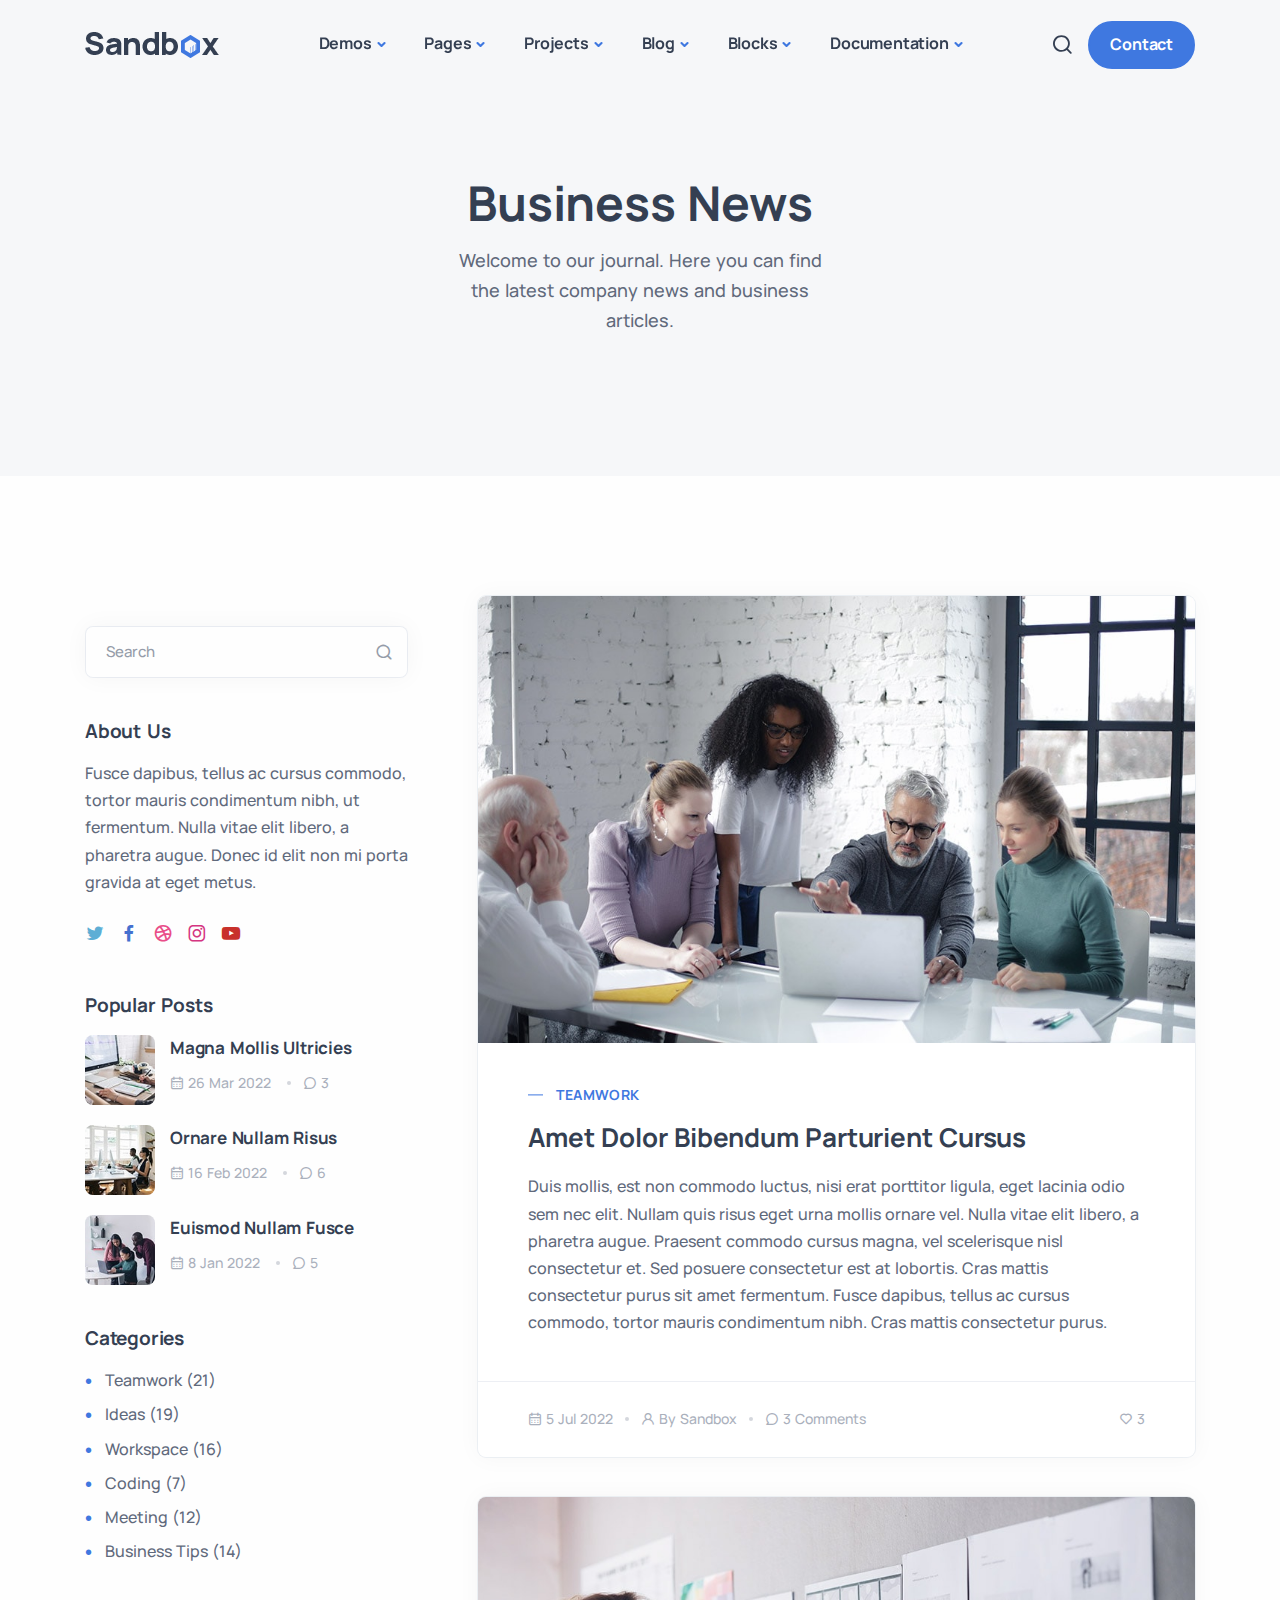
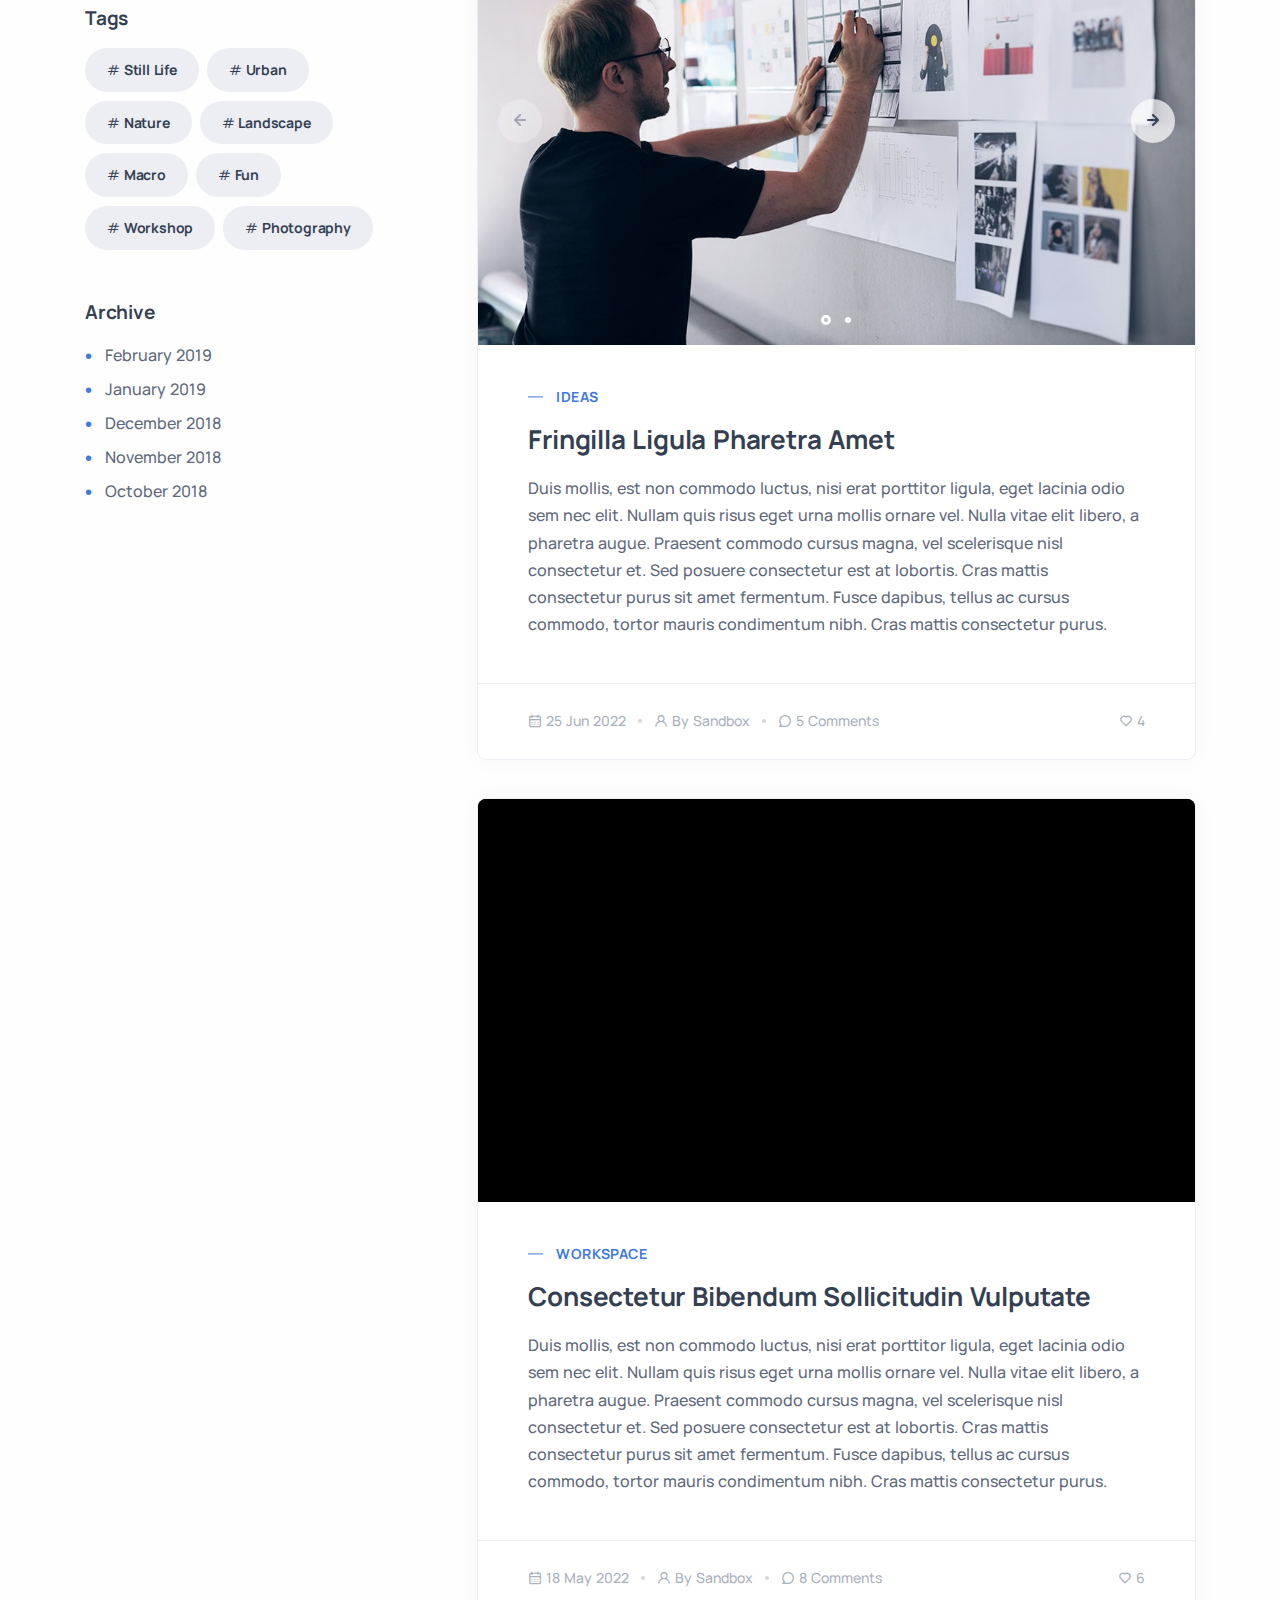
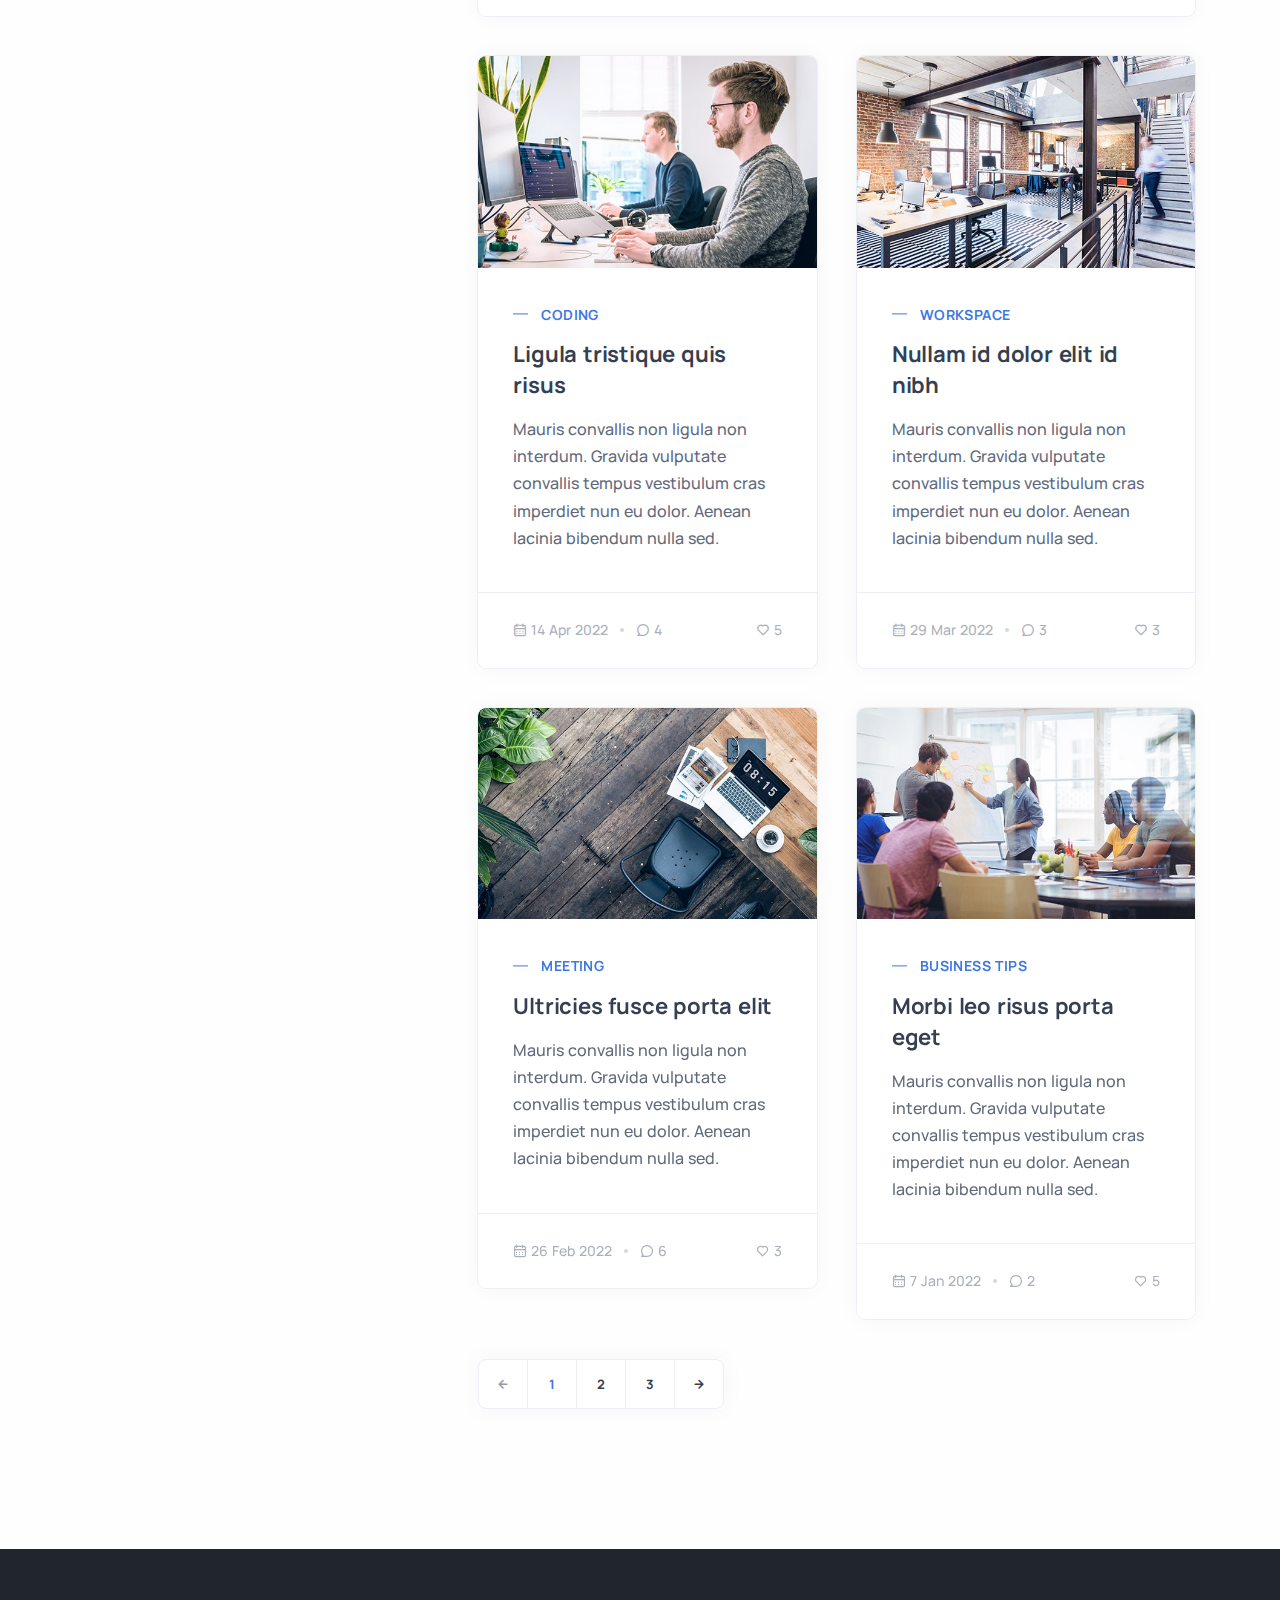
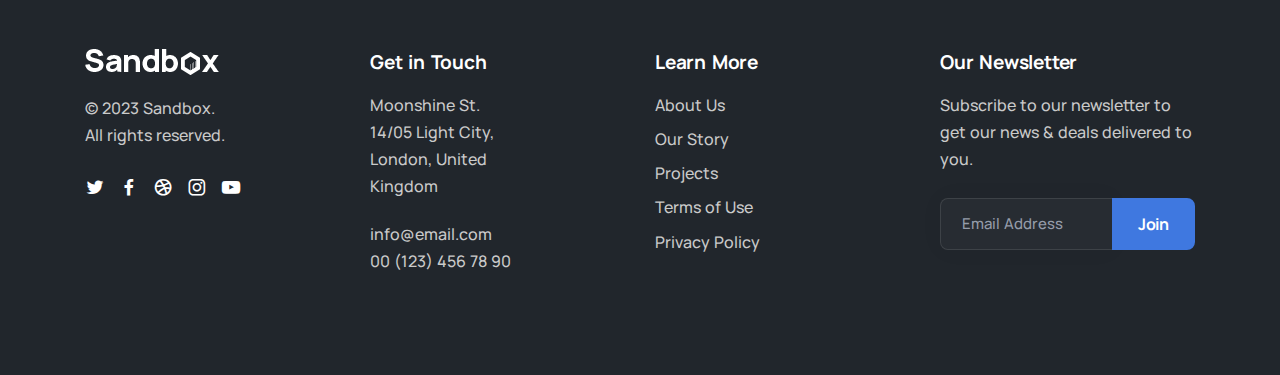
<file: blog3.html>
<!DOCTYPE html>
<html lang="en">

<head>
  <meta charset="utf-8">
  <meta name="viewport" content="width=device-width, initial-scale=1.0">
  <meta name="description" content="An impressive and flawless site template that includes various UI elements and countless features, attractive ready-made blocks and rich pages, basically everything you need to create a unique and professional website.">
  <meta name="keywords" content="bootstrap 5, business, corporate, creative, gulp, marketing, minimal, modern, multipurpose, one page, responsive, saas, sass, seo, startup, html5 template, site template">
  <meta name="author" content="elemis">
  <title>Sandbox - Modern & Multipurpose Bootstrap 5 Template</title>
  <link rel="shortcut icon" href="./assets/img/favicon.png">
  <link rel="stylesheet" href="./assets/css/plugins.css">
  <link rel="stylesheet" href="./assets/css/style.css">
</head>

<body>
  <div class="content-wrapper">
    <header class="wrapper bg-gray">
      <nav class="navbar navbar-expand-lg center-nav transparent navbar-light">
        <div class="container flex-lg-row flex-nowrap align-items-center">
          <div class="navbar-brand w-100">
            <a href="./index.html">
              <img src="./assets/img/logo.png" srcset="./assets/img/logo@2x.png 2x" alt="" />
            </a>
          </div>
          <div class="navbar-collapse offcanvas offcanvas-nav offcanvas-start">
            <div class="offcanvas-header d-lg-none">
              <h3 class="text-white fs-30 mb-0">Sandbox</h3>
              <button type="button" class="btn-close btn-close-white" data-bs-dismiss="offcanvas" aria-label="Close"></button>
            </div>
            <div class="offcanvas-body ms-lg-auto d-flex flex-column h-100">
              <ul class="navbar-nav">
                <li class="nav-item dropdown dropdown-mega">
                  <a class="nav-link dropdown-toggle" href="#" data-bs-toggle="dropdown">Demos</a>
                  <ul class="dropdown-menu mega-menu mega-menu-dark mega-menu-img">
                    <li class="mega-menu-content mega-menu-scroll">
                      <ul class="row row-cols-1 row-cols-lg-6 gx-0 gx-lg-4 gy-lg-2 list-unstyled">
                        <li class="col">
                          <a class="dropdown-item" href="./demo1.html">
                            <figure class="rounded lift d-none d-lg-block"><img src="./assets/img/demos/mi1.jpg" srcset="./assets/img/demos/mi1@2x.jpg 2x" alt=""></figure>
                            <span class="d-lg-none">Demo 1</span>
                          </a>
                        </li>
                        <li class="col">
                          <a class="dropdown-item" href="./demo2.html">
                            <figure class="rounded lift d-none d-lg-block"><img src="./assets/img/demos/mi2.jpg" srcset="./assets/img/demos/mi2@2x.jpg 2x" alt=""></figure>
                            <span class="d-lg-none">Demo 2</span>
                          </a>
                        </li>
                        <li class="col">
                          <a class="dropdown-item" href="./demo3.html">
                            <figure class="rounded lift d-none d-lg-block"><img src="./assets/img/demos/mi3.jpg" srcset="./assets/img/demos/mi3@2x.jpg 2x" alt=""></figure>
                            <span class="d-lg-none">Demo 3</span>
                          </a>
                        </li>
                        <li class="col">
                          <a class="dropdown-item" href="./demo4.html">
                            <figure class="rounded lift d-none d-lg-block"><img src="./assets/img/demos/mi4.jpg" srcset="./assets/img/demos/mi4@2x.jpg 2x" alt=""></figure>
                            <span class="d-lg-none">Demo 4</span>
                          </a>
                        </li>
                        <li class="col">
                          <a class="dropdown-item" href="./demo5.html">
                            <figure class="rounded lift d-none d-lg-block"><img src="./assets/img/demos/mi5.jpg" srcset="./assets/img/demos/mi5@2x.jpg 2x" alt=""></figure>
                            <span class="d-lg-none">Demo 5</span>
                          </a>
                        </li>
                        <li class="col">
                          <a class="dropdown-item" href="./demo6.html">
                            <figure class="rounded lift d-none d-lg-block"><img src="./assets/img/demos/mi6.jpg" srcset="./assets/img/demos/mi6@2x.jpg 2x" alt=""></figure>
                            <span class="d-lg-none">Demo 6</span>
                          </a>
                        </li>
                        <li class="col">
                          <a class="dropdown-item" href="./demo7.html">
                            <figure class="rounded lift d-none d-lg-block"><img src="./assets/img/demos/mi7.jpg" srcset="./assets/img/demos/mi7@2x.jpg 2x" alt=""></figure>
                            <span class="d-lg-none">Demo 7</span>
                          </a>
                        </li>
                        <li class="col">
                          <a class="dropdown-item" href="./demo8.html">
                            <figure class="rounded lift d-none d-lg-block"><img src="./assets/img/demos/mi8.jpg" srcset="./assets/img/demos/mi8@2x.jpg 2x" alt=""></figure>
                            <span class="d-lg-none">Demo 8</span>
                          </a>
                        </li>
                        <li class="col">
                          <a class="dropdown-item" href="./demo9.html">
                            <figure class="rounded lift d-none d-lg-block"><img src="./assets/img/demos/mi9.jpg" srcset="./assets/img/demos/mi9@2x.jpg 2x" alt=""></figure>
                            <span class="d-lg-none">Demo 9</span>
                          </a>
                        </li>
                        <li class="col">
                          <a class="dropdown-item" href="./demo10.html">
                            <figure class="rounded lift d-none d-lg-block"><img src="./assets/img/demos/mi10.jpg" srcset="./assets/img/demos/mi10@2x.jpg 2x" alt=""></figure>
                            <span class="d-lg-none">Demo 10</span>
                          </a>
                        </li>
                        <li class="col">
                          <a class="dropdown-item" href="./demo11.html">
                            <figure class="rounded lift d-none d-lg-block"><img src="./assets/img/demos/mi11.jpg" srcset="./assets/img/demos/mi11@2x.jpg 2x" alt=""></figure>
                            <span class="d-lg-none">Demo 11</span>
                          </a>
                        </li>
                        <li class="col">
                          <a class="dropdown-item" href="./demo12.html">
                            <figure class="rounded lift d-none d-lg-block"><img src="./assets/img/demos/mi12.jpg" srcset="./assets/img/demos/mi12@2x.jpg 2x" alt=""></figure>
                            <span class="d-lg-none">Demo 12</span>
                          </a>
                        </li>
                        <li class="col">
                          <a class="dropdown-item" href="./demo13.html">
                            <figure class="rounded lift d-none d-lg-block"><img src="./assets/img/demos/mi13.jpg" srcset="./assets/img/demos/mi13@2x.jpg 2x" alt=""></figure>
                            <span class="d-lg-none">Demo 13</span>
                          </a>
                        </li>
                        <li class="col">
                          <a class="dropdown-item" href="./demo14.html">
                            <figure class="rounded lift d-none d-lg-block"><img src="./assets/img/demos/mi14.jpg" srcset="./assets/img/demos/mi14@2x.jpg 2x" alt=""></figure>
                            <span class="d-lg-none">Demo 14</span>
                          </a>
                        </li>
                        <li class="col">
                          <a class="dropdown-item" href="./demo15.html">
                            <figure class="rounded lift d-none d-lg-block"><img src="./assets/img/demos/mi15.jpg" srcset="./assets/img/demos/mi15@2x.jpg 2x" alt=""></figure>
                            <span class="d-lg-none">Demo 15</span>
                          </a>
                        </li>
                        <li class="col">
                          <a class="dropdown-item" href="./demo16.html">
                            <figure class="rounded lift d-none d-lg-block"><img src="./assets/img/demos/mi16.jpg" srcset="./assets/img/demos/mi16@2x.jpg 2x" alt=""></figure>
                            <span class="d-lg-none">Demo 16</span>
                          </a>
                        </li>
                        <li class="col">
                          <a class="dropdown-item" href="./demo17.html">
                            <figure class="rounded lift d-none d-lg-block"><img src="./assets/img/demos/mi17.jpg" srcset="./assets/img/demos/mi17@2x.jpg 2x" alt=""></figure>
                            <span class="d-lg-none">Demo 17</span>
                          </a>
                        </li>
                        <li class="col">
                          <a class="dropdown-item" href="./demo18.html">
                            <figure class="rounded lift d-none d-lg-block"><img src="./assets/img/demos/mi18.jpg" srcset="./assets/img/demos/mi18@2x.jpg 2x" alt=""></figure>
                            <span class="d-lg-none">Demo 18</span>
                          </a>
                        </li>
                        <li class="col">
                          <a class="dropdown-item" href="./demo19.html">
                            <figure class="rounded lift d-none d-lg-block"><img src="./assets/img/demos/mi19.jpg" srcset="./assets/img/demos/mi19@2x.jpg 2x" alt=""></figure>
                            <span class="d-lg-none">Demo 19</span>
                          </a>
                        </li>
                        <li class="col">
                          <a class="dropdown-item" href="./demo20.html">
                            <figure class="rounded lift d-none d-lg-block"><img src="./assets/img/demos/mi20.jpg" srcset="./assets/img/demos/mi20@2x.jpg 2x" alt=""></figure>
                            <span class="d-lg-none">Demo 20</span>
                          </a>
                        </li>
                        <li class="col">
                          <a class="dropdown-item" href="./demo21.html">
                            <figure class="rounded lift d-none d-lg-block"><img src="./assets/img/demos/mi21.jpg" srcset="./assets/img/demos/mi21@2x.jpg 2x" alt=""></figure>
                            <span class="d-lg-none">Demo 21</span>
                          </a>
                        </li>
                        <li class="col">
                          <a class="dropdown-item" href="./demo22.html">
                            <figure class="rounded lift d-none d-lg-block"><img src="./assets/img/demos/mi22.jpg" srcset="./assets/img/demos/mi22@2x.jpg 2x" alt=""></figure>
                            <span class="d-lg-none">Demo 22</span>
                          </a>
                        </li>
                        <li class="col">
                          <a class="dropdown-item" href="./demo23.html">
                            <figure class="rounded lift d-none d-lg-block"><img src="./assets/img/demos/mi23.jpg" srcset="./assets/img/demos/mi23@2x.jpg 2x" alt=""></figure>
                            <span class="d-lg-none">Demo 23</span>
                          </a>
                        </li>
                        <li class="col">
                          <a class="dropdown-item" href="./demo24.html">
                            <figure class="rounded lift d-none d-lg-block"><img src="./assets/img/demos/mi24.jpg" srcset="./assets/img/demos/mi24@2x.jpg 2x" alt=""></figure>
                            <span class="d-lg-none">Demo 24</span>
                          </a>
                        </li>
                        <li class="col">
                          <a class="dropdown-item" href="./demo25.html">
                            <figure class="rounded lift d-none d-lg-block"><img src="./assets/img/demos/mi25.jpg" srcset="./assets/img/demos/mi25@2x.jpg 2x" alt=""></figure>
                            <span class="d-lg-none">Demo 25</span>
                          </a>
                        </li>
                        <li class="col">
                          <a class="dropdown-item" href="./demo26.html">
                            <figure class="rounded lift d-none d-lg-block"><img src="./assets/img/demos/mi26.jpg" srcset="./assets/img/demos/mi26@2x.jpg 2x" alt=""></figure>
                            <span class="d-lg-none">Demo 26</span>
                          </a>
                        </li>
                        <li class="col">
                          <a class="dropdown-item" href="./demo27.html">
                            <figure class="rounded lift d-none d-lg-block"><img src="./assets/img/demos/mi27.jpg" srcset="./assets/img/demos/mi27@2x.jpg 2x" alt=""></figure>
                            <span class="d-lg-none">Demo 27</span>
                          </a>
                        </li>
                        <li class="col">
                          <a class="dropdown-item" href="./demo28.html">
                            <figure class="rounded lift d-none d-lg-block"><img src="./assets/img/demos/mi28.jpg" srcset="./assets/img/demos/mi28@2x.jpg 2x" alt=""></figure>
                            <span class="d-lg-none">Demo 28</span>
                          </a>
                        </li>
                        <li class="col">
                          <a class="dropdown-item" href="./demo29.html">
                            <figure class="rounded lift d-none d-lg-block"><img src="./assets/img/demos/mi29.jpg" srcset="./assets/img/demos/mi29@2x.jpg 2x" alt=""></figure>
                            <span class="d-lg-none">Demo 29</span>
                          </a>
                        </li>
                        <li class="col">
                          <a class="dropdown-item" href="./demo30.html">
                            <figure class="rounded lift d-none d-lg-block"><img src="./assets/img/demos/mi30.jpg" srcset="./assets/img/demos/mi30@2x.jpg 2x" alt=""></figure>
                            <span class="d-lg-none">Demo 30</span>
                          </a>
                        </li>
                        <li class="col">
                          <a class="dropdown-item" href="./demo31.html">
                            <figure class="rounded lift d-none d-lg-block"><img src="./assets/img/demos/mi31.jpg" srcset="./assets/img/demos/mi31@2x.jpg 2x" alt=""></figure>
                            <span class="d-lg-none">Demo 31</span>
                          </a>
                        </li>
                        <li class="col">
                          <a class="dropdown-item" href="./demo32.html">
                            <figure class="rounded lift d-none d-lg-block"><img src="./assets/img/demos/mi32.jpg" srcset="./assets/img/demos/mi32@2x.jpg 2x" alt=""></figure>
                            <span class="d-lg-none">Demo 32</span>
                          </a>
                        </li>
                        <li class="col">
                          <a class="dropdown-item" href="./demo33.html">
                            <figure class="rounded lift d-none d-lg-block"><img src="./assets/img/demos/mi33.jpg" srcset="./assets/img/demos/mi33@2x.jpg 2x" alt=""></figure>
                            <span class="d-lg-none">Demo 33</span>
                          </a>
                        </li>
                        <li class="col">
                          <a class="dropdown-item" href="./demo34.html">
                            <figure class="rounded lift d-none d-lg-block"><img src="./assets/img/demos/mi34.jpg" srcset="./assets/img/demos/mi34@2x.jpg 2x" alt=""></figure>
                            <span class="d-lg-none">Demo 34</span>
                          </a>
                        </li>
                      </ul>
                      <!--/.row -->
                      <span class="d-none d-lg-flex"><i class="uil uil-direction"></i><strong>Scroll to view more</strong></span>
                    </li>
                    <!--/.mega-menu-content-->
                  </ul>
                  <!--/.dropdown-menu -->
                </li>
                <li class="nav-item dropdown">
                  <a class="nav-link dropdown-toggle" href="#" data-bs-toggle="dropdown">Pages</a>
                  <ul class="dropdown-menu">
                    <li class="dropdown dropdown-submenu dropend"><a class="dropdown-item dropdown-toggle" href="#" data-bs-toggle="dropdown">Services</a>
                      <ul class="dropdown-menu">
                        <li class="nav-item"><a class="dropdown-item" href="./services.html">Services I</a></li>
                        <li class="nav-item"><a class="dropdown-item" href="./services2.html">Services II</a></li>
                      </ul>
                    </li>
                    <li class="dropdown dropdown-submenu dropend"><a class="dropdown-item dropdown-toggle" href="#" data-bs-toggle="dropdown">About</a>
                      <ul class="dropdown-menu">
                        <li class="nav-item"><a class="dropdown-item" href="./about.html">About I</a></li>
                        <li class="nav-item"><a class="dropdown-item" href="./about2.html">About II</a></li>
                      </ul>
                    </li>
                    <li class="dropdown dropdown-submenu dropend"><a class="dropdown-item dropdown-toggle" href="#" data-bs-toggle="dropdown">Shop</a>
                      <ul class="dropdown-menu">
                        <li class="nav-item"><a class="dropdown-item" href="./shop.html">Shop I</a></li>
                        <li class="nav-item"><a class="dropdown-item" href="./shop2.html">Shop II</a></li>
                        <li class="nav-item"><a class="dropdown-item" href="./shop-product.html">Product Page</a></li>
                        <li class="nav-item"><a class="dropdown-item" href="./shop-cart.html">Shopping Cart</a></li>
                        <li class="nav-item"><a class="dropdown-item" href="./shop-checkout.html">Checkout</a></li>
                      </ul>
                    </li>
                    <li class="dropdown dropdown-submenu dropend"><a class="dropdown-item dropdown-toggle" href="#" data-bs-toggle="dropdown">Contact</a>
                      <ul class="dropdown-menu">
                        <li class="nav-item"><a class="dropdown-item" href="./contact.html">Contact I</a></li>
                        <li class="nav-item"><a class="dropdown-item" href="./contact2.html">Contact II</a></li>
                        <li class="nav-item"><a class="dropdown-item" href="./contact3.html">Contact III</a></li>
                      </ul>
                    </li>
                    <li class="dropdown dropdown-submenu dropend"><a class="dropdown-item dropdown-toggle" href="#" data-bs-toggle="dropdown">Career</a>
                      <ul class="dropdown-menu">
                        <li class="nav-item"><a class="dropdown-item" href="./career.html">Job Listing I</a></li>
                        <li class="nav-item"><a class="dropdown-item" href="./career2.html">Job Listing II</a></li>
                        <li class="nav-item"><a class="dropdown-item" href="./career-job.html">Job Description</a></li>
                      </ul>
                    </li>
                    <li class="dropdown dropdown-submenu dropend"><a class="dropdown-item dropdown-toggle" href="#" data-bs-toggle="dropdown">Utility</a>
                      <ul class="dropdown-menu">
                        <li class="nav-item"><a class="dropdown-item" href="./404.html">404 Not Found</a></li>
                        <li class="nav-item"><a class="dropdown-item" href="./page-loader.html">Page Loader</a></li>
                        <li class="nav-item"><a class="dropdown-item" href="./signin.html">Sign In I</a></li>
                        <li class="nav-item"><a class="dropdown-item" href="./signin2.html">Sign In II</a></li>
                        <li class="nav-item"><a class="dropdown-item" href="./signup.html">Sign Up I</a></li>
                        <li class="nav-item"><a class="dropdown-item" href="./signup2.html">Sign Up II</a></li>
                        <li class="nav-item"><a class="dropdown-item" href="./terms.html">Terms</a></li>
                      </ul>
                    </li>
                    <li class="nav-item"><a class="dropdown-item" href="./pricing.html">Pricing</a></li>
                    <li class="nav-item"><a class="dropdown-item" href="./onepage.html">One Page</a></li>
                  </ul>
                </li>
                <li class="nav-item dropdown">
                  <a class="nav-link dropdown-toggle" href="#" data-bs-toggle="dropdown">Projects</a>
                  <div class="dropdown-menu dropdown-lg">
                    <div class="dropdown-lg-content">
                      <div>
                        <h6 class="dropdown-header">Project Pages</h6>
                        <ul class="list-unstyled">
                          <li><a class="dropdown-item" href="./projects.html">Projects I</a></li>
                          <li><a class="dropdown-item" href="./projects2.html">Projects II</a></li>
                          <li><a class="dropdown-item" href="./projects3.html">Projects III</a></li>
                          <li><a class="dropdown-item" href="./projects4.html">Projects IV</a></li>
                        </ul>
                      </div>
                      <!-- /.column -->
                      <div>
                        <h6 class="dropdown-header">Single Projects</h6>
                        <ul class="list-unstyled">
                          <li><a class="dropdown-item" href="./single-project.html">Single Project I</a></li>
                          <li><a class="dropdown-item" href="./single-project2.html">Single Project II</a></li>
                          <li><a class="dropdown-item" href="./single-project3.html">Single Project III</a></li>
                          <li><a class="dropdown-item" href="./single-project4.html">Single Project IV</a></li>
                        </ul>
                      </div>
                      <!-- /.column -->
                    </div>
                    <!-- /auto-column -->
                  </div>
                </li>
                <li class="nav-item dropdown">
                  <a class="nav-link dropdown-toggle" href="#" data-bs-toggle="dropdown">Blog</a>
                  <ul class="dropdown-menu">
                    <li class="nav-item"><a class="dropdown-item" href="./blog.html">Blog without Sidebar</a></li>
                    <li class="nav-item"><a class="dropdown-item" href="./blog2.html">Blog with Sidebar</a></li>
                    <li class="nav-item"><a class="dropdown-item" href="./blog3.html">Blog with Left Sidebar</a></li>
                    <li class="dropdown dropdown-submenu dropend"><a class="dropdown-item dropdown-toggle" href="#" data-bs-toggle="dropdown">Blog Posts</a>
                      <ul class="dropdown-menu">
                        <li class="nav-item"><a class="dropdown-item" href="./blog-post.html">Post without Sidebar</a></li>
                        <li class="nav-item"><a class="dropdown-item" href="./blog-post2.html">Post with Sidebar</a></li>
                        <li class="nav-item"><a class="dropdown-item" href="./blog-post3.html">Post with Left Sidebar</a></li>
                      </ul>
                    </li>
                  </ul>
                </li>
                <li class="nav-item dropdown dropdown-mega">
                  <a class="nav-link dropdown-toggle" href="#" data-bs-toggle="dropdown">Blocks</a>
                  <ul class="dropdown-menu mega-menu mega-menu-dark mega-menu-img">
                    <li class="mega-menu-content">
                      <ul class="row row-cols-1 row-cols-lg-6 gx-0 gx-lg-6 gy-lg-4 list-unstyled">
                        <li class="col"><a class="dropdown-item" href="./docs/blocks/about.html">
                            <div class="rounded img-svg d-none d-lg-block p-4 mb-lg-2"><img class="rounded-0" src="./assets/img/demos/block1.svg" alt=""></div>
                            <span>About</span>
                          </a>
                        </li>
                        <li class="col"><a class="dropdown-item" href="./docs/blocks/blog.html">
                            <div class="rounded img-svg d-none d-lg-block p-4 mb-lg-2"><img class="rounded-0" src="./assets/img/demos/block2.svg" alt=""></div>
                            <span>Blog</span>
                          </a>
                        </li>
                        <li class="col"><a class="dropdown-item" href="./docs/blocks/call-to-action.html">
                            <div class="rounded img-svg d-none d-lg-block p-4 mb-lg-2"><img class="rounded-0" src="./assets/img/demos/block3.svg" alt=""></div>
                            <span>Call to Action</span>
                          </a>
                        </li>
                        <li class="col"><a class="dropdown-item" href="./docs/blocks/clients.html">
                            <div class="rounded img-svg d-none d-lg-block p-4 mb-lg-2"><img class="rounded-0" src="./assets/img/demos/block4.svg" alt=""></div>
                            <span>Clients</span>
                          </a>
                        </li>
                        <li class="col"><a class="dropdown-item" href="./docs/blocks/contact.html">
                            <div class="rounded img-svg d-none d-lg-block p-4 mb-lg-2"><img class="rounded-0" src="./assets/img/demos/block5.svg" alt=""></div>
                            <span>Contact</span>
                          </a>
                        </li>
                        <li class="col"><a class="dropdown-item" href="./docs/blocks/facts.html">
                            <div class="rounded img-svg d-none d-lg-block p-4 mb-lg-2"><img class="rounded-0" src="./assets/img/demos/block6.svg" alt=""></div>
                            <span>Facts</span>
                          </a>
                        </li>
                        <li class="col"><a class="dropdown-item" href="./docs/blocks/faq.html">
                            <div class="rounded img-svg d-none d-lg-block p-4 mb-lg-2"><img class="rounded-0" src="./assets/img/demos/block7.svg" alt=""></div>
                            <span>FAQ</span>
                          </a>
                        </li>
                        <li class="col"><a class="dropdown-item" href="./docs/blocks/features.html">
                            <div class="rounded img-svg d-none d-lg-block p-4 mb-lg-2"><img class="rounded-0" src="./assets/img/demos/block8.svg" alt=""></div>
                            <span>Features</span>
                          </a>
                        </li>
                        <li class="col"><a class="dropdown-item" href="./docs/blocks/footer.html">
                            <div class="rounded img-svg d-none d-lg-block p-4 mb-lg-2"><img class="rounded-0" src="./assets/img/demos/block9.svg" alt=""></div>
                            <span>Footer</span>
                          </a>
                        </li>
                        <li class="col"><a class="dropdown-item" href="./docs/blocks/hero.html">
                            <div class="rounded img-svg d-none d-lg-block p-4 mb-lg-2"><img class="rounded-0" src="./assets/img/demos/block10.svg" alt=""></div>
                            <span>Hero</span>
                          </a>
                        </li>
                        <li class="col"><a class="dropdown-item" href="./docs/blocks/misc.html">
                            <div class="rounded img-svg d-none d-lg-block p-4 mb-lg-2"><img class="rounded-0" src="./assets/img/demos/block17.svg" alt=""></div>
                            <span>Misc</span>
                          </a>
                        </li>
                        <li class="col"><a class="dropdown-item" href="./docs/blocks/navbar.html">
                            <div class="rounded img-svg d-none d-lg-block p-4 mb-lg-2"><img class="rounded-0" src="./assets/img/demos/block11.svg" alt=""></div>
                            <span>Navbar</span>
                          </a>
                        </li>
                        <li class="col"><a class="dropdown-item" href="./docs/blocks/portfolio.html">
                            <div class="rounded img-svg d-none d-lg-block p-4 mb-lg-2"><img class="rounded-0" src="./assets/img/demos/block12.svg" alt=""></div>
                            <span>Portfolio</span>
                          </a>
                        </li>
                        <li class="col"><a class="dropdown-item" href="./docs/blocks/pricing.html">
                            <div class="rounded img-svg d-none d-lg-block p-4 mb-lg-2"><img class="rounded-0" src="./assets/img/demos/block13.svg" alt=""></div>
                            <span>Pricing</span>
                          </a>
                        </li>
                        <li class="col"><a class="dropdown-item" href="./docs/blocks/process.html">
                            <div class="rounded img-svg d-none d-lg-block p-4 mb-lg-2"><img class="rounded-0" src="./assets/img/demos/block14.svg" alt=""></div>
                            <span>Process</span>
                          </a>
                        </li>
                        <li class="col"><a class="dropdown-item" href="./docs/blocks/team.html">
                            <div class="rounded img-svg d-none d-lg-block p-4 mb-lg-2"><img class="rounded-0" src="./assets/img/demos/block15.svg" alt=""></div>
                            <span>Team</span>
                          </a>
                        </li>
                        <li class="col"><a class="dropdown-item" href="./docs/blocks/testimonials.html">
                            <div class="rounded img-svg d-none d-lg-block p-4 mb-lg-2"><img class="rounded-0" src="./assets/img/demos/block16.svg" alt=""></div>
                            <span>Testimonials</span>
                          </a>
                        </li>
                      </ul>
                      <!--/.row -->
                    </li>
                    <!--/.mega-menu-content-->
                  </ul>
                  <!--/.dropdown-menu -->
                </li>
                <li class="nav-item dropdown dropdown-mega">
                  <a class="nav-link dropdown-toggle" href="#" data-bs-toggle="dropdown">Documentation</a>
                  <ul class="dropdown-menu mega-menu">
                    <li class="mega-menu-content">
                      <div class="row gx-0 gx-lg-3">
                        <div class="col-lg-4">
                          <h6 class="dropdown-header">Usage</h6>
                          <ul class="list-unstyled cc-2 pb-lg-1">
                            <li><a class="dropdown-item" href="./docs/index.html">Get Started</a></li>
                            <li><a class="dropdown-item" href="./docs/forms.html">Forms</a></li>
                            <li><a class="dropdown-item" href="./docs/faq.html">FAQ</a></li>
                            <li><a class="dropdown-item" href="./docs/changelog.html">Changelog</a></li>
                            <li><a class="dropdown-item" href="./docs/credits.html">Credits</a></li>
                          </ul>
                          <h6 class="dropdown-header mt-lg-6">Styleguide</h6>
                          <ul class="list-unstyled cc-2">
                            <li><a class="dropdown-item" href="./docs/styleguide/colors.html">Colors</a></li>
                            <li><a class="dropdown-item" href="./docs/styleguide/fonts.html">Fonts</a></li>
                            <li><a class="dropdown-item" href="./docs/styleguide/icons-svg.html">SVG Icons</a></li>
                            <li><a class="dropdown-item" href="./docs/styleguide/icons-font.html">Font Icons</a></li>
                            <li><a class="dropdown-item" href="./docs/styleguide/illustrations.html">Illustrations</a></li>
                            <li><a class="dropdown-item" href="./docs/styleguide/backgrounds.html">Backgrounds</a></li>
                            <li><a class="dropdown-item" href="./docs/styleguide/misc.html">Misc</a></li>
                          </ul>
                        </div>
                        <!--/column -->
                        <div class="col-lg-8">
                          <h6 class="dropdown-header">Elements</h6>
                          <ul class="list-unstyled cc-3">
                            <li><a class="dropdown-item" href="./docs/elements/accordion.html">Accordion</a></li>
                            <li><a class="dropdown-item" href="./docs/elements/alerts.html">Alerts</a></li>
                            <li><a class="dropdown-item" href="./docs/elements/animations.html">Animations</a></li>
                            <li><a class="dropdown-item" href="./docs/elements/avatars.html">Avatars</a></li>
                            <li><a class="dropdown-item" href="./docs/elements/background.html">Background</a></li>
                            <li><a class="dropdown-item" href="./docs/elements/badges.html">Badges</a></li>
                            <li><a class="dropdown-item" href="./docs/elements/buttons.html">Buttons</a></li>
                            <li><a class="dropdown-item" href="./docs/elements/card.html">Card</a></li>
                            <li><a class="dropdown-item" href="./docs/elements/carousel.html">Carousel</a></li>
                            <li><a class="dropdown-item" href="./docs/elements/dividers.html">Dividers</a></li>
                            <li><a class="dropdown-item" href="./docs/elements/form-elements.html">Form Elements</a></li>
                            <li><a class="dropdown-item" href="./docs/elements/image-hover.html">Image Hover</a></li>
                            <li><a class="dropdown-item" href="./docs/elements/image-mask.html">Image Mask</a></li>
                            <li><a class="dropdown-item" href="./docs/elements/lightbox.html">Lightbox</a></li>
                            <li><a class="dropdown-item" href="./docs/elements/player.html">Media Player</a></li>
                            <li><a class="dropdown-item" href="./docs/elements/modal.html">Modal</a></li>
                            <li><a class="dropdown-item" href="./docs/elements/pagination.html">Pagination</a></li>
                            <li><a class="dropdown-item" href="./docs/elements/progressbar.html">Progressbar</a></li>
                            <li><a class="dropdown-item" href="./docs/elements/shadows.html">Shadows</a></li>
                            <li><a class="dropdown-item" href="./docs/elements/shapes.html">Shapes</a></li>
                            <li><a class="dropdown-item" href="./docs/elements/tables.html">Tables</a></li>
                            <li><a class="dropdown-item" href="./docs/elements/tabs.html">Tabs</a></li>
                            <li><a class="dropdown-item" href="./docs/elements/text-animations.html">Text Animations</a></li>
                            <li><a class="dropdown-item" href="./docs/elements/text-highlight.html">Text Highlight</a></li>
                            <li><a class="dropdown-item" href="./docs/elements/tiles.html">Tiles</a></li>
                            <li><a class="dropdown-item" href="./docs/elements/tooltips-popovers.html">Tooltips & Popovers</a></li>
                            <li><a class="dropdown-item" href="./docs/elements/typography.html">Typography</a></li>
                          </ul>
                        </div>
                        <!--/column -->
                      </div>
                      <!--/.row -->
                    </li>
                    <!--/.mega-menu-content-->
                  </ul>
                  <!--/.dropdown-menu -->
                </li>
              </ul>
              <!-- /.navbar-nav -->
              <div class="offcanvas-footer d-lg-none">
                <div>
                  <a href="mailto:first.last@email.com" class="link-inverse">info@email.com</a>
                  <br /> 00 (123) 456 78 90 <br />
                  <nav class="nav social social-white mt-4">
                    <a href="#"><i class="uil uil-twitter"></i></a>
                    <a href="#"><i class="uil uil-facebook-f"></i></a>
                    <a href="#"><i class="uil uil-dribbble"></i></a>
                    <a href="#"><i class="uil uil-instagram"></i></a>
                    <a href="#"><i class="uil uil-youtube"></i></a>
                  </nav>
                  <!-- /.social -->
                </div>
              </div>
              <!-- /.offcanvas-footer -->
            </div>
            <!-- /.offcanvas-body -->
          </div>
          <!-- /.navbar-collapse -->
          <div class="navbar-other w-100 d-flex ms-auto">
            <ul class="navbar-nav flex-row align-items-center ms-auto">
              <li class="nav-item"><a class="nav-link" data-bs-toggle="offcanvas" data-bs-target="#offcanvas-search"><i class="uil uil-search"></i></a></li>
              <li class="nav-item d-none d-md-block">
                <a href="./contact.html" class="btn btn-sm btn-primary rounded-pill">Contact</a>
              </li>
              <li class="nav-item d-lg-none">
                <button class="hamburger offcanvas-nav-btn"><span></span></button>
              </li>
            </ul>
            <!-- /.navbar-nav -->
          </div>
          <!-- /.navbar-other -->
        </div>
        <!-- /.container -->
      </nav>
      <!-- /.navbar -->
      <div class="offcanvas offcanvas-top bg-light" id="offcanvas-search" data-bs-scroll="true">
        <div class="container d-flex flex-row py-6">
          <form class="search-form w-100">
            <input id="search-form" type="text" class="form-control" placeholder="Type keyword and hit enter">
          </form>
          <!-- /.search-form -->
          <button type="button" class="btn-close" data-bs-dismiss="offcanvas" aria-label="Close"></button>
        </div>
        <!-- /.container -->
      </div>
      <!-- /.offcanvas -->
    </header>
    <!-- /header -->
    <section class="wrapper bg-gray">
      <div class="container pt-10 pb-12 pt-md-14 pb-md-16 text-center">
        <div class="row">
          <div class="col-md-7 col-lg-6 col-xl-5 mx-auto">
            <h1 class="display-1 mb-3">Business News</h1>
            <p class="lead px-lg-5 px-xxl-8">Welcome to our journal. Here you can find the latest company news and business articles.</p>
          </div>
          <!-- /column -->
        </div>
        <!-- /.row -->
      </div>
      <!-- /.container -->
    </section>
    <!-- /section -->
    <section class="wrapper bg-light">
      <div class="container py-14 py-md-16">
        <div class="row gx-lg-8 gx-xl-12">
          <div class="col-lg-8 order-lg-2">
            <div class="blog classic-view">
              <article class="post">
                <div class="card">
                  <figure class="card-img-top overlay overlay-1 hover-scale"><a href="./blog-post.html"><img src="./assets/img/photos/b1.jpg" alt="" /></a>
                    <figcaption>
                      <h5 class="from-top mb-0">Read More</h5>
                    </figcaption>
                  </figure>
                  <div class="card-body">
                    <div class="post-header">
                      <div class="post-category text-line">
                        <a href="#" class="hover" rel="category">Teamwork</a>
                      </div>
                      <!-- /.post-category -->
                      <h2 class="post-title mt-1 mb-0"><a class="link-dark" href="./blog-post.html">Amet Dolor Bibendum Parturient Cursus</a></h2>
                    </div>
                    <!-- /.post-header -->
                    <div class="post-content">
                      <p>Duis mollis, est non commodo luctus, nisi erat porttitor ligula, eget lacinia odio sem nec elit. Nullam quis risus eget urna mollis ornare vel. Nulla vitae elit libero, a pharetra augue. Praesent commodo cursus magna, vel scelerisque nisl consectetur et. Sed posuere consectetur est at lobortis. Cras mattis consectetur purus sit amet fermentum. Fusce dapibus, tellus ac cursus commodo, tortor mauris condimentum nibh. Cras mattis consectetur purus.</p>
                    </div>
                    <!-- /.post-content -->
                  </div>
                  <!--/.card-body -->
                  <div class="card-footer">
                    <ul class="post-meta d-flex mb-0">
                      <li class="post-date"><i class="uil uil-calendar-alt"></i><span>5 Jul 2022</span></li>
                      <li class="post-author"><a href="#"><i class="uil uil-user"></i><span>By Sandbox</span></a></li>
                      <li class="post-comments"><a href="#"><i class="uil uil-comment"></i>3<span> Comments</span></a></li>
                      <li class="post-likes ms-auto"><a href="#"><i class="uil uil-heart-alt"></i>3</a></li>
                    </ul>
                    <!-- /.post-meta -->
                  </div>
                  <!-- /.card-footer -->
                </div>
                <!-- /.card -->
              </article>
              <!-- /.post -->
              <article class="post">
                <div class="card">
                  <div class="post-slider card-img-top">
                    <div class="swiper-container dots-over" data-margin="5" data-nav="true" data-dots="true">
                      <div class="swiper">
                        <div class="swiper-wrapper">
                          <div class="swiper-slide"><img src="./assets/img/photos/b2.jpg" alt="" /></div>
                          <div class="swiper-slide"><img src="./assets/img/photos/b3.jpg" alt="" /></div>
                        </div>
                        <!--/.swiper-wrapper -->
                      </div>
                      <!-- /.swiper -->
                    </div>
                    <!-- /.swiper-container -->
                  </div>
                  <!-- /.post-slider -->
                  <div class="card-body">
                    <div class="post-header">
                      <div class="post-category text-line">
                        <a href="#" class="hover" rel="category">Ideas</a>
                      </div>
                      <!-- /.post-category -->
                      <h2 class="post-title mt-1 mb-0"><a class="link-dark" href="./blog-post.html">Fringilla Ligula Pharetra Amet</a></h2>
                    </div>
                    <!-- /.post-header -->
                    <div class="post-content">
                      <p>Duis mollis, est non commodo luctus, nisi erat porttitor ligula, eget lacinia odio sem nec elit. Nullam quis risus eget urna mollis ornare vel. Nulla vitae elit libero, a pharetra augue. Praesent commodo cursus magna, vel scelerisque nisl consectetur et. Sed posuere consectetur est at lobortis. Cras mattis consectetur purus sit amet fermentum. Fusce dapibus, tellus ac cursus commodo, tortor mauris condimentum nibh. Cras mattis consectetur purus.</p>
                    </div>
                    <!-- /.post-content -->
                  </div>
                  <!--/.card-body -->
                  <div class="card-footer">
                    <ul class="post-meta d-flex mb-0">
                      <li class="post-date"><i class="uil uil-calendar-alt"></i><span>25 Jun 2022</span></li>
                      <li class="post-author"><a href="#"><i class="uil uil-user"></i><span>By Sandbox</span></a></li>
                      <li class="post-comments"><a href="#"><i class="uil uil-comment"></i>5<span> Comments</span></a></li>
                      <li class="post-likes ms-auto"><a href="#"><i class="uil uil-heart-alt"></i>4</a></li>
                    </ul>
                    <!-- /.post-meta -->
                  </div>
                  <!-- /.card-footer -->
                </div>
                <!-- /.card -->
              </article>
              <!-- /.post -->
              <article class="post">
                <div class="card">
                  <div class="card-img-top">
                    <div class="player" data-plyr-provider="youtube" data-plyr-embed-id="j_Y2Gwaj7Gs"></div>
                  </div>
                  <div class="card-body">
                    <div class="post-header">
                      <div class="post-category text-line">
                        <a href="#" class="hover" rel="category">Workspace</a>
                      </div>
                      <!-- /.post-category -->
                      <h2 class="post-title mt-1 mb-0"><a class="link-dark" href="./blog-post.html">Consectetur Bibendum Sollicitudin Vulputate</a></h2>
                    </div>
                    <!-- /.post-header -->
                    <div class="post-content">
                      <p>Duis mollis, est non commodo luctus, nisi erat porttitor ligula, eget lacinia odio sem nec elit. Nullam quis risus eget urna mollis ornare vel. Nulla vitae elit libero, a pharetra augue. Praesent commodo cursus magna, vel scelerisque nisl consectetur et. Sed posuere consectetur est at lobortis. Cras mattis consectetur purus sit amet fermentum. Fusce dapibus, tellus ac cursus commodo, tortor mauris condimentum nibh. Cras mattis consectetur purus.</p>
                    </div>
                    <!-- /.post-content -->
                  </div>
                  <!--/.card-body -->
                  <div class="card-footer">
                    <ul class="post-meta d-flex mb-0">
                      <li class="post-date"><i class="uil uil-calendar-alt"></i><span>18 May 2022</span></li>
                      <li class="post-author"><a href="#"><i class="uil uil-user"></i><span>By Sandbox</span></a></li>
                      <li class="post-comments"><a href="#"><i class="uil uil-comment"></i>8<span> Comments</span></a></li>
                      <li class="post-likes ms-auto"><a href="#"><i class="uil uil-heart-alt"></i>6</a></li>
                    </ul>
                    <!-- /.post-meta -->
                  </div>
                  <!-- /.card-footer -->
                </div>
                <!-- /.card -->
              </article>
              <!-- /.post -->
            </div>
            <!-- /.blog -->
            <div class="blog grid grid-view">
              <div class="row isotope gx-md-8 gy-8 mb-8">
                <article class="item post col-md-6">
                  <div class="card">
                    <figure class="card-img-top overlay overlay-1 hover-scale"><a href="#"> <img src="./assets/img/photos/b4.jpg" alt="" /></a>
                      <figcaption>
                        <h5 class="from-top mb-0">Read More</h5>
                      </figcaption>
                    </figure>
                    <div class="card-body">
                      <div class="post-header">
                        <div class="post-category text-line">
                          <a href="#" class="hover" rel="category">Coding</a>
                        </div>
                        <!-- /.post-category -->
                        <h2 class="post-title h3 mt-1 mb-3"><a class="link-dark" href="./blog-post.html">Ligula tristique quis risus</a></h2>
                      </div>
                      <!-- /.post-header -->
                      <div class="post-content">
                        <p>Mauris convallis non ligula non interdum. Gravida vulputate convallis tempus vestibulum cras imperdiet nun eu dolor. Aenean lacinia bibendum nulla sed.</p>
                      </div>
                      <!-- /.post-content -->
                    </div>
                    <!--/.card-body -->
                    <div class="card-footer">
                      <ul class="post-meta d-flex mb-0">
                        <li class="post-date"><i class="uil uil-calendar-alt"></i><span>14 Apr 2022</span></li>
                        <li class="post-comments"><a href="#"><i class="uil uil-comment"></i>4</a></li>
                        <li class="post-likes ms-auto"><a href="#"><i class="uil uil-heart-alt"></i>5</a></li>
                      </ul>
                      <!-- /.post-meta -->
                    </div>
                    <!-- /.card-footer -->
                  </div>
                  <!-- /.card -->
                </article>
                <!-- /.post -->
                <article class="item post col-md-6">
                  <div class="card">
                    <figure class="card-img-top overlay overlay-1 hover-scale"><a href="#"> <img src="./assets/img/photos/b5.jpg" alt="" /></a>
                      <figcaption>
                        <h5 class="from-top mb-0">Read More</h5>
                      </figcaption>
                    </figure>
                    <div class="card-body">
                      <div class="post-header">
                        <div class="post-category text-line">
                          <a href="#" class="hover" rel="category">Workspace</a>
                        </div>
                        <!-- /.post-category -->
                        <h2 class="post-title h3 mt-1 mb-3"><a class="link-dark" href="./blog-post.html">Nullam id dolor elit id nibh</a></h2>
                      </div>
                      <!-- /.post-header -->
                      <div class="post-content">
                        <p>Mauris convallis non ligula non interdum. Gravida vulputate convallis tempus vestibulum cras imperdiet nun eu dolor. Aenean lacinia bibendum nulla sed.</p>
                      </div>
                      <!-- /.post-content -->
                    </div>
                    <!--/.card-body -->
                    <div class="card-footer">
                      <ul class="post-meta d-flex mb-0">
                        <li class="post-date"><i class="uil uil-calendar-alt"></i><span>29 Mar 2022</span></li>
                        <li class="post-comments"><a href="#"><i class="uil uil-comment"></i>3</a></li>
                        <li class="post-likes ms-auto"><a href="#"><i class="uil uil-heart-alt"></i>3</a></li>
                      </ul>
                      <!-- /.post-meta -->
                    </div>
                    <!-- /.card-footer -->
                  </div>
                  <!-- /.card -->
                </article>
                <!-- /.post -->
                <article class="item post col-md-6">
                  <div class="card">
                    <figure class="card-img-top overlay overlay-1 hover-scale"><a href="#"> <img src="./assets/img/photos/b6.jpg" alt="" /></a>
                      <figcaption>
                        <h5 class="from-top mb-0">Read More</h5>
                      </figcaption>
                    </figure>
                    <div class="card-body">
                      <div class="post-header">
                        <div class="post-category text-line">
                          <a href="#" class="hover" rel="category">Meeting</a>
                        </div>
                        <!-- /.post-category -->
                        <h2 class="post-title h3 mt-1 mb-3"><a class="link-dark" href="./blog-post.html">Ultricies fusce porta elit</a></h2>
                      </div>
                      <!-- /.post-header -->
                      <div class="post-content">
                        <p>Mauris convallis non ligula non interdum. Gravida vulputate convallis tempus vestibulum cras imperdiet nun eu dolor. Aenean lacinia bibendum nulla sed.</p>
                      </div>
                      <!-- /.post-content -->
                    </div>
                    <!--/.card-body -->
                    <div class="card-footer">
                      <ul class="post-meta d-flex mb-0">
                        <li class="post-date"><i class="uil uil-calendar-alt"></i><span>26 Feb 2022</span></li>
                        <li class="post-comments"><a href="#"><i class="uil uil-comment"></i>6</a></li>
                        <li class="post-likes ms-auto"><a href="#"><i class="uil uil-heart-alt"></i>3</a></li>
                      </ul>
                      <!-- /.post-meta -->
                    </div>
                    <!-- /.card-footer -->
                  </div>
                  <!-- /.card -->
                </article>
                <!-- /.post -->
                <article class="item post col-md-6">
                  <div class="card">
                    <figure class="card-img-top overlay overlay-1 hover-scale"><a href="#"> <img src="./assets/img/photos/b7.jpg" alt="" /></a>
                      <figcaption>
                        <h5 class="from-top mb-0">Read More</h5>
                      </figcaption>
                    </figure>
                    <div class="card-body">
                      <div class="post-header">
                        <div class="post-category text-line">
                          <a href="#" class="hover" rel="category">Business Tips</a>
                        </div>
                        <!-- /.post-category -->
                        <h2 class="post-title h3 mt-1 mb-3"><a class="link-dark" href="./blog-post.html">Morbi leo risus porta eget</a></h2>
                      </div>
                      <div class="post-content">
                        <p>Mauris convallis non ligula non interdum. Gravida vulputate convallis tempus vestibulum cras imperdiet nun eu dolor. Aenean lacinia bibendum nulla sed.</p>
                      </div>
                      <!-- /.post-content -->
                    </div>
                    <!--/.card-body -->
                    <div class="card-footer">
                      <ul class="post-meta d-flex mb-0">
                        <li class="post-date"><i class="uil uil-calendar-alt"></i><span>7 Jan 2022</span></li>
                        <li class="post-comments"><a href="#"><i class="uil uil-comment"></i>2</a></li>
                        <li class="post-likes ms-auto"><a href="#"><i class="uil uil-heart-alt"></i>5</a></li>
                      </ul>
                      <!-- /.post-meta -->
                    </div>
                    <!-- /.card-footer -->
                  </div>
                  <!-- /.card -->
                </article>
                <!-- /.post -->
              </div>
              <!-- /.row -->
            </div>
            <!-- /.blog -->
            <nav class="d-flex" aria-label="pagination">
              <ul class="pagination">
                <li class="page-item disabled">
                  <a class="page-link" href="#" aria-label="Previous">
                    <span aria-hidden="true"><i class="uil uil-arrow-left"></i></span>
                  </a>
                </li>
                <li class="page-item active"><a class="page-link" href="#">1</a></li>
                <li class="page-item"><a class="page-link" href="#">2</a></li>
                <li class="page-item"><a class="page-link" href="#">3</a></li>
                <li class="page-item">
                  <a class="page-link" href="#" aria-label="Next">
                    <span aria-hidden="true"><i class="uil uil-arrow-right"></i></span>
                  </a>
                </li>
              </ul>
              <!-- /.pagination -->
            </nav>
            <!-- /nav -->
          </div>
          <!-- /column -->
          <aside class="col-lg-4 sidebar mt-8 mt-lg-6">
            <div class="widget">
              <form class="search-form">
                <div class="form-floating mb-0">
                  <input id="search-form" type="text" class="form-control" placeholder="Search">
                  <label for="search-form">Search</label>
                </div>
              </form>
              <!-- /.search-form -->
            </div>
            <!-- /.widget -->
            <div class="widget">
              <h4 class="widget-title mb-3">About Us</h4>
              <p>Fusce dapibus, tellus ac cursus commodo, tortor mauris condimentum nibh, ut fermentum. Nulla vitae elit libero, a pharetra augue. Donec id elit non mi porta gravida at eget metus.</p>
              <nav class="nav social">
                <a href="#"><i class="uil uil-twitter"></i></a>
                <a href="#"><i class="uil uil-facebook-f"></i></a>
                <a href="#"><i class="uil uil-dribbble"></i></a>
                <a href="#"><i class="uil uil-instagram"></i></a>
                <a href="#"><i class="uil uil-youtube"></i></a>
              </nav>
              <!-- /.social -->
            </div>
            <!-- /.widget -->
            <div class="widget">
              <h4 class="widget-title mb-3">Popular Posts</h4>
              <ul class="image-list">
                <li>
                  <figure class="rounded"><a href="./blog-post.html"><img src="./assets/img/photos/a1.jpg" alt="" /></a></figure>
                  <div class="post-content">
                    <h6 class="mb-2"> <a class="link-dark" href="./blog-post.html">Magna Mollis Ultricies</a> </h6>
                    <ul class="post-meta">
                      <li class="post-date"><i class="uil uil-calendar-alt"></i><span>26 Mar 2022</span></li>
                      <li class="post-comments"><a href="#"><i class="uil uil-comment"></i>3</a></li>
                    </ul>
                    <!-- /.post-meta -->
                  </div>
                </li>
                <li>
                  <figure class="rounded"> <a href="./blog-post.html"><img src="./assets/img/photos/a2.jpg" alt="" /></a></figure>
                  <div class="post-content">
                    <h6 class="mb-2"> <a class="link-dark" href="./blog-post.html">Ornare Nullam Risus</a> </h6>
                    <ul class="post-meta">
                      <li class="post-date"><i class="uil uil-calendar-alt"></i><span>16 Feb 2022</span></li>
                      <li class="post-comments"><a href="#"><i class="uil uil-comment"></i>6</a></li>
                    </ul>
                    <!-- /.post-meta -->
                  </div>
                </li>
                <li>
                  <figure class="rounded"><a href="./blog-post.html"><img src="./assets/img/photos/a3.jpg" alt="" /></a></figure>
                  <div class="post-content">
                    <h6 class="mb-2"> <a class="link-dark" href="./blog-post.html">Euismod Nullam Fusce</a> </h6>
                    <ul class="post-meta">
                      <li class="post-date"><i class="uil uil-calendar-alt"></i><span>8 Jan 2022</span></li>
                      <li class="post-comments"><a href="#"><i class="uil uil-comment"></i>5</a></li>
                    </ul>
                    <!-- /.post-meta -->
                  </div>
                </li>
              </ul>
              <!-- /.image-list -->
            </div>
            <!-- /.widget -->
            <div class="widget">
              <h4 class="widget-title mb-3">Categories</h4>
              <ul class="unordered-list bullet-primary text-reset">
                <li><a href="#">Teamwork (21)</a></li>
                <li><a href="#">Ideas (19)</a></li>
                <li><a href="#">Workspace (16)</a></li>
                <li><a href="#">Coding (7)</a></li>
                <li><a href="#">Meeting (12)</a></li>
                <li><a href="#">Business Tips (14)</a></li>
              </ul>
            </div>
            <!-- /.widget -->
            <div class="widget">
              <h4 class="widget-title mb-3">Tags</h4>
              <ul class="list-unstyled tag-list">
                <li><a href="#" class="btn btn-soft-ash btn-sm rounded-pill">Still Life</a></li>
                <li><a href="#" class="btn btn-soft-ash btn-sm rounded-pill">Urban</a></li>
                <li><a href="#" class="btn btn-soft-ash btn-sm rounded-pill">Nature</a></li>
                <li><a href="#" class="btn btn-soft-ash btn-sm rounded-pill">Landscape</a></li>
                <li><a href="#" class="btn btn-soft-ash btn-sm rounded-pill">Macro</a></li>
                <li><a href="#" class="btn btn-soft-ash btn-sm rounded-pill">Fun</a></li>
                <li><a href="#" class="btn btn-soft-ash btn-sm rounded-pill">Workshop</a></li>
                <li><a href="#" class="btn btn-soft-ash btn-sm rounded-pill">Photography</a></li>
              </ul>
            </div>
            <!-- /.widget -->
            <div class="widget">
              <h4 class="widget-title mb-3">Archive</h4>
              <ul class="unordered-list bullet-primary text-reset">
                <li><a href="#">February 2019</a></li>
                <li><a href="#">January 2019</a></li>
                <li><a href="#">December 2018</a></li>
                <li><a href="#">November 2018</a></li>
                <li><a href="#">October 2018</a></li>
              </ul>
            </div>
            <!-- /.widget -->
          </aside>
          <!-- /column .sidebar -->
        </div>
        <!-- /.row -->
      </div>
      <!-- /.container -->
    </section>
    <!-- /section -->
  </div>
  <!-- /.content-wrapper -->
  <footer class="bg-dark text-inverse">
    <div class="container py-13 py-md-15">
      <div class="row gy-6 gy-lg-0">
        <div class="col-md-4 col-lg-3">
          <div class="widget">
            <img class="mb-4" src="./assets/img/logo-light.png" srcset="./assets/img/logo-light@2x.png 2x" alt="" />
            <p class="mb-4">© 2023 Sandbox. <br class="d-none d-lg-block" />All rights reserved.</p>
            <nav class="nav social social-white">
              <a href="#"><i class="uil uil-twitter"></i></a>
              <a href="#"><i class="uil uil-facebook-f"></i></a>
              <a href="#"><i class="uil uil-dribbble"></i></a>
              <a href="#"><i class="uil uil-instagram"></i></a>
              <a href="#"><i class="uil uil-youtube"></i></a>
            </nav>
            <!-- /.social -->
          </div>
          <!-- /.widget -->
        </div>
        <!-- /column -->
        <div class="col-md-4 col-lg-3">
          <div class="widget">
            <h4 class="widget-title text-white mb-3">Get in Touch</h4>
            <address class="pe-xl-15 pe-xxl-17">Moonshine St. 14/05 Light City, London, United Kingdom</address>
            <a href="mailto:#">info@email.com</a><br /> 00 (123) 456 78 90
          </div>
          <!-- /.widget -->
        </div>
        <!-- /column -->
        <div class="col-md-4 col-lg-3">
          <div class="widget">
            <h4 class="widget-title text-white mb-3">Learn More</h4>
            <ul class="list-unstyled  mb-0">
              <li><a href="#">About Us</a></li>
              <li><a href="#">Our Story</a></li>
              <li><a href="#">Projects</a></li>
              <li><a href="#">Terms of Use</a></li>
              <li><a href="#">Privacy Policy</a></li>
            </ul>
          </div>
          <!-- /.widget -->
        </div>
        <!-- /column -->
        <div class="col-md-12 col-lg-3">
          <div class="widget">
            <h4 class="widget-title text-white mb-3">Our Newsletter</h4>
            <p class="mb-5">Subscribe to our newsletter to get our news & deals delivered to you.</p>
            <div class="newsletter-wrapper">
              <!-- Begin Mailchimp Signup Form -->
              <div id="mc_embed_signup2">
                <form action="https://elemisfreebies.us20.list-manage.com/subscribe/post?u=aa4947f70a475ce162057838d&amp;id=b49ef47a9a" method="post" id="mc-embedded-subscribe-form2" name="mc-embedded-subscribe-form" class="validate dark-fields" target="_blank" novalidate>
                  <div id="mc_embed_signup_scroll2">
                    <div class="mc-field-group input-group form-floating">
                      <input type="email" value="" name="EMAIL" class="required email form-control" placeholder="Email Address" id="mce-EMAIL2">
                      <label for="mce-EMAIL2">Email Address</label>
                      <input type="submit" value="Join" name="subscribe" id="mc-embedded-subscribe2" class="btn btn-primary ">
                    </div>
                    <div id="mce-responses2" class="clear">
                      <div class="response" id="mce-error-response2" style="display:none"></div>
                      <div class="response" id="mce-success-response2" style="display:none"></div>
                    </div> <!-- real people should not fill this in and expect good things - do not remove this or risk form bot signups-->
                    <div style="position: absolute; left: -5000px;" aria-hidden="true"><input type="text" name="b_ddc180777a163e0f9f66ee014_4b1bcfa0bc" tabindex="-1" value=""></div>
                    <div class="clear"></div>
                  </div>
                </form>
              </div>
              <!--End mc_embed_signup-->
            </div>
            <!-- /.newsletter-wrapper -->
          </div>
          <!-- /.widget -->
        </div>
        <!-- /column -->
      </div>
      <!--/.row -->
    </div>
    <!-- /.container -->
  </footer>
  <div class="progress-wrap">
    <svg class="progress-circle svg-content" width="100%" height="100%" viewBox="-1 -1 102 102">
      <path d="M50,1 a49,49 0 0,1 0,98 a49,49 0 0,1 0,-98" />
    </svg>
  </div>
  <script src="./assets/js/plugins.js"></script>
  <script src="./assets/js/theme.js"></script>
</body>

</html>
</file>
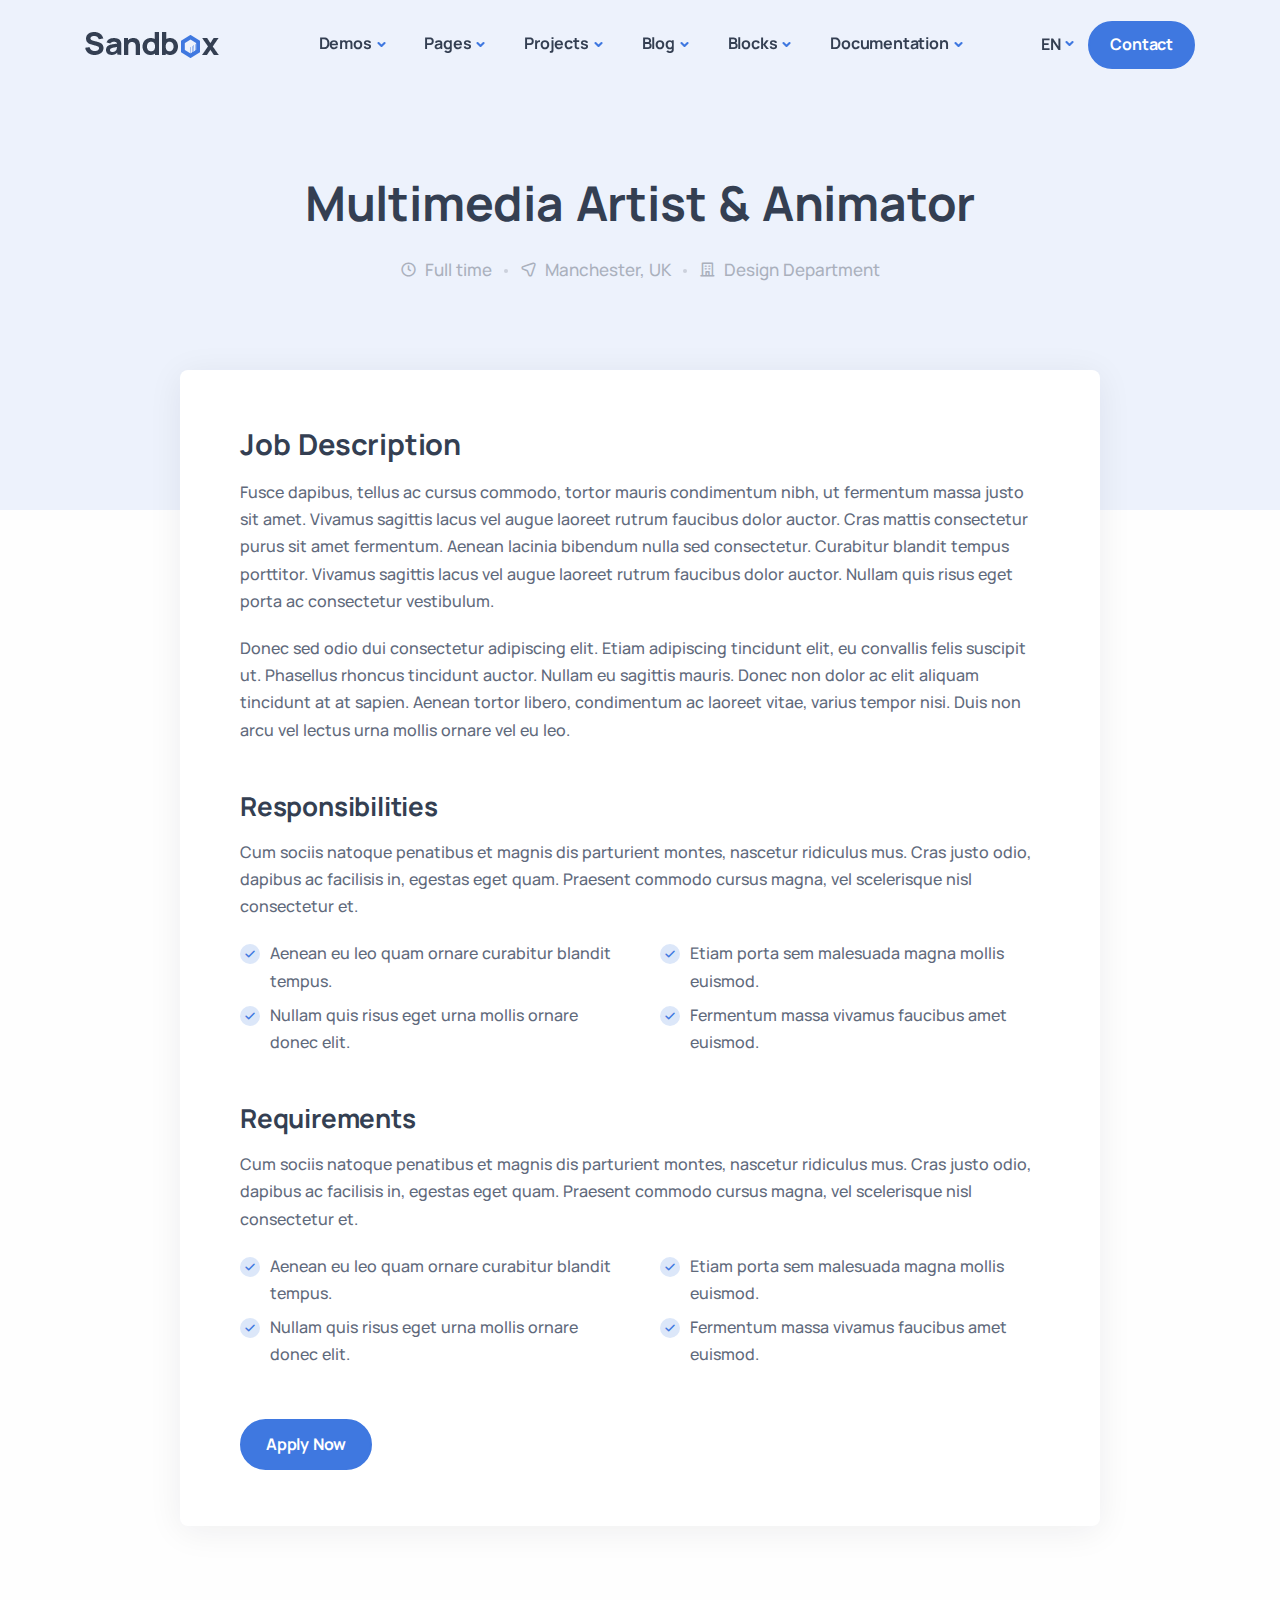
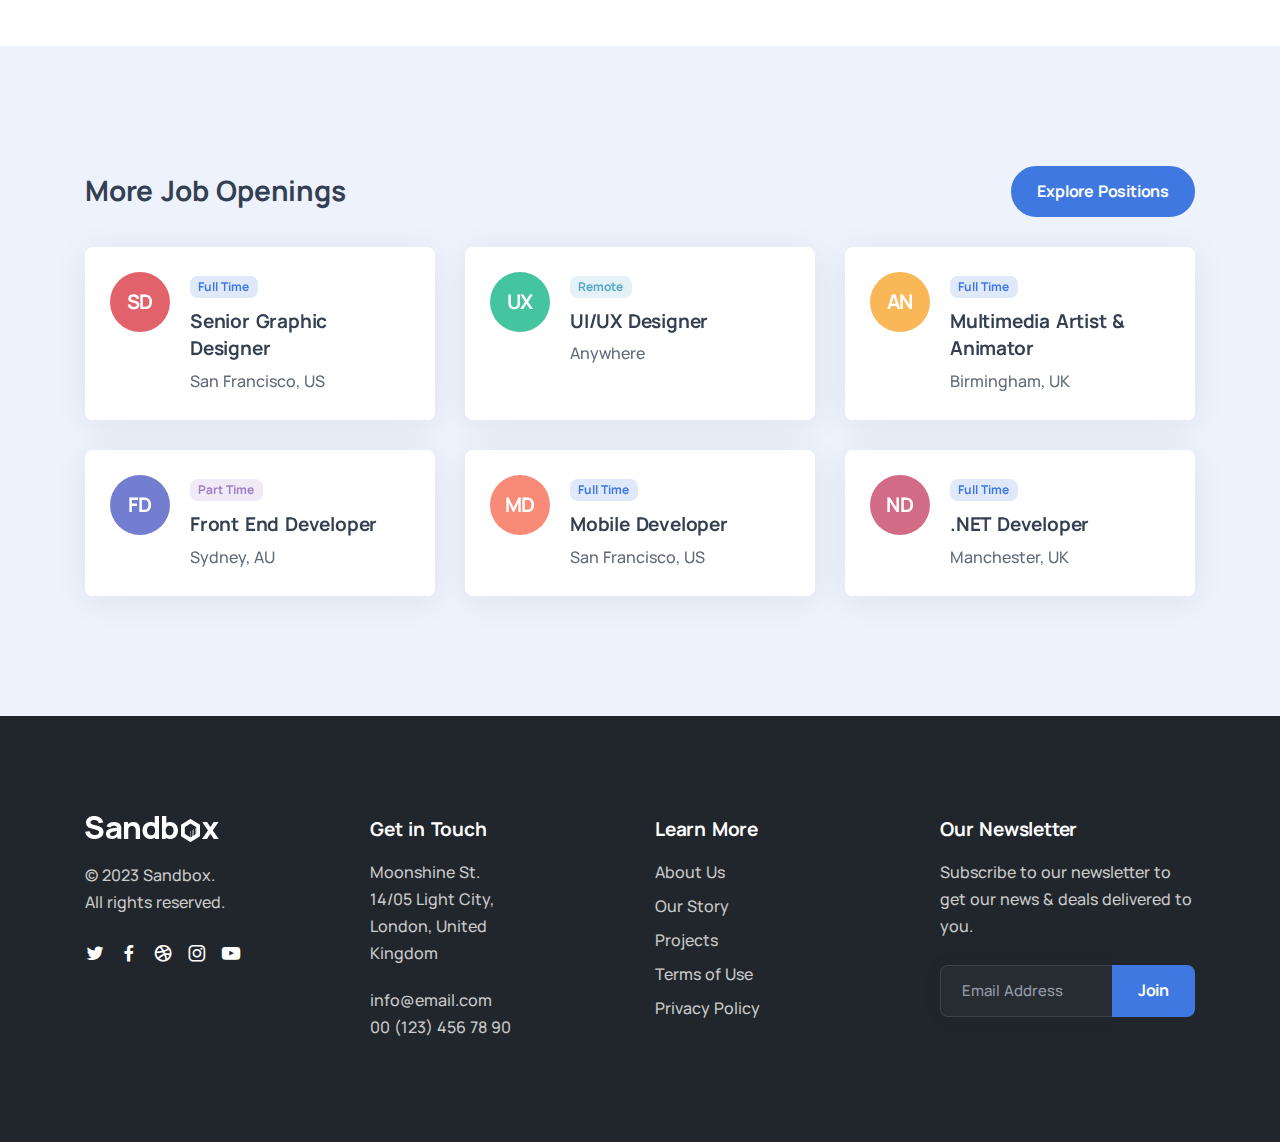
<file: career-job.html>
<!DOCTYPE html>
<html lang="en">

<head>
  <meta charset="utf-8">
  <meta name="viewport" content="width=device-width, initial-scale=1.0">
  <meta name="description" content="An impressive and flawless site template that includes various UI elements and countless features, attractive ready-made blocks and rich pages, basically everything you need to create a unique and professional website.">
  <meta name="keywords" content="bootstrap 5, business, corporate, creative, gulp, marketing, minimal, modern, multipurpose, one page, responsive, saas, sass, seo, startup, html5 template, site template">
  <meta name="author" content="elemis">
  <title>Sandbox - Modern & Multipurpose Bootstrap 5 Template</title>
  <link rel="shortcut icon" href="./assets/img/favicon.png">
  <link rel="stylesheet" href="./assets/css/plugins.css">
  <link rel="stylesheet" href="./assets/css/style.css">
</head>

<body>
  <div class="content-wrapper">
    <header class="wrapper bg-soft-primary">
      <nav class="navbar navbar-expand-lg center-nav transparent navbar-light">
        <div class="container flex-lg-row flex-nowrap align-items-center">
          <div class="navbar-brand w-100">
            <a href="./index.html">
              <img src="./assets/img/logo.png" srcset="./assets/img/logo@2x.png 2x" alt="" />
            </a>
          </div>
          <div class="navbar-collapse offcanvas offcanvas-nav offcanvas-start">
            <div class="offcanvas-header d-lg-none">
              <h3 class="text-white fs-30 mb-0">Sandbox</h3>
              <button type="button" class="btn-close btn-close-white" data-bs-dismiss="offcanvas" aria-label="Close"></button>
            </div>
            <div class="offcanvas-body ms-lg-auto d-flex flex-column h-100">
              <ul class="navbar-nav">
                <li class="nav-item dropdown dropdown-mega">
                  <a class="nav-link dropdown-toggle" href="#" data-bs-toggle="dropdown">Demos</a>
                  <ul class="dropdown-menu mega-menu mega-menu-dark mega-menu-img">
                    <li class="mega-menu-content mega-menu-scroll">
                      <ul class="row row-cols-1 row-cols-lg-6 gx-0 gx-lg-4 gy-lg-2 list-unstyled">
                        <li class="col">
                          <a class="dropdown-item" href="./demo1.html">
                            <figure class="rounded lift d-none d-lg-block"><img src="./assets/img/demos/mi1.jpg" srcset="./assets/img/demos/mi1@2x.jpg 2x" alt=""></figure>
                            <span class="d-lg-none">Demo 1</span>
                          </a>
                        </li>
                        <li class="col">
                          <a class="dropdown-item" href="./demo2.html">
                            <figure class="rounded lift d-none d-lg-block"><img src="./assets/img/demos/mi2.jpg" srcset="./assets/img/demos/mi2@2x.jpg 2x" alt=""></figure>
                            <span class="d-lg-none">Demo 2</span>
                          </a>
                        </li>
                        <li class="col">
                          <a class="dropdown-item" href="./demo3.html">
                            <figure class="rounded lift d-none d-lg-block"><img src="./assets/img/demos/mi3.jpg" srcset="./assets/img/demos/mi3@2x.jpg 2x" alt=""></figure>
                            <span class="d-lg-none">Demo 3</span>
                          </a>
                        </li>
                        <li class="col">
                          <a class="dropdown-item" href="./demo4.html">
                            <figure class="rounded lift d-none d-lg-block"><img src="./assets/img/demos/mi4.jpg" srcset="./assets/img/demos/mi4@2x.jpg 2x" alt=""></figure>
                            <span class="d-lg-none">Demo 4</span>
                          </a>
                        </li>
                        <li class="col">
                          <a class="dropdown-item" href="./demo5.html">
                            <figure class="rounded lift d-none d-lg-block"><img src="./assets/img/demos/mi5.jpg" srcset="./assets/img/demos/mi5@2x.jpg 2x" alt=""></figure>
                            <span class="d-lg-none">Demo 5</span>
                          </a>
                        </li>
                        <li class="col">
                          <a class="dropdown-item" href="./demo6.html">
                            <figure class="rounded lift d-none d-lg-block"><img src="./assets/img/demos/mi6.jpg" srcset="./assets/img/demos/mi6@2x.jpg 2x" alt=""></figure>
                            <span class="d-lg-none">Demo 6</span>
                          </a>
                        </li>
                        <li class="col">
                          <a class="dropdown-item" href="./demo7.html">
                            <figure class="rounded lift d-none d-lg-block"><img src="./assets/img/demos/mi7.jpg" srcset="./assets/img/demos/mi7@2x.jpg 2x" alt=""></figure>
                            <span class="d-lg-none">Demo 7</span>
                          </a>
                        </li>
                        <li class="col">
                          <a class="dropdown-item" href="./demo8.html">
                            <figure class="rounded lift d-none d-lg-block"><img src="./assets/img/demos/mi8.jpg" srcset="./assets/img/demos/mi8@2x.jpg 2x" alt=""></figure>
                            <span class="d-lg-none">Demo 8</span>
                          </a>
                        </li>
                        <li class="col">
                          <a class="dropdown-item" href="./demo9.html">
                            <figure class="rounded lift d-none d-lg-block"><img src="./assets/img/demos/mi9.jpg" srcset="./assets/img/demos/mi9@2x.jpg 2x" alt=""></figure>
                            <span class="d-lg-none">Demo 9</span>
                          </a>
                        </li>
                        <li class="col">
                          <a class="dropdown-item" href="./demo10.html">
                            <figure class="rounded lift d-none d-lg-block"><img src="./assets/img/demos/mi10.jpg" srcset="./assets/img/demos/mi10@2x.jpg 2x" alt=""></figure>
                            <span class="d-lg-none">Demo 10</span>
                          </a>
                        </li>
                        <li class="col">
                          <a class="dropdown-item" href="./demo11.html">
                            <figure class="rounded lift d-none d-lg-block"><img src="./assets/img/demos/mi11.jpg" srcset="./assets/img/demos/mi11@2x.jpg 2x" alt=""></figure>
                            <span class="d-lg-none">Demo 11</span>
                          </a>
                        </li>
                        <li class="col">
                          <a class="dropdown-item" href="./demo12.html">
                            <figure class="rounded lift d-none d-lg-block"><img src="./assets/img/demos/mi12.jpg" srcset="./assets/img/demos/mi12@2x.jpg 2x" alt=""></figure>
                            <span class="d-lg-none">Demo 12</span>
                          </a>
                        </li>
                        <li class="col">
                          <a class="dropdown-item" href="./demo13.html">
                            <figure class="rounded lift d-none d-lg-block"><img src="./assets/img/demos/mi13.jpg" srcset="./assets/img/demos/mi13@2x.jpg 2x" alt=""></figure>
                            <span class="d-lg-none">Demo 13</span>
                          </a>
                        </li>
                        <li class="col">
                          <a class="dropdown-item" href="./demo14.html">
                            <figure class="rounded lift d-none d-lg-block"><img src="./assets/img/demos/mi14.jpg" srcset="./assets/img/demos/mi14@2x.jpg 2x" alt=""></figure>
                            <span class="d-lg-none">Demo 14</span>
                          </a>
                        </li>
                        <li class="col">
                          <a class="dropdown-item" href="./demo15.html">
                            <figure class="rounded lift d-none d-lg-block"><img src="./assets/img/demos/mi15.jpg" srcset="./assets/img/demos/mi15@2x.jpg 2x" alt=""></figure>
                            <span class="d-lg-none">Demo 15</span>
                          </a>
                        </li>
                        <li class="col">
                          <a class="dropdown-item" href="./demo16.html">
                            <figure class="rounded lift d-none d-lg-block"><img src="./assets/img/demos/mi16.jpg" srcset="./assets/img/demos/mi16@2x.jpg 2x" alt=""></figure>
                            <span class="d-lg-none">Demo 16</span>
                          </a>
                        </li>
                        <li class="col">
                          <a class="dropdown-item" href="./demo17.html">
                            <figure class="rounded lift d-none d-lg-block"><img src="./assets/img/demos/mi17.jpg" srcset="./assets/img/demos/mi17@2x.jpg 2x" alt=""></figure>
                            <span class="d-lg-none">Demo 17</span>
                          </a>
                        </li>
                        <li class="col">
                          <a class="dropdown-item" href="./demo18.html">
                            <figure class="rounded lift d-none d-lg-block"><img src="./assets/img/demos/mi18.jpg" srcset="./assets/img/demos/mi18@2x.jpg 2x" alt=""></figure>
                            <span class="d-lg-none">Demo 18</span>
                          </a>
                        </li>
                        <li class="col">
                          <a class="dropdown-item" href="./demo19.html">
                            <figure class="rounded lift d-none d-lg-block"><img src="./assets/img/demos/mi19.jpg" srcset="./assets/img/demos/mi19@2x.jpg 2x" alt=""></figure>
                            <span class="d-lg-none">Demo 19</span>
                          </a>
                        </li>
                        <li class="col">
                          <a class="dropdown-item" href="./demo20.html">
                            <figure class="rounded lift d-none d-lg-block"><img src="./assets/img/demos/mi20.jpg" srcset="./assets/img/demos/mi20@2x.jpg 2x" alt=""></figure>
                            <span class="d-lg-none">Demo 20</span>
                          </a>
                        </li>
                        <li class="col">
                          <a class="dropdown-item" href="./demo21.html">
                            <figure class="rounded lift d-none d-lg-block"><img src="./assets/img/demos/mi21.jpg" srcset="./assets/img/demos/mi21@2x.jpg 2x" alt=""></figure>
                            <span class="d-lg-none">Demo 21</span>
                          </a>
                        </li>
                        <li class="col">
                          <a class="dropdown-item" href="./demo22.html">
                            <figure class="rounded lift d-none d-lg-block"><img src="./assets/img/demos/mi22.jpg" srcset="./assets/img/demos/mi22@2x.jpg 2x" alt=""></figure>
                            <span class="d-lg-none">Demo 22</span>
                          </a>
                        </li>
                        <li class="col">
                          <a class="dropdown-item" href="./demo23.html">
                            <figure class="rounded lift d-none d-lg-block"><img src="./assets/img/demos/mi23.jpg" srcset="./assets/img/demos/mi23@2x.jpg 2x" alt=""></figure>
                            <span class="d-lg-none">Demo 23</span>
                          </a>
                        </li>
                        <li class="col">
                          <a class="dropdown-item" href="./demo24.html">
                            <figure class="rounded lift d-none d-lg-block"><img src="./assets/img/demos/mi24.jpg" srcset="./assets/img/demos/mi24@2x.jpg 2x" alt=""></figure>
                            <span class="d-lg-none">Demo 24</span>
                          </a>
                        </li>
                        <li class="col">
                          <a class="dropdown-item" href="./demo25.html">
                            <figure class="rounded lift d-none d-lg-block"><img src="./assets/img/demos/mi25.jpg" srcset="./assets/img/demos/mi25@2x.jpg 2x" alt=""></figure>
                            <span class="d-lg-none">Demo 25</span>
                          </a>
                        </li>
                        <li class="col">
                          <a class="dropdown-item" href="./demo26.html">
                            <figure class="rounded lift d-none d-lg-block"><img src="./assets/img/demos/mi26.jpg" srcset="./assets/img/demos/mi26@2x.jpg 2x" alt=""></figure>
                            <span class="d-lg-none">Demo 26</span>
                          </a>
                        </li>
                        <li class="col">
                          <a class="dropdown-item" href="./demo27.html">
                            <figure class="rounded lift d-none d-lg-block"><img src="./assets/img/demos/mi27.jpg" srcset="./assets/img/demos/mi27@2x.jpg 2x" alt=""></figure>
                            <span class="d-lg-none">Demo 27</span>
                          </a>
                        </li>
                        <li class="col">
                          <a class="dropdown-item" href="./demo28.html">
                            <figure class="rounded lift d-none d-lg-block"><img src="./assets/img/demos/mi28.jpg" srcset="./assets/img/demos/mi28@2x.jpg 2x" alt=""></figure>
                            <span class="d-lg-none">Demo 28</span>
                          </a>
                        </li>
                        <li class="col">
                          <a class="dropdown-item" href="./demo29.html">
                            <figure class="rounded lift d-none d-lg-block"><img src="./assets/img/demos/mi29.jpg" srcset="./assets/img/demos/mi29@2x.jpg 2x" alt=""></figure>
                            <span class="d-lg-none">Demo 29</span>
                          </a>
                        </li>
                        <li class="col">
                          <a class="dropdown-item" href="./demo30.html">
                            <figure class="rounded lift d-none d-lg-block"><img src="./assets/img/demos/mi30.jpg" srcset="./assets/img/demos/mi30@2x.jpg 2x" alt=""></figure>
                            <span class="d-lg-none">Demo 30</span>
                          </a>
                        </li>
                        <li class="col">
                          <a class="dropdown-item" href="./demo31.html">
                            <figure class="rounded lift d-none d-lg-block"><img src="./assets/img/demos/mi31.jpg" srcset="./assets/img/demos/mi31@2x.jpg 2x" alt=""></figure>
                            <span class="d-lg-none">Demo 31</span>
                          </a>
                        </li>
                        <li class="col">
                          <a class="dropdown-item" href="./demo32.html">
                            <figure class="rounded lift d-none d-lg-block"><img src="./assets/img/demos/mi32.jpg" srcset="./assets/img/demos/mi32@2x.jpg 2x" alt=""></figure>
                            <span class="d-lg-none">Demo 32</span>
                          </a>
                        </li>
                        <li class="col">
                          <a class="dropdown-item" href="./demo33.html">
                            <figure class="rounded lift d-none d-lg-block"><img src="./assets/img/demos/mi33.jpg" srcset="./assets/img/demos/mi33@2x.jpg 2x" alt=""></figure>
                            <span class="d-lg-none">Demo 33</span>
                          </a>
                        </li>
                        <li class="col">
                          <a class="dropdown-item" href="./demo34.html">
                            <figure class="rounded lift d-none d-lg-block"><img src="./assets/img/demos/mi34.jpg" srcset="./assets/img/demos/mi34@2x.jpg 2x" alt=""></figure>
                            <span class="d-lg-none">Demo 34</span>
                          </a>
                        </li>
                      </ul>
                      <!--/.row -->
                      <span class="d-none d-lg-flex"><i class="uil uil-direction"></i><strong>Scroll to view more</strong></span>
                    </li>
                    <!--/.mega-menu-content-->
                  </ul>
                  <!--/.dropdown-menu -->
                </li>
                <li class="nav-item dropdown">
                  <a class="nav-link dropdown-toggle" href="#" data-bs-toggle="dropdown">Pages</a>
                  <ul class="dropdown-menu">
                    <li class="dropdown dropdown-submenu dropend"><a class="dropdown-item dropdown-toggle" href="#" data-bs-toggle="dropdown">Services</a>
                      <ul class="dropdown-menu">
                        <li class="nav-item"><a class="dropdown-item" href="./services.html">Services I</a></li>
                        <li class="nav-item"><a class="dropdown-item" href="./services2.html">Services II</a></li>
                      </ul>
                    </li>
                    <li class="dropdown dropdown-submenu dropend"><a class="dropdown-item dropdown-toggle" href="#" data-bs-toggle="dropdown">About</a>
                      <ul class="dropdown-menu">
                        <li class="nav-item"><a class="dropdown-item" href="./about.html">About I</a></li>
                        <li class="nav-item"><a class="dropdown-item" href="./about2.html">About II</a></li>
                      </ul>
                    </li>
                    <li class="dropdown dropdown-submenu dropend"><a class="dropdown-item dropdown-toggle" href="#" data-bs-toggle="dropdown">Shop</a>
                      <ul class="dropdown-menu">
                        <li class="nav-item"><a class="dropdown-item" href="./shop.html">Shop I</a></li>
                        <li class="nav-item"><a class="dropdown-item" href="./shop2.html">Shop II</a></li>
                        <li class="nav-item"><a class="dropdown-item" href="./shop-product.html">Product Page</a></li>
                        <li class="nav-item"><a class="dropdown-item" href="./shop-cart.html">Shopping Cart</a></li>
                        <li class="nav-item"><a class="dropdown-item" href="./shop-checkout.html">Checkout</a></li>
                      </ul>
                    </li>
                    <li class="dropdown dropdown-submenu dropend"><a class="dropdown-item dropdown-toggle" href="#" data-bs-toggle="dropdown">Contact</a>
                      <ul class="dropdown-menu">
                        <li class="nav-item"><a class="dropdown-item" href="./contact.html">Contact I</a></li>
                        <li class="nav-item"><a class="dropdown-item" href="./contact2.html">Contact II</a></li>
                        <li class="nav-item"><a class="dropdown-item" href="./contact3.html">Contact III</a></li>
                      </ul>
                    </li>
                    <li class="dropdown dropdown-submenu dropend"><a class="dropdown-item dropdown-toggle" href="#" data-bs-toggle="dropdown">Career</a>
                      <ul class="dropdown-menu">
                        <li class="nav-item"><a class="dropdown-item" href="./career.html">Job Listing I</a></li>
                        <li class="nav-item"><a class="dropdown-item" href="./career2.html">Job Listing II</a></li>
                        <li class="nav-item"><a class="dropdown-item" href="./career-job.html">Job Description</a></li>
                      </ul>
                    </li>
                    <li class="dropdown dropdown-submenu dropend"><a class="dropdown-item dropdown-toggle" href="#" data-bs-toggle="dropdown">Utility</a>
                      <ul class="dropdown-menu">
                        <li class="nav-item"><a class="dropdown-item" href="./404.html">404 Not Found</a></li>
                        <li class="nav-item"><a class="dropdown-item" href="./page-loader.html">Page Loader</a></li>
                        <li class="nav-item"><a class="dropdown-item" href="./signin.html">Sign In I</a></li>
                        <li class="nav-item"><a class="dropdown-item" href="./signin2.html">Sign In II</a></li>
                        <li class="nav-item"><a class="dropdown-item" href="./signup.html">Sign Up I</a></li>
                        <li class="nav-item"><a class="dropdown-item" href="./signup2.html">Sign Up II</a></li>
                        <li class="nav-item"><a class="dropdown-item" href="./terms.html">Terms</a></li>
                      </ul>
                    </li>
                    <li class="nav-item"><a class="dropdown-item" href="./pricing.html">Pricing</a></li>
                    <li class="nav-item"><a class="dropdown-item" href="./onepage.html">One Page</a></li>
                  </ul>
                </li>
                <li class="nav-item dropdown">
                  <a class="nav-link dropdown-toggle" href="#" data-bs-toggle="dropdown">Projects</a>
                  <div class="dropdown-menu dropdown-lg">
                    <div class="dropdown-lg-content">
                      <div>
                        <h6 class="dropdown-header">Project Pages</h6>
                        <ul class="list-unstyled">
                          <li><a class="dropdown-item" href="./projects.html">Projects I</a></li>
                          <li><a class="dropdown-item" href="./projects2.html">Projects II</a></li>
                          <li><a class="dropdown-item" href="./projects3.html">Projects III</a></li>
                          <li><a class="dropdown-item" href="./projects4.html">Projects IV</a></li>
                        </ul>
                      </div>
                      <!-- /.column -->
                      <div>
                        <h6 class="dropdown-header">Single Projects</h6>
                        <ul class="list-unstyled">
                          <li><a class="dropdown-item" href="./single-project.html">Single Project I</a></li>
                          <li><a class="dropdown-item" href="./single-project2.html">Single Project II</a></li>
                          <li><a class="dropdown-item" href="./single-project3.html">Single Project III</a></li>
                          <li><a class="dropdown-item" href="./single-project4.html">Single Project IV</a></li>
                        </ul>
                      </div>
                      <!-- /.column -->
                    </div>
                    <!-- /auto-column -->
                  </div>
                </li>
                <li class="nav-item dropdown">
                  <a class="nav-link dropdown-toggle" href="#" data-bs-toggle="dropdown">Blog</a>
                  <ul class="dropdown-menu">
                    <li class="nav-item"><a class="dropdown-item" href="./blog.html">Blog without Sidebar</a></li>
                    <li class="nav-item"><a class="dropdown-item" href="./blog2.html">Blog with Sidebar</a></li>
                    <li class="nav-item"><a class="dropdown-item" href="./blog3.html">Blog with Left Sidebar</a></li>
                    <li class="dropdown dropdown-submenu dropend"><a class="dropdown-item dropdown-toggle" href="#" data-bs-toggle="dropdown">Blog Posts</a>
                      <ul class="dropdown-menu">
                        <li class="nav-item"><a class="dropdown-item" href="./blog-post.html">Post without Sidebar</a></li>
                        <li class="nav-item"><a class="dropdown-item" href="./blog-post2.html">Post with Sidebar</a></li>
                        <li class="nav-item"><a class="dropdown-item" href="./blog-post3.html">Post with Left Sidebar</a></li>
                      </ul>
                    </li>
                  </ul>
                </li>
                <li class="nav-item dropdown dropdown-mega">
                  <a class="nav-link dropdown-toggle" href="#" data-bs-toggle="dropdown">Blocks</a>
                  <ul class="dropdown-menu mega-menu mega-menu-dark mega-menu-img">
                    <li class="mega-menu-content">
                      <ul class="row row-cols-1 row-cols-lg-6 gx-0 gx-lg-6 gy-lg-4 list-unstyled">
                        <li class="col"><a class="dropdown-item" href="./docs/blocks/about.html">
                            <div class="rounded img-svg d-none d-lg-block p-4 mb-lg-2"><img class="rounded-0" src="./assets/img/demos/block1.svg" alt=""></div>
                            <span>About</span>
                          </a>
                        </li>
                        <li class="col"><a class="dropdown-item" href="./docs/blocks/blog.html">
                            <div class="rounded img-svg d-none d-lg-block p-4 mb-lg-2"><img class="rounded-0" src="./assets/img/demos/block2.svg" alt=""></div>
                            <span>Blog</span>
                          </a>
                        </li>
                        <li class="col"><a class="dropdown-item" href="./docs/blocks/call-to-action.html">
                            <div class="rounded img-svg d-none d-lg-block p-4 mb-lg-2"><img class="rounded-0" src="./assets/img/demos/block3.svg" alt=""></div>
                            <span>Call to Action</span>
                          </a>
                        </li>
                        <li class="col"><a class="dropdown-item" href="./docs/blocks/clients.html">
                            <div class="rounded img-svg d-none d-lg-block p-4 mb-lg-2"><img class="rounded-0" src="./assets/img/demos/block4.svg" alt=""></div>
                            <span>Clients</span>
                          </a>
                        </li>
                        <li class="col"><a class="dropdown-item" href="./docs/blocks/contact.html">
                            <div class="rounded img-svg d-none d-lg-block p-4 mb-lg-2"><img class="rounded-0" src="./assets/img/demos/block5.svg" alt=""></div>
                            <span>Contact</span>
                          </a>
                        </li>
                        <li class="col"><a class="dropdown-item" href="./docs/blocks/facts.html">
                            <div class="rounded img-svg d-none d-lg-block p-4 mb-lg-2"><img class="rounded-0" src="./assets/img/demos/block6.svg" alt=""></div>
                            <span>Facts</span>
                          </a>
                        </li>
                        <li class="col"><a class="dropdown-item" href="./docs/blocks/faq.html">
                            <div class="rounded img-svg d-none d-lg-block p-4 mb-lg-2"><img class="rounded-0" src="./assets/img/demos/block7.svg" alt=""></div>
                            <span>FAQ</span>
                          </a>
                        </li>
                        <li class="col"><a class="dropdown-item" href="./docs/blocks/features.html">
                            <div class="rounded img-svg d-none d-lg-block p-4 mb-lg-2"><img class="rounded-0" src="./assets/img/demos/block8.svg" alt=""></div>
                            <span>Features</span>
                          </a>
                        </li>
                        <li class="col"><a class="dropdown-item" href="./docs/blocks/footer.html">
                            <div class="rounded img-svg d-none d-lg-block p-4 mb-lg-2"><img class="rounded-0" src="./assets/img/demos/block9.svg" alt=""></div>
                            <span>Footer</span>
                          </a>
                        </li>
                        <li class="col"><a class="dropdown-item" href="./docs/blocks/hero.html">
                            <div class="rounded img-svg d-none d-lg-block p-4 mb-lg-2"><img class="rounded-0" src="./assets/img/demos/block10.svg" alt=""></div>
                            <span>Hero</span>
                          </a>
                        </li>
                        <li class="col"><a class="dropdown-item" href="./docs/blocks/misc.html">
                            <div class="rounded img-svg d-none d-lg-block p-4 mb-lg-2"><img class="rounded-0" src="./assets/img/demos/block17.svg" alt=""></div>
                            <span>Misc</span>
                          </a>
                        </li>
                        <li class="col"><a class="dropdown-item" href="./docs/blocks/navbar.html">
                            <div class="rounded img-svg d-none d-lg-block p-4 mb-lg-2"><img class="rounded-0" src="./assets/img/demos/block11.svg" alt=""></div>
                            <span>Navbar</span>
                          </a>
                        </li>
                        <li class="col"><a class="dropdown-item" href="./docs/blocks/portfolio.html">
                            <div class="rounded img-svg d-none d-lg-block p-4 mb-lg-2"><img class="rounded-0" src="./assets/img/demos/block12.svg" alt=""></div>
                            <span>Portfolio</span>
                          </a>
                        </li>
                        <li class="col"><a class="dropdown-item" href="./docs/blocks/pricing.html">
                            <div class="rounded img-svg d-none d-lg-block p-4 mb-lg-2"><img class="rounded-0" src="./assets/img/demos/block13.svg" alt=""></div>
                            <span>Pricing</span>
                          </a>
                        </li>
                        <li class="col"><a class="dropdown-item" href="./docs/blocks/process.html">
                            <div class="rounded img-svg d-none d-lg-block p-4 mb-lg-2"><img class="rounded-0" src="./assets/img/demos/block14.svg" alt=""></div>
                            <span>Process</span>
                          </a>
                        </li>
                        <li class="col"><a class="dropdown-item" href="./docs/blocks/team.html">
                            <div class="rounded img-svg d-none d-lg-block p-4 mb-lg-2"><img class="rounded-0" src="./assets/img/demos/block15.svg" alt=""></div>
                            <span>Team</span>
                          </a>
                        </li>
                        <li class="col"><a class="dropdown-item" href="./docs/blocks/testimonials.html">
                            <div class="rounded img-svg d-none d-lg-block p-4 mb-lg-2"><img class="rounded-0" src="./assets/img/demos/block16.svg" alt=""></div>
                            <span>Testimonials</span>
                          </a>
                        </li>
                      </ul>
                      <!--/.row -->
                    </li>
                    <!--/.mega-menu-content-->
                  </ul>
                  <!--/.dropdown-menu -->
                </li>
                <li class="nav-item dropdown dropdown-mega">
                  <a class="nav-link dropdown-toggle" href="#" data-bs-toggle="dropdown">Documentation</a>
                  <ul class="dropdown-menu mega-menu">
                    <li class="mega-menu-content">
                      <div class="row gx-0 gx-lg-3">
                        <div class="col-lg-4">
                          <h6 class="dropdown-header">Usage</h6>
                          <ul class="list-unstyled cc-2 pb-lg-1">
                            <li><a class="dropdown-item" href="./docs/index.html">Get Started</a></li>
                            <li><a class="dropdown-item" href="./docs/forms.html">Forms</a></li>
                            <li><a class="dropdown-item" href="./docs/faq.html">FAQ</a></li>
                            <li><a class="dropdown-item" href="./docs/changelog.html">Changelog</a></li>
                            <li><a class="dropdown-item" href="./docs/credits.html">Credits</a></li>
                          </ul>
                          <h6 class="dropdown-header mt-lg-6">Styleguide</h6>
                          <ul class="list-unstyled cc-2">
                            <li><a class="dropdown-item" href="./docs/styleguide/colors.html">Colors</a></li>
                            <li><a class="dropdown-item" href="./docs/styleguide/fonts.html">Fonts</a></li>
                            <li><a class="dropdown-item" href="./docs/styleguide/icons-svg.html">SVG Icons</a></li>
                            <li><a class="dropdown-item" href="./docs/styleguide/icons-font.html">Font Icons</a></li>
                            <li><a class="dropdown-item" href="./docs/styleguide/illustrations.html">Illustrations</a></li>
                            <li><a class="dropdown-item" href="./docs/styleguide/backgrounds.html">Backgrounds</a></li>
                            <li><a class="dropdown-item" href="./docs/styleguide/misc.html">Misc</a></li>
                          </ul>
                        </div>
                        <!--/column -->
                        <div class="col-lg-8">
                          <h6 class="dropdown-header">Elements</h6>
                          <ul class="list-unstyled cc-3">
                            <li><a class="dropdown-item" href="./docs/elements/accordion.html">Accordion</a></li>
                            <li><a class="dropdown-item" href="./docs/elements/alerts.html">Alerts</a></li>
                            <li><a class="dropdown-item" href="./docs/elements/animations.html">Animations</a></li>
                            <li><a class="dropdown-item" href="./docs/elements/avatars.html">Avatars</a></li>
                            <li><a class="dropdown-item" href="./docs/elements/background.html">Background</a></li>
                            <li><a class="dropdown-item" href="./docs/elements/badges.html">Badges</a></li>
                            <li><a class="dropdown-item" href="./docs/elements/buttons.html">Buttons</a></li>
                            <li><a class="dropdown-item" href="./docs/elements/card.html">Card</a></li>
                            <li><a class="dropdown-item" href="./docs/elements/carousel.html">Carousel</a></li>
                            <li><a class="dropdown-item" href="./docs/elements/dividers.html">Dividers</a></li>
                            <li><a class="dropdown-item" href="./docs/elements/form-elements.html">Form Elements</a></li>
                            <li><a class="dropdown-item" href="./docs/elements/image-hover.html">Image Hover</a></li>
                            <li><a class="dropdown-item" href="./docs/elements/image-mask.html">Image Mask</a></li>
                            <li><a class="dropdown-item" href="./docs/elements/lightbox.html">Lightbox</a></li>
                            <li><a class="dropdown-item" href="./docs/elements/player.html">Media Player</a></li>
                            <li><a class="dropdown-item" href="./docs/elements/modal.html">Modal</a></li>
                            <li><a class="dropdown-item" href="./docs/elements/pagination.html">Pagination</a></li>
                            <li><a class="dropdown-item" href="./docs/elements/progressbar.html">Progressbar</a></li>
                            <li><a class="dropdown-item" href="./docs/elements/shadows.html">Shadows</a></li>
                            <li><a class="dropdown-item" href="./docs/elements/shapes.html">Shapes</a></li>
                            <li><a class="dropdown-item" href="./docs/elements/tables.html">Tables</a></li>
                            <li><a class="dropdown-item" href="./docs/elements/tabs.html">Tabs</a></li>
                            <li><a class="dropdown-item" href="./docs/elements/text-animations.html">Text Animations</a></li>
                            <li><a class="dropdown-item" href="./docs/elements/text-highlight.html">Text Highlight</a></li>
                            <li><a class="dropdown-item" href="./docs/elements/tiles.html">Tiles</a></li>
                            <li><a class="dropdown-item" href="./docs/elements/tooltips-popovers.html">Tooltips & Popovers</a></li>
                            <li><a class="dropdown-item" href="./docs/elements/typography.html">Typography</a></li>
                          </ul>
                        </div>
                        <!--/column -->
                      </div>
                      <!--/.row -->
                    </li>
                    <!--/.mega-menu-content-->
                  </ul>
                  <!--/.dropdown-menu -->
                </li>
              </ul>
              <!-- /.navbar-nav -->
              <div class="offcanvas-footer d-lg-none">
                <div>
                  <a href="mailto:first.last@email.com" class="link-inverse">info@email.com</a>
                  <br /> 00 (123) 456 78 90 <br />
                  <nav class="nav social social-white mt-4">
                    <a href="#"><i class="uil uil-twitter"></i></a>
                    <a href="#"><i class="uil uil-facebook-f"></i></a>
                    <a href="#"><i class="uil uil-dribbble"></i></a>
                    <a href="#"><i class="uil uil-instagram"></i></a>
                    <a href="#"><i class="uil uil-youtube"></i></a>
                  </nav>
                  <!-- /.social -->
                </div>
              </div>
              <!-- /.offcanvas-footer -->
            </div>
            <!-- /.offcanvas-body -->
          </div>
          <!-- /.navbar-collapse -->
          <div class="navbar-other w-100 d-flex ms-auto">
            <ul class="navbar-nav flex-row align-items-center ms-auto">
              <li class="nav-item dropdown language-select text-uppercase">
                <a class="nav-link dropdown-item dropdown-toggle" href="#" role="button" data-bs-toggle="dropdown" aria-haspopup="true" aria-expanded="false">En</a>
                <ul class="dropdown-menu">
                  <li class="nav-item"><a class="dropdown-item" href="#">En</a></li>
                  <li class="nav-item"><a class="dropdown-item" href="#">De</a></li>
                  <li class="nav-item"><a class="dropdown-item" href="#">Es</a></li>
                </ul>
              </li>
              <li class="nav-item d-none d-md-block">
                <a href="./contact.html" class="btn btn-sm btn-primary rounded-pill">Contact</a>
              </li>
              <li class="nav-item d-lg-none">
                <button class="hamburger offcanvas-nav-btn"><span></span></button>
              </li>
            </ul>
            <!-- /.navbar-nav -->
          </div>
          <!-- /.navbar-other -->
        </div>
        <!-- /.container -->
      </nav>
      <!-- /.navbar -->
    </header>
    <!-- /header -->
    <section class="wrapper bg-soft-primary">
      <div class="container pt-10 pb-19 pt-md-14 pb-md-20 text-center">
        <div class="row">
          <div class="col-md-10 col-xl-8 mx-auto">
            <div class="post-header">
              <h1 class="display-1 mb-5">Multimedia Artist & Animator</h1>
              <ul class="post-meta fs-17 mb-5">
                <li><i class="uil uil-clock"></i> Full time</li>
                <li><i class="uil uil-location-arrow"></i> Manchester, UK</li>
                <li><i class="uil uil-building"></i> Design Department</li>
              </ul>
              <!-- /.post-meta -->
            </div>
            <!-- /.post-header -->
          </div>
          <!-- /column -->
        </div>
        <!-- /.row -->
      </div>
      <!-- /.container -->
    </section>
    <!-- /section -->
    <section class="wrapper bg-light">
      <div class="container pb-14 pb-md-16">
        <div class="row">
          <div class="col-lg-10 mx-auto">
            <div class="blog single mt-n17">
              <div class="card shadow-lg">
                <div class="card-body">
                  <h2 class="h1 mb-3">Job Description</h2>
                  <p>Fusce dapibus, tellus ac cursus commodo, tortor mauris condimentum nibh, ut fermentum massa justo sit amet. Vivamus sagittis lacus vel augue laoreet rutrum faucibus dolor auctor. Cras mattis consectetur purus sit amet fermentum. Aenean lacinia bibendum nulla sed consectetur. Curabitur blandit tempus porttitor. Vivamus sagittis lacus vel augue laoreet rutrum faucibus dolor auctor. Nullam quis risus eget porta ac consectetur vestibulum.</p>
                  <p>Donec sed odio dui consectetur adipiscing elit. Etiam adipiscing tincidunt elit, eu convallis felis suscipit ut. Phasellus rhoncus tincidunt auctor. Nullam eu sagittis mauris. Donec non dolor ac elit aliquam tincidunt at at sapien. Aenean tortor libero, condimentum ac laoreet vitae, varius tempor nisi. Duis non arcu vel lectus urna mollis ornare vel eu leo.</p>
                  <h3 class="h2 mb-3 mt-9">Responsibilities</h3>
                  <p>Cum sociis natoque penatibus et magnis dis parturient montes, nascetur ridiculus mus. Cras justo odio, dapibus ac facilisis in, egestas eget quam. Praesent commodo cursus magna, vel scelerisque nisl consectetur et.</p>
                  <div class="row gy-3 gx-xl-8">
                    <div class="col-xl-6">
                      <ul class="icon-list bullet-bg bullet-soft-primary mb-0">
                        <li><span><i class="uil uil-check"></i></span><span>Aenean eu leo quam ornare curabitur blandit tempus.</span></li>
                        <li><span><i class="uil uil-check"></i></span><span>Nullam quis risus eget urna mollis ornare donec elit.</span></li>
                      </ul>
                    </div>
                    <!--/column -->
                    <div class="col-xl-6">
                      <ul class="icon-list bullet-bg bullet-soft-primary mb-0">
                        <li><span><i class="uil uil-check"></i></span><span>Etiam porta sem malesuada magna mollis euismod.</span></li>
                        <li><span><i class="uil uil-check"></i></span><span>Fermentum massa vivamus faucibus amet euismod.</span></li>
                      </ul>
                    </div>
                    <!--/column -->
                  </div>
                  <!--/.row -->
                  <h3 class="h2 mb-3 mt-9">Requirements</h3>
                  <p>Cum sociis natoque penatibus et magnis dis parturient montes, nascetur ridiculus mus. Cras justo odio, dapibus ac facilisis in, egestas eget quam. Praesent commodo cursus magna, vel scelerisque nisl consectetur et.</p>
                  <div class="row gy-3 gx-xl-8 mb-10">
                    <div class="col-xl-6">
                      <ul class="icon-list bullet-bg bullet-soft-primary mb-0">
                        <li><span><i class="uil uil-check"></i></span><span>Aenean eu leo quam ornare curabitur blandit tempus.</span></li>
                        <li><span><i class="uil uil-check"></i></span><span>Nullam quis risus eget urna mollis ornare donec elit.</span></li>
                      </ul>
                    </div>
                    <!--/column -->
                    <div class="col-xl-6">
                      <ul class="icon-list bullet-bg bullet-soft-primary mb-0">
                        <li><span><i class="uil uil-check"></i></span><span>Etiam porta sem malesuada magna mollis euismod.</span></li>
                        <li><span><i class="uil uil-check"></i></span><span>Fermentum massa vivamus faucibus amet euismod.</span></li>
                      </ul>
                    </div>
                    <!--/column -->
                  </div>
                  <!--/.row -->
                  <a href="mailto:apply@email.com" class="btn btn-primary rounded-pill">Apply Now</a>
                </div>
                <!-- /.card-body -->
              </div>
              <!-- /.card -->
            </div>
            <!-- /.blog -->
          </div>
          <!-- /column -->
        </div>
        <!-- /.row -->
      </div>
      <!-- /.container -->
    </section>
    <!-- /section -->
    <section class="wrapper bg-soft-primary">
      <div class="container py-14 py-md-16">
        <div class="row align-items-center mb-6">
          <div class="col-md-8 col-lg-9 col-xl-8 col-xxl-7 pe-xl-20">
            <h2 class="display-6 mb-0">More Job Openings</h2>
          </div>
          <!--/column -->
          <div class="col-md-4 col-lg-3 ms-md-auto text-md-end mt-5 mt-md-0">
            <a href="#" class="btn btn-primary rounded-pill mb-0">Explore Positions</a>
          </div>
          <!--/column -->
        </div>
        <!--/.row -->
        <div class="row gy-6">
          <div class="col-md-6 col-lg-4">
            <a href="#" class="card shadow-lg lift h-100">
              <div class="card-body p-5 d-flex flex-row">
                <div>
                  <span class="avatar bg-red text-white w-11 h-11 fs-20 me-4">SD</span>
                </div>
                <div>
                  <span class="badge bg-pale-blue text-blue rounded py-1 mb-2">Full Time</span>
                  <h4 class="mb-1">Senior Graphic Designer</h4>
                  <p class="mb-0 text-body">San Francisco, US</p>
                </div>
              </div>
            </a>
          </div>
          <!--/column -->
          <div class="col-md-6 col-lg-4">
            <a href="#" class="card shadow-lg lift h-100">
              <div class="card-body p-5 d-flex flex-row">
                <div>
                  <span class="avatar bg-green text-white w-11 h-11 fs-20 me-4">UX</span>
                </div>
                <div>
                  <span class="badge bg-pale-aqua text-aqua rounded py-1 mb-2">Remote</span>
                  <h4 class="mb-1">UI/UX Designer</h4>
                  <p class="mb-0 text-body">Anywhere</p>
                </div>
              </div>
            </a>
          </div>
          <!--/column -->
          <div class="col-md-6 col-lg-4">
            <a href="#" class="card shadow-lg lift h-100">
              <div class="card-body p-5 d-flex flex-row">
                <div>
                  <span class="avatar bg-yellow text-white w-11 h-11 fs-20 me-4">AN</span>
                </div>
                <div>
                  <span class="badge bg-pale-blue text-blue rounded py-1 mb-2">Full Time</span>
                  <h4 class="mb-1">Multimedia Artist &amp; Animator</h4>
                  <p class="mb-0 text-body">Birmingham, UK</p>
                </div>
              </div>
            </a>
          </div>
          <!--/column -->
          <div class="col-md-6 col-lg-4">
            <a href="#" class="card shadow-lg lift h-100">
              <div class="card-body p-5 d-flex flex-row">
                <div>
                  <span class="avatar bg-purple text-white w-11 h-11 fs-20 me-4">FD</span>
                </div>
                <div>
                  <span class="badge bg-pale-violet text-violet rounded py-1 mb-2">Part Time</span>
                  <h4 class="mb-1">Front End Developer</h4>
                  <p class="mb-0 text-body">Sydney, AU</p>
                </div>
              </div>
            </a>
          </div>
          <!--/column -->
          <div class="col-md-6 col-lg-4">
            <a href="#" class="card shadow-lg lift h-100">
              <div class="card-body p-5 d-flex flex-row">
                <div>
                  <span class="avatar bg-orange text-white w-11 h-11 fs-20 me-4">MD</span>
                </div>
                <div>
                  <span class="badge bg-pale-blue text-blue rounded py-1 mb-2">Full Time</span>
                  <h4 class="mb-1">Mobile Developer</h4>
                  <p class="mb-0 text-body">San Francisco, US</p>
                </div>
              </div>
            </a>
          </div>
          <!--/column -->
          <div class="col-md-6 col-lg-4">
            <a href="#" class="card shadow-lg lift h-100">
              <div class="card-body p-5 d-flex flex-row">
                <div>
                  <span class="avatar bg-pink text-white w-11 h-11 fs-20 me-4">ND</span>
                </div>
                <div>
                  <span class="badge bg-pale-blue text-blue rounded py-1 mb-2">Full Time</span>
                  <h4 class="mb-1">.NET Developer</h4>
                  <p class="mb-0 text-body">Manchester, UK</p>
                </div>
              </div>
            </a>
          </div>
          <!--/column -->
        </div>
        <!--/.row -->
      </div>
      <!-- /.container -->
    </section>
    <!-- /section -->
  </div>
  <!-- /.content-wrapper -->
  <footer class="bg-dark text-inverse">
    <div class="container py-13 py-md-15">
      <div class="row gy-6 gy-lg-0">
        <div class="col-md-4 col-lg-3">
          <div class="widget">
            <img class="mb-4" src="./assets/img/logo-light.png" srcset="./assets/img/logo-light@2x.png 2x" alt="" />
            <p class="mb-4">© 2023 Sandbox. <br class="d-none d-lg-block" />All rights reserved.</p>
            <nav class="nav social social-white">
              <a href="#"><i class="uil uil-twitter"></i></a>
              <a href="#"><i class="uil uil-facebook-f"></i></a>
              <a href="#"><i class="uil uil-dribbble"></i></a>
              <a href="#"><i class="uil uil-instagram"></i></a>
              <a href="#"><i class="uil uil-youtube"></i></a>
            </nav>
            <!-- /.social -->
          </div>
          <!-- /.widget -->
        </div>
        <!-- /column -->
        <div class="col-md-4 col-lg-3">
          <div class="widget">
            <h4 class="widget-title text-white mb-3">Get in Touch</h4>
            <address class="pe-xl-15 pe-xxl-17">Moonshine St. 14/05 Light City, London, United Kingdom</address>
            <a href="mailto:#">info@email.com</a><br /> 00 (123) 456 78 90
          </div>
          <!-- /.widget -->
        </div>
        <!-- /column -->
        <div class="col-md-4 col-lg-3">
          <div class="widget">
            <h4 class="widget-title text-white mb-3">Learn More</h4>
            <ul class="list-unstyled  mb-0">
              <li><a href="#">About Us</a></li>
              <li><a href="#">Our Story</a></li>
              <li><a href="#">Projects</a></li>
              <li><a href="#">Terms of Use</a></li>
              <li><a href="#">Privacy Policy</a></li>
            </ul>
          </div>
          <!-- /.widget -->
        </div>
        <!-- /column -->
        <div class="col-md-12 col-lg-3">
          <div class="widget">
            <h4 class="widget-title text-white mb-3">Our Newsletter</h4>
            <p class="mb-5">Subscribe to our newsletter to get our news & deals delivered to you.</p>
            <div class="newsletter-wrapper">
              <!-- Begin Mailchimp Signup Form -->
              <div id="mc_embed_signup2">
                <form action="https://elemisfreebies.us20.list-manage.com/subscribe/post?u=aa4947f70a475ce162057838d&amp;id=b49ef47a9a" method="post" id="mc-embedded-subscribe-form2" name="mc-embedded-subscribe-form" class="validate dark-fields" target="_blank" novalidate>
                  <div id="mc_embed_signup_scroll2">
                    <div class="mc-field-group input-group form-floating">
                      <input type="email" value="" name="EMAIL" class="required email form-control" placeholder="Email Address" id="mce-EMAIL2">
                      <label for="mce-EMAIL2">Email Address</label>
                      <input type="submit" value="Join" name="subscribe" id="mc-embedded-subscribe2" class="btn btn-primary ">
                    </div>
                    <div id="mce-responses2" class="clear">
                      <div class="response" id="mce-error-response2" style="display:none"></div>
                      <div class="response" id="mce-success-response2" style="display:none"></div>
                    </div> <!-- real people should not fill this in and expect good things - do not remove this or risk form bot signups-->
                    <div style="position: absolute; left: -5000px;" aria-hidden="true"><input type="text" name="b_ddc180777a163e0f9f66ee014_4b1bcfa0bc" tabindex="-1" value=""></div>
                    <div class="clear"></div>
                  </div>
                </form>
              </div>
              <!--End mc_embed_signup-->
            </div>
            <!-- /.newsletter-wrapper -->
          </div>
          <!-- /.widget -->
        </div>
        <!-- /column -->
      </div>
      <!--/.row -->
    </div>
    <!-- /.container -->
  </footer>
  <div class="progress-wrap">
    <svg class="progress-circle svg-content" width="100%" height="100%" viewBox="-1 -1 102 102">
      <path d="M50,1 a49,49 0 0,1 0,98 a49,49 0 0,1 0,-98" />
    </svg>
  </div>
  <script src="./assets/js/plugins.js"></script>
  <script src="./assets/js/theme.js"></script>
</body>

</html>
</file>
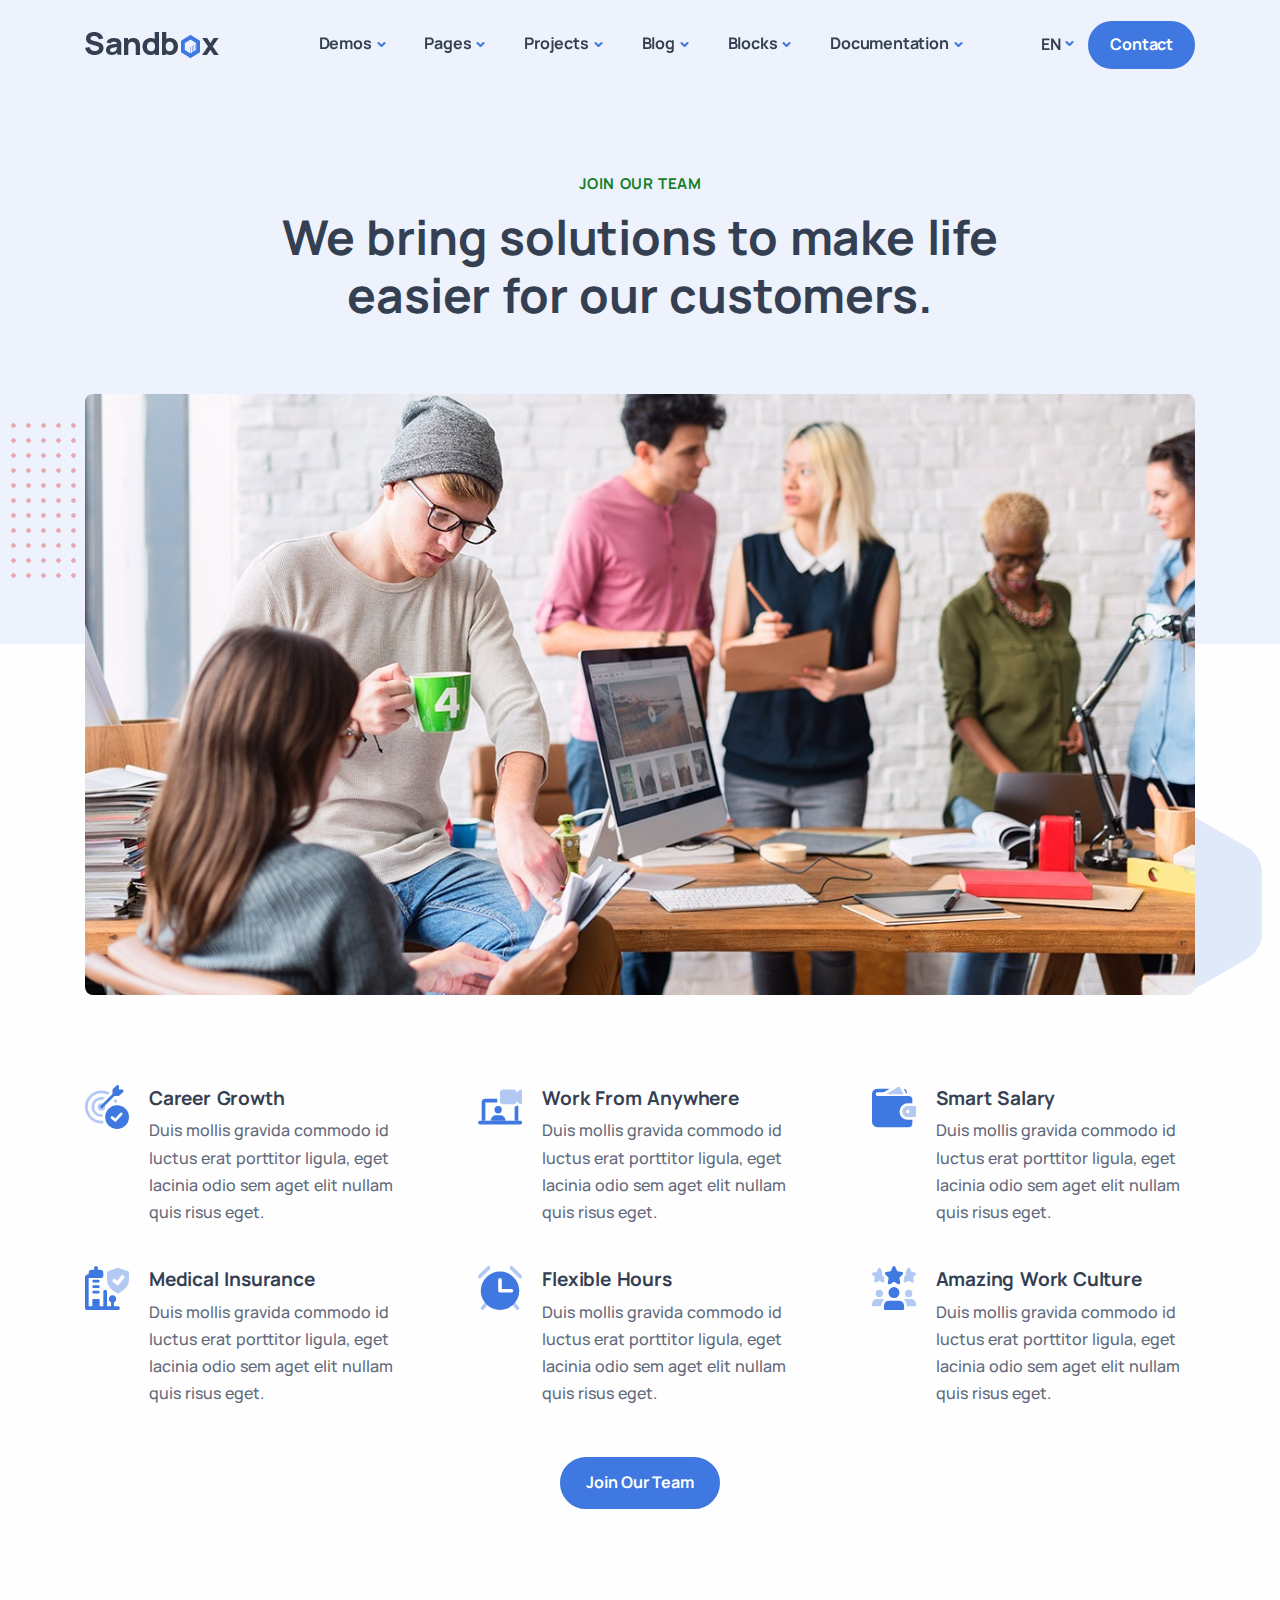
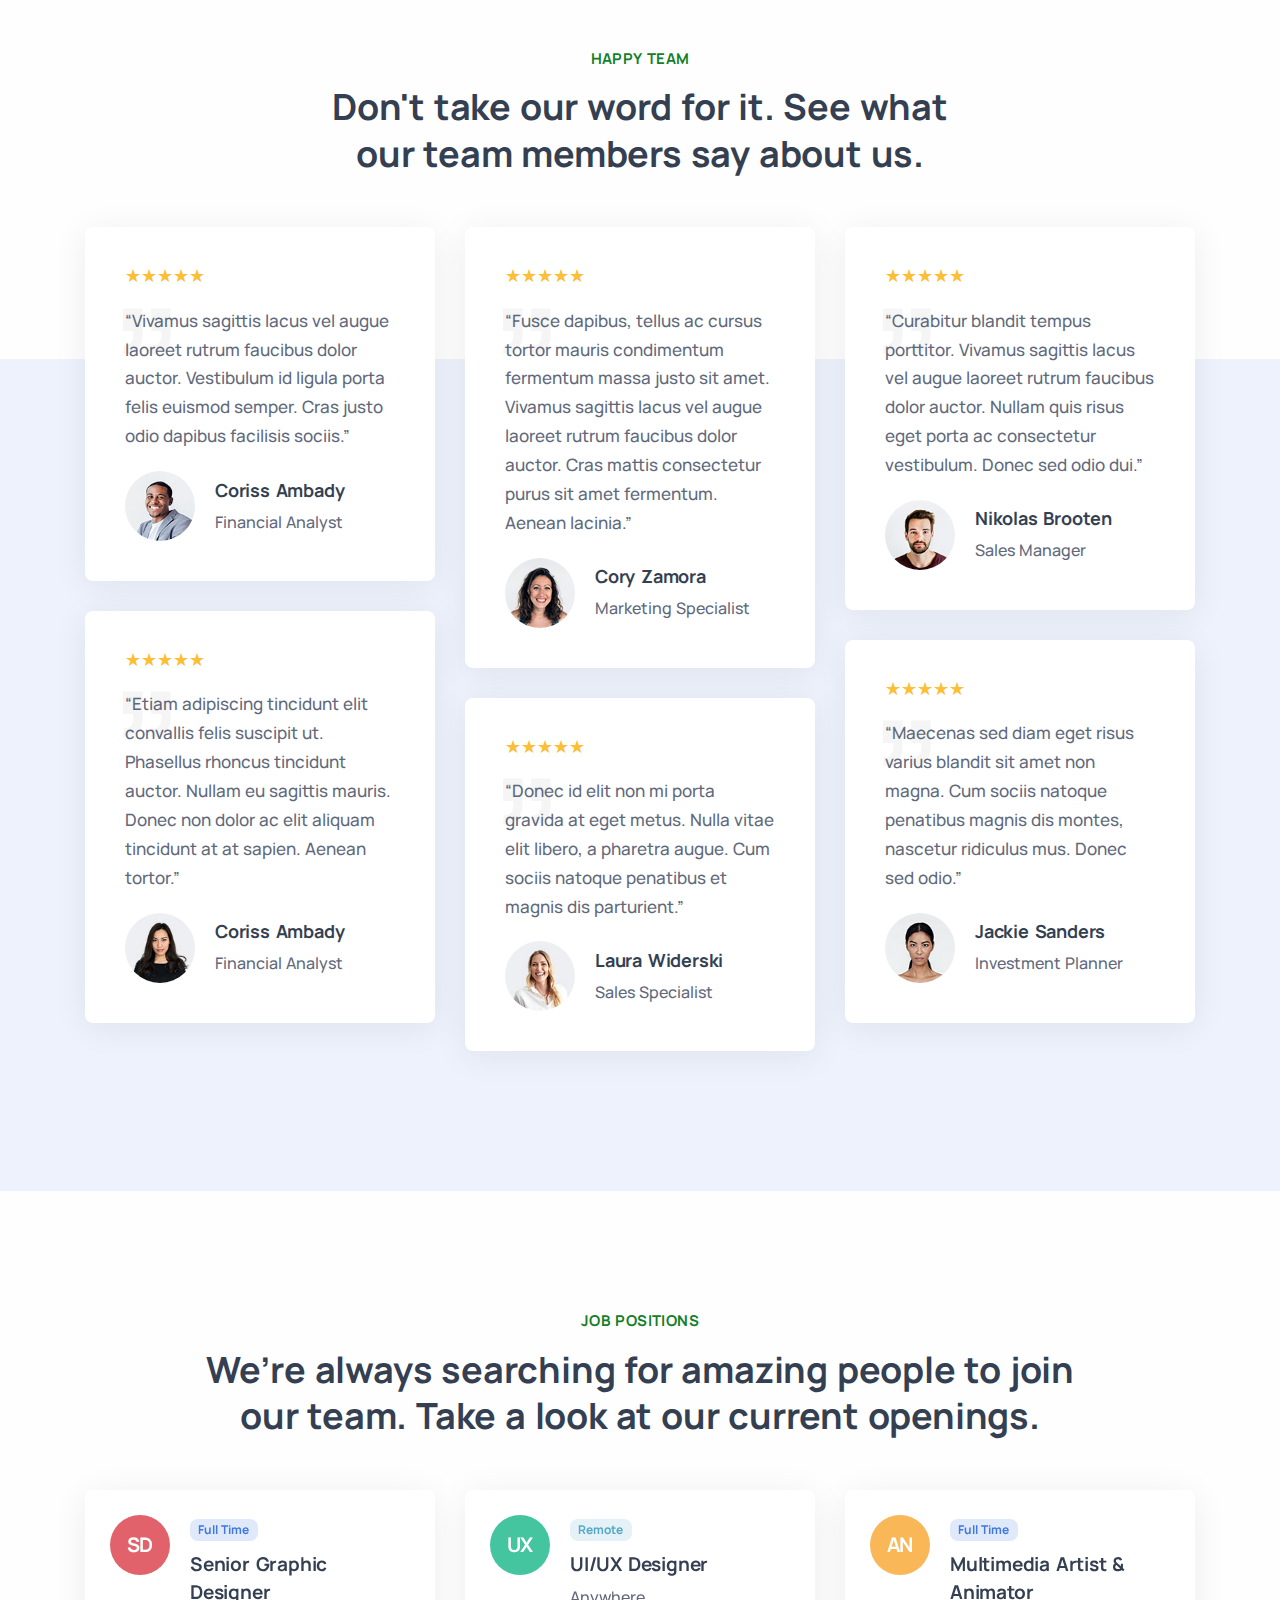
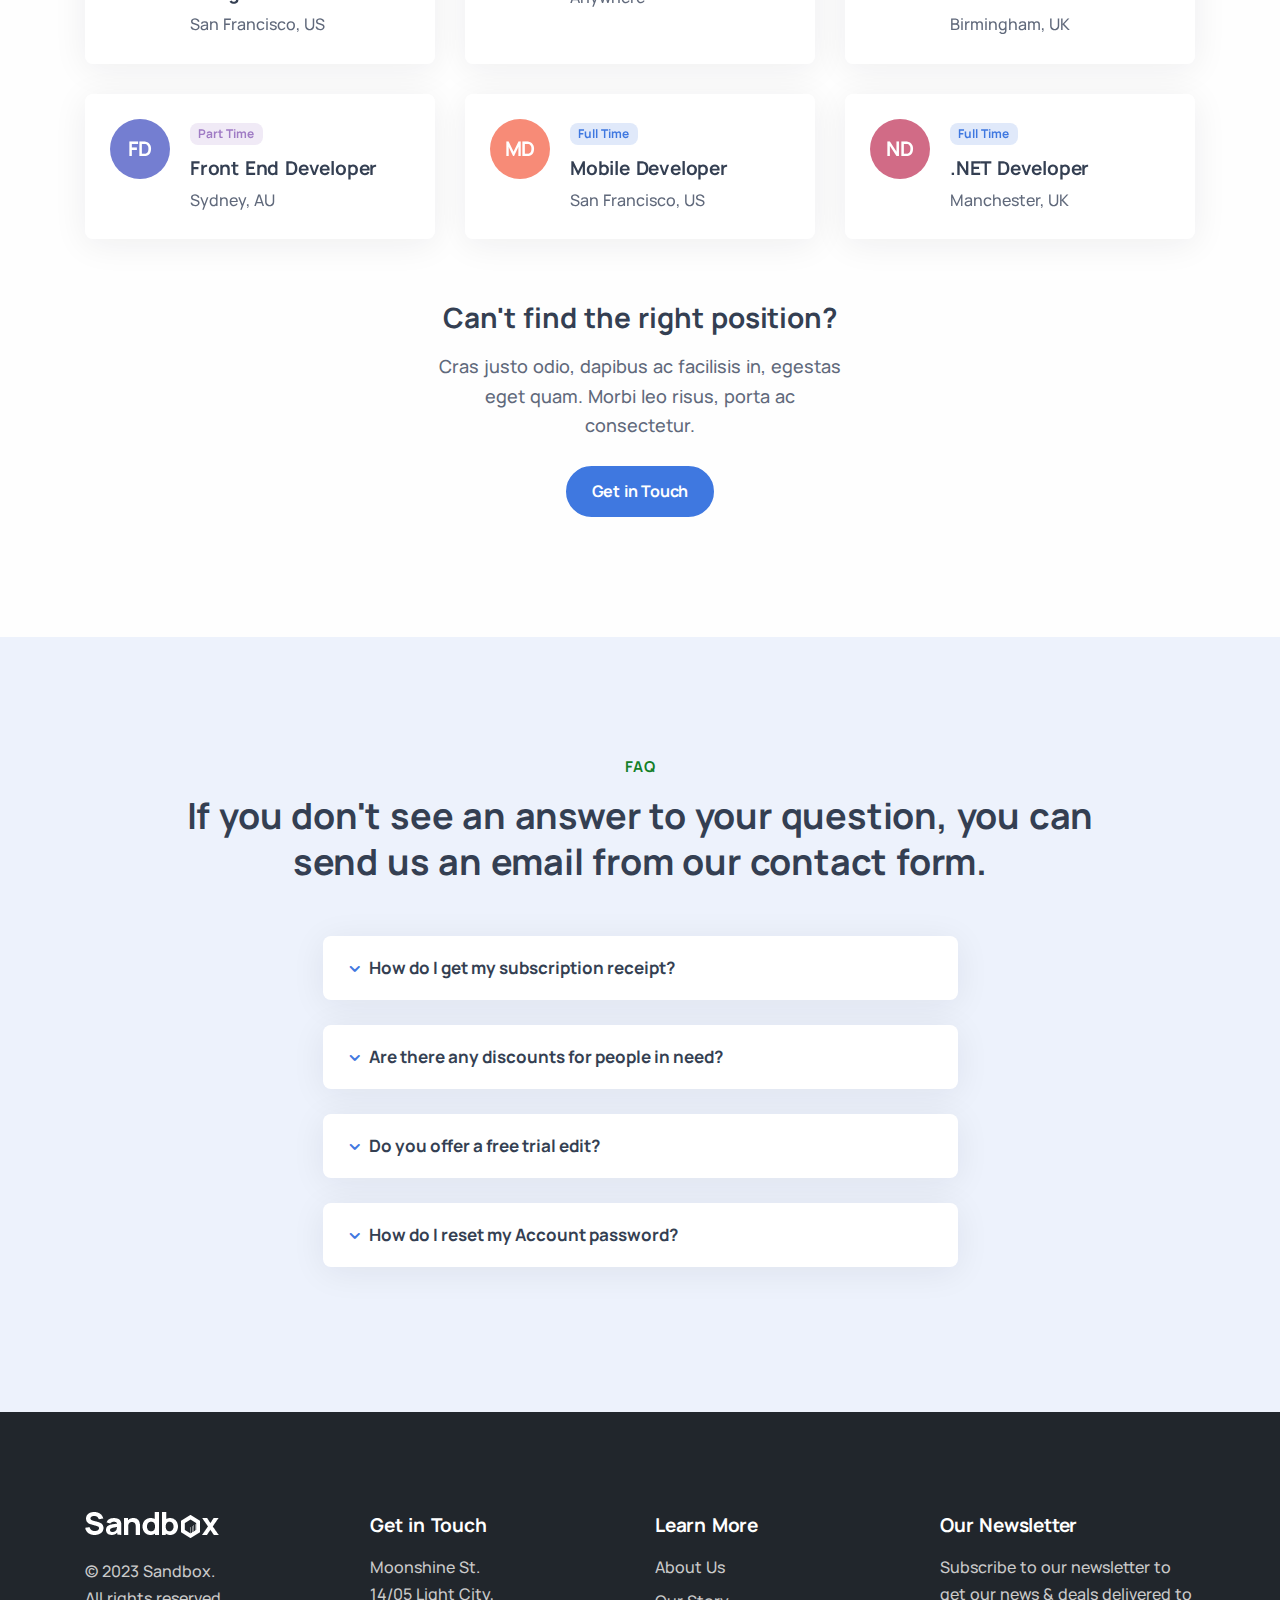
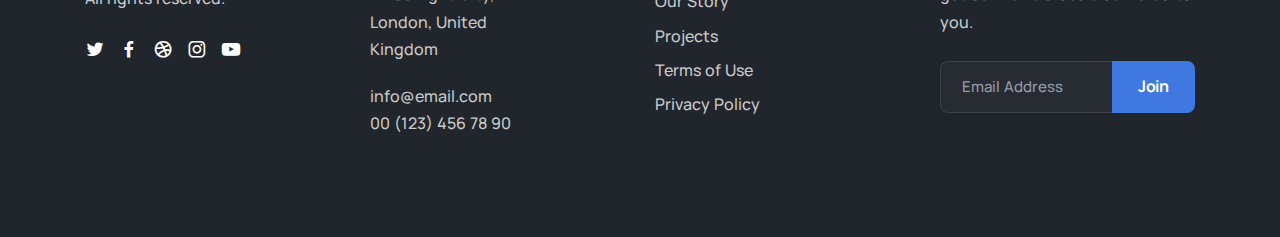
<file: career.html>
<!DOCTYPE html>
<html lang="en">

<head>
  <meta charset="utf-8">
  <meta name="viewport" content="width=device-width, initial-scale=1.0">
  <meta name="description" content="An impressive and flawless site template that includes various UI elements and countless features, attractive ready-made blocks and rich pages, basically everything you need to create a unique and professional website.">
  <meta name="keywords" content="bootstrap 5, business, corporate, creative, gulp, marketing, minimal, modern, multipurpose, one page, responsive, saas, sass, seo, startup, html5 template, site template">
  <meta name="author" content="elemis">
  <title>Sandbox - Modern & Multipurpose Bootstrap 5 Template</title>
  <link rel="shortcut icon" href="./assets/img/favicon.png">
  <link rel="stylesheet" href="./assets/css/plugins.css">
  <link rel="stylesheet" href="./assets/css/style.css">
</head>

<body>
  <div class="content-wrapper">
    <header class="wrapper bg-soft-primary">
      <nav class="navbar navbar-expand-lg center-nav transparent navbar-light">
        <div class="container flex-lg-row flex-nowrap align-items-center">
          <div class="navbar-brand w-100">
            <a href="./index.html">
              <img src="./assets/img/logo.png" srcset="./assets/img/logo@2x.png 2x" alt="" />
            </a>
          </div>
          <div class="navbar-collapse offcanvas offcanvas-nav offcanvas-start">
            <div class="offcanvas-header d-lg-none">
              <h3 class="text-white fs-30 mb-0">Sandbox</h3>
              <button type="button" class="btn-close btn-close-white" data-bs-dismiss="offcanvas" aria-label="Close"></button>
            </div>
            <div class="offcanvas-body ms-lg-auto d-flex flex-column h-100">
              <ul class="navbar-nav">
                <li class="nav-item dropdown dropdown-mega">
                  <a class="nav-link dropdown-toggle" href="#" data-bs-toggle="dropdown">Demos</a>
                  <ul class="dropdown-menu mega-menu mega-menu-dark mega-menu-img">
                    <li class="mega-menu-content mega-menu-scroll">
                      <ul class="row row-cols-1 row-cols-lg-6 gx-0 gx-lg-4 gy-lg-2 list-unstyled">
                        <li class="col">
                          <a class="dropdown-item" href="./demo1.html">
                            <figure class="rounded lift d-none d-lg-block"><img src="./assets/img/demos/mi1.jpg" srcset="./assets/img/demos/mi1@2x.jpg 2x" alt=""></figure>
                            <span class="d-lg-none">Demo 1</span>
                          </a>
                        </li>
                        <li class="col">
                          <a class="dropdown-item" href="./demo2.html">
                            <figure class="rounded lift d-none d-lg-block"><img src="./assets/img/demos/mi2.jpg" srcset="./assets/img/demos/mi2@2x.jpg 2x" alt=""></figure>
                            <span class="d-lg-none">Demo 2</span>
                          </a>
                        </li>
                        <li class="col">
                          <a class="dropdown-item" href="./demo3.html">
                            <figure class="rounded lift d-none d-lg-block"><img src="./assets/img/demos/mi3.jpg" srcset="./assets/img/demos/mi3@2x.jpg 2x" alt=""></figure>
                            <span class="d-lg-none">Demo 3</span>
                          </a>
                        </li>
                        <li class="col">
                          <a class="dropdown-item" href="./demo4.html">
                            <figure class="rounded lift d-none d-lg-block"><img src="./assets/img/demos/mi4.jpg" srcset="./assets/img/demos/mi4@2x.jpg 2x" alt=""></figure>
                            <span class="d-lg-none">Demo 4</span>
                          </a>
                        </li>
                        <li class="col">
                          <a class="dropdown-item" href="./demo5.html">
                            <figure class="rounded lift d-none d-lg-block"><img src="./assets/img/demos/mi5.jpg" srcset="./assets/img/demos/mi5@2x.jpg 2x" alt=""></figure>
                            <span class="d-lg-none">Demo 5</span>
                          </a>
                        </li>
                        <li class="col">
                          <a class="dropdown-item" href="./demo6.html">
                            <figure class="rounded lift d-none d-lg-block"><img src="./assets/img/demos/mi6.jpg" srcset="./assets/img/demos/mi6@2x.jpg 2x" alt=""></figure>
                            <span class="d-lg-none">Demo 6</span>
                          </a>
                        </li>
                        <li class="col">
                          <a class="dropdown-item" href="./demo7.html">
                            <figure class="rounded lift d-none d-lg-block"><img src="./assets/img/demos/mi7.jpg" srcset="./assets/img/demos/mi7@2x.jpg 2x" alt=""></figure>
                            <span class="d-lg-none">Demo 7</span>
                          </a>
                        </li>
                        <li class="col">
                          <a class="dropdown-item" href="./demo8.html">
                            <figure class="rounded lift d-none d-lg-block"><img src="./assets/img/demos/mi8.jpg" srcset="./assets/img/demos/mi8@2x.jpg 2x" alt=""></figure>
                            <span class="d-lg-none">Demo 8</span>
                          </a>
                        </li>
                        <li class="col">
                          <a class="dropdown-item" href="./demo9.html">
                            <figure class="rounded lift d-none d-lg-block"><img src="./assets/img/demos/mi9.jpg" srcset="./assets/img/demos/mi9@2x.jpg 2x" alt=""></figure>
                            <span class="d-lg-none">Demo 9</span>
                          </a>
                        </li>
                        <li class="col">
                          <a class="dropdown-item" href="./demo10.html">
                            <figure class="rounded lift d-none d-lg-block"><img src="./assets/img/demos/mi10.jpg" srcset="./assets/img/demos/mi10@2x.jpg 2x" alt=""></figure>
                            <span class="d-lg-none">Demo 10</span>
                          </a>
                        </li>
                        <li class="col">
                          <a class="dropdown-item" href="./demo11.html">
                            <figure class="rounded lift d-none d-lg-block"><img src="./assets/img/demos/mi11.jpg" srcset="./assets/img/demos/mi11@2x.jpg 2x" alt=""></figure>
                            <span class="d-lg-none">Demo 11</span>
                          </a>
                        </li>
                        <li class="col">
                          <a class="dropdown-item" href="./demo12.html">
                            <figure class="rounded lift d-none d-lg-block"><img src="./assets/img/demos/mi12.jpg" srcset="./assets/img/demos/mi12@2x.jpg 2x" alt=""></figure>
                            <span class="d-lg-none">Demo 12</span>
                          </a>
                        </li>
                        <li class="col">
                          <a class="dropdown-item" href="./demo13.html">
                            <figure class="rounded lift d-none d-lg-block"><img src="./assets/img/demos/mi13.jpg" srcset="./assets/img/demos/mi13@2x.jpg 2x" alt=""></figure>
                            <span class="d-lg-none">Demo 13</span>
                          </a>
                        </li>
                        <li class="col">
                          <a class="dropdown-item" href="./demo14.html">
                            <figure class="rounded lift d-none d-lg-block"><img src="./assets/img/demos/mi14.jpg" srcset="./assets/img/demos/mi14@2x.jpg 2x" alt=""></figure>
                            <span class="d-lg-none">Demo 14</span>
                          </a>
                        </li>
                        <li class="col">
                          <a class="dropdown-item" href="./demo15.html">
                            <figure class="rounded lift d-none d-lg-block"><img src="./assets/img/demos/mi15.jpg" srcset="./assets/img/demos/mi15@2x.jpg 2x" alt=""></figure>
                            <span class="d-lg-none">Demo 15</span>
                          </a>
                        </li>
                        <li class="col">
                          <a class="dropdown-item" href="./demo16.html">
                            <figure class="rounded lift d-none d-lg-block"><img src="./assets/img/demos/mi16.jpg" srcset="./assets/img/demos/mi16@2x.jpg 2x" alt=""></figure>
                            <span class="d-lg-none">Demo 16</span>
                          </a>
                        </li>
                        <li class="col">
                          <a class="dropdown-item" href="./demo17.html">
                            <figure class="rounded lift d-none d-lg-block"><img src="./assets/img/demos/mi17.jpg" srcset="./assets/img/demos/mi17@2x.jpg 2x" alt=""></figure>
                            <span class="d-lg-none">Demo 17</span>
                          </a>
                        </li>
                        <li class="col">
                          <a class="dropdown-item" href="./demo18.html">
                            <figure class="rounded lift d-none d-lg-block"><img src="./assets/img/demos/mi18.jpg" srcset="./assets/img/demos/mi18@2x.jpg 2x" alt=""></figure>
                            <span class="d-lg-none">Demo 18</span>
                          </a>
                        </li>
                        <li class="col">
                          <a class="dropdown-item" href="./demo19.html">
                            <figure class="rounded lift d-none d-lg-block"><img src="./assets/img/demos/mi19.jpg" srcset="./assets/img/demos/mi19@2x.jpg 2x" alt=""></figure>
                            <span class="d-lg-none">Demo 19</span>
                          </a>
                        </li>
                        <li class="col">
                          <a class="dropdown-item" href="./demo20.html">
                            <figure class="rounded lift d-none d-lg-block"><img src="./assets/img/demos/mi20.jpg" srcset="./assets/img/demos/mi20@2x.jpg 2x" alt=""></figure>
                            <span class="d-lg-none">Demo 20</span>
                          </a>
                        </li>
                        <li class="col">
                          <a class="dropdown-item" href="./demo21.html">
                            <figure class="rounded lift d-none d-lg-block"><img src="./assets/img/demos/mi21.jpg" srcset="./assets/img/demos/mi21@2x.jpg 2x" alt=""></figure>
                            <span class="d-lg-none">Demo 21</span>
                          </a>
                        </li>
                        <li class="col">
                          <a class="dropdown-item" href="./demo22.html">
                            <figure class="rounded lift d-none d-lg-block"><img src="./assets/img/demos/mi22.jpg" srcset="./assets/img/demos/mi22@2x.jpg 2x" alt=""></figure>
                            <span class="d-lg-none">Demo 22</span>
                          </a>
                        </li>
                        <li class="col">
                          <a class="dropdown-item" href="./demo23.html">
                            <figure class="rounded lift d-none d-lg-block"><img src="./assets/img/demos/mi23.jpg" srcset="./assets/img/demos/mi23@2x.jpg 2x" alt=""></figure>
                            <span class="d-lg-none">Demo 23</span>
                          </a>
                        </li>
                        <li class="col">
                          <a class="dropdown-item" href="./demo24.html">
                            <figure class="rounded lift d-none d-lg-block"><img src="./assets/img/demos/mi24.jpg" srcset="./assets/img/demos/mi24@2x.jpg 2x" alt=""></figure>
                            <span class="d-lg-none">Demo 24</span>
                          </a>
                        </li>
                        <li class="col">
                          <a class="dropdown-item" href="./demo25.html">
                            <figure class="rounded lift d-none d-lg-block"><img src="./assets/img/demos/mi25.jpg" srcset="./assets/img/demos/mi25@2x.jpg 2x" alt=""></figure>
                            <span class="d-lg-none">Demo 25</span>
                          </a>
                        </li>
                        <li class="col">
                          <a class="dropdown-item" href="./demo26.html">
                            <figure class="rounded lift d-none d-lg-block"><img src="./assets/img/demos/mi26.jpg" srcset="./assets/img/demos/mi26@2x.jpg 2x" alt=""></figure>
                            <span class="d-lg-none">Demo 26</span>
                          </a>
                        </li>
                        <li class="col">
                          <a class="dropdown-item" href="./demo27.html">
                            <figure class="rounded lift d-none d-lg-block"><img src="./assets/img/demos/mi27.jpg" srcset="./assets/img/demos/mi27@2x.jpg 2x" alt=""></figure>
                            <span class="d-lg-none">Demo 27</span>
                          </a>
                        </li>
                        <li class="col">
                          <a class="dropdown-item" href="./demo28.html">
                            <figure class="rounded lift d-none d-lg-block"><img src="./assets/img/demos/mi28.jpg" srcset="./assets/img/demos/mi28@2x.jpg 2x" alt=""></figure>
                            <span class="d-lg-none">Demo 28</span>
                          </a>
                        </li>
                        <li class="col">
                          <a class="dropdown-item" href="./demo29.html">
                            <figure class="rounded lift d-none d-lg-block"><img src="./assets/img/demos/mi29.jpg" srcset="./assets/img/demos/mi29@2x.jpg 2x" alt=""></figure>
                            <span class="d-lg-none">Demo 29</span>
                          </a>
                        </li>
                        <li class="col">
                          <a class="dropdown-item" href="./demo30.html">
                            <figure class="rounded lift d-none d-lg-block"><img src="./assets/img/demos/mi30.jpg" srcset="./assets/img/demos/mi30@2x.jpg 2x" alt=""></figure>
                            <span class="d-lg-none">Demo 30</span>
                          </a>
                        </li>
                        <li class="col">
                          <a class="dropdown-item" href="./demo31.html">
                            <figure class="rounded lift d-none d-lg-block"><img src="./assets/img/demos/mi31.jpg" srcset="./assets/img/demos/mi31@2x.jpg 2x" alt=""></figure>
                            <span class="d-lg-none">Demo 31</span>
                          </a>
                        </li>
                        <li class="col">
                          <a class="dropdown-item" href="./demo32.html">
                            <figure class="rounded lift d-none d-lg-block"><img src="./assets/img/demos/mi32.jpg" srcset="./assets/img/demos/mi32@2x.jpg 2x" alt=""></figure>
                            <span class="d-lg-none">Demo 32</span>
                          </a>
                        </li>
                        <li class="col">
                          <a class="dropdown-item" href="./demo33.html">
                            <figure class="rounded lift d-none d-lg-block"><img src="./assets/img/demos/mi33.jpg" srcset="./assets/img/demos/mi33@2x.jpg 2x" alt=""></figure>
                            <span class="d-lg-none">Demo 33</span>
                          </a>
                        </li>
                        <li class="col">
                          <a class="dropdown-item" href="./demo34.html">
                            <figure class="rounded lift d-none d-lg-block"><img src="./assets/img/demos/mi34.jpg" srcset="./assets/img/demos/mi34@2x.jpg 2x" alt=""></figure>
                            <span class="d-lg-none">Demo 34</span>
                          </a>
                        </li>
                      </ul>
                      <!--/.row -->
                      <span class="d-none d-lg-flex"><i class="uil uil-direction"></i><strong>Scroll to view more</strong></span>
                    </li>
                    <!--/.mega-menu-content-->
                  </ul>
                  <!--/.dropdown-menu -->
                </li>
                <li class="nav-item dropdown">
                  <a class="nav-link dropdown-toggle" href="#" data-bs-toggle="dropdown">Pages</a>
                  <ul class="dropdown-menu">
                    <li class="dropdown dropdown-submenu dropend"><a class="dropdown-item dropdown-toggle" href="#" data-bs-toggle="dropdown">Services</a>
                      <ul class="dropdown-menu">
                        <li class="nav-item"><a class="dropdown-item" href="./services.html">Services I</a></li>
                        <li class="nav-item"><a class="dropdown-item" href="./services2.html">Services II</a></li>
                      </ul>
                    </li>
                    <li class="dropdown dropdown-submenu dropend"><a class="dropdown-item dropdown-toggle" href="#" data-bs-toggle="dropdown">About</a>
                      <ul class="dropdown-menu">
                        <li class="nav-item"><a class="dropdown-item" href="./about.html">About I</a></li>
                        <li class="nav-item"><a class="dropdown-item" href="./about2.html">About II</a></li>
                      </ul>
                    </li>
                    <li class="dropdown dropdown-submenu dropend"><a class="dropdown-item dropdown-toggle" href="#" data-bs-toggle="dropdown">Shop</a>
                      <ul class="dropdown-menu">
                        <li class="nav-item"><a class="dropdown-item" href="./shop.html">Shop I</a></li>
                        <li class="nav-item"><a class="dropdown-item" href="./shop2.html">Shop II</a></li>
                        <li class="nav-item"><a class="dropdown-item" href="./shop-product.html">Product Page</a></li>
                        <li class="nav-item"><a class="dropdown-item" href="./shop-cart.html">Shopping Cart</a></li>
                        <li class="nav-item"><a class="dropdown-item" href="./shop-checkout.html">Checkout</a></li>
                      </ul>
                    </li>
                    <li class="dropdown dropdown-submenu dropend"><a class="dropdown-item dropdown-toggle" href="#" data-bs-toggle="dropdown">Contact</a>
                      <ul class="dropdown-menu">
                        <li class="nav-item"><a class="dropdown-item" href="./contact.html">Contact I</a></li>
                        <li class="nav-item"><a class="dropdown-item" href="./contact2.html">Contact II</a></li>
                        <li class="nav-item"><a class="dropdown-item" href="./contact3.html">Contact III</a></li>
                      </ul>
                    </li>
                    <li class="dropdown dropdown-submenu dropend"><a class="dropdown-item dropdown-toggle" href="#" data-bs-toggle="dropdown">Career</a>
                      <ul class="dropdown-menu">
                        <li class="nav-item"><a class="dropdown-item" href="./career.html">Job Listing I</a></li>
                        <li class="nav-item"><a class="dropdown-item" href="./career2.html">Job Listing II</a></li>
                        <li class="nav-item"><a class="dropdown-item" href="./career-job.html">Job Description</a></li>
                      </ul>
                    </li>
                    <li class="dropdown dropdown-submenu dropend"><a class="dropdown-item dropdown-toggle" href="#" data-bs-toggle="dropdown">Utility</a>
                      <ul class="dropdown-menu">
                        <li class="nav-item"><a class="dropdown-item" href="./404.html">404 Not Found</a></li>
                        <li class="nav-item"><a class="dropdown-item" href="./page-loader.html">Page Loader</a></li>
                        <li class="nav-item"><a class="dropdown-item" href="./signin.html">Sign In I</a></li>
                        <li class="nav-item"><a class="dropdown-item" href="./signin2.html">Sign In II</a></li>
                        <li class="nav-item"><a class="dropdown-item" href="./signup.html">Sign Up I</a></li>
                        <li class="nav-item"><a class="dropdown-item" href="./signup2.html">Sign Up II</a></li>
                        <li class="nav-item"><a class="dropdown-item" href="./terms.html">Terms</a></li>
                      </ul>
                    </li>
                    <li class="nav-item"><a class="dropdown-item" href="./pricing.html">Pricing</a></li>
                    <li class="nav-item"><a class="dropdown-item" href="./onepage.html">One Page</a></li>
                  </ul>
                </li>
                <li class="nav-item dropdown">
                  <a class="nav-link dropdown-toggle" href="#" data-bs-toggle="dropdown">Projects</a>
                  <div class="dropdown-menu dropdown-lg">
                    <div class="dropdown-lg-content">
                      <div>
                        <h6 class="dropdown-header">Project Pages</h6>
                        <ul class="list-unstyled">
                          <li><a class="dropdown-item" href="./projects.html">Projects I</a></li>
                          <li><a class="dropdown-item" href="./projects2.html">Projects II</a></li>
                          <li><a class="dropdown-item" href="./projects3.html">Projects III</a></li>
                          <li><a class="dropdown-item" href="./projects4.html">Projects IV</a></li>
                        </ul>
                      </div>
                      <!-- /.column -->
                      <div>
                        <h6 class="dropdown-header">Single Projects</h6>
                        <ul class="list-unstyled">
                          <li><a class="dropdown-item" href="./single-project.html">Single Project I</a></li>
                          <li><a class="dropdown-item" href="./single-project2.html">Single Project II</a></li>
                          <li><a class="dropdown-item" href="./single-project3.html">Single Project III</a></li>
                          <li><a class="dropdown-item" href="./single-project4.html">Single Project IV</a></li>
                        </ul>
                      </div>
                      <!-- /.column -->
                    </div>
                    <!-- /auto-column -->
                  </div>
                </li>
                <li class="nav-item dropdown">
                  <a class="nav-link dropdown-toggle" href="#" data-bs-toggle="dropdown">Blog</a>
                  <ul class="dropdown-menu">
                    <li class="nav-item"><a class="dropdown-item" href="./blog.html">Blog without Sidebar</a></li>
                    <li class="nav-item"><a class="dropdown-item" href="./blog2.html">Blog with Sidebar</a></li>
                    <li class="nav-item"><a class="dropdown-item" href="./blog3.html">Blog with Left Sidebar</a></li>
                    <li class="dropdown dropdown-submenu dropend"><a class="dropdown-item dropdown-toggle" href="#" data-bs-toggle="dropdown">Blog Posts</a>
                      <ul class="dropdown-menu">
                        <li class="nav-item"><a class="dropdown-item" href="./blog-post.html">Post without Sidebar</a></li>
                        <li class="nav-item"><a class="dropdown-item" href="./blog-post2.html">Post with Sidebar</a></li>
                        <li class="nav-item"><a class="dropdown-item" href="./blog-post3.html">Post with Left Sidebar</a></li>
                      </ul>
                    </li>
                  </ul>
                </li>
                <li class="nav-item dropdown dropdown-mega">
                  <a class="nav-link dropdown-toggle" href="#" data-bs-toggle="dropdown">Blocks</a>
                  <ul class="dropdown-menu mega-menu mega-menu-dark mega-menu-img">
                    <li class="mega-menu-content">
                      <ul class="row row-cols-1 row-cols-lg-6 gx-0 gx-lg-6 gy-lg-4 list-unstyled">
                        <li class="col"><a class="dropdown-item" href="./docs/blocks/about.html">
                            <div class="rounded img-svg d-none d-lg-block p-4 mb-lg-2"><img class="rounded-0" src="./assets/img/demos/block1.svg" alt=""></div>
                            <span>About</span>
                          </a>
                        </li>
                        <li class="col"><a class="dropdown-item" href="./docs/blocks/blog.html">
                            <div class="rounded img-svg d-none d-lg-block p-4 mb-lg-2"><img class="rounded-0" src="./assets/img/demos/block2.svg" alt=""></div>
                            <span>Blog</span>
                          </a>
                        </li>
                        <li class="col"><a class="dropdown-item" href="./docs/blocks/call-to-action.html">
                            <div class="rounded img-svg d-none d-lg-block p-4 mb-lg-2"><img class="rounded-0" src="./assets/img/demos/block3.svg" alt=""></div>
                            <span>Call to Action</span>
                          </a>
                        </li>
                        <li class="col"><a class="dropdown-item" href="./docs/blocks/clients.html">
                            <div class="rounded img-svg d-none d-lg-block p-4 mb-lg-2"><img class="rounded-0" src="./assets/img/demos/block4.svg" alt=""></div>
                            <span>Clients</span>
                          </a>
                        </li>
                        <li class="col"><a class="dropdown-item" href="./docs/blocks/contact.html">
                            <div class="rounded img-svg d-none d-lg-block p-4 mb-lg-2"><img class="rounded-0" src="./assets/img/demos/block5.svg" alt=""></div>
                            <span>Contact</span>
                          </a>
                        </li>
                        <li class="col"><a class="dropdown-item" href="./docs/blocks/facts.html">
                            <div class="rounded img-svg d-none d-lg-block p-4 mb-lg-2"><img class="rounded-0" src="./assets/img/demos/block6.svg" alt=""></div>
                            <span>Facts</span>
                          </a>
                        </li>
                        <li class="col"><a class="dropdown-item" href="./docs/blocks/faq.html">
                            <div class="rounded img-svg d-none d-lg-block p-4 mb-lg-2"><img class="rounded-0" src="./assets/img/demos/block7.svg" alt=""></div>
                            <span>FAQ</span>
                          </a>
                        </li>
                        <li class="col"><a class="dropdown-item" href="./docs/blocks/features.html">
                            <div class="rounded img-svg d-none d-lg-block p-4 mb-lg-2"><img class="rounded-0" src="./assets/img/demos/block8.svg" alt=""></div>
                            <span>Features</span>
                          </a>
                        </li>
                        <li class="col"><a class="dropdown-item" href="./docs/blocks/footer.html">
                            <div class="rounded img-svg d-none d-lg-block p-4 mb-lg-2"><img class="rounded-0" src="./assets/img/demos/block9.svg" alt=""></div>
                            <span>Footer</span>
                          </a>
                        </li>
                        <li class="col"><a class="dropdown-item" href="./docs/blocks/hero.html">
                            <div class="rounded img-svg d-none d-lg-block p-4 mb-lg-2"><img class="rounded-0" src="./assets/img/demos/block10.svg" alt=""></div>
                            <span>Hero</span>
                          </a>
                        </li>
                        <li class="col"><a class="dropdown-item" href="./docs/blocks/misc.html">
                            <div class="rounded img-svg d-none d-lg-block p-4 mb-lg-2"><img class="rounded-0" src="./assets/img/demos/block17.svg" alt=""></div>
                            <span>Misc</span>
                          </a>
                        </li>
                        <li class="col"><a class="dropdown-item" href="./docs/blocks/navbar.html">
                            <div class="rounded img-svg d-none d-lg-block p-4 mb-lg-2"><img class="rounded-0" src="./assets/img/demos/block11.svg" alt=""></div>
                            <span>Navbar</span>
                          </a>
                        </li>
                        <li class="col"><a class="dropdown-item" href="./docs/blocks/portfolio.html">
                            <div class="rounded img-svg d-none d-lg-block p-4 mb-lg-2"><img class="rounded-0" src="./assets/img/demos/block12.svg" alt=""></div>
                            <span>Portfolio</span>
                          </a>
                        </li>
                        <li class="col"><a class="dropdown-item" href="./docs/blocks/pricing.html">
                            <div class="rounded img-svg d-none d-lg-block p-4 mb-lg-2"><img class="rounded-0" src="./assets/img/demos/block13.svg" alt=""></div>
                            <span>Pricing</span>
                          </a>
                        </li>
                        <li class="col"><a class="dropdown-item" href="./docs/blocks/process.html">
                            <div class="rounded img-svg d-none d-lg-block p-4 mb-lg-2"><img class="rounded-0" src="./assets/img/demos/block14.svg" alt=""></div>
                            <span>Process</span>
                          </a>
                        </li>
                        <li class="col"><a class="dropdown-item" href="./docs/blocks/team.html">
                            <div class="rounded img-svg d-none d-lg-block p-4 mb-lg-2"><img class="rounded-0" src="./assets/img/demos/block15.svg" alt=""></div>
                            <span>Team</span>
                          </a>
                        </li>
                        <li class="col"><a class="dropdown-item" href="./docs/blocks/testimonials.html">
                            <div class="rounded img-svg d-none d-lg-block p-4 mb-lg-2"><img class="rounded-0" src="./assets/img/demos/block16.svg" alt=""></div>
                            <span>Testimonials</span>
                          </a>
                        </li>
                      </ul>
                      <!--/.row -->
                    </li>
                    <!--/.mega-menu-content-->
                  </ul>
                  <!--/.dropdown-menu -->
                </li>
                <li class="nav-item dropdown dropdown-mega">
                  <a class="nav-link dropdown-toggle" href="#" data-bs-toggle="dropdown">Documentation</a>
                  <ul class="dropdown-menu mega-menu">
                    <li class="mega-menu-content">
                      <div class="row gx-0 gx-lg-3">
                        <div class="col-lg-4">
                          <h6 class="dropdown-header">Usage</h6>
                          <ul class="list-unstyled cc-2 pb-lg-1">
                            <li><a class="dropdown-item" href="./docs/index.html">Get Started</a></li>
                            <li><a class="dropdown-item" href="./docs/forms.html">Forms</a></li>
                            <li><a class="dropdown-item" href="./docs/faq.html">FAQ</a></li>
                            <li><a class="dropdown-item" href="./docs/changelog.html">Changelog</a></li>
                            <li><a class="dropdown-item" href="./docs/credits.html">Credits</a></li>
                          </ul>
                          <h6 class="dropdown-header mt-lg-6">Styleguide</h6>
                          <ul class="list-unstyled cc-2">
                            <li><a class="dropdown-item" href="./docs/styleguide/colors.html">Colors</a></li>
                            <li><a class="dropdown-item" href="./docs/styleguide/fonts.html">Fonts</a></li>
                            <li><a class="dropdown-item" href="./docs/styleguide/icons-svg.html">SVG Icons</a></li>
                            <li><a class="dropdown-item" href="./docs/styleguide/icons-font.html">Font Icons</a></li>
                            <li><a class="dropdown-item" href="./docs/styleguide/illustrations.html">Illustrations</a></li>
                            <li><a class="dropdown-item" href="./docs/styleguide/backgrounds.html">Backgrounds</a></li>
                            <li><a class="dropdown-item" href="./docs/styleguide/misc.html">Misc</a></li>
                          </ul>
                        </div>
                        <!--/column -->
                        <div class="col-lg-8">
                          <h6 class="dropdown-header">Elements</h6>
                          <ul class="list-unstyled cc-3">
                            <li><a class="dropdown-item" href="./docs/elements/accordion.html">Accordion</a></li>
                            <li><a class="dropdown-item" href="./docs/elements/alerts.html">Alerts</a></li>
                            <li><a class="dropdown-item" href="./docs/elements/animations.html">Animations</a></li>
                            <li><a class="dropdown-item" href="./docs/elements/avatars.html">Avatars</a></li>
                            <li><a class="dropdown-item" href="./docs/elements/background.html">Background</a></li>
                            <li><a class="dropdown-item" href="./docs/elements/badges.html">Badges</a></li>
                            <li><a class="dropdown-item" href="./docs/elements/buttons.html">Buttons</a></li>
                            <li><a class="dropdown-item" href="./docs/elements/card.html">Card</a></li>
                            <li><a class="dropdown-item" href="./docs/elements/carousel.html">Carousel</a></li>
                            <li><a class="dropdown-item" href="./docs/elements/dividers.html">Dividers</a></li>
                            <li><a class="dropdown-item" href="./docs/elements/form-elements.html">Form Elements</a></li>
                            <li><a class="dropdown-item" href="./docs/elements/image-hover.html">Image Hover</a></li>
                            <li><a class="dropdown-item" href="./docs/elements/image-mask.html">Image Mask</a></li>
                            <li><a class="dropdown-item" href="./docs/elements/lightbox.html">Lightbox</a></li>
                            <li><a class="dropdown-item" href="./docs/elements/player.html">Media Player</a></li>
                            <li><a class="dropdown-item" href="./docs/elements/modal.html">Modal</a></li>
                            <li><a class="dropdown-item" href="./docs/elements/pagination.html">Pagination</a></li>
                            <li><a class="dropdown-item" href="./docs/elements/progressbar.html">Progressbar</a></li>
                            <li><a class="dropdown-item" href="./docs/elements/shadows.html">Shadows</a></li>
                            <li><a class="dropdown-item" href="./docs/elements/shapes.html">Shapes</a></li>
                            <li><a class="dropdown-item" href="./docs/elements/tables.html">Tables</a></li>
                            <li><a class="dropdown-item" href="./docs/elements/tabs.html">Tabs</a></li>
                            <li><a class="dropdown-item" href="./docs/elements/text-animations.html">Text Animations</a></li>
                            <li><a class="dropdown-item" href="./docs/elements/text-highlight.html">Text Highlight</a></li>
                            <li><a class="dropdown-item" href="./docs/elements/tiles.html">Tiles</a></li>
                            <li><a class="dropdown-item" href="./docs/elements/tooltips-popovers.html">Tooltips & Popovers</a></li>
                            <li><a class="dropdown-item" href="./docs/elements/typography.html">Typography</a></li>
                          </ul>
                        </div>
                        <!--/column -->
                      </div>
                      <!--/.row -->
                    </li>
                    <!--/.mega-menu-content-->
                  </ul>
                  <!--/.dropdown-menu -->
                </li>
              </ul>
              <!-- /.navbar-nav -->
              <div class="offcanvas-footer d-lg-none">
                <div>
                  <a href="mailto:first.last@email.com" class="link-inverse">info@email.com</a>
                  <br /> 00 (123) 456 78 90 <br />
                  <nav class="nav social social-white mt-4">
                    <a href="#"><i class="uil uil-twitter"></i></a>
                    <a href="#"><i class="uil uil-facebook-f"></i></a>
                    <a href="#"><i class="uil uil-dribbble"></i></a>
                    <a href="#"><i class="uil uil-instagram"></i></a>
                    <a href="#"><i class="uil uil-youtube"></i></a>
                  </nav>
                  <!-- /.social -->
                </div>
              </div>
              <!-- /.offcanvas-footer -->
            </div>
            <!-- /.offcanvas-body -->
          </div>
          <!-- /.navbar-collapse -->
          <div class="navbar-other w-100 d-flex ms-auto">
            <ul class="navbar-nav flex-row align-items-center ms-auto">
              <li class="nav-item dropdown language-select text-uppercase">
                <a class="nav-link dropdown-item dropdown-toggle" href="#" role="button" data-bs-toggle="dropdown" aria-haspopup="true" aria-expanded="false">En</a>
                <ul class="dropdown-menu">
                  <li class="nav-item"><a class="dropdown-item" href="#">En</a></li>
                  <li class="nav-item"><a class="dropdown-item" href="#">De</a></li>
                  <li class="nav-item"><a class="dropdown-item" href="#">Es</a></li>
                </ul>
              </li>
              <li class="nav-item d-none d-md-block">
                <a href="./contact.html" class="btn btn-sm btn-primary rounded-pill">Contact</a>
              </li>
              <li class="nav-item d-lg-none">
                <button class="hamburger offcanvas-nav-btn"><span></span></button>
              </li>
            </ul>
            <!-- /.navbar-nav -->
          </div>
          <!-- /.navbar-other -->
        </div>
        <!-- /.container -->
      </nav>
      <!-- /.navbar -->
    </header>
    <!-- /header -->
    <section class="wrapper bg-soft-primary">
      <div class="container pt-10 pb-18 pb-md-20 pt-md-14 pb-lg-21 text-center">
        <div class="row">
          <div class="col-lg-8 mx-auto mb-11">
            <h1 class="fs-15 text-uppercase text-primary mb-3">Join Our Team</h1>
            <h3 class="display-1">We bring solutions to make life easier for our customers.</h3>
          </div>
          <!-- /column -->
        </div>
        <!-- /.row -->
      </div>
      <!-- /.container -->
    </section>
    <!-- /section -->
    <section class="wrapper bg-light">
      <div class="container pb-23 pb-md-25">
        <div class="row mb-14">
          <div class="col-12 mt-n18 mt-md-n20 mt-lg-n21 position-relative">
            <div class="shape bg-dot red rellax w-16 h-18" data-rellax-speed="1" style="top: 1rem; left: -3.2rem;"></div>
            <div class="shape pale-primary w-19 h-19 rellax" data-rellax-speed="1" style="bottom: 2rem; right: -3rem;"><img src="./assets/img/svg/hex.svg" class="svg-inject icon-svg w-100 h-100" alt="" /></div>
            <figure class="rounded"><img src="./assets/img/photos/about18.jpg" srcset="./assets/img/photos/about18@2x.jpg 2x" alt="" /></figure>
          </div>
          <!-- /column -->
        </div>
        <!-- /.row -->
        <div class="row gx-lg-8 gx-xl-12 gy-8">
          <div class="col-md-6 col-lg-4">
            <div class="d-flex flex-row">
              <div>
                <img src="./assets/img/icons/solid/target.svg" class="svg-inject icon-svg icon-svg-sm solid-mono text-primary me-4" alt="" />
              </div>
              <div>
                <h4 class="mb-1">Career Growth</h4>
                <p class="mb-0">Duis mollis gravida commodo id luctus erat porttitor ligula, eget lacinia odio sem aget elit nullam quis risus eget.</p>
              </div>
            </div>
          </div>
          <!--/column -->
          <div class="col-md-6 col-lg-4">
            <div class="d-flex flex-row">
              <div>
                <img src="./assets/img/icons/solid/video-chat.svg" class="svg-inject icon-svg icon-svg-sm solid-mono text-primary me-4" alt="" />
              </div>
              <div>
                <h4 class="mb-1">Work From Anywhere</h4>
                <p class="mb-0">Duis mollis gravida commodo id luctus erat porttitor ligula, eget lacinia odio sem aget elit nullam quis risus eget.</p>
              </div>
            </div>
          </div>
          <!--/column -->
          <div class="col-md-6 col-lg-4">
            <div class="d-flex flex-row">
              <div>
                <img src="./assets/img/icons/solid/wallet.svg" class="svg-inject icon-svg icon-svg-sm solid-mono text-primary me-4" alt="" />
              </div>
              <div>
                <h4 class="mb-1">Smart Salary</h4>
                <p class="mb-0">Duis mollis gravida commodo id luctus erat porttitor ligula, eget lacinia odio sem aget elit nullam quis risus eget.</p>
              </div>
            </div>
          </div>
          <!--/column -->
          <div class="col-md-6 col-lg-4">
            <div class="d-flex flex-row">
              <div>
                <img src="./assets/img/icons/solid/building.svg" class="svg-inject icon-svg icon-svg-sm solid-mono text-primary me-4" alt="" />
              </div>
              <div>
                <h4 class="mb-1">Medical Insurance</h4>
                <p class="mb-0">Duis mollis gravida commodo id luctus erat porttitor ligula, eget lacinia odio sem aget elit nullam quis risus eget.</p>
              </div>
            </div>
          </div>
          <!--/column -->
          <div class="col-md-6 col-lg-4">
            <div class="d-flex flex-row">
              <div>
                <img src="./assets/img/icons/solid/alarm.svg" class="svg-inject icon-svg icon-svg-sm solid-mono text-primary me-4" alt="" />
              </div>
              <div>
                <h4 class="mb-1">Flexible Hours</h4>
                <p class="mb-0">Duis mollis gravida commodo id luctus erat porttitor ligula, eget lacinia odio sem aget elit nullam quis risus eget.</p>
              </div>
            </div>
          </div>
          <!--/column -->
          <div class="col-md-6 col-lg-4">
            <div class="d-flex flex-row">
              <div>
                <img src="./assets/img/icons/solid/employees.svg" class="svg-inject icon-svg icon-svg-sm solid-mono text-primary me-4" alt="" />
              </div>
              <div>
                <h4 class="mb-1">Amazing Work Culture</h4>
                <p class="mb-0">Duis mollis gravida commodo id luctus erat porttitor ligula, eget lacinia odio sem aget elit nullam quis risus eget.</p>
              </div>
            </div>
          </div>
          <!--/column -->
        </div>
        <!--/.row -->
        <div class="text-center mt-10"><a href="#" class="btn btn-primary rounded-pill">Join Our Team</a></div>
      </div>
      <!-- /.container -->
    </section>
    <!-- /section -->
    <section class="wrapper bg-soft-primary">
      <div class="container py-14 py-md-17">
        <div class="row mt-md-n25 position-relative">
          <div class="col-md-10 offset-md-1 col-lg-8 offset-lg-2 mx-auto text-center">
            <h2 class="fs-15 text-uppercase text-primary mb-3">Happy Team</h2>
            <h3 class="display-4 mb-10 px-xl-10 px-xxl-15">Don't take our word for it. See what our team members say about us.</h3>
          </div>
          <!-- /column -->
        </div>
        <!-- /.row -->
        <div class="grid">
          <div class="row isotope gy-6">
            <div class="item col-md-6 col-xl-4">
              <div class="card shadow-lg">
                <div class="card-body">
                  <span class="ratings five mb-3"></span>
                  <blockquote class="icon mb-0">
                    <p>“Vivamus sagittis lacus vel augue laoreet rutrum faucibus dolor auctor. Vestibulum id ligula porta felis euismod semper. Cras justo odio dapibus facilisis sociis.”</p>
                    <div class="blockquote-details">
                      <img class="rounded-circle w-12" src="./assets/img/avatars/te1.jpg" srcset="./assets/img/avatars/te1@2x.jpg 2x" alt="" />
                      <div class="info">
                        <h5 class="mb-1">Coriss Ambady</h5>
                        <p class="mb-0">Financial Analyst</p>
                      </div>
                    </div>
                  </blockquote>
                </div>
                <!-- /.card-body -->
              </div>
              <!-- /.card -->
            </div>
            <!--/column -->
            <div class="item col-md-6 col-xl-4">
              <div class="card shadow-lg">
                <div class="card-body">
                  <span class="ratings five mb-3"></span>
                  <blockquote class="icon mb-0">
                    <p>“Fusce dapibus, tellus ac cursus tortor mauris condimentum fermentum massa justo sit amet. Vivamus sagittis lacus vel augue laoreet rutrum faucibus dolor auctor. Cras mattis consectetur purus sit amet fermentum. Aenean lacinia.”</p>
                    <div class="blockquote-details">
                      <img class="rounded-circle w-12" src="./assets/img/avatars/te2.jpg" srcset="./assets/img/avatars/te2@2x.jpg 2x" alt="" />
                      <div class="info">
                        <h5 class="mb-1">Cory Zamora</h5>
                        <p class="mb-0">Marketing Specialist</p>
                      </div>
                    </div>
                  </blockquote>
                </div>
                <!-- /.card-body -->
              </div>
              <!-- /.card -->
            </div>
            <!--/column -->
            <div class="item col-md-6 col-xl-4">
              <div class="card shadow-lg">
                <div class="card-body">
                  <span class="ratings five mb-3"></span>
                  <blockquote class="icon mb-0">
                    <p>“Curabitur blandit tempus porttitor. Vivamus sagittis lacus vel augue laoreet rutrum faucibus dolor auctor. Nullam quis risus eget porta ac consectetur vestibulum. Donec sed odio dui.”</p>
                    <div class="blockquote-details">
                      <img class="rounded-circle w-12" src="./assets/img/avatars/te3.jpg" srcset="./assets/img/avatars/te3@2x.jpg 2x" alt="" />
                      <div class="info">
                        <h5 class="mb-1">Nikolas Brooten</h5>
                        <p class="mb-0">Sales Manager</p>
                      </div>
                    </div>
                  </blockquote>
                </div>
                <!-- /.card-body -->
              </div>
              <!-- /.card -->
            </div>
            <!--/column -->
            <div class="item col-md-6 col-xl-4">
              <div class="card shadow-lg">
                <div class="card-body">
                  <span class="ratings five mb-3"></span>
                  <blockquote class="icon mb-0">
                    <p>“Etiam adipiscing tincidunt elit convallis felis suscipit ut. Phasellus rhoncus tincidunt auctor. Nullam eu sagittis mauris. Donec non dolor ac elit aliquam tincidunt at at sapien. Aenean tortor.”</p>
                    <div class="blockquote-details">
                      <img class="rounded-circle w-12" src="./assets/img/avatars/te4.jpg" srcset="./assets/img/avatars/te4@2x.jpg 2x" alt="" />
                      <div class="info">
                        <h5 class="mb-1">Coriss Ambady</h5>
                        <p class="mb-0">Financial Analyst</p>
                      </div>
                    </div>
                  </blockquote>
                </div>
                <!-- /.card-body -->
              </div>
              <!-- /.card -->
            </div>
            <!--/column -->
            <div class="item col-md-6 col-xl-4">
              <div class="card shadow-lg">
                <div class="card-body">
                  <span class="ratings five mb-3"></span>
                  <blockquote class="icon mb-0">
                    <p>“Maecenas sed diam eget risus varius blandit sit amet non magna. Cum sociis natoque penatibus magnis dis montes, nascetur ridiculus mus. Donec sed odio.”</p>
                    <div class="blockquote-details">
                      <img class="rounded-circle w-12" src="./assets/img/avatars/te5.jpg" srcset="./assets/img/avatars/te5@2x.jpg 2x" alt="" />
                      <div class="info">
                        <h5 class="mb-1">Jackie Sanders</h5>
                        <p class="mb-0">Investment Planner</p>
                      </div>
                    </div>
                  </blockquote>
                </div>
                <!-- /.card-body -->
              </div>
              <!-- /.card -->
            </div>
            <!--/column -->
            <div class="item col-md-6 col-xl-4">
              <div class="card shadow-lg">
                <div class="card-body">
                  <span class="ratings five mb-3"></span>
                  <blockquote class="icon mb-0">
                    <p>“Donec id elit non mi porta gravida at eget metus. Nulla vitae elit libero, a pharetra augue. Cum sociis natoque penatibus et magnis dis parturient.”</p>
                    <div class="blockquote-details">
                      <img class="rounded-circle w-12" src="./assets/img/avatars/te6.jpg" srcset="./assets/img/avatars/te6@2x.jpg 2x" alt="" />
                      <div class="info">
                        <h5 class="mb-1">Laura Widerski</h5>
                        <p class="mb-0">Sales Specialist</p>
                      </div>
                    </div>
                  </blockquote>
                </div>
                <!-- /.card-body -->
              </div>
              <!-- /.card -->
            </div>
            <!--/column -->
          </div>
          <!-- /.row -->
        </div>
        <!-- /.grid-view -->
      </div>
      <!-- /.container -->
    </section>
    <!-- /section -->
    <section class="wrapper bg-light">
      <div class="container py-14 py-md-16">
        <div class="row text-center">
          <div class="col-xl-10 mx-auto">
            <h2 class="fs-15 text-uppercase text-primary mb-3">Job Positions</h2>
            <h3 class="display-4 mb-10 px-xxl-15">We’re always searching for amazing people to join our team. Take a look at our current openings.</h3>
          </div>
          <!-- /column -->
        </div>
        <!-- /.row -->
        <div class="row gy-6">
          <div class="col-md-6 col-lg-4">
            <a href="#" class="card shadow-lg lift h-100">
              <div class="card-body p-5 d-flex flex-row">
                <div>
                  <span class="avatar bg-red text-white w-11 h-11 fs-20 me-4">SD</span>
                </div>
                <div>
                  <span class="badge bg-pale-blue text-blue rounded py-1 mb-2">Full Time</span>
                  <h4 class="mb-1">Senior Graphic Designer</h4>
                  <p class="mb-0 text-body">San Francisco, US</p>
                </div>
              </div>
            </a>
          </div>
          <!--/column -->
          <div class="col-md-6 col-lg-4">
            <a href="#" class="card shadow-lg lift h-100">
              <div class="card-body p-5 d-flex flex-row">
                <div>
                  <span class="avatar bg-green text-white w-11 h-11 fs-20 me-4">UX</span>
                </div>
                <div>
                  <span class="badge bg-pale-aqua text-aqua rounded py-1 mb-2">Remote</span>
                  <h4 class="mb-1">UI/UX Designer</h4>
                  <p class="mb-0 text-body">Anywhere</p>
                </div>
              </div>
            </a>
          </div>
          <!--/column -->
          <div class="col-md-6 col-lg-4">
            <a href="#" class="card shadow-lg lift h-100">
              <div class="card-body p-5 d-flex flex-row">
                <div>
                  <span class="avatar bg-yellow text-white w-11 h-11 fs-20 me-4">AN</span>
                </div>
                <div>
                  <span class="badge bg-pale-blue text-blue rounded py-1 mb-2">Full Time</span>
                  <h4 class="mb-1">Multimedia Artist &amp; Animator</h4>
                  <p class="mb-0 text-body">Birmingham, UK</p>
                </div>
              </div>
            </a>
          </div>
          <!--/column -->
          <div class="col-md-6 col-lg-4">
            <a href="#" class="card shadow-lg lift h-100">
              <div class="card-body p-5 d-flex flex-row">
                <div>
                  <span class="avatar bg-purple text-white w-11 h-11 fs-20 me-4">FD</span>
                </div>
                <div>
                  <span class="badge bg-pale-violet text-violet rounded py-1 mb-2">Part Time</span>
                  <h4 class="mb-1">Front End Developer</h4>
                  <p class="mb-0 text-body">Sydney, AU</p>
                </div>
              </div>
            </a>
          </div>
          <!--/column -->
          <div class="col-md-6 col-lg-4">
            <a href="#" class="card shadow-lg lift h-100">
              <div class="card-body p-5 d-flex flex-row">
                <div>
                  <span class="avatar bg-orange text-white w-11 h-11 fs-20 me-4">MD</span>
                </div>
                <div>
                  <span class="badge bg-pale-blue text-blue rounded py-1 mb-2">Full Time</span>
                  <h4 class="mb-1">Mobile Developer</h4>
                  <p class="mb-0 text-body">San Francisco, US</p>
                </div>
              </div>
            </a>
          </div>
          <!--/column -->
          <div class="col-md-6 col-lg-4">
            <a href="#" class="card shadow-lg lift h-100">
              <div class="card-body p-5 d-flex flex-row">
                <div>
                  <span class="avatar bg-pink text-white w-11 h-11 fs-20 me-4">ND</span>
                </div>
                <div>
                  <span class="badge bg-pale-blue text-blue rounded py-1 mb-2">Full Time</span>
                  <h4 class="mb-1">.NET Developer</h4>
                  <p class="mb-0 text-body">Manchester, UK</p>
                </div>
              </div>
            </a>
          </div>
          <!--/column -->
        </div>
        <!--/.row -->
        <div class="row mt-11">
          <div class="col-lg-6 col-xl-5 mx-auto text-center">
            <h2 class="display-6 mb-3">Can't find the right position?</h2>
            <p class="lead mb-5 px-md-16 px-lg-3">Cras justo odio, dapibus ac facilisis in, egestas eget quam. Morbi leo risus, porta ac consectetur.</p>
            <a href="#" class="btn btn-primary rounded-pill">Get in Touch</a>
          </div>
          <!-- /column -->
        </div>
        <!-- /.row -->
      </div>
      <!-- /.container -->
    </section>
    <!-- /section -->
    <section class="wrapper bg-soft-primary">
      <div class="container py-14 py-md-16">
        <div class="row">
          <div class="col-lg-11 col-xxl-10 mx-auto text-center">
            <h2 class="fs-15 text-uppercase text-primary mb-3">FAQ</h2>
            <h3 class="display-4 mb-10 px-lg-12 px-xl-10 px-xxl-15">If you don't see an answer to your question, you can send us an email from our contact form.</h3>
          </div>
          <!--/column -->
        </div>
        <!--/.row -->
        <div class="row">
          <div class="col-lg-7 mx-auto">
            <div id="accordion-3" class="accordion-wrapper">
              <div class="card accordion-item shadow-lg">
                <div class="card-header" id="accordion-heading-3-1">
                  <button class="collapsed" data-bs-toggle="collapse" data-bs-target="#accordion-collapse-3-1" aria-expanded="false" aria-controls="accordion-collapse-3-1">How do I get my subscription receipt?</button>
                </div>
                <!-- /.card-header -->
                <div id="accordion-collapse-3-1" class="collapse" aria-labelledby="accordion-heading-3-1" data-bs-target="#accordion-3">
                  <div class="card-body">
                    <p>Fusce dapibus, tellus ac cursus commodo, tortor mauris condimentum nibh, ut fermentum massa justo sit amet risus. Cras mattis consectetur purus sit amet fermentum. Praesent commodo cursus magna, vel scelerisque nisl consectetur et. Cum sociis natoque penatibus et magnis dis parturient montes, nascetur ridiculus mus. Donec sed odio dui. Cras justo odio, dapibus ac facilisis.</p>
                  </div>
                  <!-- /.card-body -->
                </div>
                <!-- /.collapse -->
              </div>
              <!-- /.card -->
              <div class="card accordion-item shadow-lg">
                <div class="card-header" id="accordion-heading-3-2">
                  <button class="collapsed" data-bs-toggle="collapse" data-bs-target="#accordion-collapse-3-2" aria-expanded="false" aria-controls="accordion-collapse-3-2">Are there any discounts for people in need?</button>
                </div>
                <!-- /.card-header -->
                <div id="accordion-collapse-3-2" class="collapse" aria-labelledby="accordion-heading-3-2" data-bs-target="#accordion-3">
                  <div class="card-body">
                    <p>Fusce dapibus, tellus ac cursus commodo, tortor mauris condimentum nibh, ut fermentum massa justo sit amet risus. Cras mattis consectetur purus sit amet fermentum. Praesent commodo cursus magna, vel scelerisque nisl consectetur et. Cum sociis natoque penatibus et magnis dis parturient montes, nascetur ridiculus mus. Donec sed odio dui. Cras justo odio, dapibus ac facilisis.</p>
                  </div>
                  <!-- /.card-body -->
                </div>
                <!-- /.collapse -->
              </div>
              <!-- /.card -->
              <div class="card accordion-item shadow-lg">
                <div class="card-header" id="accordion-heading-3-3">
                  <button class="collapsed" data-bs-toggle="collapse" data-bs-target="#accordion-collapse-3-3" aria-expanded="false" aria-controls="accordion-collapse-3-3">Do you offer a free trial edit?</button>
                </div>
                <!-- /.card-header -->
                <div id="accordion-collapse-3-3" class="collapse" aria-labelledby="accordion-heading-3-3" data-bs-target="#accordion-3">
                  <div class="card-body">
                    <p>Fusce dapibus, tellus ac cursus commodo, tortor mauris condimentum nibh, ut fermentum massa justo sit amet risus. Cras mattis consectetur purus sit amet fermentum. Praesent commodo cursus magna, vel scelerisque nisl consectetur et. Cum sociis natoque penatibus et magnis dis parturient montes, nascetur ridiculus mus. Donec sed odio dui. Cras justo odio, dapibus ac facilisis.</p>
                  </div>
                  <!-- /.card-body -->
                </div>
                <!-- /.collapse -->
              </div>
              <!-- /.card -->
              <div class="card accordion-item shadow-lg">
                <div class="card-header" id="accordion-heading-3-4">
                  <button class="collapsed" data-bs-toggle="collapse" data-bs-target="#accordion-collapse-3-4" aria-expanded="false" aria-controls="accordion-collapse-3-4">How do I reset my Account password?</button>
                </div>
                <!-- /.card-header -->
                <div id="accordion-collapse-3-4" class="collapse" aria-labelledby="accordion-heading-3-4" data-bs-target="#accordion-3">
                  <div class="card-body">
                    <p>Fusce dapibus, tellus ac cursus commodo, tortor mauris condimentum nibh, ut fermentum massa justo sit amet risus. Cras mattis consectetur purus sit amet fermentum. Praesent commodo cursus magna, vel scelerisque nisl consectetur et. Cum sociis natoque penatibus et magnis dis parturient montes, nascetur ridiculus mus. Donec sed odio dui. Cras justo odio, dapibus ac facilisis.</p>
                  </div>
                  <!-- /.card-body -->
                </div>
                <!-- /.collapse -->
              </div>
              <!-- /.card -->
            </div>
            <!-- /.accordion-wrapper -->
          </div>
          <!-- /column -->
        </div>
        <!-- /.row -->
      </div>
      <!-- /.container -->
    </section>
    <!-- /section -->
  </div>
  <!-- /.content-wrapper -->
  <footer class="bg-dark text-inverse">
    <div class="container py-13 py-md-15">
      <div class="row gy-6 gy-lg-0">
        <div class="col-md-4 col-lg-3">
          <div class="widget">
            <img class="mb-4" src="./assets/img/logo-light.png" srcset="./assets/img/logo-light@2x.png 2x" alt="" />
            <p class="mb-4">© 2023 Sandbox. <br class="d-none d-lg-block" />All rights reserved.</p>
            <nav class="nav social social-white">
              <a href="#"><i class="uil uil-twitter"></i></a>
              <a href="#"><i class="uil uil-facebook-f"></i></a>
              <a href="#"><i class="uil uil-dribbble"></i></a>
              <a href="#"><i class="uil uil-instagram"></i></a>
              <a href="#"><i class="uil uil-youtube"></i></a>
            </nav>
            <!-- /.social -->
          </div>
          <!-- /.widget -->
        </div>
        <!-- /column -->
        <div class="col-md-4 col-lg-3">
          <div class="widget">
            <h4 class="widget-title text-white mb-3">Get in Touch</h4>
            <address class="pe-xl-15 pe-xxl-17">Moonshine St. 14/05 Light City, London, United Kingdom</address>
            <a href="mailto:#">info@email.com</a><br /> 00 (123) 456 78 90
          </div>
          <!-- /.widget -->
        </div>
        <!-- /column -->
        <div class="col-md-4 col-lg-3">
          <div class="widget">
            <h4 class="widget-title text-white mb-3">Learn More</h4>
            <ul class="list-unstyled  mb-0">
              <li><a href="#">About Us</a></li>
              <li><a href="#">Our Story</a></li>
              <li><a href="#">Projects</a></li>
              <li><a href="#">Terms of Use</a></li>
              <li><a href="#">Privacy Policy</a></li>
            </ul>
          </div>
          <!-- /.widget -->
        </div>
        <!-- /column -->
        <div class="col-md-12 col-lg-3">
          <div class="widget">
            <h4 class="widget-title text-white mb-3">Our Newsletter</h4>
            <p class="mb-5">Subscribe to our newsletter to get our news & deals delivered to you.</p>
            <div class="newsletter-wrapper">
              <!-- Begin Mailchimp Signup Form -->
              <div id="mc_embed_signup2">
                <form action="https://elemisfreebies.us20.list-manage.com/subscribe/post?u=aa4947f70a475ce162057838d&amp;id=b49ef47a9a" method="post" id="mc-embedded-subscribe-form2" name="mc-embedded-subscribe-form" class="validate dark-fields" target="_blank" novalidate>
                  <div id="mc_embed_signup_scroll2">
                    <div class="mc-field-group input-group form-floating">
                      <input type="email" value="" name="EMAIL" class="required email form-control" placeholder="Email Address" id="mce-EMAIL2">
                      <label for="mce-EMAIL2">Email Address</label>
                      <input type="submit" value="Join" name="subscribe" id="mc-embedded-subscribe2" class="btn btn-primary ">
                    </div>
                    <div id="mce-responses2" class="clear">
                      <div class="response" id="mce-error-response2" style="display:none"></div>
                      <div class="response" id="mce-success-response2" style="display:none"></div>
                    </div> <!-- real people should not fill this in and expect good things - do not remove this or risk form bot signups-->
                    <div style="position: absolute; left: -5000px;" aria-hidden="true"><input type="text" name="b_ddc180777a163e0f9f66ee014_4b1bcfa0bc" tabindex="-1" value=""></div>
                    <div class="clear"></div>
                  </div>
                </form>
              </div>
              <!--End mc_embed_signup-->
            </div>
            <!-- /.newsletter-wrapper -->
          </div>
          <!-- /.widget -->
        </div>
        <!-- /column -->
      </div>
      <!--/.row -->
    </div>
    <!-- /.container -->
  </footer>
  <div class="progress-wrap">
    <svg class="progress-circle svg-content" width="100%" height="100%" viewBox="-1 -1 102 102">
      <path d="M50,1 a49,49 0 0,1 0,98 a49,49 0 0,1 0,-98" />
    </svg>
  </div>
  <script src="./assets/js/plugins.js"></script>
  <script src="./assets/js/theme.js"></script>
</body>

</html>
</file>
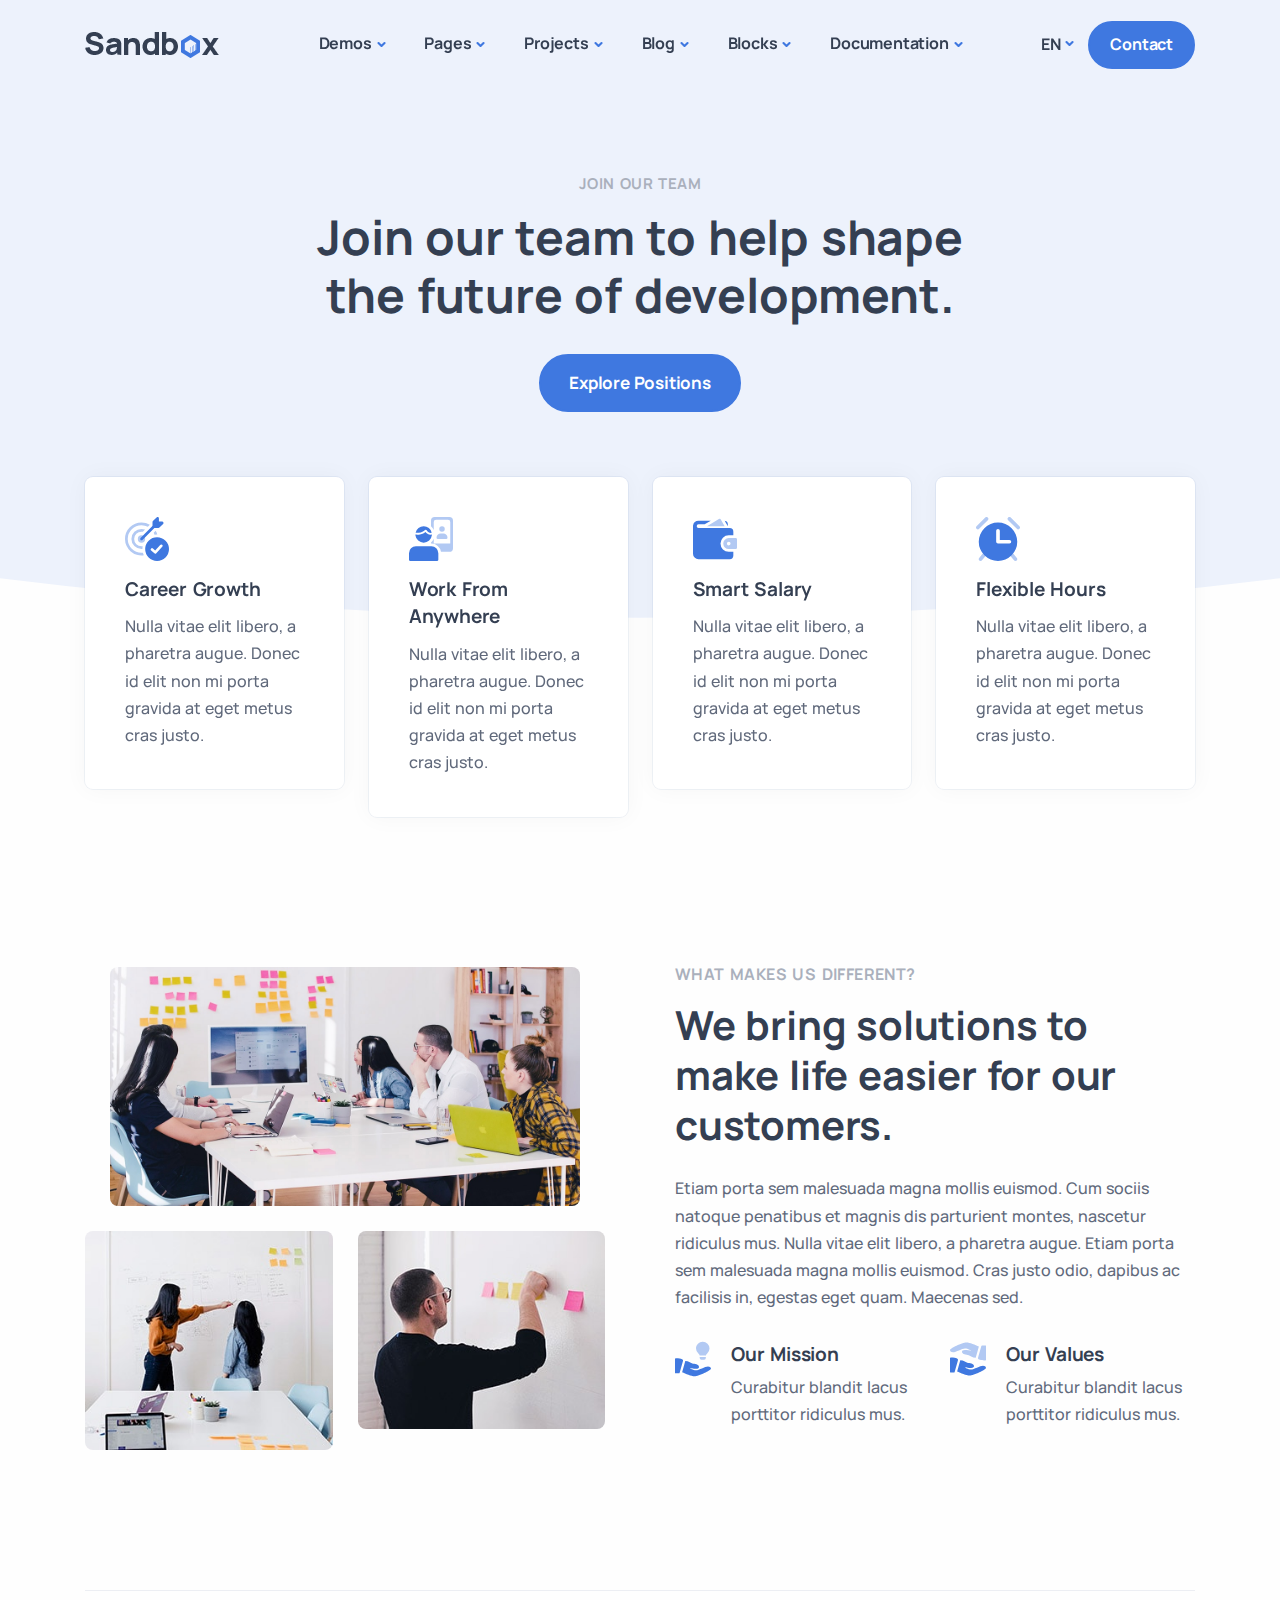
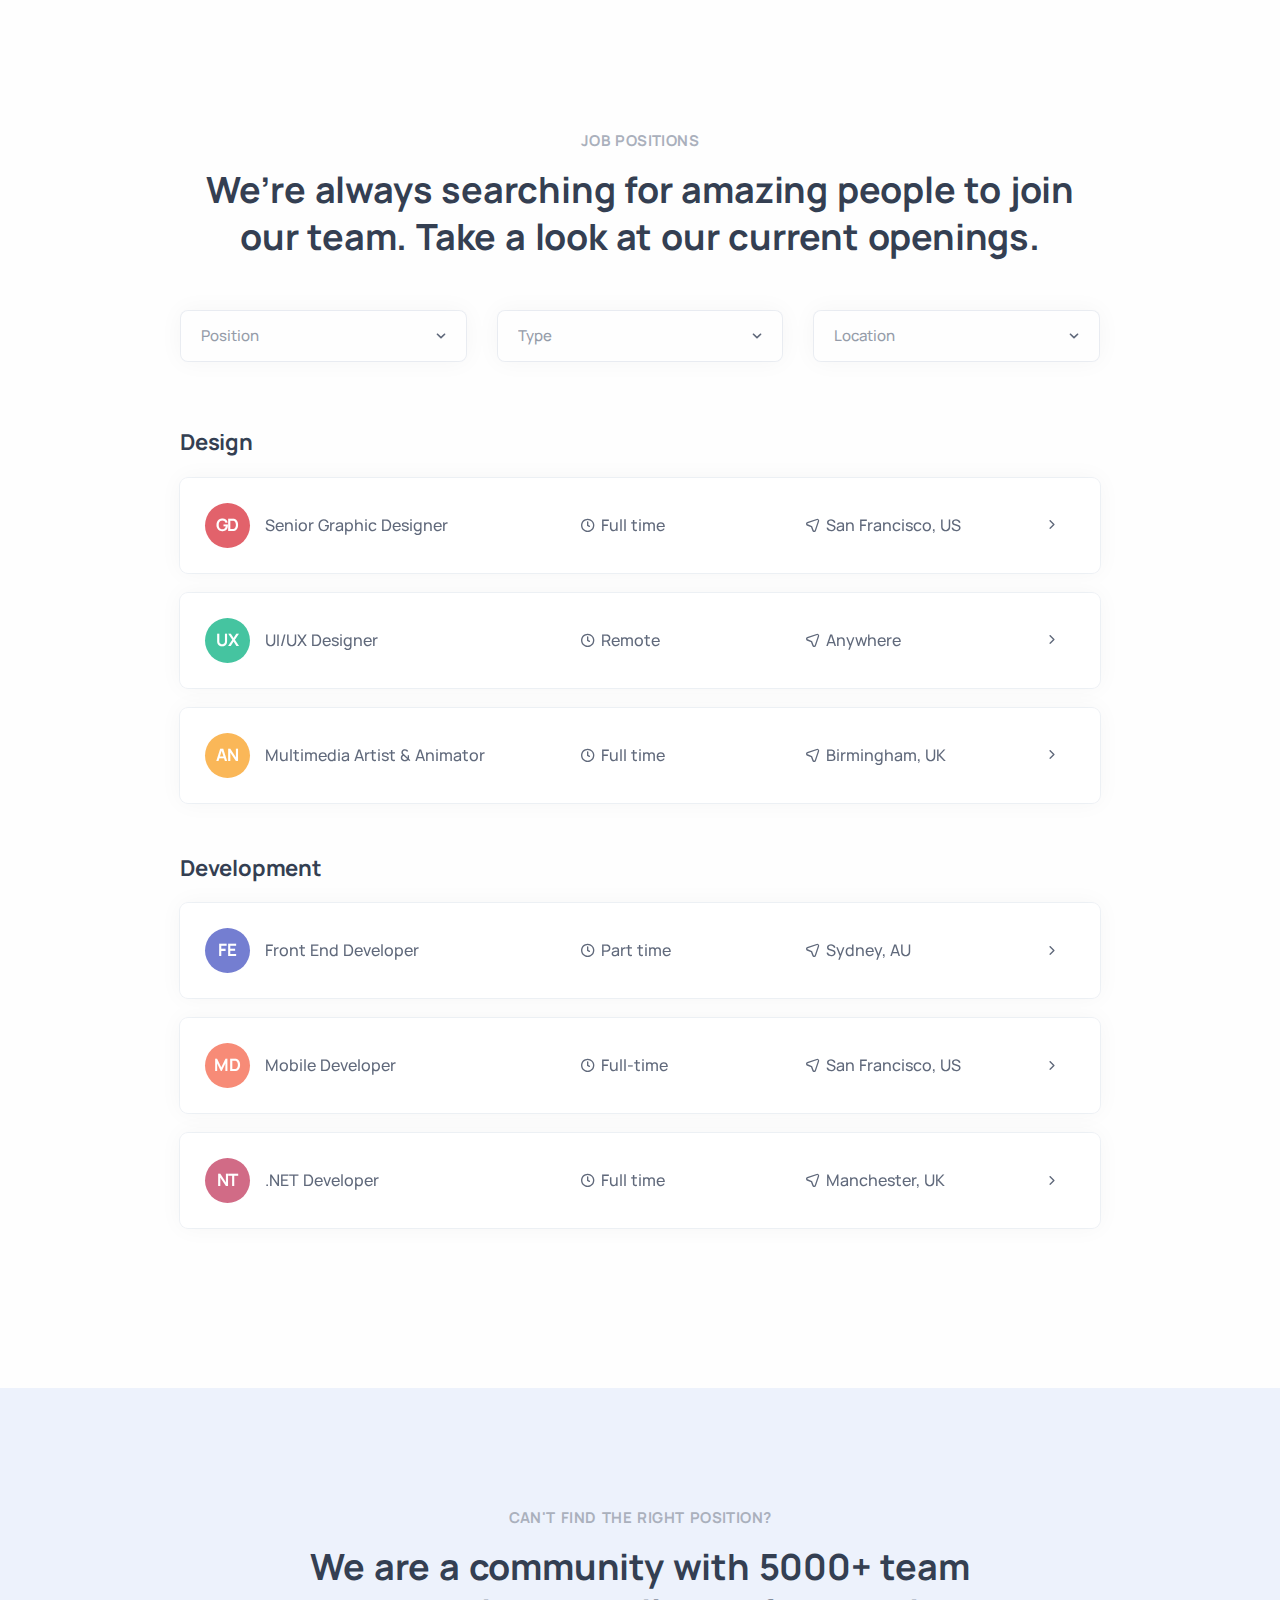
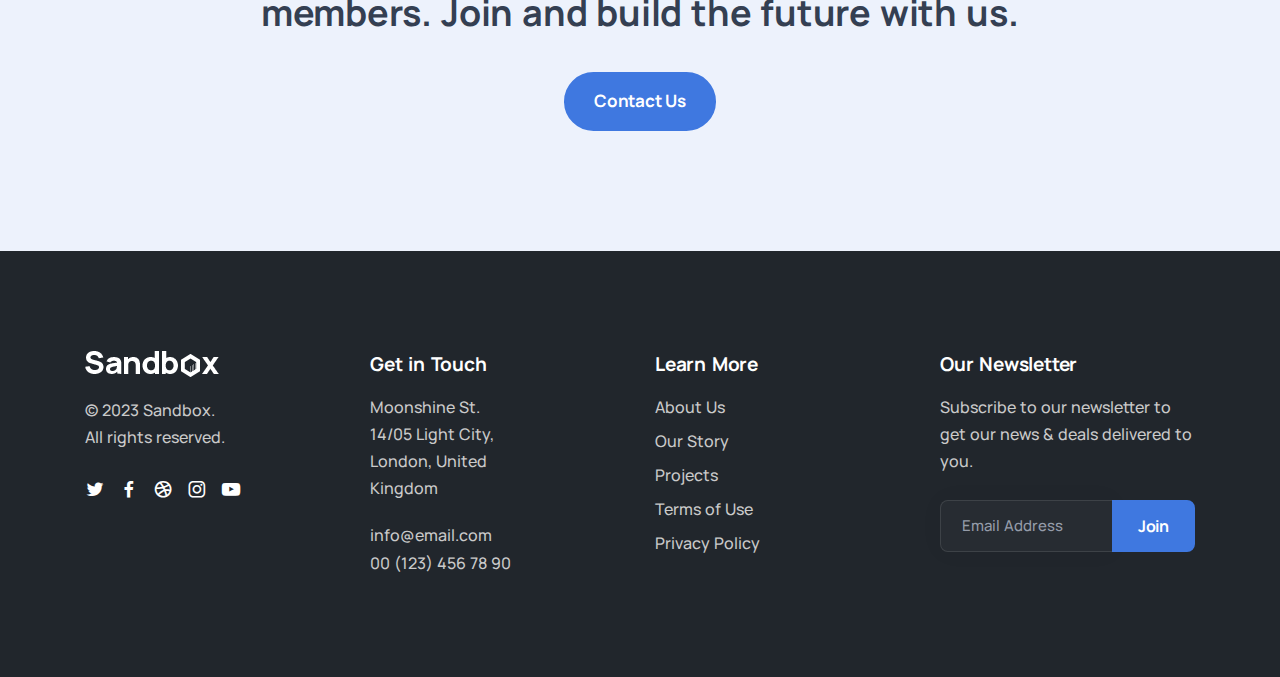
<file: career2.html>
<!DOCTYPE html>
<html lang="en">

<head>
  <meta charset="utf-8">
  <meta name="viewport" content="width=device-width, initial-scale=1.0">
  <meta name="description" content="An impressive and flawless site template that includes various UI elements and countless features, attractive ready-made blocks and rich pages, basically everything you need to create a unique and professional website.">
  <meta name="keywords" content="bootstrap 5, business, corporate, creative, gulp, marketing, minimal, modern, multipurpose, one page, responsive, saas, sass, seo, startup, html5 template, site template">
  <meta name="author" content="elemis">
  <title>Sandbox - Modern & Multipurpose Bootstrap 5 Template</title>
  <link rel="shortcut icon" href="./assets/img/favicon.png">
  <link rel="stylesheet" href="./assets/css/plugins.css">
  <link rel="stylesheet" href="./assets/css/style.css">
</head>

<body>
  <div class="content-wrapper">
    <header class="wrapper bg-soft-primary">
      <nav class="navbar navbar-expand-lg center-nav transparent navbar-light">
        <div class="container flex-lg-row flex-nowrap align-items-center">
          <div class="navbar-brand w-100">
            <a href="./index.html">
              <img src="./assets/img/logo.png" srcset="./assets/img/logo@2x.png 2x" alt="" />
            </a>
          </div>
          <div class="navbar-collapse offcanvas offcanvas-nav offcanvas-start">
            <div class="offcanvas-header d-lg-none">
              <h3 class="text-white fs-30 mb-0">Sandbox</h3>
              <button type="button" class="btn-close btn-close-white" data-bs-dismiss="offcanvas" aria-label="Close"></button>
            </div>
            <div class="offcanvas-body ms-lg-auto d-flex flex-column h-100">
              <ul class="navbar-nav">
                <li class="nav-item dropdown dropdown-mega">
                  <a class="nav-link dropdown-toggle" href="#" data-bs-toggle="dropdown">Demos</a>
                  <ul class="dropdown-menu mega-menu mega-menu-dark mega-menu-img">
                    <li class="mega-menu-content mega-menu-scroll">
                      <ul class="row row-cols-1 row-cols-lg-6 gx-0 gx-lg-4 gy-lg-2 list-unstyled">
                        <li class="col">
                          <a class="dropdown-item" href="./demo1.html">
                            <figure class="rounded lift d-none d-lg-block"><img src="./assets/img/demos/mi1.jpg" srcset="./assets/img/demos/mi1@2x.jpg 2x" alt=""></figure>
                            <span class="d-lg-none">Demo 1</span>
                          </a>
                        </li>
                        <li class="col">
                          <a class="dropdown-item" href="./demo2.html">
                            <figure class="rounded lift d-none d-lg-block"><img src="./assets/img/demos/mi2.jpg" srcset="./assets/img/demos/mi2@2x.jpg 2x" alt=""></figure>
                            <span class="d-lg-none">Demo 2</span>
                          </a>
                        </li>
                        <li class="col">
                          <a class="dropdown-item" href="./demo3.html">
                            <figure class="rounded lift d-none d-lg-block"><img src="./assets/img/demos/mi3.jpg" srcset="./assets/img/demos/mi3@2x.jpg 2x" alt=""></figure>
                            <span class="d-lg-none">Demo 3</span>
                          </a>
                        </li>
                        <li class="col">
                          <a class="dropdown-item" href="./demo4.html">
                            <figure class="rounded lift d-none d-lg-block"><img src="./assets/img/demos/mi4.jpg" srcset="./assets/img/demos/mi4@2x.jpg 2x" alt=""></figure>
                            <span class="d-lg-none">Demo 4</span>
                          </a>
                        </li>
                        <li class="col">
                          <a class="dropdown-item" href="./demo5.html">
                            <figure class="rounded lift d-none d-lg-block"><img src="./assets/img/demos/mi5.jpg" srcset="./assets/img/demos/mi5@2x.jpg 2x" alt=""></figure>
                            <span class="d-lg-none">Demo 5</span>
                          </a>
                        </li>
                        <li class="col">
                          <a class="dropdown-item" href="./demo6.html">
                            <figure class="rounded lift d-none d-lg-block"><img src="./assets/img/demos/mi6.jpg" srcset="./assets/img/demos/mi6@2x.jpg 2x" alt=""></figure>
                            <span class="d-lg-none">Demo 6</span>
                          </a>
                        </li>
                        <li class="col">
                          <a class="dropdown-item" href="./demo7.html">
                            <figure class="rounded lift d-none d-lg-block"><img src="./assets/img/demos/mi7.jpg" srcset="./assets/img/demos/mi7@2x.jpg 2x" alt=""></figure>
                            <span class="d-lg-none">Demo 7</span>
                          </a>
                        </li>
                        <li class="col">
                          <a class="dropdown-item" href="./demo8.html">
                            <figure class="rounded lift d-none d-lg-block"><img src="./assets/img/demos/mi8.jpg" srcset="./assets/img/demos/mi8@2x.jpg 2x" alt=""></figure>
                            <span class="d-lg-none">Demo 8</span>
                          </a>
                        </li>
                        <li class="col">
                          <a class="dropdown-item" href="./demo9.html">
                            <figure class="rounded lift d-none d-lg-block"><img src="./assets/img/demos/mi9.jpg" srcset="./assets/img/demos/mi9@2x.jpg 2x" alt=""></figure>
                            <span class="d-lg-none">Demo 9</span>
                          </a>
                        </li>
                        <li class="col">
                          <a class="dropdown-item" href="./demo10.html">
                            <figure class="rounded lift d-none d-lg-block"><img src="./assets/img/demos/mi10.jpg" srcset="./assets/img/demos/mi10@2x.jpg 2x" alt=""></figure>
                            <span class="d-lg-none">Demo 10</span>
                          </a>
                        </li>
                        <li class="col">
                          <a class="dropdown-item" href="./demo11.html">
                            <figure class="rounded lift d-none d-lg-block"><img src="./assets/img/demos/mi11.jpg" srcset="./assets/img/demos/mi11@2x.jpg 2x" alt=""></figure>
                            <span class="d-lg-none">Demo 11</span>
                          </a>
                        </li>
                        <li class="col">
                          <a class="dropdown-item" href="./demo12.html">
                            <figure class="rounded lift d-none d-lg-block"><img src="./assets/img/demos/mi12.jpg" srcset="./assets/img/demos/mi12@2x.jpg 2x" alt=""></figure>
                            <span class="d-lg-none">Demo 12</span>
                          </a>
                        </li>
                        <li class="col">
                          <a class="dropdown-item" href="./demo13.html">
                            <figure class="rounded lift d-none d-lg-block"><img src="./assets/img/demos/mi13.jpg" srcset="./assets/img/demos/mi13@2x.jpg 2x" alt=""></figure>
                            <span class="d-lg-none">Demo 13</span>
                          </a>
                        </li>
                        <li class="col">
                          <a class="dropdown-item" href="./demo14.html">
                            <figure class="rounded lift d-none d-lg-block"><img src="./assets/img/demos/mi14.jpg" srcset="./assets/img/demos/mi14@2x.jpg 2x" alt=""></figure>
                            <span class="d-lg-none">Demo 14</span>
                          </a>
                        </li>
                        <li class="col">
                          <a class="dropdown-item" href="./demo15.html">
                            <figure class="rounded lift d-none d-lg-block"><img src="./assets/img/demos/mi15.jpg" srcset="./assets/img/demos/mi15@2x.jpg 2x" alt=""></figure>
                            <span class="d-lg-none">Demo 15</span>
                          </a>
                        </li>
                        <li class="col">
                          <a class="dropdown-item" href="./demo16.html">
                            <figure class="rounded lift d-none d-lg-block"><img src="./assets/img/demos/mi16.jpg" srcset="./assets/img/demos/mi16@2x.jpg 2x" alt=""></figure>
                            <span class="d-lg-none">Demo 16</span>
                          </a>
                        </li>
                        <li class="col">
                          <a class="dropdown-item" href="./demo17.html">
                            <figure class="rounded lift d-none d-lg-block"><img src="./assets/img/demos/mi17.jpg" srcset="./assets/img/demos/mi17@2x.jpg 2x" alt=""></figure>
                            <span class="d-lg-none">Demo 17</span>
                          </a>
                        </li>
                        <li class="col">
                          <a class="dropdown-item" href="./demo18.html">
                            <figure class="rounded lift d-none d-lg-block"><img src="./assets/img/demos/mi18.jpg" srcset="./assets/img/demos/mi18@2x.jpg 2x" alt=""></figure>
                            <span class="d-lg-none">Demo 18</span>
                          </a>
                        </li>
                        <li class="col">
                          <a class="dropdown-item" href="./demo19.html">
                            <figure class="rounded lift d-none d-lg-block"><img src="./assets/img/demos/mi19.jpg" srcset="./assets/img/demos/mi19@2x.jpg 2x" alt=""></figure>
                            <span class="d-lg-none">Demo 19</span>
                          </a>
                        </li>
                        <li class="col">
                          <a class="dropdown-item" href="./demo20.html">
                            <figure class="rounded lift d-none d-lg-block"><img src="./assets/img/demos/mi20.jpg" srcset="./assets/img/demos/mi20@2x.jpg 2x" alt=""></figure>
                            <span class="d-lg-none">Demo 20</span>
                          </a>
                        </li>
                        <li class="col">
                          <a class="dropdown-item" href="./demo21.html">
                            <figure class="rounded lift d-none d-lg-block"><img src="./assets/img/demos/mi21.jpg" srcset="./assets/img/demos/mi21@2x.jpg 2x" alt=""></figure>
                            <span class="d-lg-none">Demo 21</span>
                          </a>
                        </li>
                        <li class="col">
                          <a class="dropdown-item" href="./demo22.html">
                            <figure class="rounded lift d-none d-lg-block"><img src="./assets/img/demos/mi22.jpg" srcset="./assets/img/demos/mi22@2x.jpg 2x" alt=""></figure>
                            <span class="d-lg-none">Demo 22</span>
                          </a>
                        </li>
                        <li class="col">
                          <a class="dropdown-item" href="./demo23.html">
                            <figure class="rounded lift d-none d-lg-block"><img src="./assets/img/demos/mi23.jpg" srcset="./assets/img/demos/mi23@2x.jpg 2x" alt=""></figure>
                            <span class="d-lg-none">Demo 23</span>
                          </a>
                        </li>
                        <li class="col">
                          <a class="dropdown-item" href="./demo24.html">
                            <figure class="rounded lift d-none d-lg-block"><img src="./assets/img/demos/mi24.jpg" srcset="./assets/img/demos/mi24@2x.jpg 2x" alt=""></figure>
                            <span class="d-lg-none">Demo 24</span>
                          </a>
                        </li>
                        <li class="col">
                          <a class="dropdown-item" href="./demo25.html">
                            <figure class="rounded lift d-none d-lg-block"><img src="./assets/img/demos/mi25.jpg" srcset="./assets/img/demos/mi25@2x.jpg 2x" alt=""></figure>
                            <span class="d-lg-none">Demo 25</span>
                          </a>
                        </li>
                        <li class="col">
                          <a class="dropdown-item" href="./demo26.html">
                            <figure class="rounded lift d-none d-lg-block"><img src="./assets/img/demos/mi26.jpg" srcset="./assets/img/demos/mi26@2x.jpg 2x" alt=""></figure>
                            <span class="d-lg-none">Demo 26</span>
                          </a>
                        </li>
                        <li class="col">
                          <a class="dropdown-item" href="./demo27.html">
                            <figure class="rounded lift d-none d-lg-block"><img src="./assets/img/demos/mi27.jpg" srcset="./assets/img/demos/mi27@2x.jpg 2x" alt=""></figure>
                            <span class="d-lg-none">Demo 27</span>
                          </a>
                        </li>
                        <li class="col">
                          <a class="dropdown-item" href="./demo28.html">
                            <figure class="rounded lift d-none d-lg-block"><img src="./assets/img/demos/mi28.jpg" srcset="./assets/img/demos/mi28@2x.jpg 2x" alt=""></figure>
                            <span class="d-lg-none">Demo 28</span>
                          </a>
                        </li>
                        <li class="col">
                          <a class="dropdown-item" href="./demo29.html">
                            <figure class="rounded lift d-none d-lg-block"><img src="./assets/img/demos/mi29.jpg" srcset="./assets/img/demos/mi29@2x.jpg 2x" alt=""></figure>
                            <span class="d-lg-none">Demo 29</span>
                          </a>
                        </li>
                        <li class="col">
                          <a class="dropdown-item" href="./demo30.html">
                            <figure class="rounded lift d-none d-lg-block"><img src="./assets/img/demos/mi30.jpg" srcset="./assets/img/demos/mi30@2x.jpg 2x" alt=""></figure>
                            <span class="d-lg-none">Demo 30</span>
                          </a>
                        </li>
                        <li class="col">
                          <a class="dropdown-item" href="./demo31.html">
                            <figure class="rounded lift d-none d-lg-block"><img src="./assets/img/demos/mi31.jpg" srcset="./assets/img/demos/mi31@2x.jpg 2x" alt=""></figure>
                            <span class="d-lg-none">Demo 31</span>
                          </a>
                        </li>
                        <li class="col">
                          <a class="dropdown-item" href="./demo32.html">
                            <figure class="rounded lift d-none d-lg-block"><img src="./assets/img/demos/mi32.jpg" srcset="./assets/img/demos/mi32@2x.jpg 2x" alt=""></figure>
                            <span class="d-lg-none">Demo 32</span>
                          </a>
                        </li>
                        <li class="col">
                          <a class="dropdown-item" href="./demo33.html">
                            <figure class="rounded lift d-none d-lg-block"><img src="./assets/img/demos/mi33.jpg" srcset="./assets/img/demos/mi33@2x.jpg 2x" alt=""></figure>
                            <span class="d-lg-none">Demo 33</span>
                          </a>
                        </li>
                        <li class="col">
                          <a class="dropdown-item" href="./demo34.html">
                            <figure class="rounded lift d-none d-lg-block"><img src="./assets/img/demos/mi34.jpg" srcset="./assets/img/demos/mi34@2x.jpg 2x" alt=""></figure>
                            <span class="d-lg-none">Demo 34</span>
                          </a>
                        </li>
                      </ul>
                      <!--/.row -->
                      <span class="d-none d-lg-flex"><i class="uil uil-direction"></i><strong>Scroll to view more</strong></span>
                    </li>
                    <!--/.mega-menu-content-->
                  </ul>
                  <!--/.dropdown-menu -->
                </li>
                <li class="nav-item dropdown">
                  <a class="nav-link dropdown-toggle" href="#" data-bs-toggle="dropdown">Pages</a>
                  <ul class="dropdown-menu">
                    <li class="dropdown dropdown-submenu dropend"><a class="dropdown-item dropdown-toggle" href="#" data-bs-toggle="dropdown">Services</a>
                      <ul class="dropdown-menu">
                        <li class="nav-item"><a class="dropdown-item" href="./services.html">Services I</a></li>
                        <li class="nav-item"><a class="dropdown-item" href="./services2.html">Services II</a></li>
                      </ul>
                    </li>
                    <li class="dropdown dropdown-submenu dropend"><a class="dropdown-item dropdown-toggle" href="#" data-bs-toggle="dropdown">About</a>
                      <ul class="dropdown-menu">
                        <li class="nav-item"><a class="dropdown-item" href="./about.html">About I</a></li>
                        <li class="nav-item"><a class="dropdown-item" href="./about2.html">About II</a></li>
                      </ul>
                    </li>
                    <li class="dropdown dropdown-submenu dropend"><a class="dropdown-item dropdown-toggle" href="#" data-bs-toggle="dropdown">Shop</a>
                      <ul class="dropdown-menu">
                        <li class="nav-item"><a class="dropdown-item" href="./shop.html">Shop I</a></li>
                        <li class="nav-item"><a class="dropdown-item" href="./shop2.html">Shop II</a></li>
                        <li class="nav-item"><a class="dropdown-item" href="./shop-product.html">Product Page</a></li>
                        <li class="nav-item"><a class="dropdown-item" href="./shop-cart.html">Shopping Cart</a></li>
                        <li class="nav-item"><a class="dropdown-item" href="./shop-checkout.html">Checkout</a></li>
                      </ul>
                    </li>
                    <li class="dropdown dropdown-submenu dropend"><a class="dropdown-item dropdown-toggle" href="#" data-bs-toggle="dropdown">Contact</a>
                      <ul class="dropdown-menu">
                        <li class="nav-item"><a class="dropdown-item" href="./contact.html">Contact I</a></li>
                        <li class="nav-item"><a class="dropdown-item" href="./contact2.html">Contact II</a></li>
                        <li class="nav-item"><a class="dropdown-item" href="./contact3.html">Contact III</a></li>
                      </ul>
                    </li>
                    <li class="dropdown dropdown-submenu dropend"><a class="dropdown-item dropdown-toggle" href="#" data-bs-toggle="dropdown">Career</a>
                      <ul class="dropdown-menu">
                        <li class="nav-item"><a class="dropdown-item" href="./career.html">Job Listing I</a></li>
                        <li class="nav-item"><a class="dropdown-item" href="./career2.html">Job Listing II</a></li>
                        <li class="nav-item"><a class="dropdown-item" href="./career-job.html">Job Description</a></li>
                      </ul>
                    </li>
                    <li class="dropdown dropdown-submenu dropend"><a class="dropdown-item dropdown-toggle" href="#" data-bs-toggle="dropdown">Utility</a>
                      <ul class="dropdown-menu">
                        <li class="nav-item"><a class="dropdown-item" href="./404.html">404 Not Found</a></li>
                        <li class="nav-item"><a class="dropdown-item" href="./page-loader.html">Page Loader</a></li>
                        <li class="nav-item"><a class="dropdown-item" href="./signin.html">Sign In I</a></li>
                        <li class="nav-item"><a class="dropdown-item" href="./signin2.html">Sign In II</a></li>
                        <li class="nav-item"><a class="dropdown-item" href="./signup.html">Sign Up I</a></li>
                        <li class="nav-item"><a class="dropdown-item" href="./signup2.html">Sign Up II</a></li>
                        <li class="nav-item"><a class="dropdown-item" href="./terms.html">Terms</a></li>
                      </ul>
                    </li>
                    <li class="nav-item"><a class="dropdown-item" href="./pricing.html">Pricing</a></li>
                    <li class="nav-item"><a class="dropdown-item" href="./onepage.html">One Page</a></li>
                  </ul>
                </li>
                <li class="nav-item dropdown">
                  <a class="nav-link dropdown-toggle" href="#" data-bs-toggle="dropdown">Projects</a>
                  <div class="dropdown-menu dropdown-lg">
                    <div class="dropdown-lg-content">
                      <div>
                        <h6 class="dropdown-header">Project Pages</h6>
                        <ul class="list-unstyled">
                          <li><a class="dropdown-item" href="./projects.html">Projects I</a></li>
                          <li><a class="dropdown-item" href="./projects2.html">Projects II</a></li>
                          <li><a class="dropdown-item" href="./projects3.html">Projects III</a></li>
                          <li><a class="dropdown-item" href="./projects4.html">Projects IV</a></li>
                        </ul>
                      </div>
                      <!-- /.column -->
                      <div>
                        <h6 class="dropdown-header">Single Projects</h6>
                        <ul class="list-unstyled">
                          <li><a class="dropdown-item" href="./single-project.html">Single Project I</a></li>
                          <li><a class="dropdown-item" href="./single-project2.html">Single Project II</a></li>
                          <li><a class="dropdown-item" href="./single-project3.html">Single Project III</a></li>
                          <li><a class="dropdown-item" href="./single-project4.html">Single Project IV</a></li>
                        </ul>
                      </div>
                      <!-- /.column -->
                    </div>
                    <!-- /auto-column -->
                  </div>
                </li>
                <li class="nav-item dropdown">
                  <a class="nav-link dropdown-toggle" href="#" data-bs-toggle="dropdown">Blog</a>
                  <ul class="dropdown-menu">
                    <li class="nav-item"><a class="dropdown-item" href="./blog.html">Blog without Sidebar</a></li>
                    <li class="nav-item"><a class="dropdown-item" href="./blog2.html">Blog with Sidebar</a></li>
                    <li class="nav-item"><a class="dropdown-item" href="./blog3.html">Blog with Left Sidebar</a></li>
                    <li class="dropdown dropdown-submenu dropend"><a class="dropdown-item dropdown-toggle" href="#" data-bs-toggle="dropdown">Blog Posts</a>
                      <ul class="dropdown-menu">
                        <li class="nav-item"><a class="dropdown-item" href="./blog-post.html">Post without Sidebar</a></li>
                        <li class="nav-item"><a class="dropdown-item" href="./blog-post2.html">Post with Sidebar</a></li>
                        <li class="nav-item"><a class="dropdown-item" href="./blog-post3.html">Post with Left Sidebar</a></li>
                      </ul>
                    </li>
                  </ul>
                </li>
                <li class="nav-item dropdown dropdown-mega">
                  <a class="nav-link dropdown-toggle" href="#" data-bs-toggle="dropdown">Blocks</a>
                  <ul class="dropdown-menu mega-menu mega-menu-dark mega-menu-img">
                    <li class="mega-menu-content">
                      <ul class="row row-cols-1 row-cols-lg-6 gx-0 gx-lg-6 gy-lg-4 list-unstyled">
                        <li class="col"><a class="dropdown-item" href="./docs/blocks/about.html">
                            <div class="rounded img-svg d-none d-lg-block p-4 mb-lg-2"><img class="rounded-0" src="./assets/img/demos/block1.svg" alt=""></div>
                            <span>About</span>
                          </a>
                        </li>
                        <li class="col"><a class="dropdown-item" href="./docs/blocks/blog.html">
                            <div class="rounded img-svg d-none d-lg-block p-4 mb-lg-2"><img class="rounded-0" src="./assets/img/demos/block2.svg" alt=""></div>
                            <span>Blog</span>
                          </a>
                        </li>
                        <li class="col"><a class="dropdown-item" href="./docs/blocks/call-to-action.html">
                            <div class="rounded img-svg d-none d-lg-block p-4 mb-lg-2"><img class="rounded-0" src="./assets/img/demos/block3.svg" alt=""></div>
                            <span>Call to Action</span>
                          </a>
                        </li>
                        <li class="col"><a class="dropdown-item" href="./docs/blocks/clients.html">
                            <div class="rounded img-svg d-none d-lg-block p-4 mb-lg-2"><img class="rounded-0" src="./assets/img/demos/block4.svg" alt=""></div>
                            <span>Clients</span>
                          </a>
                        </li>
                        <li class="col"><a class="dropdown-item" href="./docs/blocks/contact.html">
                            <div class="rounded img-svg d-none d-lg-block p-4 mb-lg-2"><img class="rounded-0" src="./assets/img/demos/block5.svg" alt=""></div>
                            <span>Contact</span>
                          </a>
                        </li>
                        <li class="col"><a class="dropdown-item" href="./docs/blocks/facts.html">
                            <div class="rounded img-svg d-none d-lg-block p-4 mb-lg-2"><img class="rounded-0" src="./assets/img/demos/block6.svg" alt=""></div>
                            <span>Facts</span>
                          </a>
                        </li>
                        <li class="col"><a class="dropdown-item" href="./docs/blocks/faq.html">
                            <div class="rounded img-svg d-none d-lg-block p-4 mb-lg-2"><img class="rounded-0" src="./assets/img/demos/block7.svg" alt=""></div>
                            <span>FAQ</span>
                          </a>
                        </li>
                        <li class="col"><a class="dropdown-item" href="./docs/blocks/features.html">
                            <div class="rounded img-svg d-none d-lg-block p-4 mb-lg-2"><img class="rounded-0" src="./assets/img/demos/block8.svg" alt=""></div>
                            <span>Features</span>
                          </a>
                        </li>
                        <li class="col"><a class="dropdown-item" href="./docs/blocks/footer.html">
                            <div class="rounded img-svg d-none d-lg-block p-4 mb-lg-2"><img class="rounded-0" src="./assets/img/demos/block9.svg" alt=""></div>
                            <span>Footer</span>
                          </a>
                        </li>
                        <li class="col"><a class="dropdown-item" href="./docs/blocks/hero.html">
                            <div class="rounded img-svg d-none d-lg-block p-4 mb-lg-2"><img class="rounded-0" src="./assets/img/demos/block10.svg" alt=""></div>
                            <span>Hero</span>
                          </a>
                        </li>
                        <li class="col"><a class="dropdown-item" href="./docs/blocks/misc.html">
                            <div class="rounded img-svg d-none d-lg-block p-4 mb-lg-2"><img class="rounded-0" src="./assets/img/demos/block17.svg" alt=""></div>
                            <span>Misc</span>
                          </a>
                        </li>
                        <li class="col"><a class="dropdown-item" href="./docs/blocks/navbar.html">
                            <div class="rounded img-svg d-none d-lg-block p-4 mb-lg-2"><img class="rounded-0" src="./assets/img/demos/block11.svg" alt=""></div>
                            <span>Navbar</span>
                          </a>
                        </li>
                        <li class="col"><a class="dropdown-item" href="./docs/blocks/portfolio.html">
                            <div class="rounded img-svg d-none d-lg-block p-4 mb-lg-2"><img class="rounded-0" src="./assets/img/demos/block12.svg" alt=""></div>
                            <span>Portfolio</span>
                          </a>
                        </li>
                        <li class="col"><a class="dropdown-item" href="./docs/blocks/pricing.html">
                            <div class="rounded img-svg d-none d-lg-block p-4 mb-lg-2"><img class="rounded-0" src="./assets/img/demos/block13.svg" alt=""></div>
                            <span>Pricing</span>
                          </a>
                        </li>
                        <li class="col"><a class="dropdown-item" href="./docs/blocks/process.html">
                            <div class="rounded img-svg d-none d-lg-block p-4 mb-lg-2"><img class="rounded-0" src="./assets/img/demos/block14.svg" alt=""></div>
                            <span>Process</span>
                          </a>
                        </li>
                        <li class="col"><a class="dropdown-item" href="./docs/blocks/team.html">
                            <div class="rounded img-svg d-none d-lg-block p-4 mb-lg-2"><img class="rounded-0" src="./assets/img/demos/block15.svg" alt=""></div>
                            <span>Team</span>
                          </a>
                        </li>
                        <li class="col"><a class="dropdown-item" href="./docs/blocks/testimonials.html">
                            <div class="rounded img-svg d-none d-lg-block p-4 mb-lg-2"><img class="rounded-0" src="./assets/img/demos/block16.svg" alt=""></div>
                            <span>Testimonials</span>
                          </a>
                        </li>
                      </ul>
                      <!--/.row -->
                    </li>
                    <!--/.mega-menu-content-->
                  </ul>
                  <!--/.dropdown-menu -->
                </li>
                <li class="nav-item dropdown dropdown-mega">
                  <a class="nav-link dropdown-toggle" href="#" data-bs-toggle="dropdown">Documentation</a>
                  <ul class="dropdown-menu mega-menu">
                    <li class="mega-menu-content">
                      <div class="row gx-0 gx-lg-3">
                        <div class="col-lg-4">
                          <h6 class="dropdown-header">Usage</h6>
                          <ul class="list-unstyled cc-2 pb-lg-1">
                            <li><a class="dropdown-item" href="./docs/index.html">Get Started</a></li>
                            <li><a class="dropdown-item" href="./docs/forms.html">Forms</a></li>
                            <li><a class="dropdown-item" href="./docs/faq.html">FAQ</a></li>
                            <li><a class="dropdown-item" href="./docs/changelog.html">Changelog</a></li>
                            <li><a class="dropdown-item" href="./docs/credits.html">Credits</a></li>
                          </ul>
                          <h6 class="dropdown-header mt-lg-6">Styleguide</h6>
                          <ul class="list-unstyled cc-2">
                            <li><a class="dropdown-item" href="./docs/styleguide/colors.html">Colors</a></li>
                            <li><a class="dropdown-item" href="./docs/styleguide/fonts.html">Fonts</a></li>
                            <li><a class="dropdown-item" href="./docs/styleguide/icons-svg.html">SVG Icons</a></li>
                            <li><a class="dropdown-item" href="./docs/styleguide/icons-font.html">Font Icons</a></li>
                            <li><a class="dropdown-item" href="./docs/styleguide/illustrations.html">Illustrations</a></li>
                            <li><a class="dropdown-item" href="./docs/styleguide/backgrounds.html">Backgrounds</a></li>
                            <li><a class="dropdown-item" href="./docs/styleguide/misc.html">Misc</a></li>
                          </ul>
                        </div>
                        <!--/column -->
                        <div class="col-lg-8">
                          <h6 class="dropdown-header">Elements</h6>
                          <ul class="list-unstyled cc-3">
                            <li><a class="dropdown-item" href="./docs/elements/accordion.html">Accordion</a></li>
                            <li><a class="dropdown-item" href="./docs/elements/alerts.html">Alerts</a></li>
                            <li><a class="dropdown-item" href="./docs/elements/animations.html">Animations</a></li>
                            <li><a class="dropdown-item" href="./docs/elements/avatars.html">Avatars</a></li>
                            <li><a class="dropdown-item" href="./docs/elements/background.html">Background</a></li>
                            <li><a class="dropdown-item" href="./docs/elements/badges.html">Badges</a></li>
                            <li><a class="dropdown-item" href="./docs/elements/buttons.html">Buttons</a></li>
                            <li><a class="dropdown-item" href="./docs/elements/card.html">Card</a></li>
                            <li><a class="dropdown-item" href="./docs/elements/carousel.html">Carousel</a></li>
                            <li><a class="dropdown-item" href="./docs/elements/dividers.html">Dividers</a></li>
                            <li><a class="dropdown-item" href="./docs/elements/form-elements.html">Form Elements</a></li>
                            <li><a class="dropdown-item" href="./docs/elements/image-hover.html">Image Hover</a></li>
                            <li><a class="dropdown-item" href="./docs/elements/image-mask.html">Image Mask</a></li>
                            <li><a class="dropdown-item" href="./docs/elements/lightbox.html">Lightbox</a></li>
                            <li><a class="dropdown-item" href="./docs/elements/player.html">Media Player</a></li>
                            <li><a class="dropdown-item" href="./docs/elements/modal.html">Modal</a></li>
                            <li><a class="dropdown-item" href="./docs/elements/pagination.html">Pagination</a></li>
                            <li><a class="dropdown-item" href="./docs/elements/progressbar.html">Progressbar</a></li>
                            <li><a class="dropdown-item" href="./docs/elements/shadows.html">Shadows</a></li>
                            <li><a class="dropdown-item" href="./docs/elements/shapes.html">Shapes</a></li>
                            <li><a class="dropdown-item" href="./docs/elements/tables.html">Tables</a></li>
                            <li><a class="dropdown-item" href="./docs/elements/tabs.html">Tabs</a></li>
                            <li><a class="dropdown-item" href="./docs/elements/text-animations.html">Text Animations</a></li>
                            <li><a class="dropdown-item" href="./docs/elements/text-highlight.html">Text Highlight</a></li>
                            <li><a class="dropdown-item" href="./docs/elements/tiles.html">Tiles</a></li>
                            <li><a class="dropdown-item" href="./docs/elements/tooltips-popovers.html">Tooltips & Popovers</a></li>
                            <li><a class="dropdown-item" href="./docs/elements/typography.html">Typography</a></li>
                          </ul>
                        </div>
                        <!--/column -->
                      </div>
                      <!--/.row -->
                    </li>
                    <!--/.mega-menu-content-->
                  </ul>
                  <!--/.dropdown-menu -->
                </li>
              </ul>
              <!-- /.navbar-nav -->
              <div class="offcanvas-footer d-lg-none">
                <div>
                  <a href="mailto:first.last@email.com" class="link-inverse">info@email.com</a>
                  <br /> 00 (123) 456 78 90 <br />
                  <nav class="nav social social-white mt-4">
                    <a href="#"><i class="uil uil-twitter"></i></a>
                    <a href="#"><i class="uil uil-facebook-f"></i></a>
                    <a href="#"><i class="uil uil-dribbble"></i></a>
                    <a href="#"><i class="uil uil-instagram"></i></a>
                    <a href="#"><i class="uil uil-youtube"></i></a>
                  </nav>
                  <!-- /.social -->
                </div>
              </div>
              <!-- /.offcanvas-footer -->
            </div>
            <!-- /.offcanvas-body -->
          </div>
          <!-- /.navbar-collapse -->
          <div class="navbar-other w-100 d-flex ms-auto">
            <ul class="navbar-nav flex-row align-items-center ms-auto">
              <li class="nav-item dropdown language-select text-uppercase">
                <a class="nav-link dropdown-item dropdown-toggle" href="#" role="button" data-bs-toggle="dropdown" aria-haspopup="true" aria-expanded="false">En</a>
                <ul class="dropdown-menu">
                  <li class="nav-item"><a class="dropdown-item" href="#">En</a></li>
                  <li class="nav-item"><a class="dropdown-item" href="#">De</a></li>
                  <li class="nav-item"><a class="dropdown-item" href="#">Es</a></li>
                </ul>
              </li>
              <li class="nav-item d-none d-md-block">
                <a href="./contact.html" class="btn btn-sm btn-primary rounded-pill">Contact</a>
              </li>
              <li class="nav-item d-lg-none">
                <button class="hamburger offcanvas-nav-btn"><span></span></button>
              </li>
            </ul>
            <!-- /.navbar-nav -->
          </div>
          <!-- /.navbar-other -->
        </div>
        <!-- /.container -->
      </nav>
      <!-- /.navbar -->
    </header>
    <!-- /header -->
    <section class="wrapper bg-soft-primary position-relative">
      <div class="container pt-10 pb-17 pt-md-14 text-center">
        <div class="row">
          <div class="col-lg-8 mx-auto mb-5">
            <h1 class="fs-15 text-uppercase text-muted mb-3">Join Our Team</h1>
            <h3 class="display-1 mb-6">Join our team to help shape the future of development.</h3>
            <a href="#" class="btn btn-lg btn-primary rounded-pill">Explore Positions</a>
          </div>
          <!-- /column -->
        </div>
        <!-- /.row -->
      </div>
      <!-- /.container -->
      <div class="overflow-hidden">
        <div class="divider text-light mx-n2">
          <svg xmlns="http://www.w3.org/2000/svg" viewBox="0 0 1440 60">
            <path fill="currentColor" d="M0,0V60H1440V0A5771,5771,0,0,1,0,0Z" />
          </svg>
        </div>
      </div>
    </section>
    <!-- /section -->
    <section class="wrapper bg-light">
      <div class="container pb-15 pb-md-17">
        <div class="row gx-md-5 gy-5 mt-n18 mt-md-n19">
          <div class="col-md-6 col-xl-3">
            <div class="card lift">
              <div class="card-body">
                <img src="./assets/img/icons/solid/target.svg" class="svg-inject icon-svg icon-svg-sm solid-mono text-primary mb-3" alt="" />
                <h4>Career Growth</h4>
                <p class="mb-0">Nulla vitae elit libero, a pharetra augue. Donec id elit non mi porta gravida at eget metus cras justo.</p>
              </div>
              <!--/.card-body -->
            </div>
            <!--/.card -->
          </div>
          <!--/column -->
          <div class="col-md-6 col-xl-3">
            <div class="card lift">
              <div class="card-body">
                <img src="./assets/img/icons/solid/videocall.svg" class="svg-inject icon-svg icon-svg-sm solid-mono text-primary mb-3" alt="" />
                <h4>Work From Anywhere</h4>
                <p class="mb-0">Nulla vitae elit libero, a pharetra augue. Donec id elit non mi porta gravida at eget metus cras justo.</p>
              </div>
              <!--/.card-body -->
            </div>
            <!--/.card -->
          </div>
          <!--/column -->
          <div class="col-md-6 col-xl-3">
            <div class="card lift">
              <div class="card-body">
                <img src="./assets/img/icons/solid/wallet.svg" class="svg-inject icon-svg icon-svg-sm solid-mono text-primary mb-3" alt="" />
                <h4>Smart Salary</h4>
                <p class="mb-0">Nulla vitae elit libero, a pharetra augue. Donec id elit non mi porta gravida at eget metus cras justo.</p>
              </div>
              <!--/.card-body -->
            </div>
            <!--/.card -->
          </div>
          <!--/column -->
          <div class="col-md-6 col-xl-3">
            <div class="card lift">
              <div class="card-body">
                <img src="./assets/img/icons/solid/alarm.svg" class="svg-inject icon-svg icon-svg-sm solid-mono text-primary mb-3" alt="" />
                <h4>Flexible Hours</h4>
                <p class="mb-0">Nulla vitae elit libero, a pharetra augue. Donec id elit non mi porta gravida at eget metus cras justo.</p>
              </div>
              <!--/.card-body -->
            </div>
            <!--/.card -->
          </div>
          <!--/column -->
        </div>
        <!--/.row -->
        <div class="row gy-10 gy-sm-13 gx-md-8 gx-xl-12 align-items-center mt-12">
          <div class="col-lg-6">
            <div class="row gx-md-5 gy-5">
              <div class="col-12">
                <figure class="rounded mx-md-5"><img src="./assets/img/photos/g8.jpg" srcset="./assets/img/photos/g8@2x.jpg 2x" alt=""></figure>
              </div>
              <!--/column -->
              <div class="col-md-6">
                <figure class="rounded"><img src="./assets/img/photos/g9.jpg" srcset="./assets/img/photos/g9@2x.jpg 2x" alt=""></figure>
              </div>
              <!--/column -->
              <div class="col-md-6">
                <figure class="rounded"><img src="./assets/img/photos/g10.jpg" srcset="./assets/img/photos/g10@2x.jpg 2x" alt=""></figure>
              </div>
              <!--/column -->
            </div>
            <!--/.row -->
          </div>
          <!--/column -->
          <div class="col-lg-6">
            <h2 class="fs-16 text-uppercase text-muted mb-3 mt-md-n5">What Makes Us Different?</h2>
            <h3 class="display-3 mb-5">We bring solutions to make life easier for our customers.</h3>
            <p class="mb-6">Etiam porta sem malesuada magna mollis euismod. Cum sociis natoque penatibus et magnis dis parturient montes, nascetur ridiculus mus. Nulla vitae elit libero, a pharetra augue. Etiam porta sem malesuada magna mollis euismod. Cras justo odio, dapibus ac facilisis in, egestas eget quam. Maecenas sed.</p>
            <div class="row gy-8">
              <div class="col-md-6">
                <div class="d-flex flex-row">
                  <div>
                    <img src="./assets/img/icons/solid/share.svg" class="svg-inject icon-svg icon-svg-xs solid-mono text-primary me-4" alt="" />
                  </div>
                  <div>
                    <h4 class="mb-1">Our Mission</h4>
                    <p class="mb-0">Curabitur blandit lacus porttitor ridiculus mus.</p>
                  </div>
                </div>
              </div>
              <!--/column -->
              <div class="col-md-6">
                <div class="d-flex flex-row">
                  <div>
                    <img src="./assets/img/icons/solid/partnership.svg" class="svg-inject icon-svg icon-svg-xs solid-mono text-primary me-4" alt="" />
                  </div>
                  <div>
                    <h4 class="mb-1">Our Values</h4>
                    <p class="mb-0">Curabitur blandit lacus porttitor ridiculus mus.</p>
                  </div>
                </div>
              </div>
              <!--/column -->
            </div>
            <!--/.row -->
          </div>
          <!--/column -->
        </div>
        <!--/.row -->
        <hr class="my-14 my-md-17" />
        <div class="row text-center">
          <div class="col-xl-10 mx-auto">
            <h2 class="fs-15 text-uppercase text-muted mb-3">Job Positions</h2>
            <h3 class="display-4 mb-10 px-xxl-15">We’re always searching for amazing people to join our team. Take a look at our current openings.</h3>
          </div>
          <!-- /column -->
        </div>
        <!-- /.row -->
        <div class="row">
          <div class="col-xl-10 mx-auto">
            <form class="filter-form mb-10">
              <div class="row">
                <div class="col-md-4 mb-3">
                  <div class="form-select-wrapper">
                    <select class="form-select" aria-label="">
                      <option selected>Position</option>
                      <option value="position1">Business</option>
                      <option value="position2">Design</option>
                      <option value="position3">Development</option>
                      <option value="position4">Engineering</option>
                      <option value="position5">Finance</option>
                      <option value="position6">Marketing</option>
                    </select>
                  </div>
                </div>
                <div class="col-md-4 mb-3">
                  <div class="form-select-wrapper">
                    <select class="form-select" aria-label="">
                      <option selected>Type</option>
                      <option value="type1">Full-time</option>
                      <option value="type3">Part-time</option>
                      <option value="type4">Remote</option>
                    </select>
                  </div>
                </div>
                <div class="col-md-4 mb-3">
                  <div class="form-select-wrapper">
                    <select class="form-select" aria-label="">
                      <option selected>Location</option>
                      <option value="location1">Chicago, US</option>
                      <option value="location3">Michigan, US</option>
                      <option value="location2">New York, US</option>
                      <option value="location4">Los Angles, US</option>
                      <option value="location5">Moscow, Russia</option>
                      <option value="location6">Sydney, Australia</option>
                      <option value="location7">Birmingham, UK</option>
                      <option value="location8">Manchester, UK</option>
                      <option value="location9">Beijing, China</option>
                    </select>
                  </div>
                </div>
              </div>
            </form>
            <div class="job-list mb-10">
              <h3 class="mb-4">Design</h3>
              <a href="#" class="card mb-4 lift">
                <div class="card-body p-5">
                  <span class="row justify-content-between align-items-center">
                    <span class="col-md-5 mb-2 mb-md-0 d-flex align-items-center text-body">
                      <span class="avatar bg-red text-white w-9 h-9 fs-17 me-3">GD</span> Senior Graphic Designer </span>
                    <span class="col-5 col-md-3 text-body d-flex align-items-center">
                      <i class="uil uil-clock me-1"></i> Full time </span>
                    <span class="col-7 col-md-4 col-lg-3 text-body d-flex align-items-center">
                      <i class="uil uil-location-arrow me-1"></i> San Francisco, US </span>
                    <span class="d-none d-lg-block col-1 text-center text-body">
                      <i class="uil uil-angle-right-b"></i>
                    </span>
                  </span>
                </div>
                <!-- /.card-body -->
              </a>
              <!-- /.card -->
              <a href="#" class="card mb-4 lift">
                <div class="card-body p-5">
                  <span class="row justify-content-between align-items-center">
                    <span class="col-md-5 mb-2 mb-md-0 d-flex align-items-center text-body">
                      <span class="avatar bg-green text-white w-9 h-9 fs-17 me-3">UX</span> UI/UX Designer </span>
                    <span class="col-5 col-md-3 text-body d-flex align-items-center">
                      <i class="uil uil-clock me-1"></i> Remote </span>
                    <span class="col-7 col-md-4 col-lg-3 text-body d-flex align-items-center">
                      <i class="uil uil-location-arrow me-1"></i> Anywhere </span>
                    <span class="d-none d-lg-block col-1 text-center text-body">
                      <i class="uil uil-angle-right-b"></i>
                    </span>
                  </span>
                </div>
                <!-- /.card-body -->
              </a>
              <!-- /.card -->
              <a href="#" class="card mb-4 lift">
                <div class="card-body p-5">
                  <span class="row justify-content-between align-items-center">
                    <span class="col-md-5 mb-2 mb-md-0 d-flex align-items-center text-body">
                      <span class="avatar bg-yellow text-white w-9 h-9 fs-17 me-3">AN</span> Multimedia Artist &amp; Animator </span>
                    <span class="col-5 col-md-3 text-body d-flex align-items-center">
                      <i class="uil uil-clock me-1"></i> Full time </span>
                    <span class="col-7 col-md-4 col-lg-3 text-body d-flex align-items-center">
                      <i class="uil uil-location-arrow me-1"></i> Birmingham, UK </span>
                    <span class="d-none d-lg-block col-1 text-center text-body">
                      <i class="uil uil-angle-right-b"></i>
                    </span>
                  </span>
                </div>
                <!-- /.card-body -->
              </a>
              <!-- /.card -->
            </div>
            <div class="job-list">
              <h3 class="mb-4">Development</h3>
              <a href="#" class="card mb-4 lift">
                <div class="card-body p-5">
                  <span class="row justify-content-between align-items-center">
                    <span class="col-md-5 mb-2 mb-md-0 d-flex align-items-center text-body">
                      <span class="avatar bg-purple text-white w-9 h-9 fs-17 me-3">FE</span> Front End Developer </span>
                    <span class="col-5 col-md-3 text-body d-flex align-items-center">
                      <i class="uil uil-clock me-1"></i> Part time </span>
                    <span class="col-7 col-md-4 col-lg-3 text-body d-flex align-items-center">
                      <i class="uil uil-location-arrow me-1"></i> Sydney, AU </span>
                    <span class="d-none d-lg-block col-1 text-center text-body">
                      <i class="uil uil-angle-right-b"></i>
                    </span>
                  </span>
                </div>
                <!-- /.card-body -->
              </a>
              <!-- /.card -->
              <a href="#" class="card mb-4 lift">
                <div class="card-body p-5">
                  <span class="row justify-content-between align-items-center">
                    <span class="col-md-5 mb-2 mb-md-0 d-flex align-items-center text-body">
                      <span class="avatar bg-orange text-white w-9 h-9 fs-17 me-3">MD</span> Mobile Developer </span>
                    <span class="col-5 col-md-3 text-body d-flex align-items-center">
                      <i class="uil uil-clock me-1"></i> Full-time </span>
                    <span class="col-7 col-md-4 col-lg-3 text-body d-flex align-items-center">
                      <i class="uil uil-location-arrow me-1"></i> San Francisco, US </span>
                    <span class="d-none d-lg-block col-1 text-center text-body">
                      <i class="uil uil-angle-right-b"></i>
                    </span>
                  </span>
                </div>
                <!-- /.card-body -->
              </a>
              <!-- /.card -->
              <a href="#" class="card mb-4 lift">
                <div class="card-body p-5">
                  <span class="row justify-content-between align-items-center">
                    <span class="col-md-5 mb-2 mb-md-0 d-flex align-items-center text-body">
                      <span class="avatar bg-pink text-white w-9 h-9 fs-17 me-3">NT</span> .NET Developer </span>
                    <span class="col-5 col-md-3 text-body d-flex align-items-center">
                      <i class="uil uil-clock me-1"></i> Full time </span>
                    <span class="col-7 col-md-4 col-lg-3 text-body d-flex align-items-center">
                      <i class="uil uil-location-arrow me-1"></i> Manchester, UK </span>
                    <span class="d-none d-lg-block col-1 text-center text-body">
                      <i class="uil uil-angle-right-b"></i>
                    </span>
                  </span>
                </div>
                <!-- /.card-body -->
              </a>
              <!-- /.card -->
            </div>
          </div>
          <!-- /column -->
        </div>
        <!-- /.row -->
      </div>
      <!-- /.container -->
    </section>
    <!-- /section -->
    <section class="wrapper bg-soft-primary">
      <div class="container py-14 py-md-16">
        <div class="row">
          <div class="col-lg-10 col-xl-9 col-xxl-8 mx-auto text-center">
            <h2 class="fs-15 text-uppercase text-muted mb-3">Can't find the right position?</h2>
            <h3 class="display-4 mb-7 px-lg-5 px-xl-0 px-xxl-5">We are a community with 5000+ team members. Join and build the future with us.</h3>
            <a href="#" class="btn btn-lg btn-primary rounded-pill">Contact Us</a>
          </div>
          <!-- /column -->
        </div>
        <!-- /.row -->
      </div>
      <!-- /.container -->
    </section>
    <!-- /section -->
  </div>
  <!-- /.content-wrapper -->
  <footer class="bg-dark text-inverse">
    <div class="container py-13 py-md-15">
      <div class="row gy-6 gy-lg-0">
        <div class="col-md-4 col-lg-3">
          <div class="widget">
            <img class="mb-4" src="./assets/img/logo-light.png" srcset="./assets/img/logo-light@2x.png 2x" alt="" />
            <p class="mb-4">© 2023 Sandbox. <br class="d-none d-lg-block" />All rights reserved.</p>
            <nav class="nav social social-white">
              <a href="#"><i class="uil uil-twitter"></i></a>
              <a href="#"><i class="uil uil-facebook-f"></i></a>
              <a href="#"><i class="uil uil-dribbble"></i></a>
              <a href="#"><i class="uil uil-instagram"></i></a>
              <a href="#"><i class="uil uil-youtube"></i></a>
            </nav>
            <!-- /.social -->
          </div>
          <!-- /.widget -->
        </div>
        <!-- /column -->
        <div class="col-md-4 col-lg-3">
          <div class="widget">
            <h4 class="widget-title text-white mb-3">Get in Touch</h4>
            <address class="pe-xl-15 pe-xxl-17">Moonshine St. 14/05 Light City, London, United Kingdom</address>
            <a href="mailto:#">info@email.com</a><br /> 00 (123) 456 78 90
          </div>
          <!-- /.widget -->
        </div>
        <!-- /column -->
        <div class="col-md-4 col-lg-3">
          <div class="widget">
            <h4 class="widget-title text-white mb-3">Learn More</h4>
            <ul class="list-unstyled  mb-0">
              <li><a href="#">About Us</a></li>
              <li><a href="#">Our Story</a></li>
              <li><a href="#">Projects</a></li>
              <li><a href="#">Terms of Use</a></li>
              <li><a href="#">Privacy Policy</a></li>
            </ul>
          </div>
          <!-- /.widget -->
        </div>
        <!-- /column -->
        <div class="col-md-12 col-lg-3">
          <div class="widget">
            <h4 class="widget-title text-white mb-3">Our Newsletter</h4>
            <p class="mb-5">Subscribe to our newsletter to get our news & deals delivered to you.</p>
            <div class="newsletter-wrapper">
              <!-- Begin Mailchimp Signup Form -->
              <div id="mc_embed_signup2">
                <form action="https://elemisfreebies.us20.list-manage.com/subscribe/post?u=aa4947f70a475ce162057838d&amp;id=b49ef47a9a" method="post" id="mc-embedded-subscribe-form2" name="mc-embedded-subscribe-form" class="validate dark-fields" target="_blank" novalidate>
                  <div id="mc_embed_signup_scroll2">
                    <div class="mc-field-group input-group form-floating">
                      <input type="email" value="" name="EMAIL" class="required email form-control" placeholder="Email Address" id="mce-EMAIL2">
                      <label for="mce-EMAIL2">Email Address</label>
                      <input type="submit" value="Join" name="subscribe" id="mc-embedded-subscribe2" class="btn btn-primary ">
                    </div>
                    <div id="mce-responses2" class="clear">
                      <div class="response" id="mce-error-response2" style="display:none"></div>
                      <div class="response" id="mce-success-response2" style="display:none"></div>
                    </div> <!-- real people should not fill this in and expect good things - do not remove this or risk form bot signups-->
                    <div style="position: absolute; left: -5000px;" aria-hidden="true"><input type="text" name="b_ddc180777a163e0f9f66ee014_4b1bcfa0bc" tabindex="-1" value=""></div>
                    <div class="clear"></div>
                  </div>
                </form>
              </div>
              <!--End mc_embed_signup-->
            </div>
            <!-- /.newsletter-wrapper -->
          </div>
          <!-- /.widget -->
        </div>
        <!-- /column -->
      </div>
      <!--/.row -->
    </div>
    <!-- /.container -->
  </footer>
  <div class="progress-wrap">
    <svg class="progress-circle svg-content" width="100%" height="100%" viewBox="-1 -1 102 102">
      <path d="M50,1 a49,49 0 0,1 0,98 a49,49 0 0,1 0,-98" />
    </svg>
  </div>
  <script src="./assets/js/plugins.js"></script>
  <script src="./assets/js/theme.js"></script>
</body>

</html>
</file>
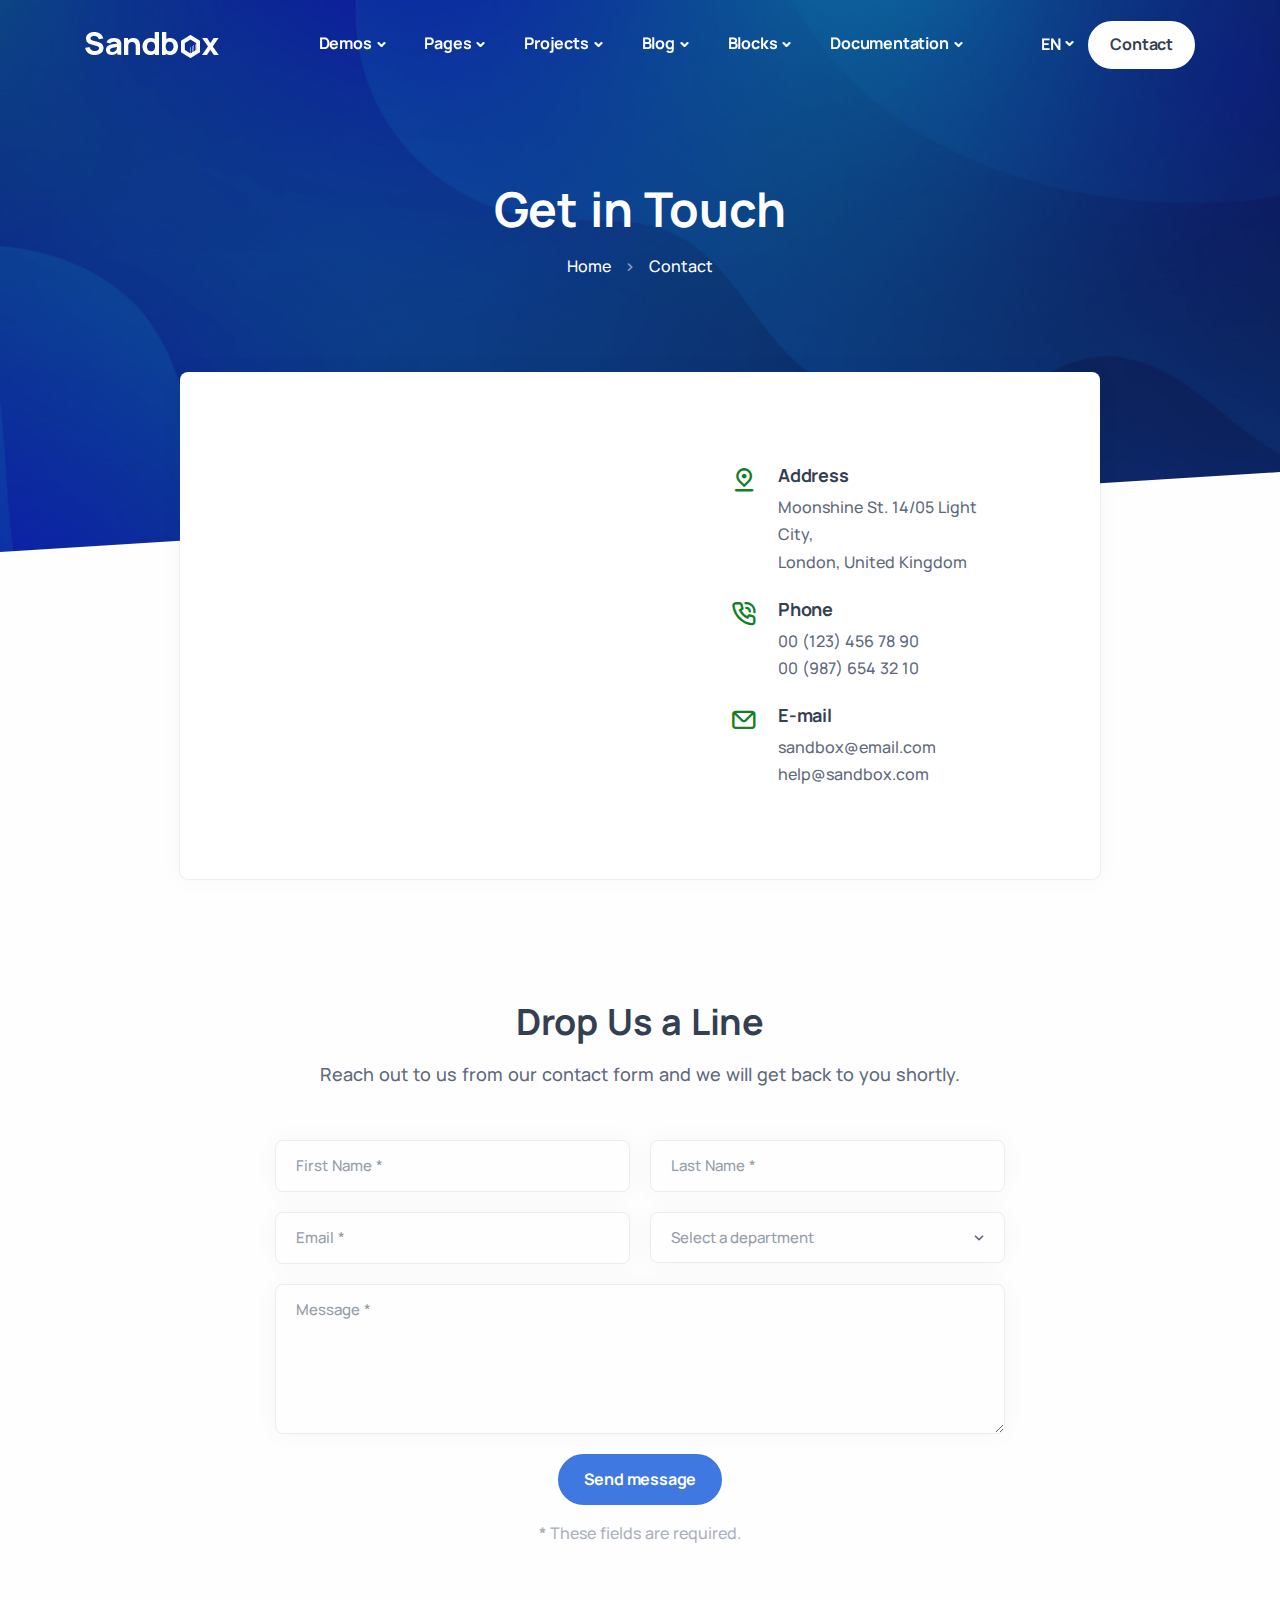
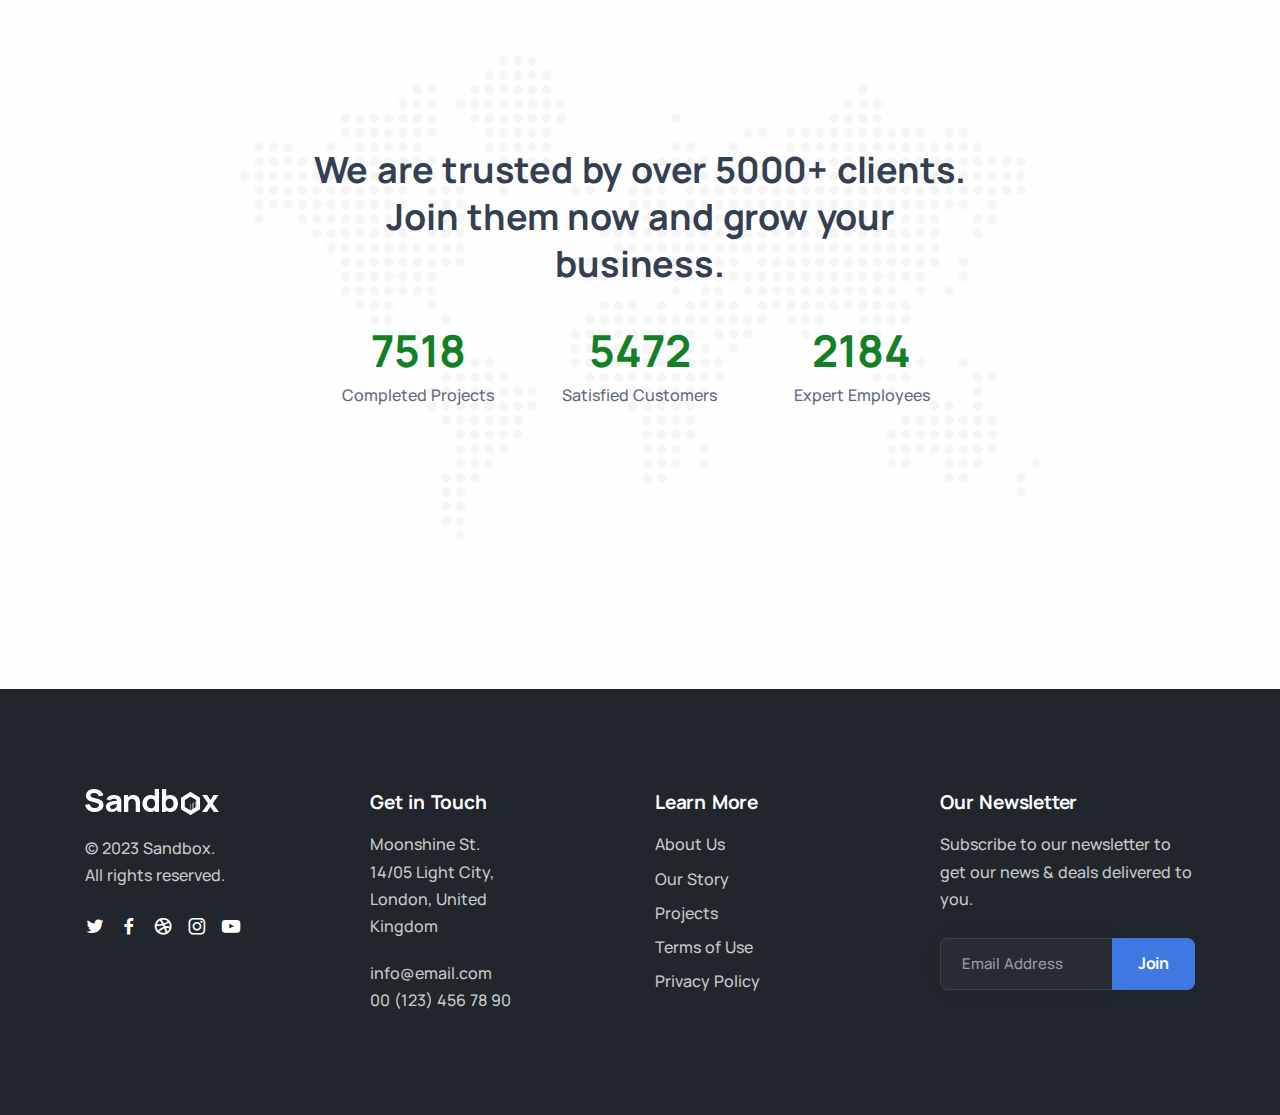
<file: contact.html>
<!DOCTYPE html>
<html lang="en">

<head>
  <meta charset="utf-8">
  <meta name="viewport" content="width=device-width, initial-scale=1.0">
  <meta name="description" content="An impressive and flawless site template that includes various UI elements and countless features, attractive ready-made blocks and rich pages, basically everything you need to create a unique and professional website.">
  <meta name="keywords" content="bootstrap 5, business, corporate, creative, gulp, marketing, minimal, modern, multipurpose, one page, responsive, saas, sass, seo, startup, html5 template, site template">
  <meta name="author" content="elemis">
  <title>Sandbox - Modern & Multipurpose Bootstrap 5 Template</title>
  <link rel="shortcut icon" href="./assets/img/favicon.png">
  <link rel="stylesheet" href="./assets/css/plugins.css">
  <link rel="stylesheet" href="./assets/css/style.css">
</head>

<body>
  <div class="content-wrapper">
    <header class="wrapper bg-soft-primary">
      <nav class="navbar navbar-expand-lg center-nav transparent position-absolute navbar-dark">
        <div class="container flex-lg-row flex-nowrap align-items-center">
          <div class="navbar-brand w-100">
            <a href="./index.html">
              <img class="logo-dark" src="./assets/img/logo.png" srcset="./assets/img/logo@2x.png 2x" alt="" />
              <img class="logo-light" src="./assets/img/logo-light.png" srcset="./assets/img/logo-light@2x.png 2x" alt="" />
            </a>
          </div>
          <div class="navbar-collapse offcanvas offcanvas-nav offcanvas-start">
            <div class="offcanvas-header d-lg-none">
              <h3 class="text-white fs-30 mb-0">Sandbox</h3>
              <button type="button" class="btn-close btn-close-white" data-bs-dismiss="offcanvas" aria-label="Close"></button>
            </div>
            <div class="offcanvas-body ms-lg-auto d-flex flex-column h-100">
              <ul class="navbar-nav">
                <li class="nav-item dropdown dropdown-mega">
                  <a class="nav-link dropdown-toggle" href="#" data-bs-toggle="dropdown">Demos</a>
                  <ul class="dropdown-menu mega-menu mega-menu-dark mega-menu-img">
                    <li class="mega-menu-content mega-menu-scroll">
                      <ul class="row row-cols-1 row-cols-lg-6 gx-0 gx-lg-4 gy-lg-2 list-unstyled">
                        <li class="col">
                          <a class="dropdown-item" href="./demo1.html">
                            <figure class="rounded lift d-none d-lg-block"><img src="./assets/img/demos/mi1.jpg" srcset="./assets/img/demos/mi1@2x.jpg 2x" alt=""></figure>
                            <span class="d-lg-none">Demo 1</span>
                          </a>
                        </li>
                        <li class="col">
                          <a class="dropdown-item" href="./demo2.html">
                            <figure class="rounded lift d-none d-lg-block"><img src="./assets/img/demos/mi2.jpg" srcset="./assets/img/demos/mi2@2x.jpg 2x" alt=""></figure>
                            <span class="d-lg-none">Demo 2</span>
                          </a>
                        </li>
                        <li class="col">
                          <a class="dropdown-item" href="./demo3.html">
                            <figure class="rounded lift d-none d-lg-block"><img src="./assets/img/demos/mi3.jpg" srcset="./assets/img/demos/mi3@2x.jpg 2x" alt=""></figure>
                            <span class="d-lg-none">Demo 3</span>
                          </a>
                        </li>
                        <li class="col">
                          <a class="dropdown-item" href="./demo4.html">
                            <figure class="rounded lift d-none d-lg-block"><img src="./assets/img/demos/mi4.jpg" srcset="./assets/img/demos/mi4@2x.jpg 2x" alt=""></figure>
                            <span class="d-lg-none">Demo 4</span>
                          </a>
                        </li>
                        <li class="col">
                          <a class="dropdown-item" href="./demo5.html">
                            <figure class="rounded lift d-none d-lg-block"><img src="./assets/img/demos/mi5.jpg" srcset="./assets/img/demos/mi5@2x.jpg 2x" alt=""></figure>
                            <span class="d-lg-none">Demo 5</span>
                          </a>
                        </li>
                        <li class="col">
                          <a class="dropdown-item" href="./demo6.html">
                            <figure class="rounded lift d-none d-lg-block"><img src="./assets/img/demos/mi6.jpg" srcset="./assets/img/demos/mi6@2x.jpg 2x" alt=""></figure>
                            <span class="d-lg-none">Demo 6</span>
                          </a>
                        </li>
                        <li class="col">
                          <a class="dropdown-item" href="./demo7.html">
                            <figure class="rounded lift d-none d-lg-block"><img src="./assets/img/demos/mi7.jpg" srcset="./assets/img/demos/mi7@2x.jpg 2x" alt=""></figure>
                            <span class="d-lg-none">Demo 7</span>
                          </a>
                        </li>
                        <li class="col">
                          <a class="dropdown-item" href="./demo8.html">
                            <figure class="rounded lift d-none d-lg-block"><img src="./assets/img/demos/mi8.jpg" srcset="./assets/img/demos/mi8@2x.jpg 2x" alt=""></figure>
                            <span class="d-lg-none">Demo 8</span>
                          </a>
                        </li>
                        <li class="col">
                          <a class="dropdown-item" href="./demo9.html">
                            <figure class="rounded lift d-none d-lg-block"><img src="./assets/img/demos/mi9.jpg" srcset="./assets/img/demos/mi9@2x.jpg 2x" alt=""></figure>
                            <span class="d-lg-none">Demo 9</span>
                          </a>
                        </li>
                        <li class="col">
                          <a class="dropdown-item" href="./demo10.html">
                            <figure class="rounded lift d-none d-lg-block"><img src="./assets/img/demos/mi10.jpg" srcset="./assets/img/demos/mi10@2x.jpg 2x" alt=""></figure>
                            <span class="d-lg-none">Demo 10</span>
                          </a>
                        </li>
                        <li class="col">
                          <a class="dropdown-item" href="./demo11.html">
                            <figure class="rounded lift d-none d-lg-block"><img src="./assets/img/demos/mi11.jpg" srcset="./assets/img/demos/mi11@2x.jpg 2x" alt=""></figure>
                            <span class="d-lg-none">Demo 11</span>
                          </a>
                        </li>
                        <li class="col">
                          <a class="dropdown-item" href="./demo12.html">
                            <figure class="rounded lift d-none d-lg-block"><img src="./assets/img/demos/mi12.jpg" srcset="./assets/img/demos/mi12@2x.jpg 2x" alt=""></figure>
                            <span class="d-lg-none">Demo 12</span>
                          </a>
                        </li>
                        <li class="col">
                          <a class="dropdown-item" href="./demo13.html">
                            <figure class="rounded lift d-none d-lg-block"><img src="./assets/img/demos/mi13.jpg" srcset="./assets/img/demos/mi13@2x.jpg 2x" alt=""></figure>
                            <span class="d-lg-none">Demo 13</span>
                          </a>
                        </li>
                        <li class="col">
                          <a class="dropdown-item" href="./demo14.html">
                            <figure class="rounded lift d-none d-lg-block"><img src="./assets/img/demos/mi14.jpg" srcset="./assets/img/demos/mi14@2x.jpg 2x" alt=""></figure>
                            <span class="d-lg-none">Demo 14</span>
                          </a>
                        </li>
                        <li class="col">
                          <a class="dropdown-item" href="./demo15.html">
                            <figure class="rounded lift d-none d-lg-block"><img src="./assets/img/demos/mi15.jpg" srcset="./assets/img/demos/mi15@2x.jpg 2x" alt=""></figure>
                            <span class="d-lg-none">Demo 15</span>
                          </a>
                        </li>
                        <li class="col">
                          <a class="dropdown-item" href="./demo16.html">
                            <figure class="rounded lift d-none d-lg-block"><img src="./assets/img/demos/mi16.jpg" srcset="./assets/img/demos/mi16@2x.jpg 2x" alt=""></figure>
                            <span class="d-lg-none">Demo 16</span>
                          </a>
                        </li>
                        <li class="col">
                          <a class="dropdown-item" href="./demo17.html">
                            <figure class="rounded lift d-none d-lg-block"><img src="./assets/img/demos/mi17.jpg" srcset="./assets/img/demos/mi17@2x.jpg 2x" alt=""></figure>
                            <span class="d-lg-none">Demo 17</span>
                          </a>
                        </li>
                        <li class="col">
                          <a class="dropdown-item" href="./demo18.html">
                            <figure class="rounded lift d-none d-lg-block"><img src="./assets/img/demos/mi18.jpg" srcset="./assets/img/demos/mi18@2x.jpg 2x" alt=""></figure>
                            <span class="d-lg-none">Demo 18</span>
                          </a>
                        </li>
                        <li class="col">
                          <a class="dropdown-item" href="./demo19.html">
                            <figure class="rounded lift d-none d-lg-block"><img src="./assets/img/demos/mi19.jpg" srcset="./assets/img/demos/mi19@2x.jpg 2x" alt=""></figure>
                            <span class="d-lg-none">Demo 19</span>
                          </a>
                        </li>
                        <li class="col">
                          <a class="dropdown-item" href="./demo20.html">
                            <figure class="rounded lift d-none d-lg-block"><img src="./assets/img/demos/mi20.jpg" srcset="./assets/img/demos/mi20@2x.jpg 2x" alt=""></figure>
                            <span class="d-lg-none">Demo 20</span>
                          </a>
                        </li>
                        <li class="col">
                          <a class="dropdown-item" href="./demo21.html">
                            <figure class="rounded lift d-none d-lg-block"><img src="./assets/img/demos/mi21.jpg" srcset="./assets/img/demos/mi21@2x.jpg 2x" alt=""></figure>
                            <span class="d-lg-none">Demo 21</span>
                          </a>
                        </li>
                        <li class="col">
                          <a class="dropdown-item" href="./demo22.html">
                            <figure class="rounded lift d-none d-lg-block"><img src="./assets/img/demos/mi22.jpg" srcset="./assets/img/demos/mi22@2x.jpg 2x" alt=""></figure>
                            <span class="d-lg-none">Demo 22</span>
                          </a>
                        </li>
                        <li class="col">
                          <a class="dropdown-item" href="./demo23.html">
                            <figure class="rounded lift d-none d-lg-block"><img src="./assets/img/demos/mi23.jpg" srcset="./assets/img/demos/mi23@2x.jpg 2x" alt=""></figure>
                            <span class="d-lg-none">Demo 23</span>
                          </a>
                        </li>
                        <li class="col">
                          <a class="dropdown-item" href="./demo24.html">
                            <figure class="rounded lift d-none d-lg-block"><img src="./assets/img/demos/mi24.jpg" srcset="./assets/img/demos/mi24@2x.jpg 2x" alt=""></figure>
                            <span class="d-lg-none">Demo 24</span>
                          </a>
                        </li>
                        <li class="col">
                          <a class="dropdown-item" href="./demo25.html">
                            <figure class="rounded lift d-none d-lg-block"><img src="./assets/img/demos/mi25.jpg" srcset="./assets/img/demos/mi25@2x.jpg 2x" alt=""></figure>
                            <span class="d-lg-none">Demo 25</span>
                          </a>
                        </li>
                        <li class="col">
                          <a class="dropdown-item" href="./demo26.html">
                            <figure class="rounded lift d-none d-lg-block"><img src="./assets/img/demos/mi26.jpg" srcset="./assets/img/demos/mi26@2x.jpg 2x" alt=""></figure>
                            <span class="d-lg-none">Demo 26</span>
                          </a>
                        </li>
                        <li class="col">
                          <a class="dropdown-item" href="./demo27.html">
                            <figure class="rounded lift d-none d-lg-block"><img src="./assets/img/demos/mi27.jpg" srcset="./assets/img/demos/mi27@2x.jpg 2x" alt=""></figure>
                            <span class="d-lg-none">Demo 27</span>
                          </a>
                        </li>
                        <li class="col">
                          <a class="dropdown-item" href="./demo28.html">
                            <figure class="rounded lift d-none d-lg-block"><img src="./assets/img/demos/mi28.jpg" srcset="./assets/img/demos/mi28@2x.jpg 2x" alt=""></figure>
                            <span class="d-lg-none">Demo 28</span>
                          </a>
                        </li>
                        <li class="col">
                          <a class="dropdown-item" href="./demo29.html">
                            <figure class="rounded lift d-none d-lg-block"><img src="./assets/img/demos/mi29.jpg" srcset="./assets/img/demos/mi29@2x.jpg 2x" alt=""></figure>
                            <span class="d-lg-none">Demo 29</span>
                          </a>
                        </li>
                        <li class="col">
                          <a class="dropdown-item" href="./demo30.html">
                            <figure class="rounded lift d-none d-lg-block"><img src="./assets/img/demos/mi30.jpg" srcset="./assets/img/demos/mi30@2x.jpg 2x" alt=""></figure>
                            <span class="d-lg-none">Demo 30</span>
                          </a>
                        </li>
                        <li class="col">
                          <a class="dropdown-item" href="./demo31.html">
                            <figure class="rounded lift d-none d-lg-block"><img src="./assets/img/demos/mi31.jpg" srcset="./assets/img/demos/mi31@2x.jpg 2x" alt=""></figure>
                            <span class="d-lg-none">Demo 31</span>
                          </a>
                        </li>
                        <li class="col">
                          <a class="dropdown-item" href="./demo32.html">
                            <figure class="rounded lift d-none d-lg-block"><img src="./assets/img/demos/mi32.jpg" srcset="./assets/img/demos/mi32@2x.jpg 2x" alt=""></figure>
                            <span class="d-lg-none">Demo 32</span>
                          </a>
                        </li>
                        <li class="col">
                          <a class="dropdown-item" href="./demo33.html">
                            <figure class="rounded lift d-none d-lg-block"><img src="./assets/img/demos/mi33.jpg" srcset="./assets/img/demos/mi33@2x.jpg 2x" alt=""></figure>
                            <span class="d-lg-none">Demo 33</span>
                          </a>
                        </li>
                        <li class="col">
                          <a class="dropdown-item" href="./demo34.html">
                            <figure class="rounded lift d-none d-lg-block"><img src="./assets/img/demos/mi34.jpg" srcset="./assets/img/demos/mi34@2x.jpg 2x" alt=""></figure>
                            <span class="d-lg-none">Demo 34</span>
                          </a>
                        </li>
                      </ul>
                      <!--/.row -->
                      <span class="d-none d-lg-flex"><i class="uil uil-direction"></i><strong>Scroll to view more</strong></span>
                    </li>
                    <!--/.mega-menu-content-->
                  </ul>
                  <!--/.dropdown-menu -->
                </li>
                <li class="nav-item dropdown">
                  <a class="nav-link dropdown-toggle" href="#" data-bs-toggle="dropdown">Pages</a>
                  <ul class="dropdown-menu">
                    <li class="dropdown dropdown-submenu dropend"><a class="dropdown-item dropdown-toggle" href="#" data-bs-toggle="dropdown">Services</a>
                      <ul class="dropdown-menu">
                        <li class="nav-item"><a class="dropdown-item" href="./services.html">Services I</a></li>
                        <li class="nav-item"><a class="dropdown-item" href="./services2.html">Services II</a></li>
                      </ul>
                    </li>
                    <li class="dropdown dropdown-submenu dropend"><a class="dropdown-item dropdown-toggle" href="#" data-bs-toggle="dropdown">About</a>
                      <ul class="dropdown-menu">
                        <li class="nav-item"><a class="dropdown-item" href="./about.html">About I</a></li>
                        <li class="nav-item"><a class="dropdown-item" href="./about2.html">About II</a></li>
                      </ul>
                    </li>
                    <li class="dropdown dropdown-submenu dropend"><a class="dropdown-item dropdown-toggle" href="#" data-bs-toggle="dropdown">Shop</a>
                      <ul class="dropdown-menu">
                        <li class="nav-item"><a class="dropdown-item" href="./shop.html">Shop I</a></li>
                        <li class="nav-item"><a class="dropdown-item" href="./shop2.html">Shop II</a></li>
                        <li class="nav-item"><a class="dropdown-item" href="./shop-product.html">Product Page</a></li>
                        <li class="nav-item"><a class="dropdown-item" href="./shop-cart.html">Shopping Cart</a></li>
                        <li class="nav-item"><a class="dropdown-item" href="./shop-checkout.html">Checkout</a></li>
                      </ul>
                    </li>
                    <li class="dropdown dropdown-submenu dropend"><a class="dropdown-item dropdown-toggle" href="#" data-bs-toggle="dropdown">Contact</a>
                      <ul class="dropdown-menu">
                        <li class="nav-item"><a class="dropdown-item" href="./contact.html">Contact I</a></li>
                        <li class="nav-item"><a class="dropdown-item" href="./contact2.html">Contact II</a></li>
                        <li class="nav-item"><a class="dropdown-item" href="./contact3.html">Contact III</a></li>
                      </ul>
                    </li>
                    <li class="dropdown dropdown-submenu dropend"><a class="dropdown-item dropdown-toggle" href="#" data-bs-toggle="dropdown">Career</a>
                      <ul class="dropdown-menu">
                        <li class="nav-item"><a class="dropdown-item" href="./career.html">Job Listing I</a></li>
                        <li class="nav-item"><a class="dropdown-item" href="./career2.html">Job Listing II</a></li>
                        <li class="nav-item"><a class="dropdown-item" href="./career-job.html">Job Description</a></li>
                      </ul>
                    </li>
                    <li class="dropdown dropdown-submenu dropend"><a class="dropdown-item dropdown-toggle" href="#" data-bs-toggle="dropdown">Utility</a>
                      <ul class="dropdown-menu">
                        <li class="nav-item"><a class="dropdown-item" href="./404.html">404 Not Found</a></li>
                        <li class="nav-item"><a class="dropdown-item" href="./page-loader.html">Page Loader</a></li>
                        <li class="nav-item"><a class="dropdown-item" href="./signin.html">Sign In I</a></li>
                        <li class="nav-item"><a class="dropdown-item" href="./signin2.html">Sign In II</a></li>
                        <li class="nav-item"><a class="dropdown-item" href="./signup.html">Sign Up I</a></li>
                        <li class="nav-item"><a class="dropdown-item" href="./signup2.html">Sign Up II</a></li>
                        <li class="nav-item"><a class="dropdown-item" href="./terms.html">Terms</a></li>
                      </ul>
                    </li>
                    <li class="nav-item"><a class="dropdown-item" href="./pricing.html">Pricing</a></li>
                    <li class="nav-item"><a class="dropdown-item" href="./onepage.html">One Page</a></li>
                  </ul>
                </li>
                <li class="nav-item dropdown">
                  <a class="nav-link dropdown-toggle" href="#" data-bs-toggle="dropdown">Projects</a>
                  <div class="dropdown-menu dropdown-lg">
                    <div class="dropdown-lg-content">
                      <div>
                        <h6 class="dropdown-header">Project Pages</h6>
                        <ul class="list-unstyled">
                          <li><a class="dropdown-item" href="./projects.html">Projects I</a></li>
                          <li><a class="dropdown-item" href="./projects2.html">Projects II</a></li>
                          <li><a class="dropdown-item" href="./projects3.html">Projects III</a></li>
                          <li><a class="dropdown-item" href="./projects4.html">Projects IV</a></li>
                        </ul>
                      </div>
                      <!-- /.column -->
                      <div>
                        <h6 class="dropdown-header">Single Projects</h6>
                        <ul class="list-unstyled">
                          <li><a class="dropdown-item" href="./single-project.html">Single Project I</a></li>
                          <li><a class="dropdown-item" href="./single-project2.html">Single Project II</a></li>
                          <li><a class="dropdown-item" href="./single-project3.html">Single Project III</a></li>
                          <li><a class="dropdown-item" href="./single-project4.html">Single Project IV</a></li>
                        </ul>
                      </div>
                      <!-- /.column -->
                    </div>
                    <!-- /auto-column -->
                  </div>
                </li>
                <li class="nav-item dropdown">
                  <a class="nav-link dropdown-toggle" href="#" data-bs-toggle="dropdown">Blog</a>
                  <ul class="dropdown-menu">
                    <li class="nav-item"><a class="dropdown-item" href="./blog.html">Blog without Sidebar</a></li>
                    <li class="nav-item"><a class="dropdown-item" href="./blog2.html">Blog with Sidebar</a></li>
                    <li class="nav-item"><a class="dropdown-item" href="./blog3.html">Blog with Left Sidebar</a></li>
                    <li class="dropdown dropdown-submenu dropend"><a class="dropdown-item dropdown-toggle" href="#" data-bs-toggle="dropdown">Blog Posts</a>
                      <ul class="dropdown-menu">
                        <li class="nav-item"><a class="dropdown-item" href="./blog-post.html">Post without Sidebar</a></li>
                        <li class="nav-item"><a class="dropdown-item" href="./blog-post2.html">Post with Sidebar</a></li>
                        <li class="nav-item"><a class="dropdown-item" href="./blog-post3.html">Post with Left Sidebar</a></li>
                      </ul>
                    </li>
                  </ul>
                </li>
                <li class="nav-item dropdown dropdown-mega">
                  <a class="nav-link dropdown-toggle" href="#" data-bs-toggle="dropdown">Blocks</a>
                  <ul class="dropdown-menu mega-menu mega-menu-dark mega-menu-img">
                    <li class="mega-menu-content">
                      <ul class="row row-cols-1 row-cols-lg-6 gx-0 gx-lg-6 gy-lg-4 list-unstyled">
                        <li class="col"><a class="dropdown-item" href="./docs/blocks/about.html">
                            <div class="rounded img-svg d-none d-lg-block p-4 mb-lg-2"><img class="rounded-0" src="./assets/img/demos/block1.svg" alt=""></div>
                            <span>About</span>
                          </a>
                        </li>
                        <li class="col"><a class="dropdown-item" href="./docs/blocks/blog.html">
                            <div class="rounded img-svg d-none d-lg-block p-4 mb-lg-2"><img class="rounded-0" src="./assets/img/demos/block2.svg" alt=""></div>
                            <span>Blog</span>
                          </a>
                        </li>
                        <li class="col"><a class="dropdown-item" href="./docs/blocks/call-to-action.html">
                            <div class="rounded img-svg d-none d-lg-block p-4 mb-lg-2"><img class="rounded-0" src="./assets/img/demos/block3.svg" alt=""></div>
                            <span>Call to Action</span>
                          </a>
                        </li>
                        <li class="col"><a class="dropdown-item" href="./docs/blocks/clients.html">
                            <div class="rounded img-svg d-none d-lg-block p-4 mb-lg-2"><img class="rounded-0" src="./assets/img/demos/block4.svg" alt=""></div>
                            <span>Clients</span>
                          </a>
                        </li>
                        <li class="col"><a class="dropdown-item" href="./docs/blocks/contact.html">
                            <div class="rounded img-svg d-none d-lg-block p-4 mb-lg-2"><img class="rounded-0" src="./assets/img/demos/block5.svg" alt=""></div>
                            <span>Contact</span>
                          </a>
                        </li>
                        <li class="col"><a class="dropdown-item" href="./docs/blocks/facts.html">
                            <div class="rounded img-svg d-none d-lg-block p-4 mb-lg-2"><img class="rounded-0" src="./assets/img/demos/block6.svg" alt=""></div>
                            <span>Facts</span>
                          </a>
                        </li>
                        <li class="col"><a class="dropdown-item" href="./docs/blocks/faq.html">
                            <div class="rounded img-svg d-none d-lg-block p-4 mb-lg-2"><img class="rounded-0" src="./assets/img/demos/block7.svg" alt=""></div>
                            <span>FAQ</span>
                          </a>
                        </li>
                        <li class="col"><a class="dropdown-item" href="./docs/blocks/features.html">
                            <div class="rounded img-svg d-none d-lg-block p-4 mb-lg-2"><img class="rounded-0" src="./assets/img/demos/block8.svg" alt=""></div>
                            <span>Features</span>
                          </a>
                        </li>
                        <li class="col"><a class="dropdown-item" href="./docs/blocks/footer.html">
                            <div class="rounded img-svg d-none d-lg-block p-4 mb-lg-2"><img class="rounded-0" src="./assets/img/demos/block9.svg" alt=""></div>
                            <span>Footer</span>
                          </a>
                        </li>
                        <li class="col"><a class="dropdown-item" href="./docs/blocks/hero.html">
                            <div class="rounded img-svg d-none d-lg-block p-4 mb-lg-2"><img class="rounded-0" src="./assets/img/demos/block10.svg" alt=""></div>
                            <span>Hero</span>
                          </a>
                        </li>
                        <li class="col"><a class="dropdown-item" href="./docs/blocks/misc.html">
                            <div class="rounded img-svg d-none d-lg-block p-4 mb-lg-2"><img class="rounded-0" src="./assets/img/demos/block17.svg" alt=""></div>
                            <span>Misc</span>
                          </a>
                        </li>
                        <li class="col"><a class="dropdown-item" href="./docs/blocks/navbar.html">
                            <div class="rounded img-svg d-none d-lg-block p-4 mb-lg-2"><img class="rounded-0" src="./assets/img/demos/block11.svg" alt=""></div>
                            <span>Navbar</span>
                          </a>
                        </li>
                        <li class="col"><a class="dropdown-item" href="./docs/blocks/portfolio.html">
                            <div class="rounded img-svg d-none d-lg-block p-4 mb-lg-2"><img class="rounded-0" src="./assets/img/demos/block12.svg" alt=""></div>
                            <span>Portfolio</span>
                          </a>
                        </li>
                        <li class="col"><a class="dropdown-item" href="./docs/blocks/pricing.html">
                            <div class="rounded img-svg d-none d-lg-block p-4 mb-lg-2"><img class="rounded-0" src="./assets/img/demos/block13.svg" alt=""></div>
                            <span>Pricing</span>
                          </a>
                        </li>
                        <li class="col"><a class="dropdown-item" href="./docs/blocks/process.html">
                            <div class="rounded img-svg d-none d-lg-block p-4 mb-lg-2"><img class="rounded-0" src="./assets/img/demos/block14.svg" alt=""></div>
                            <span>Process</span>
                          </a>
                        </li>
                        <li class="col"><a class="dropdown-item" href="./docs/blocks/team.html">
                            <div class="rounded img-svg d-none d-lg-block p-4 mb-lg-2"><img class="rounded-0" src="./assets/img/demos/block15.svg" alt=""></div>
                            <span>Team</span>
                          </a>
                        </li>
                        <li class="col"><a class="dropdown-item" href="./docs/blocks/testimonials.html">
                            <div class="rounded img-svg d-none d-lg-block p-4 mb-lg-2"><img class="rounded-0" src="./assets/img/demos/block16.svg" alt=""></div>
                            <span>Testimonials</span>
                          </a>
                        </li>
                      </ul>
                      <!--/.row -->
                    </li>
                    <!--/.mega-menu-content-->
                  </ul>
                  <!--/.dropdown-menu -->
                </li>
                <li class="nav-item dropdown dropdown-mega">
                  <a class="nav-link dropdown-toggle" href="#" data-bs-toggle="dropdown">Documentation</a>
                  <ul class="dropdown-menu mega-menu">
                    <li class="mega-menu-content">
                      <div class="row gx-0 gx-lg-3">
                        <div class="col-lg-4">
                          <h6 class="dropdown-header">Usage</h6>
                          <ul class="list-unstyled cc-2 pb-lg-1">
                            <li><a class="dropdown-item" href="./docs/index.html">Get Started</a></li>
                            <li><a class="dropdown-item" href="./docs/forms.html">Forms</a></li>
                            <li><a class="dropdown-item" href="./docs/faq.html">FAQ</a></li>
                            <li><a class="dropdown-item" href="./docs/changelog.html">Changelog</a></li>
                            <li><a class="dropdown-item" href="./docs/credits.html">Credits</a></li>
                          </ul>
                          <h6 class="dropdown-header mt-lg-6">Styleguide</h6>
                          <ul class="list-unstyled cc-2">
                            <li><a class="dropdown-item" href="./docs/styleguide/colors.html">Colors</a></li>
                            <li><a class="dropdown-item" href="./docs/styleguide/fonts.html">Fonts</a></li>
                            <li><a class="dropdown-item" href="./docs/styleguide/icons-svg.html">SVG Icons</a></li>
                            <li><a class="dropdown-item" href="./docs/styleguide/icons-font.html">Font Icons</a></li>
                            <li><a class="dropdown-item" href="./docs/styleguide/illustrations.html">Illustrations</a></li>
                            <li><a class="dropdown-item" href="./docs/styleguide/backgrounds.html">Backgrounds</a></li>
                            <li><a class="dropdown-item" href="./docs/styleguide/misc.html">Misc</a></li>
                          </ul>
                        </div>
                        <!--/column -->
                        <div class="col-lg-8">
                          <h6 class="dropdown-header">Elements</h6>
                          <ul class="list-unstyled cc-3">
                            <li><a class="dropdown-item" href="./docs/elements/accordion.html">Accordion</a></li>
                            <li><a class="dropdown-item" href="./docs/elements/alerts.html">Alerts</a></li>
                            <li><a class="dropdown-item" href="./docs/elements/animations.html">Animations</a></li>
                            <li><a class="dropdown-item" href="./docs/elements/avatars.html">Avatars</a></li>
                            <li><a class="dropdown-item" href="./docs/elements/background.html">Background</a></li>
                            <li><a class="dropdown-item" href="./docs/elements/badges.html">Badges</a></li>
                            <li><a class="dropdown-item" href="./docs/elements/buttons.html">Buttons</a></li>
                            <li><a class="dropdown-item" href="./docs/elements/card.html">Card</a></li>
                            <li><a class="dropdown-item" href="./docs/elements/carousel.html">Carousel</a></li>
                            <li><a class="dropdown-item" href="./docs/elements/dividers.html">Dividers</a></li>
                            <li><a class="dropdown-item" href="./docs/elements/form-elements.html">Form Elements</a></li>
                            <li><a class="dropdown-item" href="./docs/elements/image-hover.html">Image Hover</a></li>
                            <li><a class="dropdown-item" href="./docs/elements/image-mask.html">Image Mask</a></li>
                            <li><a class="dropdown-item" href="./docs/elements/lightbox.html">Lightbox</a></li>
                            <li><a class="dropdown-item" href="./docs/elements/player.html">Media Player</a></li>
                            <li><a class="dropdown-item" href="./docs/elements/modal.html">Modal</a></li>
                            <li><a class="dropdown-item" href="./docs/elements/pagination.html">Pagination</a></li>
                            <li><a class="dropdown-item" href="./docs/elements/progressbar.html">Progressbar</a></li>
                            <li><a class="dropdown-item" href="./docs/elements/shadows.html">Shadows</a></li>
                            <li><a class="dropdown-item" href="./docs/elements/shapes.html">Shapes</a></li>
                            <li><a class="dropdown-item" href="./docs/elements/tables.html">Tables</a></li>
                            <li><a class="dropdown-item" href="./docs/elements/tabs.html">Tabs</a></li>
                            <li><a class="dropdown-item" href="./docs/elements/text-animations.html">Text Animations</a></li>
                            <li><a class="dropdown-item" href="./docs/elements/text-highlight.html">Text Highlight</a></li>
                            <li><a class="dropdown-item" href="./docs/elements/tiles.html">Tiles</a></li>
                            <li><a class="dropdown-item" href="./docs/elements/tooltips-popovers.html">Tooltips & Popovers</a></li>
                            <li><a class="dropdown-item" href="./docs/elements/typography.html">Typography</a></li>
                          </ul>
                        </div>
                        <!--/column -->
                      </div>
                      <!--/.row -->
                    </li>
                    <!--/.mega-menu-content-->
                  </ul>
                  <!--/.dropdown-menu -->
                </li>
              </ul>
              <!-- /.navbar-nav -->
              <div class="offcanvas-footer d-lg-none">
                <div>
                  <a href="mailto:first.last@email.com" class="link-inverse">info@email.com</a>
                  <br /> 00 (123) 456 78 90 <br />
                  <nav class="nav social social-white mt-4">
                    <a href="#"><i class="uil uil-twitter"></i></a>
                    <a href="#"><i class="uil uil-facebook-f"></i></a>
                    <a href="#"><i class="uil uil-dribbble"></i></a>
                    <a href="#"><i class="uil uil-instagram"></i></a>
                    <a href="#"><i class="uil uil-youtube"></i></a>
                  </nav>
                  <!-- /.social -->
                </div>
              </div>
              <!-- /.offcanvas-footer -->
            </div>
            <!-- /.offcanvas-body -->
          </div>
          <!-- /.navbar-collapse -->
          <div class="navbar-other w-100 d-flex ms-auto">
            <ul class="navbar-nav flex-row align-items-center ms-auto">
              <li class="nav-item dropdown language-select text-uppercase">
                <a class="nav-link dropdown-item dropdown-toggle" href="#" role="button" data-bs-toggle="dropdown" aria-haspopup="true" aria-expanded="false">En</a>
                <ul class="dropdown-menu">
                  <li class="nav-item"><a class="dropdown-item" href="#">En</a></li>
                  <li class="nav-item"><a class="dropdown-item" href="#">De</a></li>
                  <li class="nav-item"><a class="dropdown-item" href="#">Es</a></li>
                </ul>
              </li>
              <li class="nav-item d-none d-md-block">
                <a href="./contact.html" class="btn btn-sm btn-white rounded-pill">Contact</a>
              </li>
              <li class="nav-item d-lg-none">
                <button class="hamburger offcanvas-nav-btn"><span></span></button>
              </li>
            </ul>
            <!-- /.navbar-nav -->
          </div>
          <!-- /.navbar-other -->
        </div>
        <!-- /.container -->
      </nav>
      <!-- /.navbar -->
    </header>
    <!-- /header -->
    <section class="wrapper image-wrapper bg-image bg-overlay bg-overlay-400 text-white" data-image-src="./assets/img/photos/bg3.jpg">
      <div class="container pt-17 pb-20 pt-md-19 pb-md-21 text-center">
        <div class="row">
          <div class="col-lg-8 mx-auto">
            <h1 class="display-1 mb-3 text-white">Get in Touch</h1>
            <nav class="d-inline-block" aria-label="breadcrumb">
              <ol class="breadcrumb text-white">
                <li class="breadcrumb-item"><a href="#">Home</a></li>
                <li class="breadcrumb-item active" aria-current="page">Contact</li>
              </ol>
            </nav>
            <!-- /nav -->
          </div>
          <!-- /column -->
        </div>
        <!-- /.row -->
      </div>
      <!-- /.container -->
    </section>
    <!-- /section -->
    <section class="wrapper bg-light angled upper-end">
      <div class="container pb-11">
        <div class="row mb-14 mb-md-16">
          <div class="col-xl-10 mx-auto mt-n19">
            <div class="card">
              <div class="row gx-0">
                <div class="col-lg-6 align-self-stretch">
                  <div class="map map-full rounded-top rounded-lg-start">
                    <iframe src="https://www.google.com/maps/embed?pb=!1m18!1m12!1m3!1d25387.23478654725!2d-122.06115399490332!3d37.309248660190086!2m3!1f0!2f0!3f0!3m2!1i1024!2i768!4f13.1!3m3!1m2!1s0x808fb4571bd377ab%3A0x394d3fe1a3e178b4!2sCupertino%2C%20CA%2C%20USA!5e0!3m2!1sen!2str!4v1645437305701!5m2!1sen!2str" style="width:100%; height: 100%; border:0" allowfullscreen></iframe>
                  </div>
                  <!-- /.map -->
                </div>
                <!--/column -->
                <div class="col-lg-6">
                  <div class="p-10 p-md-11 p-lg-14">
                    <div class="d-flex flex-row">
                      <div>
                        <div class="icon text-primary fs-28 me-4 mt-n1"> <i class="uil uil-location-pin-alt"></i> </div>
                      </div>
                      <div class="align-self-start justify-content-start">
                        <h5 class="mb-1">Address</h5>
                        <address>Moonshine St. 14/05 Light City, <br class="d-none d-md-block" />London, United Kingdom</address>
                      </div>
                    </div>
                    <!--/div -->
                    <div class="d-flex flex-row">
                      <div>
                        <div class="icon text-primary fs-28 me-4 mt-n1"> <i class="uil uil-phone-volume"></i> </div>
                      </div>
                      <div>
                        <h5 class="mb-1">Phone</h5>
                        <p>00 (123) 456 78 90 <br />00 (987) 654 32 10</p>
                      </div>
                    </div>
                    <!--/div -->
                    <div class="d-flex flex-row">
                      <div>
                        <div class="icon text-primary fs-28 me-4 mt-n1"> <i class="uil uil-envelope"></i> </div>
                      </div>
                      <div>
                        <h5 class="mb-1">E-mail</h5>
                        <p class="mb-0"><a href="mailto:sandbox@email.com" class="link-body">sandbox@email.com</a></p>
                        <p class="mb-0"><a href="mailto:help@sandbox.com" class="link-body">help@sandbox.com</a></p>
                      </div>
                    </div>
                    <!--/div -->
                  </div>
                  <!--/div -->
                </div>
                <!--/column -->
              </div>
              <!--/.row -->
            </div>
            <!-- /.card -->
          </div>
          <!-- /column -->
        </div>
        <!-- /.row -->
        <div class="row">
          <div class="col-lg-10 offset-lg-1 col-xl-8 offset-xl-2">
            <h2 class="display-4 mb-3 text-center">Drop Us a Line</h2>
            <p class="lead text-center mb-10">Reach out to us from our contact form and we will get back to you shortly.</p>
            <form class="contact-form needs-validation" method="post" action="./assets/php/contact.php" novalidate>
              <div class="messages"></div>
              <div class="row gx-4">
                <div class="col-md-6">
                  <div class="form-floating mb-4">
                    <input id="form_name" type="text" name="name" class="form-control" placeholder="Jane" required>
                    <label for="form_name">First Name *</label>
                    <div class="valid-feedback"> Looks good! </div>
                    <div class="invalid-feedback"> Please enter your first name. </div>
                  </div>
                </div>
                <!-- /column -->
                <div class="col-md-6">
                  <div class="form-floating mb-4">
                    <input id="form_lastname" type="text" name="surname" class="form-control" placeholder="Doe" required>
                    <label for="form_lastname">Last Name *</label>
                    <div class="valid-feedback"> Looks good! </div>
                    <div class="invalid-feedback"> Please enter your last name. </div>
                  </div>
                </div>
                <!-- /column -->
                <div class="col-md-6">
                  <div class="form-floating mb-4">
                    <input id="form_email" type="email" name="email" class="form-control" placeholder="jane.doe@example.com" required>
                    <label for="form_email">Email *</label>
                    <div class="valid-feedback"> Looks good! </div>
                    <div class="invalid-feedback"> Please provide a valid email address. </div>
                  </div>
                </div>
                <!-- /column -->
                <div class="col-md-6">
                  <div class="form-select-wrapper mb-4">
                    <select class="form-select" id="form-select" name="department" required>
                      <option selected disabled value="">Select a department</option>
                      <option value="Sales">Sales</option>
                      <option value="Marketing">Marketing</option>
                      <option value="Customer Support">Customer Support</option>
                    </select>
                    <div class="valid-feedback"> Looks good! </div>
                    <div class="invalid-feedback"> Please select a department. </div>
                  </div>
                </div>
                <!-- /column -->
                <div class="col-12">
                  <div class="form-floating mb-4">
                    <textarea id="form_message" name="message" class="form-control" placeholder="Your message" style="height: 150px" required></textarea>
                    <label for="form_message">Message *</label>
                    <div class="valid-feedback"> Looks good! </div>
                    <div class="invalid-feedback"> Please enter your messsage. </div>
                  </div>
                </div>
                <!-- /column -->
                <div class="col-12 text-center">
                  <input type="submit" class="btn btn-primary rounded-pill btn-send mb-3" value="Send message">
                  <p class="text-muted"><strong>*</strong> These fields are required.</p>
                </div>
                <!-- /column -->
              </div>
              <!-- /.row -->
            </form>
            <!-- /form -->
          </div>
          <!-- /column -->
        </div>
        <!-- /.row -->
      </div>
      <!-- /.container -->
    </section>
    <!-- /section -->
    <section class="wrapper image-wrapper bg-auto no-overlay bg-image text-center bg-map" data-image-src="./assets/img/map.png">
      <div class="container pt-0 pb-14 pt-md-16 pb-md-18">
        <div class="row">
          <div class="col-lg-9 col-xxl-8 mx-auto">
            <h3 class="display-4 mb-8 px-xl-12">We are trusted by over 5000+ clients. Join them now and grow your business.</h3>
          </div>
          <!-- /.row -->
        </div>
        <!-- /column -->
        <div class="row">
          <div class="col-md-10 col-lg-9 col-xl-7 mx-auto">
            <div class="row align-items-center counter-wrapper gy-4 gy-md-0">
              <div class="col-md-4 text-center">
                <h3 class="counter counter-lg text-primary">7518</h3>
                <p>Completed Projects</p>
              </div>
              <!--/column -->
              <div class="col-md-4 text-center">
                <h3 class="counter counter-lg text-primary">5472</h3>
                <p>Satisfied Customers</p>
              </div>
              <!--/column -->
              <div class="col-md-4 text-center">
                <h3 class="counter counter-lg text-primary">2184</h3>
                <p>Expert Employees</p>
              </div>
              <!--/column -->
            </div>
            <!--/.row -->
          </div>
          <!-- /column -->
        </div>
        <!-- /.row -->
      </div>
      <!-- /.container -->
    </section>
    <!-- /section -->
  </div>
  <!-- /.content-wrapper -->
  <footer class="bg-dark text-inverse mt-0 mt-md-16">
    <div class="container py-13 py-md-15">
      <div class="row gy-6 gy-lg-0">
        <div class="col-md-4 col-lg-3">
          <div class="widget">
            <img class="mb-4" src="./assets/img/logo-light.png" srcset="./assets/img/logo-light@2x.png 2x" alt="" />
            <p class="mb-4">© 2023 Sandbox. <br class="d-none d-lg-block" />All rights reserved.</p>
            <nav class="nav social social-white">
              <a href="#"><i class="uil uil-twitter"></i></a>
              <a href="#"><i class="uil uil-facebook-f"></i></a>
              <a href="#"><i class="uil uil-dribbble"></i></a>
              <a href="#"><i class="uil uil-instagram"></i></a>
              <a href="#"><i class="uil uil-youtube"></i></a>
            </nav>
            <!-- /.social -->
          </div>
          <!-- /.widget -->
        </div>
        <!-- /column -->
        <div class="col-md-4 col-lg-3">
          <div class="widget">
            <h4 class="widget-title text-white mb-3">Get in Touch</h4>
            <address class="pe-xl-15 pe-xxl-17">Moonshine St. 14/05 Light City, London, United Kingdom</address>
            <a href="mailto:#">info@email.com</a><br /> 00 (123) 456 78 90
          </div>
          <!-- /.widget -->
        </div>
        <!-- /column -->
        <div class="col-md-4 col-lg-3">
          <div class="widget">
            <h4 class="widget-title text-white mb-3">Learn More</h4>
            <ul class="list-unstyled  mb-0">
              <li><a href="#">About Us</a></li>
              <li><a href="#">Our Story</a></li>
              <li><a href="#">Projects</a></li>
              <li><a href="#">Terms of Use</a></li>
              <li><a href="#">Privacy Policy</a></li>
            </ul>
          </div>
          <!-- /.widget -->
        </div>
        <!-- /column -->
        <div class="col-md-12 col-lg-3">
          <div class="widget">
            <h4 class="widget-title text-white mb-3">Our Newsletter</h4>
            <p class="mb-5">Subscribe to our newsletter to get our news & deals delivered to you.</p>
            <div class="newsletter-wrapper">
              <!-- Begin Mailchimp Signup Form -->
              <div id="mc_embed_signup2">
                <form action="https://elemisfreebies.us20.list-manage.com/subscribe/post?u=aa4947f70a475ce162057838d&amp;id=b49ef47a9a" method="post" id="mc-embedded-subscribe-form2" name="mc-embedded-subscribe-form" class="validate dark-fields" target="_blank" novalidate>
                  <div id="mc_embed_signup_scroll2">
                    <div class="mc-field-group input-group form-floating">
                      <input type="email" value="" name="EMAIL" class="required email form-control" placeholder="Email Address" id="mce-EMAIL2">
                      <label for="mce-EMAIL2">Email Address</label>
                      <input type="submit" value="Join" name="subscribe" id="mc-embedded-subscribe2" class="btn btn-primary ">
                    </div>
                    <div id="mce-responses2" class="clear">
                      <div class="response" id="mce-error-response2" style="display:none"></div>
                      <div class="response" id="mce-success-response2" style="display:none"></div>
                    </div> <!-- real people should not fill this in and expect good things - do not remove this or risk form bot signups-->
                    <div style="position: absolute; left: -5000px;" aria-hidden="true"><input type="text" name="b_ddc180777a163e0f9f66ee014_4b1bcfa0bc" tabindex="-1" value=""></div>
                    <div class="clear"></div>
                  </div>
                </form>
              </div>
              <!--End mc_embed_signup-->
            </div>
            <!-- /.newsletter-wrapper -->
          </div>
          <!-- /.widget -->
        </div>
        <!-- /column -->
      </div>
      <!--/.row -->
    </div>
    <!-- /.container -->
  </footer>
  <div class="progress-wrap">
    <svg class="progress-circle svg-content" width="100%" height="100%" viewBox="-1 -1 102 102">
      <path d="M50,1 a49,49 0 0,1 0,98 a49,49 0 0,1 0,-98" />
    </svg>
  </div>
  <script src="./assets/js/plugins.js"></script>
  <script src="./assets/js/theme.js"></script>
</body>

</html>
</file>
